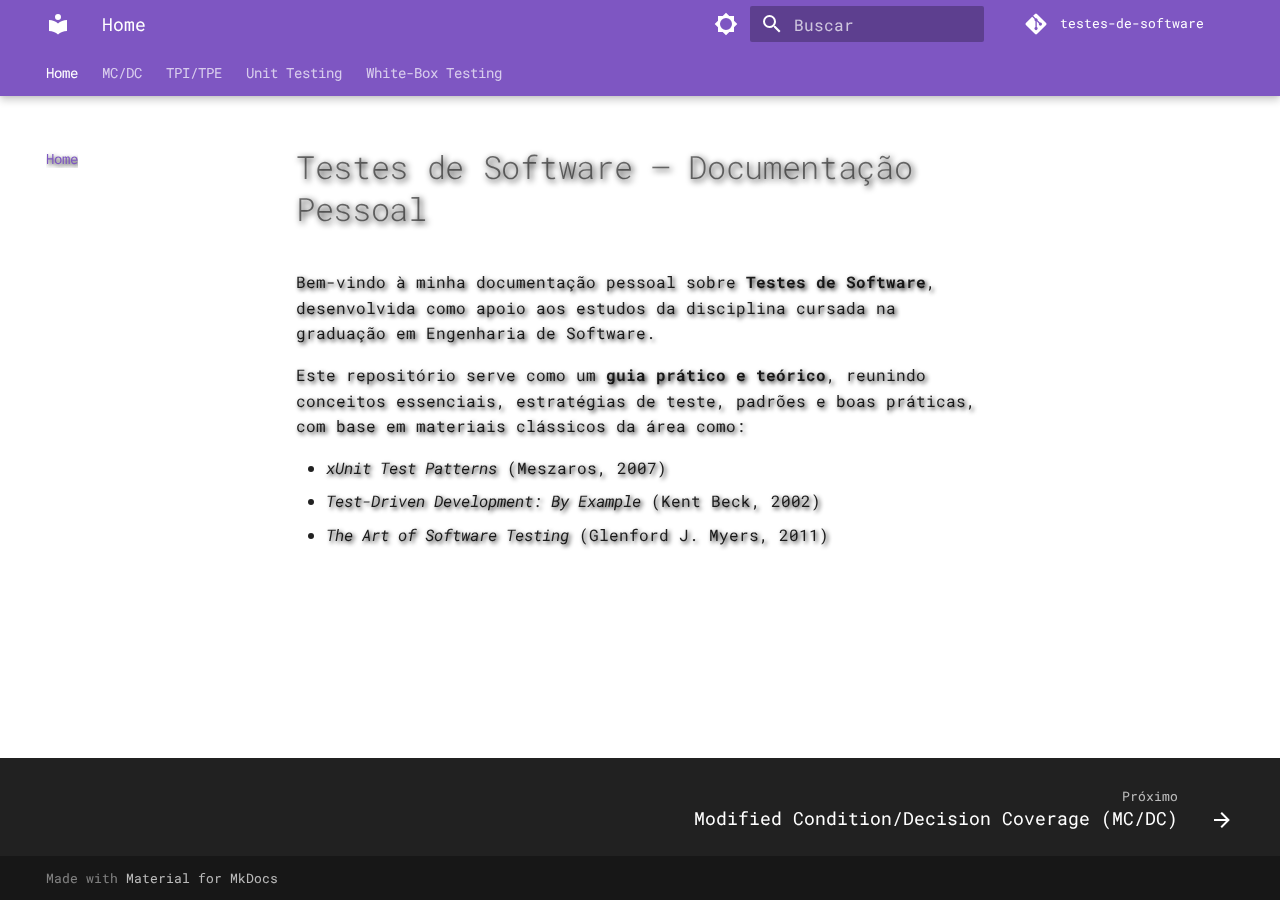
<file: index.html>
<!doctype html>
<html lang="pt" class="no-js">
  <head>
    
      <meta charset="utf-8">
      <meta name="viewport" content="width=device-width,initial-scale=1">
      
      
      
      
      
        <link rel="next" href="aae3/mc_dc/">
      
      
      <link rel="icon" href="assets/images/favicon.png">
      <meta name="generator" content="mkdocs-1.6.1, mkdocs-material-9.6.14">
    
    
      
        <title>Testes de Software</title>
      
    
    
      <link rel="stylesheet" href="assets/stylesheets/main.342714a4.min.css">
      
        
        <link rel="stylesheet" href="assets/stylesheets/palette.06af60db.min.css">
      
      


    
    
      
    
    
      
        
        
        <link rel="preconnect" href="https://fonts.gstatic.com" crossorigin>
        <link rel="stylesheet" href="https://fonts.googleapis.com/css?family=Roboto+Mono:300,300i,400,400i,700,700i%7CRoboto+Mono:400,400i,700,700i&display=fallback">
        <style>:root{--md-text-font:"Roboto Mono";--md-code-font:"Roboto Mono"}</style>
      
    
    
      <link rel="stylesheet" href="css/custom.css">
    
    <script>__md_scope=new URL(".",location),__md_hash=e=>[...e].reduce(((e,_)=>(e<<5)-e+_.charCodeAt(0)),0),__md_get=(e,_=localStorage,t=__md_scope)=>JSON.parse(_.getItem(t.pathname+"."+e)),__md_set=(e,_,t=localStorage,a=__md_scope)=>{try{t.setItem(a.pathname+"."+e,JSON.stringify(_))}catch(e){}}</script>
    
      

    
    
    
  </head>
  
  
    
    
      
    
    
    
    
    <body dir="ltr" data-md-color-scheme="default" data-md-color-primary="deep-purple" data-md-color-accent="deep-orange">
  
    
    <input class="md-toggle" data-md-toggle="drawer" type="checkbox" id="__drawer" autocomplete="off">
    <input class="md-toggle" data-md-toggle="search" type="checkbox" id="__search" autocomplete="off">
    <label class="md-overlay" for="__drawer"></label>
    <div data-md-component="skip">
      
        
        <a href="#testes-de-software-documentacao-pessoal" class="md-skip">
          Pular para conteúdo
        </a>
      
    </div>
    <div data-md-component="announce">
      
    </div>
    
    
      

  

<header class="md-header md-header--shadow md-header--lifted" data-md-component="header">
  <nav class="md-header__inner md-grid" aria-label="Cabeçalho">
    <a href="." title="Testes de Software" class="md-header__button md-logo" aria-label="Testes de Software" data-md-component="logo">
      
  
  <svg xmlns="http://www.w3.org/2000/svg" viewBox="0 0 24 24"><path d="M12 8a3 3 0 0 0 3-3 3 3 0 0 0-3-3 3 3 0 0 0-3 3 3 3 0 0 0 3 3m0 3.54C9.64 9.35 6.5 8 3 8v11c3.5 0 6.64 1.35 9 3.54 2.36-2.19 5.5-3.54 9-3.54V8c-3.5 0-6.64 1.35-9 3.54"/></svg>

    </a>
    <label class="md-header__button md-icon" for="__drawer">
      
      <svg xmlns="http://www.w3.org/2000/svg" viewBox="0 0 24 24"><path d="M3 6h18v2H3zm0 5h18v2H3zm0 5h18v2H3z"/></svg>
    </label>
    <div class="md-header__title" data-md-component="header-title">
      <div class="md-header__ellipsis">
        <div class="md-header__topic">
          <span class="md-ellipsis">
            Testes de Software
          </span>
        </div>
        <div class="md-header__topic" data-md-component="header-topic">
          <span class="md-ellipsis">
            
              Home
            
          </span>
        </div>
      </div>
    </div>
    
      
        <form class="md-header__option" data-md-component="palette">
  
    
    
    
    <input class="md-option" data-md-color-media="" data-md-color-scheme="default" data-md-color-primary="deep-purple" data-md-color-accent="deep-orange"  aria-label="Switch to dark mode"  type="radio" name="__palette" id="__palette_0">
    
      <label class="md-header__button md-icon" title="Switch to dark mode" for="__palette_1" hidden>
        <svg xmlns="http://www.w3.org/2000/svg" viewBox="0 0 24 24"><path d="M12 18a6 6 0 0 1-6-6 6 6 0 0 1 6-6 6 6 0 0 1 6 6 6 6 0 0 1-6 6m8-2.69L23.31 12 20 8.69V4h-4.69L12 .69 8.69 4H4v4.69L.69 12 4 15.31V20h4.69L12 23.31 15.31 20H20z"/></svg>
      </label>
    
  
    
    
    
    <input class="md-option" data-md-color-media="" data-md-color-scheme="slate" data-md-color-primary="deep-purple" data-md-color-accent="deep-orange"  aria-label="Switch to light mode"  type="radio" name="__palette" id="__palette_1">
    
      <label class="md-header__button md-icon" title="Switch to light mode" for="__palette_0" hidden>
        <svg xmlns="http://www.w3.org/2000/svg" viewBox="0 0 24 24"><path d="M10 2c-1.82 0-3.53.5-5 1.35C8 5.08 10 8.3 10 12s-2 6.92-5 8.65C6.47 21.5 8.18 22 10 22a10 10 0 0 0 10-10A10 10 0 0 0 10 2"/></svg>
      </label>
    
  
</form>
      
    
    
      <script>var palette=__md_get("__palette");if(palette&&palette.color){if("(prefers-color-scheme)"===palette.color.media){var media=matchMedia("(prefers-color-scheme: light)"),input=document.querySelector(media.matches?"[data-md-color-media='(prefers-color-scheme: light)']":"[data-md-color-media='(prefers-color-scheme: dark)']");palette.color.media=input.getAttribute("data-md-color-media"),palette.color.scheme=input.getAttribute("data-md-color-scheme"),palette.color.primary=input.getAttribute("data-md-color-primary"),palette.color.accent=input.getAttribute("data-md-color-accent")}for(var[key,value]of Object.entries(palette.color))document.body.setAttribute("data-md-color-"+key,value)}</script>
    
    
    
      
      
        <label class="md-header__button md-icon" for="__search">
          
          <svg xmlns="http://www.w3.org/2000/svg" viewBox="0 0 24 24"><path d="M9.5 3A6.5 6.5 0 0 1 16 9.5c0 1.61-.59 3.09-1.56 4.23l.27.27h.79l5 5-1.5 1.5-5-5v-.79l-.27-.27A6.52 6.52 0 0 1 9.5 16 6.5 6.5 0 0 1 3 9.5 6.5 6.5 0 0 1 9.5 3m0 2C7 5 5 7 5 9.5S7 14 9.5 14 14 12 14 9.5 12 5 9.5 5"/></svg>
        </label>
        <div class="md-search" data-md-component="search" role="dialog">
  <label class="md-search__overlay" for="__search"></label>
  <div class="md-search__inner" role="search">
    <form class="md-search__form" name="search">
      <input type="text" class="md-search__input" name="query" aria-label="Buscar" placeholder="Buscar" autocapitalize="off" autocorrect="off" autocomplete="off" spellcheck="false" data-md-component="search-query" required>
      <label class="md-search__icon md-icon" for="__search">
        
        <svg xmlns="http://www.w3.org/2000/svg" viewBox="0 0 24 24"><path d="M9.5 3A6.5 6.5 0 0 1 16 9.5c0 1.61-.59 3.09-1.56 4.23l.27.27h.79l5 5-1.5 1.5-5-5v-.79l-.27-.27A6.52 6.52 0 0 1 9.5 16 6.5 6.5 0 0 1 3 9.5 6.5 6.5 0 0 1 9.5 3m0 2C7 5 5 7 5 9.5S7 14 9.5 14 14 12 14 9.5 12 5 9.5 5"/></svg>
        
        <svg xmlns="http://www.w3.org/2000/svg" viewBox="0 0 24 24"><path d="M20 11v2H8l5.5 5.5-1.42 1.42L4.16 12l7.92-7.92L13.5 5.5 8 11z"/></svg>
      </label>
      <nav class="md-search__options" aria-label="Pesquisar">
        
        <button type="reset" class="md-search__icon md-icon" title="Limpar" aria-label="Limpar" tabindex="-1">
          
          <svg xmlns="http://www.w3.org/2000/svg" viewBox="0 0 24 24"><path d="M19 6.41 17.59 5 12 10.59 6.41 5 5 6.41 10.59 12 5 17.59 6.41 19 12 13.41 17.59 19 19 17.59 13.41 12z"/></svg>
        </button>
      </nav>
      
        <div class="md-search__suggest" data-md-component="search-suggest"></div>
      
    </form>
    <div class="md-search__output">
      <div class="md-search__scrollwrap" tabindex="0" data-md-scrollfix>
        <div class="md-search-result" data-md-component="search-result">
          <div class="md-search-result__meta">
            Inicializando busca
          </div>
          <ol class="md-search-result__list" role="presentation"></ol>
        </div>
      </div>
    </div>
  </div>
</div>
      
    
    
      <div class="md-header__source">
        <a href="https://github.com/arthurrochamoreira/Testes-de-Software" title="Ir para repositório" class="md-source" data-md-component="source">
  <div class="md-source__icon md-icon">
    
    <svg xmlns="http://www.w3.org/2000/svg" viewBox="0 0 448 512"><!--! Font Awesome Free 6.7.2 by @fontawesome - https://fontawesome.com License - https://fontawesome.com/license/free (Icons: CC BY 4.0, Fonts: SIL OFL 1.1, Code: MIT License) Copyright 2024 Fonticons, Inc.--><path d="M439.55 236.05 244 40.45a28.87 28.87 0 0 0-40.81 0l-40.66 40.63 51.52 51.52c27.06-9.14 52.68 16.77 43.39 43.68l49.66 49.66c34.23-11.8 61.18 31 35.47 56.69-26.49 26.49-70.21-2.87-56-37.34L240.22 199v121.85c25.3 12.54 22.26 41.85 9.08 55a34.34 34.34 0 0 1-48.55 0c-17.57-17.6-11.07-46.91 11.25-56v-123c-20.8-8.51-24.6-30.74-18.64-45L142.57 101 8.45 235.14a28.86 28.86 0 0 0 0 40.81l195.61 195.6a28.86 28.86 0 0 0 40.8 0l194.69-194.69a28.86 28.86 0 0 0 0-40.81"/></svg>
  </div>
  <div class="md-source__repository">
    testes-de-software
  </div>
</a>
      </div>
    
  </nav>
  
    
      
<nav class="md-tabs" aria-label="Abas" data-md-component="tabs">
  <div class="md-grid">
    <ul class="md-tabs__list">
      
        
  
  
  
    
  
  
    <li class="md-tabs__item md-tabs__item--active">
      <a href="." class="md-tabs__link">
        
  
  
    
  
  Home

      </a>
    </li>
  

      
        
  
  
  
  
    
    
      <li class="md-tabs__item">
        <a href="aae3/mc_dc/" class="md-tabs__link">
          
  
  
  MC/DC

        </a>
      </li>
    
  

      
        
  
  
  
  
    
    
      <li class="md-tabs__item">
        <a href="tpi_tpe/tpi3_tpe3/" class="md-tabs__link">
          
  
  
  TPI/TPE

        </a>
      </li>
    
  

      
        
  
  
  
  
    
    
      <li class="md-tabs__item">
        <a href="aae3/unit_test/" class="md-tabs__link">
          
  
  
  Unit Testing

        </a>
      </li>
    
  

      
        
  
  
  
  
    
    
      <li class="md-tabs__item">
        <a href="aae3/white_box_test/" class="md-tabs__link">
          
  
  
  White-Box Testing

        </a>
      </li>
    
  

      
    </ul>
  </div>
</nav>
    
  
</header>
    
    <div class="md-container" data-md-component="container">
      
      
        
      
      <main class="md-main" data-md-component="main">
        <div class="md-main__inner md-grid">
          
            
              
              <div class="md-sidebar md-sidebar--primary" data-md-component="sidebar" data-md-type="navigation" >
                <div class="md-sidebar__scrollwrap">
                  <div class="md-sidebar__inner">
                    


  


<nav class="md-nav md-nav--primary md-nav--lifted" aria-label="Navegação" data-md-level="0">
  <label class="md-nav__title" for="__drawer">
    <a href="." title="Testes de Software" class="md-nav__button md-logo" aria-label="Testes de Software" data-md-component="logo">
      
  
  <svg xmlns="http://www.w3.org/2000/svg" viewBox="0 0 24 24"><path d="M12 8a3 3 0 0 0 3-3 3 3 0 0 0-3-3 3 3 0 0 0-3 3 3 3 0 0 0 3 3m0 3.54C9.64 9.35 6.5 8 3 8v11c3.5 0 6.64 1.35 9 3.54 2.36-2.19 5.5-3.54 9-3.54V8c-3.5 0-6.64 1.35-9 3.54"/></svg>

    </a>
    Testes de Software
  </label>
  
    <div class="md-nav__source">
      <a href="https://github.com/arthurrochamoreira/Testes-de-Software" title="Ir para repositório" class="md-source" data-md-component="source">
  <div class="md-source__icon md-icon">
    
    <svg xmlns="http://www.w3.org/2000/svg" viewBox="0 0 448 512"><!--! Font Awesome Free 6.7.2 by @fontawesome - https://fontawesome.com License - https://fontawesome.com/license/free (Icons: CC BY 4.0, Fonts: SIL OFL 1.1, Code: MIT License) Copyright 2024 Fonticons, Inc.--><path d="M439.55 236.05 244 40.45a28.87 28.87 0 0 0-40.81 0l-40.66 40.63 51.52 51.52c27.06-9.14 52.68 16.77 43.39 43.68l49.66 49.66c34.23-11.8 61.18 31 35.47 56.69-26.49 26.49-70.21-2.87-56-37.34L240.22 199v121.85c25.3 12.54 22.26 41.85 9.08 55a34.34 34.34 0 0 1-48.55 0c-17.57-17.6-11.07-46.91 11.25-56v-123c-20.8-8.51-24.6-30.74-18.64-45L142.57 101 8.45 235.14a28.86 28.86 0 0 0 0 40.81l195.61 195.6a28.86 28.86 0 0 0 40.8 0l194.69-194.69a28.86 28.86 0 0 0 0-40.81"/></svg>
  </div>
  <div class="md-source__repository">
    testes-de-software
  </div>
</a>
    </div>
  
  <ul class="md-nav__list" data-md-scrollfix>
    
      
      
  
  
    
  
  
  
    <li class="md-nav__item md-nav__item--active">
      
      <input class="md-nav__toggle md-toggle" type="checkbox" id="__toc">
      
      
        
      
      
      <a href="." class="md-nav__link md-nav__link--active">
        
  
  
  <span class="md-ellipsis">
    Home
    
  </span>
  

      </a>
      
    </li>
  

    
      
      
  
  
  
  
    
    
    
    
      
      
        
      
    
    
    <li class="md-nav__item md-nav__item--nested">
      
        
        
        <input class="md-nav__toggle md-toggle " type="checkbox" id="__nav_2" >
        
          
          <label class="md-nav__link" for="__nav_2" id="__nav_2_label" tabindex="0">
            
  
  
  <span class="md-ellipsis">
    MC/DC
    
  </span>
  

            <span class="md-nav__icon md-icon"></span>
          </label>
        
        <nav class="md-nav" data-md-level="1" aria-labelledby="__nav_2_label" aria-expanded="false">
          <label class="md-nav__title" for="__nav_2">
            <span class="md-nav__icon md-icon"></span>
            MC/DC
          </label>
          <ul class="md-nav__list" data-md-scrollfix>
            
              
                
  
  
  
  
    <li class="md-nav__item">
      <a href="aae3/mc_dc/" class="md-nav__link">
        
  
  
  <span class="md-ellipsis">
    Modified Condition/Decision Coverage (MC/DC)
    
  </span>
  

      </a>
    </li>
  

              
            
          </ul>
        </nav>
      
    </li>
  

    
      
      
  
  
  
  
    
    
    
    
      
      
        
      
    
    
    <li class="md-nav__item md-nav__item--nested">
      
        
        
        <input class="md-nav__toggle md-toggle " type="checkbox" id="__nav_3" >
        
          
          <label class="md-nav__link" for="__nav_3" id="__nav_3_label" tabindex="0">
            
  
  
  <span class="md-ellipsis">
    TPI/TPE
    
  </span>
  

            <span class="md-nav__icon md-icon"></span>
          </label>
        
        <nav class="md-nav" data-md-level="1" aria-labelledby="__nav_3_label" aria-expanded="false">
          <label class="md-nav__title" for="__nav_3">
            <span class="md-nav__icon md-icon"></span>
            TPI/TPE
          </label>
          <ul class="md-nav__list" data-md-scrollfix>
            
              
                
  
  
  
  
    <li class="md-nav__item">
      <a href="tpi_tpe/tpi3_tpe3/" class="md-nav__link">
        
  
  
  <span class="md-ellipsis">
    TPI/TPE(3)
    
  </span>
  

      </a>
    </li>
  

              
            
              
                
  
  
  
  
    <li class="md-nav__item">
      <a href="tpi_tpe/tpi4_tpe4/" class="md-nav__link">
        
  
  
  <span class="md-ellipsis">
    TPI/TPE(4)
    
  </span>
  

      </a>
    </li>
  

              
            
          </ul>
        </nav>
      
    </li>
  

    
      
      
  
  
  
  
    
    
    
    
      
      
        
      
    
    
    <li class="md-nav__item md-nav__item--nested">
      
        
        
        <input class="md-nav__toggle md-toggle " type="checkbox" id="__nav_4" >
        
          
          <label class="md-nav__link" for="__nav_4" id="__nav_4_label" tabindex="0">
            
  
  
  <span class="md-ellipsis">
    Unit Testing
    
  </span>
  

            <span class="md-nav__icon md-icon"></span>
          </label>
        
        <nav class="md-nav" data-md-level="1" aria-labelledby="__nav_4_label" aria-expanded="false">
          <label class="md-nav__title" for="__nav_4">
            <span class="md-nav__icon md-icon"></span>
            Unit Testing
          </label>
          <ul class="md-nav__list" data-md-scrollfix>
            
              
                
  
  
  
  
    <li class="md-nav__item">
      <a href="aae3/unit_test/" class="md-nav__link">
        
  
  
  <span class="md-ellipsis">
    Teste de Unidade
    
  </span>
  

      </a>
    </li>
  

              
            
          </ul>
        </nav>
      
    </li>
  

    
      
      
  
  
  
  
    
    
    
    
      
      
        
      
    
    
    <li class="md-nav__item md-nav__item--nested">
      
        
        
        <input class="md-nav__toggle md-toggle " type="checkbox" id="__nav_5" >
        
          
          <label class="md-nav__link" for="__nav_5" id="__nav_5_label" tabindex="0">
            
  
  
  <span class="md-ellipsis">
    White-Box Testing
    
  </span>
  

            <span class="md-nav__icon md-icon"></span>
          </label>
        
        <nav class="md-nav" data-md-level="1" aria-labelledby="__nav_5_label" aria-expanded="false">
          <label class="md-nav__title" for="__nav_5">
            <span class="md-nav__icon md-icon"></span>
            White-Box Testing
          </label>
          <ul class="md-nav__list" data-md-scrollfix>
            
              
                
  
  
  
  
    <li class="md-nav__item">
      <a href="aae3/white_box_test/" class="md-nav__link">
        
  
  
  <span class="md-ellipsis">
    Teste Caixa Branca
    
  </span>
  

      </a>
    </li>
  

              
            
          </ul>
        </nav>
      
    </li>
  

    
  </ul>
</nav>
                  </div>
                </div>
              </div>
            
            
              
              <div class="md-sidebar md-sidebar--secondary" data-md-component="sidebar" data-md-type="toc" >
                <div class="md-sidebar__scrollwrap">
                  <div class="md-sidebar__inner">
                    

<nav class="md-nav md-nav--secondary" aria-label="Índice">
  
  
  
    
  
  
</nav>
                  </div>
                </div>
              </div>
            
          
          
            <div class="md-content" data-md-component="content">
              <article class="md-content__inner md-typeset">
                
                  


  
  


<h1 id="testes-de-software-documentacao-pessoal">Testes de Software — Documentação Pessoal</h1>
<div class="gradient-bg">
  <svg xmlns="http://www.w3.org/2000/svg" version="1.1">
    <defs>
      <filter id="goo">
        <feGaussianBlur in="SourceGraphic" stdDeviation="10" result="blur" />
        <feColorMatrix in="blur" mode="matrix"
          values="1 0 0 0 0  0 1 0 0 0  0 0 1 0 0  0 0 0 18 -7" result="goo" />
        <feBlend in="SourceGraphic" in2="goo" />
      </filter>
    </defs>
  </svg>
  <div class="gradients-container">
    <div class="g1"></div>
    <div class="g2"></div>
    <div class="g3"></div>
    <div class="g4"></div>
    <div class="g5"></div>
    <div class="interactive"></div>
  </div>
</div>

<p>Bem-vindo à minha documentação pessoal sobre <strong>Testes de Software</strong>, desenvolvida como apoio aos estudos da disciplina cursada na graduação em Engenharia de Software.</p>
<p>Este repositório serve como um <strong>guia prático e teórico</strong>, reunindo conceitos essenciais, estratégias de teste, padrões e boas práticas, com base em materiais clássicos da área como:</p>
<ul>
<li><em>xUnit Test Patterns</em> (Meszaros, 2007)</li>
<li><em>Test-Driven Development: By Example</em> (Kent Beck, 2002)</li>
<li><em>The Art of Software Testing</em> (Glenford J. Myers, 2011)</li>
</ul>












                
              </article>
            </div>
          
          
<script>var target=document.getElementById(location.hash.slice(1));target&&target.name&&(target.checked=target.name.startsWith("__tabbed_"))</script>
        </div>
        
          <button type="button" class="md-top md-icon" data-md-component="top" hidden>
  
  <svg xmlns="http://www.w3.org/2000/svg" viewBox="0 0 24 24"><path d="M13 20h-2V8l-5.5 5.5-1.42-1.42L12 4.16l7.92 7.92-1.42 1.42L13 8z"/></svg>
  Voltar para o topo
</button>
        
      </main>
      
        <footer class="md-footer">
  
    
      
      <nav class="md-footer__inner md-grid" aria-label="Rodapé" >
        
        
          
          <a href="aae3/mc_dc/" class="md-footer__link md-footer__link--next" aria-label="Próximo: Modified Condition/Decision Coverage (MC/DC)">
            <div class="md-footer__title">
              <span class="md-footer__direction">
                Próximo
              </span>
              <div class="md-ellipsis">
                Modified Condition/Decision Coverage (MC/DC)
              </div>
            </div>
            <div class="md-footer__button md-icon">
              
              <svg xmlns="http://www.w3.org/2000/svg" viewBox="0 0 24 24"><path d="M4 11v2h12l-5.5 5.5 1.42 1.42L19.84 12l-7.92-7.92L10.5 5.5 16 11z"/></svg>
            </div>
          </a>
        
      </nav>
    
  
  <div class="md-footer-meta md-typeset">
    <div class="md-footer-meta__inner md-grid">
      <div class="md-copyright">
  
  
    Made with
    <a href="https://squidfunk.github.io/mkdocs-material/" target="_blank" rel="noopener">
      Material for MkDocs
    </a>
  
</div>
      
    </div>
  </div>
</footer>
      
    </div>
    <div class="md-dialog" data-md-component="dialog">
      <div class="md-dialog__inner md-typeset"></div>
    </div>
    
    
    
      
      <script id="__config" type="application/json">{"base": ".", "features": ["navigation.instant", "navigation.tracking", "navigation.tabs", "navigation.tabs.sticky", "navigation.top", "navigation.footer", "navigation.sections", "navigation.index", "search.suggest", "search.highlight", "content.code.annotate", "content.code.copy", "header.autohide", "announce.dismiss"], "search": "assets/javascripts/workers/search.d50fe291.min.js", "tags": null, "translations": {"clipboard.copied": "Copiado para \u00e1rea de transfer\u00eancia", "clipboard.copy": "Copiar para \u00e1rea de transfer\u00eancia", "search.result.more.one": "mais 1 nesta p\u00e1gina", "search.result.more.other": "# mais nesta p\u00e1gina", "search.result.none": "Nenhum documento encontrado", "search.result.one": "1 documento encontrado", "search.result.other": "# documentos encontrados", "search.result.placeholder": "Digite para iniciar a busca", "search.result.term.missing": "Ausente", "select.version": "Selecione a vers\u00e3o"}, "version": null}</script>
    
    
      <script src="assets/javascripts/bundle.13a4f30d.min.js"></script>
      
    
  </body>
</html>
</file>
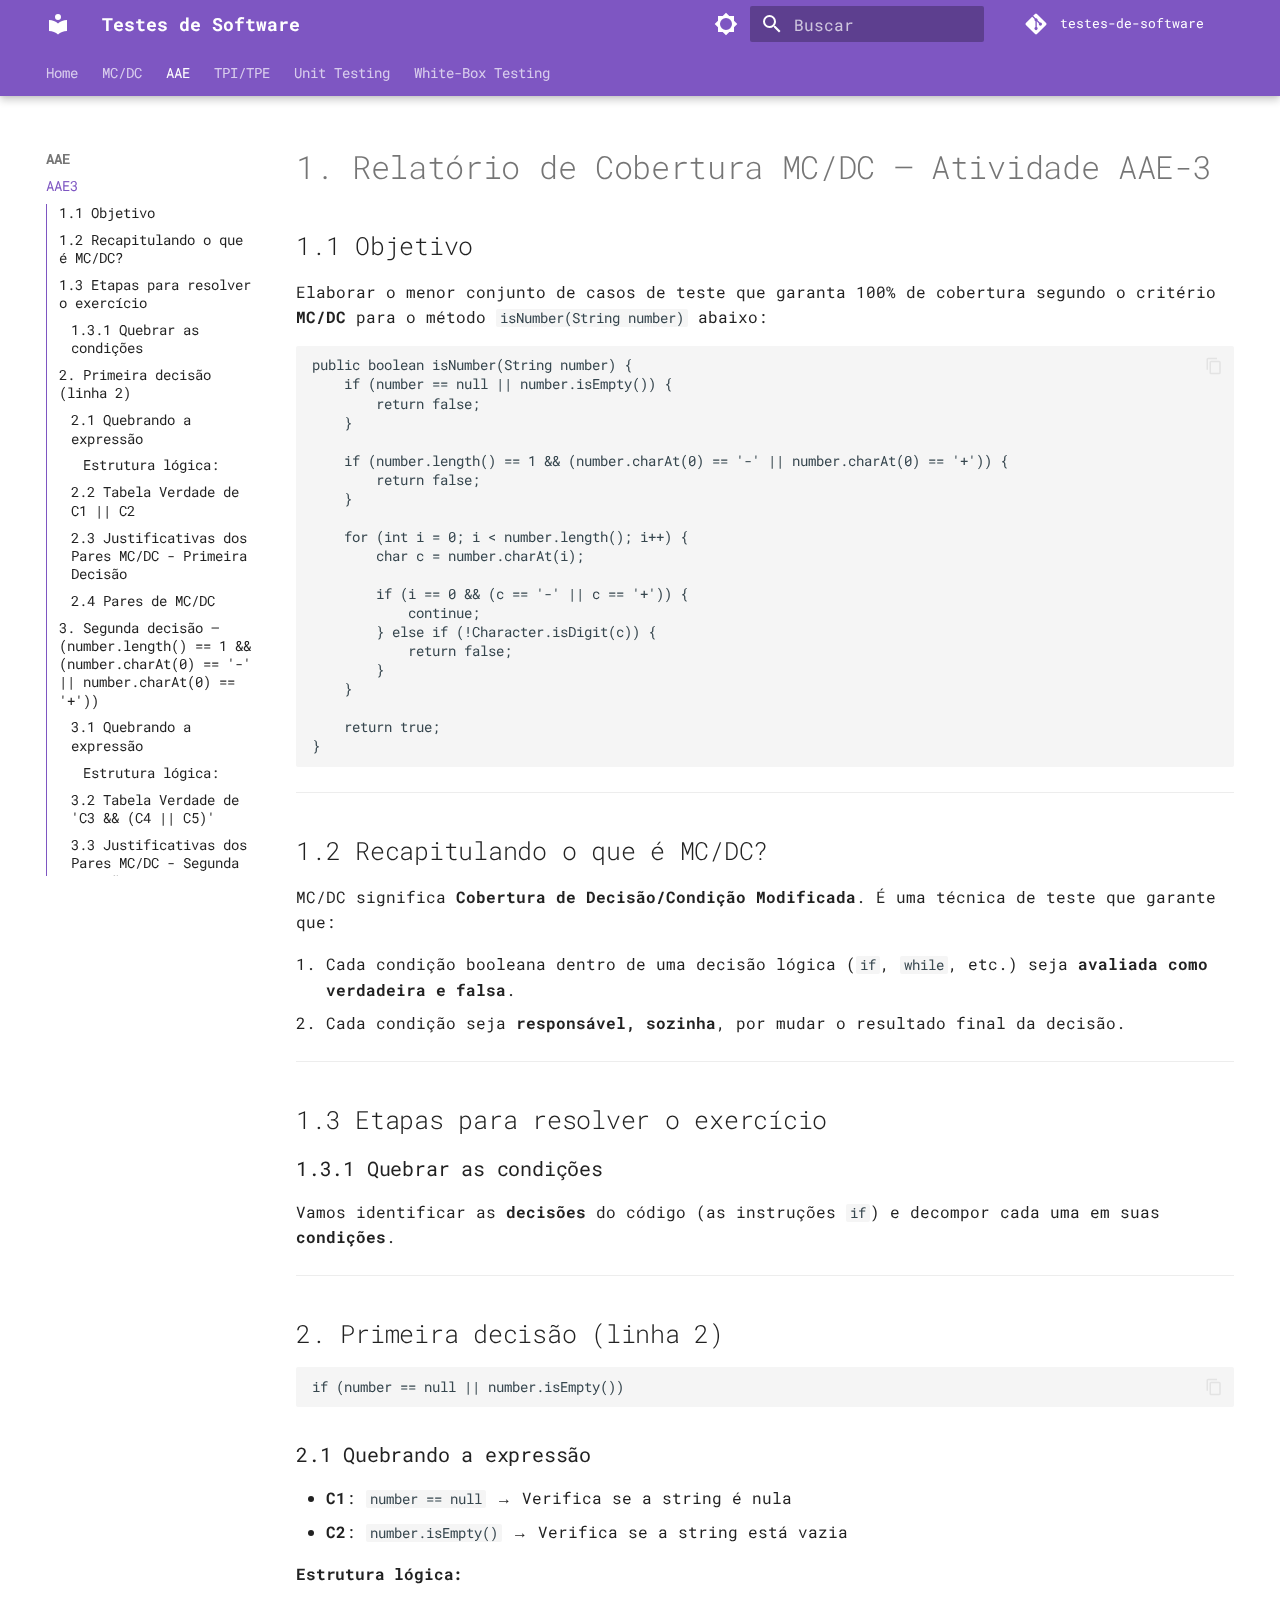
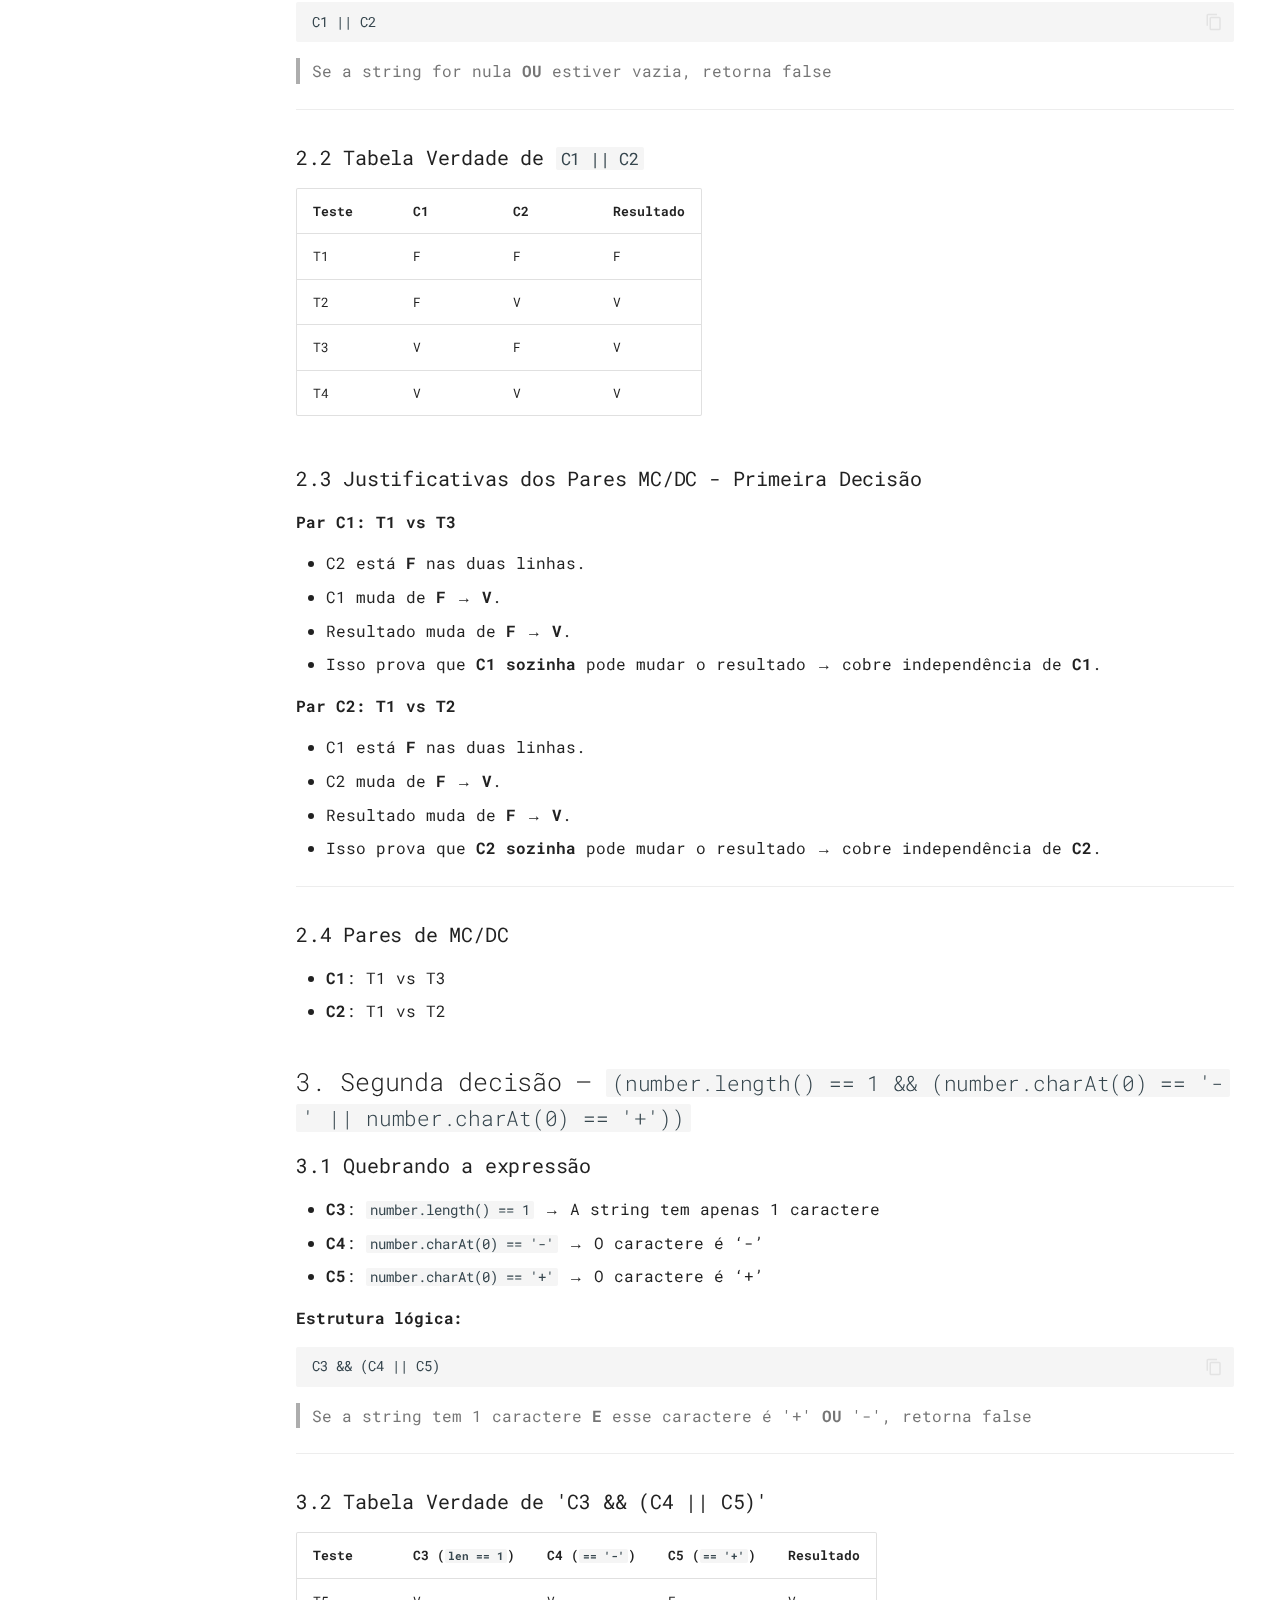
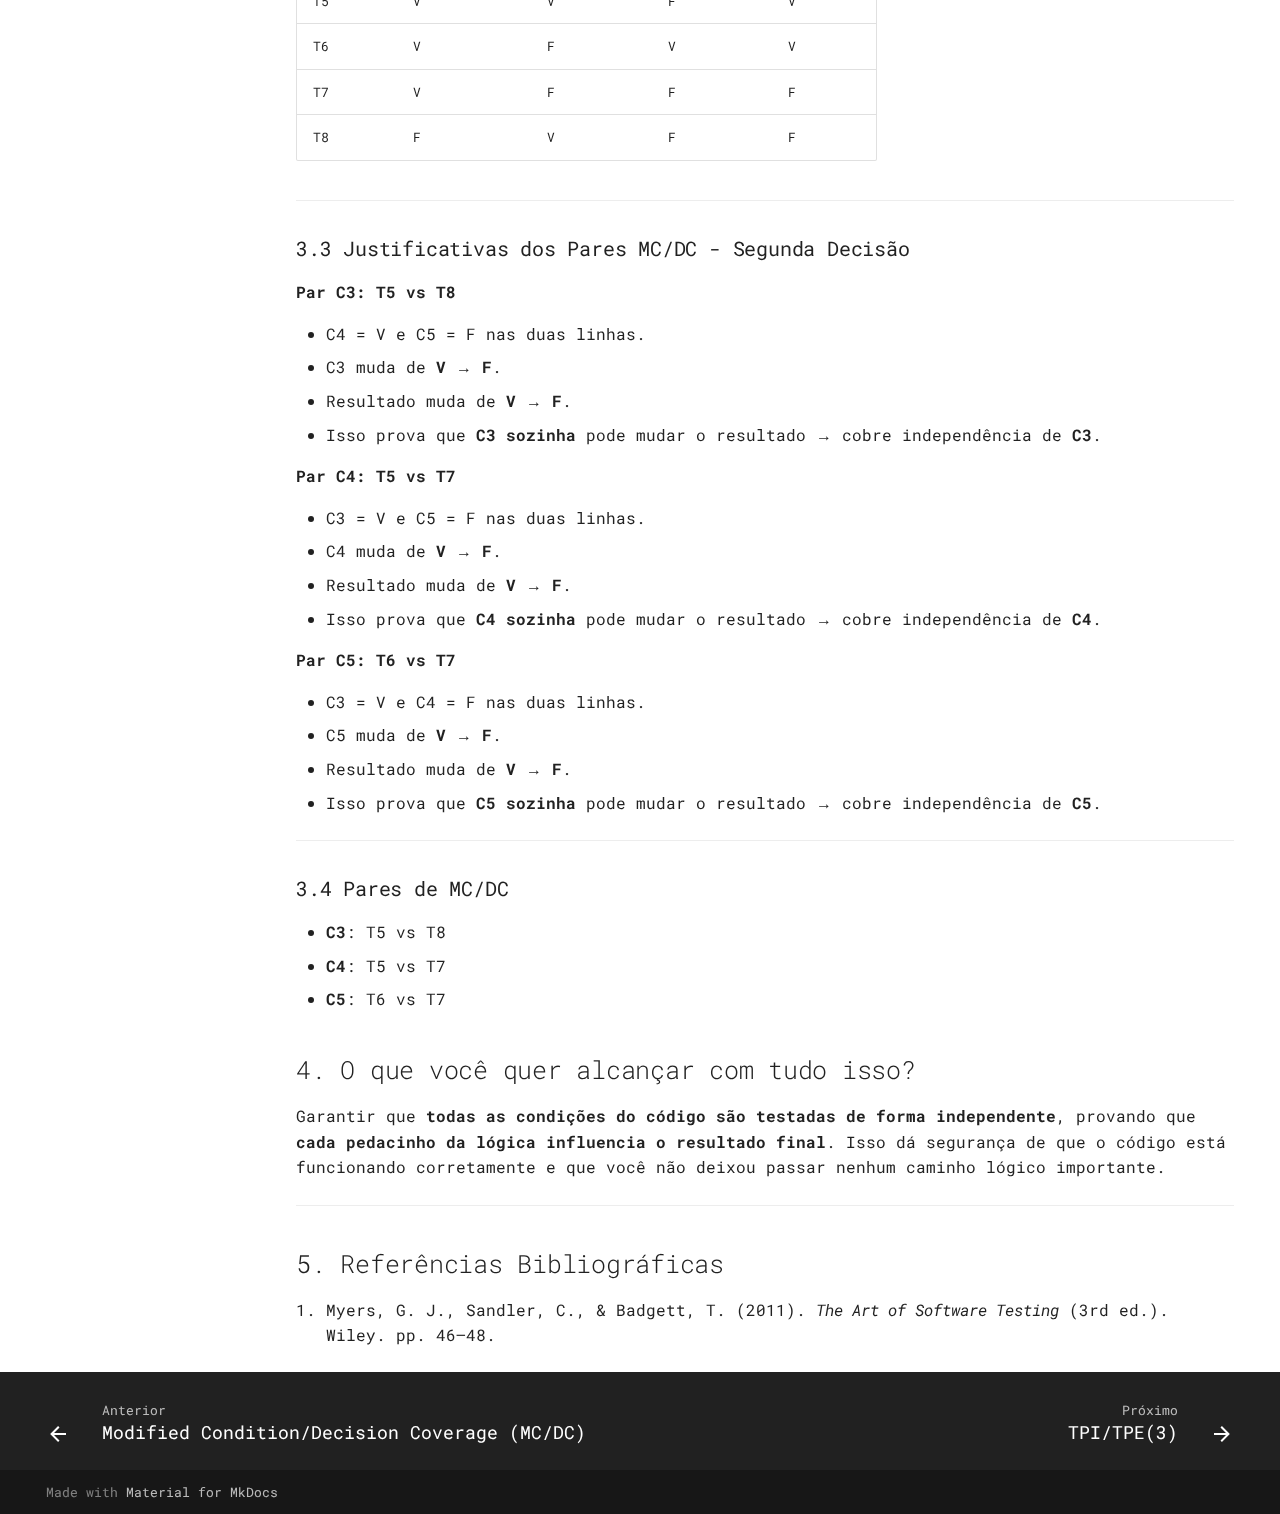
<file: aae3/aae3/index.html>
<!doctype html>
<html lang="pt" class="no-js">
  <head>
    
      <meta charset="utf-8">
      <meta name="viewport" content="width=device-width,initial-scale=1">
      
      
      
      
        <link rel="prev" href="../mc_dc/">
      
      
        <link rel="next" href="../../tpi_tpe/tpi3_tpe3/">
      
      
      <link rel="icon" href="../../assets/images/favicon.png">
      <meta name="generator" content="mkdocs-1.6.1, mkdocs-material-9.6.14">
    
    
      
        <title>AAE3 - Testes de Software</title>
      
    
    
      <link rel="stylesheet" href="../../assets/stylesheets/main.342714a4.min.css">
      
        
        <link rel="stylesheet" href="../../assets/stylesheets/palette.06af60db.min.css">
      
      


    
    
      
    
    
      
        
        
        <link rel="preconnect" href="https://fonts.gstatic.com" crossorigin>
        <link rel="stylesheet" href="https://fonts.googleapis.com/css?family=Roboto+Mono:300,300i,400,400i,700,700i%7CRoboto+Mono:400,400i,700,700i&display=fallback">
        <style>:root{--md-text-font:"Roboto Mono";--md-code-font:"Roboto Mono"}</style>
      
    
    
    <script>__md_scope=new URL("../..",location),__md_hash=e=>[...e].reduce(((e,_)=>(e<<5)-e+_.charCodeAt(0)),0),__md_get=(e,_=localStorage,t=__md_scope)=>JSON.parse(_.getItem(t.pathname+"."+e)),__md_set=(e,_,t=localStorage,a=__md_scope)=>{try{t.setItem(a.pathname+"."+e,JSON.stringify(_))}catch(e){}}</script>
    
      

    
    
    
  </head>
  
  
    
    
      
    
    
    
    
    <body dir="ltr" data-md-color-scheme="default" data-md-color-primary="deep-purple" data-md-color-accent="deep-orange">
  
    
    <input class="md-toggle" data-md-toggle="drawer" type="checkbox" id="__drawer" autocomplete="off">
    <input class="md-toggle" data-md-toggle="search" type="checkbox" id="__search" autocomplete="off">
    <label class="md-overlay" for="__drawer"></label>
    <div data-md-component="skip">
      
        
        <a href="#1-relatorio-de-cobertura-mcdc-atividade-aae-3" class="md-skip">
          Pular para conteúdo
        </a>
      
    </div>
    <div data-md-component="announce">
      
    </div>
    
    
      

  

<header class="md-header md-header--shadow md-header--lifted" data-md-component="header">
  <nav class="md-header__inner md-grid" aria-label="Cabeçalho">
    <a href="../.." title="Testes de Software" class="md-header__button md-logo" aria-label="Testes de Software" data-md-component="logo">
      
  
  <svg xmlns="http://www.w3.org/2000/svg" viewBox="0 0 24 24"><path d="M12 8a3 3 0 0 0 3-3 3 3 0 0 0-3-3 3 3 0 0 0-3 3 3 3 0 0 0 3 3m0 3.54C9.64 9.35 6.5 8 3 8v11c3.5 0 6.64 1.35 9 3.54 2.36-2.19 5.5-3.54 9-3.54V8c-3.5 0-6.64 1.35-9 3.54"/></svg>

    </a>
    <label class="md-header__button md-icon" for="__drawer">
      
      <svg xmlns="http://www.w3.org/2000/svg" viewBox="0 0 24 24"><path d="M3 6h18v2H3zm0 5h18v2H3zm0 5h18v2H3z"/></svg>
    </label>
    <div class="md-header__title" data-md-component="header-title">
      <div class="md-header__ellipsis">
        <div class="md-header__topic">
          <span class="md-ellipsis">
            Testes de Software
          </span>
        </div>
        <div class="md-header__topic" data-md-component="header-topic">
          <span class="md-ellipsis">
            
              AAE3
            
          </span>
        </div>
      </div>
    </div>
    
      
        <form class="md-header__option" data-md-component="palette">
  
    
    
    
    <input class="md-option" data-md-color-media="" data-md-color-scheme="default" data-md-color-primary="deep-purple" data-md-color-accent="deep-orange"  aria-label="Switch to dark mode"  type="radio" name="__palette" id="__palette_0">
    
      <label class="md-header__button md-icon" title="Switch to dark mode" for="__palette_1" hidden>
        <svg xmlns="http://www.w3.org/2000/svg" viewBox="0 0 24 24"><path d="M12 18a6 6 0 0 1-6-6 6 6 0 0 1 6-6 6 6 0 0 1 6 6 6 6 0 0 1-6 6m8-2.69L23.31 12 20 8.69V4h-4.69L12 .69 8.69 4H4v4.69L.69 12 4 15.31V20h4.69L12 23.31 15.31 20H20z"/></svg>
      </label>
    
  
    
    
    
    <input class="md-option" data-md-color-media="" data-md-color-scheme="slate" data-md-color-primary="deep-purple" data-md-color-accent="deep-orange"  aria-label="Switch to light mode"  type="radio" name="__palette" id="__palette_1">
    
      <label class="md-header__button md-icon" title="Switch to light mode" for="__palette_0" hidden>
        <svg xmlns="http://www.w3.org/2000/svg" viewBox="0 0 24 24"><path d="M10 2c-1.82 0-3.53.5-5 1.35C8 5.08 10 8.3 10 12s-2 6.92-5 8.65C6.47 21.5 8.18 22 10 22a10 10 0 0 0 10-10A10 10 0 0 0 10 2"/></svg>
      </label>
    
  
</form>
      
    
    
      <script>var palette=__md_get("__palette");if(palette&&palette.color){if("(prefers-color-scheme)"===palette.color.media){var media=matchMedia("(prefers-color-scheme: light)"),input=document.querySelector(media.matches?"[data-md-color-media='(prefers-color-scheme: light)']":"[data-md-color-media='(prefers-color-scheme: dark)']");palette.color.media=input.getAttribute("data-md-color-media"),palette.color.scheme=input.getAttribute("data-md-color-scheme"),palette.color.primary=input.getAttribute("data-md-color-primary"),palette.color.accent=input.getAttribute("data-md-color-accent")}for(var[key,value]of Object.entries(palette.color))document.body.setAttribute("data-md-color-"+key,value)}</script>
    
    
    
      
      
        <label class="md-header__button md-icon" for="__search">
          
          <svg xmlns="http://www.w3.org/2000/svg" viewBox="0 0 24 24"><path d="M9.5 3A6.5 6.5 0 0 1 16 9.5c0 1.61-.59 3.09-1.56 4.23l.27.27h.79l5 5-1.5 1.5-5-5v-.79l-.27-.27A6.52 6.52 0 0 1 9.5 16 6.5 6.5 0 0 1 3 9.5 6.5 6.5 0 0 1 9.5 3m0 2C7 5 5 7 5 9.5S7 14 9.5 14 14 12 14 9.5 12 5 9.5 5"/></svg>
        </label>
        <div class="md-search" data-md-component="search" role="dialog">
  <label class="md-search__overlay" for="__search"></label>
  <div class="md-search__inner" role="search">
    <form class="md-search__form" name="search">
      <input type="text" class="md-search__input" name="query" aria-label="Buscar" placeholder="Buscar" autocapitalize="off" autocorrect="off" autocomplete="off" spellcheck="false" data-md-component="search-query" required>
      <label class="md-search__icon md-icon" for="__search">
        
        <svg xmlns="http://www.w3.org/2000/svg" viewBox="0 0 24 24"><path d="M9.5 3A6.5 6.5 0 0 1 16 9.5c0 1.61-.59 3.09-1.56 4.23l.27.27h.79l5 5-1.5 1.5-5-5v-.79l-.27-.27A6.52 6.52 0 0 1 9.5 16 6.5 6.5 0 0 1 3 9.5 6.5 6.5 0 0 1 9.5 3m0 2C7 5 5 7 5 9.5S7 14 9.5 14 14 12 14 9.5 12 5 9.5 5"/></svg>
        
        <svg xmlns="http://www.w3.org/2000/svg" viewBox="0 0 24 24"><path d="M20 11v2H8l5.5 5.5-1.42 1.42L4.16 12l7.92-7.92L13.5 5.5 8 11z"/></svg>
      </label>
      <nav class="md-search__options" aria-label="Pesquisar">
        
        <button type="reset" class="md-search__icon md-icon" title="Limpar" aria-label="Limpar" tabindex="-1">
          
          <svg xmlns="http://www.w3.org/2000/svg" viewBox="0 0 24 24"><path d="M19 6.41 17.59 5 12 10.59 6.41 5 5 6.41 10.59 12 5 17.59 6.41 19 12 13.41 17.59 19 19 17.59 13.41 12z"/></svg>
        </button>
      </nav>
      
        <div class="md-search__suggest" data-md-component="search-suggest"></div>
      
    </form>
    <div class="md-search__output">
      <div class="md-search__scrollwrap" tabindex="0" data-md-scrollfix>
        <div class="md-search-result" data-md-component="search-result">
          <div class="md-search-result__meta">
            Inicializando busca
          </div>
          <ol class="md-search-result__list" role="presentation"></ol>
        </div>
      </div>
    </div>
  </div>
</div>
      
    
    
      <div class="md-header__source">
        <a href="https://github.com/arthurrochamoreira/Testes-de-Software" title="Ir para repositório" class="md-source" data-md-component="source">
  <div class="md-source__icon md-icon">
    
    <svg xmlns="http://www.w3.org/2000/svg" viewBox="0 0 448 512"><!--! Font Awesome Free 6.7.2 by @fontawesome - https://fontawesome.com License - https://fontawesome.com/license/free (Icons: CC BY 4.0, Fonts: SIL OFL 1.1, Code: MIT License) Copyright 2024 Fonticons, Inc.--><path d="M439.55 236.05 244 40.45a28.87 28.87 0 0 0-40.81 0l-40.66 40.63 51.52 51.52c27.06-9.14 52.68 16.77 43.39 43.68l49.66 49.66c34.23-11.8 61.18 31 35.47 56.69-26.49 26.49-70.21-2.87-56-37.34L240.22 199v121.85c25.3 12.54 22.26 41.85 9.08 55a34.34 34.34 0 0 1-48.55 0c-17.57-17.6-11.07-46.91 11.25-56v-123c-20.8-8.51-24.6-30.74-18.64-45L142.57 101 8.45 235.14a28.86 28.86 0 0 0 0 40.81l195.61 195.6a28.86 28.86 0 0 0 40.8 0l194.69-194.69a28.86 28.86 0 0 0 0-40.81"/></svg>
  </div>
  <div class="md-source__repository">
    testes-de-software
  </div>
</a>
      </div>
    
  </nav>
  
    
      
<nav class="md-tabs" aria-label="Abas" data-md-component="tabs">
  <div class="md-grid">
    <ul class="md-tabs__list">
      
        
  
  
  
  
    <li class="md-tabs__item">
      <a href="../.." class="md-tabs__link">
        
  
  
    
  
  Home

      </a>
    </li>
  

      
        
  
  
  
  
    
    
      <li class="md-tabs__item">
        <a href="../mc_dc/" class="md-tabs__link">
          
  
  
  MC/DC

        </a>
      </li>
    
  

      
        
  
  
  
    
  
  
    
    
      <li class="md-tabs__item md-tabs__item--active">
        <a href="./" class="md-tabs__link">
          
  
  
  AAE

        </a>
      </li>
    
  

      
        
  
  
  
  
    
    
      <li class="md-tabs__item">
        <a href="../../tpi_tpe/tpi3_tpe3/" class="md-tabs__link">
          
  
  
  TPI/TPE

        </a>
      </li>
    
  

      
        
  
  
  
  
    
    
      <li class="md-tabs__item">
        <a href="../unit_test/" class="md-tabs__link">
          
  
  
  Unit Testing

        </a>
      </li>
    
  

      
        
  
  
  
  
    
    
      <li class="md-tabs__item">
        <a href="../white_box_test/" class="md-tabs__link">
          
  
  
  White-Box Testing

        </a>
      </li>
    
  

      
    </ul>
  </div>
</nav>
    
  
</header>
    
    <div class="md-container" data-md-component="container">
      
      
        
      
      <main class="md-main" data-md-component="main">
        <div class="md-main__inner md-grid">
          
            
              
              <div class="md-sidebar md-sidebar--primary" data-md-component="sidebar" data-md-type="navigation" >
                <div class="md-sidebar__scrollwrap">
                  <div class="md-sidebar__inner">
                    


  


  

<nav class="md-nav md-nav--primary md-nav--lifted md-nav--integrated" aria-label="Navegação" data-md-level="0">
  <label class="md-nav__title" for="__drawer">
    <a href="../.." title="Testes de Software" class="md-nav__button md-logo" aria-label="Testes de Software" data-md-component="logo">
      
  
  <svg xmlns="http://www.w3.org/2000/svg" viewBox="0 0 24 24"><path d="M12 8a3 3 0 0 0 3-3 3 3 0 0 0-3-3 3 3 0 0 0-3 3 3 3 0 0 0 3 3m0 3.54C9.64 9.35 6.5 8 3 8v11c3.5 0 6.64 1.35 9 3.54 2.36-2.19 5.5-3.54 9-3.54V8c-3.5 0-6.64 1.35-9 3.54"/></svg>

    </a>
    Testes de Software
  </label>
  
    <div class="md-nav__source">
      <a href="https://github.com/arthurrochamoreira/Testes-de-Software" title="Ir para repositório" class="md-source" data-md-component="source">
  <div class="md-source__icon md-icon">
    
    <svg xmlns="http://www.w3.org/2000/svg" viewBox="0 0 448 512"><!--! Font Awesome Free 6.7.2 by @fontawesome - https://fontawesome.com License - https://fontawesome.com/license/free (Icons: CC BY 4.0, Fonts: SIL OFL 1.1, Code: MIT License) Copyright 2024 Fonticons, Inc.--><path d="M439.55 236.05 244 40.45a28.87 28.87 0 0 0-40.81 0l-40.66 40.63 51.52 51.52c27.06-9.14 52.68 16.77 43.39 43.68l49.66 49.66c34.23-11.8 61.18 31 35.47 56.69-26.49 26.49-70.21-2.87-56-37.34L240.22 199v121.85c25.3 12.54 22.26 41.85 9.08 55a34.34 34.34 0 0 1-48.55 0c-17.57-17.6-11.07-46.91 11.25-56v-123c-20.8-8.51-24.6-30.74-18.64-45L142.57 101 8.45 235.14a28.86 28.86 0 0 0 0 40.81l195.61 195.6a28.86 28.86 0 0 0 40.8 0l194.69-194.69a28.86 28.86 0 0 0 0-40.81"/></svg>
  </div>
  <div class="md-source__repository">
    testes-de-software
  </div>
</a>
    </div>
  
  <ul class="md-nav__list" data-md-scrollfix>
    
      
      
  
  
  
  
    <li class="md-nav__item">
      <a href="../.." class="md-nav__link">
        
  
  
  <span class="md-ellipsis">
    Home
    
  </span>
  

      </a>
    </li>
  

    
      
      
  
  
  
  
    
    
    
    
      
      
        
      
    
    
    <li class="md-nav__item md-nav__item--nested">
      
        
        
          
        
        <input class="md-nav__toggle md-toggle md-toggle--indeterminate" type="checkbox" id="__nav_2" >
        
          
          <label class="md-nav__link" for="__nav_2" id="__nav_2_label" tabindex="0">
            
  
  
  <span class="md-ellipsis">
    MC/DC
    
  </span>
  

            <span class="md-nav__icon md-icon"></span>
          </label>
        
        <nav class="md-nav" data-md-level="1" aria-labelledby="__nav_2_label" aria-expanded="false">
          <label class="md-nav__title" for="__nav_2">
            <span class="md-nav__icon md-icon"></span>
            MC/DC
          </label>
          <ul class="md-nav__list" data-md-scrollfix>
            
              
                
  
  
  
  
    <li class="md-nav__item">
      <a href="../mc_dc/" class="md-nav__link">
        
  
  
  <span class="md-ellipsis">
    Modified Condition/Decision Coverage (MC/DC)
    
  </span>
  

      </a>
    </li>
  

              
            
          </ul>
        </nav>
      
    </li>
  

    
      
      
  
  
    
  
  
  
    
    
    
    
      
        
        
      
      
        
      
    
    
    <li class="md-nav__item md-nav__item--active md-nav__item--section md-nav__item--nested">
      
        
        
        <input class="md-nav__toggle md-toggle " type="checkbox" id="__nav_3" checked>
        
          
          <label class="md-nav__link" for="__nav_3" id="__nav_3_label" tabindex="">
            
  
  
  <span class="md-ellipsis">
    AAE
    
  </span>
  

            <span class="md-nav__icon md-icon"></span>
          </label>
        
        <nav class="md-nav" data-md-level="1" aria-labelledby="__nav_3_label" aria-expanded="true">
          <label class="md-nav__title" for="__nav_3">
            <span class="md-nav__icon md-icon"></span>
            AAE
          </label>
          <ul class="md-nav__list" data-md-scrollfix>
            
              
                
  
  
    
  
  
  
    <li class="md-nav__item md-nav__item--active">
      
      <input class="md-nav__toggle md-toggle" type="checkbox" id="__toc">
      
      
        
      
      
        <label class="md-nav__link md-nav__link--active" for="__toc">
          
  
  
  <span class="md-ellipsis">
    AAE3
    
  </span>
  

          <span class="md-nav__icon md-icon"></span>
        </label>
      
      <a href="./" class="md-nav__link md-nav__link--active">
        
  
  
  <span class="md-ellipsis">
    AAE3
    
  </span>
  

      </a>
      
        

<nav class="md-nav md-nav--secondary" aria-label="Índice">
  
  
  
    
  
  
    <label class="md-nav__title" for="__toc">
      <span class="md-nav__icon md-icon"></span>
      Índice
    </label>
    <ul class="md-nav__list" data-md-component="toc" data-md-scrollfix>
      
        <li class="md-nav__item">
  <a href="#11-objetivo" class="md-nav__link">
    <span class="md-ellipsis">
      1.1 Objetivo
    </span>
  </a>
  
</li>
      
        <li class="md-nav__item">
  <a href="#12-recapitulando-o-que-e-mcdc" class="md-nav__link">
    <span class="md-ellipsis">
      1.2 Recapitulando o que é MC/DC?
    </span>
  </a>
  
</li>
      
        <li class="md-nav__item">
  <a href="#13-etapas-para-resolver-o-exercicio" class="md-nav__link">
    <span class="md-ellipsis">
      1.3 Etapas para resolver o exercício
    </span>
  </a>
  
    <nav class="md-nav" aria-label="1.3 Etapas para resolver o exercício">
      <ul class="md-nav__list">
        
          <li class="md-nav__item">
  <a href="#131-quebrar-as-condicoes" class="md-nav__link">
    <span class="md-ellipsis">
      1.3.1 Quebrar as condições
    </span>
  </a>
  
</li>
        
      </ul>
    </nav>
  
</li>
      
        <li class="md-nav__item">
  <a href="#2-primeira-decisao-linha-2" class="md-nav__link">
    <span class="md-ellipsis">
      2. Primeira decisão (linha 2)
    </span>
  </a>
  
    <nav class="md-nav" aria-label="2. Primeira decisão (linha 2)">
      <ul class="md-nav__list">
        
          <li class="md-nav__item">
  <a href="#21-quebrando-a-expressao" class="md-nav__link">
    <span class="md-ellipsis">
      2.1 Quebrando a expressão
    </span>
  </a>
  
    <nav class="md-nav" aria-label="2.1 Quebrando a expressão">
      <ul class="md-nav__list">
        
          <li class="md-nav__item">
  <a href="#estrutura-logica" class="md-nav__link">
    <span class="md-ellipsis">
      Estrutura lógica:
    </span>
  </a>
  
</li>
        
      </ul>
    </nav>
  
</li>
        
          <li class="md-nav__item">
  <a href="#22-tabela-verdade-de-c1-c2" class="md-nav__link">
    <span class="md-ellipsis">
      2.2 Tabela Verdade de C1 || C2
    </span>
  </a>
  
</li>
        
          <li class="md-nav__item">
  <a href="#23-justificativas-dos-pares-mcdc-primeira-decisao" class="md-nav__link">
    <span class="md-ellipsis">
      2.3 Justificativas dos Pares MC/DC - Primeira Decisão
    </span>
  </a>
  
</li>
        
          <li class="md-nav__item">
  <a href="#24-pares-de-mcdc" class="md-nav__link">
    <span class="md-ellipsis">
      2.4 Pares de MC/DC
    </span>
  </a>
  
</li>
        
      </ul>
    </nav>
  
</li>
      
        <li class="md-nav__item">
  <a href="#3-segunda-decisao-numberlength-1-numbercharat0-numbercharat0" class="md-nav__link">
    <span class="md-ellipsis">
      3. Segunda decisão — (number.length() == 1 &amp;&amp; (number.charAt(0) == '-' || number.charAt(0) == '+'))
    </span>
  </a>
  
    <nav class="md-nav" aria-label="3. Segunda decisão — (number.length() == 1 &amp;&amp; (number.charAt(0) == &#39;-&#39; || number.charAt(0) == &#39;+&#39;))">
      <ul class="md-nav__list">
        
          <li class="md-nav__item">
  <a href="#31-quebrando-a-expressao" class="md-nav__link">
    <span class="md-ellipsis">
      3.1 Quebrando a expressão
    </span>
  </a>
  
    <nav class="md-nav" aria-label="3.1 Quebrando a expressão">
      <ul class="md-nav__list">
        
          <li class="md-nav__item">
  <a href="#estrutura-logica_1" class="md-nav__link">
    <span class="md-ellipsis">
      Estrutura lógica:
    </span>
  </a>
  
</li>
        
      </ul>
    </nav>
  
</li>
        
          <li class="md-nav__item">
  <a href="#32-tabela-verdade-de-c3-c4-c5" class="md-nav__link">
    <span class="md-ellipsis">
      3.2 Tabela Verdade de 'C3 &amp;&amp; (C4 || C5)'
    </span>
  </a>
  
</li>
        
          <li class="md-nav__item">
  <a href="#33-justificativas-dos-pares-mcdc-segunda-decisao" class="md-nav__link">
    <span class="md-ellipsis">
      3.3 Justificativas dos Pares MC/DC - Segunda Decisão
    </span>
  </a>
  
</li>
        
          <li class="md-nav__item">
  <a href="#34-pares-de-mcdc" class="md-nav__link">
    <span class="md-ellipsis">
      3.4 Pares de MC/DC
    </span>
  </a>
  
</li>
        
      </ul>
    </nav>
  
</li>
      
        <li class="md-nav__item">
  <a href="#4-o-que-voce-quer-alcancar-com-tudo-isso" class="md-nav__link">
    <span class="md-ellipsis">
      4. O que você quer alcançar com tudo isso?
    </span>
  </a>
  
</li>
      
        <li class="md-nav__item">
  <a href="#5-referencias-bibliograficas" class="md-nav__link">
    <span class="md-ellipsis">
      5. Referências Bibliográficas
    </span>
  </a>
  
</li>
      
    </ul>
  
</nav>
      
    </li>
  

              
            
          </ul>
        </nav>
      
    </li>
  

    
      
      
  
  
  
  
    
    
    
    
      
      
        
      
    
    
    <li class="md-nav__item md-nav__item--nested">
      
        
        
          
        
        <input class="md-nav__toggle md-toggle md-toggle--indeterminate" type="checkbox" id="__nav_4" >
        
          
          <label class="md-nav__link" for="__nav_4" id="__nav_4_label" tabindex="0">
            
  
  
  <span class="md-ellipsis">
    TPI/TPE
    
  </span>
  

            <span class="md-nav__icon md-icon"></span>
          </label>
        
        <nav class="md-nav" data-md-level="1" aria-labelledby="__nav_4_label" aria-expanded="false">
          <label class="md-nav__title" for="__nav_4">
            <span class="md-nav__icon md-icon"></span>
            TPI/TPE
          </label>
          <ul class="md-nav__list" data-md-scrollfix>
            
              
                
  
  
  
  
    <li class="md-nav__item">
      <a href="../../tpi_tpe/tpi3_tpe3/" class="md-nav__link">
        
  
  
  <span class="md-ellipsis">
    TPI/TPE(3)
    
  </span>
  

      </a>
    </li>
  

              
            
              
                
  
  
  
  
    <li class="md-nav__item">
      <a href="../../tpi_tpe/tpi4_tpe4/" class="md-nav__link">
        
  
  
  <span class="md-ellipsis">
    TPI/TPE(4)
    
  </span>
  

      </a>
    </li>
  

              
            
          </ul>
        </nav>
      
    </li>
  

    
      
      
  
  
  
  
    
    
    
    
      
      
        
      
    
    
    <li class="md-nav__item md-nav__item--nested">
      
        
        
          
        
        <input class="md-nav__toggle md-toggle md-toggle--indeterminate" type="checkbox" id="__nav_5" >
        
          
          <label class="md-nav__link" for="__nav_5" id="__nav_5_label" tabindex="0">
            
  
  
  <span class="md-ellipsis">
    Unit Testing
    
  </span>
  

            <span class="md-nav__icon md-icon"></span>
          </label>
        
        <nav class="md-nav" data-md-level="1" aria-labelledby="__nav_5_label" aria-expanded="false">
          <label class="md-nav__title" for="__nav_5">
            <span class="md-nav__icon md-icon"></span>
            Unit Testing
          </label>
          <ul class="md-nav__list" data-md-scrollfix>
            
              
                
  
  
  
  
    <li class="md-nav__item">
      <a href="../unit_test/" class="md-nav__link">
        
  
  
  <span class="md-ellipsis">
    Teste de Unidade
    
  </span>
  

      </a>
    </li>
  

              
            
          </ul>
        </nav>
      
    </li>
  

    
      
      
  
  
  
  
    
    
    
    
      
      
        
      
    
    
    <li class="md-nav__item md-nav__item--nested">
      
        
        
          
        
        <input class="md-nav__toggle md-toggle md-toggle--indeterminate" type="checkbox" id="__nav_6" >
        
          
          <label class="md-nav__link" for="__nav_6" id="__nav_6_label" tabindex="0">
            
  
  
  <span class="md-ellipsis">
    White-Box Testing
    
  </span>
  

            <span class="md-nav__icon md-icon"></span>
          </label>
        
        <nav class="md-nav" data-md-level="1" aria-labelledby="__nav_6_label" aria-expanded="false">
          <label class="md-nav__title" for="__nav_6">
            <span class="md-nav__icon md-icon"></span>
            White-Box Testing
          </label>
          <ul class="md-nav__list" data-md-scrollfix>
            
              
                
  
  
  
  
    <li class="md-nav__item">
      <a href="../white_box_test/" class="md-nav__link">
        
  
  
  <span class="md-ellipsis">
    Teste Caixa Branca
    
  </span>
  

      </a>
    </li>
  

              
            
          </ul>
        </nav>
      
    </li>
  

    
  </ul>
</nav>
                  </div>
                </div>
              </div>
            
            
          
          
            <div class="md-content" data-md-component="content">
              <article class="md-content__inner md-typeset">
                
                  


  
  


<h1 id="1-relatorio-de-cobertura-mcdc-atividade-aae-3">1. Relatório de Cobertura MC/DC — Atividade AAE-3</h1>
<h2 id="11-objetivo">1.1 Objetivo</h2>
<p>Elaborar o menor conjunto de casos de teste que garanta 100% de cobertura segundo o critério <strong>MC/DC</strong> para o método <code>isNumber(String number)</code> abaixo:</p>
<pre><code class="language-java">public boolean isNumber(String number) {
    if (number == null || number.isEmpty()) {
        return false;
    }

    if (number.length() == 1 &amp;&amp; (number.charAt(0) == '-' || number.charAt(0) == '+')) {
        return false;
    }

    for (int i = 0; i &lt; number.length(); i++) {
        char c = number.charAt(i);

        if (i == 0 &amp;&amp; (c == '-' || c == '+')) {
            continue;
        } else if (!Character.isDigit(c)) {
            return false;
        }
    }

    return true;
}
</code></pre>
<hr />
<h2 id="12-recapitulando-o-que-e-mcdc">1.2 Recapitulando o que é MC/DC?</h2>
<p>MC/DC significa <strong>Cobertura de Decisão/Condição Modificada</strong>. É uma técnica de teste que garante que:</p>
<ol>
<li>Cada condição booleana dentro de uma decisão lógica (<code>if</code>, <code>while</code>, etc.) seja <strong>avaliada como verdadeira e falsa</strong>.</li>
<li>Cada condição seja <strong>responsável, sozinha</strong>, por mudar o resultado final da decisão.</li>
</ol>
<hr />
<h2 id="13-etapas-para-resolver-o-exercicio">1.3 Etapas para resolver o exercício</h2>
<h3 id="131-quebrar-as-condicoes">1.3.1 Quebrar as condições</h3>
<p>Vamos identificar as <strong>decisões</strong> do código (as instruções <code>if</code>) e decompor cada uma em suas <strong>condições</strong>.</p>
<hr />
<h2 id="2-primeira-decisao-linha-2">2. Primeira decisão (linha 2)</h2>
<pre><code class="language-java">if (number == null || number.isEmpty())
</code></pre>
<h3 id="21-quebrando-a-expressao">2.1 Quebrando a expressão</h3>
<ul>
<li><strong>C1</strong>: <code>number == null</code> → Verifica se a string é nula</li>
<li><strong>C2</strong>: <code>number.isEmpty()</code> → Verifica se a string está vazia</li>
</ul>
<h4 id="estrutura-logica">Estrutura lógica:</h4>
<pre><code class="language-java">C1 || C2
</code></pre>
<blockquote>
<p>Se a string for nula <strong>OU</strong> estiver vazia, retorna false</p>
</blockquote>
<hr />
<h3 id="22-tabela-verdade-de-c1-c2">2.2 Tabela Verdade de <code>C1 || C2</code></h3>
<table>
<thead>
<tr>
<th>Teste</th>
<th>C1</th>
<th>C2</th>
<th>Resultado</th>
</tr>
</thead>
<tbody>
<tr>
<td>T1</td>
<td>F</td>
<td>F</td>
<td>F</td>
</tr>
<tr>
<td>T2</td>
<td>F</td>
<td>V</td>
<td>V</td>
</tr>
<tr>
<td>T3</td>
<td>V</td>
<td>F</td>
<td>V</td>
</tr>
<tr>
<td>T4</td>
<td>V</td>
<td>V</td>
<td>V</td>
</tr>
</tbody>
</table>
<h3 id="23-justificativas-dos-pares-mcdc-primeira-decisao">2.3 Justificativas dos Pares MC/DC - Primeira Decisão</h3>
<p><strong>Par C1: T1 vs T3</strong></p>
<ul>
<li>C2 está <strong>F</strong> nas duas linhas.  </li>
<li>C1 muda de <strong>F → V</strong>.  </li>
<li>Resultado muda de <strong>F → V</strong>.  </li>
<li>Isso prova que <strong>C1 sozinha</strong> pode mudar o resultado → cobre independência de <strong>C1</strong>.</li>
</ul>
<p><strong>Par C2: T1 vs T2</strong></p>
<ul>
<li>C1 está <strong>F</strong> nas duas linhas.  </li>
<li>C2 muda de <strong>F → V</strong>.  </li>
<li>Resultado muda de <strong>F → V</strong>.  </li>
<li>Isso prova que <strong>C2 sozinha</strong> pode mudar o resultado → cobre independência de <strong>C2</strong>.</li>
</ul>
<hr />
<h3 id="24-pares-de-mcdc">2.4 Pares de MC/DC</h3>
<ul>
<li><strong>C1</strong>: T1 vs T3  </li>
<li><strong>C2</strong>: T1 vs T2</li>
</ul>
<h2 id="3-segunda-decisao-numberlength-1-numbercharat0-numbercharat0">3. Segunda decisão — <code>(number.length() == 1 &amp;&amp; (number.charAt(0) == '-' || number.charAt(0) == '+'))</code></h2>
<h3 id="31-quebrando-a-expressao">3.1 Quebrando a expressão</h3>
<ul>
<li><strong>C3</strong>: <code>number.length() == 1</code> → A string tem apenas 1 caractere</li>
<li><strong>C4</strong>: <code>number.charAt(0) == '-'</code> → O caractere é ‘-’ </li>
<li><strong>C5</strong>: <code>number.charAt(0) == '+'</code> → O caractere é ‘+’</li>
</ul>
<h4 id="estrutura-logica_1">Estrutura lógica:</h4>
<pre><code class="language-java">C3 &amp;&amp; (C4 || C5)
</code></pre>
<blockquote>
<p>Se a string tem 1 caractere <strong>E</strong> esse caractere é '+' <strong>OU</strong> '-', retorna false</p>
</blockquote>
<hr />
<h3 id="32-tabela-verdade-de-c3-c4-c5">3.2 Tabela Verdade de 'C3 &amp;&amp; (C4 || C5)'</h3>
<table>
<thead>
<tr>
<th>Teste</th>
<th>C3 (<code>len == 1</code>)</th>
<th>C4 (<code>== '-'</code>)</th>
<th>C5 (<code>== '+'</code>)</th>
<th>Resultado</th>
</tr>
</thead>
<tbody>
<tr>
<td>T5</td>
<td>V</td>
<td>V</td>
<td>F</td>
<td>V</td>
</tr>
<tr>
<td>T6</td>
<td>V</td>
<td>F</td>
<td>V</td>
<td>V</td>
</tr>
<tr>
<td>T7</td>
<td>V</td>
<td>F</td>
<td>F</td>
<td>F</td>
</tr>
<tr>
<td>T8</td>
<td>F</td>
<td>V</td>
<td>F</td>
<td>F</td>
</tr>
</tbody>
</table>
<hr />
<h3 id="33-justificativas-dos-pares-mcdc-segunda-decisao">3.3 Justificativas dos Pares MC/DC - Segunda Decisão</h3>
<p><strong>Par C3: T5 vs T8</strong></p>
<ul>
<li>C4 = V e C5 = F nas duas linhas.</li>
<li>C3 muda de <strong>V → F</strong>.</li>
<li>Resultado muda de <strong>V → F</strong>.</li>
<li>Isso prova que <strong>C3 sozinha</strong> pode mudar o resultado → cobre independência de <strong>C3</strong>.</li>
</ul>
<p><strong>Par C4: T5 vs T7</strong></p>
<ul>
<li>C3 = V e C5 = F nas duas linhas.</li>
<li>C4 muda de <strong>V → F</strong>.</li>
<li>Resultado muda de <strong>V → F</strong>.</li>
<li>Isso prova que <strong>C4 sozinha</strong> pode mudar o resultado → cobre independência de <strong>C4</strong>.</li>
</ul>
<p><strong>Par C5: T6 vs T7</strong></p>
<ul>
<li>C3 = V e C4 = F nas duas linhas.</li>
<li>C5 muda de <strong>V → F</strong>.</li>
<li>Resultado muda de <strong>V → F</strong>.</li>
<li>Isso prova que <strong>C5 sozinha</strong> pode mudar o resultado → cobre independência de <strong>C5</strong>.</li>
</ul>
<hr />
<h3 id="34-pares-de-mcdc">3.4 Pares de MC/DC</h3>
<ul>
<li><strong>C3</strong>: T5 vs T8</li>
<li><strong>C4</strong>: T5 vs T7</li>
<li><strong>C5</strong>: T6 vs T7</li>
</ul>
<h2 id="4-o-que-voce-quer-alcancar-com-tudo-isso">4. O que você quer alcançar com tudo isso?</h2>
<p>Garantir que <strong>todas as condições do código são testadas de forma independente</strong>, provando que <strong>cada pedacinho da lógica influencia o resultado final</strong>. Isso dá segurança de que o código está funcionando corretamente e que você não deixou passar nenhum caminho lógico importante.</p>
<hr />
<h2 id="5-referencias-bibliograficas">5. Referências Bibliográficas</h2>
<ol>
<li>Myers, G. J., Sandler, C., &amp; Badgett, T. (2011). <em>The Art of Software Testing</em> (3rd ed.). Wiley. pp. 46–48.</li>
</ol>












                
              </article>
            </div>
          
          
<script>var target=document.getElementById(location.hash.slice(1));target&&target.name&&(target.checked=target.name.startsWith("__tabbed_"))</script>
        </div>
        
          <button type="button" class="md-top md-icon" data-md-component="top" hidden>
  
  <svg xmlns="http://www.w3.org/2000/svg" viewBox="0 0 24 24"><path d="M13 20h-2V8l-5.5 5.5-1.42-1.42L12 4.16l7.92 7.92-1.42 1.42L13 8z"/></svg>
  Voltar para o topo
</button>
        
      </main>
      
        <footer class="md-footer">
  
    
      
      <nav class="md-footer__inner md-grid" aria-label="Rodapé" >
        
          
          <a href="../mc_dc/" class="md-footer__link md-footer__link--prev" aria-label="Anterior: Modified Condition/Decision Coverage (MC/DC)">
            <div class="md-footer__button md-icon">
              
              <svg xmlns="http://www.w3.org/2000/svg" viewBox="0 0 24 24"><path d="M20 11v2H8l5.5 5.5-1.42 1.42L4.16 12l7.92-7.92L13.5 5.5 8 11z"/></svg>
            </div>
            <div class="md-footer__title">
              <span class="md-footer__direction">
                Anterior
              </span>
              <div class="md-ellipsis">
                Modified Condition/Decision Coverage (MC/DC)
              </div>
            </div>
          </a>
        
        
          
          <a href="../../tpi_tpe/tpi3_tpe3/" class="md-footer__link md-footer__link--next" aria-label="Próximo: TPI/TPE(3)">
            <div class="md-footer__title">
              <span class="md-footer__direction">
                Próximo
              </span>
              <div class="md-ellipsis">
                TPI/TPE(3)
              </div>
            </div>
            <div class="md-footer__button md-icon">
              
              <svg xmlns="http://www.w3.org/2000/svg" viewBox="0 0 24 24"><path d="M4 11v2h12l-5.5 5.5 1.42 1.42L19.84 12l-7.92-7.92L10.5 5.5 16 11z"/></svg>
            </div>
          </a>
        
      </nav>
    
  
  <div class="md-footer-meta md-typeset">
    <div class="md-footer-meta__inner md-grid">
      <div class="md-copyright">
  
  
    Made with
    <a href="https://squidfunk.github.io/mkdocs-material/" target="_blank" rel="noopener">
      Material for MkDocs
    </a>
  
</div>
      
    </div>
  </div>
</footer>
      
    </div>
    <div class="md-dialog" data-md-component="dialog">
      <div class="md-dialog__inner md-typeset"></div>
    </div>
    
    
    
      
      <script id="__config" type="application/json">{"base": "../..", "features": ["navigation.instant", "navigation.tracking", "navigation.tabs", "navigation.tabs.sticky", "navigation.top", "navigation.footer", "navigation.sections", "navigation.expand", "toc.integrate", "search.suggest", "search.highlight", "content.code.annotate", "content.code.copy", "header.autohide", "announce.dismiss"], "search": "../../assets/javascripts/workers/search.d50fe291.min.js", "tags": null, "translations": {"clipboard.copied": "Copiado para \u00e1rea de transfer\u00eancia", "clipboard.copy": "Copiar para \u00e1rea de transfer\u00eancia", "search.result.more.one": "mais 1 nesta p\u00e1gina", "search.result.more.other": "# mais nesta p\u00e1gina", "search.result.none": "Nenhum documento encontrado", "search.result.one": "1 documento encontrado", "search.result.other": "# documentos encontrados", "search.result.placeholder": "Digite para iniciar a busca", "search.result.term.missing": "Ausente", "select.version": "Selecione a vers\u00e3o"}, "version": null}</script>
    
    
      <script src="../../assets/javascripts/bundle.13a4f30d.min.js"></script>
      
    
  </body>
</html>
</file>
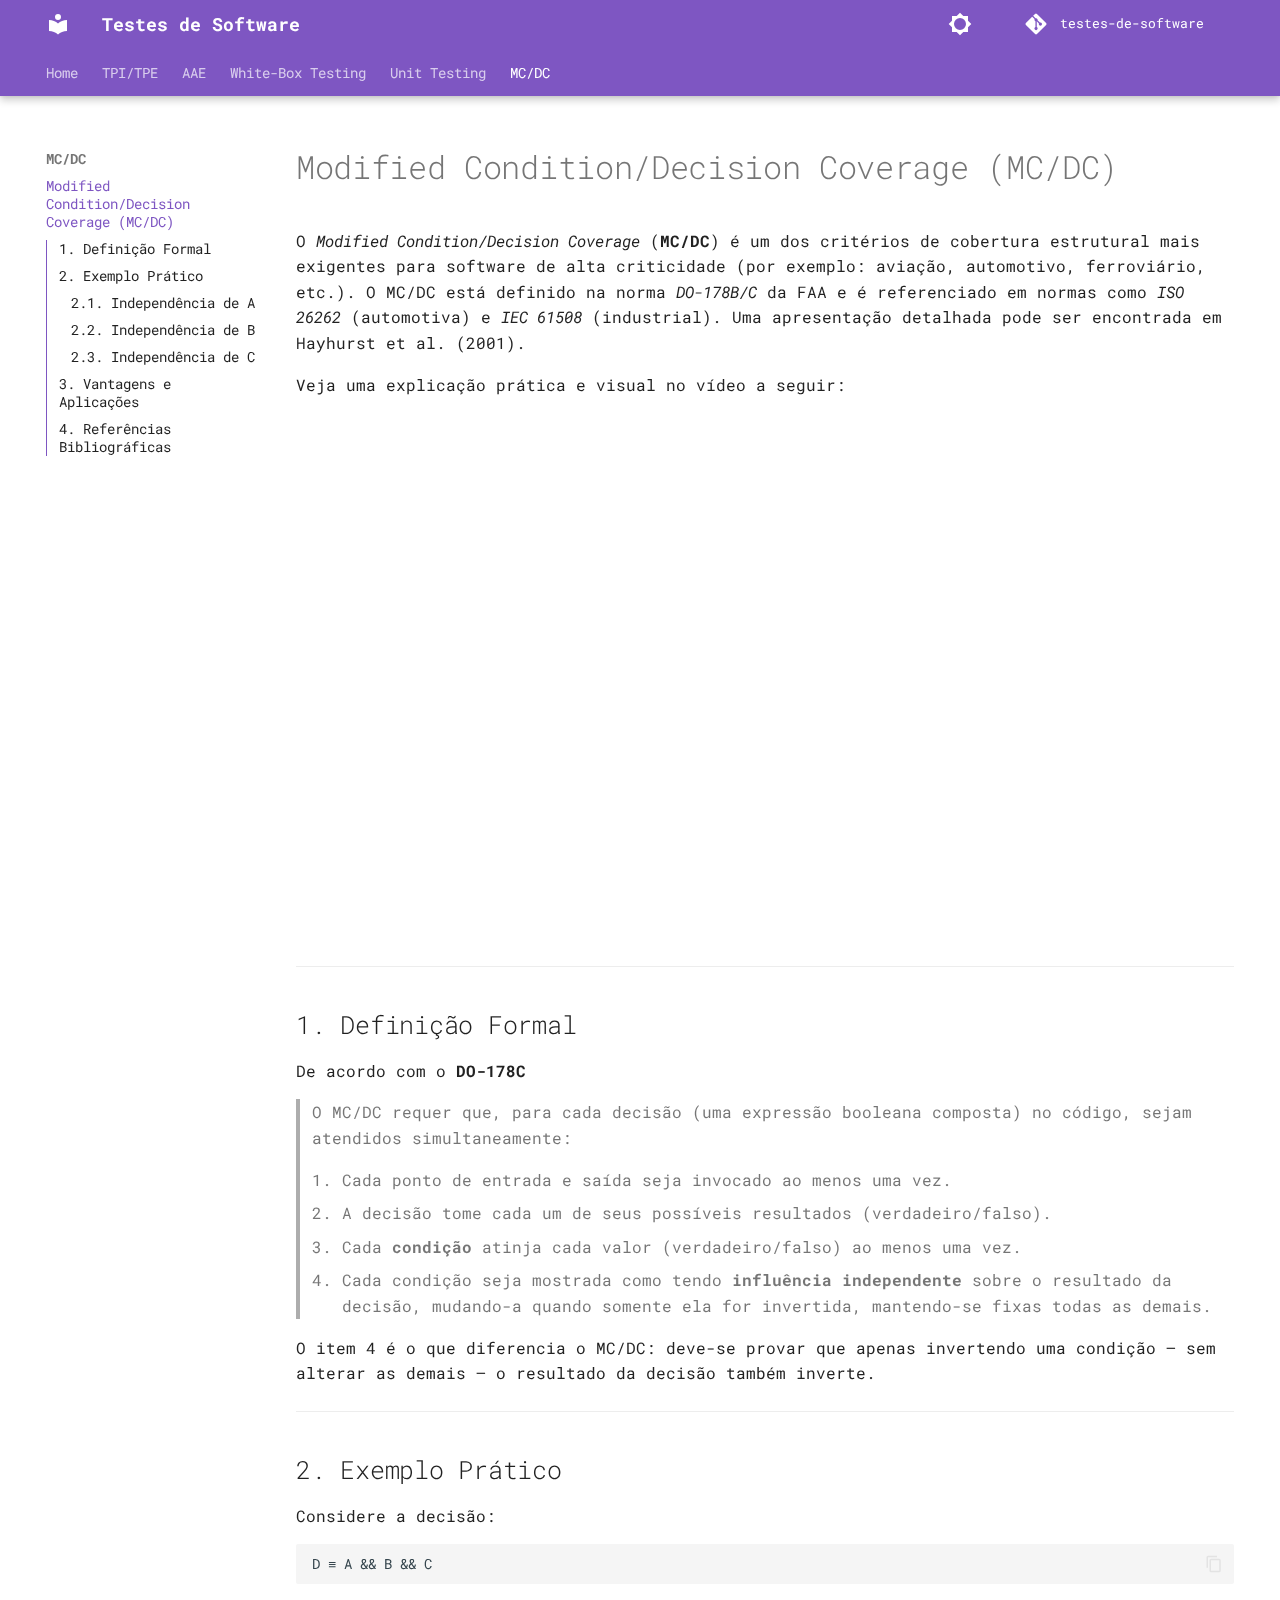
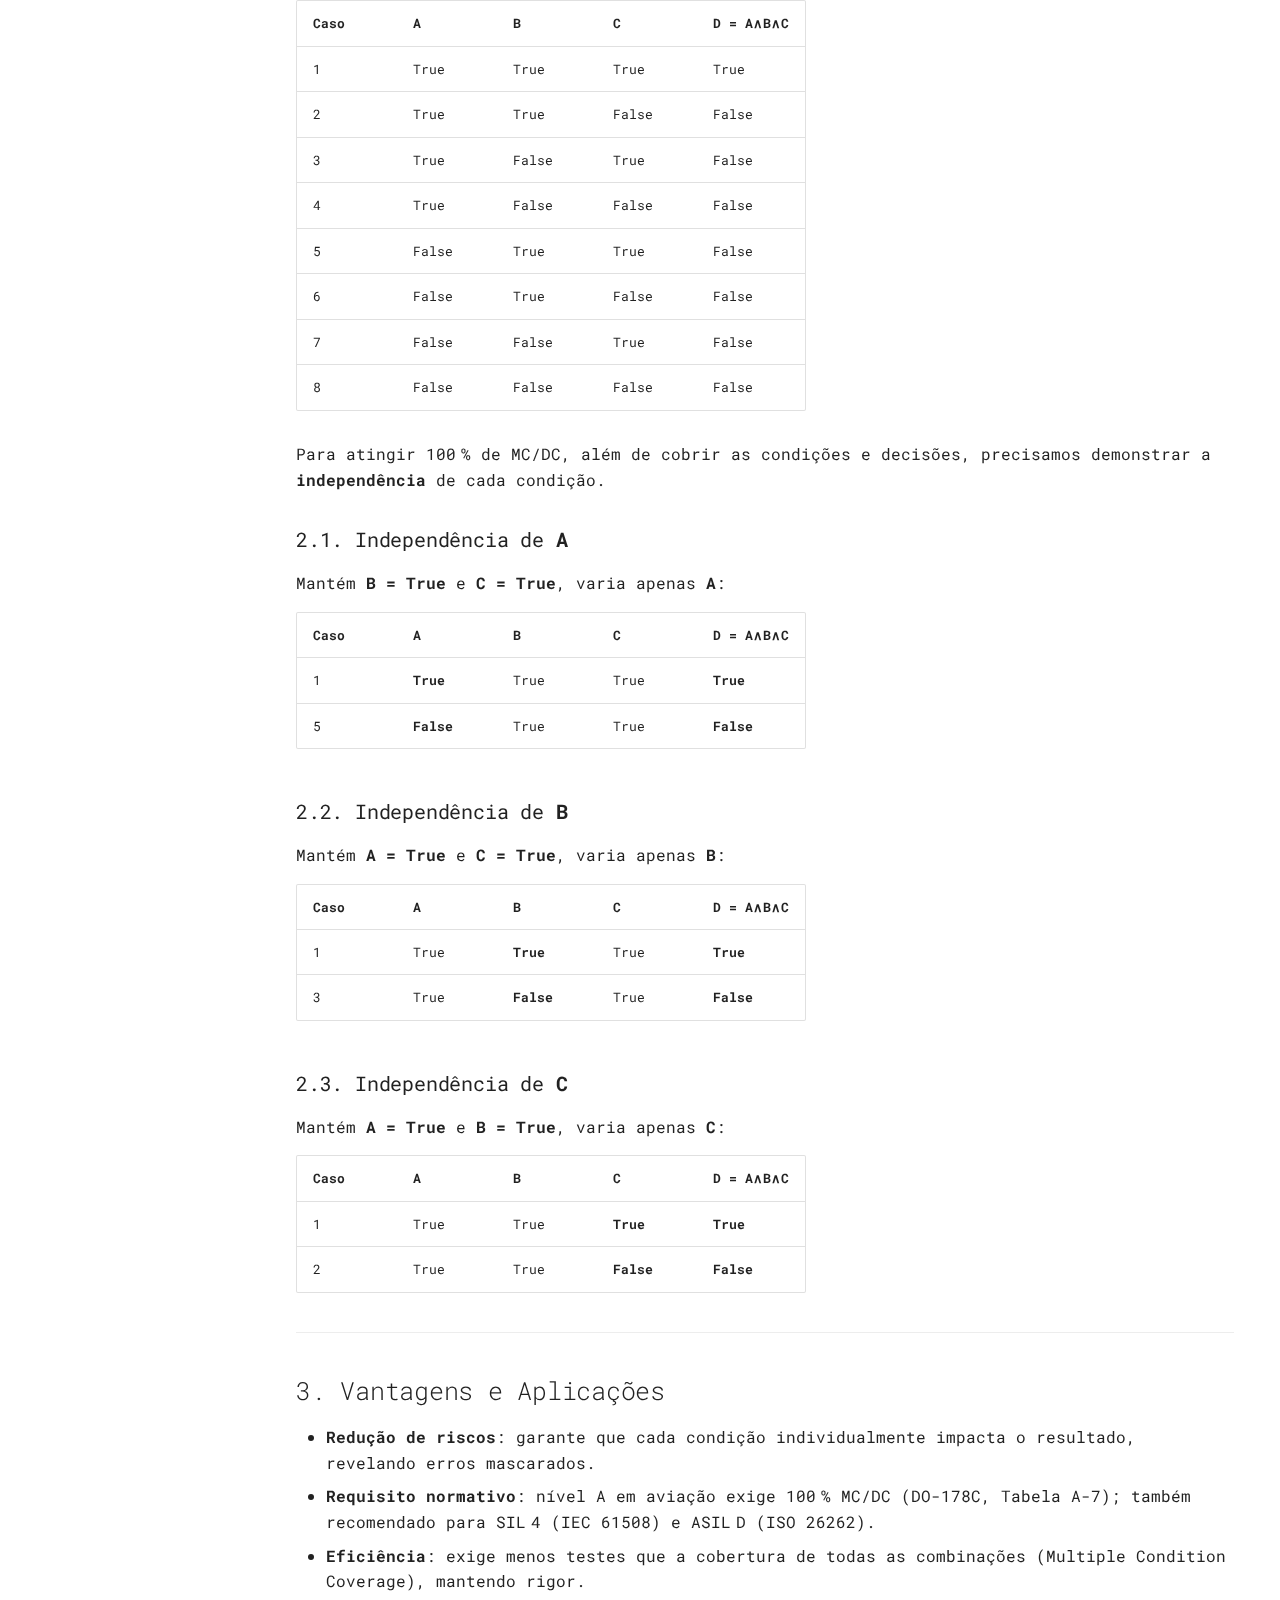
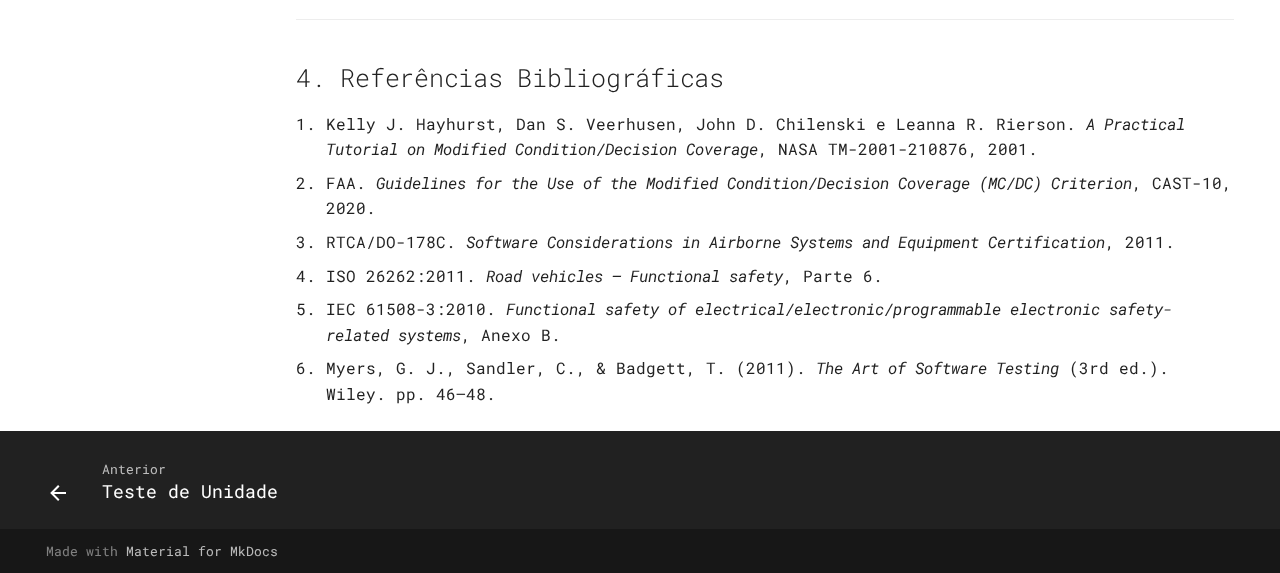
<file: aae3/mc_dc/index.html>
<!doctype html>
<html lang="pt" class="no-js">
  <head>
    
      <meta charset="utf-8">
      <meta name="viewport" content="width=device-width,initial-scale=1">
      
      
      
      
        <link rel="prev" href="../unit_test/">
      
      
      
      <link rel="icon" href="../../assets/images/favicon.png">
      <meta name="generator" content="mkdocs-1.6.1, mkdocs-material-9.6.14">
    
    
      
        <title>Modified Condition/Decision Coverage (MC/DC) - Testes de Software</title>
      
    
    
      <link rel="stylesheet" href="../../assets/stylesheets/main.342714a4.min.css">
      
        
        <link rel="stylesheet" href="../../assets/stylesheets/palette.06af60db.min.css">
      
      


    
    
      
    
    
      
        
        
        <link rel="preconnect" href="https://fonts.gstatic.com" crossorigin>
        <link rel="stylesheet" href="https://fonts.googleapis.com/css?family=Roboto+Mono:300,300i,400,400i,700,700i%7CRoboto+Mono:400,400i,700,700i&display=fallback">
        <style>:root{--md-text-font:"Roboto Mono";--md-code-font:"Roboto Mono"}</style>
      
    
    
    <script>__md_scope=new URL("../..",location),__md_hash=e=>[...e].reduce(((e,_)=>(e<<5)-e+_.charCodeAt(0)),0),__md_get=(e,_=localStorage,t=__md_scope)=>JSON.parse(_.getItem(t.pathname+"."+e)),__md_set=(e,_,t=localStorage,a=__md_scope)=>{try{t.setItem(a.pathname+"."+e,JSON.stringify(_))}catch(e){}}</script>
    
      

    
    
    
  </head>
  
  
    
    
      
    
    
    
    
    <body dir="ltr" data-md-color-scheme="default" data-md-color-primary="deep-purple" data-md-color-accent="deep-orange">
  
    
    <input class="md-toggle" data-md-toggle="drawer" type="checkbox" id="__drawer" autocomplete="off">
    <input class="md-toggle" data-md-toggle="search" type="checkbox" id="__search" autocomplete="off">
    <label class="md-overlay" for="__drawer"></label>
    <div data-md-component="skip">
      
        
        <a href="#modified-conditiondecision-coverage-mcdc" class="md-skip">
          Pular para conteúdo
        </a>
      
    </div>
    <div data-md-component="announce">
      
    </div>
    
    
      

  

<header class="md-header md-header--shadow md-header--lifted" data-md-component="header">
  <nav class="md-header__inner md-grid" aria-label="Cabeçalho">
    <a href="../.." title="Testes de Software" class="md-header__button md-logo" aria-label="Testes de Software" data-md-component="logo">
      
  
  <svg xmlns="http://www.w3.org/2000/svg" viewBox="0 0 24 24"><path d="M12 8a3 3 0 0 0 3-3 3 3 0 0 0-3-3 3 3 0 0 0-3 3 3 3 0 0 0 3 3m0 3.54C9.64 9.35 6.5 8 3 8v11c3.5 0 6.64 1.35 9 3.54 2.36-2.19 5.5-3.54 9-3.54V8c-3.5 0-6.64 1.35-9 3.54"/></svg>

    </a>
    <label class="md-header__button md-icon" for="__drawer">
      
      <svg xmlns="http://www.w3.org/2000/svg" viewBox="0 0 24 24"><path d="M3 6h18v2H3zm0 5h18v2H3zm0 5h18v2H3z"/></svg>
    </label>
    <div class="md-header__title" data-md-component="header-title">
      <div class="md-header__ellipsis">
        <div class="md-header__topic">
          <span class="md-ellipsis">
            Testes de Software
          </span>
        </div>
        <div class="md-header__topic" data-md-component="header-topic">
          <span class="md-ellipsis">
            
              Modified Condition/Decision Coverage (MC/DC)
            
          </span>
        </div>
      </div>
    </div>
    
      
        <form class="md-header__option" data-md-component="palette">
  
    
    
    
    <input class="md-option" data-md-color-media="" data-md-color-scheme="default" data-md-color-primary="deep-purple" data-md-color-accent="deep-orange"  aria-label="Switch to dark mode"  type="radio" name="__palette" id="__palette_0">
    
      <label class="md-header__button md-icon" title="Switch to dark mode" for="__palette_1" hidden>
        <svg xmlns="http://www.w3.org/2000/svg" viewBox="0 0 24 24"><path d="M12 18a6 6 0 0 1-6-6 6 6 0 0 1 6-6 6 6 0 0 1 6 6 6 6 0 0 1-6 6m8-2.69L23.31 12 20 8.69V4h-4.69L12 .69 8.69 4H4v4.69L.69 12 4 15.31V20h4.69L12 23.31 15.31 20H20z"/></svg>
      </label>
    
  
    
    
    
    <input class="md-option" data-md-color-media="" data-md-color-scheme="slate" data-md-color-primary="deep-purple" data-md-color-accent="deep-orange"  aria-label="Switch to light mode"  type="radio" name="__palette" id="__palette_1">
    
      <label class="md-header__button md-icon" title="Switch to light mode" for="__palette_0" hidden>
        <svg xmlns="http://www.w3.org/2000/svg" viewBox="0 0 24 24"><path d="M10 2c-1.82 0-3.53.5-5 1.35C8 5.08 10 8.3 10 12s-2 6.92-5 8.65C6.47 21.5 8.18 22 10 22a10 10 0 0 0 10-10A10 10 0 0 0 10 2"/></svg>
      </label>
    
  
</form>
      
    
    
      <script>var palette=__md_get("__palette");if(palette&&palette.color){if("(prefers-color-scheme)"===palette.color.media){var media=matchMedia("(prefers-color-scheme: light)"),input=document.querySelector(media.matches?"[data-md-color-media='(prefers-color-scheme: light)']":"[data-md-color-media='(prefers-color-scheme: dark)']");palette.color.media=input.getAttribute("data-md-color-media"),palette.color.scheme=input.getAttribute("data-md-color-scheme"),palette.color.primary=input.getAttribute("data-md-color-primary"),palette.color.accent=input.getAttribute("data-md-color-accent")}for(var[key,value]of Object.entries(palette.color))document.body.setAttribute("data-md-color-"+key,value)}</script>
    
    
    
    
      <div class="md-header__source">
        <a href="https://github.com/arthurrochamoreira/Testes-de-Software" title="Ir para repositório" class="md-source" data-md-component="source">
  <div class="md-source__icon md-icon">
    
    <svg xmlns="http://www.w3.org/2000/svg" viewBox="0 0 448 512"><!--! Font Awesome Free 6.7.2 by @fontawesome - https://fontawesome.com License - https://fontawesome.com/license/free (Icons: CC BY 4.0, Fonts: SIL OFL 1.1, Code: MIT License) Copyright 2024 Fonticons, Inc.--><path d="M439.55 236.05 244 40.45a28.87 28.87 0 0 0-40.81 0l-40.66 40.63 51.52 51.52c27.06-9.14 52.68 16.77 43.39 43.68l49.66 49.66c34.23-11.8 61.18 31 35.47 56.69-26.49 26.49-70.21-2.87-56-37.34L240.22 199v121.85c25.3 12.54 22.26 41.85 9.08 55a34.34 34.34 0 0 1-48.55 0c-17.57-17.6-11.07-46.91 11.25-56v-123c-20.8-8.51-24.6-30.74-18.64-45L142.57 101 8.45 235.14a28.86 28.86 0 0 0 0 40.81l195.61 195.6a28.86 28.86 0 0 0 40.8 0l194.69-194.69a28.86 28.86 0 0 0 0-40.81"/></svg>
  </div>
  <div class="md-source__repository">
    testes-de-software
  </div>
</a>
      </div>
    
  </nav>
  
    
      
<nav class="md-tabs" aria-label="Abas" data-md-component="tabs">
  <div class="md-grid">
    <ul class="md-tabs__list">
      
        
  
  
  
  
    <li class="md-tabs__item">
      <a href="../.." class="md-tabs__link">
        
  
  
    
  
  Home

      </a>
    </li>
  

      
        
  
  
  
  
    
    
      <li class="md-tabs__item">
        <a href="../../tpi_tpe/tpi3_tpe3/" class="md-tabs__link">
          
  
  
  TPI/TPE

        </a>
      </li>
    
  

      
        
  
  
  
  
    
    
      <li class="md-tabs__item">
        <a href="../aae3/" class="md-tabs__link">
          
  
  
  AAE

        </a>
      </li>
    
  

      
        
  
  
  
  
    
    
      <li class="md-tabs__item">
        <a href="../white_box_test/" class="md-tabs__link">
          
  
  
  White-Box Testing

        </a>
      </li>
    
  

      
        
  
  
  
  
    
    
      <li class="md-tabs__item">
        <a href="../unit_test/" class="md-tabs__link">
          
  
  
  Unit Testing

        </a>
      </li>
    
  

      
        
  
  
  
    
  
  
    
    
      <li class="md-tabs__item md-tabs__item--active">
        <a href="./" class="md-tabs__link">
          
  
  
  MC/DC

        </a>
      </li>
    
  

      
    </ul>
  </div>
</nav>
    
  
</header>
    
    <div class="md-container" data-md-component="container">
      
      
        
      
      <main class="md-main" data-md-component="main">
        <div class="md-main__inner md-grid">
          
            
              
              <div class="md-sidebar md-sidebar--primary" data-md-component="sidebar" data-md-type="navigation" >
                <div class="md-sidebar__scrollwrap">
                  <div class="md-sidebar__inner">
                    


  


  

<nav class="md-nav md-nav--primary md-nav--lifted md-nav--integrated" aria-label="Navegação" data-md-level="0">
  <label class="md-nav__title" for="__drawer">
    <a href="../.." title="Testes de Software" class="md-nav__button md-logo" aria-label="Testes de Software" data-md-component="logo">
      
  
  <svg xmlns="http://www.w3.org/2000/svg" viewBox="0 0 24 24"><path d="M12 8a3 3 0 0 0 3-3 3 3 0 0 0-3-3 3 3 0 0 0-3 3 3 3 0 0 0 3 3m0 3.54C9.64 9.35 6.5 8 3 8v11c3.5 0 6.64 1.35 9 3.54 2.36-2.19 5.5-3.54 9-3.54V8c-3.5 0-6.64 1.35-9 3.54"/></svg>

    </a>
    Testes de Software
  </label>
  
    <div class="md-nav__source">
      <a href="https://github.com/arthurrochamoreira/Testes-de-Software" title="Ir para repositório" class="md-source" data-md-component="source">
  <div class="md-source__icon md-icon">
    
    <svg xmlns="http://www.w3.org/2000/svg" viewBox="0 0 448 512"><!--! Font Awesome Free 6.7.2 by @fontawesome - https://fontawesome.com License - https://fontawesome.com/license/free (Icons: CC BY 4.0, Fonts: SIL OFL 1.1, Code: MIT License) Copyright 2024 Fonticons, Inc.--><path d="M439.55 236.05 244 40.45a28.87 28.87 0 0 0-40.81 0l-40.66 40.63 51.52 51.52c27.06-9.14 52.68 16.77 43.39 43.68l49.66 49.66c34.23-11.8 61.18 31 35.47 56.69-26.49 26.49-70.21-2.87-56-37.34L240.22 199v121.85c25.3 12.54 22.26 41.85 9.08 55a34.34 34.34 0 0 1-48.55 0c-17.57-17.6-11.07-46.91 11.25-56v-123c-20.8-8.51-24.6-30.74-18.64-45L142.57 101 8.45 235.14a28.86 28.86 0 0 0 0 40.81l195.61 195.6a28.86 28.86 0 0 0 40.8 0l194.69-194.69a28.86 28.86 0 0 0 0-40.81"/></svg>
  </div>
  <div class="md-source__repository">
    testes-de-software
  </div>
</a>
    </div>
  
  <ul class="md-nav__list" data-md-scrollfix>
    
      
      
  
  
  
  
    <li class="md-nav__item">
      <a href="../.." class="md-nav__link">
        
  
  
  <span class="md-ellipsis">
    Home
    
  </span>
  

      </a>
    </li>
  

    
      
      
  
  
  
  
    
    
    
    
      
      
        
      
    
    
    <li class="md-nav__item md-nav__item--nested">
      
        
        
          
        
        <input class="md-nav__toggle md-toggle md-toggle--indeterminate" type="checkbox" id="__nav_2" >
        
          
          <label class="md-nav__link" for="__nav_2" id="__nav_2_label" tabindex="0">
            
  
  
  <span class="md-ellipsis">
    TPI/TPE
    
  </span>
  

            <span class="md-nav__icon md-icon"></span>
          </label>
        
        <nav class="md-nav" data-md-level="1" aria-labelledby="__nav_2_label" aria-expanded="false">
          <label class="md-nav__title" for="__nav_2">
            <span class="md-nav__icon md-icon"></span>
            TPI/TPE
          </label>
          <ul class="md-nav__list" data-md-scrollfix>
            
              
                
  
  
  
  
    <li class="md-nav__item">
      <a href="../../tpi_tpe/tpi3_tpe3/" class="md-nav__link">
        
  
  
  <span class="md-ellipsis">
    TPI/TPE(3)
    
  </span>
  

      </a>
    </li>
  

              
            
              
                
  
  
  
  
    <li class="md-nav__item">
      <a href="../../tpi_tpe/tpi4_tpe4/" class="md-nav__link">
        
  
  
  <span class="md-ellipsis">
    TPI/TPE(4)
    
  </span>
  

      </a>
    </li>
  

              
            
          </ul>
        </nav>
      
    </li>
  

    
      
      
  
  
  
  
    
    
    
    
      
      
        
      
    
    
    <li class="md-nav__item md-nav__item--nested">
      
        
        
          
        
        <input class="md-nav__toggle md-toggle md-toggle--indeterminate" type="checkbox" id="__nav_3" >
        
          
          <label class="md-nav__link" for="__nav_3" id="__nav_3_label" tabindex="0">
            
  
  
  <span class="md-ellipsis">
    AAE
    
  </span>
  

            <span class="md-nav__icon md-icon"></span>
          </label>
        
        <nav class="md-nav" data-md-level="1" aria-labelledby="__nav_3_label" aria-expanded="false">
          <label class="md-nav__title" for="__nav_3">
            <span class="md-nav__icon md-icon"></span>
            AAE
          </label>
          <ul class="md-nav__list" data-md-scrollfix>
            
              
                
  
  
  
  
    <li class="md-nav__item">
      <a href="../aae3/" class="md-nav__link">
        
  
  
  <span class="md-ellipsis">
    AAE3
    
  </span>
  

      </a>
    </li>
  

              
            
          </ul>
        </nav>
      
    </li>
  

    
      
      
  
  
  
  
    
    
    
    
      
      
        
      
    
    
    <li class="md-nav__item md-nav__item--nested">
      
        
        
          
        
        <input class="md-nav__toggle md-toggle md-toggle--indeterminate" type="checkbox" id="__nav_4" >
        
          
          <label class="md-nav__link" for="__nav_4" id="__nav_4_label" tabindex="0">
            
  
  
  <span class="md-ellipsis">
    White-Box Testing
    
  </span>
  

            <span class="md-nav__icon md-icon"></span>
          </label>
        
        <nav class="md-nav" data-md-level="1" aria-labelledby="__nav_4_label" aria-expanded="false">
          <label class="md-nav__title" for="__nav_4">
            <span class="md-nav__icon md-icon"></span>
            White-Box Testing
          </label>
          <ul class="md-nav__list" data-md-scrollfix>
            
              
                
  
  
  
  
    <li class="md-nav__item">
      <a href="../white_box_test/" class="md-nav__link">
        
  
  
  <span class="md-ellipsis">
    Teste Caixa Branca
    
  </span>
  

      </a>
    </li>
  

              
            
          </ul>
        </nav>
      
    </li>
  

    
      
      
  
  
  
  
    
    
    
    
      
      
        
      
    
    
    <li class="md-nav__item md-nav__item--nested">
      
        
        
          
        
        <input class="md-nav__toggle md-toggle md-toggle--indeterminate" type="checkbox" id="__nav_5" >
        
          
          <label class="md-nav__link" for="__nav_5" id="__nav_5_label" tabindex="0">
            
  
  
  <span class="md-ellipsis">
    Unit Testing
    
  </span>
  

            <span class="md-nav__icon md-icon"></span>
          </label>
        
        <nav class="md-nav" data-md-level="1" aria-labelledby="__nav_5_label" aria-expanded="false">
          <label class="md-nav__title" for="__nav_5">
            <span class="md-nav__icon md-icon"></span>
            Unit Testing
          </label>
          <ul class="md-nav__list" data-md-scrollfix>
            
              
                
  
  
  
  
    <li class="md-nav__item">
      <a href="../unit_test/" class="md-nav__link">
        
  
  
  <span class="md-ellipsis">
    Teste de Unidade
    
  </span>
  

      </a>
    </li>
  

              
            
          </ul>
        </nav>
      
    </li>
  

    
      
      
  
  
    
  
  
  
    
    
    
    
      
        
        
      
      
        
      
    
    
    <li class="md-nav__item md-nav__item--active md-nav__item--section md-nav__item--nested">
      
        
        
        <input class="md-nav__toggle md-toggle " type="checkbox" id="__nav_6" checked>
        
          
          <label class="md-nav__link" for="__nav_6" id="__nav_6_label" tabindex="">
            
  
  
  <span class="md-ellipsis">
    MC/DC
    
  </span>
  

            <span class="md-nav__icon md-icon"></span>
          </label>
        
        <nav class="md-nav" data-md-level="1" aria-labelledby="__nav_6_label" aria-expanded="true">
          <label class="md-nav__title" for="__nav_6">
            <span class="md-nav__icon md-icon"></span>
            MC/DC
          </label>
          <ul class="md-nav__list" data-md-scrollfix>
            
              
                
  
  
    
  
  
  
    <li class="md-nav__item md-nav__item--active">
      
      <input class="md-nav__toggle md-toggle" type="checkbox" id="__toc">
      
      
        
      
      
        <label class="md-nav__link md-nav__link--active" for="__toc">
          
  
  
  <span class="md-ellipsis">
    Modified Condition/Decision Coverage (MC/DC)
    
  </span>
  

          <span class="md-nav__icon md-icon"></span>
        </label>
      
      <a href="./" class="md-nav__link md-nav__link--active">
        
  
  
  <span class="md-ellipsis">
    Modified Condition/Decision Coverage (MC/DC)
    
  </span>
  

      </a>
      
        

<nav class="md-nav md-nav--secondary" aria-label="Índice">
  
  
  
    
  
  
    <label class="md-nav__title" for="__toc">
      <span class="md-nav__icon md-icon"></span>
      Índice
    </label>
    <ul class="md-nav__list" data-md-component="toc" data-md-scrollfix>
      
        <li class="md-nav__item">
  <a href="#1-definicao-formal" class="md-nav__link">
    <span class="md-ellipsis">
      1. Definição Formal
    </span>
  </a>
  
</li>
      
        <li class="md-nav__item">
  <a href="#2-exemplo-pratico" class="md-nav__link">
    <span class="md-ellipsis">
      2. Exemplo Prático
    </span>
  </a>
  
    <nav class="md-nav" aria-label="2. Exemplo Prático">
      <ul class="md-nav__list">
        
          <li class="md-nav__item">
  <a href="#21-independencia-de-a" class="md-nav__link">
    <span class="md-ellipsis">
      2.1. Independência de A
    </span>
  </a>
  
</li>
        
          <li class="md-nav__item">
  <a href="#22-independencia-de-b" class="md-nav__link">
    <span class="md-ellipsis">
      2.2. Independência de B
    </span>
  </a>
  
</li>
        
          <li class="md-nav__item">
  <a href="#23-independencia-de-c" class="md-nav__link">
    <span class="md-ellipsis">
      2.3. Independência de C
    </span>
  </a>
  
</li>
        
      </ul>
    </nav>
  
</li>
      
        <li class="md-nav__item">
  <a href="#3-vantagens-e-aplicacoes" class="md-nav__link">
    <span class="md-ellipsis">
      3. Vantagens e Aplicações
    </span>
  </a>
  
</li>
      
        <li class="md-nav__item">
  <a href="#4-referencias-bibliograficas" class="md-nav__link">
    <span class="md-ellipsis">
      4. Referências Bibliográficas
    </span>
  </a>
  
</li>
      
    </ul>
  
</nav>
      
    </li>
  

              
            
          </ul>
        </nav>
      
    </li>
  

    
  </ul>
</nav>
                  </div>
                </div>
              </div>
            
            
          
          
            <div class="md-content" data-md-component="content">
              <article class="md-content__inner md-typeset">
                
                  


  
  


<h1 id="modified-conditiondecision-coverage-mcdc">Modified Condition/Decision Coverage (MC/DC)</h1>
<p>O <em>Modified Condition/Decision Coverage</em> (<strong>MC/DC</strong>) é um dos critérios de cobertura estrutural mais exigentes para software de alta criticidade (por exemplo: aviação, automotivo, ferroviário, etc.). O MC/DC está definido na norma <em>DO-178B/C</em> da FAA e é referenciado em normas como <em>ISO 26262</em> (automotiva) e <em>IEC 61508</em> (industrial). Uma apresentação detalhada pode ser encontrada em Hayhurst et al. (2001).</p>
<p>Veja uma explicação prática e visual no vídeo a seguir:</p>
<div style="position: relative; padding-bottom: 56.25%; overflow: hidden; max-width: 100%; height: auto;">
  <iframe 
    src="https://www.youtube.com/embed/DivaWCNohdw?si=N3JvUW0Z22TVPfQz" 
    title="YouTube video player"
    frameborder="0" 
    allow="accelerometer; autoplay; clipboard-write; encrypted-media; gyroscope; picture-in-picture; web-share" 
    allowfullscreen 
    style="position: absolute; top: 0; left: 0; width: 100%; height: 100%;" 
    referrerpolicy="strict-origin-when-cross-origin">
  </iframe>
</div>

<hr />
<h2 id="1-definicao-formal">1. Definição Formal</h2>
<p>De acordo com o <strong>DO-178C</strong> </p>
<blockquote>
<p>O MC/DC requer que, para cada decisão (uma expressão booleana composta) no código, sejam atendidos simultaneamente:</p>
<ol>
<li>Cada ponto de entrada e saída seja invocado ao menos uma vez.</li>
<li>A decisão tome cada um de seus possíveis resultados (verdadeiro/falso).</li>
<li>Cada <strong>condição</strong> atinja cada valor (verdadeiro/falso) ao menos uma vez.</li>
<li>Cada condição seja mostrada como tendo <strong>influência independente</strong> sobre o resultado da decisão, mudando-a quando somente ela for invertida, mantendo-se fixas todas as demais.</li>
</ol>
</blockquote>
<p>O item 4 é o que diferencia o MC/DC: deve-se provar que apenas invertendo uma condição — sem alterar as demais — o resultado da decisão também inverte.</p>
<hr />
<h2 id="2-exemplo-pratico">2. Exemplo Prático</h2>
<p>Considere a decisão:</p>
<pre><code class="language-plaintext">D ≡ A &amp;&amp; B &amp;&amp; C
</code></pre>
<table>
<thead>
<tr>
<th>Caso</th>
<th>A</th>
<th>B</th>
<th>C</th>
<th>D = A∧B∧C</th>
</tr>
</thead>
<tbody>
<tr>
<td>1</td>
<td>True</td>
<td>True</td>
<td>True</td>
<td>True</td>
</tr>
<tr>
<td>2</td>
<td>True</td>
<td>True</td>
<td>False</td>
<td>False</td>
</tr>
<tr>
<td>3</td>
<td>True</td>
<td>False</td>
<td>True</td>
<td>False</td>
</tr>
<tr>
<td>4</td>
<td>True</td>
<td>False</td>
<td>False</td>
<td>False</td>
</tr>
<tr>
<td>5</td>
<td>False</td>
<td>True</td>
<td>True</td>
<td>False</td>
</tr>
<tr>
<td>6</td>
<td>False</td>
<td>True</td>
<td>False</td>
<td>False</td>
</tr>
<tr>
<td>7</td>
<td>False</td>
<td>False</td>
<td>True</td>
<td>False</td>
</tr>
<tr>
<td>8</td>
<td>False</td>
<td>False</td>
<td>False</td>
<td>False</td>
</tr>
</tbody>
</table>
<p>Para atingir 100 % de MC/DC, além de cobrir as condições e decisões, precisamos demonstrar a <strong>independência</strong> de cada condição.</p>
<h3 id="21-independencia-de-a">2.1. Independência de <strong>A</strong></h3>
<p>Mantém <strong>B = True</strong> e <strong>C = True</strong>, varia apenas <strong>A</strong>:</p>
<table>
<thead>
<tr>
<th>Caso</th>
<th>A</th>
<th>B</th>
<th>C</th>
<th>D = A∧B∧C</th>
</tr>
</thead>
<tbody>
<tr>
<td>1</td>
<td><strong>True</strong></td>
<td>True</td>
<td>True</td>
<td><strong>True</strong></td>
</tr>
<tr>
<td>5</td>
<td><strong>False</strong></td>
<td>True</td>
<td>True</td>
<td><strong>False</strong></td>
</tr>
</tbody>
</table>
<h3 id="22-independencia-de-b">2.2. Independência de <strong>B</strong></h3>
<p>Mantém <strong>A = True</strong> e <strong>C = True</strong>, varia apenas <strong>B</strong>:</p>
<table>
<thead>
<tr>
<th>Caso</th>
<th>A</th>
<th>B</th>
<th>C</th>
<th>D = A∧B∧C</th>
</tr>
</thead>
<tbody>
<tr>
<td>1</td>
<td>True</td>
<td><strong>True</strong></td>
<td>True</td>
<td><strong>True</strong></td>
</tr>
<tr>
<td>3</td>
<td>True</td>
<td><strong>False</strong></td>
<td>True</td>
<td><strong>False</strong></td>
</tr>
</tbody>
</table>
<h3 id="23-independencia-de-c">2.3. Independência de <strong>C</strong></h3>
<p>Mantém <strong>A = True</strong> e <strong>B = True</strong>, varia apenas <strong>C</strong>:</p>
<table>
<thead>
<tr>
<th>Caso</th>
<th>A</th>
<th>B</th>
<th>C</th>
<th>D = A∧B∧C</th>
</tr>
</thead>
<tbody>
<tr>
<td>1</td>
<td>True</td>
<td>True</td>
<td><strong>True</strong></td>
<td><strong>True</strong></td>
</tr>
<tr>
<td>2</td>
<td>True</td>
<td>True</td>
<td><strong>False</strong></td>
<td><strong>False</strong></td>
</tr>
</tbody>
</table>
<hr />
<h2 id="3-vantagens-e-aplicacoes">3. Vantagens e Aplicações</h2>
<ul>
<li><strong>Redução de riscos</strong>: garante que cada condição individualmente impacta o resultado, revelando erros mascarados.</li>
<li><strong>Requisito normativo</strong>: nível A em aviação exige 100 % MC/DC (DO-178C, Tabela A-7); também recomendado para SIL 4 (IEC 61508) e ASIL D (ISO 26262).</li>
<li><strong>Eficiência</strong>: exige menos testes que a cobertura de todas as combinações (Multiple Condition Coverage), mantendo rigor.</li>
</ul>
<hr />
<h2 id="4-referencias-bibliograficas">4. Referências Bibliográficas</h2>
<ol>
<li>Kelly J. Hayhurst, Dan S. Veerhusen, John D. Chilenski e Leanna R. Rierson. <em>A Practical Tutorial on Modified Condition/Decision Coverage</em>, NASA TM-2001-210876, 2001.</li>
<li>FAA. <em>Guidelines for the Use of the Modified Condition/Decision Coverage (MC/DC) Criterion</em>, CAST-10, 2020.</li>
<li>RTCA/DO-178C. <em>Software Considerations in Airborne Systems and Equipment Certification</em>, 2011.</li>
<li>ISO 26262:2011. <em>Road vehicles – Functional safety</em>, Parte 6.</li>
<li>IEC 61508-3:2010. <em>Functional safety of electrical/electronic/programmable electronic safety-related systems</em>, Anexo B.</li>
<li>Myers, G. J., Sandler, C., &amp; Badgett, T. (2011). <em>The Art of Software Testing</em> (3rd ed.). Wiley. pp. 46–48.</li>
</ol>












                
              </article>
            </div>
          
          
<script>var target=document.getElementById(location.hash.slice(1));target&&target.name&&(target.checked=target.name.startsWith("__tabbed_"))</script>
        </div>
        
          <button type="button" class="md-top md-icon" data-md-component="top" hidden>
  
  <svg xmlns="http://www.w3.org/2000/svg" viewBox="0 0 24 24"><path d="M13 20h-2V8l-5.5 5.5-1.42-1.42L12 4.16l7.92 7.92-1.42 1.42L13 8z"/></svg>
  Voltar para o topo
</button>
        
      </main>
      
        <footer class="md-footer">
  
    
      
      <nav class="md-footer__inner md-grid" aria-label="Rodapé" >
        
          
          <a href="../unit_test/" class="md-footer__link md-footer__link--prev" aria-label="Anterior: Teste de Unidade">
            <div class="md-footer__button md-icon">
              
              <svg xmlns="http://www.w3.org/2000/svg" viewBox="0 0 24 24"><path d="M20 11v2H8l5.5 5.5-1.42 1.42L4.16 12l7.92-7.92L13.5 5.5 8 11z"/></svg>
            </div>
            <div class="md-footer__title">
              <span class="md-footer__direction">
                Anterior
              </span>
              <div class="md-ellipsis">
                Teste de Unidade
              </div>
            </div>
          </a>
        
        
      </nav>
    
  
  <div class="md-footer-meta md-typeset">
    <div class="md-footer-meta__inner md-grid">
      <div class="md-copyright">
  
  
    Made with
    <a href="https://squidfunk.github.io/mkdocs-material/" target="_blank" rel="noopener">
      Material for MkDocs
    </a>
  
</div>
      
    </div>
  </div>
</footer>
      
    </div>
    <div class="md-dialog" data-md-component="dialog">
      <div class="md-dialog__inner md-typeset"></div>
    </div>
    
    
    
      
      <script id="__config" type="application/json">{"base": "../..", "features": ["navigation.instant", "navigation.tracking", "navigation.tabs", "navigation.tabs.sticky", "navigation.top", "navigation.footer", "navigation.sections", "navigation.expand", "toc.integrate", "search.suggest", "search.highlight", "content.code.annotate", "content.code.copy", "header.autohide", "announce.dismiss"], "search": "../../assets/javascripts/workers/search.d50fe291.min.js", "tags": null, "translations": {"clipboard.copied": "Copiado para \u00e1rea de transfer\u00eancia", "clipboard.copy": "Copiar para \u00e1rea de transfer\u00eancia", "search.result.more.one": "mais 1 nesta p\u00e1gina", "search.result.more.other": "# mais nesta p\u00e1gina", "search.result.none": "Nenhum documento encontrado", "search.result.one": "1 documento encontrado", "search.result.other": "# documentos encontrados", "search.result.placeholder": "Digite para iniciar a busca", "search.result.term.missing": "Ausente", "select.version": "Selecione a vers\u00e3o"}, "version": null}</script>
    
    
      <script src="../../assets/javascripts/bundle.13a4f30d.min.js"></script>
      
    
  </body>
</html>
</file>
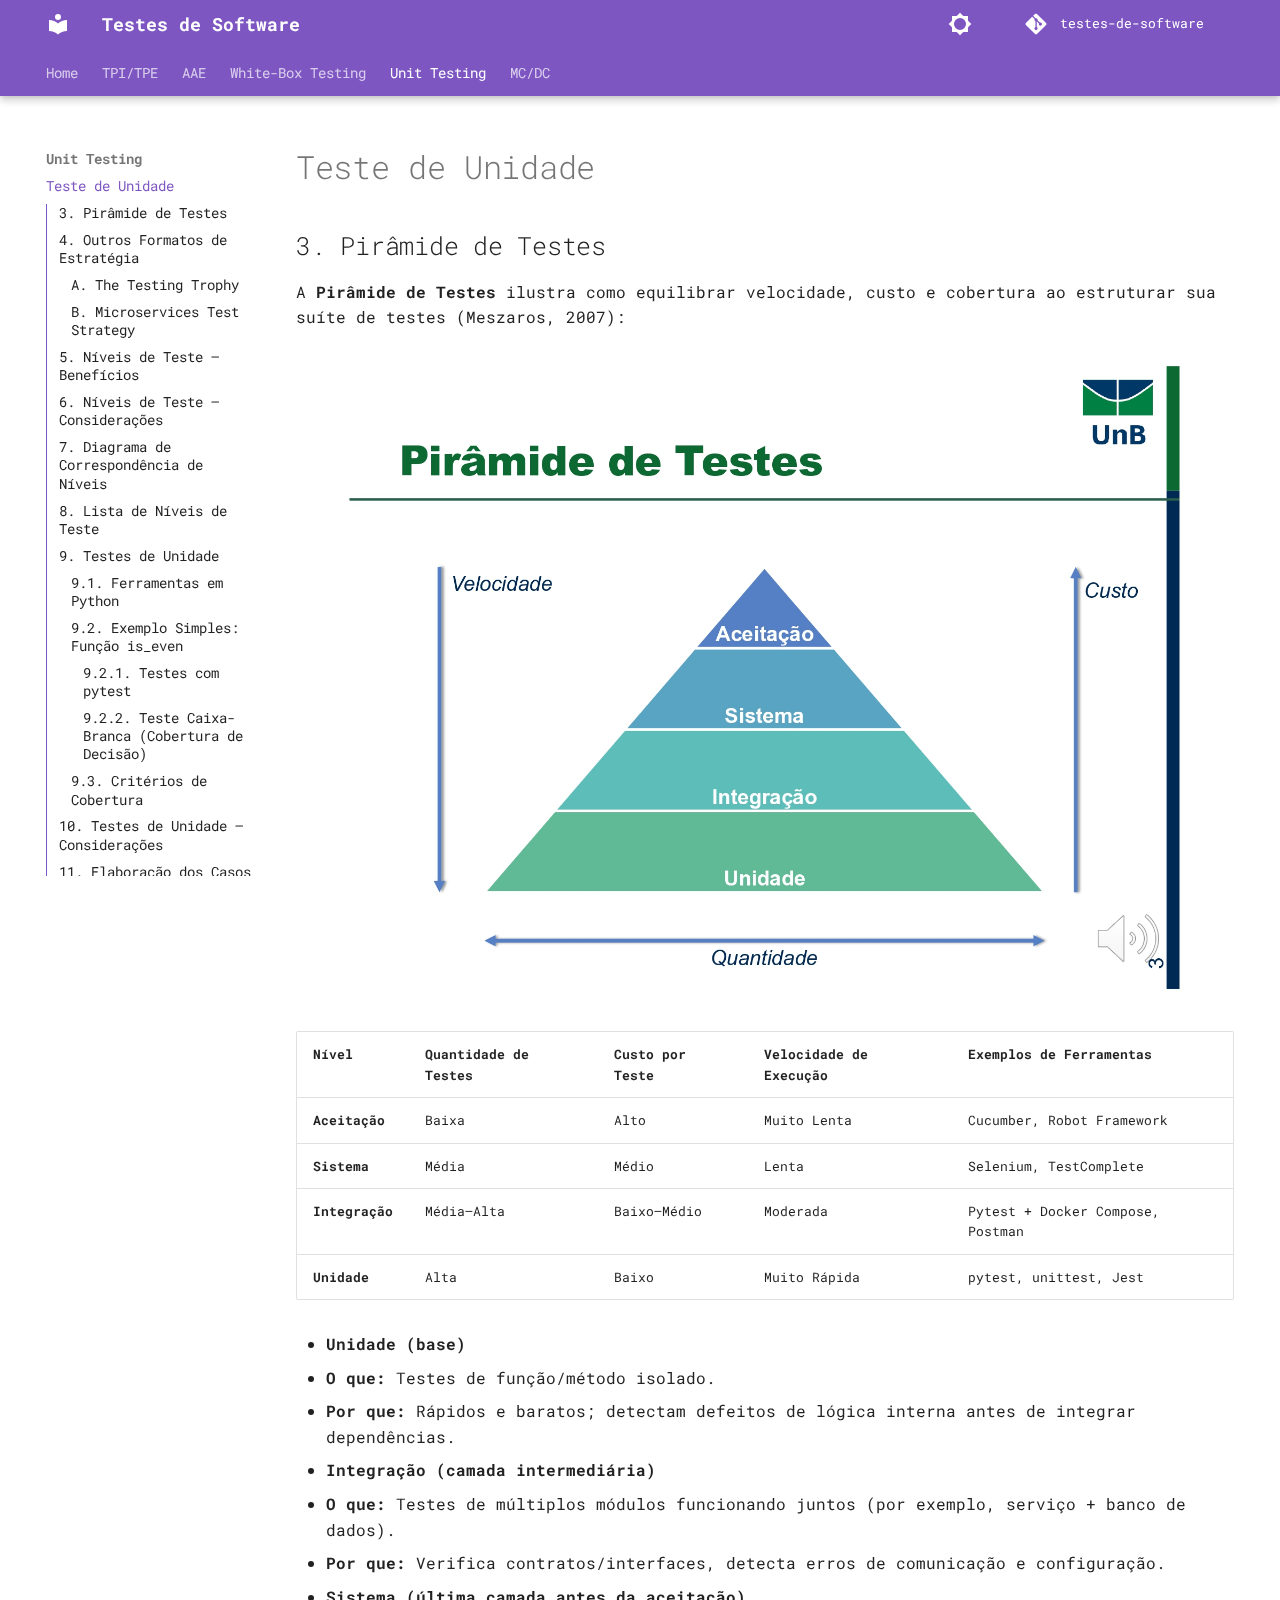
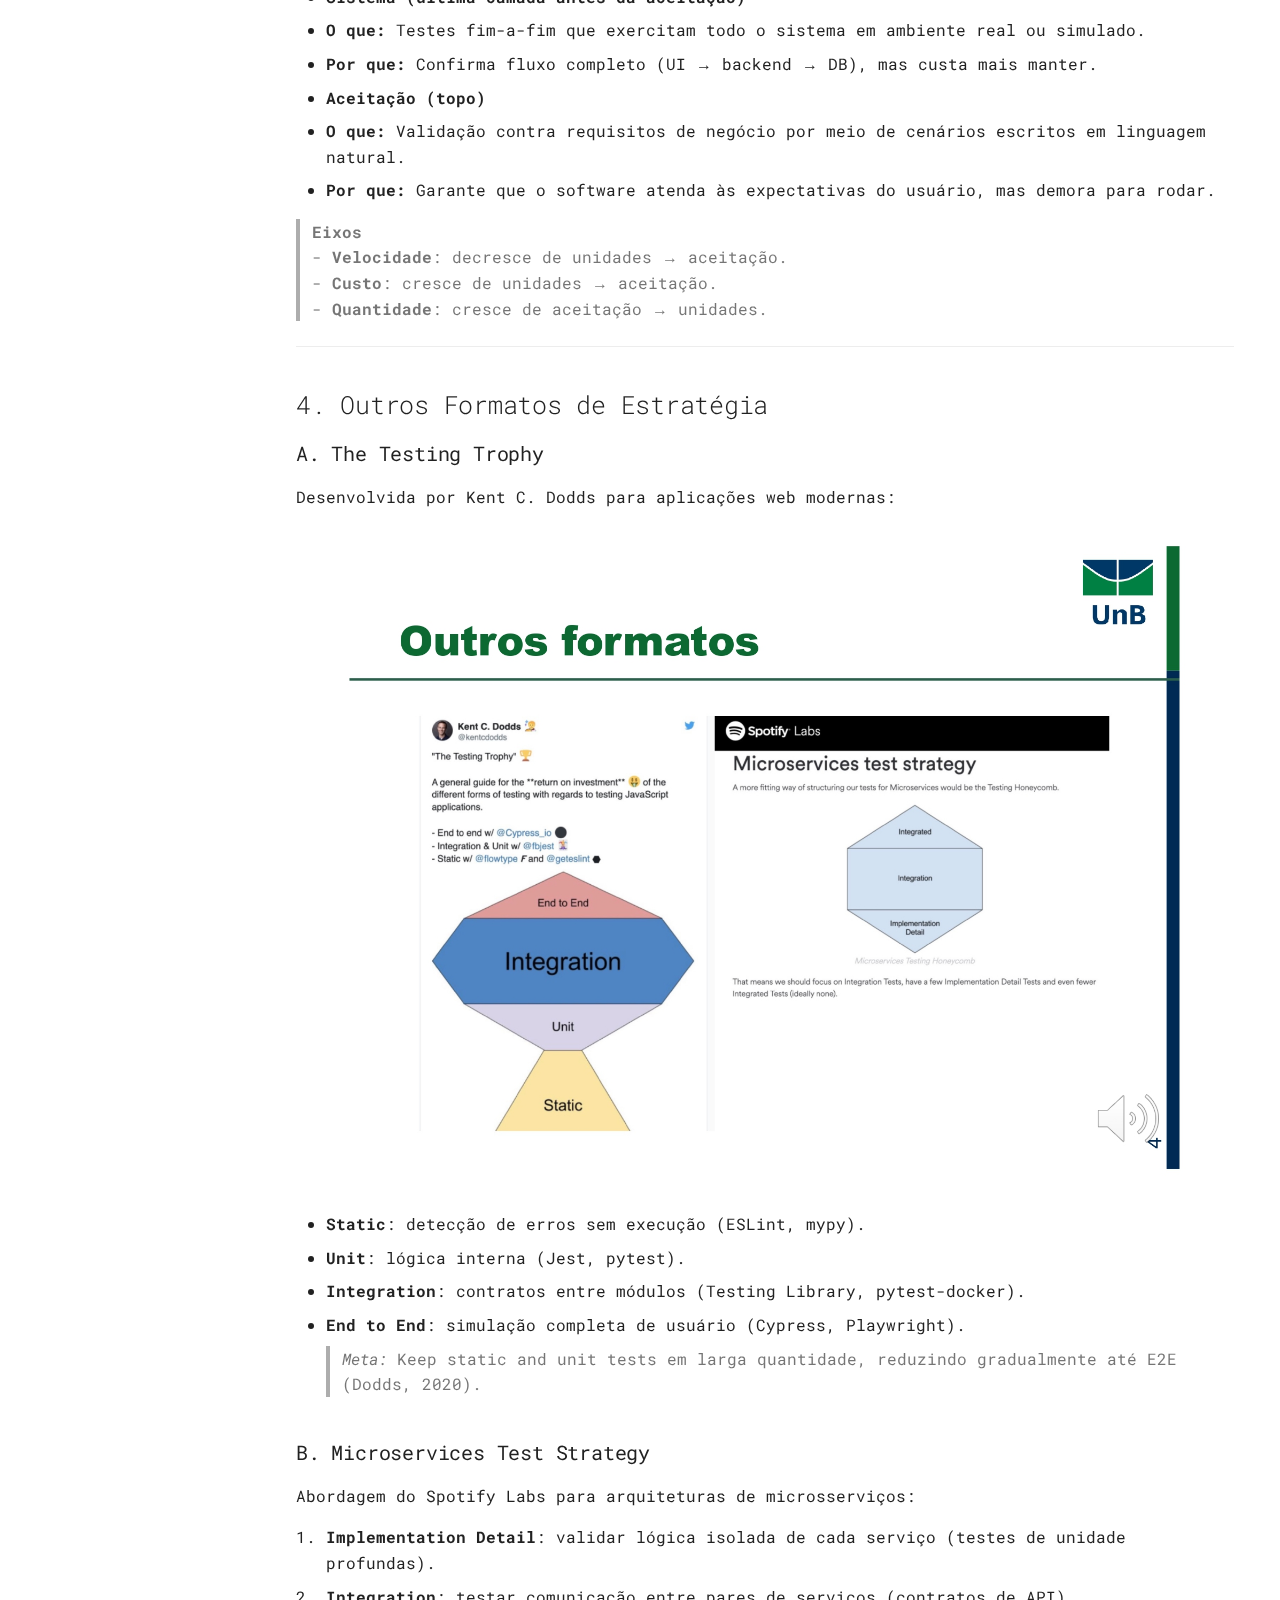
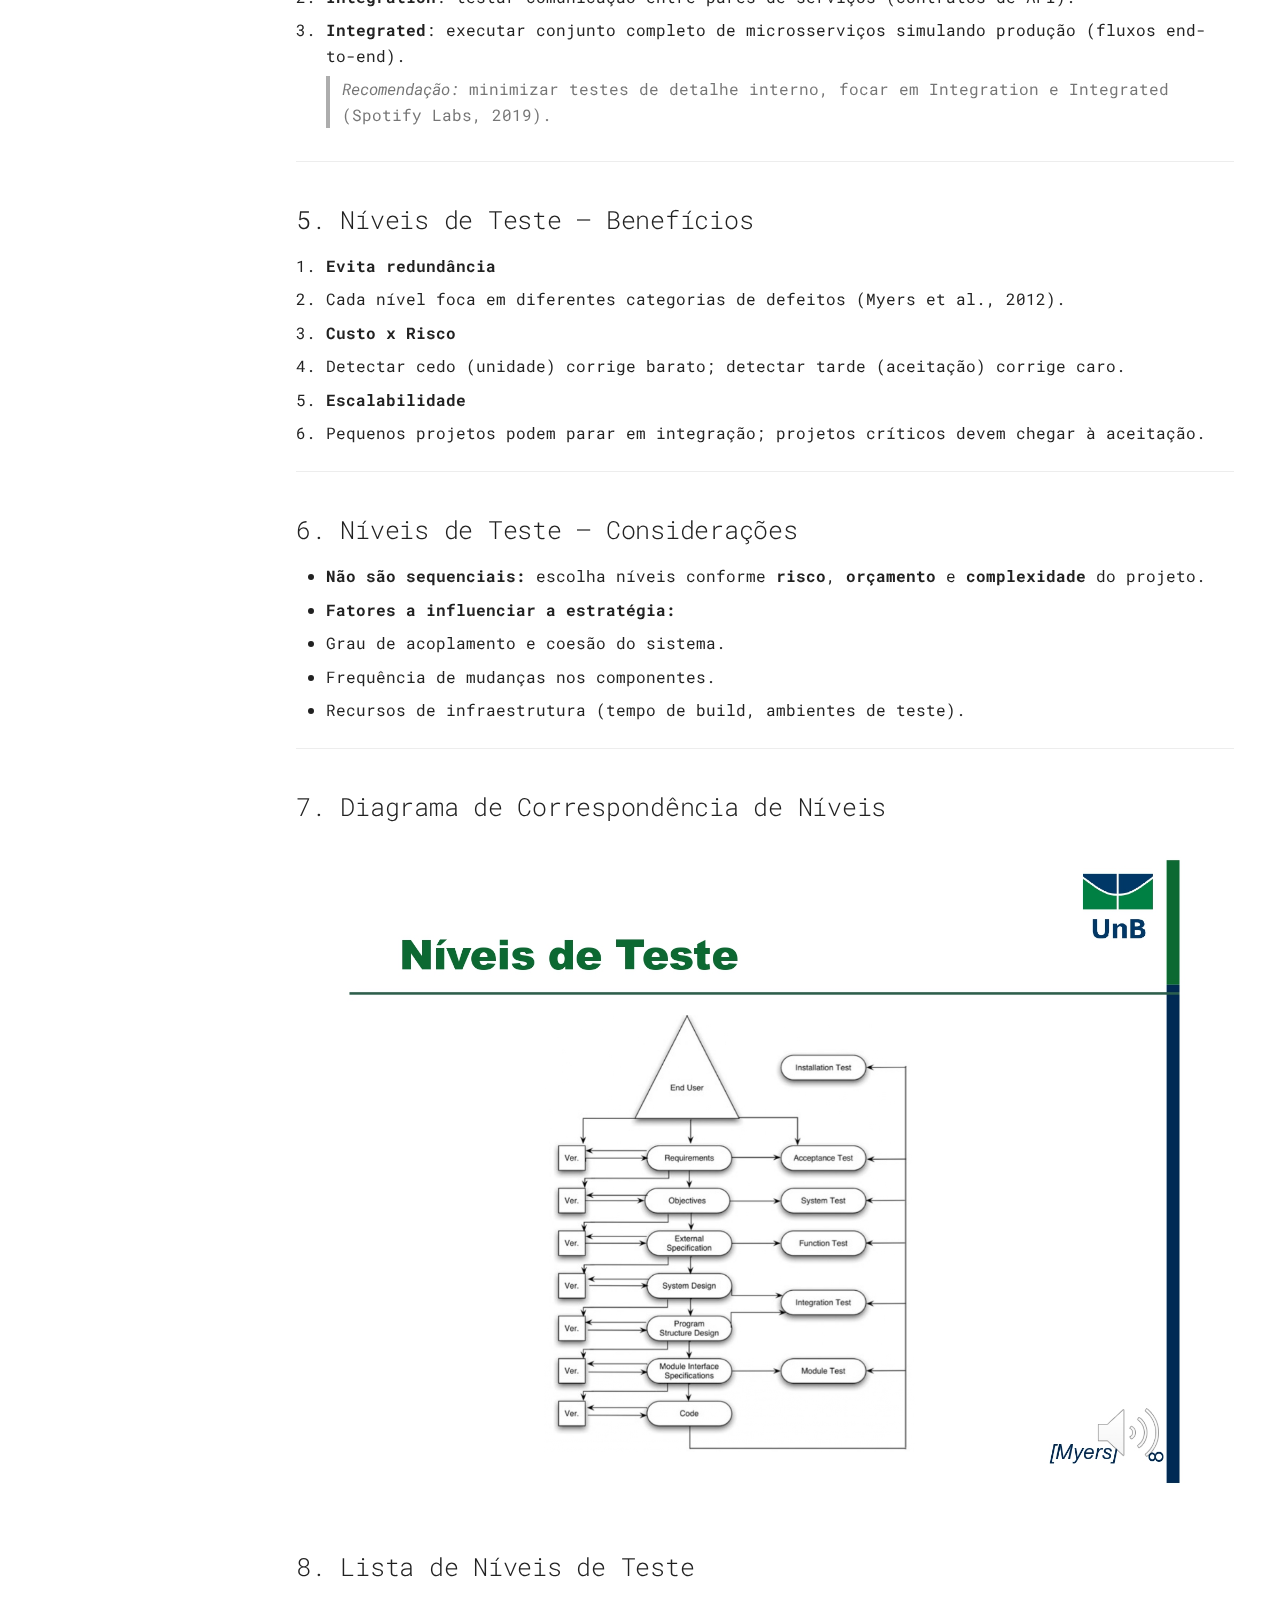
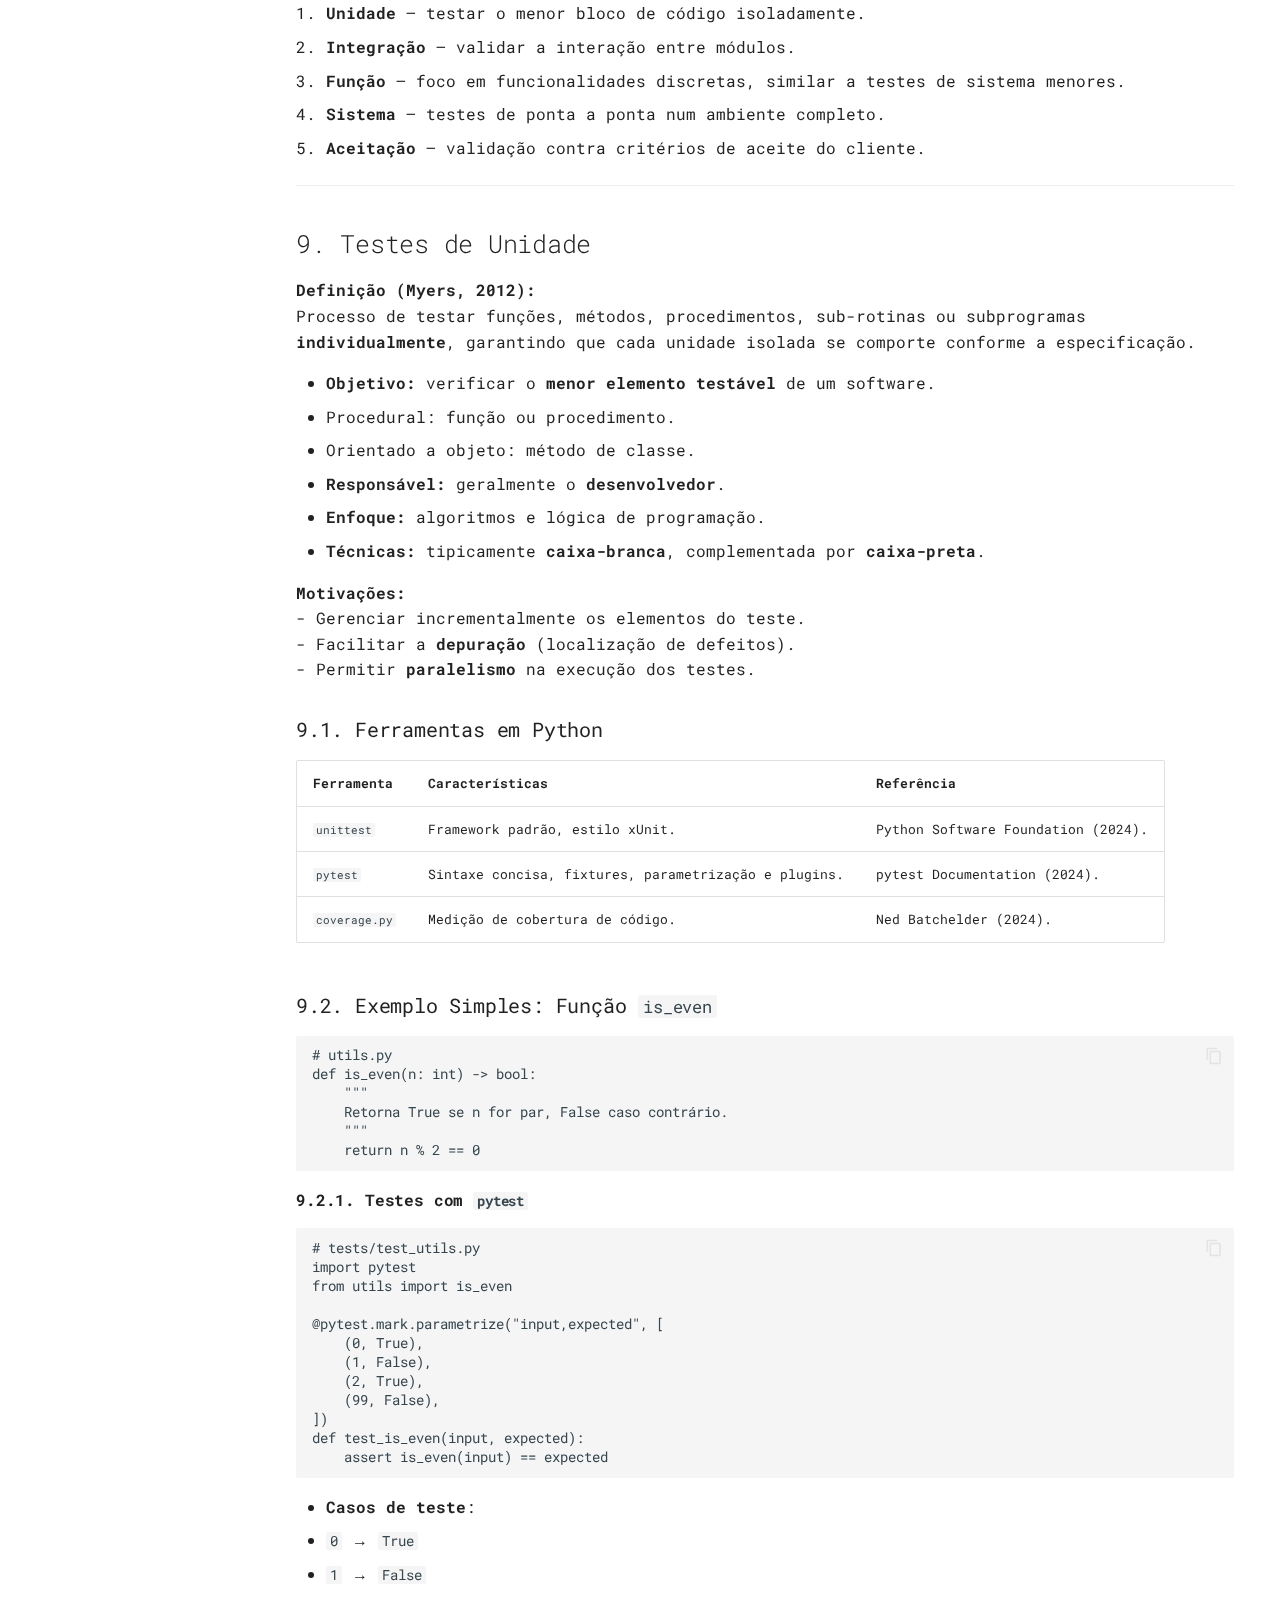
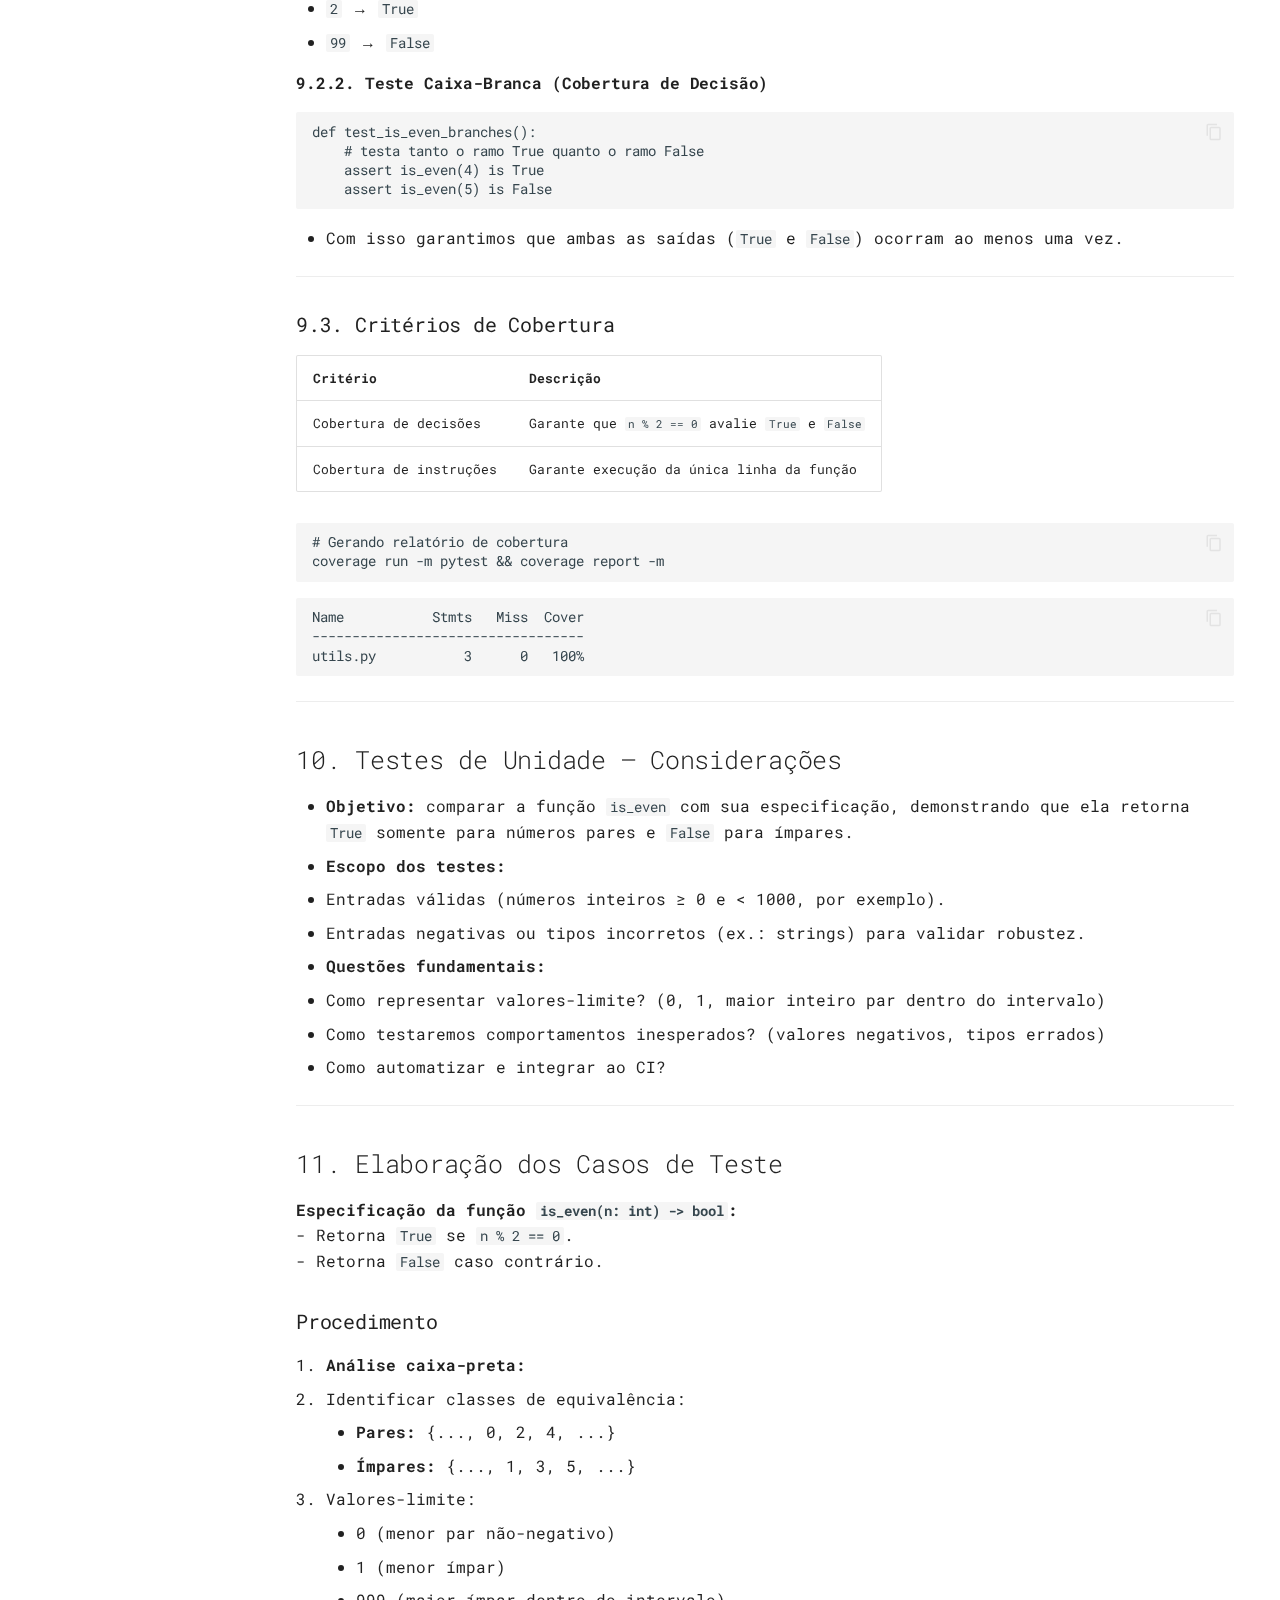
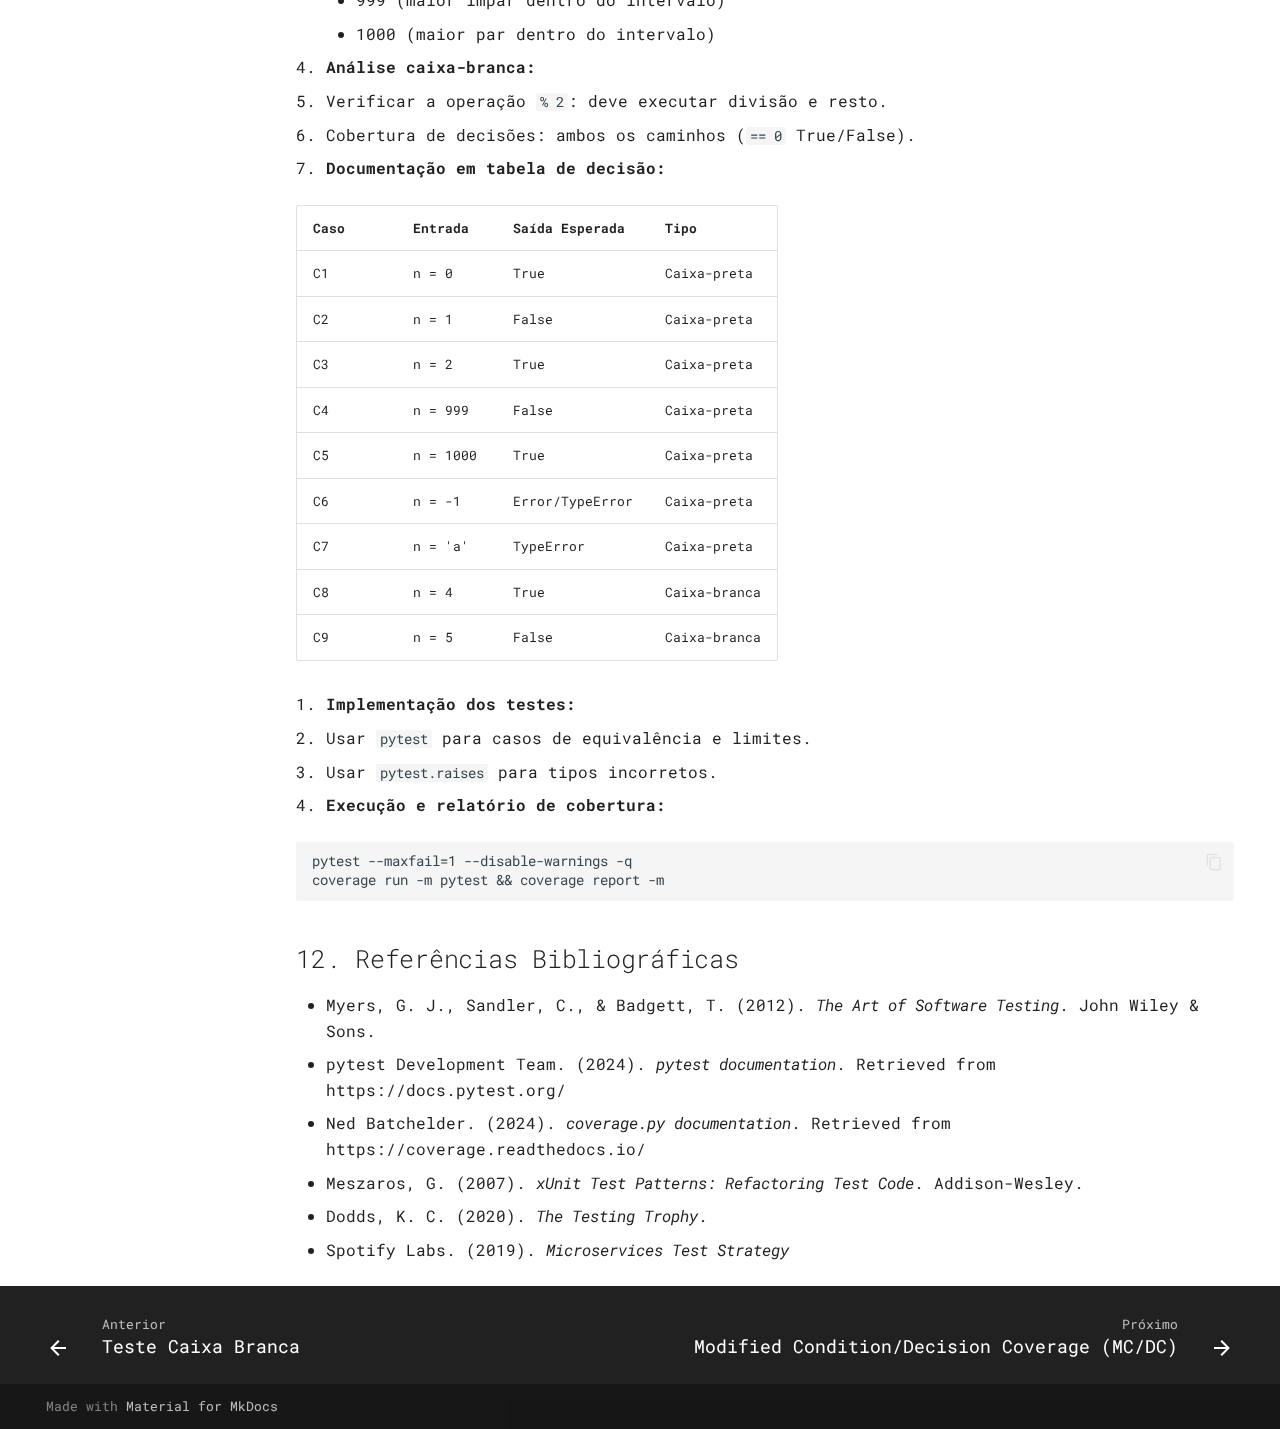
<file: aae3/unit_test/index.html>
<!doctype html>
<html lang="pt" class="no-js">
  <head>
    
      <meta charset="utf-8">
      <meta name="viewport" content="width=device-width,initial-scale=1">
      
      
      
      
        <link rel="prev" href="../white_box_test/">
      
      
        <link rel="next" href="../mc_dc/">
      
      
      <link rel="icon" href="../../assets/images/favicon.png">
      <meta name="generator" content="mkdocs-1.6.1, mkdocs-material-9.6.14">
    
    
      
        <title>Teste de Unidade - Testes de Software</title>
      
    
    
      <link rel="stylesheet" href="../../assets/stylesheets/main.342714a4.min.css">
      
        
        <link rel="stylesheet" href="../../assets/stylesheets/palette.06af60db.min.css">
      
      


    
    
      
    
    
      
        
        
        <link rel="preconnect" href="https://fonts.gstatic.com" crossorigin>
        <link rel="stylesheet" href="https://fonts.googleapis.com/css?family=Roboto+Mono:300,300i,400,400i,700,700i%7CRoboto+Mono:400,400i,700,700i&display=fallback">
        <style>:root{--md-text-font:"Roboto Mono";--md-code-font:"Roboto Mono"}</style>
      
    
    
    <script>__md_scope=new URL("../..",location),__md_hash=e=>[...e].reduce(((e,_)=>(e<<5)-e+_.charCodeAt(0)),0),__md_get=(e,_=localStorage,t=__md_scope)=>JSON.parse(_.getItem(t.pathname+"."+e)),__md_set=(e,_,t=localStorage,a=__md_scope)=>{try{t.setItem(a.pathname+"."+e,JSON.stringify(_))}catch(e){}}</script>
    
      

    
    
    
  </head>
  
  
    
    
      
    
    
    
    
    <body dir="ltr" data-md-color-scheme="default" data-md-color-primary="deep-purple" data-md-color-accent="deep-orange">
  
    
    <input class="md-toggle" data-md-toggle="drawer" type="checkbox" id="__drawer" autocomplete="off">
    <input class="md-toggle" data-md-toggle="search" type="checkbox" id="__search" autocomplete="off">
    <label class="md-overlay" for="__drawer"></label>
    <div data-md-component="skip">
      
        
        <a href="#3-piramide-de-testes" class="md-skip">
          Pular para conteúdo
        </a>
      
    </div>
    <div data-md-component="announce">
      
    </div>
    
    
      

  

<header class="md-header md-header--shadow md-header--lifted" data-md-component="header">
  <nav class="md-header__inner md-grid" aria-label="Cabeçalho">
    <a href="../.." title="Testes de Software" class="md-header__button md-logo" aria-label="Testes de Software" data-md-component="logo">
      
  
  <svg xmlns="http://www.w3.org/2000/svg" viewBox="0 0 24 24"><path d="M12 8a3 3 0 0 0 3-3 3 3 0 0 0-3-3 3 3 0 0 0-3 3 3 3 0 0 0 3 3m0 3.54C9.64 9.35 6.5 8 3 8v11c3.5 0 6.64 1.35 9 3.54 2.36-2.19 5.5-3.54 9-3.54V8c-3.5 0-6.64 1.35-9 3.54"/></svg>

    </a>
    <label class="md-header__button md-icon" for="__drawer">
      
      <svg xmlns="http://www.w3.org/2000/svg" viewBox="0 0 24 24"><path d="M3 6h18v2H3zm0 5h18v2H3zm0 5h18v2H3z"/></svg>
    </label>
    <div class="md-header__title" data-md-component="header-title">
      <div class="md-header__ellipsis">
        <div class="md-header__topic">
          <span class="md-ellipsis">
            Testes de Software
          </span>
        </div>
        <div class="md-header__topic" data-md-component="header-topic">
          <span class="md-ellipsis">
            
              Teste de Unidade
            
          </span>
        </div>
      </div>
    </div>
    
      
        <form class="md-header__option" data-md-component="palette">
  
    
    
    
    <input class="md-option" data-md-color-media="" data-md-color-scheme="default" data-md-color-primary="deep-purple" data-md-color-accent="deep-orange"  aria-label="Switch to dark mode"  type="radio" name="__palette" id="__palette_0">
    
      <label class="md-header__button md-icon" title="Switch to dark mode" for="__palette_1" hidden>
        <svg xmlns="http://www.w3.org/2000/svg" viewBox="0 0 24 24"><path d="M12 18a6 6 0 0 1-6-6 6 6 0 0 1 6-6 6 6 0 0 1 6 6 6 6 0 0 1-6 6m8-2.69L23.31 12 20 8.69V4h-4.69L12 .69 8.69 4H4v4.69L.69 12 4 15.31V20h4.69L12 23.31 15.31 20H20z"/></svg>
      </label>
    
  
    
    
    
    <input class="md-option" data-md-color-media="" data-md-color-scheme="slate" data-md-color-primary="deep-purple" data-md-color-accent="deep-orange"  aria-label="Switch to light mode"  type="radio" name="__palette" id="__palette_1">
    
      <label class="md-header__button md-icon" title="Switch to light mode" for="__palette_0" hidden>
        <svg xmlns="http://www.w3.org/2000/svg" viewBox="0 0 24 24"><path d="M10 2c-1.82 0-3.53.5-5 1.35C8 5.08 10 8.3 10 12s-2 6.92-5 8.65C6.47 21.5 8.18 22 10 22a10 10 0 0 0 10-10A10 10 0 0 0 10 2"/></svg>
      </label>
    
  
</form>
      
    
    
      <script>var palette=__md_get("__palette");if(palette&&palette.color){if("(prefers-color-scheme)"===palette.color.media){var media=matchMedia("(prefers-color-scheme: light)"),input=document.querySelector(media.matches?"[data-md-color-media='(prefers-color-scheme: light)']":"[data-md-color-media='(prefers-color-scheme: dark)']");palette.color.media=input.getAttribute("data-md-color-media"),palette.color.scheme=input.getAttribute("data-md-color-scheme"),palette.color.primary=input.getAttribute("data-md-color-primary"),palette.color.accent=input.getAttribute("data-md-color-accent")}for(var[key,value]of Object.entries(palette.color))document.body.setAttribute("data-md-color-"+key,value)}</script>
    
    
    
    
      <div class="md-header__source">
        <a href="https://github.com/arthurrochamoreira/Testes-de-Software" title="Ir para repositório" class="md-source" data-md-component="source">
  <div class="md-source__icon md-icon">
    
    <svg xmlns="http://www.w3.org/2000/svg" viewBox="0 0 448 512"><!--! Font Awesome Free 6.7.2 by @fontawesome - https://fontawesome.com License - https://fontawesome.com/license/free (Icons: CC BY 4.0, Fonts: SIL OFL 1.1, Code: MIT License) Copyright 2024 Fonticons, Inc.--><path d="M439.55 236.05 244 40.45a28.87 28.87 0 0 0-40.81 0l-40.66 40.63 51.52 51.52c27.06-9.14 52.68 16.77 43.39 43.68l49.66 49.66c34.23-11.8 61.18 31 35.47 56.69-26.49 26.49-70.21-2.87-56-37.34L240.22 199v121.85c25.3 12.54 22.26 41.85 9.08 55a34.34 34.34 0 0 1-48.55 0c-17.57-17.6-11.07-46.91 11.25-56v-123c-20.8-8.51-24.6-30.74-18.64-45L142.57 101 8.45 235.14a28.86 28.86 0 0 0 0 40.81l195.61 195.6a28.86 28.86 0 0 0 40.8 0l194.69-194.69a28.86 28.86 0 0 0 0-40.81"/></svg>
  </div>
  <div class="md-source__repository">
    testes-de-software
  </div>
</a>
      </div>
    
  </nav>
  
    
      
<nav class="md-tabs" aria-label="Abas" data-md-component="tabs">
  <div class="md-grid">
    <ul class="md-tabs__list">
      
        
  
  
  
  
    <li class="md-tabs__item">
      <a href="../.." class="md-tabs__link">
        
  
  
    
  
  Home

      </a>
    </li>
  

      
        
  
  
  
  
    
    
      <li class="md-tabs__item">
        <a href="../../tpi_tpe/tpi3_tpe3/" class="md-tabs__link">
          
  
  
  TPI/TPE

        </a>
      </li>
    
  

      
        
  
  
  
  
    
    
      <li class="md-tabs__item">
        <a href="../aae3/" class="md-tabs__link">
          
  
  
  AAE

        </a>
      </li>
    
  

      
        
  
  
  
  
    
    
      <li class="md-tabs__item">
        <a href="../white_box_test/" class="md-tabs__link">
          
  
  
  White-Box Testing

        </a>
      </li>
    
  

      
        
  
  
  
    
  
  
    
    
      <li class="md-tabs__item md-tabs__item--active">
        <a href="./" class="md-tabs__link">
          
  
  
  Unit Testing

        </a>
      </li>
    
  

      
        
  
  
  
  
    
    
      <li class="md-tabs__item">
        <a href="../mc_dc/" class="md-tabs__link">
          
  
  
  MC/DC

        </a>
      </li>
    
  

      
    </ul>
  </div>
</nav>
    
  
</header>
    
    <div class="md-container" data-md-component="container">
      
      
        
      
      <main class="md-main" data-md-component="main">
        <div class="md-main__inner md-grid">
          
            
              
              <div class="md-sidebar md-sidebar--primary" data-md-component="sidebar" data-md-type="navigation" >
                <div class="md-sidebar__scrollwrap">
                  <div class="md-sidebar__inner">
                    


  


  

<nav class="md-nav md-nav--primary md-nav--lifted md-nav--integrated" aria-label="Navegação" data-md-level="0">
  <label class="md-nav__title" for="__drawer">
    <a href="../.." title="Testes de Software" class="md-nav__button md-logo" aria-label="Testes de Software" data-md-component="logo">
      
  
  <svg xmlns="http://www.w3.org/2000/svg" viewBox="0 0 24 24"><path d="M12 8a3 3 0 0 0 3-3 3 3 0 0 0-3-3 3 3 0 0 0-3 3 3 3 0 0 0 3 3m0 3.54C9.64 9.35 6.5 8 3 8v11c3.5 0 6.64 1.35 9 3.54 2.36-2.19 5.5-3.54 9-3.54V8c-3.5 0-6.64 1.35-9 3.54"/></svg>

    </a>
    Testes de Software
  </label>
  
    <div class="md-nav__source">
      <a href="https://github.com/arthurrochamoreira/Testes-de-Software" title="Ir para repositório" class="md-source" data-md-component="source">
  <div class="md-source__icon md-icon">
    
    <svg xmlns="http://www.w3.org/2000/svg" viewBox="0 0 448 512"><!--! Font Awesome Free 6.7.2 by @fontawesome - https://fontawesome.com License - https://fontawesome.com/license/free (Icons: CC BY 4.0, Fonts: SIL OFL 1.1, Code: MIT License) Copyright 2024 Fonticons, Inc.--><path d="M439.55 236.05 244 40.45a28.87 28.87 0 0 0-40.81 0l-40.66 40.63 51.52 51.52c27.06-9.14 52.68 16.77 43.39 43.68l49.66 49.66c34.23-11.8 61.18 31 35.47 56.69-26.49 26.49-70.21-2.87-56-37.34L240.22 199v121.85c25.3 12.54 22.26 41.85 9.08 55a34.34 34.34 0 0 1-48.55 0c-17.57-17.6-11.07-46.91 11.25-56v-123c-20.8-8.51-24.6-30.74-18.64-45L142.57 101 8.45 235.14a28.86 28.86 0 0 0 0 40.81l195.61 195.6a28.86 28.86 0 0 0 40.8 0l194.69-194.69a28.86 28.86 0 0 0 0-40.81"/></svg>
  </div>
  <div class="md-source__repository">
    testes-de-software
  </div>
</a>
    </div>
  
  <ul class="md-nav__list" data-md-scrollfix>
    
      
      
  
  
  
  
    <li class="md-nav__item">
      <a href="../.." class="md-nav__link">
        
  
  
  <span class="md-ellipsis">
    Home
    
  </span>
  

      </a>
    </li>
  

    
      
      
  
  
  
  
    
    
    
    
      
      
        
      
    
    
    <li class="md-nav__item md-nav__item--nested">
      
        
        
          
        
        <input class="md-nav__toggle md-toggle md-toggle--indeterminate" type="checkbox" id="__nav_2" >
        
          
          <label class="md-nav__link" for="__nav_2" id="__nav_2_label" tabindex="0">
            
  
  
  <span class="md-ellipsis">
    TPI/TPE
    
  </span>
  

            <span class="md-nav__icon md-icon"></span>
          </label>
        
        <nav class="md-nav" data-md-level="1" aria-labelledby="__nav_2_label" aria-expanded="false">
          <label class="md-nav__title" for="__nav_2">
            <span class="md-nav__icon md-icon"></span>
            TPI/TPE
          </label>
          <ul class="md-nav__list" data-md-scrollfix>
            
              
                
  
  
  
  
    <li class="md-nav__item">
      <a href="../../tpi_tpe/tpi3_tpe3/" class="md-nav__link">
        
  
  
  <span class="md-ellipsis">
    TPI/TPE(3)
    
  </span>
  

      </a>
    </li>
  

              
            
              
                
  
  
  
  
    <li class="md-nav__item">
      <a href="../../tpi_tpe/tpi4_tpe4/" class="md-nav__link">
        
  
  
  <span class="md-ellipsis">
    TPI/TPE(4)
    
  </span>
  

      </a>
    </li>
  

              
            
          </ul>
        </nav>
      
    </li>
  

    
      
      
  
  
  
  
    
    
    
    
      
      
        
      
    
    
    <li class="md-nav__item md-nav__item--nested">
      
        
        
          
        
        <input class="md-nav__toggle md-toggle md-toggle--indeterminate" type="checkbox" id="__nav_3" >
        
          
          <label class="md-nav__link" for="__nav_3" id="__nav_3_label" tabindex="0">
            
  
  
  <span class="md-ellipsis">
    AAE
    
  </span>
  

            <span class="md-nav__icon md-icon"></span>
          </label>
        
        <nav class="md-nav" data-md-level="1" aria-labelledby="__nav_3_label" aria-expanded="false">
          <label class="md-nav__title" for="__nav_3">
            <span class="md-nav__icon md-icon"></span>
            AAE
          </label>
          <ul class="md-nav__list" data-md-scrollfix>
            
              
                
  
  
  
  
    <li class="md-nav__item">
      <a href="../aae3/" class="md-nav__link">
        
  
  
  <span class="md-ellipsis">
    AAE3
    
  </span>
  

      </a>
    </li>
  

              
            
          </ul>
        </nav>
      
    </li>
  

    
      
      
  
  
  
  
    
    
    
    
      
      
        
      
    
    
    <li class="md-nav__item md-nav__item--nested">
      
        
        
          
        
        <input class="md-nav__toggle md-toggle md-toggle--indeterminate" type="checkbox" id="__nav_4" >
        
          
          <label class="md-nav__link" for="__nav_4" id="__nav_4_label" tabindex="0">
            
  
  
  <span class="md-ellipsis">
    White-Box Testing
    
  </span>
  

            <span class="md-nav__icon md-icon"></span>
          </label>
        
        <nav class="md-nav" data-md-level="1" aria-labelledby="__nav_4_label" aria-expanded="false">
          <label class="md-nav__title" for="__nav_4">
            <span class="md-nav__icon md-icon"></span>
            White-Box Testing
          </label>
          <ul class="md-nav__list" data-md-scrollfix>
            
              
                
  
  
  
  
    <li class="md-nav__item">
      <a href="../white_box_test/" class="md-nav__link">
        
  
  
  <span class="md-ellipsis">
    Teste Caixa Branca
    
  </span>
  

      </a>
    </li>
  

              
            
          </ul>
        </nav>
      
    </li>
  

    
      
      
  
  
    
  
  
  
    
    
    
    
      
        
        
      
      
        
      
    
    
    <li class="md-nav__item md-nav__item--active md-nav__item--section md-nav__item--nested">
      
        
        
        <input class="md-nav__toggle md-toggle " type="checkbox" id="__nav_5" checked>
        
          
          <label class="md-nav__link" for="__nav_5" id="__nav_5_label" tabindex="">
            
  
  
  <span class="md-ellipsis">
    Unit Testing
    
  </span>
  

            <span class="md-nav__icon md-icon"></span>
          </label>
        
        <nav class="md-nav" data-md-level="1" aria-labelledby="__nav_5_label" aria-expanded="true">
          <label class="md-nav__title" for="__nav_5">
            <span class="md-nav__icon md-icon"></span>
            Unit Testing
          </label>
          <ul class="md-nav__list" data-md-scrollfix>
            
              
                
  
  
    
  
  
  
    <li class="md-nav__item md-nav__item--active">
      
      <input class="md-nav__toggle md-toggle" type="checkbox" id="__toc">
      
      
      
        <label class="md-nav__link md-nav__link--active" for="__toc">
          
  
  
  <span class="md-ellipsis">
    Teste de Unidade
    
  </span>
  

          <span class="md-nav__icon md-icon"></span>
        </label>
      
      <a href="./" class="md-nav__link md-nav__link--active">
        
  
  
  <span class="md-ellipsis">
    Teste de Unidade
    
  </span>
  

      </a>
      
        

<nav class="md-nav md-nav--secondary" aria-label="Índice">
  
  
  
  
    <label class="md-nav__title" for="__toc">
      <span class="md-nav__icon md-icon"></span>
      Índice
    </label>
    <ul class="md-nav__list" data-md-component="toc" data-md-scrollfix>
      
        <li class="md-nav__item">
  <a href="#3-piramide-de-testes" class="md-nav__link">
    <span class="md-ellipsis">
      3. Pirâmide de Testes
    </span>
  </a>
  
</li>
      
        <li class="md-nav__item">
  <a href="#4-outros-formatos-de-estrategia" class="md-nav__link">
    <span class="md-ellipsis">
      4. Outros Formatos de Estratégia
    </span>
  </a>
  
    <nav class="md-nav" aria-label="4. Outros Formatos de Estratégia">
      <ul class="md-nav__list">
        
          <li class="md-nav__item">
  <a href="#a-the-testing-trophy" class="md-nav__link">
    <span class="md-ellipsis">
      A. The Testing Trophy
    </span>
  </a>
  
</li>
        
          <li class="md-nav__item">
  <a href="#b-microservices-test-strategy" class="md-nav__link">
    <span class="md-ellipsis">
      B. Microservices Test Strategy
    </span>
  </a>
  
</li>
        
      </ul>
    </nav>
  
</li>
      
        <li class="md-nav__item">
  <a href="#5-niveis-de-teste-beneficios" class="md-nav__link">
    <span class="md-ellipsis">
      5. Níveis de Teste – Benefícios
    </span>
  </a>
  
</li>
      
        <li class="md-nav__item">
  <a href="#6-niveis-de-teste-consideracoes" class="md-nav__link">
    <span class="md-ellipsis">
      6. Níveis de Teste – Considerações
    </span>
  </a>
  
</li>
      
        <li class="md-nav__item">
  <a href="#7-diagrama-de-correspondencia-de-niveis" class="md-nav__link">
    <span class="md-ellipsis">
      7. Diagrama de Correspondência de Níveis
    </span>
  </a>
  
</li>
      
        <li class="md-nav__item">
  <a href="#8-lista-de-niveis-de-teste" class="md-nav__link">
    <span class="md-ellipsis">
      8. Lista de Níveis de Teste
    </span>
  </a>
  
</li>
      
        <li class="md-nav__item">
  <a href="#9-testes-de-unidade" class="md-nav__link">
    <span class="md-ellipsis">
      9. Testes de Unidade
    </span>
  </a>
  
    <nav class="md-nav" aria-label="9. Testes de Unidade">
      <ul class="md-nav__list">
        
          <li class="md-nav__item">
  <a href="#91-ferramentas-em-python" class="md-nav__link">
    <span class="md-ellipsis">
      9.1. Ferramentas em Python
    </span>
  </a>
  
</li>
        
          <li class="md-nav__item">
  <a href="#92-exemplo-simples-funcao-is_even" class="md-nav__link">
    <span class="md-ellipsis">
      9.2. Exemplo Simples: Função is_even
    </span>
  </a>
  
    <nav class="md-nav" aria-label="9.2. Exemplo Simples: Função is_even">
      <ul class="md-nav__list">
        
          <li class="md-nav__item">
  <a href="#921-testes-com-pytest" class="md-nav__link">
    <span class="md-ellipsis">
      9.2.1. Testes com pytest
    </span>
  </a>
  
</li>
        
          <li class="md-nav__item">
  <a href="#922-teste-caixa-branca-cobertura-de-decisao" class="md-nav__link">
    <span class="md-ellipsis">
      9.2.2. Teste Caixa-Branca (Cobertura de Decisão)
    </span>
  </a>
  
</li>
        
      </ul>
    </nav>
  
</li>
        
          <li class="md-nav__item">
  <a href="#93-criterios-de-cobertura" class="md-nav__link">
    <span class="md-ellipsis">
      9.3. Critérios de Cobertura
    </span>
  </a>
  
</li>
        
      </ul>
    </nav>
  
</li>
      
        <li class="md-nav__item">
  <a href="#10-testes-de-unidade-consideracoes" class="md-nav__link">
    <span class="md-ellipsis">
      10. Testes de Unidade – Considerações
    </span>
  </a>
  
</li>
      
        <li class="md-nav__item">
  <a href="#11-elaboracao-dos-casos-de-teste" class="md-nav__link">
    <span class="md-ellipsis">
      11. Elaboração dos Casos de Teste
    </span>
  </a>
  
    <nav class="md-nav" aria-label="11. Elaboração dos Casos de Teste">
      <ul class="md-nav__list">
        
          <li class="md-nav__item">
  <a href="#procedimento" class="md-nav__link">
    <span class="md-ellipsis">
      Procedimento
    </span>
  </a>
  
</li>
        
      </ul>
    </nav>
  
</li>
      
        <li class="md-nav__item">
  <a href="#12-referencias-bibliograficas" class="md-nav__link">
    <span class="md-ellipsis">
      12. Referências Bibliográficas
    </span>
  </a>
  
</li>
      
    </ul>
  
</nav>
      
    </li>
  

              
            
          </ul>
        </nav>
      
    </li>
  

    
      
      
  
  
  
  
    
    
    
    
      
      
        
      
    
    
    <li class="md-nav__item md-nav__item--nested">
      
        
        
          
        
        <input class="md-nav__toggle md-toggle md-toggle--indeterminate" type="checkbox" id="__nav_6" >
        
          
          <label class="md-nav__link" for="__nav_6" id="__nav_6_label" tabindex="0">
            
  
  
  <span class="md-ellipsis">
    MC/DC
    
  </span>
  

            <span class="md-nav__icon md-icon"></span>
          </label>
        
        <nav class="md-nav" data-md-level="1" aria-labelledby="__nav_6_label" aria-expanded="false">
          <label class="md-nav__title" for="__nav_6">
            <span class="md-nav__icon md-icon"></span>
            MC/DC
          </label>
          <ul class="md-nav__list" data-md-scrollfix>
            
              
                
  
  
  
  
    <li class="md-nav__item">
      <a href="../mc_dc/" class="md-nav__link">
        
  
  
  <span class="md-ellipsis">
    Modified Condition/Decision Coverage (MC/DC)
    
  </span>
  

      </a>
    </li>
  

              
            
          </ul>
        </nav>
      
    </li>
  

    
  </ul>
</nav>
                  </div>
                </div>
              </div>
            
            
          
          
            <div class="md-content" data-md-component="content">
              <article class="md-content__inner md-typeset">
                
                  


  
  


  <h1>Teste de Unidade</h1>

<h2 id="3-piramide-de-testes">3. Pirâmide de Testes</h2>
<p>A <strong>Pirâmide de Testes</strong> ilustra como equilibrar velocidade, custo e cobertura ao estruturar sua suíte de testes (Meszaros, 2007):</p>
<p><img alt="Pirâmide de Testes" src="../../assets/unit_test/piramide_de_testes.jpg" /></p>
<table>
<thead>
<tr>
<th>Nível</th>
<th>Quantidade de Testes</th>
<th>Custo por Teste</th>
<th>Velocidade de Execução</th>
<th>Exemplos de Ferramentas</th>
</tr>
</thead>
<tbody>
<tr>
<td><strong>Aceitação</strong></td>
<td>Baixa</td>
<td>Alto</td>
<td>Muito Lenta</td>
<td>Cucumber, Robot Framework</td>
</tr>
<tr>
<td><strong>Sistema</strong></td>
<td>Média</td>
<td>Médio</td>
<td>Lenta</td>
<td>Selenium, TestComplete</td>
</tr>
<tr>
<td><strong>Integração</strong></td>
<td>Média–Alta</td>
<td>Baixo–Médio</td>
<td>Moderada</td>
<td>Pytest + Docker Compose, Postman</td>
</tr>
<tr>
<td><strong>Unidade</strong></td>
<td>Alta</td>
<td>Baixo</td>
<td>Muito Rápida</td>
<td>pytest, unittest, Jest</td>
</tr>
</tbody>
</table>
<ul>
<li><strong>Unidade (base)</strong>  </li>
<li><strong>O que:</strong> Testes de função/método isolado.  </li>
<li><strong>Por que:</strong> Rápidos e baratos; detectam defeitos de lógica interna antes de integrar dependências.  </li>
<li><strong>Integração (camada intermediária)</strong>  </li>
<li><strong>O que:</strong> Testes de múltiplos módulos funcionando juntos (por exemplo, serviço + banco de dados).  </li>
<li><strong>Por que:</strong> Verifica contratos/interfaces, detecta erros de comunicação e configuração.  </li>
<li><strong>Sistema (última camada antes da aceitação)</strong>  </li>
<li><strong>O que:</strong> Testes fim-a-fim que exercitam todo o sistema em ambiente real ou simulado.  </li>
<li><strong>Por que:</strong> Confirma fluxo completo (UI → backend → DB), mas custa mais manter.  </li>
<li><strong>Aceitação (topo)</strong>  </li>
<li><strong>O que:</strong> Validação contra requisitos de negócio por meio de cenários escritos em linguagem natural.  </li>
<li><strong>Por que:</strong> Garante que o software atenda às expectativas do usuário, mas demora para rodar.</li>
</ul>
<blockquote>
<p><strong>Eixos</strong><br />
- <strong>Velocidade</strong>: decresce de unidades → aceitação.<br />
- <strong>Custo</strong>: cresce de unidades → aceitação.<br />
- <strong>Quantidade</strong>: cresce de aceitação → unidades.</p>
</blockquote>
<hr />
<h2 id="4-outros-formatos-de-estrategia">4. Outros Formatos de Estratégia</h2>
<h3 id="a-the-testing-trophy">A. The Testing Trophy</h3>
<p>Desenvolvida por Kent C. Dodds para aplicações web modernas:</p>
<p><img alt="The Testing Trophy " src="../../assets/unit_test/the_testing_trophy.jpg" /></p>
<ul>
<li><strong>Static</strong>: detecção de erros sem execução (ESLint, mypy).  </li>
<li><strong>Unit</strong>: lógica interna (Jest, pytest).  </li>
<li><strong>Integration</strong>: contratos entre módulos (Testing Library, pytest-docker).  </li>
<li><strong>End to End</strong>: simulação completa de usuário (Cypress, Playwright).  <blockquote>
<p><em>Meta:</em> Keep static and unit tests em larga quantidade, reduzindo gradualmente até E2E (Dodds, 2020).</p>
</blockquote>
</li>
</ul>
<h3 id="b-microservices-test-strategy">B. Microservices Test Strategy</h3>
<p>Abordagem do Spotify Labs para arquiteturas de microsserviços:</p>
<ol>
<li><strong>Implementation Detail</strong>: validar lógica isolada de cada serviço (testes de unidade profundas).  </li>
<li><strong>Integration</strong>: testar comunicação entre pares de serviços (contratos de API).  </li>
<li><strong>Integrated</strong>: executar conjunto completo de microsserviços simulando produção (fluxos end-to-end).  <blockquote>
<p><em>Recomendação:</em> minimizar testes de detalhe interno, focar em Integration e Integrated (Spotify Labs, 2019).</p>
</blockquote>
</li>
</ol>
<hr />
<h2 id="5-niveis-de-teste-beneficios">5. Níveis de Teste – Benefícios</h2>
<ol>
<li><strong>Evita redundância</strong>  </li>
<li>Cada nível foca em diferentes categorias de defeitos (Myers et al., 2012).  </li>
<li><strong>Custo x Risco</strong>  </li>
<li>Detectar cedo (unidade) corrige barato; detectar tarde (aceitação) corrige caro.  </li>
<li><strong>Escalabilidade</strong>  </li>
<li>Pequenos projetos podem parar em integração; projetos críticos devem chegar à aceitação.  </li>
</ol>
<hr />
<h2 id="6-niveis-de-teste-consideracoes">6. Níveis de Teste – Considerações</h2>
<ul>
<li><strong>Não são sequenciais:</strong> escolha níveis conforme <strong>risco</strong>, <strong>orçamento</strong> e <strong>complexidade</strong> do projeto.  </li>
<li><strong>Fatores a influenciar a estratégia:</strong>  </li>
<li>Grau de acoplamento e coesão do sistema.  </li>
<li>Frequência de mudanças nos componentes.  </li>
<li>Recursos de infraestrutura (tempo de build, ambientes de teste).  </li>
</ul>
<hr />
<h2 id="7-diagrama-de-correspondencia-de-niveis">7. Diagrama de Correspondência de Níveis</h2>
<p><img alt="Diagrama de Correspondência de Níveis" src="../../assets/unit_test/diagrama_de_correspond%C3%AAncia_de_n%C3%ADveis.jpg" /></p>
<h2 id="8-lista-de-niveis-de-teste">8. Lista de Níveis de Teste</h2>
<ol>
<li><strong>Unidade</strong> – testar o menor bloco de código isoladamente.  </li>
<li><strong>Integração</strong> – validar a interação entre módulos.  </li>
<li><strong>Função</strong> – foco em funcionalidades discretas, similar a testes de sistema menores.  </li>
<li><strong>Sistema</strong> – testes de ponta a ponta num ambiente completo.  </li>
<li><strong>Aceitação</strong> – validação contra critérios de aceite do cliente.</li>
</ol>
<hr />
<h2 id="9-testes-de-unidade">9. Testes de Unidade</h2>
<p><strong>Definição (Myers, 2012):</strong><br />
Processo de testar funções, métodos, procedimentos, sub-rotinas ou subprogramas <strong>individualmente</strong>, garantindo que cada unidade isolada se comporte conforme a especificação.</p>
<ul>
<li><strong>Objetivo:</strong> verificar o <strong>menor elemento testável</strong> de um software.  </li>
<li>Procedural: função ou procedimento.  </li>
<li>Orientado a objeto: método de classe.  </li>
<li><strong>Responsável:</strong> geralmente o <strong>desenvolvedor</strong>.  </li>
<li><strong>Enfoque:</strong> algoritmos e lógica de programação.  </li>
<li><strong>Técnicas:</strong> tipicamente <strong>caixa-branca</strong>, complementada por <strong>caixa-preta</strong>.</li>
</ul>
<p><strong>Motivações:</strong><br />
- Gerenciar incrementalmente os elementos do teste.<br />
- Facilitar a <strong>depuração</strong> (localização de defeitos).<br />
- Permitir <strong>paralelismo</strong> na execução dos testes.</p>
<h3 id="91-ferramentas-em-python">9.1. Ferramentas em Python</h3>
<table>
<thead>
<tr>
<th>Ferramenta</th>
<th>Características</th>
<th>Referência</th>
</tr>
</thead>
<tbody>
<tr>
<td><code>unittest</code></td>
<td>Framework padrão, estilo xUnit.</td>
<td>Python Software Foundation (2024).</td>
</tr>
<tr>
<td><code>pytest</code></td>
<td>Sintaxe concisa, fixtures, parametrização e plugins.</td>
<td>pytest Documentation (2024).</td>
</tr>
<tr>
<td><code>coverage.py</code></td>
<td>Medição de cobertura de código.</td>
<td>Ned Batchelder (2024).</td>
</tr>
</tbody>
</table>
<h3 id="92-exemplo-simples-funcao-is_even">9.2. Exemplo Simples: Função <code>is_even</code></h3>
<pre><code class="language-python"># utils.py
def is_even(n: int) -&gt; bool:
    &quot;&quot;&quot;
    Retorna True se n for par, False caso contrário.
    &quot;&quot;&quot;
    return n % 2 == 0
</code></pre>
<h4 id="921-testes-com-pytest">9.2.1. Testes com <code>pytest</code></h4>
<pre><code class="language-python"># tests/test_utils.py
import pytest
from utils import is_even

@pytest.mark.parametrize(&quot;input,expected&quot;, [
    (0, True),
    (1, False),
    (2, True),
    (99, False),
])
def test_is_even(input, expected):
    assert is_even(input) == expected
</code></pre>
<ul>
<li><strong>Casos de teste</strong>:</li>
<li><code>0</code> → <code>True</code></li>
<li><code>1</code> → <code>False</code></li>
<li><code>2</code> → <code>True</code></li>
<li><code>99</code> → <code>False</code></li>
</ul>
<h4 id="922-teste-caixa-branca-cobertura-de-decisao">9.2.2. Teste Caixa-Branca (Cobertura de Decisão)</h4>
<pre><code class="language-python">def test_is_even_branches():
    # testa tanto o ramo True quanto o ramo False
    assert is_even(4) is True
    assert is_even(5) is False
</code></pre>
<ul>
<li>Com isso garantimos que ambas as saídas (<code>True</code> e <code>False</code>) ocorram ao menos uma vez.</li>
</ul>
<hr />
<h3 id="93-criterios-de-cobertura">9.3. Critérios de Cobertura</h3>
<table>
<thead>
<tr>
<th>Critério</th>
<th>Descrição</th>
</tr>
</thead>
<tbody>
<tr>
<td>Cobertura de decisões</td>
<td>Garante que <code>n % 2 == 0</code> avalie <code>True</code> e <code>False</code></td>
</tr>
<tr>
<td>Cobertura de instruções</td>
<td>Garante execução da única linha da função</td>
</tr>
</tbody>
</table>
<pre><code class="language-bash"># Gerando relatório de cobertura
coverage run -m pytest &amp;&amp; coverage report -m
</code></pre>
<pre><code class="language-text">Name           Stmts   Miss  Cover
----------------------------------
utils.py           3      0   100%
</code></pre>
<hr />
<h2 id="10-testes-de-unidade-consideracoes">10. Testes de Unidade – Considerações</h2>
<ul>
<li><strong>Objetivo:</strong> comparar a função <code>is_even</code> com sua especificação, demonstrando que ela retorna <code>True</code> somente para números pares e <code>False</code> para ímpares.  </li>
<li><strong>Escopo dos testes:</strong>  </li>
<li>Entradas válidas (números inteiros ≥ 0 e &lt; 1000, por exemplo).  </li>
<li>Entradas negativas ou tipos incorretos (ex.: strings) para validar robustez.  </li>
<li><strong>Questões fundamentais:</strong>  </li>
<li>Como representar valores-limite? (0, 1, maior inteiro par dentro do intervalo)  </li>
<li>Como testaremos comportamentos inesperados? (valores negativos, tipos errados)  </li>
<li>Como automatizar e integrar ao CI?</li>
</ul>
<hr />
<h2 id="11-elaboracao-dos-casos-de-teste">11. Elaboração dos Casos de Teste</h2>
<p><strong>Especificação da função <code>is_even(n: int) -&gt; bool</code>:</strong><br />
- Retorna <code>True</code> se <code>n % 2 == 0</code>.<br />
- Retorna <code>False</code> caso contrário.  </p>
<h3 id="procedimento">Procedimento</h3>
<ol>
<li><strong>Análise caixa-preta:</strong>  </li>
<li>Identificar classes de equivalência:  <ul>
<li><strong>Pares:</strong> {..., 0, 2, 4, ...}  </li>
<li><strong>Ímpares:</strong> {..., 1, 3, 5, ...}  </li>
</ul>
</li>
<li>
<p>Valores-limite:  </p>
<ul>
<li>0 (menor par não-negativo)  </li>
<li>1 (menor ímpar)  </li>
<li>999 (maior ímpar dentro do intervalo)  </li>
<li>1000 (maior par dentro do intervalo)  </li>
</ul>
</li>
<li>
<p><strong>Análise caixa-branca:</strong>  </p>
</li>
<li>Verificar a operação <code>% 2</code>: deve executar divisão e resto.  </li>
<li>
<p>Cobertura de decisões: ambos os caminhos (<code>== 0</code> True/False).</p>
</li>
<li>
<p><strong>Documentação em tabela de decisão:</strong></p>
</li>
</ol>
<table>
<thead>
<tr>
<th>Caso</th>
<th>Entrada</th>
<th>Saída Esperada</th>
<th>Tipo</th>
</tr>
</thead>
<tbody>
<tr>
<td>C1</td>
<td>n = 0</td>
<td>True</td>
<td>Caixa-preta</td>
</tr>
<tr>
<td>C2</td>
<td>n = 1</td>
<td>False</td>
<td>Caixa-preta</td>
</tr>
<tr>
<td>C3</td>
<td>n = 2</td>
<td>True</td>
<td>Caixa-preta</td>
</tr>
<tr>
<td>C4</td>
<td>n = 999</td>
<td>False</td>
<td>Caixa-preta</td>
</tr>
<tr>
<td>C5</td>
<td>n = 1000</td>
<td>True</td>
<td>Caixa-preta</td>
</tr>
<tr>
<td>C6</td>
<td>n = -1</td>
<td>Error/TypeError</td>
<td>Caixa-preta</td>
</tr>
<tr>
<td>C7</td>
<td>n = 'a'</td>
<td>TypeError</td>
<td>Caixa-preta</td>
</tr>
<tr>
<td>C8</td>
<td>n = 4</td>
<td>True</td>
<td>Caixa-branca</td>
</tr>
<tr>
<td>C9</td>
<td>n = 5</td>
<td>False</td>
<td>Caixa-branca</td>
</tr>
</tbody>
</table>
<ol>
<li><strong>Implementação dos testes:</strong>  </li>
<li>Usar <code>pytest</code> para casos de equivalência e limites.  </li>
<li>
<p>Usar <code>pytest.raises</code> para tipos incorretos.  </p>
</li>
<li>
<p><strong>Execução e relatório de cobertura:</strong>  </p>
</li>
</ol>
<pre><code class="language-bash">pytest --maxfail=1 --disable-warnings -q
coverage run -m pytest &amp;&amp; coverage report -m
</code></pre>
<h2 id="12-referencias-bibliograficas">12. Referências Bibliográficas</h2>
<ul>
<li>Myers, G. J., Sandler, C., &amp; Badgett, T. (2012). <em>The Art of Software Testing</em>. John Wiley &amp; Sons.  </li>
<li>pytest Development Team. (2024). <em>pytest documentation</em>. Retrieved from https://docs.pytest.org/  </li>
<li>Ned Batchelder. (2024). <em>coverage.py documentation</em>. Retrieved from https://coverage.readthedocs.io/  </li>
<li>Meszaros, G. (2007). <em>xUnit Test Patterns: Refactoring Test Code</em>. Addison-Wesley.  </li>
<li>Dodds, K. C. (2020). <em>The Testing Trophy</em>.  </li>
<li>Spotify Labs. (2019). <em>Microservices Test Strategy</em></li>
</ul>












                
              </article>
            </div>
          
          
<script>var target=document.getElementById(location.hash.slice(1));target&&target.name&&(target.checked=target.name.startsWith("__tabbed_"))</script>
        </div>
        
          <button type="button" class="md-top md-icon" data-md-component="top" hidden>
  
  <svg xmlns="http://www.w3.org/2000/svg" viewBox="0 0 24 24"><path d="M13 20h-2V8l-5.5 5.5-1.42-1.42L12 4.16l7.92 7.92-1.42 1.42L13 8z"/></svg>
  Voltar para o topo
</button>
        
      </main>
      
        <footer class="md-footer">
  
    
      
      <nav class="md-footer__inner md-grid" aria-label="Rodapé" >
        
          
          <a href="../white_box_test/" class="md-footer__link md-footer__link--prev" aria-label="Anterior: Teste Caixa Branca">
            <div class="md-footer__button md-icon">
              
              <svg xmlns="http://www.w3.org/2000/svg" viewBox="0 0 24 24"><path d="M20 11v2H8l5.5 5.5-1.42 1.42L4.16 12l7.92-7.92L13.5 5.5 8 11z"/></svg>
            </div>
            <div class="md-footer__title">
              <span class="md-footer__direction">
                Anterior
              </span>
              <div class="md-ellipsis">
                Teste Caixa Branca
              </div>
            </div>
          </a>
        
        
          
          <a href="../mc_dc/" class="md-footer__link md-footer__link--next" aria-label="Próximo: Modified Condition/Decision Coverage (MC/DC)">
            <div class="md-footer__title">
              <span class="md-footer__direction">
                Próximo
              </span>
              <div class="md-ellipsis">
                Modified Condition/Decision Coverage (MC/DC)
              </div>
            </div>
            <div class="md-footer__button md-icon">
              
              <svg xmlns="http://www.w3.org/2000/svg" viewBox="0 0 24 24"><path d="M4 11v2h12l-5.5 5.5 1.42 1.42L19.84 12l-7.92-7.92L10.5 5.5 16 11z"/></svg>
            </div>
          </a>
        
      </nav>
    
  
  <div class="md-footer-meta md-typeset">
    <div class="md-footer-meta__inner md-grid">
      <div class="md-copyright">
  
  
    Made with
    <a href="https://squidfunk.github.io/mkdocs-material/" target="_blank" rel="noopener">
      Material for MkDocs
    </a>
  
</div>
      
    </div>
  </div>
</footer>
      
    </div>
    <div class="md-dialog" data-md-component="dialog">
      <div class="md-dialog__inner md-typeset"></div>
    </div>
    
    
    
      
      <script id="__config" type="application/json">{"base": "../..", "features": ["navigation.instant", "navigation.tracking", "navigation.tabs", "navigation.tabs.sticky", "navigation.top", "navigation.footer", "navigation.sections", "navigation.expand", "toc.integrate", "search.suggest", "search.highlight", "content.code.annotate", "content.code.copy", "header.autohide", "announce.dismiss"], "search": "../../assets/javascripts/workers/search.d50fe291.min.js", "tags": null, "translations": {"clipboard.copied": "Copiado para \u00e1rea de transfer\u00eancia", "clipboard.copy": "Copiar para \u00e1rea de transfer\u00eancia", "search.result.more.one": "mais 1 nesta p\u00e1gina", "search.result.more.other": "# mais nesta p\u00e1gina", "search.result.none": "Nenhum documento encontrado", "search.result.one": "1 documento encontrado", "search.result.other": "# documentos encontrados", "search.result.placeholder": "Digite para iniciar a busca", "search.result.term.missing": "Ausente", "select.version": "Selecione a vers\u00e3o"}, "version": null}</script>
    
    
      <script src="../../assets/javascripts/bundle.13a4f30d.min.js"></script>
      
    
  </body>
</html>
</file>
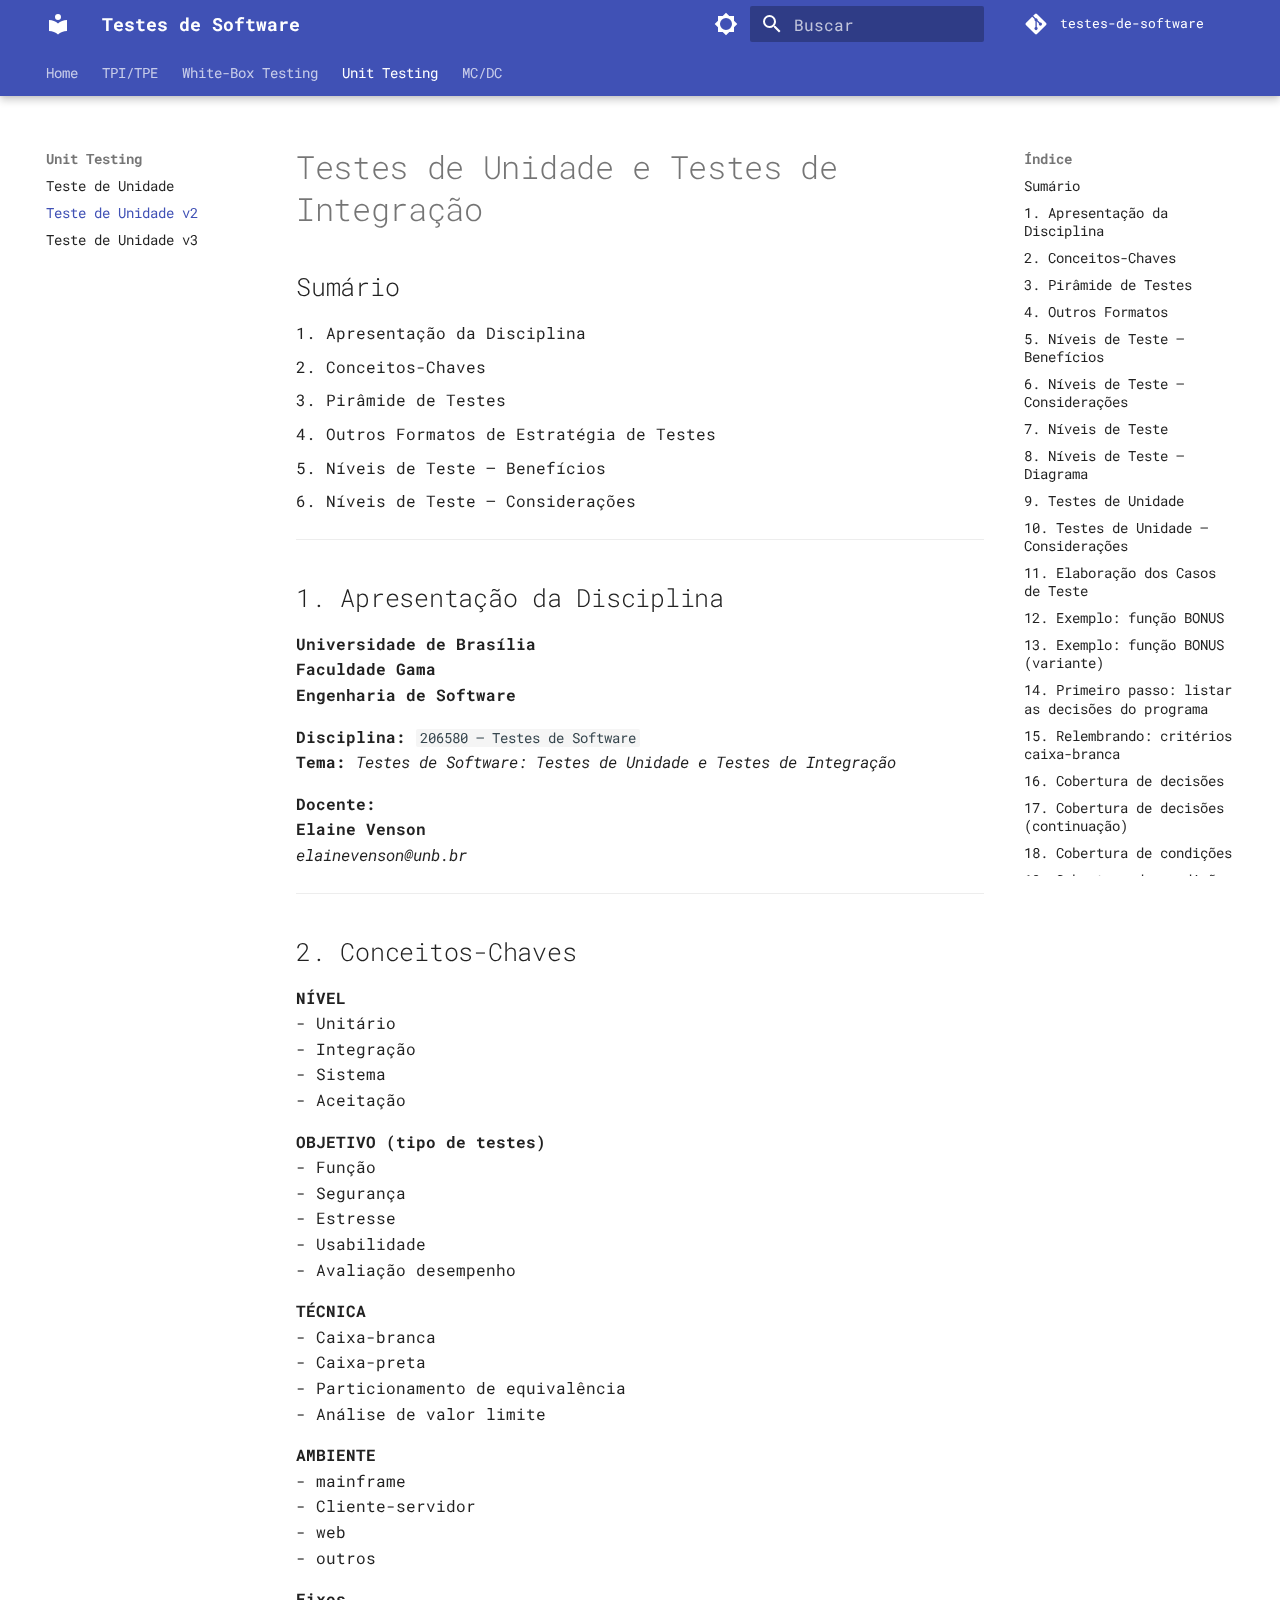
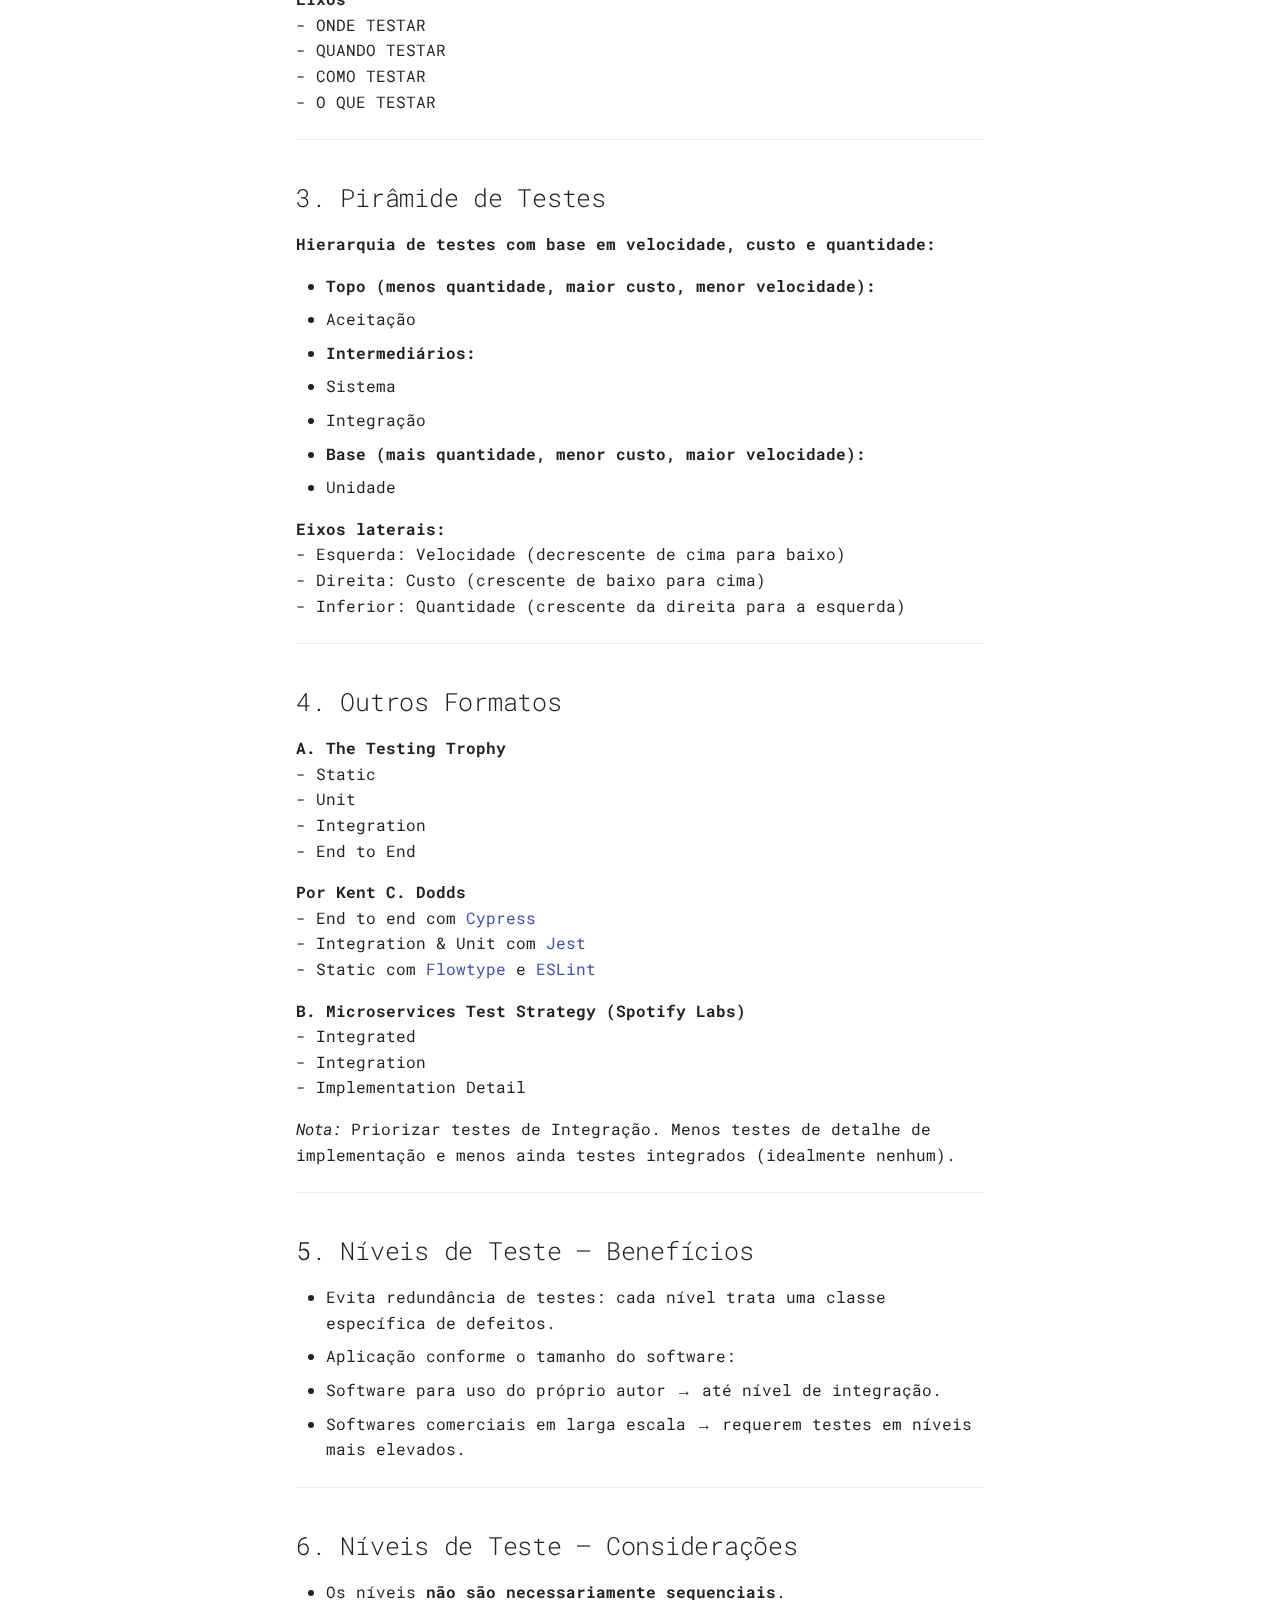
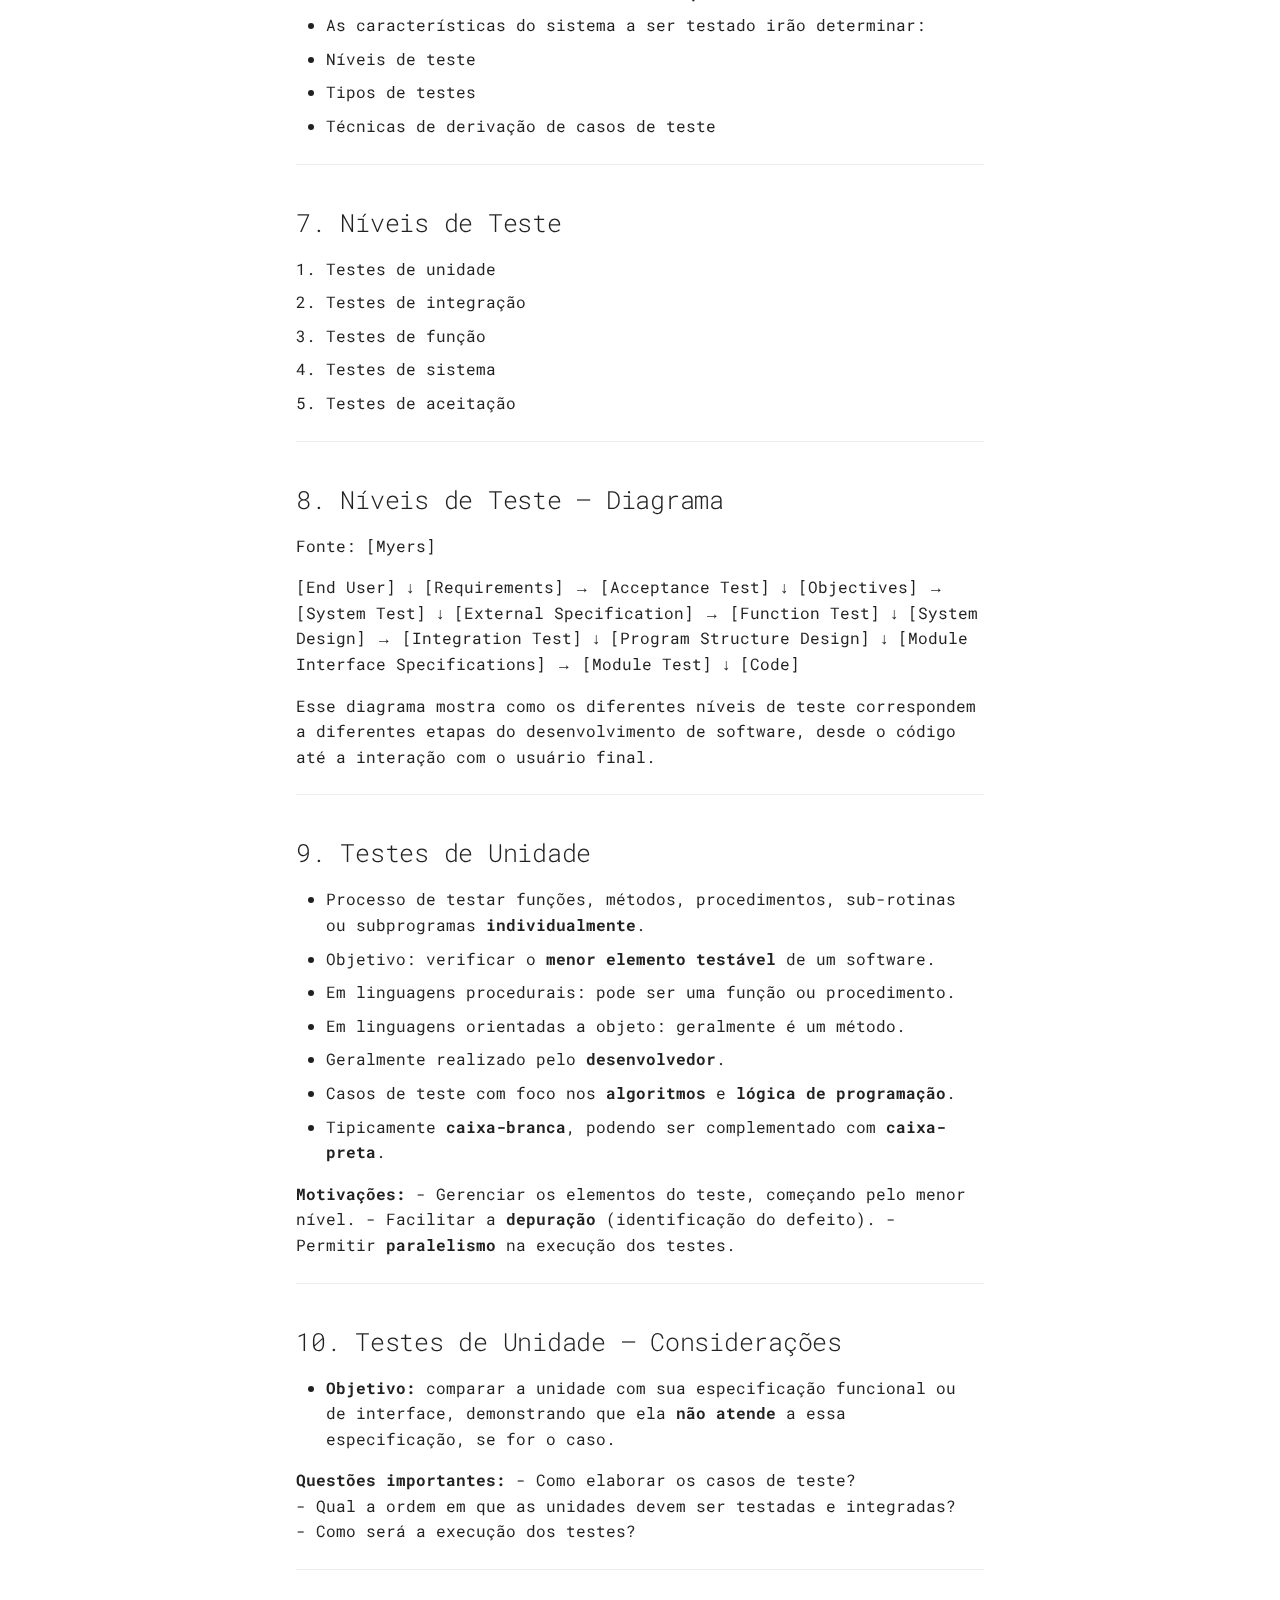
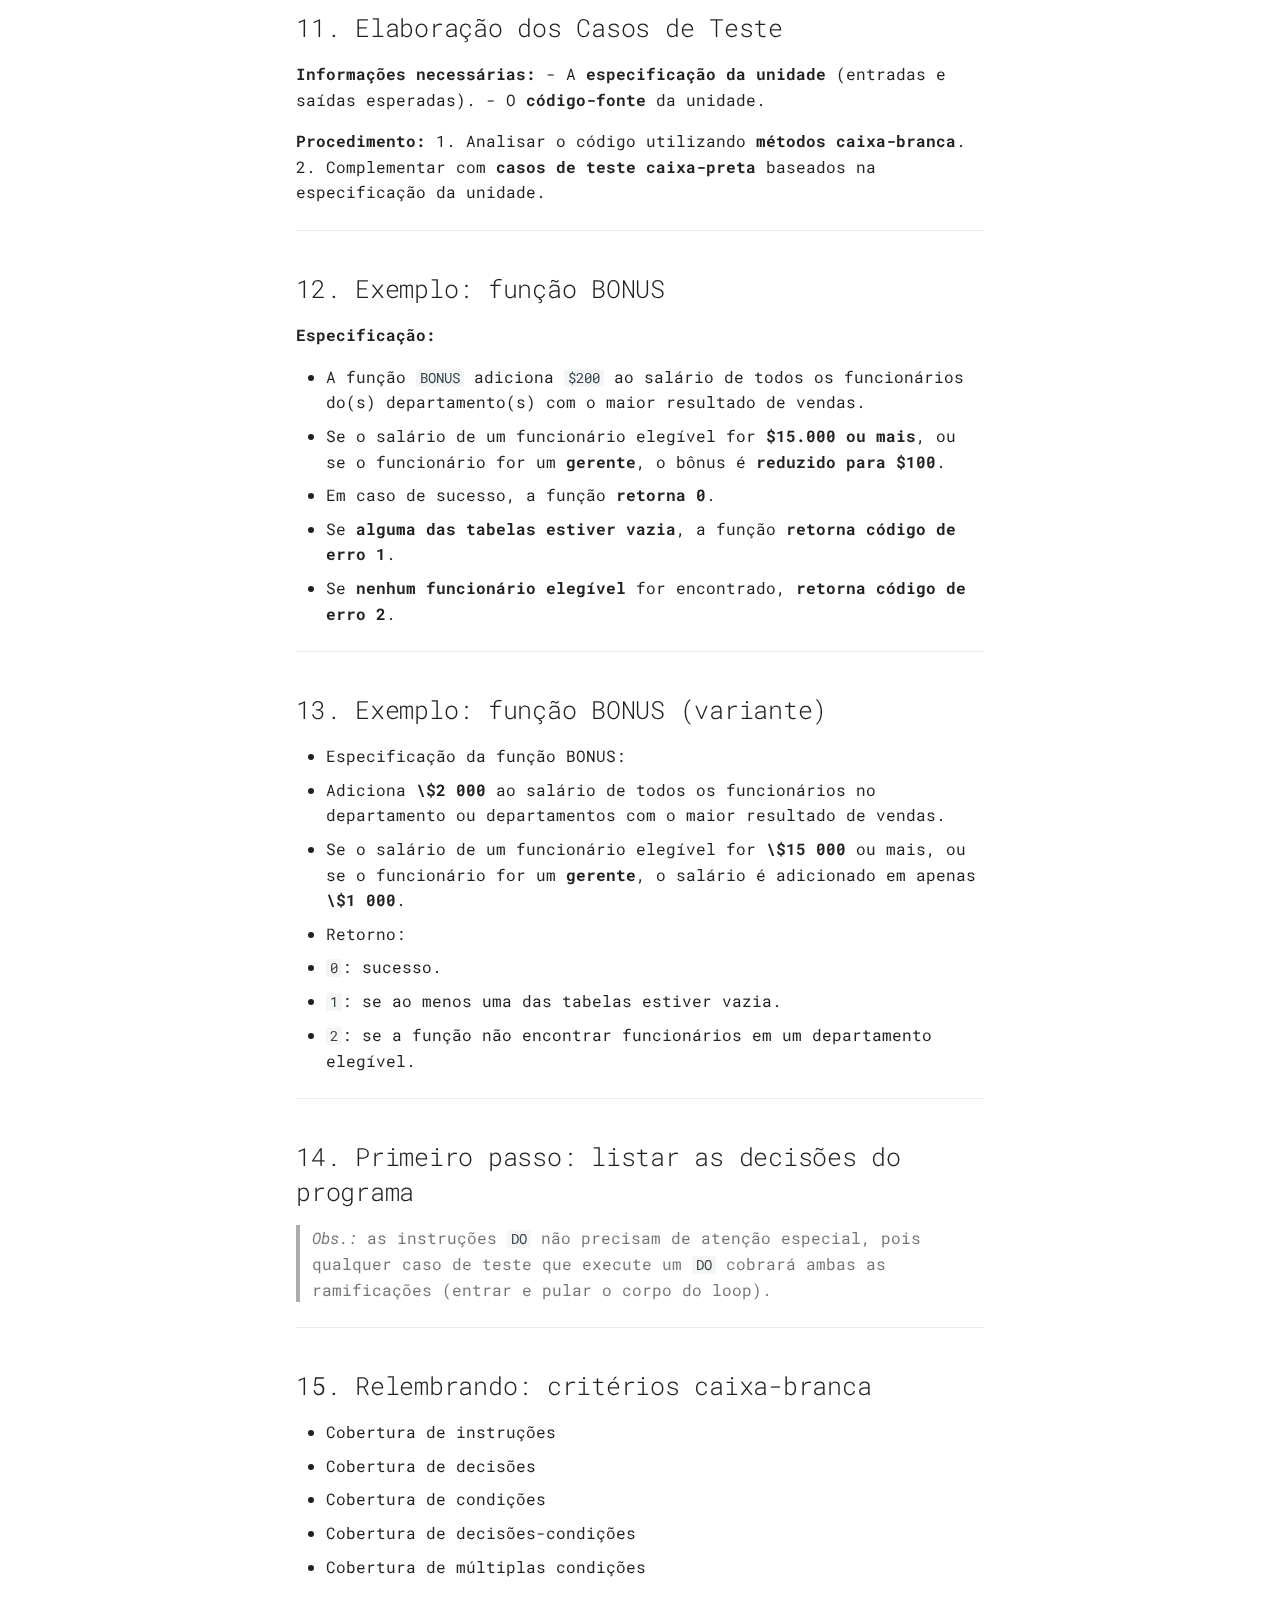
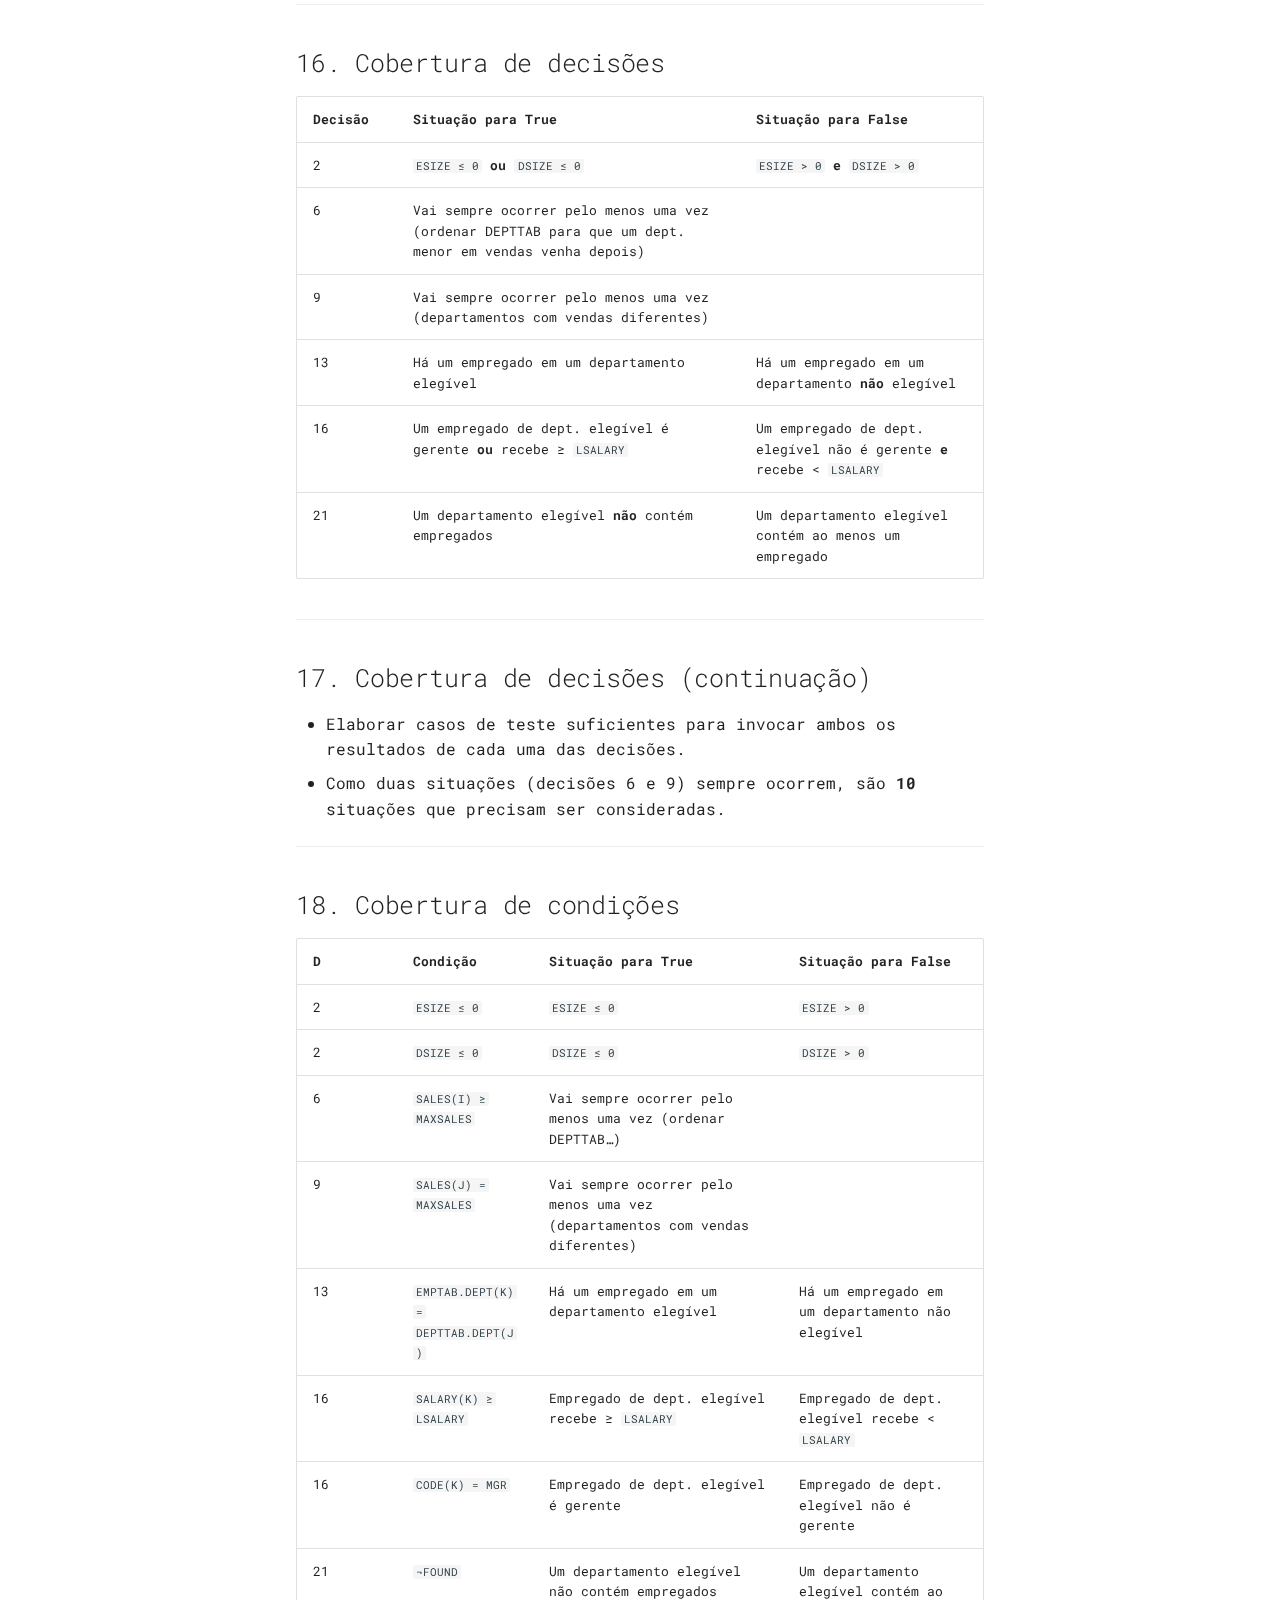
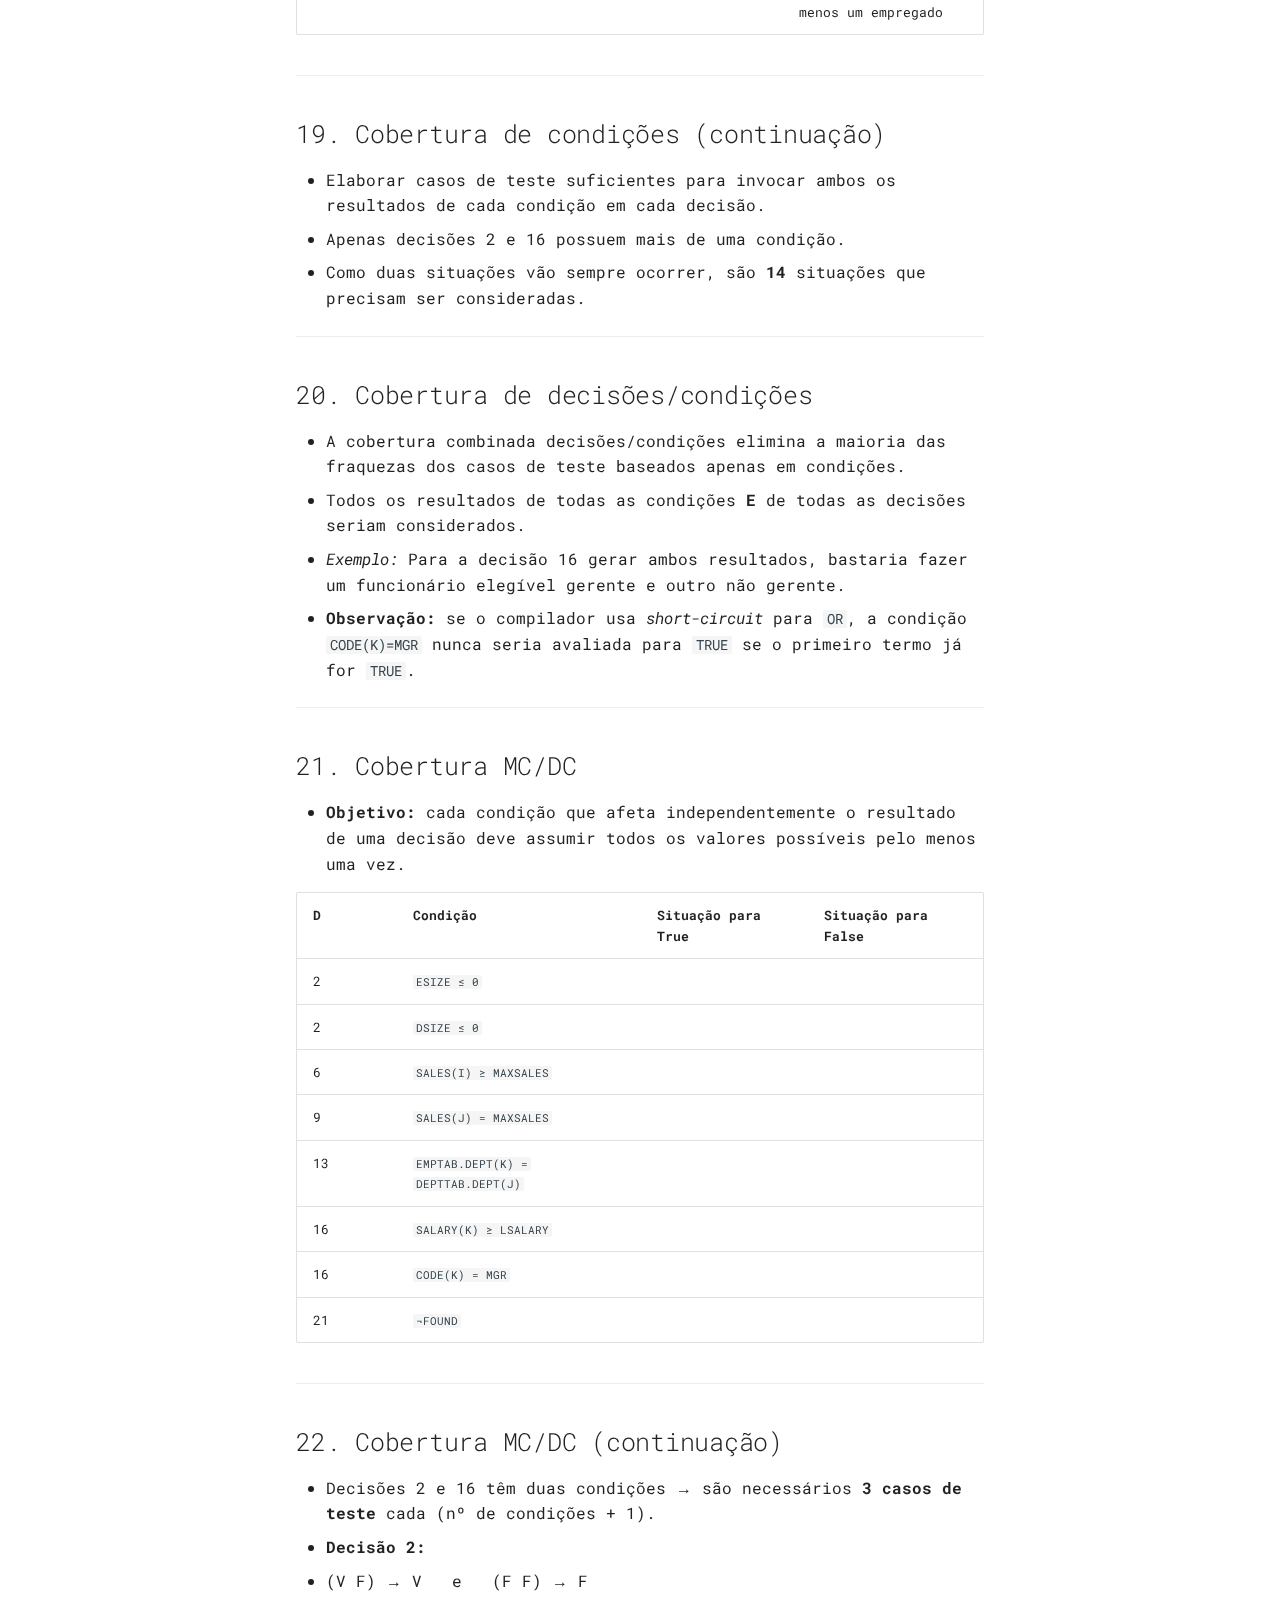
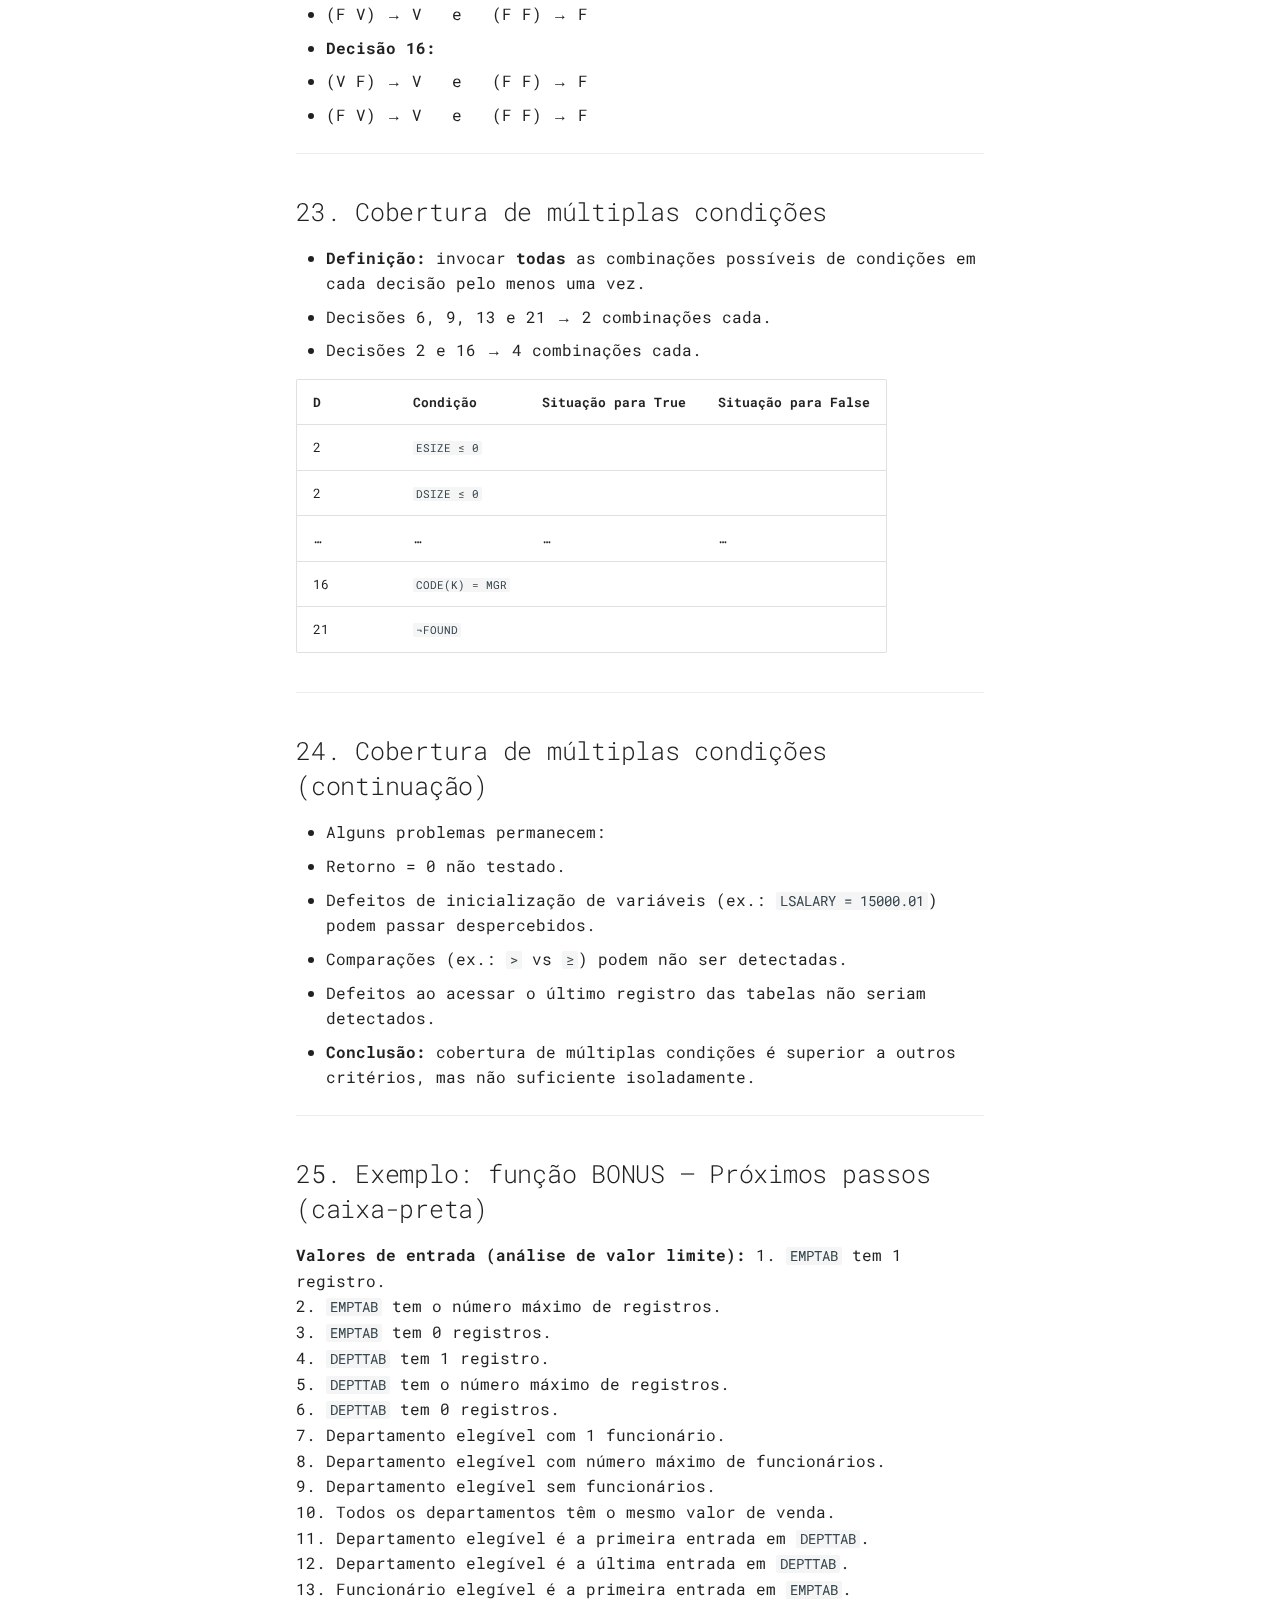
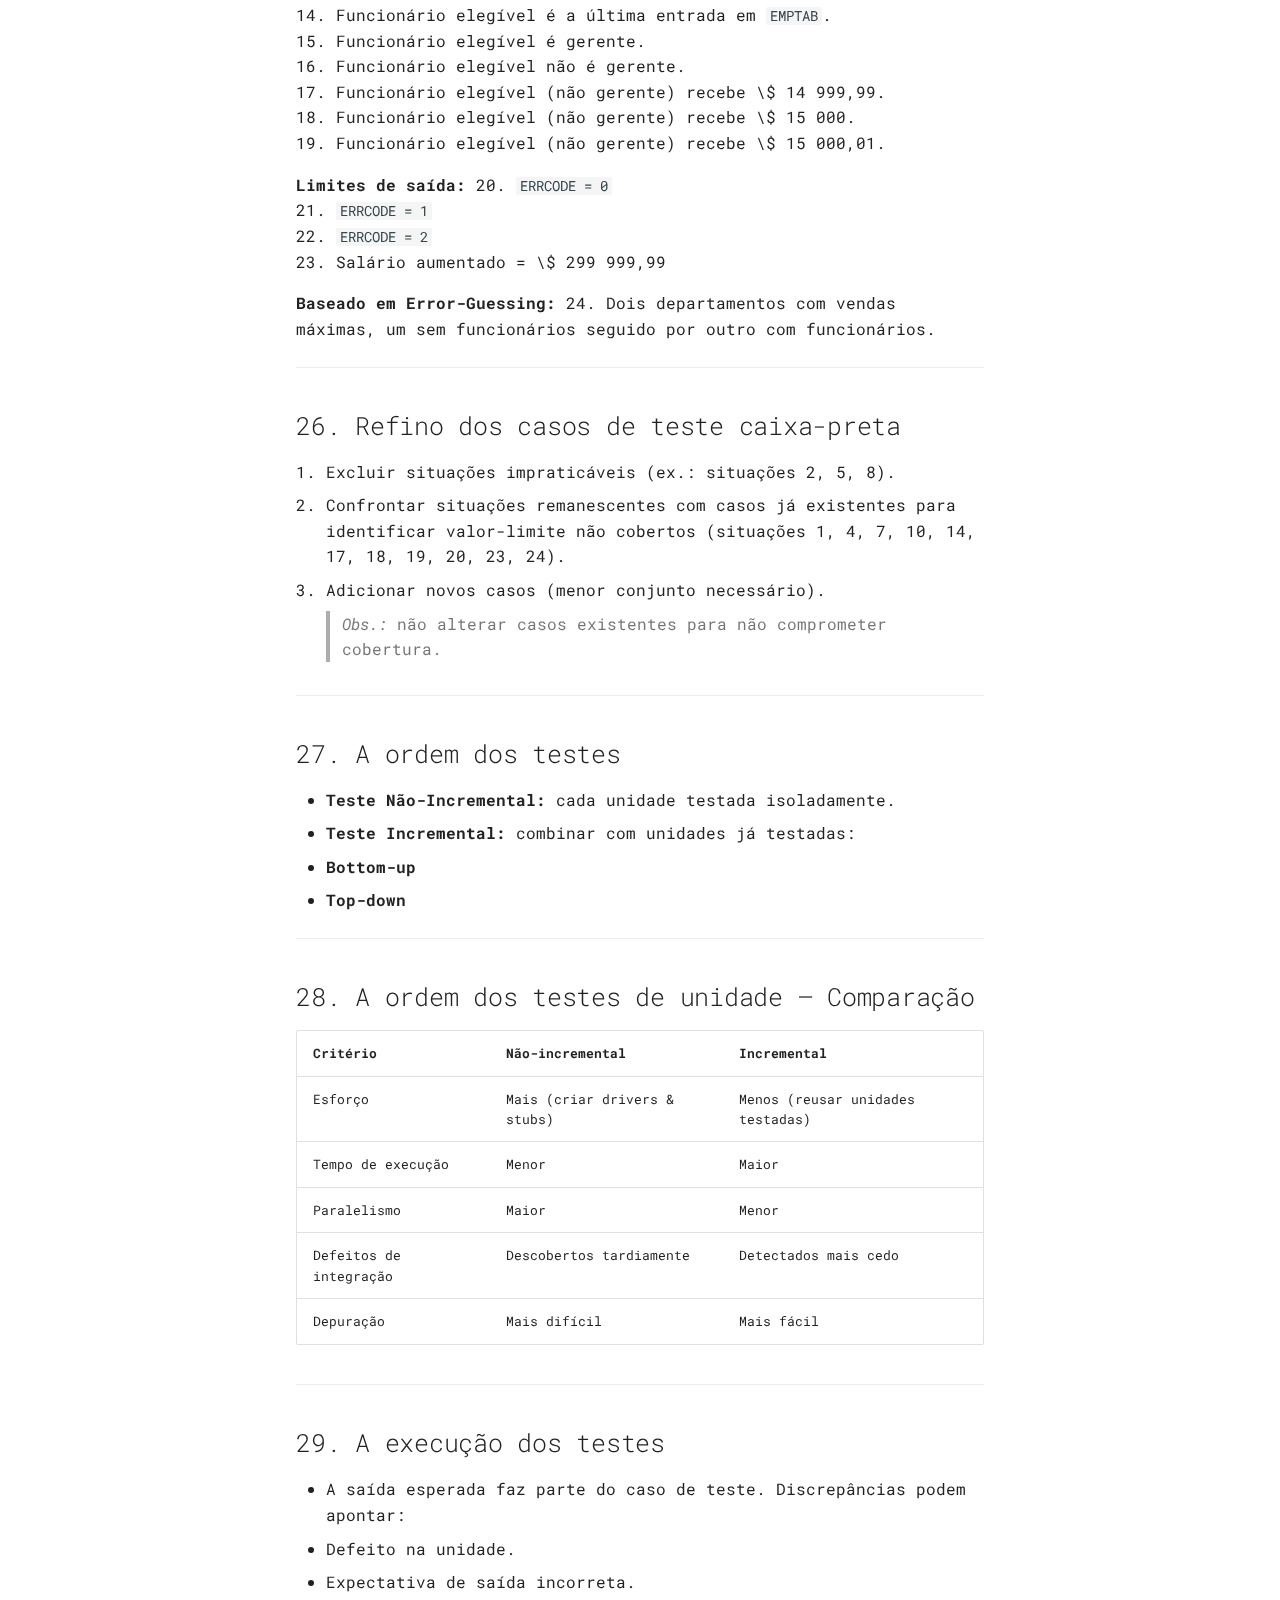
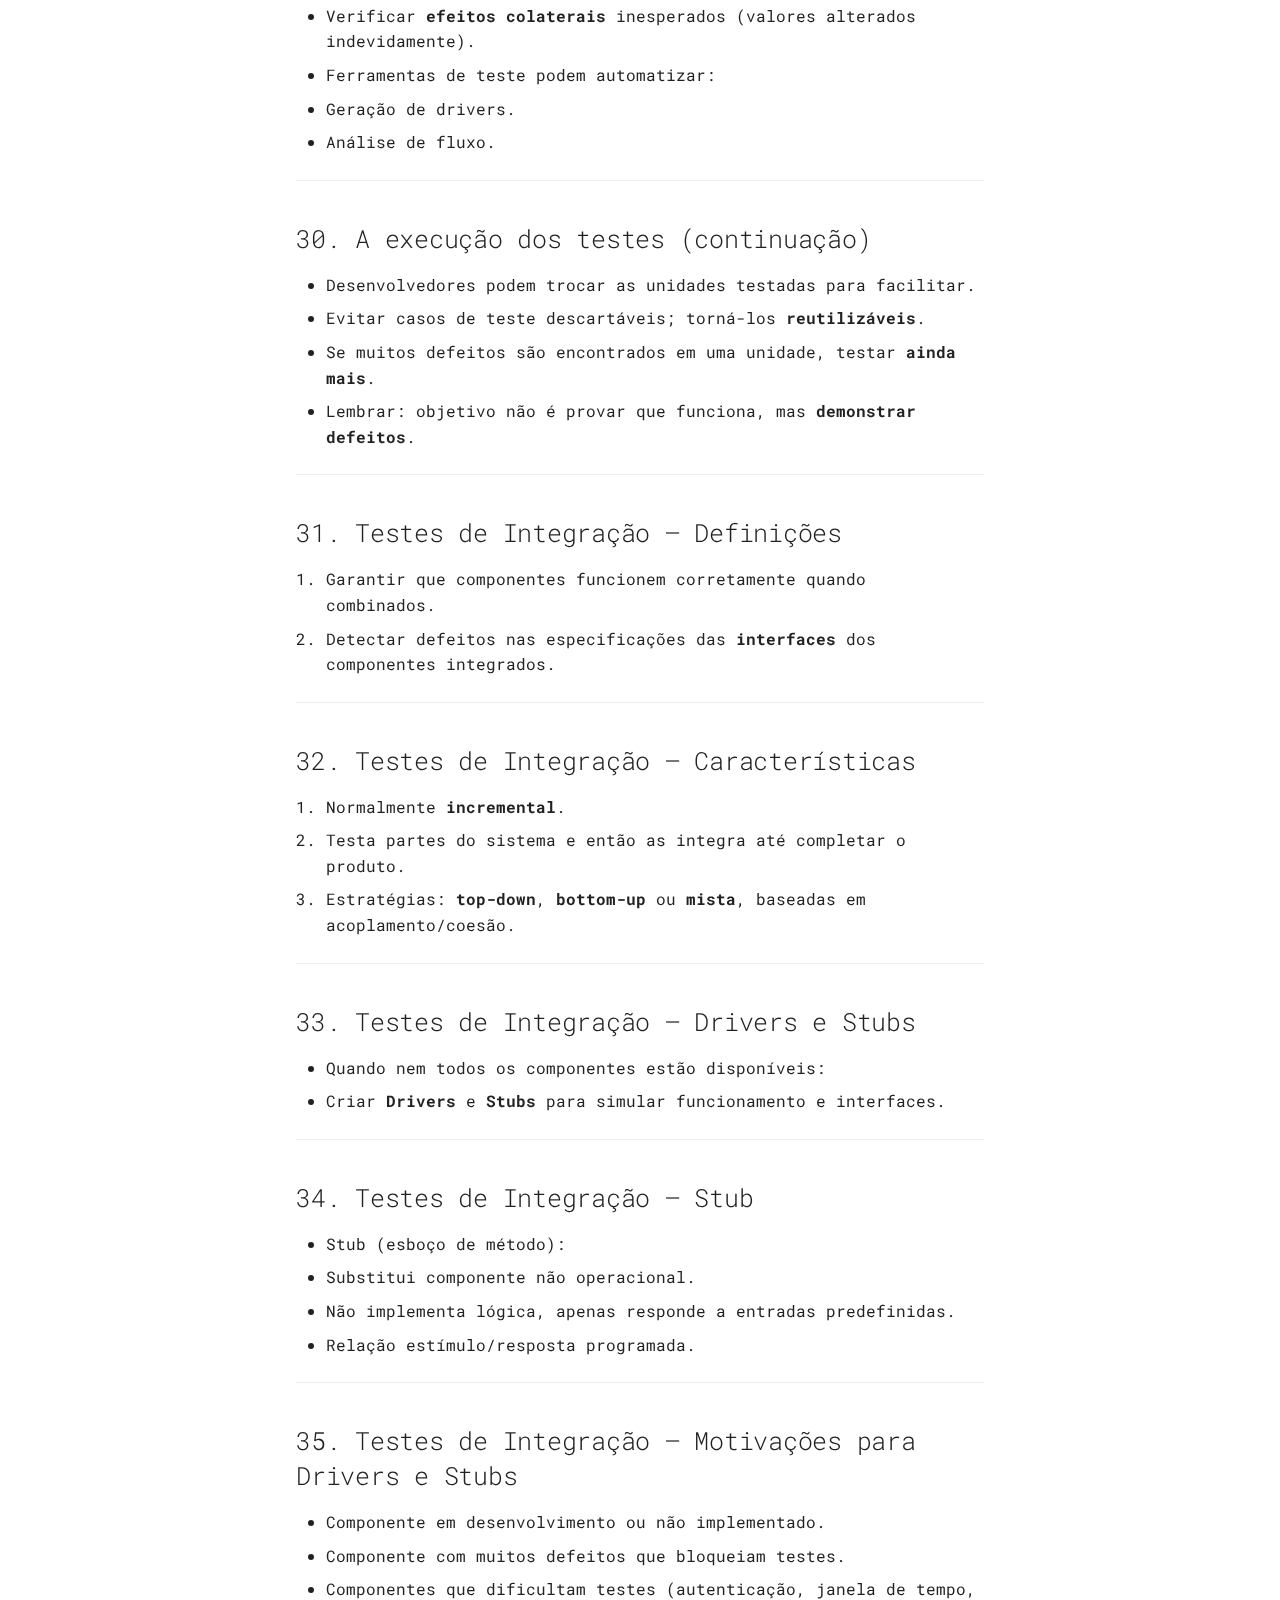
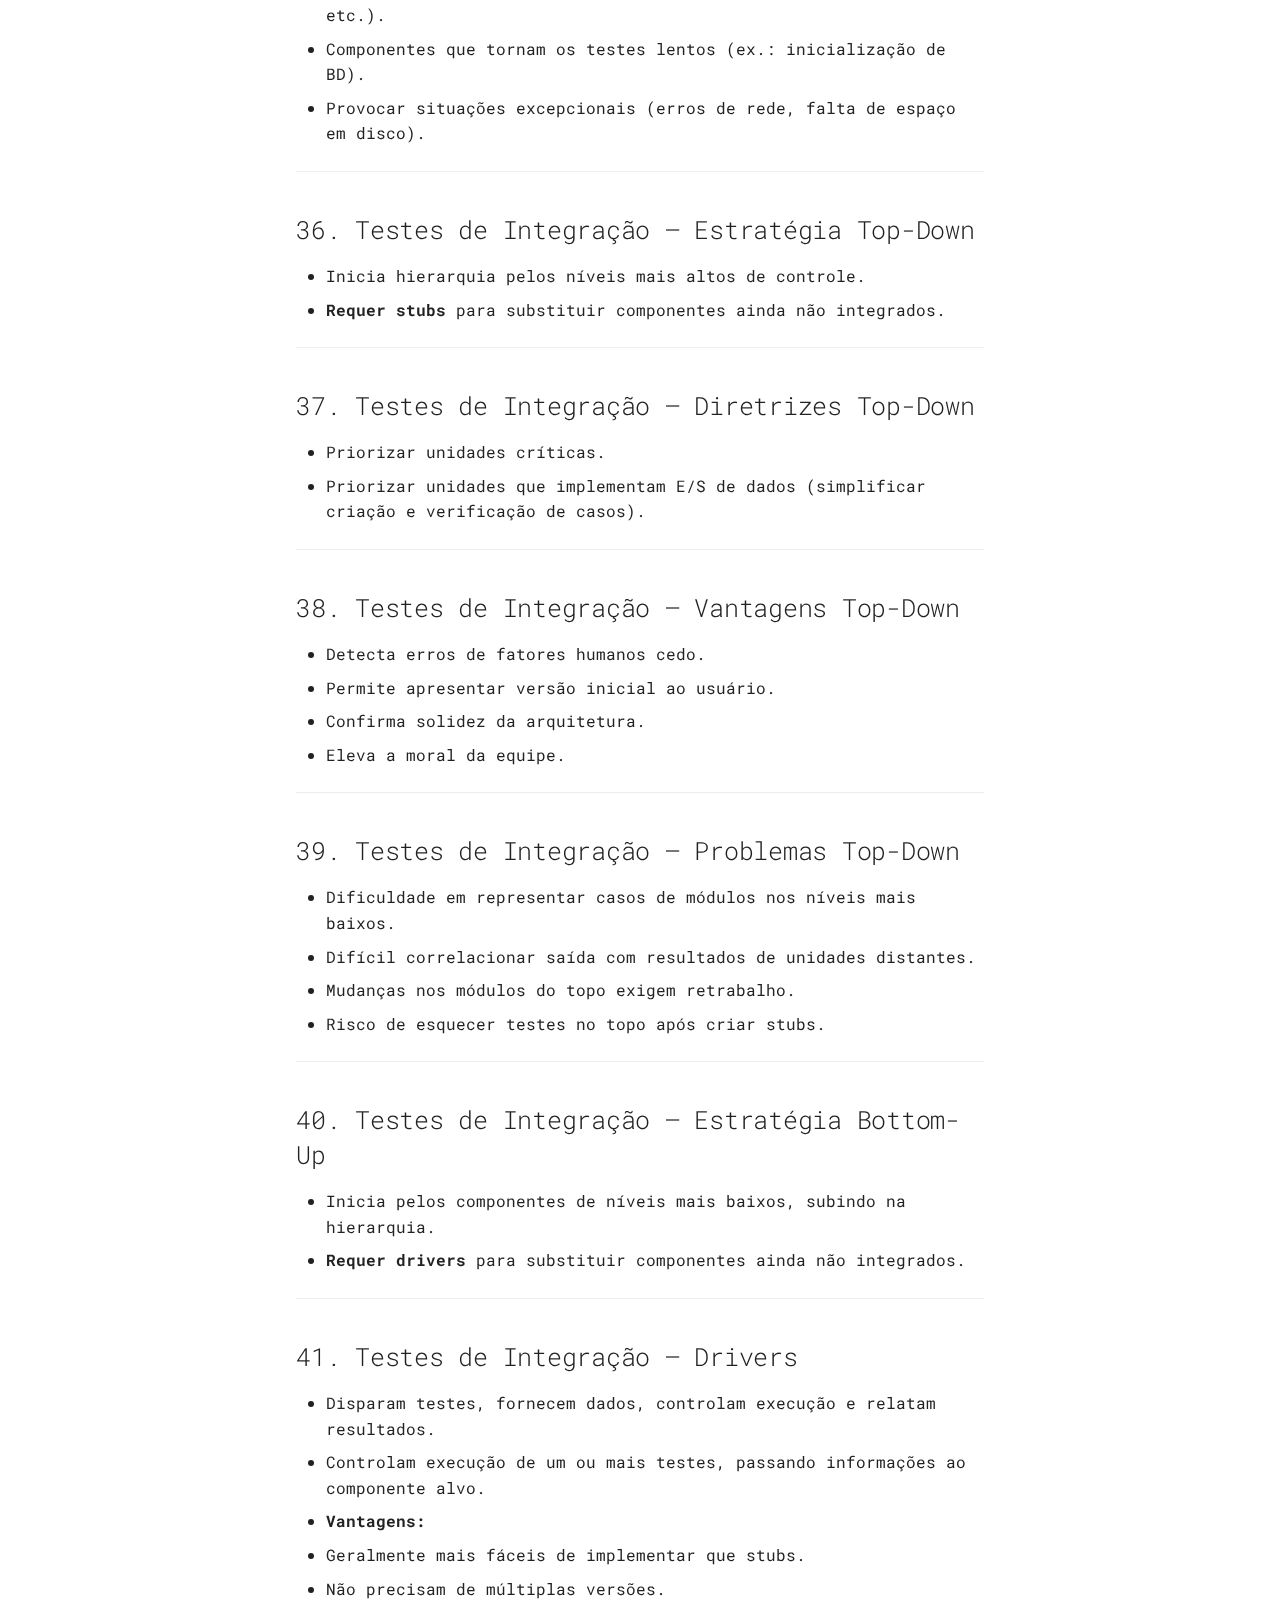
<file: aae3/unitv2/index.html>
<!doctype html>
<html lang="pt" class="no-js">
  <head>
    
      <meta charset="utf-8">
      <meta name="viewport" content="width=device-width,initial-scale=1">
      
      
      
      
        <link rel="prev" href="../unit_test/">
      
      
        <link rel="next" href="../unitv3/">
      
      
      <link rel="icon" href="../../assets/images/favicon.png">
      <meta name="generator" content="mkdocs-1.6.1, mkdocs-material-9.6.14">
    
    
      
        <title>Teste de Unidade v2 - Testes de Software</title>
      
    
    
      <link rel="stylesheet" href="../../assets/stylesheets/main.342714a4.min.css">
      
        
        <link rel="stylesheet" href="../../assets/stylesheets/palette.06af60db.min.css">
      
      


    
    
      
    
    
      
        
        
        <link rel="preconnect" href="https://fonts.gstatic.com" crossorigin>
        <link rel="stylesheet" href="https://fonts.googleapis.com/css?family=Roboto+Mono:300,300i,400,400i,700,700i%7CRoboto+Mono:400,400i,700,700i&display=fallback">
        <style>:root{--md-text-font:"Roboto Mono";--md-code-font:"Roboto Mono"}</style>
      
    
    
    <script>__md_scope=new URL("../..",location),__md_hash=e=>[...e].reduce(((e,_)=>(e<<5)-e+_.charCodeAt(0)),0),__md_get=(e,_=localStorage,t=__md_scope)=>JSON.parse(_.getItem(t.pathname+"."+e)),__md_set=(e,_,t=localStorage,a=__md_scope)=>{try{t.setItem(a.pathname+"."+e,JSON.stringify(_))}catch(e){}}</script>
    
      

    
    
    
  </head>
  
  
    
    
      
    
    
    
    
    <body dir="ltr" data-md-color-scheme="default" data-md-color-primary="indigo" data-md-color-accent="indigo">
  
    
    <input class="md-toggle" data-md-toggle="drawer" type="checkbox" id="__drawer" autocomplete="off">
    <input class="md-toggle" data-md-toggle="search" type="checkbox" id="__search" autocomplete="off">
    <label class="md-overlay" for="__drawer"></label>
    <div data-md-component="skip">
      
        
        <a href="#testes-de-unidade-e-testes-de-integracao" class="md-skip">
          Pular para conteúdo
        </a>
      
    </div>
    <div data-md-component="announce">
      
    </div>
    
    
      

  

<header class="md-header md-header--shadow md-header--lifted" data-md-component="header">
  <nav class="md-header__inner md-grid" aria-label="Cabeçalho">
    <a href="../.." title="Testes de Software" class="md-header__button md-logo" aria-label="Testes de Software" data-md-component="logo">
      
  
  <svg xmlns="http://www.w3.org/2000/svg" viewBox="0 0 24 24"><path d="M12 8a3 3 0 0 0 3-3 3 3 0 0 0-3-3 3 3 0 0 0-3 3 3 3 0 0 0 3 3m0 3.54C9.64 9.35 6.5 8 3 8v11c3.5 0 6.64 1.35 9 3.54 2.36-2.19 5.5-3.54 9-3.54V8c-3.5 0-6.64 1.35-9 3.54"/></svg>

    </a>
    <label class="md-header__button md-icon" for="__drawer">
      
      <svg xmlns="http://www.w3.org/2000/svg" viewBox="0 0 24 24"><path d="M3 6h18v2H3zm0 5h18v2H3zm0 5h18v2H3z"/></svg>
    </label>
    <div class="md-header__title" data-md-component="header-title">
      <div class="md-header__ellipsis">
        <div class="md-header__topic">
          <span class="md-ellipsis">
            Testes de Software
          </span>
        </div>
        <div class="md-header__topic" data-md-component="header-topic">
          <span class="md-ellipsis">
            
              Teste de Unidade v2
            
          </span>
        </div>
      </div>
    </div>
    
      
        <form class="md-header__option" data-md-component="palette">
  
    
    
    
    <input class="md-option" data-md-color-media="" data-md-color-scheme="default" data-md-color-primary="indigo" data-md-color-accent="indigo"  aria-label="Switch to dark mode"  type="radio" name="__palette" id="__palette_0">
    
      <label class="md-header__button md-icon" title="Switch to dark mode" for="__palette_1" hidden>
        <svg xmlns="http://www.w3.org/2000/svg" viewBox="0 0 24 24"><path d="M12 18a6 6 0 0 1-6-6 6 6 0 0 1 6-6 6 6 0 0 1 6 6 6 6 0 0 1-6 6m8-2.69L23.31 12 20 8.69V4h-4.69L12 .69 8.69 4H4v4.69L.69 12 4 15.31V20h4.69L12 23.31 15.31 20H20z"/></svg>
      </label>
    
  
    
    
    
    <input class="md-option" data-md-color-media="" data-md-color-scheme="slate" data-md-color-primary="indigo" data-md-color-accent="indigo"  aria-label="Switch to light mode"  type="radio" name="__palette" id="__palette_1">
    
      <label class="md-header__button md-icon" title="Switch to light mode" for="__palette_0" hidden>
        <svg xmlns="http://www.w3.org/2000/svg" viewBox="0 0 24 24"><path d="M10 2c-1.82 0-3.53.5-5 1.35C8 5.08 10 8.3 10 12s-2 6.92-5 8.65C6.47 21.5 8.18 22 10 22a10 10 0 0 0 10-10A10 10 0 0 0 10 2"/></svg>
      </label>
    
  
</form>
      
    
    
      <script>var palette=__md_get("__palette");if(palette&&palette.color){if("(prefers-color-scheme)"===palette.color.media){var media=matchMedia("(prefers-color-scheme: light)"),input=document.querySelector(media.matches?"[data-md-color-media='(prefers-color-scheme: light)']":"[data-md-color-media='(prefers-color-scheme: dark)']");palette.color.media=input.getAttribute("data-md-color-media"),palette.color.scheme=input.getAttribute("data-md-color-scheme"),palette.color.primary=input.getAttribute("data-md-color-primary"),palette.color.accent=input.getAttribute("data-md-color-accent")}for(var[key,value]of Object.entries(palette.color))document.body.setAttribute("data-md-color-"+key,value)}</script>
    
    
    
      
      
        <label class="md-header__button md-icon" for="__search">
          
          <svg xmlns="http://www.w3.org/2000/svg" viewBox="0 0 24 24"><path d="M9.5 3A6.5 6.5 0 0 1 16 9.5c0 1.61-.59 3.09-1.56 4.23l.27.27h.79l5 5-1.5 1.5-5-5v-.79l-.27-.27A6.52 6.52 0 0 1 9.5 16 6.5 6.5 0 0 1 3 9.5 6.5 6.5 0 0 1 9.5 3m0 2C7 5 5 7 5 9.5S7 14 9.5 14 14 12 14 9.5 12 5 9.5 5"/></svg>
        </label>
        <div class="md-search" data-md-component="search" role="dialog">
  <label class="md-search__overlay" for="__search"></label>
  <div class="md-search__inner" role="search">
    <form class="md-search__form" name="search">
      <input type="text" class="md-search__input" name="query" aria-label="Buscar" placeholder="Buscar" autocapitalize="off" autocorrect="off" autocomplete="off" spellcheck="false" data-md-component="search-query" required>
      <label class="md-search__icon md-icon" for="__search">
        
        <svg xmlns="http://www.w3.org/2000/svg" viewBox="0 0 24 24"><path d="M9.5 3A6.5 6.5 0 0 1 16 9.5c0 1.61-.59 3.09-1.56 4.23l.27.27h.79l5 5-1.5 1.5-5-5v-.79l-.27-.27A6.52 6.52 0 0 1 9.5 16 6.5 6.5 0 0 1 3 9.5 6.5 6.5 0 0 1 9.5 3m0 2C7 5 5 7 5 9.5S7 14 9.5 14 14 12 14 9.5 12 5 9.5 5"/></svg>
        
        <svg xmlns="http://www.w3.org/2000/svg" viewBox="0 0 24 24"><path d="M20 11v2H8l5.5 5.5-1.42 1.42L4.16 12l7.92-7.92L13.5 5.5 8 11z"/></svg>
      </label>
      <nav class="md-search__options" aria-label="Pesquisar">
        
        <button type="reset" class="md-search__icon md-icon" title="Limpar" aria-label="Limpar" tabindex="-1">
          
          <svg xmlns="http://www.w3.org/2000/svg" viewBox="0 0 24 24"><path d="M19 6.41 17.59 5 12 10.59 6.41 5 5 6.41 10.59 12 5 17.59 6.41 19 12 13.41 17.59 19 19 17.59 13.41 12z"/></svg>
        </button>
      </nav>
      
    </form>
    <div class="md-search__output">
      <div class="md-search__scrollwrap" tabindex="0" data-md-scrollfix>
        <div class="md-search-result" data-md-component="search-result">
          <div class="md-search-result__meta">
            Inicializando busca
          </div>
          <ol class="md-search-result__list" role="presentation"></ol>
        </div>
      </div>
    </div>
  </div>
</div>
      
    
    
      <div class="md-header__source">
        <a href="https://github.com/arthurrochamoreira/Testes-de-Software" title="Ir para repositório" class="md-source" data-md-component="source">
  <div class="md-source__icon md-icon">
    
    <svg xmlns="http://www.w3.org/2000/svg" viewBox="0 0 448 512"><!--! Font Awesome Free 6.7.2 by @fontawesome - https://fontawesome.com License - https://fontawesome.com/license/free (Icons: CC BY 4.0, Fonts: SIL OFL 1.1, Code: MIT License) Copyright 2024 Fonticons, Inc.--><path d="M439.55 236.05 244 40.45a28.87 28.87 0 0 0-40.81 0l-40.66 40.63 51.52 51.52c27.06-9.14 52.68 16.77 43.39 43.68l49.66 49.66c34.23-11.8 61.18 31 35.47 56.69-26.49 26.49-70.21-2.87-56-37.34L240.22 199v121.85c25.3 12.54 22.26 41.85 9.08 55a34.34 34.34 0 0 1-48.55 0c-17.57-17.6-11.07-46.91 11.25-56v-123c-20.8-8.51-24.6-30.74-18.64-45L142.57 101 8.45 235.14a28.86 28.86 0 0 0 0 40.81l195.61 195.6a28.86 28.86 0 0 0 40.8 0l194.69-194.69a28.86 28.86 0 0 0 0-40.81"/></svg>
  </div>
  <div class="md-source__repository">
    testes-de-software
  </div>
</a>
      </div>
    
  </nav>
  
    
      
<nav class="md-tabs" aria-label="Abas" data-md-component="tabs">
  <div class="md-grid">
    <ul class="md-tabs__list">
      
        
  
  
  
  
    <li class="md-tabs__item">
      <a href="../.." class="md-tabs__link">
        
  
  
    
  
  Home

      </a>
    </li>
  

      
        
  
  
  
  
    
    
      <li class="md-tabs__item">
        <a href="../../tpi_tpe/tpi3_tpe3/" class="md-tabs__link">
          
  
  
  TPI/TPE

        </a>
      </li>
    
  

      
        
  
  
  
  
    
    
      <li class="md-tabs__item">
        <a href="../white_box_test/" class="md-tabs__link">
          
  
  
  White-Box Testing

        </a>
      </li>
    
  

      
        
  
  
  
    
  
  
    
    
      <li class="md-tabs__item md-tabs__item--active">
        <a href="../unit_test/" class="md-tabs__link">
          
  
  
  Unit Testing

        </a>
      </li>
    
  

      
        
  
  
  
  
    
    
      <li class="md-tabs__item">
        <a href="../mc_dc/" class="md-tabs__link">
          
  
  
  MC/DC

        </a>
      </li>
    
  

      
    </ul>
  </div>
</nav>
    
  
</header>
    
    <div class="md-container" data-md-component="container">
      
      
        
      
      <main class="md-main" data-md-component="main">
        <div class="md-main__inner md-grid">
          
            
              
              <div class="md-sidebar md-sidebar--primary" data-md-component="sidebar" data-md-type="navigation" >
                <div class="md-sidebar__scrollwrap">
                  <div class="md-sidebar__inner">
                    


  


<nav class="md-nav md-nav--primary md-nav--lifted" aria-label="Navegação" data-md-level="0">
  <label class="md-nav__title" for="__drawer">
    <a href="../.." title="Testes de Software" class="md-nav__button md-logo" aria-label="Testes de Software" data-md-component="logo">
      
  
  <svg xmlns="http://www.w3.org/2000/svg" viewBox="0 0 24 24"><path d="M12 8a3 3 0 0 0 3-3 3 3 0 0 0-3-3 3 3 0 0 0-3 3 3 3 0 0 0 3 3m0 3.54C9.64 9.35 6.5 8 3 8v11c3.5 0 6.64 1.35 9 3.54 2.36-2.19 5.5-3.54 9-3.54V8c-3.5 0-6.64 1.35-9 3.54"/></svg>

    </a>
    Testes de Software
  </label>
  
    <div class="md-nav__source">
      <a href="https://github.com/arthurrochamoreira/Testes-de-Software" title="Ir para repositório" class="md-source" data-md-component="source">
  <div class="md-source__icon md-icon">
    
    <svg xmlns="http://www.w3.org/2000/svg" viewBox="0 0 448 512"><!--! Font Awesome Free 6.7.2 by @fontawesome - https://fontawesome.com License - https://fontawesome.com/license/free (Icons: CC BY 4.0, Fonts: SIL OFL 1.1, Code: MIT License) Copyright 2024 Fonticons, Inc.--><path d="M439.55 236.05 244 40.45a28.87 28.87 0 0 0-40.81 0l-40.66 40.63 51.52 51.52c27.06-9.14 52.68 16.77 43.39 43.68l49.66 49.66c34.23-11.8 61.18 31 35.47 56.69-26.49 26.49-70.21-2.87-56-37.34L240.22 199v121.85c25.3 12.54 22.26 41.85 9.08 55a34.34 34.34 0 0 1-48.55 0c-17.57-17.6-11.07-46.91 11.25-56v-123c-20.8-8.51-24.6-30.74-18.64-45L142.57 101 8.45 235.14a28.86 28.86 0 0 0 0 40.81l195.61 195.6a28.86 28.86 0 0 0 40.8 0l194.69-194.69a28.86 28.86 0 0 0 0-40.81"/></svg>
  </div>
  <div class="md-source__repository">
    testes-de-software
  </div>
</a>
    </div>
  
  <ul class="md-nav__list" data-md-scrollfix>
    
      
      
  
  
  
  
    <li class="md-nav__item">
      <a href="../.." class="md-nav__link">
        
  
  
  <span class="md-ellipsis">
    Home
    
  </span>
  

      </a>
    </li>
  

    
      
      
  
  
  
  
    
    
    
    
      
      
        
      
    
    
    <li class="md-nav__item md-nav__item--nested">
      
        
        
          
        
        <input class="md-nav__toggle md-toggle md-toggle--indeterminate" type="checkbox" id="__nav_2" >
        
          
          <label class="md-nav__link" for="__nav_2" id="__nav_2_label" tabindex="0">
            
  
  
  <span class="md-ellipsis">
    TPI/TPE
    
  </span>
  

            <span class="md-nav__icon md-icon"></span>
          </label>
        
        <nav class="md-nav" data-md-level="1" aria-labelledby="__nav_2_label" aria-expanded="false">
          <label class="md-nav__title" for="__nav_2">
            <span class="md-nav__icon md-icon"></span>
            TPI/TPE
          </label>
          <ul class="md-nav__list" data-md-scrollfix>
            
              
                
  
  
  
  
    <li class="md-nav__item">
      <a href="../../tpi_tpe/tpi3_tpe3/" class="md-nav__link">
        
  
  
  <span class="md-ellipsis">
    TPI/TPE(3)
    
  </span>
  

      </a>
    </li>
  

              
            
              
                
  
  
  
  
    <li class="md-nav__item">
      <a href="../../tpi_tpe/tpi4_tpe4/" class="md-nav__link">
        
  
  
  <span class="md-ellipsis">
    TPI/TPE(4)
    
  </span>
  

      </a>
    </li>
  

              
            
          </ul>
        </nav>
      
    </li>
  

    
      
      
  
  
  
  
    
    
    
    
      
      
        
      
    
    
    <li class="md-nav__item md-nav__item--nested">
      
        
        
          
        
        <input class="md-nav__toggle md-toggle md-toggle--indeterminate" type="checkbox" id="__nav_3" >
        
          
          <label class="md-nav__link" for="__nav_3" id="__nav_3_label" tabindex="0">
            
  
  
  <span class="md-ellipsis">
    White-Box Testing
    
  </span>
  

            <span class="md-nav__icon md-icon"></span>
          </label>
        
        <nav class="md-nav" data-md-level="1" aria-labelledby="__nav_3_label" aria-expanded="false">
          <label class="md-nav__title" for="__nav_3">
            <span class="md-nav__icon md-icon"></span>
            White-Box Testing
          </label>
          <ul class="md-nav__list" data-md-scrollfix>
            
              
                
  
  
  
  
    <li class="md-nav__item">
      <a href="../white_box_test/" class="md-nav__link">
        
  
  
  <span class="md-ellipsis">
    Teste Caixa Branca
    
  </span>
  

      </a>
    </li>
  

              
            
          </ul>
        </nav>
      
    </li>
  

    
      
      
  
  
    
  
  
  
    
    
    
    
      
        
        
      
      
        
      
    
    
    <li class="md-nav__item md-nav__item--active md-nav__item--section md-nav__item--nested">
      
        
        
        <input class="md-nav__toggle md-toggle " type="checkbox" id="__nav_4" checked>
        
          
          <label class="md-nav__link" for="__nav_4" id="__nav_4_label" tabindex="">
            
  
  
  <span class="md-ellipsis">
    Unit Testing
    
  </span>
  

            <span class="md-nav__icon md-icon"></span>
          </label>
        
        <nav class="md-nav" data-md-level="1" aria-labelledby="__nav_4_label" aria-expanded="true">
          <label class="md-nav__title" for="__nav_4">
            <span class="md-nav__icon md-icon"></span>
            Unit Testing
          </label>
          <ul class="md-nav__list" data-md-scrollfix>
            
              
                
  
  
  
  
    <li class="md-nav__item">
      <a href="../unit_test/" class="md-nav__link">
        
  
  
  <span class="md-ellipsis">
    Teste de Unidade
    
  </span>
  

      </a>
    </li>
  

              
            
              
                
  
  
    
  
  
  
    <li class="md-nav__item md-nav__item--active">
      
      <input class="md-nav__toggle md-toggle" type="checkbox" id="__toc">
      
      
        
      
      
        <label class="md-nav__link md-nav__link--active" for="__toc">
          
  
  
  <span class="md-ellipsis">
    Teste de Unidade v2
    
  </span>
  

          <span class="md-nav__icon md-icon"></span>
        </label>
      
      <a href="./" class="md-nav__link md-nav__link--active">
        
  
  
  <span class="md-ellipsis">
    Teste de Unidade v2
    
  </span>
  

      </a>
      
        

<nav class="md-nav md-nav--secondary" aria-label="Índice">
  
  
  
    
  
  
    <label class="md-nav__title" for="__toc">
      <span class="md-nav__icon md-icon"></span>
      Índice
    </label>
    <ul class="md-nav__list" data-md-component="toc" data-md-scrollfix>
      
        <li class="md-nav__item">
  <a href="#sumario" class="md-nav__link">
    <span class="md-ellipsis">
      Sumário
    </span>
  </a>
  
</li>
      
        <li class="md-nav__item">
  <a href="#1-apresentacao-da-disciplina" class="md-nav__link">
    <span class="md-ellipsis">
      1. Apresentação da Disciplina
    </span>
  </a>
  
</li>
      
        <li class="md-nav__item">
  <a href="#2-conceitos-chaves" class="md-nav__link">
    <span class="md-ellipsis">
      2. Conceitos-Chaves
    </span>
  </a>
  
</li>
      
        <li class="md-nav__item">
  <a href="#3-piramide-de-testes" class="md-nav__link">
    <span class="md-ellipsis">
      3. Pirâmide de Testes
    </span>
  </a>
  
</li>
      
        <li class="md-nav__item">
  <a href="#4-outros-formatos" class="md-nav__link">
    <span class="md-ellipsis">
      4. Outros Formatos
    </span>
  </a>
  
</li>
      
        <li class="md-nav__item">
  <a href="#5-niveis-de-teste-beneficios" class="md-nav__link">
    <span class="md-ellipsis">
      5. Níveis de Teste – Benefícios
    </span>
  </a>
  
</li>
      
        <li class="md-nav__item">
  <a href="#6-niveis-de-teste-consideracoes" class="md-nav__link">
    <span class="md-ellipsis">
      6. Níveis de Teste – Considerações
    </span>
  </a>
  
</li>
      
        <li class="md-nav__item">
  <a href="#7-niveis-de-teste" class="md-nav__link">
    <span class="md-ellipsis">
      7. Níveis de Teste
    </span>
  </a>
  
</li>
      
        <li class="md-nav__item">
  <a href="#8-niveis-de-teste-diagrama" class="md-nav__link">
    <span class="md-ellipsis">
      8. Níveis de Teste – Diagrama
    </span>
  </a>
  
</li>
      
        <li class="md-nav__item">
  <a href="#9-testes-de-unidade" class="md-nav__link">
    <span class="md-ellipsis">
      9. Testes de Unidade
    </span>
  </a>
  
</li>
      
        <li class="md-nav__item">
  <a href="#10-testes-de-unidade-consideracoes" class="md-nav__link">
    <span class="md-ellipsis">
      10. Testes de Unidade – Considerações
    </span>
  </a>
  
</li>
      
        <li class="md-nav__item">
  <a href="#11-elaboracao-dos-casos-de-teste" class="md-nav__link">
    <span class="md-ellipsis">
      11. Elaboração dos Casos de Teste
    </span>
  </a>
  
</li>
      
        <li class="md-nav__item">
  <a href="#12-exemplo-funcao-bonus" class="md-nav__link">
    <span class="md-ellipsis">
      12. Exemplo: função BONUS
    </span>
  </a>
  
</li>
      
        <li class="md-nav__item">
  <a href="#13-exemplo-funcao-bonus-variante" class="md-nav__link">
    <span class="md-ellipsis">
      13. Exemplo: função BONUS (variante)
    </span>
  </a>
  
</li>
      
        <li class="md-nav__item">
  <a href="#14-primeiro-passo-listar-as-decisoes-do-programa" class="md-nav__link">
    <span class="md-ellipsis">
      14. Primeiro passo: listar as decisões do programa
    </span>
  </a>
  
</li>
      
        <li class="md-nav__item">
  <a href="#15-relembrando-criterios-caixa-branca" class="md-nav__link">
    <span class="md-ellipsis">
      15. Relembrando: critérios caixa-branca
    </span>
  </a>
  
</li>
      
        <li class="md-nav__item">
  <a href="#16-cobertura-de-decisoes" class="md-nav__link">
    <span class="md-ellipsis">
      16. Cobertura de decisões
    </span>
  </a>
  
</li>
      
        <li class="md-nav__item">
  <a href="#17-cobertura-de-decisoes-continuacao" class="md-nav__link">
    <span class="md-ellipsis">
      17. Cobertura de decisões (continuação)
    </span>
  </a>
  
</li>
      
        <li class="md-nav__item">
  <a href="#18-cobertura-de-condicoes" class="md-nav__link">
    <span class="md-ellipsis">
      18. Cobertura de condições
    </span>
  </a>
  
</li>
      
        <li class="md-nav__item">
  <a href="#19-cobertura-de-condicoes-continuacao" class="md-nav__link">
    <span class="md-ellipsis">
      19. Cobertura de condições (continuação)
    </span>
  </a>
  
</li>
      
        <li class="md-nav__item">
  <a href="#20-cobertura-de-decisoescondicoes" class="md-nav__link">
    <span class="md-ellipsis">
      20. Cobertura de decisões/condições
    </span>
  </a>
  
</li>
      
        <li class="md-nav__item">
  <a href="#21-cobertura-mcdc" class="md-nav__link">
    <span class="md-ellipsis">
      21. Cobertura MC/DC
    </span>
  </a>
  
</li>
      
        <li class="md-nav__item">
  <a href="#22-cobertura-mcdc-continuacao" class="md-nav__link">
    <span class="md-ellipsis">
      22. Cobertura MC/DC (continuação)
    </span>
  </a>
  
</li>
      
        <li class="md-nav__item">
  <a href="#23-cobertura-de-multiplas-condicoes" class="md-nav__link">
    <span class="md-ellipsis">
      23. Cobertura de múltiplas condições
    </span>
  </a>
  
</li>
      
        <li class="md-nav__item">
  <a href="#24-cobertura-de-multiplas-condicoes-continuacao" class="md-nav__link">
    <span class="md-ellipsis">
      24. Cobertura de múltiplas condições (continuação)
    </span>
  </a>
  
</li>
      
        <li class="md-nav__item">
  <a href="#25-exemplo-funcao-bonus-proximos-passos-caixa-preta" class="md-nav__link">
    <span class="md-ellipsis">
      25. Exemplo: função BONUS – Próximos passos (caixa-preta)
    </span>
  </a>
  
</li>
      
        <li class="md-nav__item">
  <a href="#26-refino-dos-casos-de-teste-caixa-preta" class="md-nav__link">
    <span class="md-ellipsis">
      26. Refino dos casos de teste caixa-preta
    </span>
  </a>
  
</li>
      
        <li class="md-nav__item">
  <a href="#27-a-ordem-dos-testes" class="md-nav__link">
    <span class="md-ellipsis">
      27. A ordem dos testes
    </span>
  </a>
  
</li>
      
        <li class="md-nav__item">
  <a href="#28-a-ordem-dos-testes-de-unidade-comparacao" class="md-nav__link">
    <span class="md-ellipsis">
      28. A ordem dos testes de unidade – Comparação
    </span>
  </a>
  
</li>
      
        <li class="md-nav__item">
  <a href="#29-a-execucao-dos-testes" class="md-nav__link">
    <span class="md-ellipsis">
      29. A execução dos testes
    </span>
  </a>
  
</li>
      
        <li class="md-nav__item">
  <a href="#30-a-execucao-dos-testes-continuacao" class="md-nav__link">
    <span class="md-ellipsis">
      30. A execução dos testes (continuação)
    </span>
  </a>
  
</li>
      
        <li class="md-nav__item">
  <a href="#31-testes-de-integracao-definicoes" class="md-nav__link">
    <span class="md-ellipsis">
      31. Testes de Integração – Definições
    </span>
  </a>
  
</li>
      
        <li class="md-nav__item">
  <a href="#32-testes-de-integracao-caracteristicas" class="md-nav__link">
    <span class="md-ellipsis">
      32. Testes de Integração – Características
    </span>
  </a>
  
</li>
      
        <li class="md-nav__item">
  <a href="#33-testes-de-integracao-drivers-e-stubs" class="md-nav__link">
    <span class="md-ellipsis">
      33. Testes de Integração – Drivers e Stubs
    </span>
  </a>
  
</li>
      
        <li class="md-nav__item">
  <a href="#34-testes-de-integracao-stub" class="md-nav__link">
    <span class="md-ellipsis">
      34. Testes de Integração – Stub
    </span>
  </a>
  
</li>
      
        <li class="md-nav__item">
  <a href="#35-testes-de-integracao-motivacoes-para-drivers-e-stubs" class="md-nav__link">
    <span class="md-ellipsis">
      35. Testes de Integração – Motivações para Drivers e Stubs
    </span>
  </a>
  
</li>
      
        <li class="md-nav__item">
  <a href="#36-testes-de-integracao-estrategia-top-down" class="md-nav__link">
    <span class="md-ellipsis">
      36. Testes de Integração – Estratégia Top-Down
    </span>
  </a>
  
</li>
      
        <li class="md-nav__item">
  <a href="#37-testes-de-integracao-diretrizes-top-down" class="md-nav__link">
    <span class="md-ellipsis">
      37. Testes de Integração – Diretrizes Top-Down
    </span>
  </a>
  
</li>
      
        <li class="md-nav__item">
  <a href="#38-testes-de-integracao-vantagens-top-down" class="md-nav__link">
    <span class="md-ellipsis">
      38. Testes de Integração – Vantagens Top-Down
    </span>
  </a>
  
</li>
      
        <li class="md-nav__item">
  <a href="#39-testes-de-integracao-problemas-top-down" class="md-nav__link">
    <span class="md-ellipsis">
      39. Testes de Integração – Problemas Top-Down
    </span>
  </a>
  
</li>
      
        <li class="md-nav__item">
  <a href="#40-testes-de-integracao-estrategia-bottom-up" class="md-nav__link">
    <span class="md-ellipsis">
      40. Testes de Integração – Estratégia Bottom-Up
    </span>
  </a>
  
</li>
      
        <li class="md-nav__item">
  <a href="#41-testes-de-integracao-drivers" class="md-nav__link">
    <span class="md-ellipsis">
      41. Testes de Integração – Drivers
    </span>
  </a>
  
</li>
      
        <li class="md-nav__item">
  <a href="#42-referencias" class="md-nav__link">
    <span class="md-ellipsis">
      42. Referências
    </span>
  </a>
  
</li>
      
    </ul>
  
</nav>
      
    </li>
  

              
            
              
                
  
  
  
  
    <li class="md-nav__item">
      <a href="../unitv3/" class="md-nav__link">
        
  
  
  <span class="md-ellipsis">
    Teste de Unidade v3
    
  </span>
  

      </a>
    </li>
  

              
            
          </ul>
        </nav>
      
    </li>
  

    
      
      
  
  
  
  
    
    
    
    
      
      
        
      
    
    
    <li class="md-nav__item md-nav__item--nested">
      
        
        
          
        
        <input class="md-nav__toggle md-toggle md-toggle--indeterminate" type="checkbox" id="__nav_5" >
        
          
          <label class="md-nav__link" for="__nav_5" id="__nav_5_label" tabindex="0">
            
  
  
  <span class="md-ellipsis">
    MC/DC
    
  </span>
  

            <span class="md-nav__icon md-icon"></span>
          </label>
        
        <nav class="md-nav" data-md-level="1" aria-labelledby="__nav_5_label" aria-expanded="false">
          <label class="md-nav__title" for="__nav_5">
            <span class="md-nav__icon md-icon"></span>
            MC/DC
          </label>
          <ul class="md-nav__list" data-md-scrollfix>
            
              
                
  
  
  
  
    <li class="md-nav__item">
      <a href="../mc_dc/" class="md-nav__link">
        
  
  
  <span class="md-ellipsis">
    Modified Condition/Decision Coverage (MC/DC)
    
  </span>
  

      </a>
    </li>
  

              
            
          </ul>
        </nav>
      
    </li>
  

    
  </ul>
</nav>
                  </div>
                </div>
              </div>
            
            
              
              <div class="md-sidebar md-sidebar--secondary" data-md-component="sidebar" data-md-type="toc" >
                <div class="md-sidebar__scrollwrap">
                  <div class="md-sidebar__inner">
                    

<nav class="md-nav md-nav--secondary" aria-label="Índice">
  
  
  
    
  
  
    <label class="md-nav__title" for="__toc">
      <span class="md-nav__icon md-icon"></span>
      Índice
    </label>
    <ul class="md-nav__list" data-md-component="toc" data-md-scrollfix>
      
        <li class="md-nav__item">
  <a href="#sumario" class="md-nav__link">
    <span class="md-ellipsis">
      Sumário
    </span>
  </a>
  
</li>
      
        <li class="md-nav__item">
  <a href="#1-apresentacao-da-disciplina" class="md-nav__link">
    <span class="md-ellipsis">
      1. Apresentação da Disciplina
    </span>
  </a>
  
</li>
      
        <li class="md-nav__item">
  <a href="#2-conceitos-chaves" class="md-nav__link">
    <span class="md-ellipsis">
      2. Conceitos-Chaves
    </span>
  </a>
  
</li>
      
        <li class="md-nav__item">
  <a href="#3-piramide-de-testes" class="md-nav__link">
    <span class="md-ellipsis">
      3. Pirâmide de Testes
    </span>
  </a>
  
</li>
      
        <li class="md-nav__item">
  <a href="#4-outros-formatos" class="md-nav__link">
    <span class="md-ellipsis">
      4. Outros Formatos
    </span>
  </a>
  
</li>
      
        <li class="md-nav__item">
  <a href="#5-niveis-de-teste-beneficios" class="md-nav__link">
    <span class="md-ellipsis">
      5. Níveis de Teste – Benefícios
    </span>
  </a>
  
</li>
      
        <li class="md-nav__item">
  <a href="#6-niveis-de-teste-consideracoes" class="md-nav__link">
    <span class="md-ellipsis">
      6. Níveis de Teste – Considerações
    </span>
  </a>
  
</li>
      
        <li class="md-nav__item">
  <a href="#7-niveis-de-teste" class="md-nav__link">
    <span class="md-ellipsis">
      7. Níveis de Teste
    </span>
  </a>
  
</li>
      
        <li class="md-nav__item">
  <a href="#8-niveis-de-teste-diagrama" class="md-nav__link">
    <span class="md-ellipsis">
      8. Níveis de Teste – Diagrama
    </span>
  </a>
  
</li>
      
        <li class="md-nav__item">
  <a href="#9-testes-de-unidade" class="md-nav__link">
    <span class="md-ellipsis">
      9. Testes de Unidade
    </span>
  </a>
  
</li>
      
        <li class="md-nav__item">
  <a href="#10-testes-de-unidade-consideracoes" class="md-nav__link">
    <span class="md-ellipsis">
      10. Testes de Unidade – Considerações
    </span>
  </a>
  
</li>
      
        <li class="md-nav__item">
  <a href="#11-elaboracao-dos-casos-de-teste" class="md-nav__link">
    <span class="md-ellipsis">
      11. Elaboração dos Casos de Teste
    </span>
  </a>
  
</li>
      
        <li class="md-nav__item">
  <a href="#12-exemplo-funcao-bonus" class="md-nav__link">
    <span class="md-ellipsis">
      12. Exemplo: função BONUS
    </span>
  </a>
  
</li>
      
        <li class="md-nav__item">
  <a href="#13-exemplo-funcao-bonus-variante" class="md-nav__link">
    <span class="md-ellipsis">
      13. Exemplo: função BONUS (variante)
    </span>
  </a>
  
</li>
      
        <li class="md-nav__item">
  <a href="#14-primeiro-passo-listar-as-decisoes-do-programa" class="md-nav__link">
    <span class="md-ellipsis">
      14. Primeiro passo: listar as decisões do programa
    </span>
  </a>
  
</li>
      
        <li class="md-nav__item">
  <a href="#15-relembrando-criterios-caixa-branca" class="md-nav__link">
    <span class="md-ellipsis">
      15. Relembrando: critérios caixa-branca
    </span>
  </a>
  
</li>
      
        <li class="md-nav__item">
  <a href="#16-cobertura-de-decisoes" class="md-nav__link">
    <span class="md-ellipsis">
      16. Cobertura de decisões
    </span>
  </a>
  
</li>
      
        <li class="md-nav__item">
  <a href="#17-cobertura-de-decisoes-continuacao" class="md-nav__link">
    <span class="md-ellipsis">
      17. Cobertura de decisões (continuação)
    </span>
  </a>
  
</li>
      
        <li class="md-nav__item">
  <a href="#18-cobertura-de-condicoes" class="md-nav__link">
    <span class="md-ellipsis">
      18. Cobertura de condições
    </span>
  </a>
  
</li>
      
        <li class="md-nav__item">
  <a href="#19-cobertura-de-condicoes-continuacao" class="md-nav__link">
    <span class="md-ellipsis">
      19. Cobertura de condições (continuação)
    </span>
  </a>
  
</li>
      
        <li class="md-nav__item">
  <a href="#20-cobertura-de-decisoescondicoes" class="md-nav__link">
    <span class="md-ellipsis">
      20. Cobertura de decisões/condições
    </span>
  </a>
  
</li>
      
        <li class="md-nav__item">
  <a href="#21-cobertura-mcdc" class="md-nav__link">
    <span class="md-ellipsis">
      21. Cobertura MC/DC
    </span>
  </a>
  
</li>
      
        <li class="md-nav__item">
  <a href="#22-cobertura-mcdc-continuacao" class="md-nav__link">
    <span class="md-ellipsis">
      22. Cobertura MC/DC (continuação)
    </span>
  </a>
  
</li>
      
        <li class="md-nav__item">
  <a href="#23-cobertura-de-multiplas-condicoes" class="md-nav__link">
    <span class="md-ellipsis">
      23. Cobertura de múltiplas condições
    </span>
  </a>
  
</li>
      
        <li class="md-nav__item">
  <a href="#24-cobertura-de-multiplas-condicoes-continuacao" class="md-nav__link">
    <span class="md-ellipsis">
      24. Cobertura de múltiplas condições (continuação)
    </span>
  </a>
  
</li>
      
        <li class="md-nav__item">
  <a href="#25-exemplo-funcao-bonus-proximos-passos-caixa-preta" class="md-nav__link">
    <span class="md-ellipsis">
      25. Exemplo: função BONUS – Próximos passos (caixa-preta)
    </span>
  </a>
  
</li>
      
        <li class="md-nav__item">
  <a href="#26-refino-dos-casos-de-teste-caixa-preta" class="md-nav__link">
    <span class="md-ellipsis">
      26. Refino dos casos de teste caixa-preta
    </span>
  </a>
  
</li>
      
        <li class="md-nav__item">
  <a href="#27-a-ordem-dos-testes" class="md-nav__link">
    <span class="md-ellipsis">
      27. A ordem dos testes
    </span>
  </a>
  
</li>
      
        <li class="md-nav__item">
  <a href="#28-a-ordem-dos-testes-de-unidade-comparacao" class="md-nav__link">
    <span class="md-ellipsis">
      28. A ordem dos testes de unidade – Comparação
    </span>
  </a>
  
</li>
      
        <li class="md-nav__item">
  <a href="#29-a-execucao-dos-testes" class="md-nav__link">
    <span class="md-ellipsis">
      29. A execução dos testes
    </span>
  </a>
  
</li>
      
        <li class="md-nav__item">
  <a href="#30-a-execucao-dos-testes-continuacao" class="md-nav__link">
    <span class="md-ellipsis">
      30. A execução dos testes (continuação)
    </span>
  </a>
  
</li>
      
        <li class="md-nav__item">
  <a href="#31-testes-de-integracao-definicoes" class="md-nav__link">
    <span class="md-ellipsis">
      31. Testes de Integração – Definições
    </span>
  </a>
  
</li>
      
        <li class="md-nav__item">
  <a href="#32-testes-de-integracao-caracteristicas" class="md-nav__link">
    <span class="md-ellipsis">
      32. Testes de Integração – Características
    </span>
  </a>
  
</li>
      
        <li class="md-nav__item">
  <a href="#33-testes-de-integracao-drivers-e-stubs" class="md-nav__link">
    <span class="md-ellipsis">
      33. Testes de Integração – Drivers e Stubs
    </span>
  </a>
  
</li>
      
        <li class="md-nav__item">
  <a href="#34-testes-de-integracao-stub" class="md-nav__link">
    <span class="md-ellipsis">
      34. Testes de Integração – Stub
    </span>
  </a>
  
</li>
      
        <li class="md-nav__item">
  <a href="#35-testes-de-integracao-motivacoes-para-drivers-e-stubs" class="md-nav__link">
    <span class="md-ellipsis">
      35. Testes de Integração – Motivações para Drivers e Stubs
    </span>
  </a>
  
</li>
      
        <li class="md-nav__item">
  <a href="#36-testes-de-integracao-estrategia-top-down" class="md-nav__link">
    <span class="md-ellipsis">
      36. Testes de Integração – Estratégia Top-Down
    </span>
  </a>
  
</li>
      
        <li class="md-nav__item">
  <a href="#37-testes-de-integracao-diretrizes-top-down" class="md-nav__link">
    <span class="md-ellipsis">
      37. Testes de Integração – Diretrizes Top-Down
    </span>
  </a>
  
</li>
      
        <li class="md-nav__item">
  <a href="#38-testes-de-integracao-vantagens-top-down" class="md-nav__link">
    <span class="md-ellipsis">
      38. Testes de Integração – Vantagens Top-Down
    </span>
  </a>
  
</li>
      
        <li class="md-nav__item">
  <a href="#39-testes-de-integracao-problemas-top-down" class="md-nav__link">
    <span class="md-ellipsis">
      39. Testes de Integração – Problemas Top-Down
    </span>
  </a>
  
</li>
      
        <li class="md-nav__item">
  <a href="#40-testes-de-integracao-estrategia-bottom-up" class="md-nav__link">
    <span class="md-ellipsis">
      40. Testes de Integração – Estratégia Bottom-Up
    </span>
  </a>
  
</li>
      
        <li class="md-nav__item">
  <a href="#41-testes-de-integracao-drivers" class="md-nav__link">
    <span class="md-ellipsis">
      41. Testes de Integração – Drivers
    </span>
  </a>
  
</li>
      
        <li class="md-nav__item">
  <a href="#42-referencias" class="md-nav__link">
    <span class="md-ellipsis">
      42. Referências
    </span>
  </a>
  
</li>
      
    </ul>
  
</nav>
                  </div>
                </div>
              </div>
            
          
          
            <div class="md-content" data-md-component="content">
              <article class="md-content__inner md-typeset">
                
                  


  
  


<h1 id="testes-de-unidade-e-testes-de-integracao">Testes de Unidade e Testes de Integração</h1>
<h2 id="sumario">Sumário</h2>
<ol>
<li>Apresentação da Disciplina  </li>
<li>Conceitos-Chaves  </li>
<li>Pirâmide de Testes  </li>
<li>Outros Formatos de Estratégia de Testes  </li>
<li>Níveis de Teste – Benefícios  </li>
<li>Níveis de Teste – Considerações  </li>
</ol>
<hr />
<h2 id="1-apresentacao-da-disciplina">1. Apresentação da Disciplina</h2>
<p><strong>Universidade de Brasília</strong><br />
<strong>Faculdade Gama</strong><br />
<strong>Engenharia de Software</strong></p>
<p><strong>Disciplina:</strong> <code>206580 – Testes de Software</code><br />
<strong>Tema:</strong> <em>Testes de Software: Testes de Unidade e Testes de Integração</em></p>
<p><strong>Docente:</strong><br />
<strong>Elaine Venson</strong><br />
<em>elainevenson@unb.br</em></p>
<hr />
<h2 id="2-conceitos-chaves">2. Conceitos-Chaves</h2>
<p><strong>NÍVEL</strong><br />
- Unitário<br />
- Integração<br />
- Sistema<br />
- Aceitação</p>
<p><strong>OBJETIVO (tipo de testes)</strong><br />
- Função<br />
- Segurança<br />
- Estresse<br />
- Usabilidade<br />
- Avaliação desempenho</p>
<p><strong>TÉCNICA</strong><br />
- Caixa-branca<br />
- Caixa-preta<br />
- Particionamento de equivalência<br />
- Análise de valor limite</p>
<p><strong>AMBIENTE</strong><br />
- mainframe<br />
- Cliente-servidor<br />
- web<br />
- outros</p>
<p><strong>Eixos</strong><br />
- ONDE TESTAR<br />
- QUANDO TESTAR<br />
- COMO TESTAR<br />
- O QUE TESTAR  </p>
<hr />
<h2 id="3-piramide-de-testes">3. Pirâmide de Testes</h2>
<p><strong>Hierarquia de testes com base em velocidade, custo e quantidade:</strong></p>
<ul>
<li><strong>Topo (menos quantidade, maior custo, menor velocidade):</strong>  </li>
<li>
<p>Aceitação</p>
</li>
<li>
<p><strong>Intermediários:</strong>  </p>
</li>
<li>Sistema  </li>
<li>
<p>Integração  </p>
</li>
<li>
<p><strong>Base (mais quantidade, menor custo, maior velocidade):</strong>  </p>
</li>
<li>Unidade</li>
</ul>
<p><strong>Eixos laterais:</strong><br />
- Esquerda: Velocidade (decrescente de cima para baixo)<br />
- Direita: Custo (crescente de baixo para cima)<br />
- Inferior: Quantidade (crescente da direita para a esquerda)</p>
<hr />
<h2 id="4-outros-formatos">4. Outros Formatos</h2>
<p><strong>A. The Testing Trophy</strong><br />
- Static<br />
- Unit<br />
- Integration<br />
- End to End  </p>
<p><strong>Por Kent C. Dodds</strong><br />
- End to end com <a href="https://www.cypress.io">Cypress</a><br />
- Integration &amp; Unit com <a href="https://jestjs.io">Jest</a><br />
- Static com <a href="https://flow.org">Flowtype</a> e <a href="https://eslint.org">ESLint</a></p>
<p><strong>B. Microservices Test Strategy (Spotify Labs)</strong><br />
- Integrated<br />
- Integration<br />
- Implementation Detail</p>
<p><em>Nota:</em> Priorizar testes de Integração. Menos testes de detalhe de implementação e menos ainda testes integrados (idealmente nenhum).</p>
<hr />
<h2 id="5-niveis-de-teste-beneficios">5. Níveis de Teste – Benefícios</h2>
<ul>
<li>Evita redundância de testes: cada nível trata uma classe específica de defeitos.</li>
<li>Aplicação conforme o tamanho do software:</li>
<li>Software para uso do próprio autor → até nível de integração.</li>
<li>Softwares comerciais em larga escala → requerem testes em níveis mais elevados.</li>
</ul>
<hr />
<h2 id="6-niveis-de-teste-consideracoes">6. Níveis de Teste – Considerações</h2>
<ul>
<li>Os níveis <strong>não são necessariamente sequenciais</strong>.</li>
<li>As características do sistema a ser testado irão determinar:</li>
<li>Níveis de teste  </li>
<li>Tipos de testes  </li>
<li>Técnicas de derivação de casos de teste</li>
</ul>
<hr />
<h2 id="7-niveis-de-teste">7. Níveis de Teste</h2>
<ol>
<li>Testes de unidade  </li>
<li>Testes de integração  </li>
<li>Testes de função  </li>
<li>Testes de sistema  </li>
<li>Testes de aceitação</li>
</ol>
<hr />
<h2 id="8-niveis-de-teste-diagrama">8. Níveis de Teste – Diagrama</h2>
<p>Fonte: [Myers]</p>
<p>[End User]
↓
[Requirements] → [Acceptance Test]
↓
[Objectives] → [System Test]
↓
[External Specification] → [Function Test]
↓
[System Design] → [Integration Test]
↓
[Program Structure Design]
↓
[Module Interface Specifications] → [Module Test]
↓
[Code]</p>
<p>Esse diagrama mostra como os diferentes níveis de teste correspondem a diferentes etapas do desenvolvimento de software, desde o código até a interação com o usuário final.</p>
<hr />
<h2 id="9-testes-de-unidade">9. Testes de Unidade</h2>
<ul>
<li>Processo de testar funções, métodos, procedimentos, sub-rotinas ou subprogramas <strong>individualmente</strong>.</li>
<li>Objetivo: verificar o <strong>menor elemento testável</strong> de um software.</li>
<li>Em linguagens procedurais: pode ser uma função ou procedimento.</li>
<li>Em linguagens orientadas a objeto: geralmente é um método.</li>
<li>Geralmente realizado pelo <strong>desenvolvedor</strong>.</li>
<li>Casos de teste com foco nos <strong>algoritmos</strong> e <strong>lógica de programação</strong>.</li>
<li>Tipicamente <strong>caixa-branca</strong>, podendo ser complementado com <strong>caixa-preta</strong>.</li>
</ul>
<p><strong>Motivações:</strong>
- Gerenciar os elementos do teste, começando pelo menor nível.
- Facilitar a <strong>depuração</strong> (identificação do defeito).
- Permitir <strong>paralelismo</strong> na execução dos testes.</p>
<hr />
<h2 id="10-testes-de-unidade-consideracoes">10. Testes de Unidade – Considerações</h2>
<ul>
<li><strong>Objetivo:</strong> comparar a unidade com sua especificação funcional ou de interface, demonstrando que ela <strong>não atende</strong> a essa especificação, se for o caso.</li>
</ul>
<p><strong>Questões importantes:</strong>
- Como elaborar os casos de teste?<br />
- Qual a ordem em que as unidades devem ser testadas e integradas?<br />
- Como será a execução dos testes?</p>
<hr />
<h2 id="11-elaboracao-dos-casos-de-teste">11. Elaboração dos Casos de Teste</h2>
<p><strong>Informações necessárias:</strong>
- A <strong>especificação da unidade</strong> (entradas e saídas esperadas).
- O <strong>código-fonte</strong> da unidade.</p>
<p><strong>Procedimento:</strong>
1. Analisar o código utilizando <strong>métodos caixa-branca</strong>.
2. Complementar com <strong>casos de teste caixa-preta</strong> baseados na especificação da unidade.</p>
<hr />
<h2 id="12-exemplo-funcao-bonus">12. Exemplo: função BONUS</h2>
<p><strong>Especificação:</strong></p>
<ul>
<li>A função <code>BONUS</code> adiciona <code>$200</code> ao salário de todos os funcionários do(s) departamento(s) com o maior resultado de vendas.</li>
<li>Se o salário de um funcionário elegível for <strong>$15.000 ou mais</strong>, ou se o funcionário for um <strong>gerente</strong>, o bônus é <strong>reduzido para $100</strong>.</li>
<li>Em caso de sucesso, a função <strong>retorna 0</strong>.</li>
<li>Se <strong>alguma das tabelas estiver vazia</strong>, a função <strong>retorna código de erro 1</strong>.</li>
<li>Se <strong>nenhum funcionário elegível</strong> for encontrado, <strong>retorna código de erro 2</strong>.</li>
</ul>
<hr />
<h2 id="13-exemplo-funcao-bonus-variante">13. Exemplo: função BONUS (variante)</h2>
<ul>
<li>Especificação da função BONUS:</li>
<li>Adiciona <strong>\$2 000</strong> ao salário de todos os funcionários no departamento ou departamentos com o maior resultado de vendas.</li>
<li>Se o salário de um funcionário elegível for <strong>\$15 000</strong> ou mais, ou se o funcionário for um <strong>gerente</strong>, o salário é adicionado em apenas <strong>\$1 000</strong>.</li>
<li>Retorno:</li>
<li><code>0</code>: sucesso.</li>
<li><code>1</code>: se ao menos uma das tabelas estiver vazia.</li>
<li><code>2</code>: se a função não encontrar funcionários em um departamento elegível.</li>
</ul>
<hr />
<h2 id="14-primeiro-passo-listar-as-decisoes-do-programa">14. Primeiro passo: listar as decisões do programa</h2>
<blockquote>
<p><em>Obs.:</em> as instruções <code>DO</code> não precisam de atenção especial, pois qualquer caso de teste que execute um <code>DO</code> cobrará ambas as ramificações (entrar e pular o corpo do loop).</p>
</blockquote>
<hr />
<h2 id="15-relembrando-criterios-caixa-branca">15. Relembrando: critérios caixa-branca</h2>
<ul>
<li>Cobertura de instruções  </li>
<li>Cobertura de decisões  </li>
<li>Cobertura de condições  </li>
<li>Cobertura de decisões-condições  </li>
<li>Cobertura de múltiplas condições  </li>
</ul>
<hr />
<h2 id="16-cobertura-de-decisoes">16. Cobertura de decisões</h2>
<table>
<thead>
<tr>
<th>Decisão</th>
<th>Situação para True</th>
<th>Situação para False</th>
</tr>
</thead>
<tbody>
<tr>
<td>2</td>
<td><code>ESIZE ≤ 0</code> <strong>ou</strong> <code>DSIZE ≤ 0</code></td>
<td><code>ESIZE &gt; 0</code> <strong>e</strong> <code>DSIZE &gt; 0</code></td>
</tr>
<tr>
<td>6</td>
<td>Vai sempre ocorrer pelo menos uma vez (ordenar DEPTTAB para que um dept. menor em vendas venha depois)</td>
<td></td>
</tr>
<tr>
<td>9</td>
<td>Vai sempre ocorrer pelo menos uma vez (departamentos com vendas diferentes)</td>
<td></td>
</tr>
<tr>
<td>13</td>
<td>Há um empregado em um departamento elegível</td>
<td>Há um empregado em um departamento <strong>não</strong> elegível</td>
</tr>
<tr>
<td>16</td>
<td>Um empregado de dept. elegível é gerente <strong>ou</strong> recebe ≥ <code>LSALARY</code></td>
<td>Um empregado de dept. elegível não é gerente <strong>e</strong> recebe &lt; <code>LSALARY</code></td>
</tr>
<tr>
<td>21</td>
<td>Um departamento elegível <strong>não</strong> contém empregados</td>
<td>Um departamento elegível contém ao menos um empregado</td>
</tr>
</tbody>
</table>
<hr />
<h2 id="17-cobertura-de-decisoes-continuacao">17. Cobertura de decisões (continuação)</h2>
<ul>
<li>Elaborar casos de teste suficientes para invocar ambos os resultados de cada uma das decisões.  </li>
<li>Como duas situações (decisões 6 e 9) sempre ocorrem, são <strong>10</strong> situações que precisam ser consideradas.</li>
</ul>
<hr />
<h2 id="18-cobertura-de-condicoes">18. Cobertura de condições</h2>
<table>
<thead>
<tr>
<th>D</th>
<th>Condição</th>
<th>Situação para True</th>
<th>Situação para False</th>
</tr>
</thead>
<tbody>
<tr>
<td>2</td>
<td><code>ESIZE ≤ 0</code></td>
<td><code>ESIZE ≤ 0</code></td>
<td><code>ESIZE &gt; 0</code></td>
</tr>
<tr>
<td>2</td>
<td><code>DSIZE ≤ 0</code></td>
<td><code>DSIZE ≤ 0</code></td>
<td><code>DSIZE &gt; 0</code></td>
</tr>
<tr>
<td>6</td>
<td><code>SALES(I) ≥ MAXSALES</code></td>
<td>Vai sempre ocorrer pelo menos uma vez (ordenar DEPTTAB…)</td>
<td></td>
</tr>
<tr>
<td>9</td>
<td><code>SALES(J) = MAXSALES</code></td>
<td>Vai sempre ocorrer pelo menos uma vez (departamentos com vendas diferentes)</td>
<td></td>
</tr>
<tr>
<td>13</td>
<td><code>EMPTAB.DEPT(K) = DEPTTAB.DEPT(J)</code></td>
<td>Há um empregado em um departamento elegível</td>
<td>Há um empregado em um departamento não elegível</td>
</tr>
<tr>
<td>16</td>
<td><code>SALARY(K) ≥ LSALARY</code></td>
<td>Empregado de dept. elegível recebe ≥ <code>LSALARY</code></td>
<td>Empregado de dept. elegível recebe &lt; <code>LSALARY</code></td>
</tr>
<tr>
<td>16</td>
<td><code>CODE(K) = MGR</code></td>
<td>Empregado de dept. elegível é gerente</td>
<td>Empregado de dept. elegível não é gerente</td>
</tr>
<tr>
<td>21</td>
<td><code>¬FOUND</code></td>
<td>Um departamento elegível não contém empregados</td>
<td>Um departamento elegível contém ao menos um empregado</td>
</tr>
</tbody>
</table>
<hr />
<h2 id="19-cobertura-de-condicoes-continuacao">19. Cobertura de condições (continuação)</h2>
<ul>
<li>Elaborar casos de teste suficientes para invocar ambos os resultados de cada condição em cada decisão.  </li>
<li>Apenas decisões 2 e 16 possuem mais de uma condição.  </li>
<li>Como duas situações vão sempre ocorrer, são <strong>14</strong> situações que precisam ser consideradas.</li>
</ul>
<hr />
<h2 id="20-cobertura-de-decisoescondicoes">20. Cobertura de decisões/condições</h2>
<ul>
<li>A cobertura combinada decisões/condições elimina a maioria das fraquezas dos casos de teste baseados apenas em condições.  </li>
<li>Todos os resultados de todas as condições <strong>E</strong> de todas as decisões seriam considerados.  </li>
<li><em>Exemplo:</em> Para a decisão 16 gerar ambos resultados, bastaria fazer um funcionário elegível gerente e outro não gerente.  </li>
<li><strong>Observação:</strong> se o compilador usa <em>short-circuit</em> para <code>OR</code>, a condição <code>CODE(K)=MGR</code> nunca seria avaliada para <code>TRUE</code> se o primeiro termo já for <code>TRUE</code>.</li>
</ul>
<hr />
<h2 id="21-cobertura-mcdc">21. Cobertura MC/DC</h2>
<ul>
<li><strong>Objetivo:</strong> cada condição que afeta independentemente o resultado de uma decisão deve assumir todos os valores possíveis pelo menos uma vez.</li>
</ul>
<table>
<thead>
<tr>
<th>D</th>
<th>Condição</th>
<th>Situação para True</th>
<th>Situação para False</th>
</tr>
</thead>
<tbody>
<tr>
<td>2</td>
<td><code>ESIZE ≤ 0</code></td>
<td></td>
<td></td>
</tr>
<tr>
<td>2</td>
<td><code>DSIZE ≤ 0</code></td>
<td></td>
<td></td>
</tr>
<tr>
<td>6</td>
<td><code>SALES(I) ≥ MAXSALES</code></td>
<td></td>
<td></td>
</tr>
<tr>
<td>9</td>
<td><code>SALES(J) = MAXSALES</code></td>
<td></td>
<td></td>
</tr>
<tr>
<td>13</td>
<td><code>EMPTAB.DEPT(K) = DEPTTAB.DEPT(J)</code></td>
<td></td>
<td></td>
</tr>
<tr>
<td>16</td>
<td><code>SALARY(K) ≥ LSALARY</code></td>
<td></td>
<td></td>
</tr>
<tr>
<td>16</td>
<td><code>CODE(K) = MGR</code></td>
<td></td>
<td></td>
</tr>
<tr>
<td>21</td>
<td><code>¬FOUND</code></td>
<td></td>
<td></td>
</tr>
</tbody>
</table>
<hr />
<h2 id="22-cobertura-mcdc-continuacao">22. Cobertura MC/DC (continuação)</h2>
<ul>
<li>Decisões 2 e 16 têm duas condições → são necessários <strong>3 casos de teste</strong> cada (nº de condições + 1).  </li>
<li><strong>Decisão 2:</strong></li>
<li>(V F) → V  &nbsp; e &nbsp; (F F) → F  </li>
<li>(F V) → V  &nbsp; e &nbsp; (F F) → F  </li>
<li><strong>Decisão 16:</strong></li>
<li>(V F) → V  &nbsp; e &nbsp; (F F) → F  </li>
<li>(F V) → V  &nbsp; e &nbsp; (F F) → F  </li>
</ul>
<hr />
<h2 id="23-cobertura-de-multiplas-condicoes">23. Cobertura de múltiplas condições</h2>
<ul>
<li><strong>Definição:</strong> invocar <strong>todas</strong> as combinações possíveis de condições em cada decisão pelo menos uma vez.  </li>
<li>Decisões 6, 9, 13 e 21 → 2 combinações cada.  </li>
<li>Decisões 2 e 16 → 4 combinações cada.  </li>
</ul>
<table>
<thead>
<tr>
<th>D</th>
<th>Condição</th>
<th>Situação para True</th>
<th>Situação para False</th>
</tr>
</thead>
<tbody>
<tr>
<td>2</td>
<td><code>ESIZE ≤ 0</code></td>
<td></td>
<td></td>
</tr>
<tr>
<td>2</td>
<td><code>DSIZE ≤ 0</code></td>
<td></td>
<td></td>
</tr>
<tr>
<td>…</td>
<td>…</td>
<td>…</td>
<td>…</td>
</tr>
<tr>
<td>16</td>
<td><code>CODE(K) = MGR</code></td>
<td></td>
<td></td>
</tr>
<tr>
<td>21</td>
<td><code>¬FOUND</code></td>
<td></td>
<td></td>
</tr>
</tbody>
</table>
<hr />
<h2 id="24-cobertura-de-multiplas-condicoes-continuacao">24. Cobertura de múltiplas condições (continuação)</h2>
<ul>
<li>Alguns problemas permanecem:</li>
<li>Retorno = 0 não testado.  </li>
<li>Defeitos de inicialização de variáveis (ex.: <code>LSALARY = 15000.01</code>) podem passar despercebidos.  </li>
<li>Comparações (ex.: <code>&gt;</code> vs <code>≥</code>) podem não ser detectadas.  </li>
<li>Defeitos ao acessar o último registro das tabelas não seriam detectados.  </li>
<li><strong>Conclusão:</strong> cobertura de múltiplas condições é superior a outros critérios, mas não suficiente isoladamente.</li>
</ul>
<hr />
<h2 id="25-exemplo-funcao-bonus-proximos-passos-caixa-preta">25. Exemplo: função BONUS – Próximos passos (caixa-preta)</h2>
<p><strong>Valores de entrada (análise de valor limite):</strong>
1. <code>EMPTAB</code> tem 1 registro.<br />
2. <code>EMPTAB</code> tem o número máximo de registros.<br />
3. <code>EMPTAB</code> tem 0 registros.<br />
4. <code>DEPTTAB</code> tem 1 registro.<br />
5. <code>DEPTTAB</code> tem o número máximo de registros.<br />
6. <code>DEPTTAB</code> tem 0 registros.<br />
7. Departamento elegível com 1 funcionário.<br />
8. Departamento elegível com número máximo de funcionários.<br />
9. Departamento elegível sem funcionários.<br />
10. Todos os departamentos têm o mesmo valor de venda.<br />
11. Departamento elegível é a primeira entrada em <code>DEPTTAB</code>.<br />
12. Departamento elegível é a última entrada em <code>DEPTTAB</code>.<br />
13. Funcionário elegível é a primeira entrada em <code>EMPTAB</code>.<br />
14. Funcionário elegível é a última entrada em <code>EMPTAB</code>.<br />
15. Funcionário elegível é gerente.<br />
16. Funcionário elegível não é gerente.<br />
17. Funcionário elegível (não gerente) recebe \$ 14 999,99.<br />
18. Funcionário elegível (não gerente) recebe \$ 15 000.<br />
19. Funcionário elegível (não gerente) recebe \$ 15 000,01.  </p>
<p><strong>Limites de saída:</strong>
20. <code>ERRCODE = 0</code><br />
21. <code>ERRCODE = 1</code><br />
22. <code>ERRCODE = 2</code><br />
23. Salário aumentado = \$ 299 999,99  </p>
<p><strong>Baseado em Error-Guessing:</strong>
24. Dois departamentos com vendas máximas, um sem funcionários seguido por outro com funcionários.</p>
<hr />
<h2 id="26-refino-dos-casos-de-teste-caixa-preta">26. Refino dos casos de teste caixa-preta</h2>
<ol>
<li>Excluir situações impraticáveis (ex.: situações 2, 5, 8).  </li>
<li>Confrontar situações remanescentes com casos já existentes para identificar valor-limite não cobertos (situações 1, 4, 7, 10, 14, 17, 18, 19, 20, 23, 24).  </li>
<li>Adicionar novos casos (menor conjunto necessário).  <blockquote>
<p><em>Obs.:</em> não alterar casos existentes para não comprometer cobertura.</p>
</blockquote>
</li>
</ol>
<hr />
<h2 id="27-a-ordem-dos-testes">27. A ordem dos testes</h2>
<ul>
<li><strong>Teste Não-Incremental:</strong> cada unidade testada isoladamente.  </li>
<li><strong>Teste Incremental:</strong> combinar com unidades já testadas:</li>
<li><strong>Bottom-up</strong>  </li>
<li><strong>Top-down</strong></li>
</ul>
<hr />
<h2 id="28-a-ordem-dos-testes-de-unidade-comparacao">28. A ordem dos testes de unidade – Comparação</h2>
<table>
<thead>
<tr>
<th>Critério</th>
<th>Não-incremental</th>
<th>Incremental</th>
</tr>
</thead>
<tbody>
<tr>
<td>Esforço</td>
<td>Mais (criar drivers &amp; stubs)</td>
<td>Menos (reusar unidades testadas)</td>
</tr>
<tr>
<td>Tempo de execução</td>
<td>Menor</td>
<td>Maior</td>
</tr>
<tr>
<td>Paralelismo</td>
<td>Maior</td>
<td>Menor</td>
</tr>
<tr>
<td>Defeitos de integração</td>
<td>Descobertos tardiamente</td>
<td>Detectados mais cedo</td>
</tr>
<tr>
<td>Depuração</td>
<td>Mais difícil</td>
<td>Mais fácil</td>
</tr>
</tbody>
</table>
<hr />
<h2 id="29-a-execucao-dos-testes">29. A execução dos testes</h2>
<ul>
<li>A saída esperada faz parte do caso de teste. Discrepâncias podem apontar:</li>
<li>Defeito na unidade.  </li>
<li>Expectativa de saída incorreta.  </li>
<li>Verificar <strong>efeitos colaterais</strong> inesperados (valores alterados indevidamente).  </li>
<li>Ferramentas de teste podem automatizar:</li>
<li>Geração de drivers.  </li>
<li>Análise de fluxo.  </li>
</ul>
<hr />
<h2 id="30-a-execucao-dos-testes-continuacao">30. A execução dos testes (continuação)</h2>
<ul>
<li>Desenvolvedores podem trocar as unidades testadas para facilitar.  </li>
<li>Evitar casos de teste descartáveis; torná-los <strong>reutilizáveis</strong>.  </li>
<li>Se muitos defeitos são encontrados em uma unidade, testar <strong>ainda mais</strong>.  </li>
<li>Lembrar: objetivo não é provar que funciona, mas <strong>demonstrar defeitos</strong>.</li>
</ul>
<hr />
<h2 id="31-testes-de-integracao-definicoes">31. Testes de Integração – Definições</h2>
<ol>
<li>Garantir que componentes funcionem corretamente quando combinados.  </li>
<li>Detectar defeitos nas especificações das <strong>interfaces</strong> dos componentes integrados.</li>
</ol>
<hr />
<h2 id="32-testes-de-integracao-caracteristicas">32. Testes de Integração – Características</h2>
<ol>
<li>Normalmente <strong>incremental</strong>.  </li>
<li>Testa partes do sistema e então as integra até completar o produto.  </li>
<li>Estratégias: <strong>top-down</strong>, <strong>bottom-up</strong> ou <strong>mista</strong>, baseadas em acoplamento/coesão.</li>
</ol>
<hr />
<h2 id="33-testes-de-integracao-drivers-e-stubs">33. Testes de Integração – Drivers e Stubs</h2>
<ul>
<li>Quando nem todos os componentes estão disponíveis:</li>
<li>Criar <strong>Drivers</strong> e <strong>Stubs</strong> para simular funcionamento e interfaces.</li>
</ul>
<hr />
<h2 id="34-testes-de-integracao-stub">34. Testes de Integração – Stub</h2>
<ul>
<li>Stub (esboço de método):  </li>
<li>Substitui componente não operacional.  </li>
<li>Não implementa lógica, apenas responde a entradas predefinidas.  </li>
<li>Relação estímulo/resposta programada.</li>
</ul>
<hr />
<h2 id="35-testes-de-integracao-motivacoes-para-drivers-e-stubs">35. Testes de Integração – Motivações para Drivers e Stubs</h2>
<ul>
<li>Componente em desenvolvimento ou não implementado.  </li>
<li>Componente com muitos defeitos que bloqueiam testes.  </li>
<li>Componentes que dificultam testes (autenticação, janela de tempo, etc.).  </li>
<li>Componentes que tornam os testes lentos (ex.: inicialização de BD).  </li>
<li>Provocar situações excepcionais (erros de rede, falta de espaço em disco).</li>
</ul>
<hr />
<h2 id="36-testes-de-integracao-estrategia-top-down">36. Testes de Integração – Estratégia Top-Down</h2>
<ul>
<li>Inicia hierarquia pelos níveis mais altos de controle.  </li>
<li><strong>Requer stubs</strong> para substituir componentes ainda não integrados.</li>
</ul>
<hr />
<h2 id="37-testes-de-integracao-diretrizes-top-down">37. Testes de Integração – Diretrizes Top-Down</h2>
<ul>
<li>Priorizar unidades críticas.  </li>
<li>Priorizar unidades que implementam E/S de dados (simplificar criação e verificação de casos).</li>
</ul>
<hr />
<h2 id="38-testes-de-integracao-vantagens-top-down">38. Testes de Integração – Vantagens Top-Down</h2>
<ul>
<li>Detecta erros de fatores humanos cedo.  </li>
<li>Permite apresentar versão inicial ao usuário.  </li>
<li>Confirma solidez da arquitetura.  </li>
<li>Eleva a moral da equipe.</li>
</ul>
<hr />
<h2 id="39-testes-de-integracao-problemas-top-down">39. Testes de Integração – Problemas Top-Down</h2>
<ul>
<li>Dificuldade em representar casos de módulos nos níveis mais baixos.  </li>
<li>Difícil correlacionar saída com resultados de unidades distantes.  </li>
<li>Mudanças nos módulos do topo exigem retrabalho.  </li>
<li>Risco de esquecer testes no topo após criar stubs.</li>
</ul>
<hr />
<h2 id="40-testes-de-integracao-estrategia-bottom-up">40. Testes de Integração – Estratégia Bottom-Up</h2>
<ul>
<li>Inicia pelos componentes de níveis mais baixos, subindo na hierarquia.  </li>
<li><strong>Requer drivers</strong> para substituir componentes ainda não integrados.</li>
</ul>
<hr />
<h2 id="41-testes-de-integracao-drivers">41. Testes de Integração – Drivers</h2>
<ul>
<li>Disparam testes, fornecem dados, controlam execução e relatam resultados.  </li>
<li>Controlam execução de um ou mais testes, passando informações ao componente alvo.  </li>
<li><strong>Vantagens:</strong>  </li>
<li>Geralmente mais fáceis de implementar que stubs.  </li>
<li>Não precisam de múltiplas versões.</li>
</ul>
<hr />
<h2 id="42-referencias">42. Referências</h2>
<ul>
<li><strong>Myers, G. J. et al.</strong> <em>The Art of Software Testing</em>. John Wiley &amp; Sons, 2012. (Cap. 5)</li>
</ul>












                
              </article>
            </div>
          
          
<script>var target=document.getElementById(location.hash.slice(1));target&&target.name&&(target.checked=target.name.startsWith("__tabbed_"))</script>
        </div>
        
          <button type="button" class="md-top md-icon" data-md-component="top" hidden>
  
  <svg xmlns="http://www.w3.org/2000/svg" viewBox="0 0 24 24"><path d="M13 20h-2V8l-5.5 5.5-1.42-1.42L12 4.16l7.92 7.92-1.42 1.42L13 8z"/></svg>
  Voltar para o topo
</button>
        
      </main>
      
        <footer class="md-footer">
  
    
      
      <nav class="md-footer__inner md-grid" aria-label="Rodapé" >
        
          
          <a href="../unit_test/" class="md-footer__link md-footer__link--prev" aria-label="Anterior: Teste de Unidade">
            <div class="md-footer__button md-icon">
              
              <svg xmlns="http://www.w3.org/2000/svg" viewBox="0 0 24 24"><path d="M20 11v2H8l5.5 5.5-1.42 1.42L4.16 12l7.92-7.92L13.5 5.5 8 11z"/></svg>
            </div>
            <div class="md-footer__title">
              <span class="md-footer__direction">
                Anterior
              </span>
              <div class="md-ellipsis">
                Teste de Unidade
              </div>
            </div>
          </a>
        
        
          
          <a href="../unitv3/" class="md-footer__link md-footer__link--next" aria-label="Próximo: Teste de Unidade v3">
            <div class="md-footer__title">
              <span class="md-footer__direction">
                Próximo
              </span>
              <div class="md-ellipsis">
                Teste de Unidade v3
              </div>
            </div>
            <div class="md-footer__button md-icon">
              
              <svg xmlns="http://www.w3.org/2000/svg" viewBox="0 0 24 24"><path d="M4 11v2h12l-5.5 5.5 1.42 1.42L19.84 12l-7.92-7.92L10.5 5.5 16 11z"/></svg>
            </div>
          </a>
        
      </nav>
    
  
  <div class="md-footer-meta md-typeset">
    <div class="md-footer-meta__inner md-grid">
      <div class="md-copyright">
  
  
    Made with
    <a href="https://squidfunk.github.io/mkdocs-material/" target="_blank" rel="noopener">
      Material for MkDocs
    </a>
  
</div>
      
    </div>
  </div>
</footer>
      
    </div>
    <div class="md-dialog" data-md-component="dialog">
      <div class="md-dialog__inner md-typeset"></div>
    </div>
    
    
    
      
      <script id="__config" type="application/json">{"base": "../..", "features": ["navigation.instant", "navigation.tracking", "navigation.tabs", "navigation.tabs.sticky", "navigation.top", "navigation.footer", "navigation.sections", "navigation.expand"], "search": "../../assets/javascripts/workers/search.d50fe291.min.js", "tags": null, "translations": {"clipboard.copied": "Copiado para \u00e1rea de transfer\u00eancia", "clipboard.copy": "Copiar para \u00e1rea de transfer\u00eancia", "search.result.more.one": "mais 1 nesta p\u00e1gina", "search.result.more.other": "# mais nesta p\u00e1gina", "search.result.none": "Nenhum documento encontrado", "search.result.one": "1 documento encontrado", "search.result.other": "# documentos encontrados", "search.result.placeholder": "Digite para iniciar a busca", "search.result.term.missing": "Ausente", "select.version": "Selecione a vers\u00e3o"}, "version": null}</script>
    
    
      <script src="../../assets/javascripts/bundle.13a4f30d.min.js"></script>
      
    
  </body>
</html>
</file>
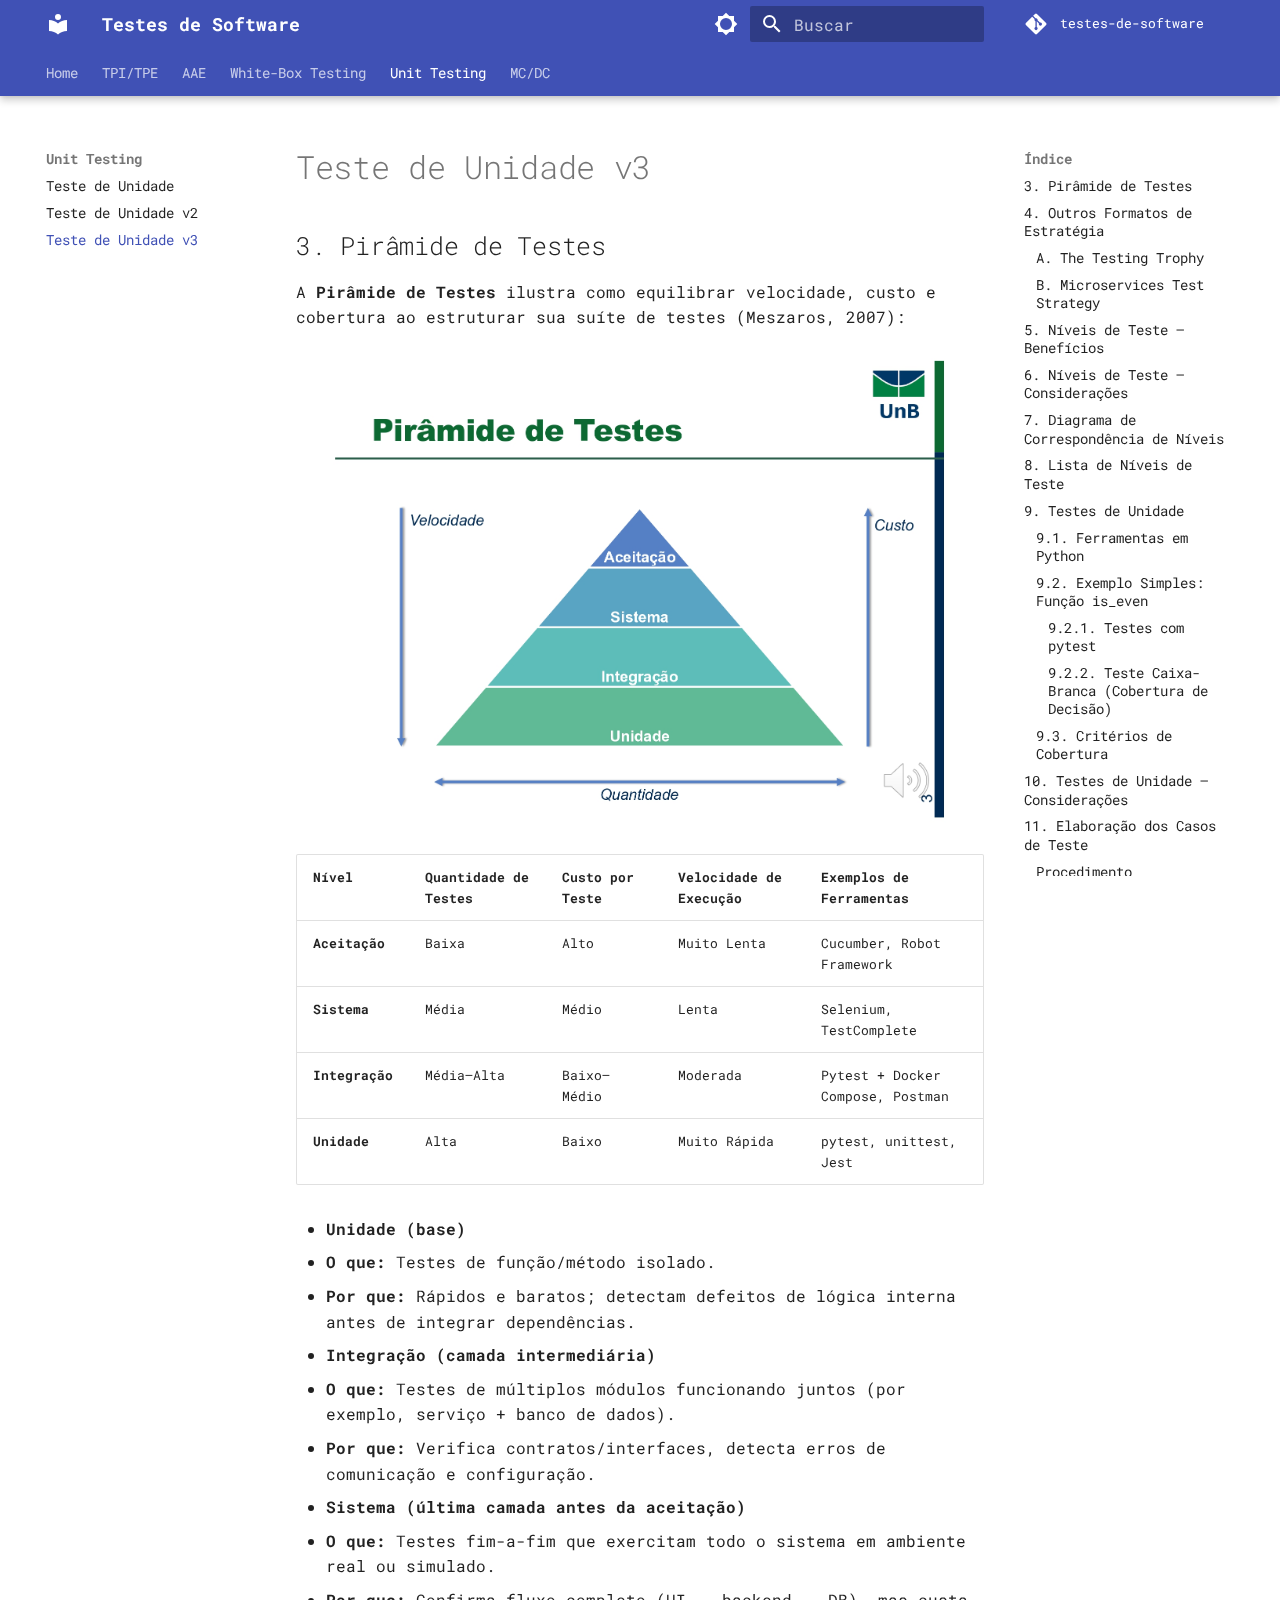
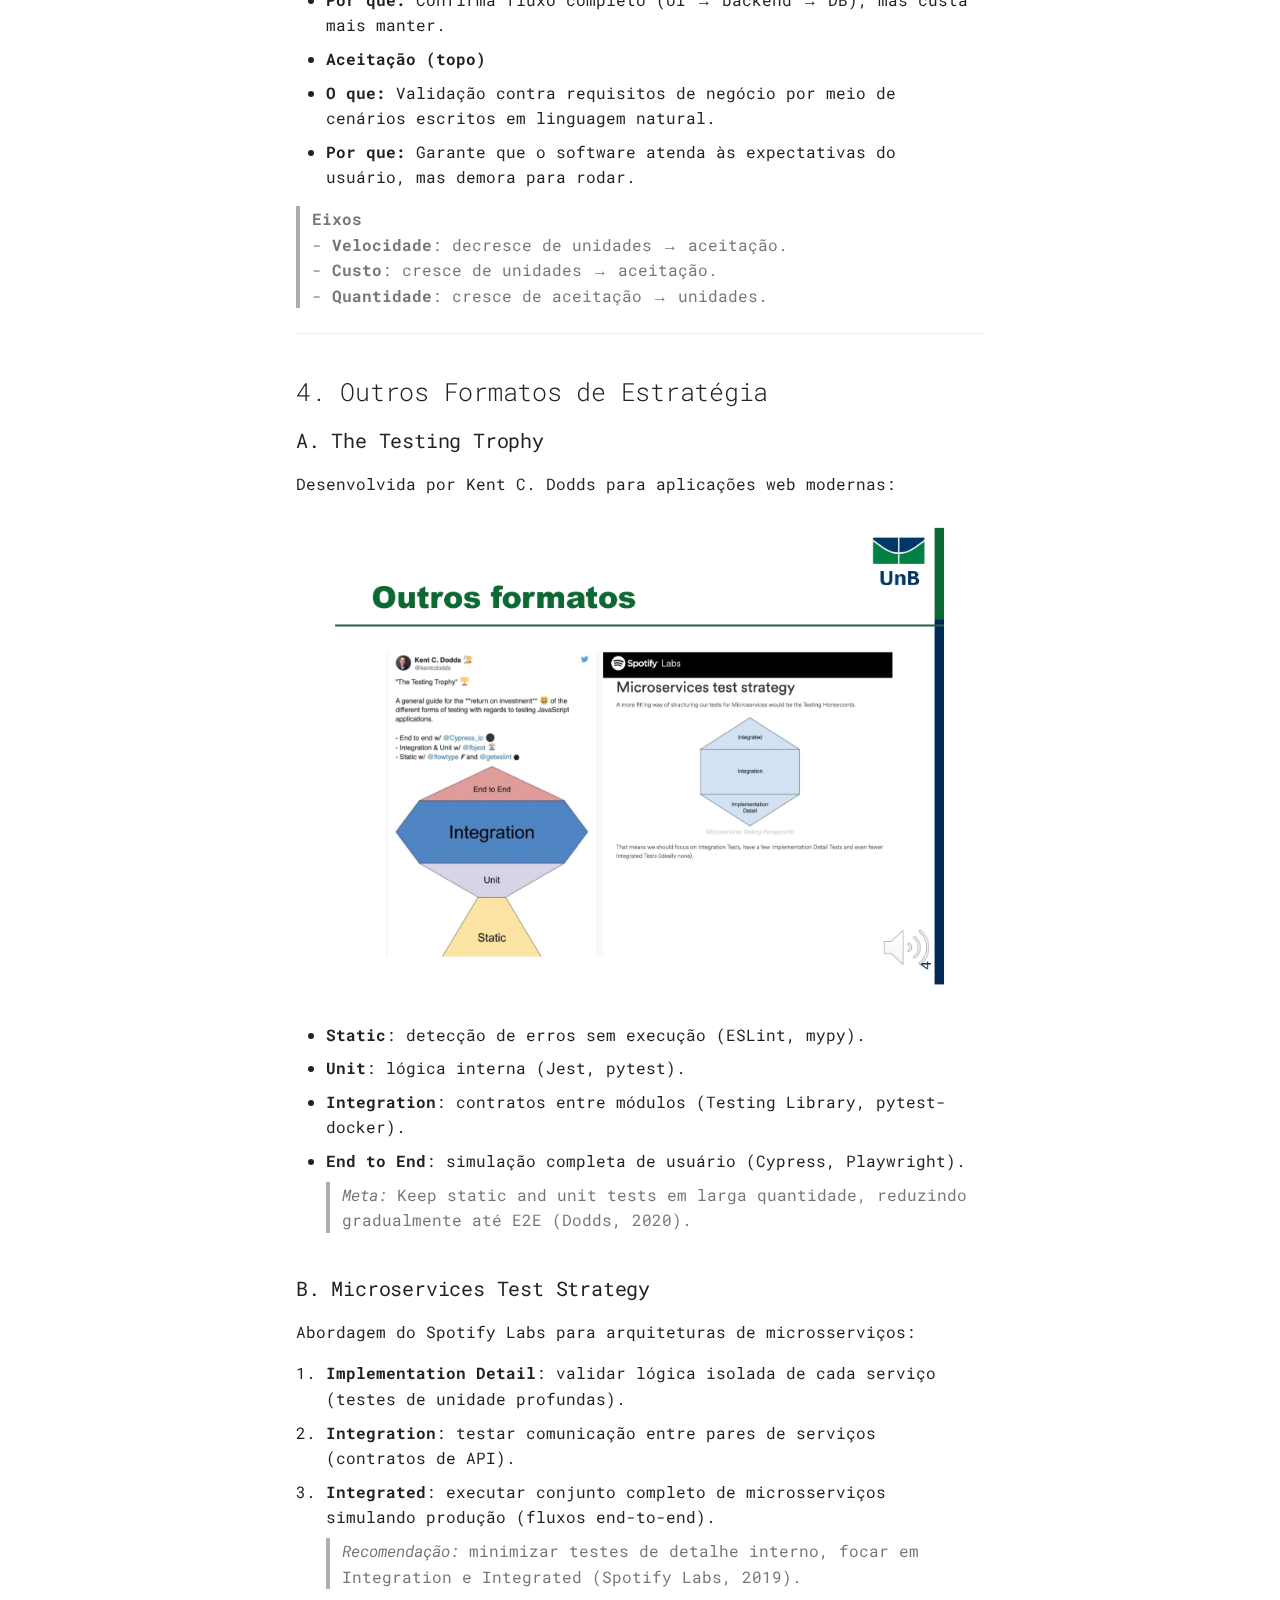
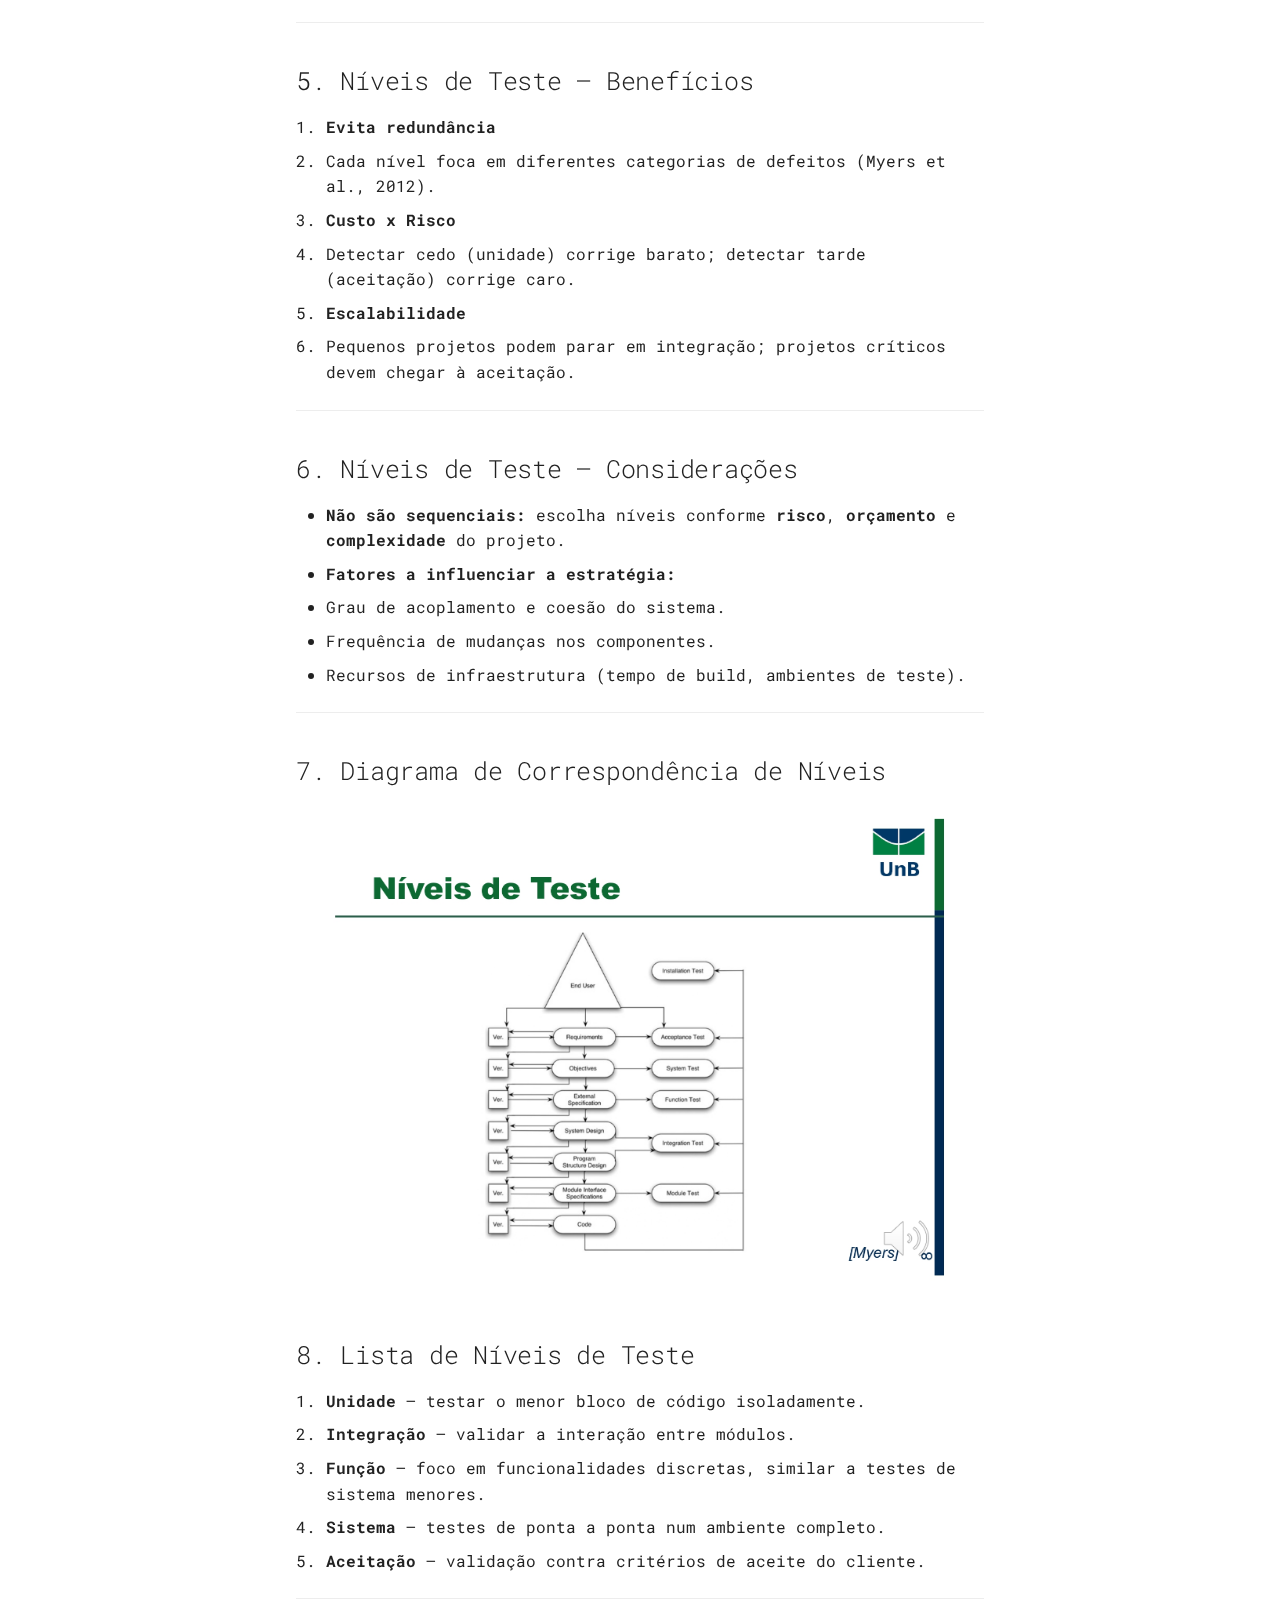
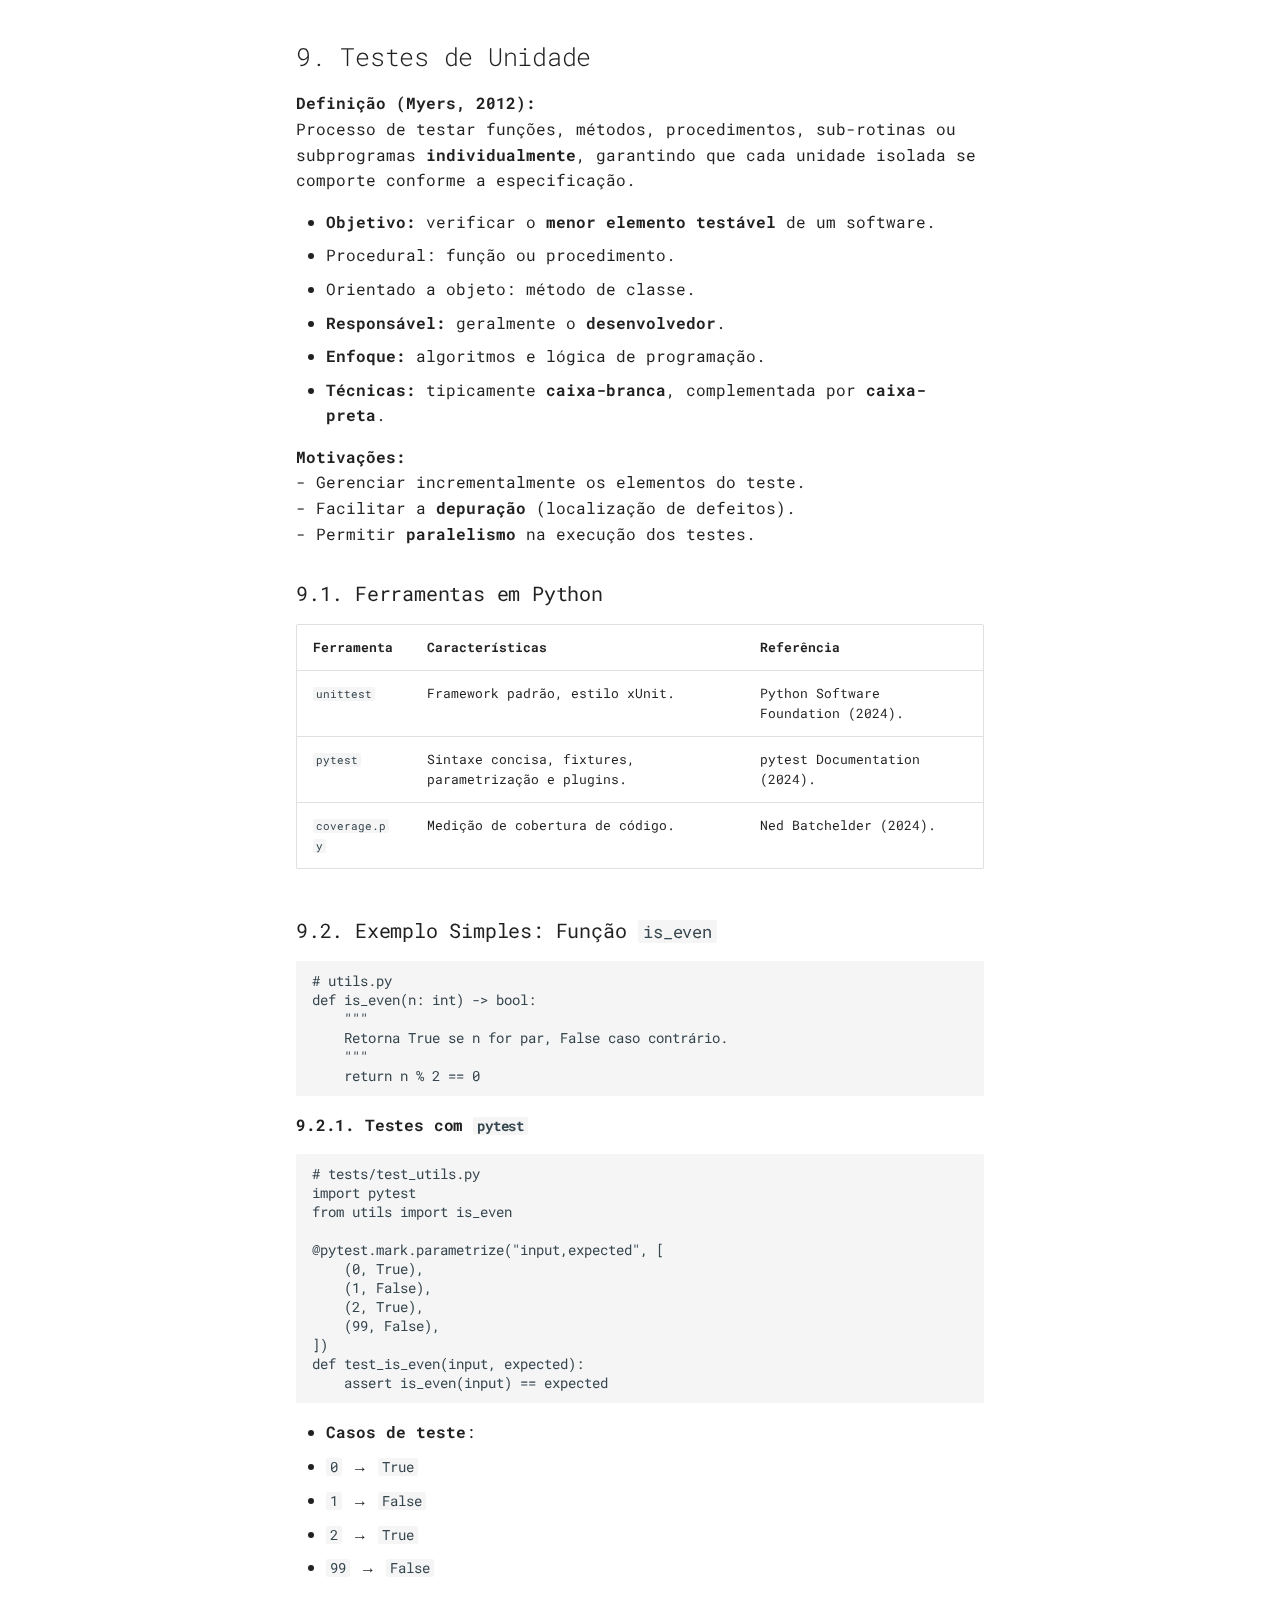
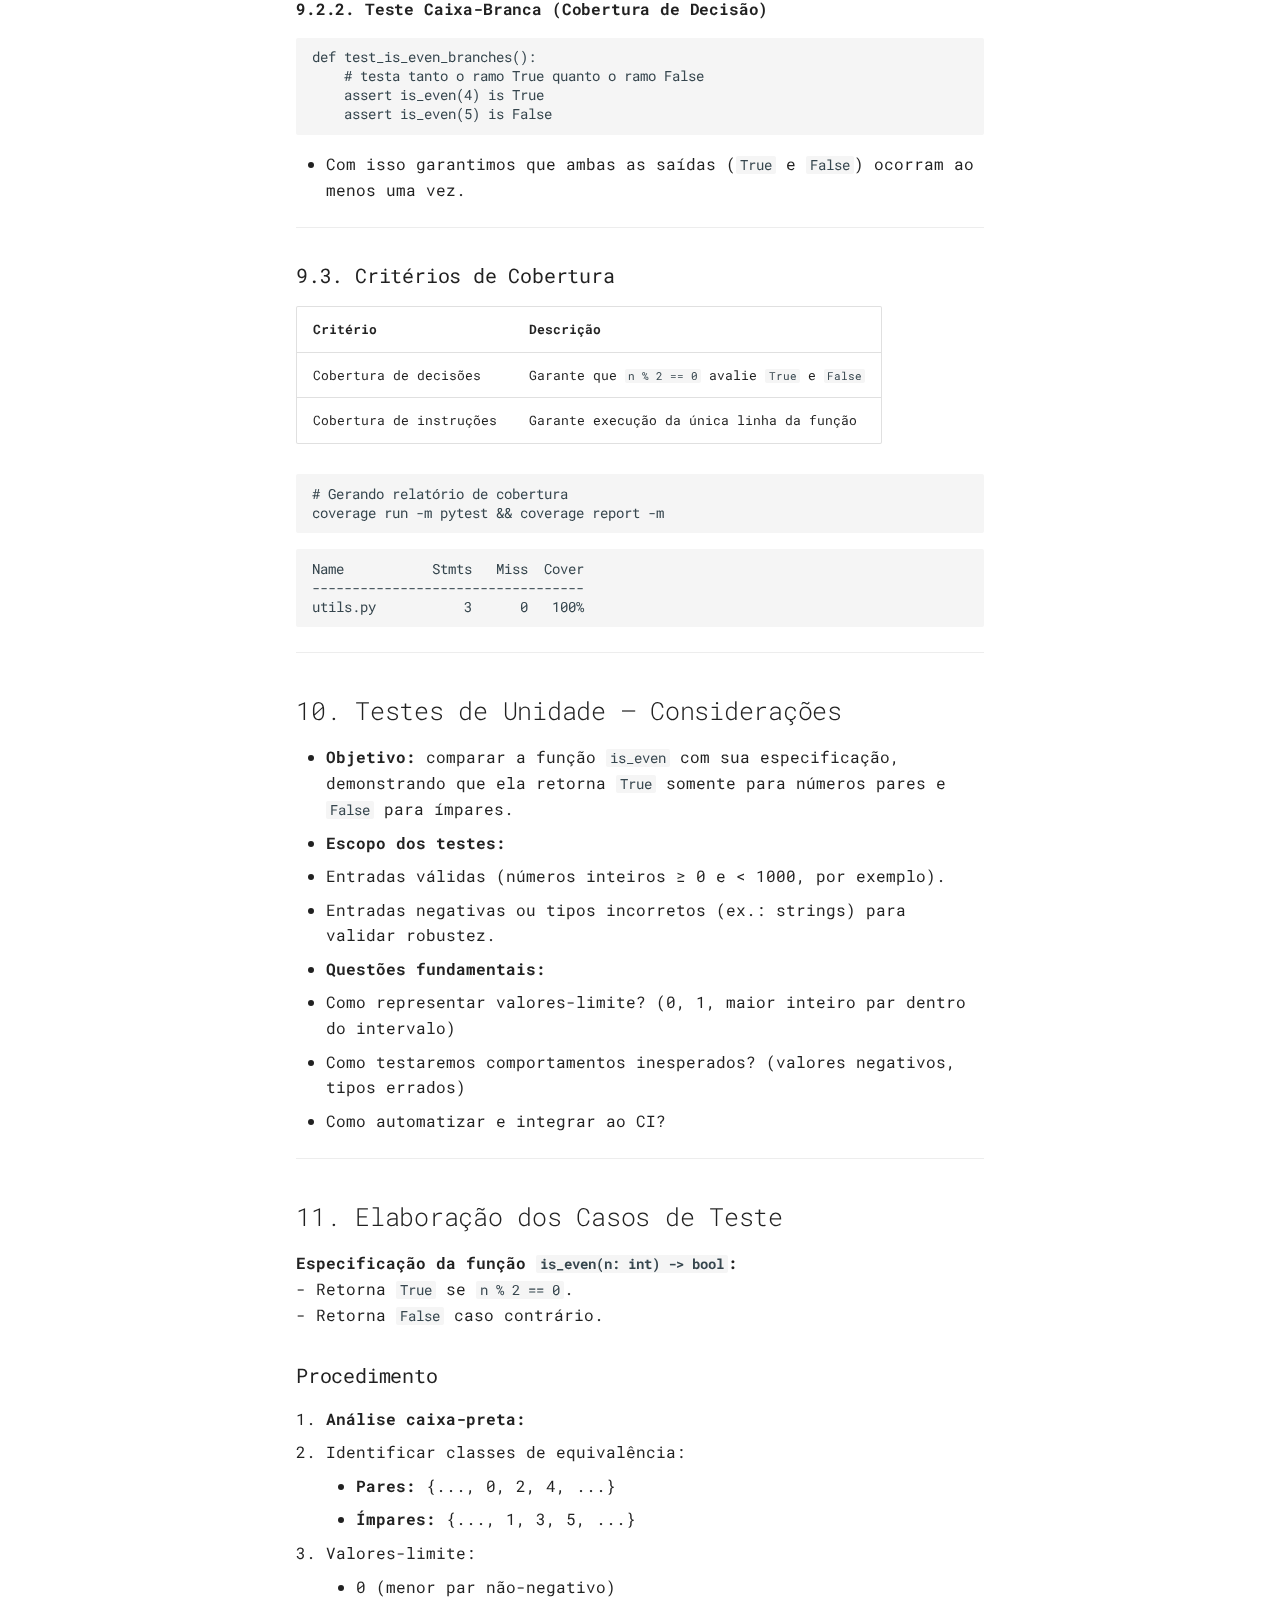
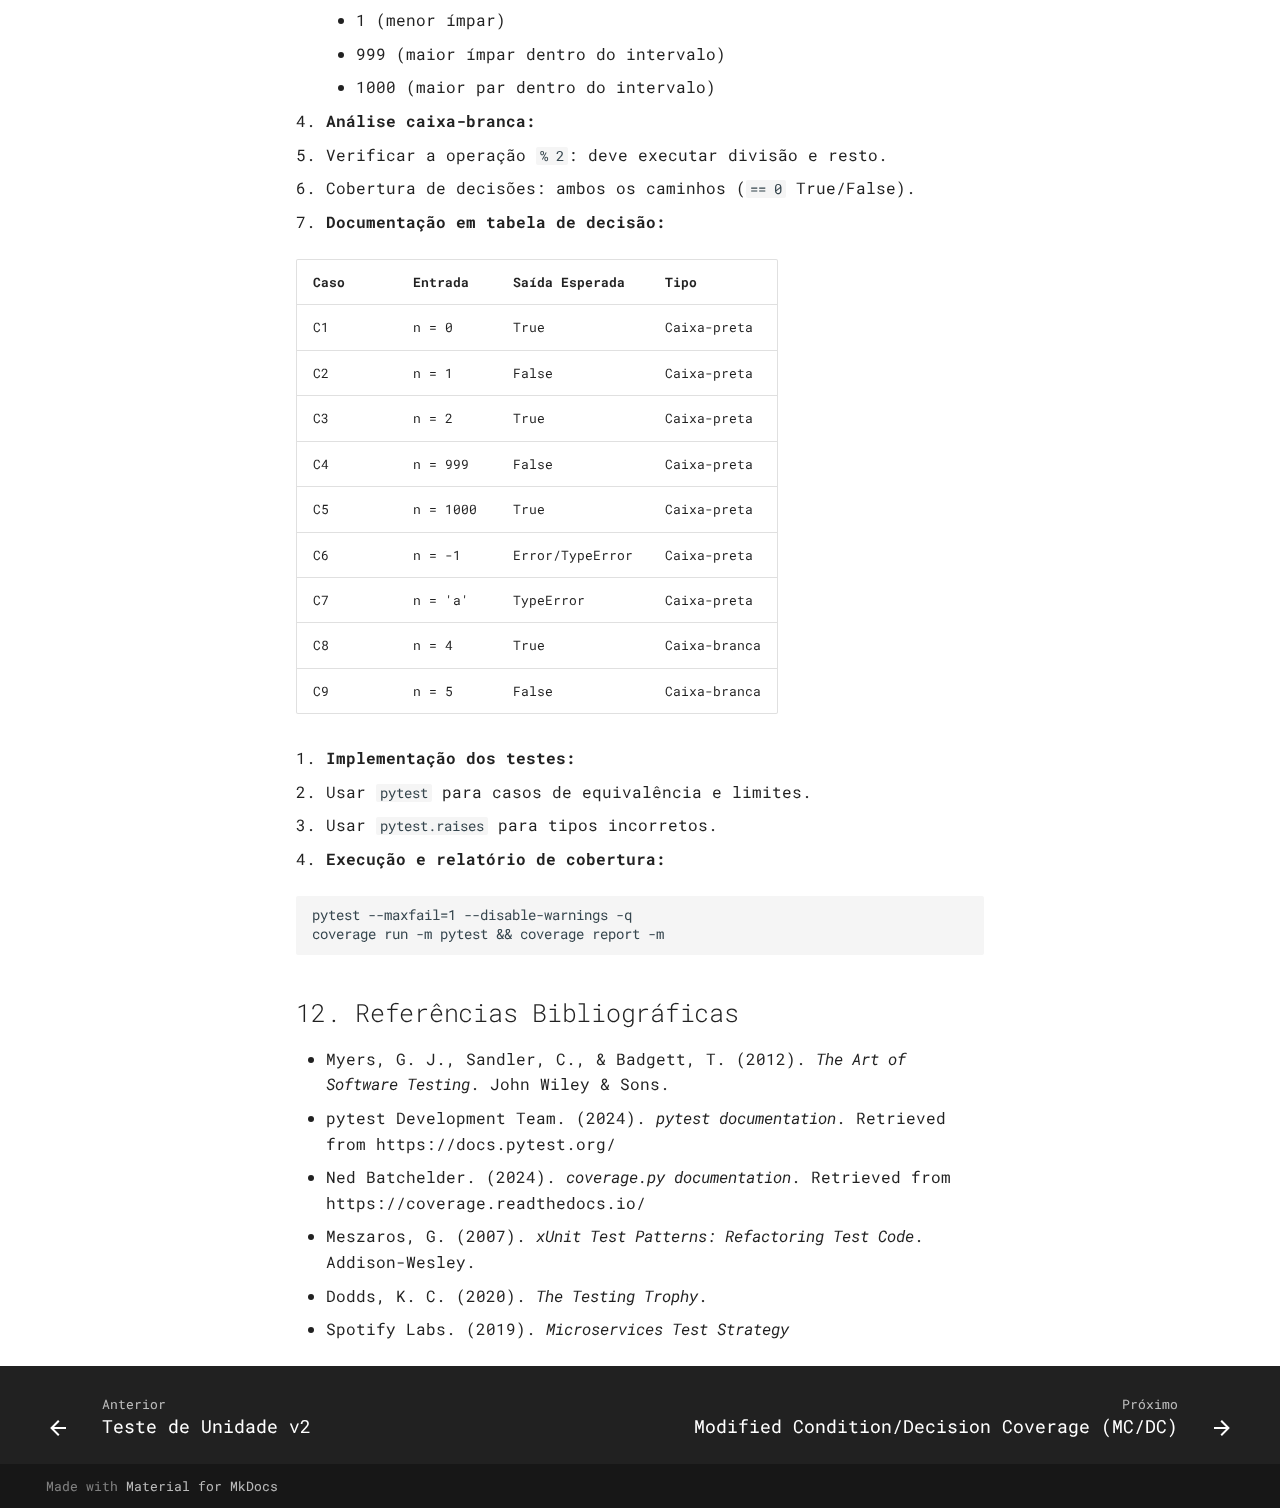
<file: aae3/unitv3/index.html>
<!doctype html>
<html lang="pt" class="no-js">
  <head>
    
      <meta charset="utf-8">
      <meta name="viewport" content="width=device-width,initial-scale=1">
      
      
      
      
        <link rel="prev" href="../unitv2/">
      
      
        <link rel="next" href="../mc_dc/">
      
      
      <link rel="icon" href="../../assets/images/favicon.png">
      <meta name="generator" content="mkdocs-1.6.1, mkdocs-material-9.6.14">
    
    
      
        <title>Teste de Unidade v3 - Testes de Software</title>
      
    
    
      <link rel="stylesheet" href="../../assets/stylesheets/main.342714a4.min.css">
      
        
        <link rel="stylesheet" href="../../assets/stylesheets/palette.06af60db.min.css">
      
      


    
    
      
    
    
      
        
        
        <link rel="preconnect" href="https://fonts.gstatic.com" crossorigin>
        <link rel="stylesheet" href="https://fonts.googleapis.com/css?family=Roboto+Mono:300,300i,400,400i,700,700i%7CRoboto+Mono:400,400i,700,700i&display=fallback">
        <style>:root{--md-text-font:"Roboto Mono";--md-code-font:"Roboto Mono"}</style>
      
    
    
    <script>__md_scope=new URL("../..",location),__md_hash=e=>[...e].reduce(((e,_)=>(e<<5)-e+_.charCodeAt(0)),0),__md_get=(e,_=localStorage,t=__md_scope)=>JSON.parse(_.getItem(t.pathname+"."+e)),__md_set=(e,_,t=localStorage,a=__md_scope)=>{try{t.setItem(a.pathname+"."+e,JSON.stringify(_))}catch(e){}}</script>
    
      

    
    
    
  </head>
  
  
    
    
      
    
    
    
    
    <body dir="ltr" data-md-color-scheme="default" data-md-color-primary="indigo" data-md-color-accent="indigo">
  
    
    <input class="md-toggle" data-md-toggle="drawer" type="checkbox" id="__drawer" autocomplete="off">
    <input class="md-toggle" data-md-toggle="search" type="checkbox" id="__search" autocomplete="off">
    <label class="md-overlay" for="__drawer"></label>
    <div data-md-component="skip">
      
        
        <a href="#3-piramide-de-testes" class="md-skip">
          Pular para conteúdo
        </a>
      
    </div>
    <div data-md-component="announce">
      
    </div>
    
    
      

  

<header class="md-header md-header--shadow md-header--lifted" data-md-component="header">
  <nav class="md-header__inner md-grid" aria-label="Cabeçalho">
    <a href="../.." title="Testes de Software" class="md-header__button md-logo" aria-label="Testes de Software" data-md-component="logo">
      
  
  <svg xmlns="http://www.w3.org/2000/svg" viewBox="0 0 24 24"><path d="M12 8a3 3 0 0 0 3-3 3 3 0 0 0-3-3 3 3 0 0 0-3 3 3 3 0 0 0 3 3m0 3.54C9.64 9.35 6.5 8 3 8v11c3.5 0 6.64 1.35 9 3.54 2.36-2.19 5.5-3.54 9-3.54V8c-3.5 0-6.64 1.35-9 3.54"/></svg>

    </a>
    <label class="md-header__button md-icon" for="__drawer">
      
      <svg xmlns="http://www.w3.org/2000/svg" viewBox="0 0 24 24"><path d="M3 6h18v2H3zm0 5h18v2H3zm0 5h18v2H3z"/></svg>
    </label>
    <div class="md-header__title" data-md-component="header-title">
      <div class="md-header__ellipsis">
        <div class="md-header__topic">
          <span class="md-ellipsis">
            Testes de Software
          </span>
        </div>
        <div class="md-header__topic" data-md-component="header-topic">
          <span class="md-ellipsis">
            
              Teste de Unidade v3
            
          </span>
        </div>
      </div>
    </div>
    
      
        <form class="md-header__option" data-md-component="palette">
  
    
    
    
    <input class="md-option" data-md-color-media="" data-md-color-scheme="default" data-md-color-primary="indigo" data-md-color-accent="indigo"  aria-label="Switch to dark mode"  type="radio" name="__palette" id="__palette_0">
    
      <label class="md-header__button md-icon" title="Switch to dark mode" for="__palette_1" hidden>
        <svg xmlns="http://www.w3.org/2000/svg" viewBox="0 0 24 24"><path d="M12 18a6 6 0 0 1-6-6 6 6 0 0 1 6-6 6 6 0 0 1 6 6 6 6 0 0 1-6 6m8-2.69L23.31 12 20 8.69V4h-4.69L12 .69 8.69 4H4v4.69L.69 12 4 15.31V20h4.69L12 23.31 15.31 20H20z"/></svg>
      </label>
    
  
    
    
    
    <input class="md-option" data-md-color-media="" data-md-color-scheme="slate" data-md-color-primary="indigo" data-md-color-accent="indigo"  aria-label="Switch to light mode"  type="radio" name="__palette" id="__palette_1">
    
      <label class="md-header__button md-icon" title="Switch to light mode" for="__palette_0" hidden>
        <svg xmlns="http://www.w3.org/2000/svg" viewBox="0 0 24 24"><path d="M10 2c-1.82 0-3.53.5-5 1.35C8 5.08 10 8.3 10 12s-2 6.92-5 8.65C6.47 21.5 8.18 22 10 22a10 10 0 0 0 10-10A10 10 0 0 0 10 2"/></svg>
      </label>
    
  
</form>
      
    
    
      <script>var palette=__md_get("__palette");if(palette&&palette.color){if("(prefers-color-scheme)"===palette.color.media){var media=matchMedia("(prefers-color-scheme: light)"),input=document.querySelector(media.matches?"[data-md-color-media='(prefers-color-scheme: light)']":"[data-md-color-media='(prefers-color-scheme: dark)']");palette.color.media=input.getAttribute("data-md-color-media"),palette.color.scheme=input.getAttribute("data-md-color-scheme"),palette.color.primary=input.getAttribute("data-md-color-primary"),palette.color.accent=input.getAttribute("data-md-color-accent")}for(var[key,value]of Object.entries(palette.color))document.body.setAttribute("data-md-color-"+key,value)}</script>
    
    
    
      
      
        <label class="md-header__button md-icon" for="__search">
          
          <svg xmlns="http://www.w3.org/2000/svg" viewBox="0 0 24 24"><path d="M9.5 3A6.5 6.5 0 0 1 16 9.5c0 1.61-.59 3.09-1.56 4.23l.27.27h.79l5 5-1.5 1.5-5-5v-.79l-.27-.27A6.52 6.52 0 0 1 9.5 16 6.5 6.5 0 0 1 3 9.5 6.5 6.5 0 0 1 9.5 3m0 2C7 5 5 7 5 9.5S7 14 9.5 14 14 12 14 9.5 12 5 9.5 5"/></svg>
        </label>
        <div class="md-search" data-md-component="search" role="dialog">
  <label class="md-search__overlay" for="__search"></label>
  <div class="md-search__inner" role="search">
    <form class="md-search__form" name="search">
      <input type="text" class="md-search__input" name="query" aria-label="Buscar" placeholder="Buscar" autocapitalize="off" autocorrect="off" autocomplete="off" spellcheck="false" data-md-component="search-query" required>
      <label class="md-search__icon md-icon" for="__search">
        
        <svg xmlns="http://www.w3.org/2000/svg" viewBox="0 0 24 24"><path d="M9.5 3A6.5 6.5 0 0 1 16 9.5c0 1.61-.59 3.09-1.56 4.23l.27.27h.79l5 5-1.5 1.5-5-5v-.79l-.27-.27A6.52 6.52 0 0 1 9.5 16 6.5 6.5 0 0 1 3 9.5 6.5 6.5 0 0 1 9.5 3m0 2C7 5 5 7 5 9.5S7 14 9.5 14 14 12 14 9.5 12 5 9.5 5"/></svg>
        
        <svg xmlns="http://www.w3.org/2000/svg" viewBox="0 0 24 24"><path d="M20 11v2H8l5.5 5.5-1.42 1.42L4.16 12l7.92-7.92L13.5 5.5 8 11z"/></svg>
      </label>
      <nav class="md-search__options" aria-label="Pesquisar">
        
        <button type="reset" class="md-search__icon md-icon" title="Limpar" aria-label="Limpar" tabindex="-1">
          
          <svg xmlns="http://www.w3.org/2000/svg" viewBox="0 0 24 24"><path d="M19 6.41 17.59 5 12 10.59 6.41 5 5 6.41 10.59 12 5 17.59 6.41 19 12 13.41 17.59 19 19 17.59 13.41 12z"/></svg>
        </button>
      </nav>
      
    </form>
    <div class="md-search__output">
      <div class="md-search__scrollwrap" tabindex="0" data-md-scrollfix>
        <div class="md-search-result" data-md-component="search-result">
          <div class="md-search-result__meta">
            Inicializando busca
          </div>
          <ol class="md-search-result__list" role="presentation"></ol>
        </div>
      </div>
    </div>
  </div>
</div>
      
    
    
      <div class="md-header__source">
        <a href="https://github.com/arthurrochamoreira/Testes-de-Software" title="Ir para repositório" class="md-source" data-md-component="source">
  <div class="md-source__icon md-icon">
    
    <svg xmlns="http://www.w3.org/2000/svg" viewBox="0 0 448 512"><!--! Font Awesome Free 6.7.2 by @fontawesome - https://fontawesome.com License - https://fontawesome.com/license/free (Icons: CC BY 4.0, Fonts: SIL OFL 1.1, Code: MIT License) Copyright 2024 Fonticons, Inc.--><path d="M439.55 236.05 244 40.45a28.87 28.87 0 0 0-40.81 0l-40.66 40.63 51.52 51.52c27.06-9.14 52.68 16.77 43.39 43.68l49.66 49.66c34.23-11.8 61.18 31 35.47 56.69-26.49 26.49-70.21-2.87-56-37.34L240.22 199v121.85c25.3 12.54 22.26 41.85 9.08 55a34.34 34.34 0 0 1-48.55 0c-17.57-17.6-11.07-46.91 11.25-56v-123c-20.8-8.51-24.6-30.74-18.64-45L142.57 101 8.45 235.14a28.86 28.86 0 0 0 0 40.81l195.61 195.6a28.86 28.86 0 0 0 40.8 0l194.69-194.69a28.86 28.86 0 0 0 0-40.81"/></svg>
  </div>
  <div class="md-source__repository">
    testes-de-software
  </div>
</a>
      </div>
    
  </nav>
  
    
      
<nav class="md-tabs" aria-label="Abas" data-md-component="tabs">
  <div class="md-grid">
    <ul class="md-tabs__list">
      
        
  
  
  
  
    <li class="md-tabs__item">
      <a href="../.." class="md-tabs__link">
        
  
  
    
  
  Home

      </a>
    </li>
  

      
        
  
  
  
  
    
    
      <li class="md-tabs__item">
        <a href="../../tpi_tpe/tpi3_tpe3/" class="md-tabs__link">
          
  
  
  TPI/TPE

        </a>
      </li>
    
  

      
        
  
  
  
  
    
    
      <li class="md-tabs__item">
        <a href="../aae3/" class="md-tabs__link">
          
  
  
  AAE

        </a>
      </li>
    
  

      
        
  
  
  
  
    
    
      <li class="md-tabs__item">
        <a href="../white_box_test/" class="md-tabs__link">
          
  
  
  White-Box Testing

        </a>
      </li>
    
  

      
        
  
  
  
    
  
  
    
    
      <li class="md-tabs__item md-tabs__item--active">
        <a href="../unit_test/" class="md-tabs__link">
          
  
  
  Unit Testing

        </a>
      </li>
    
  

      
        
  
  
  
  
    
    
      <li class="md-tabs__item">
        <a href="../mc_dc/" class="md-tabs__link">
          
  
  
  MC/DC

        </a>
      </li>
    
  

      
    </ul>
  </div>
</nav>
    
  
</header>
    
    <div class="md-container" data-md-component="container">
      
      
        
      
      <main class="md-main" data-md-component="main">
        <div class="md-main__inner md-grid">
          
            
              
              <div class="md-sidebar md-sidebar--primary" data-md-component="sidebar" data-md-type="navigation" >
                <div class="md-sidebar__scrollwrap">
                  <div class="md-sidebar__inner">
                    


  


<nav class="md-nav md-nav--primary md-nav--lifted" aria-label="Navegação" data-md-level="0">
  <label class="md-nav__title" for="__drawer">
    <a href="../.." title="Testes de Software" class="md-nav__button md-logo" aria-label="Testes de Software" data-md-component="logo">
      
  
  <svg xmlns="http://www.w3.org/2000/svg" viewBox="0 0 24 24"><path d="M12 8a3 3 0 0 0 3-3 3 3 0 0 0-3-3 3 3 0 0 0-3 3 3 3 0 0 0 3 3m0 3.54C9.64 9.35 6.5 8 3 8v11c3.5 0 6.64 1.35 9 3.54 2.36-2.19 5.5-3.54 9-3.54V8c-3.5 0-6.64 1.35-9 3.54"/></svg>

    </a>
    Testes de Software
  </label>
  
    <div class="md-nav__source">
      <a href="https://github.com/arthurrochamoreira/Testes-de-Software" title="Ir para repositório" class="md-source" data-md-component="source">
  <div class="md-source__icon md-icon">
    
    <svg xmlns="http://www.w3.org/2000/svg" viewBox="0 0 448 512"><!--! Font Awesome Free 6.7.2 by @fontawesome - https://fontawesome.com License - https://fontawesome.com/license/free (Icons: CC BY 4.0, Fonts: SIL OFL 1.1, Code: MIT License) Copyright 2024 Fonticons, Inc.--><path d="M439.55 236.05 244 40.45a28.87 28.87 0 0 0-40.81 0l-40.66 40.63 51.52 51.52c27.06-9.14 52.68 16.77 43.39 43.68l49.66 49.66c34.23-11.8 61.18 31 35.47 56.69-26.49 26.49-70.21-2.87-56-37.34L240.22 199v121.85c25.3 12.54 22.26 41.85 9.08 55a34.34 34.34 0 0 1-48.55 0c-17.57-17.6-11.07-46.91 11.25-56v-123c-20.8-8.51-24.6-30.74-18.64-45L142.57 101 8.45 235.14a28.86 28.86 0 0 0 0 40.81l195.61 195.6a28.86 28.86 0 0 0 40.8 0l194.69-194.69a28.86 28.86 0 0 0 0-40.81"/></svg>
  </div>
  <div class="md-source__repository">
    testes-de-software
  </div>
</a>
    </div>
  
  <ul class="md-nav__list" data-md-scrollfix>
    
      
      
  
  
  
  
    <li class="md-nav__item">
      <a href="../.." class="md-nav__link">
        
  
  
  <span class="md-ellipsis">
    Home
    
  </span>
  

      </a>
    </li>
  

    
      
      
  
  
  
  
    
    
    
    
      
      
        
      
    
    
    <li class="md-nav__item md-nav__item--nested">
      
        
        
          
        
        <input class="md-nav__toggle md-toggle md-toggle--indeterminate" type="checkbox" id="__nav_2" >
        
          
          <label class="md-nav__link" for="__nav_2" id="__nav_2_label" tabindex="0">
            
  
  
  <span class="md-ellipsis">
    TPI/TPE
    
  </span>
  

            <span class="md-nav__icon md-icon"></span>
          </label>
        
        <nav class="md-nav" data-md-level="1" aria-labelledby="__nav_2_label" aria-expanded="false">
          <label class="md-nav__title" for="__nav_2">
            <span class="md-nav__icon md-icon"></span>
            TPI/TPE
          </label>
          <ul class="md-nav__list" data-md-scrollfix>
            
              
                
  
  
  
  
    <li class="md-nav__item">
      <a href="../../tpi_tpe/tpi3_tpe3/" class="md-nav__link">
        
  
  
  <span class="md-ellipsis">
    TPI/TPE(3)
    
  </span>
  

      </a>
    </li>
  

              
            
              
                
  
  
  
  
    <li class="md-nav__item">
      <a href="../../tpi_tpe/tpi4_tpe4/" class="md-nav__link">
        
  
  
  <span class="md-ellipsis">
    TPI/TPE(4)
    
  </span>
  

      </a>
    </li>
  

              
            
          </ul>
        </nav>
      
    </li>
  

    
      
      
  
  
  
  
    
    
    
    
      
      
        
      
    
    
    <li class="md-nav__item md-nav__item--nested">
      
        
        
          
        
        <input class="md-nav__toggle md-toggle md-toggle--indeterminate" type="checkbox" id="__nav_3" >
        
          
          <label class="md-nav__link" for="__nav_3" id="__nav_3_label" tabindex="0">
            
  
  
  <span class="md-ellipsis">
    AAE
    
  </span>
  

            <span class="md-nav__icon md-icon"></span>
          </label>
        
        <nav class="md-nav" data-md-level="1" aria-labelledby="__nav_3_label" aria-expanded="false">
          <label class="md-nav__title" for="__nav_3">
            <span class="md-nav__icon md-icon"></span>
            AAE
          </label>
          <ul class="md-nav__list" data-md-scrollfix>
            
              
                
  
  
  
  
    <li class="md-nav__item">
      <a href="../aae3/" class="md-nav__link">
        
  
  
  <span class="md-ellipsis">
    AAE3
    
  </span>
  

      </a>
    </li>
  

              
            
          </ul>
        </nav>
      
    </li>
  

    
      
      
  
  
  
  
    
    
    
    
      
      
        
      
    
    
    <li class="md-nav__item md-nav__item--nested">
      
        
        
          
        
        <input class="md-nav__toggle md-toggle md-toggle--indeterminate" type="checkbox" id="__nav_4" >
        
          
          <label class="md-nav__link" for="__nav_4" id="__nav_4_label" tabindex="0">
            
  
  
  <span class="md-ellipsis">
    White-Box Testing
    
  </span>
  

            <span class="md-nav__icon md-icon"></span>
          </label>
        
        <nav class="md-nav" data-md-level="1" aria-labelledby="__nav_4_label" aria-expanded="false">
          <label class="md-nav__title" for="__nav_4">
            <span class="md-nav__icon md-icon"></span>
            White-Box Testing
          </label>
          <ul class="md-nav__list" data-md-scrollfix>
            
              
                
  
  
  
  
    <li class="md-nav__item">
      <a href="../white_box_test/" class="md-nav__link">
        
  
  
  <span class="md-ellipsis">
    Teste Caixa Branca
    
  </span>
  

      </a>
    </li>
  

              
            
          </ul>
        </nav>
      
    </li>
  

    
      
      
  
  
    
  
  
  
    
    
    
    
      
        
        
      
      
        
      
    
    
    <li class="md-nav__item md-nav__item--active md-nav__item--section md-nav__item--nested">
      
        
        
        <input class="md-nav__toggle md-toggle " type="checkbox" id="__nav_5" checked>
        
          
          <label class="md-nav__link" for="__nav_5" id="__nav_5_label" tabindex="">
            
  
  
  <span class="md-ellipsis">
    Unit Testing
    
  </span>
  

            <span class="md-nav__icon md-icon"></span>
          </label>
        
        <nav class="md-nav" data-md-level="1" aria-labelledby="__nav_5_label" aria-expanded="true">
          <label class="md-nav__title" for="__nav_5">
            <span class="md-nav__icon md-icon"></span>
            Unit Testing
          </label>
          <ul class="md-nav__list" data-md-scrollfix>
            
              
                
  
  
  
  
    <li class="md-nav__item">
      <a href="../unit_test/" class="md-nav__link">
        
  
  
  <span class="md-ellipsis">
    Teste de Unidade
    
  </span>
  

      </a>
    </li>
  

              
            
              
                
  
  
  
  
    <li class="md-nav__item">
      <a href="../unitv2/" class="md-nav__link">
        
  
  
  <span class="md-ellipsis">
    Teste de Unidade v2
    
  </span>
  

      </a>
    </li>
  

              
            
              
                
  
  
    
  
  
  
    <li class="md-nav__item md-nav__item--active">
      
      <input class="md-nav__toggle md-toggle" type="checkbox" id="__toc">
      
      
      
        <label class="md-nav__link md-nav__link--active" for="__toc">
          
  
  
  <span class="md-ellipsis">
    Teste de Unidade v3
    
  </span>
  

          <span class="md-nav__icon md-icon"></span>
        </label>
      
      <a href="./" class="md-nav__link md-nav__link--active">
        
  
  
  <span class="md-ellipsis">
    Teste de Unidade v3
    
  </span>
  

      </a>
      
        

<nav class="md-nav md-nav--secondary" aria-label="Índice">
  
  
  
  
    <label class="md-nav__title" for="__toc">
      <span class="md-nav__icon md-icon"></span>
      Índice
    </label>
    <ul class="md-nav__list" data-md-component="toc" data-md-scrollfix>
      
        <li class="md-nav__item">
  <a href="#3-piramide-de-testes" class="md-nav__link">
    <span class="md-ellipsis">
      3. Pirâmide de Testes
    </span>
  </a>
  
</li>
      
        <li class="md-nav__item">
  <a href="#4-outros-formatos-de-estrategia" class="md-nav__link">
    <span class="md-ellipsis">
      4. Outros Formatos de Estratégia
    </span>
  </a>
  
    <nav class="md-nav" aria-label="4. Outros Formatos de Estratégia">
      <ul class="md-nav__list">
        
          <li class="md-nav__item">
  <a href="#a-the-testing-trophy" class="md-nav__link">
    <span class="md-ellipsis">
      A. The Testing Trophy
    </span>
  </a>
  
</li>
        
          <li class="md-nav__item">
  <a href="#b-microservices-test-strategy" class="md-nav__link">
    <span class="md-ellipsis">
      B. Microservices Test Strategy
    </span>
  </a>
  
</li>
        
      </ul>
    </nav>
  
</li>
      
        <li class="md-nav__item">
  <a href="#5-niveis-de-teste-beneficios" class="md-nav__link">
    <span class="md-ellipsis">
      5. Níveis de Teste – Benefícios
    </span>
  </a>
  
</li>
      
        <li class="md-nav__item">
  <a href="#6-niveis-de-teste-consideracoes" class="md-nav__link">
    <span class="md-ellipsis">
      6. Níveis de Teste – Considerações
    </span>
  </a>
  
</li>
      
        <li class="md-nav__item">
  <a href="#7-diagrama-de-correspondencia-de-niveis" class="md-nav__link">
    <span class="md-ellipsis">
      7. Diagrama de Correspondência de Níveis
    </span>
  </a>
  
</li>
      
        <li class="md-nav__item">
  <a href="#8-lista-de-niveis-de-teste" class="md-nav__link">
    <span class="md-ellipsis">
      8. Lista de Níveis de Teste
    </span>
  </a>
  
</li>
      
        <li class="md-nav__item">
  <a href="#9-testes-de-unidade" class="md-nav__link">
    <span class="md-ellipsis">
      9. Testes de Unidade
    </span>
  </a>
  
    <nav class="md-nav" aria-label="9. Testes de Unidade">
      <ul class="md-nav__list">
        
          <li class="md-nav__item">
  <a href="#91-ferramentas-em-python" class="md-nav__link">
    <span class="md-ellipsis">
      9.1. Ferramentas em Python
    </span>
  </a>
  
</li>
        
          <li class="md-nav__item">
  <a href="#92-exemplo-simples-funcao-is_even" class="md-nav__link">
    <span class="md-ellipsis">
      9.2. Exemplo Simples: Função is_even
    </span>
  </a>
  
    <nav class="md-nav" aria-label="9.2. Exemplo Simples: Função is_even">
      <ul class="md-nav__list">
        
          <li class="md-nav__item">
  <a href="#921-testes-com-pytest" class="md-nav__link">
    <span class="md-ellipsis">
      9.2.1. Testes com pytest
    </span>
  </a>
  
</li>
        
          <li class="md-nav__item">
  <a href="#922-teste-caixa-branca-cobertura-de-decisao" class="md-nav__link">
    <span class="md-ellipsis">
      9.2.2. Teste Caixa-Branca (Cobertura de Decisão)
    </span>
  </a>
  
</li>
        
      </ul>
    </nav>
  
</li>
        
          <li class="md-nav__item">
  <a href="#93-criterios-de-cobertura" class="md-nav__link">
    <span class="md-ellipsis">
      9.3. Critérios de Cobertura
    </span>
  </a>
  
</li>
        
      </ul>
    </nav>
  
</li>
      
        <li class="md-nav__item">
  <a href="#10-testes-de-unidade-consideracoes" class="md-nav__link">
    <span class="md-ellipsis">
      10. Testes de Unidade – Considerações
    </span>
  </a>
  
</li>
      
        <li class="md-nav__item">
  <a href="#11-elaboracao-dos-casos-de-teste" class="md-nav__link">
    <span class="md-ellipsis">
      11. Elaboração dos Casos de Teste
    </span>
  </a>
  
    <nav class="md-nav" aria-label="11. Elaboração dos Casos de Teste">
      <ul class="md-nav__list">
        
          <li class="md-nav__item">
  <a href="#procedimento" class="md-nav__link">
    <span class="md-ellipsis">
      Procedimento
    </span>
  </a>
  
</li>
        
      </ul>
    </nav>
  
</li>
      
        <li class="md-nav__item">
  <a href="#12-referencias-bibliograficas" class="md-nav__link">
    <span class="md-ellipsis">
      12. Referências Bibliográficas
    </span>
  </a>
  
</li>
      
    </ul>
  
</nav>
      
    </li>
  

              
            
          </ul>
        </nav>
      
    </li>
  

    
      
      
  
  
  
  
    
    
    
    
      
      
        
      
    
    
    <li class="md-nav__item md-nav__item--nested">
      
        
        
          
        
        <input class="md-nav__toggle md-toggle md-toggle--indeterminate" type="checkbox" id="__nav_6" >
        
          
          <label class="md-nav__link" for="__nav_6" id="__nav_6_label" tabindex="0">
            
  
  
  <span class="md-ellipsis">
    MC/DC
    
  </span>
  

            <span class="md-nav__icon md-icon"></span>
          </label>
        
        <nav class="md-nav" data-md-level="1" aria-labelledby="__nav_6_label" aria-expanded="false">
          <label class="md-nav__title" for="__nav_6">
            <span class="md-nav__icon md-icon"></span>
            MC/DC
          </label>
          <ul class="md-nav__list" data-md-scrollfix>
            
              
                
  
  
  
  
    <li class="md-nav__item">
      <a href="../mc_dc/" class="md-nav__link">
        
  
  
  <span class="md-ellipsis">
    Modified Condition/Decision Coverage (MC/DC)
    
  </span>
  

      </a>
    </li>
  

              
            
          </ul>
        </nav>
      
    </li>
  

    
  </ul>
</nav>
                  </div>
                </div>
              </div>
            
            
              
              <div class="md-sidebar md-sidebar--secondary" data-md-component="sidebar" data-md-type="toc" >
                <div class="md-sidebar__scrollwrap">
                  <div class="md-sidebar__inner">
                    

<nav class="md-nav md-nav--secondary" aria-label="Índice">
  
  
  
  
    <label class="md-nav__title" for="__toc">
      <span class="md-nav__icon md-icon"></span>
      Índice
    </label>
    <ul class="md-nav__list" data-md-component="toc" data-md-scrollfix>
      
        <li class="md-nav__item">
  <a href="#3-piramide-de-testes" class="md-nav__link">
    <span class="md-ellipsis">
      3. Pirâmide de Testes
    </span>
  </a>
  
</li>
      
        <li class="md-nav__item">
  <a href="#4-outros-formatos-de-estrategia" class="md-nav__link">
    <span class="md-ellipsis">
      4. Outros Formatos de Estratégia
    </span>
  </a>
  
    <nav class="md-nav" aria-label="4. Outros Formatos de Estratégia">
      <ul class="md-nav__list">
        
          <li class="md-nav__item">
  <a href="#a-the-testing-trophy" class="md-nav__link">
    <span class="md-ellipsis">
      A. The Testing Trophy
    </span>
  </a>
  
</li>
        
          <li class="md-nav__item">
  <a href="#b-microservices-test-strategy" class="md-nav__link">
    <span class="md-ellipsis">
      B. Microservices Test Strategy
    </span>
  </a>
  
</li>
        
      </ul>
    </nav>
  
</li>
      
        <li class="md-nav__item">
  <a href="#5-niveis-de-teste-beneficios" class="md-nav__link">
    <span class="md-ellipsis">
      5. Níveis de Teste – Benefícios
    </span>
  </a>
  
</li>
      
        <li class="md-nav__item">
  <a href="#6-niveis-de-teste-consideracoes" class="md-nav__link">
    <span class="md-ellipsis">
      6. Níveis de Teste – Considerações
    </span>
  </a>
  
</li>
      
        <li class="md-nav__item">
  <a href="#7-diagrama-de-correspondencia-de-niveis" class="md-nav__link">
    <span class="md-ellipsis">
      7. Diagrama de Correspondência de Níveis
    </span>
  </a>
  
</li>
      
        <li class="md-nav__item">
  <a href="#8-lista-de-niveis-de-teste" class="md-nav__link">
    <span class="md-ellipsis">
      8. Lista de Níveis de Teste
    </span>
  </a>
  
</li>
      
        <li class="md-nav__item">
  <a href="#9-testes-de-unidade" class="md-nav__link">
    <span class="md-ellipsis">
      9. Testes de Unidade
    </span>
  </a>
  
    <nav class="md-nav" aria-label="9. Testes de Unidade">
      <ul class="md-nav__list">
        
          <li class="md-nav__item">
  <a href="#91-ferramentas-em-python" class="md-nav__link">
    <span class="md-ellipsis">
      9.1. Ferramentas em Python
    </span>
  </a>
  
</li>
        
          <li class="md-nav__item">
  <a href="#92-exemplo-simples-funcao-is_even" class="md-nav__link">
    <span class="md-ellipsis">
      9.2. Exemplo Simples: Função is_even
    </span>
  </a>
  
    <nav class="md-nav" aria-label="9.2. Exemplo Simples: Função is_even">
      <ul class="md-nav__list">
        
          <li class="md-nav__item">
  <a href="#921-testes-com-pytest" class="md-nav__link">
    <span class="md-ellipsis">
      9.2.1. Testes com pytest
    </span>
  </a>
  
</li>
        
          <li class="md-nav__item">
  <a href="#922-teste-caixa-branca-cobertura-de-decisao" class="md-nav__link">
    <span class="md-ellipsis">
      9.2.2. Teste Caixa-Branca (Cobertura de Decisão)
    </span>
  </a>
  
</li>
        
      </ul>
    </nav>
  
</li>
        
          <li class="md-nav__item">
  <a href="#93-criterios-de-cobertura" class="md-nav__link">
    <span class="md-ellipsis">
      9.3. Critérios de Cobertura
    </span>
  </a>
  
</li>
        
      </ul>
    </nav>
  
</li>
      
        <li class="md-nav__item">
  <a href="#10-testes-de-unidade-consideracoes" class="md-nav__link">
    <span class="md-ellipsis">
      10. Testes de Unidade – Considerações
    </span>
  </a>
  
</li>
      
        <li class="md-nav__item">
  <a href="#11-elaboracao-dos-casos-de-teste" class="md-nav__link">
    <span class="md-ellipsis">
      11. Elaboração dos Casos de Teste
    </span>
  </a>
  
    <nav class="md-nav" aria-label="11. Elaboração dos Casos de Teste">
      <ul class="md-nav__list">
        
          <li class="md-nav__item">
  <a href="#procedimento" class="md-nav__link">
    <span class="md-ellipsis">
      Procedimento
    </span>
  </a>
  
</li>
        
      </ul>
    </nav>
  
</li>
      
        <li class="md-nav__item">
  <a href="#12-referencias-bibliograficas" class="md-nav__link">
    <span class="md-ellipsis">
      12. Referências Bibliográficas
    </span>
  </a>
  
</li>
      
    </ul>
  
</nav>
                  </div>
                </div>
              </div>
            
          
          
            <div class="md-content" data-md-component="content">
              <article class="md-content__inner md-typeset">
                
                  


  
  


  <h1>Teste de Unidade v3</h1>

<h2 id="3-piramide-de-testes">3. Pirâmide de Testes</h2>
<p>A <strong>Pirâmide de Testes</strong> ilustra como equilibrar velocidade, custo e cobertura ao estruturar sua suíte de testes (Meszaros, 2007):</p>
<p><img alt="Pirâmide de Testes" src="/aae3/assets/piramide_de_testes.jpg" /></p>
<table>
<thead>
<tr>
<th>Nível</th>
<th>Quantidade de Testes</th>
<th>Custo por Teste</th>
<th>Velocidade de Execução</th>
<th>Exemplos de Ferramentas</th>
</tr>
</thead>
<tbody>
<tr>
<td><strong>Aceitação</strong></td>
<td>Baixa</td>
<td>Alto</td>
<td>Muito Lenta</td>
<td>Cucumber, Robot Framework</td>
</tr>
<tr>
<td><strong>Sistema</strong></td>
<td>Média</td>
<td>Médio</td>
<td>Lenta</td>
<td>Selenium, TestComplete</td>
</tr>
<tr>
<td><strong>Integração</strong></td>
<td>Média–Alta</td>
<td>Baixo–Médio</td>
<td>Moderada</td>
<td>Pytest + Docker Compose, Postman</td>
</tr>
<tr>
<td><strong>Unidade</strong></td>
<td>Alta</td>
<td>Baixo</td>
<td>Muito Rápida</td>
<td>pytest, unittest, Jest</td>
</tr>
</tbody>
</table>
<ul>
<li><strong>Unidade (base)</strong>  </li>
<li><strong>O que:</strong> Testes de função/método isolado.  </li>
<li><strong>Por que:</strong> Rápidos e baratos; detectam defeitos de lógica interna antes de integrar dependências.  </li>
<li><strong>Integração (camada intermediária)</strong>  </li>
<li><strong>O que:</strong> Testes de múltiplos módulos funcionando juntos (por exemplo, serviço + banco de dados).  </li>
<li><strong>Por que:</strong> Verifica contratos/interfaces, detecta erros de comunicação e configuração.  </li>
<li><strong>Sistema (última camada antes da aceitação)</strong>  </li>
<li><strong>O que:</strong> Testes fim-a-fim que exercitam todo o sistema em ambiente real ou simulado.  </li>
<li><strong>Por que:</strong> Confirma fluxo completo (UI → backend → DB), mas custa mais manter.  </li>
<li><strong>Aceitação (topo)</strong>  </li>
<li><strong>O que:</strong> Validação contra requisitos de negócio por meio de cenários escritos em linguagem natural.  </li>
<li><strong>Por que:</strong> Garante que o software atenda às expectativas do usuário, mas demora para rodar.</li>
</ul>
<blockquote>
<p><strong>Eixos</strong><br />
- <strong>Velocidade</strong>: decresce de unidades → aceitação.<br />
- <strong>Custo</strong>: cresce de unidades → aceitação.<br />
- <strong>Quantidade</strong>: cresce de aceitação → unidades.</p>
</blockquote>
<hr />
<h2 id="4-outros-formatos-de-estrategia">4. Outros Formatos de Estratégia</h2>
<h3 id="a-the-testing-trophy">A. The Testing Trophy</h3>
<p>Desenvolvida por Kent C. Dodds para aplicações web modernas:</p>
<p><img alt="The Testing Trophy " src="/aae3/assets/the_testing_trophy.jpg" /></p>
<ul>
<li><strong>Static</strong>: detecção de erros sem execução (ESLint, mypy).  </li>
<li><strong>Unit</strong>: lógica interna (Jest, pytest).  </li>
<li><strong>Integration</strong>: contratos entre módulos (Testing Library, pytest-docker).  </li>
<li><strong>End to End</strong>: simulação completa de usuário (Cypress, Playwright).  <blockquote>
<p><em>Meta:</em> Keep static and unit tests em larga quantidade, reduzindo gradualmente até E2E (Dodds, 2020).</p>
</blockquote>
</li>
</ul>
<h3 id="b-microservices-test-strategy">B. Microservices Test Strategy</h3>
<p>Abordagem do Spotify Labs para arquiteturas de microsserviços:</p>
<ol>
<li><strong>Implementation Detail</strong>: validar lógica isolada de cada serviço (testes de unidade profundas).  </li>
<li><strong>Integration</strong>: testar comunicação entre pares de serviços (contratos de API).  </li>
<li><strong>Integrated</strong>: executar conjunto completo de microsserviços simulando produção (fluxos end-to-end).  <blockquote>
<p><em>Recomendação:</em> minimizar testes de detalhe interno, focar em Integration e Integrated (Spotify Labs, 2019).</p>
</blockquote>
</li>
</ol>
<hr />
<h2 id="5-niveis-de-teste-beneficios">5. Níveis de Teste – Benefícios</h2>
<ol>
<li><strong>Evita redundância</strong>  </li>
<li>Cada nível foca em diferentes categorias de defeitos (Myers et al., 2012).  </li>
<li><strong>Custo x Risco</strong>  </li>
<li>Detectar cedo (unidade) corrige barato; detectar tarde (aceitação) corrige caro.  </li>
<li><strong>Escalabilidade</strong>  </li>
<li>Pequenos projetos podem parar em integração; projetos críticos devem chegar à aceitação.  </li>
</ol>
<hr />
<h2 id="6-niveis-de-teste-consideracoes">6. Níveis de Teste – Considerações</h2>
<ul>
<li><strong>Não são sequenciais:</strong> escolha níveis conforme <strong>risco</strong>, <strong>orçamento</strong> e <strong>complexidade</strong> do projeto.  </li>
<li><strong>Fatores a influenciar a estratégia:</strong>  </li>
<li>Grau de acoplamento e coesão do sistema.  </li>
<li>Frequência de mudanças nos componentes.  </li>
<li>Recursos de infraestrutura (tempo de build, ambientes de teste).  </li>
</ul>
<hr />
<h2 id="7-diagrama-de-correspondencia-de-niveis">7. Diagrama de Correspondência de Níveis</h2>
<p><img alt="Diagrama de Correspondência de Níveis" src="/aae3/assets/diagrama_de_correspondência_de_níveis.jpg" /></p>
<h2 id="8-lista-de-niveis-de-teste">8. Lista de Níveis de Teste</h2>
<ol>
<li><strong>Unidade</strong> – testar o menor bloco de código isoladamente.  </li>
<li><strong>Integração</strong> – validar a interação entre módulos.  </li>
<li><strong>Função</strong> – foco em funcionalidades discretas, similar a testes de sistema menores.  </li>
<li><strong>Sistema</strong> – testes de ponta a ponta num ambiente completo.  </li>
<li><strong>Aceitação</strong> – validação contra critérios de aceite do cliente.</li>
</ol>
<hr />
<h2 id="9-testes-de-unidade">9. Testes de Unidade</h2>
<p><strong>Definição (Myers, 2012):</strong><br />
Processo de testar funções, métodos, procedimentos, sub-rotinas ou subprogramas <strong>individualmente</strong>, garantindo que cada unidade isolada se comporte conforme a especificação.</p>
<ul>
<li><strong>Objetivo:</strong> verificar o <strong>menor elemento testável</strong> de um software.  </li>
<li>Procedural: função ou procedimento.  </li>
<li>Orientado a objeto: método de classe.  </li>
<li><strong>Responsável:</strong> geralmente o <strong>desenvolvedor</strong>.  </li>
<li><strong>Enfoque:</strong> algoritmos e lógica de programação.  </li>
<li><strong>Técnicas:</strong> tipicamente <strong>caixa-branca</strong>, complementada por <strong>caixa-preta</strong>.</li>
</ul>
<p><strong>Motivações:</strong><br />
- Gerenciar incrementalmente os elementos do teste.<br />
- Facilitar a <strong>depuração</strong> (localização de defeitos).<br />
- Permitir <strong>paralelismo</strong> na execução dos testes.</p>
<h3 id="91-ferramentas-em-python">9.1. Ferramentas em Python</h3>
<table>
<thead>
<tr>
<th>Ferramenta</th>
<th>Características</th>
<th>Referência</th>
</tr>
</thead>
<tbody>
<tr>
<td><code>unittest</code></td>
<td>Framework padrão, estilo xUnit.</td>
<td>Python Software Foundation (2024).</td>
</tr>
<tr>
<td><code>pytest</code></td>
<td>Sintaxe concisa, fixtures, parametrização e plugins.</td>
<td>pytest Documentation (2024).</td>
</tr>
<tr>
<td><code>coverage.py</code></td>
<td>Medição de cobertura de código.</td>
<td>Ned Batchelder (2024).</td>
</tr>
</tbody>
</table>
<h3 id="92-exemplo-simples-funcao-is_even">9.2. Exemplo Simples: Função <code>is_even</code></h3>
<pre><code class="language-python"># utils.py
def is_even(n: int) -&gt; bool:
    &quot;&quot;&quot;
    Retorna True se n for par, False caso contrário.
    &quot;&quot;&quot;
    return n % 2 == 0
</code></pre>
<h4 id="921-testes-com-pytest">9.2.1. Testes com <code>pytest</code></h4>
<pre><code class="language-python"># tests/test_utils.py
import pytest
from utils import is_even

@pytest.mark.parametrize(&quot;input,expected&quot;, [
    (0, True),
    (1, False),
    (2, True),
    (99, False),
])
def test_is_even(input, expected):
    assert is_even(input) == expected
</code></pre>
<ul>
<li><strong>Casos de teste</strong>:</li>
<li><code>0</code> → <code>True</code></li>
<li><code>1</code> → <code>False</code></li>
<li><code>2</code> → <code>True</code></li>
<li><code>99</code> → <code>False</code></li>
</ul>
<h4 id="922-teste-caixa-branca-cobertura-de-decisao">9.2.2. Teste Caixa-Branca (Cobertura de Decisão)</h4>
<pre><code class="language-python">def test_is_even_branches():
    # testa tanto o ramo True quanto o ramo False
    assert is_even(4) is True
    assert is_even(5) is False
</code></pre>
<ul>
<li>Com isso garantimos que ambas as saídas (<code>True</code> e <code>False</code>) ocorram ao menos uma vez.</li>
</ul>
<hr />
<h3 id="93-criterios-de-cobertura">9.3. Critérios de Cobertura</h3>
<table>
<thead>
<tr>
<th>Critério</th>
<th>Descrição</th>
</tr>
</thead>
<tbody>
<tr>
<td>Cobertura de decisões</td>
<td>Garante que <code>n % 2 == 0</code> avalie <code>True</code> e <code>False</code></td>
</tr>
<tr>
<td>Cobertura de instruções</td>
<td>Garante execução da única linha da função</td>
</tr>
</tbody>
</table>
<pre><code class="language-bash"># Gerando relatório de cobertura
coverage run -m pytest &amp;&amp; coverage report -m
</code></pre>
<pre><code class="language-text">Name           Stmts   Miss  Cover
----------------------------------
utils.py           3      0   100%
</code></pre>
<hr />
<h2 id="10-testes-de-unidade-consideracoes">10. Testes de Unidade – Considerações</h2>
<ul>
<li><strong>Objetivo:</strong> comparar a função <code>is_even</code> com sua especificação, demonstrando que ela retorna <code>True</code> somente para números pares e <code>False</code> para ímpares.  </li>
<li><strong>Escopo dos testes:</strong>  </li>
<li>Entradas válidas (números inteiros ≥ 0 e &lt; 1000, por exemplo).  </li>
<li>Entradas negativas ou tipos incorretos (ex.: strings) para validar robustez.  </li>
<li><strong>Questões fundamentais:</strong>  </li>
<li>Como representar valores-limite? (0, 1, maior inteiro par dentro do intervalo)  </li>
<li>Como testaremos comportamentos inesperados? (valores negativos, tipos errados)  </li>
<li>Como automatizar e integrar ao CI?</li>
</ul>
<hr />
<h2 id="11-elaboracao-dos-casos-de-teste">11. Elaboração dos Casos de Teste</h2>
<p><strong>Especificação da função <code>is_even(n: int) -&gt; bool</code>:</strong><br />
- Retorna <code>True</code> se <code>n % 2 == 0</code>.<br />
- Retorna <code>False</code> caso contrário.  </p>
<h3 id="procedimento">Procedimento</h3>
<ol>
<li><strong>Análise caixa-preta:</strong>  </li>
<li>Identificar classes de equivalência:  <ul>
<li><strong>Pares:</strong> {..., 0, 2, 4, ...}  </li>
<li><strong>Ímpares:</strong> {..., 1, 3, 5, ...}  </li>
</ul>
</li>
<li>
<p>Valores-limite:  </p>
<ul>
<li>0 (menor par não-negativo)  </li>
<li>1 (menor ímpar)  </li>
<li>999 (maior ímpar dentro do intervalo)  </li>
<li>1000 (maior par dentro do intervalo)  </li>
</ul>
</li>
<li>
<p><strong>Análise caixa-branca:</strong>  </p>
</li>
<li>Verificar a operação <code>% 2</code>: deve executar divisão e resto.  </li>
<li>
<p>Cobertura de decisões: ambos os caminhos (<code>== 0</code> True/False).</p>
</li>
<li>
<p><strong>Documentação em tabela de decisão:</strong></p>
</li>
</ol>
<table>
<thead>
<tr>
<th>Caso</th>
<th>Entrada</th>
<th>Saída Esperada</th>
<th>Tipo</th>
</tr>
</thead>
<tbody>
<tr>
<td>C1</td>
<td>n = 0</td>
<td>True</td>
<td>Caixa-preta</td>
</tr>
<tr>
<td>C2</td>
<td>n = 1</td>
<td>False</td>
<td>Caixa-preta</td>
</tr>
<tr>
<td>C3</td>
<td>n = 2</td>
<td>True</td>
<td>Caixa-preta</td>
</tr>
<tr>
<td>C4</td>
<td>n = 999</td>
<td>False</td>
<td>Caixa-preta</td>
</tr>
<tr>
<td>C5</td>
<td>n = 1000</td>
<td>True</td>
<td>Caixa-preta</td>
</tr>
<tr>
<td>C6</td>
<td>n = -1</td>
<td>Error/TypeError</td>
<td>Caixa-preta</td>
</tr>
<tr>
<td>C7</td>
<td>n = 'a'</td>
<td>TypeError</td>
<td>Caixa-preta</td>
</tr>
<tr>
<td>C8</td>
<td>n = 4</td>
<td>True</td>
<td>Caixa-branca</td>
</tr>
<tr>
<td>C9</td>
<td>n = 5</td>
<td>False</td>
<td>Caixa-branca</td>
</tr>
</tbody>
</table>
<ol>
<li><strong>Implementação dos testes:</strong>  </li>
<li>Usar <code>pytest</code> para casos de equivalência e limites.  </li>
<li>
<p>Usar <code>pytest.raises</code> para tipos incorretos.  </p>
</li>
<li>
<p><strong>Execução e relatório de cobertura:</strong>  </p>
</li>
</ol>
<pre><code class="language-bash">pytest --maxfail=1 --disable-warnings -q
coverage run -m pytest &amp;&amp; coverage report -m
</code></pre>
<h2 id="12-referencias-bibliograficas">12. Referências Bibliográficas</h2>
<ul>
<li>Myers, G. J., Sandler, C., &amp; Badgett, T. (2012). <em>The Art of Software Testing</em>. John Wiley &amp; Sons.  </li>
<li>pytest Development Team. (2024). <em>pytest documentation</em>. Retrieved from https://docs.pytest.org/  </li>
<li>Ned Batchelder. (2024). <em>coverage.py documentation</em>. Retrieved from https://coverage.readthedocs.io/  </li>
<li>Meszaros, G. (2007). <em>xUnit Test Patterns: Refactoring Test Code</em>. Addison-Wesley.  </li>
<li>Dodds, K. C. (2020). <em>The Testing Trophy</em>.  </li>
<li>Spotify Labs. (2019). <em>Microservices Test Strategy</em></li>
</ul>












                
              </article>
            </div>
          
          
<script>var target=document.getElementById(location.hash.slice(1));target&&target.name&&(target.checked=target.name.startsWith("__tabbed_"))</script>
        </div>
        
          <button type="button" class="md-top md-icon" data-md-component="top" hidden>
  
  <svg xmlns="http://www.w3.org/2000/svg" viewBox="0 0 24 24"><path d="M13 20h-2V8l-5.5 5.5-1.42-1.42L12 4.16l7.92 7.92-1.42 1.42L13 8z"/></svg>
  Voltar para o topo
</button>
        
      </main>
      
        <footer class="md-footer">
  
    
      
      <nav class="md-footer__inner md-grid" aria-label="Rodapé" >
        
          
          <a href="../unitv2/" class="md-footer__link md-footer__link--prev" aria-label="Anterior: Teste de Unidade v2">
            <div class="md-footer__button md-icon">
              
              <svg xmlns="http://www.w3.org/2000/svg" viewBox="0 0 24 24"><path d="M20 11v2H8l5.5 5.5-1.42 1.42L4.16 12l7.92-7.92L13.5 5.5 8 11z"/></svg>
            </div>
            <div class="md-footer__title">
              <span class="md-footer__direction">
                Anterior
              </span>
              <div class="md-ellipsis">
                Teste de Unidade v2
              </div>
            </div>
          </a>
        
        
          
          <a href="../mc_dc/" class="md-footer__link md-footer__link--next" aria-label="Próximo: Modified Condition/Decision Coverage (MC/DC)">
            <div class="md-footer__title">
              <span class="md-footer__direction">
                Próximo
              </span>
              <div class="md-ellipsis">
                Modified Condition/Decision Coverage (MC/DC)
              </div>
            </div>
            <div class="md-footer__button md-icon">
              
              <svg xmlns="http://www.w3.org/2000/svg" viewBox="0 0 24 24"><path d="M4 11v2h12l-5.5 5.5 1.42 1.42L19.84 12l-7.92-7.92L10.5 5.5 16 11z"/></svg>
            </div>
          </a>
        
      </nav>
    
  
  <div class="md-footer-meta md-typeset">
    <div class="md-footer-meta__inner md-grid">
      <div class="md-copyright">
  
  
    Made with
    <a href="https://squidfunk.github.io/mkdocs-material/" target="_blank" rel="noopener">
      Material for MkDocs
    </a>
  
</div>
      
    </div>
  </div>
</footer>
      
    </div>
    <div class="md-dialog" data-md-component="dialog">
      <div class="md-dialog__inner md-typeset"></div>
    </div>
    
    
    
      
      <script id="__config" type="application/json">{"base": "../..", "features": ["navigation.instant", "navigation.tracking", "navigation.tabs", "navigation.tabs.sticky", "navigation.top", "navigation.footer", "navigation.sections", "navigation.expand"], "search": "../../assets/javascripts/workers/search.d50fe291.min.js", "tags": null, "translations": {"clipboard.copied": "Copiado para \u00e1rea de transfer\u00eancia", "clipboard.copy": "Copiar para \u00e1rea de transfer\u00eancia", "search.result.more.one": "mais 1 nesta p\u00e1gina", "search.result.more.other": "# mais nesta p\u00e1gina", "search.result.none": "Nenhum documento encontrado", "search.result.one": "1 documento encontrado", "search.result.other": "# documentos encontrados", "search.result.placeholder": "Digite para iniciar a busca", "search.result.term.missing": "Ausente", "select.version": "Selecione a vers\u00e3o"}, "version": null}</script>
    
    
      <script src="../../assets/javascripts/bundle.13a4f30d.min.js"></script>
      
    
  </body>
</html>
</file>
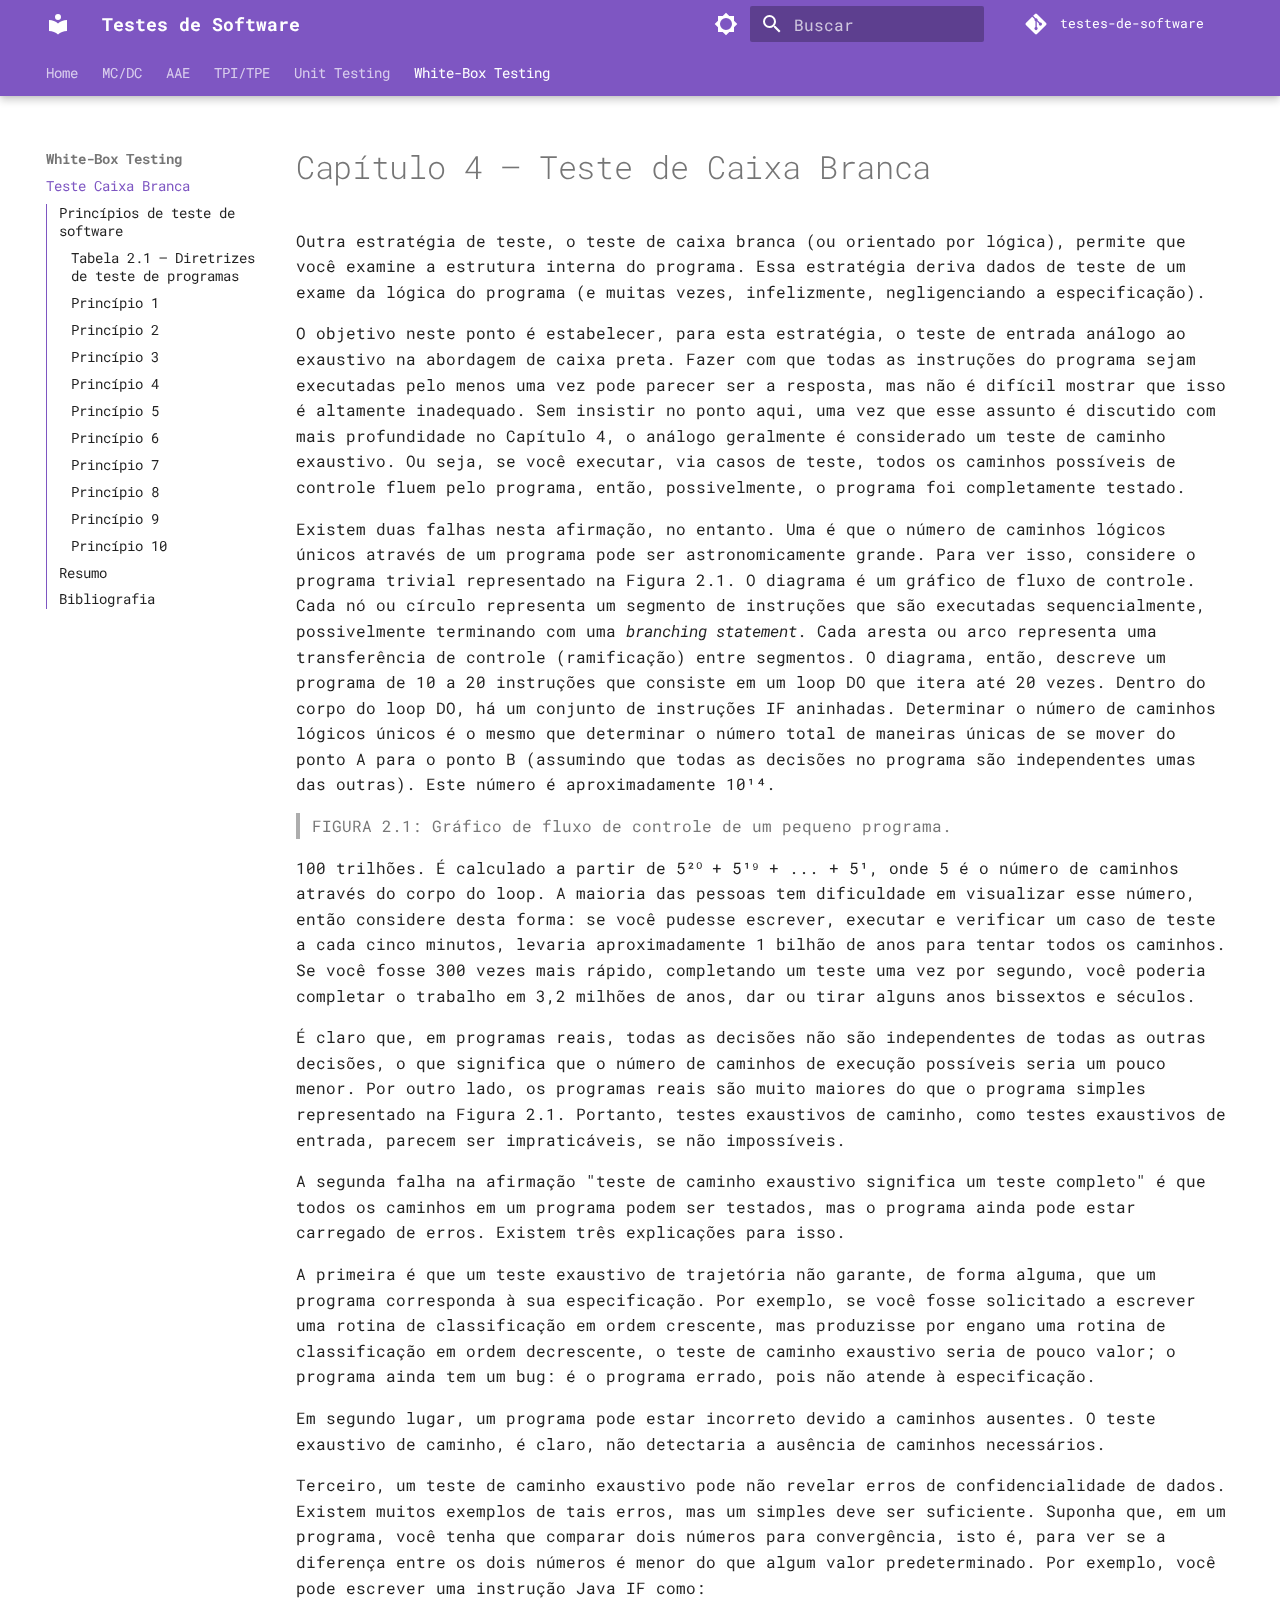
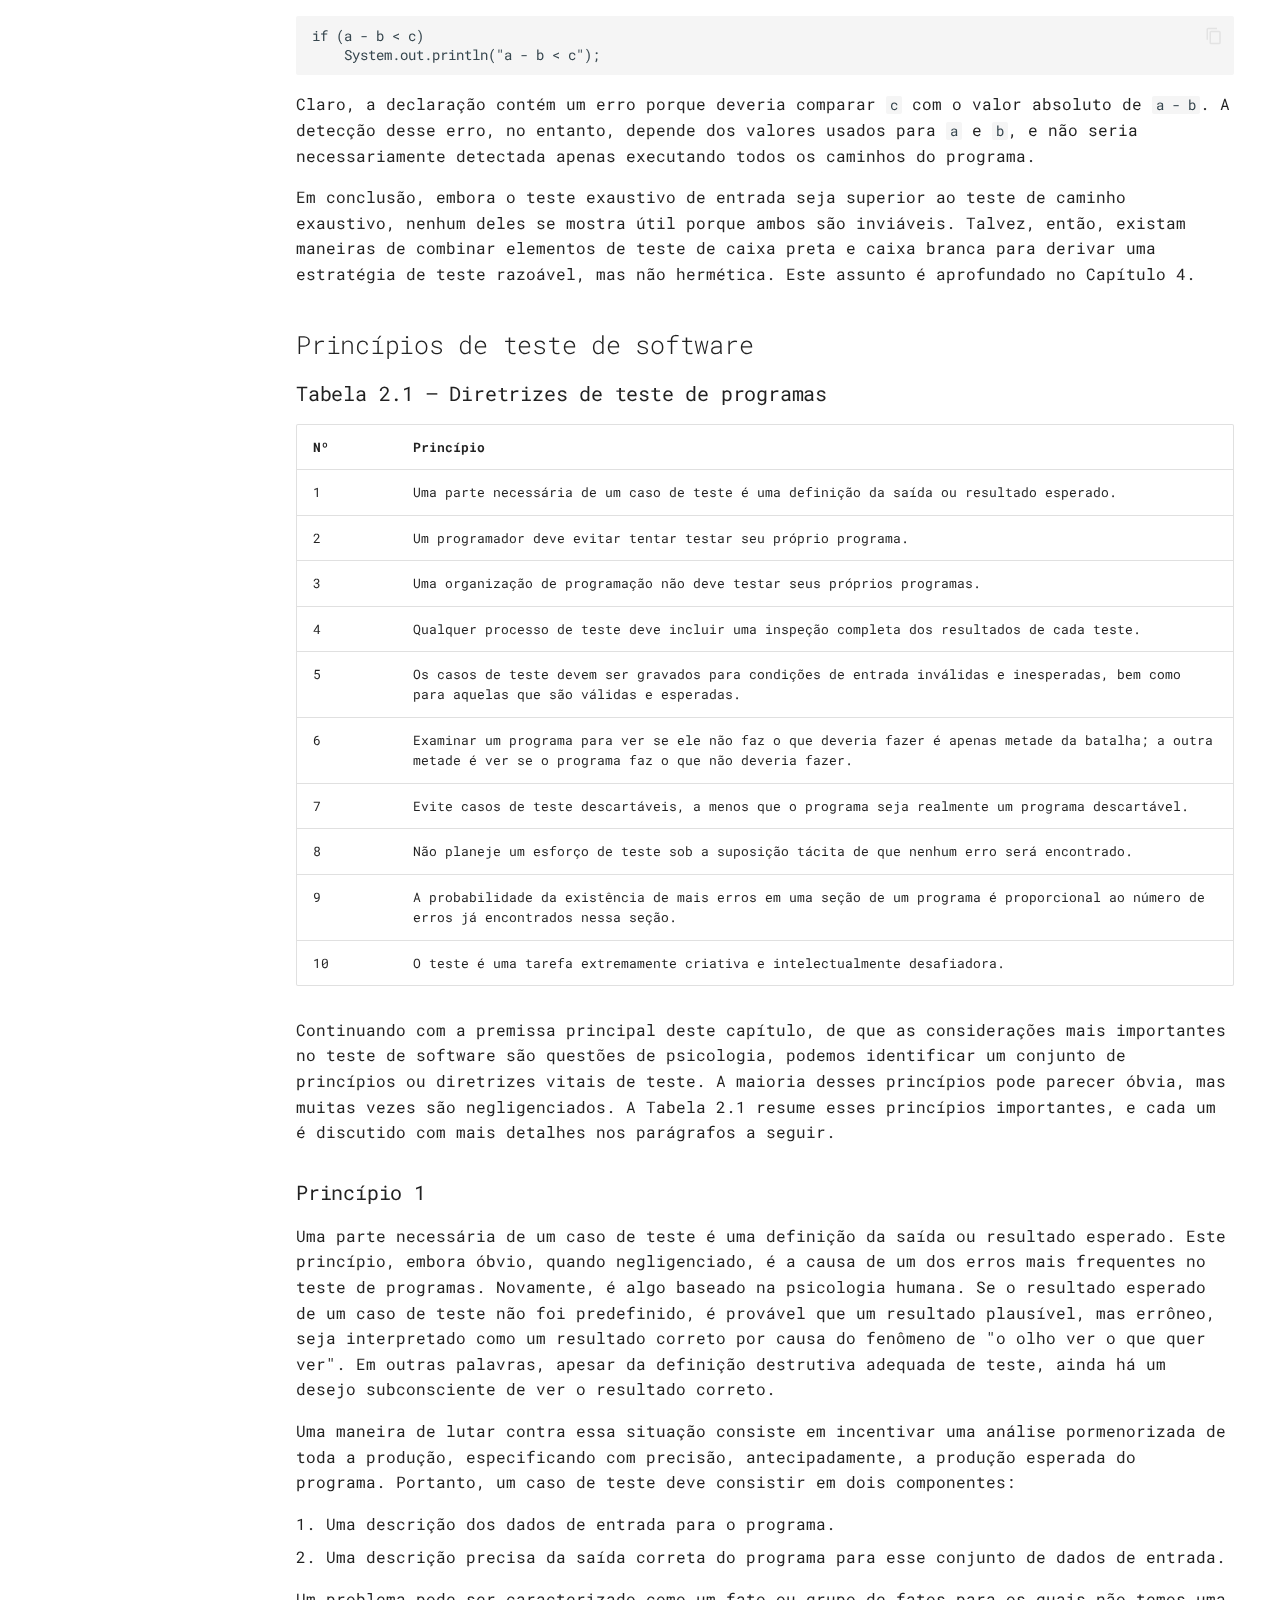
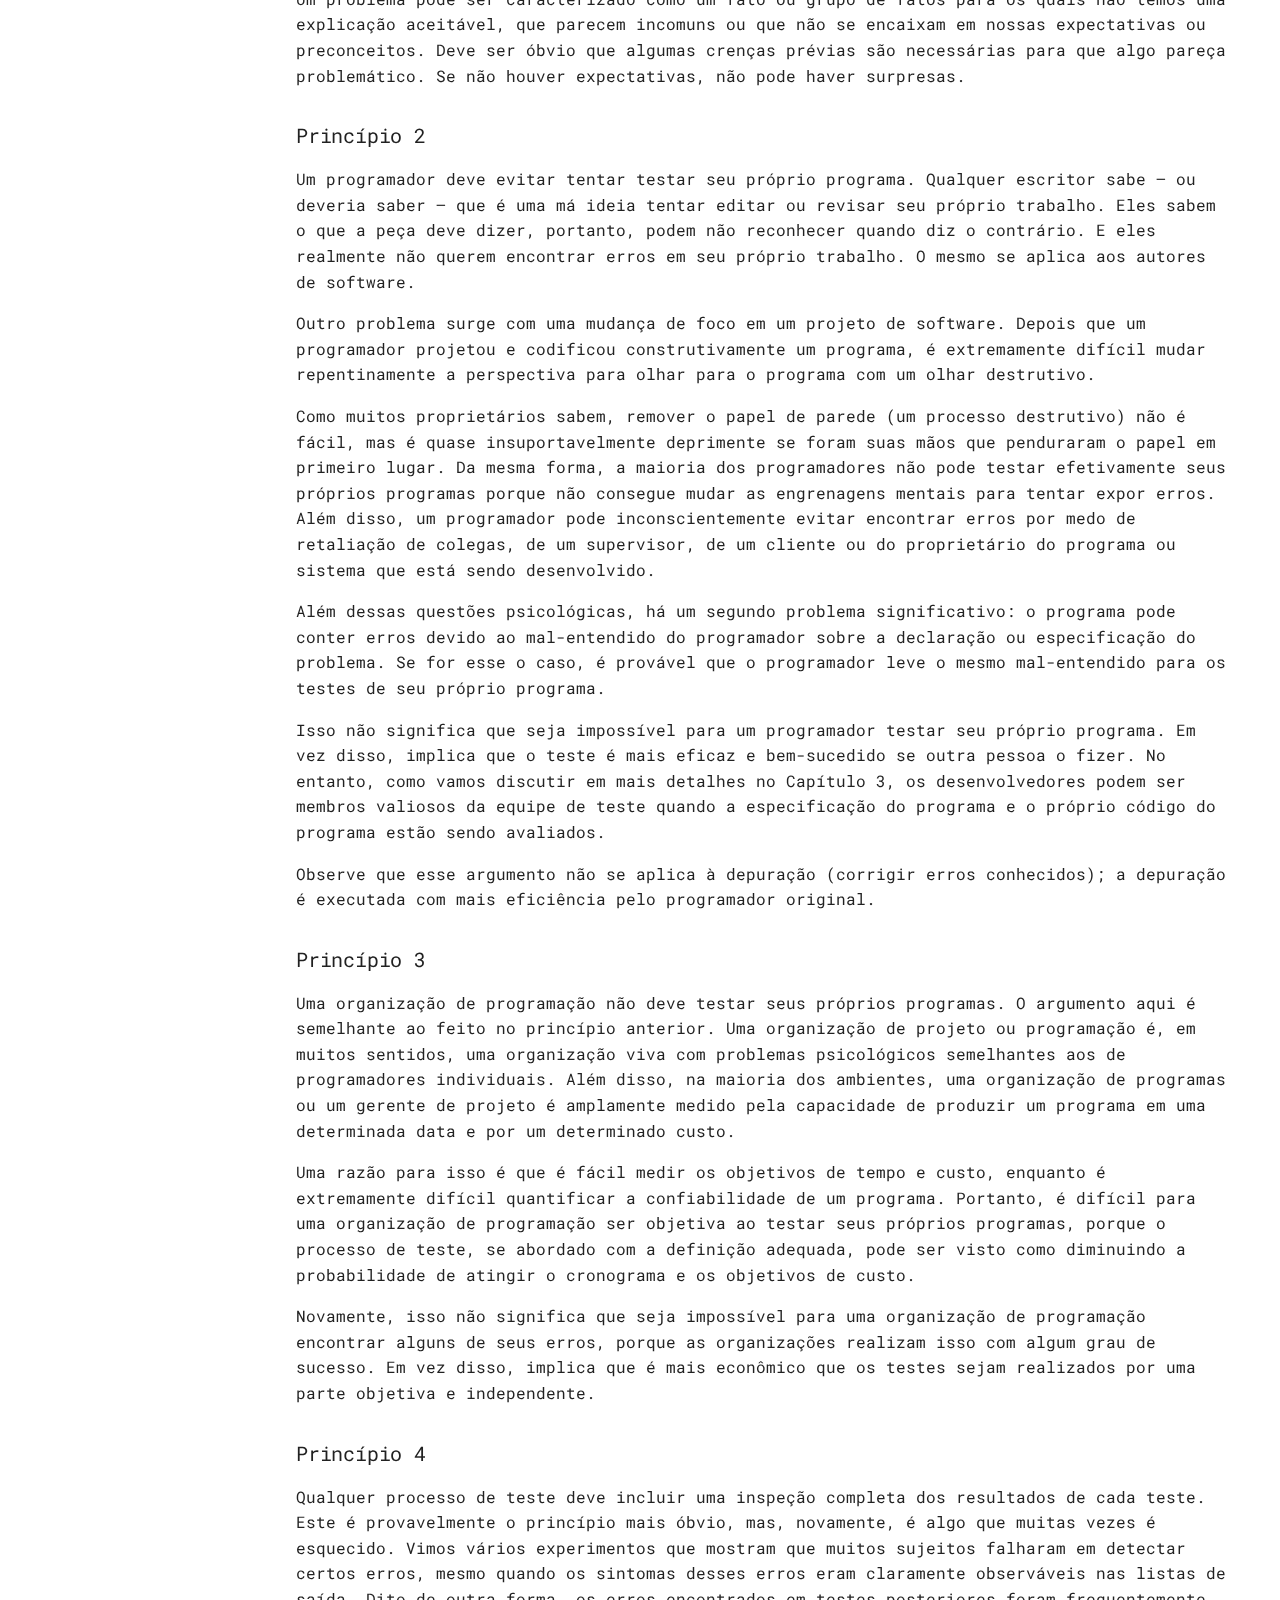
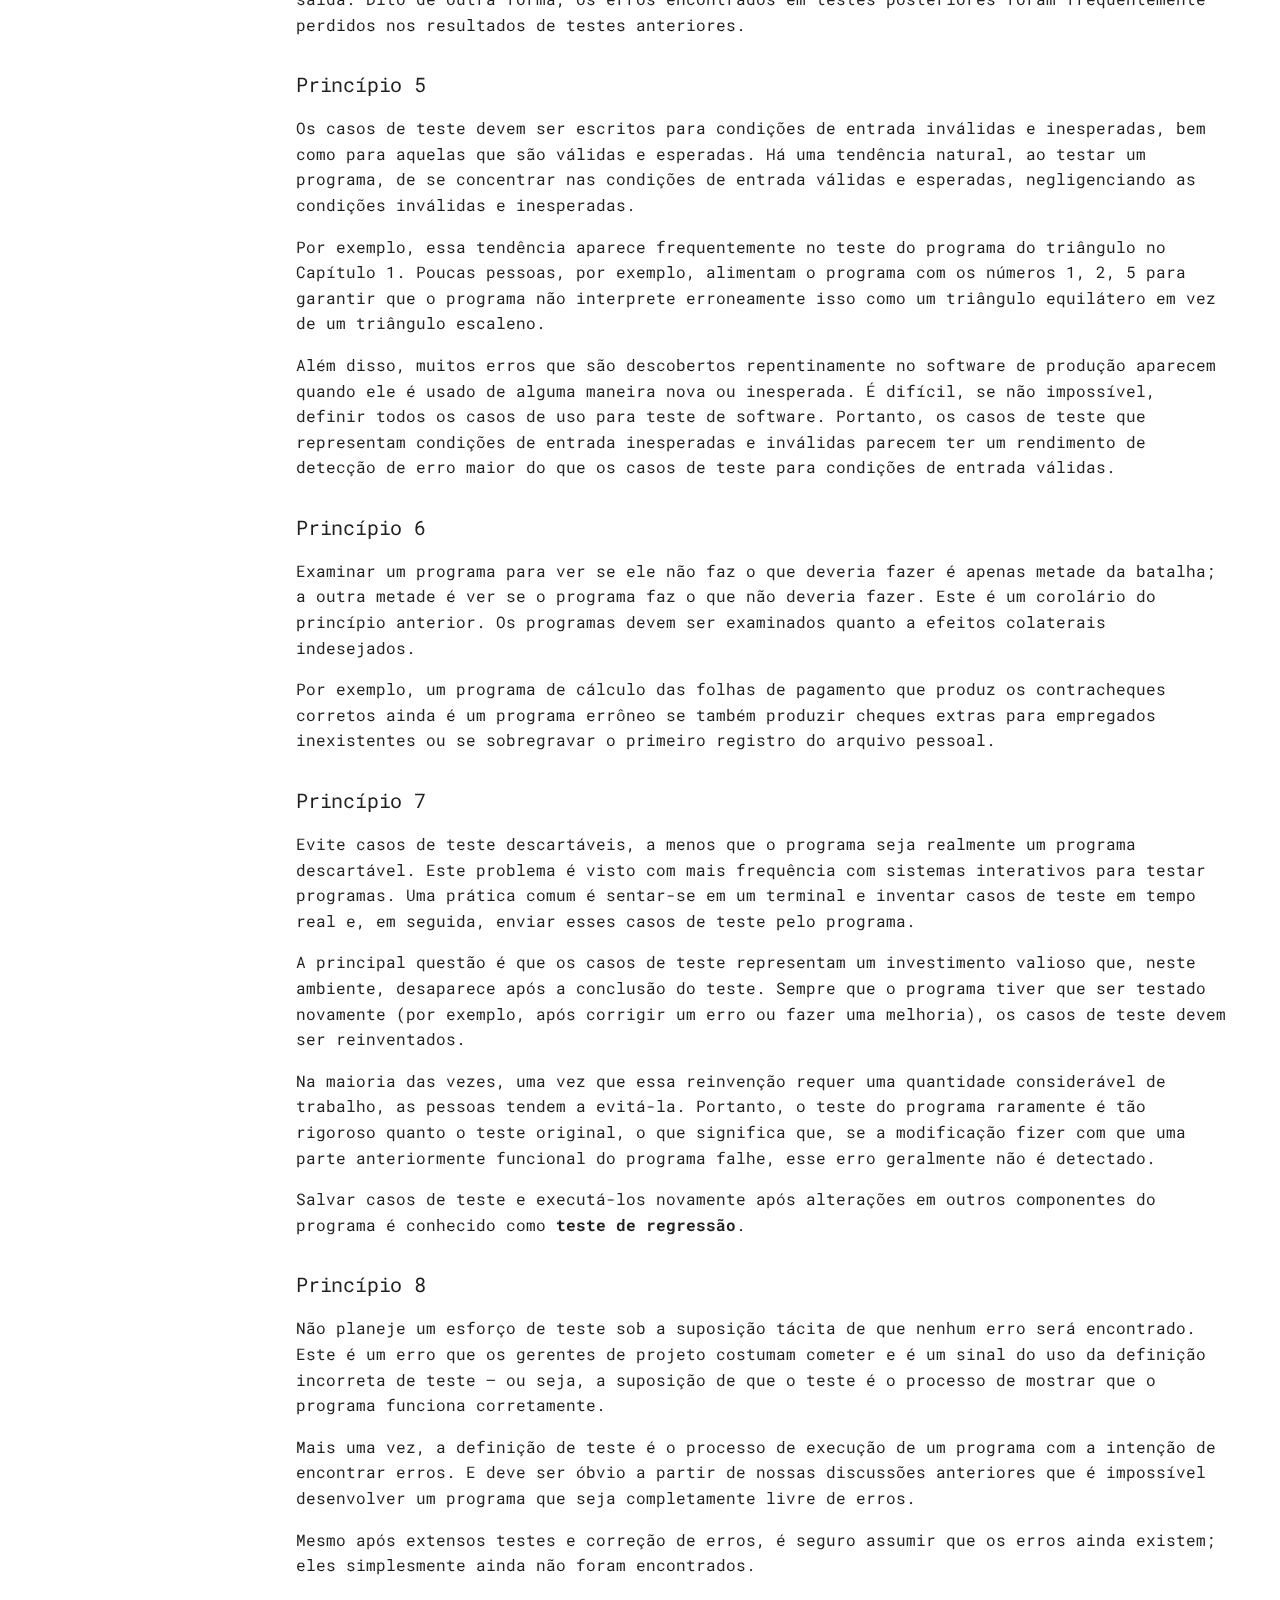
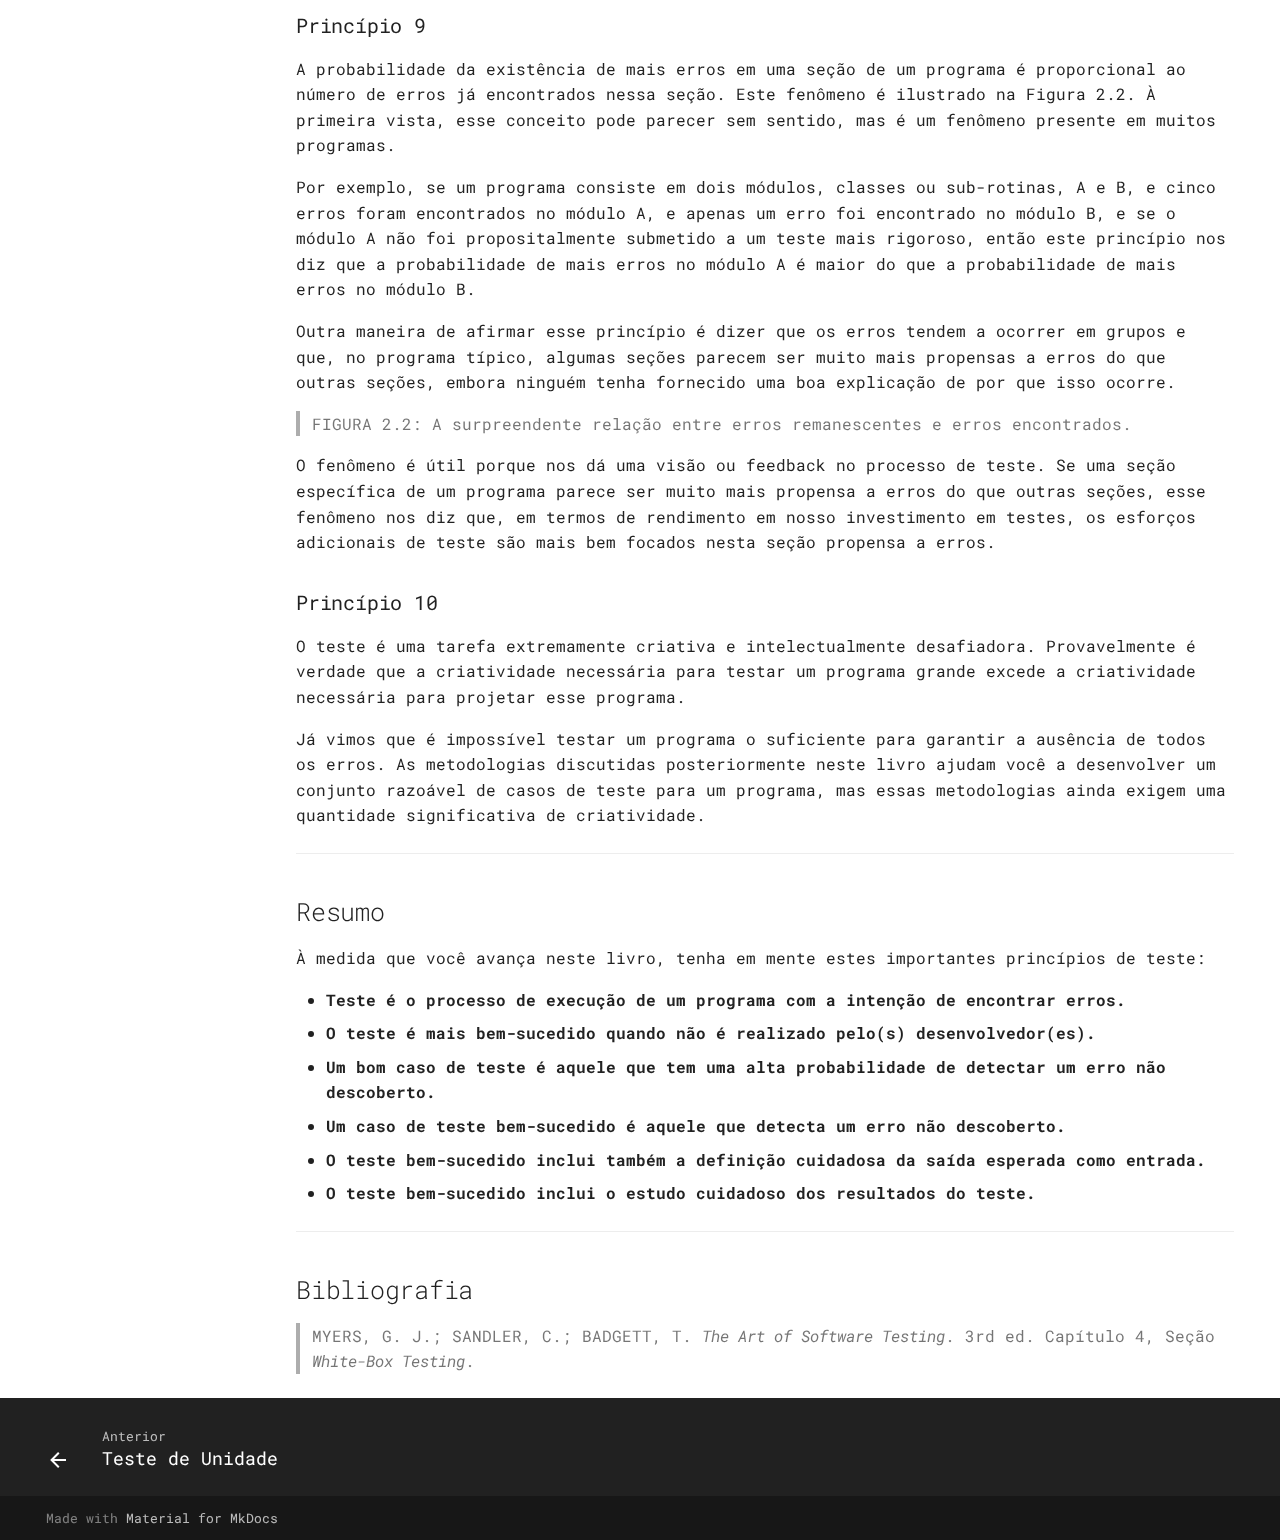
<file: aae3/white_box_test/index.html>
<!doctype html>
<html lang="pt" class="no-js">
  <head>
    
      <meta charset="utf-8">
      <meta name="viewport" content="width=device-width,initial-scale=1">
      
      
      
      
        <link rel="prev" href="../unit_test/">
      
      
      
      <link rel="icon" href="../../assets/images/favicon.png">
      <meta name="generator" content="mkdocs-1.6.1, mkdocs-material-9.6.14">
    
    
      
        <title>Teste Caixa Branca - Testes de Software</title>
      
    
    
      <link rel="stylesheet" href="../../assets/stylesheets/main.342714a4.min.css">
      
        
        <link rel="stylesheet" href="../../assets/stylesheets/palette.06af60db.min.css">
      
      


    
    
      
    
    
      
        
        
        <link rel="preconnect" href="https://fonts.gstatic.com" crossorigin>
        <link rel="stylesheet" href="https://fonts.googleapis.com/css?family=Roboto+Mono:300,300i,400,400i,700,700i%7CRoboto+Mono:400,400i,700,700i&display=fallback">
        <style>:root{--md-text-font:"Roboto Mono";--md-code-font:"Roboto Mono"}</style>
      
    
    
    <script>__md_scope=new URL("../..",location),__md_hash=e=>[...e].reduce(((e,_)=>(e<<5)-e+_.charCodeAt(0)),0),__md_get=(e,_=localStorage,t=__md_scope)=>JSON.parse(_.getItem(t.pathname+"."+e)),__md_set=(e,_,t=localStorage,a=__md_scope)=>{try{t.setItem(a.pathname+"."+e,JSON.stringify(_))}catch(e){}}</script>
    
      

    
    
    
  </head>
  
  
    
    
      
    
    
    
    
    <body dir="ltr" data-md-color-scheme="default" data-md-color-primary="deep-purple" data-md-color-accent="deep-orange">
  
    
    <input class="md-toggle" data-md-toggle="drawer" type="checkbox" id="__drawer" autocomplete="off">
    <input class="md-toggle" data-md-toggle="search" type="checkbox" id="__search" autocomplete="off">
    <label class="md-overlay" for="__drawer"></label>
    <div data-md-component="skip">
      
        
        <a href="#capitulo-4-teste-de-caixa-branca" class="md-skip">
          Pular para conteúdo
        </a>
      
    </div>
    <div data-md-component="announce">
      
    </div>
    
    
      

  

<header class="md-header md-header--shadow md-header--lifted" data-md-component="header">
  <nav class="md-header__inner md-grid" aria-label="Cabeçalho">
    <a href="../.." title="Testes de Software" class="md-header__button md-logo" aria-label="Testes de Software" data-md-component="logo">
      
  
  <svg xmlns="http://www.w3.org/2000/svg" viewBox="0 0 24 24"><path d="M12 8a3 3 0 0 0 3-3 3 3 0 0 0-3-3 3 3 0 0 0-3 3 3 3 0 0 0 3 3m0 3.54C9.64 9.35 6.5 8 3 8v11c3.5 0 6.64 1.35 9 3.54 2.36-2.19 5.5-3.54 9-3.54V8c-3.5 0-6.64 1.35-9 3.54"/></svg>

    </a>
    <label class="md-header__button md-icon" for="__drawer">
      
      <svg xmlns="http://www.w3.org/2000/svg" viewBox="0 0 24 24"><path d="M3 6h18v2H3zm0 5h18v2H3zm0 5h18v2H3z"/></svg>
    </label>
    <div class="md-header__title" data-md-component="header-title">
      <div class="md-header__ellipsis">
        <div class="md-header__topic">
          <span class="md-ellipsis">
            Testes de Software
          </span>
        </div>
        <div class="md-header__topic" data-md-component="header-topic">
          <span class="md-ellipsis">
            
              Teste Caixa Branca
            
          </span>
        </div>
      </div>
    </div>
    
      
        <form class="md-header__option" data-md-component="palette">
  
    
    
    
    <input class="md-option" data-md-color-media="" data-md-color-scheme="default" data-md-color-primary="deep-purple" data-md-color-accent="deep-orange"  aria-label="Switch to dark mode"  type="radio" name="__palette" id="__palette_0">
    
      <label class="md-header__button md-icon" title="Switch to dark mode" for="__palette_1" hidden>
        <svg xmlns="http://www.w3.org/2000/svg" viewBox="0 0 24 24"><path d="M12 18a6 6 0 0 1-6-6 6 6 0 0 1 6-6 6 6 0 0 1 6 6 6 6 0 0 1-6 6m8-2.69L23.31 12 20 8.69V4h-4.69L12 .69 8.69 4H4v4.69L.69 12 4 15.31V20h4.69L12 23.31 15.31 20H20z"/></svg>
      </label>
    
  
    
    
    
    <input class="md-option" data-md-color-media="" data-md-color-scheme="slate" data-md-color-primary="deep-purple" data-md-color-accent="deep-orange"  aria-label="Switch to light mode"  type="radio" name="__palette" id="__palette_1">
    
      <label class="md-header__button md-icon" title="Switch to light mode" for="__palette_0" hidden>
        <svg xmlns="http://www.w3.org/2000/svg" viewBox="0 0 24 24"><path d="M10 2c-1.82 0-3.53.5-5 1.35C8 5.08 10 8.3 10 12s-2 6.92-5 8.65C6.47 21.5 8.18 22 10 22a10 10 0 0 0 10-10A10 10 0 0 0 10 2"/></svg>
      </label>
    
  
</form>
      
    
    
      <script>var palette=__md_get("__palette");if(palette&&palette.color){if("(prefers-color-scheme)"===palette.color.media){var media=matchMedia("(prefers-color-scheme: light)"),input=document.querySelector(media.matches?"[data-md-color-media='(prefers-color-scheme: light)']":"[data-md-color-media='(prefers-color-scheme: dark)']");palette.color.media=input.getAttribute("data-md-color-media"),palette.color.scheme=input.getAttribute("data-md-color-scheme"),palette.color.primary=input.getAttribute("data-md-color-primary"),palette.color.accent=input.getAttribute("data-md-color-accent")}for(var[key,value]of Object.entries(palette.color))document.body.setAttribute("data-md-color-"+key,value)}</script>
    
    
    
      
      
        <label class="md-header__button md-icon" for="__search">
          
          <svg xmlns="http://www.w3.org/2000/svg" viewBox="0 0 24 24"><path d="M9.5 3A6.5 6.5 0 0 1 16 9.5c0 1.61-.59 3.09-1.56 4.23l.27.27h.79l5 5-1.5 1.5-5-5v-.79l-.27-.27A6.52 6.52 0 0 1 9.5 16 6.5 6.5 0 0 1 3 9.5 6.5 6.5 0 0 1 9.5 3m0 2C7 5 5 7 5 9.5S7 14 9.5 14 14 12 14 9.5 12 5 9.5 5"/></svg>
        </label>
        <div class="md-search" data-md-component="search" role="dialog">
  <label class="md-search__overlay" for="__search"></label>
  <div class="md-search__inner" role="search">
    <form class="md-search__form" name="search">
      <input type="text" class="md-search__input" name="query" aria-label="Buscar" placeholder="Buscar" autocapitalize="off" autocorrect="off" autocomplete="off" spellcheck="false" data-md-component="search-query" required>
      <label class="md-search__icon md-icon" for="__search">
        
        <svg xmlns="http://www.w3.org/2000/svg" viewBox="0 0 24 24"><path d="M9.5 3A6.5 6.5 0 0 1 16 9.5c0 1.61-.59 3.09-1.56 4.23l.27.27h.79l5 5-1.5 1.5-5-5v-.79l-.27-.27A6.52 6.52 0 0 1 9.5 16 6.5 6.5 0 0 1 3 9.5 6.5 6.5 0 0 1 9.5 3m0 2C7 5 5 7 5 9.5S7 14 9.5 14 14 12 14 9.5 12 5 9.5 5"/></svg>
        
        <svg xmlns="http://www.w3.org/2000/svg" viewBox="0 0 24 24"><path d="M20 11v2H8l5.5 5.5-1.42 1.42L4.16 12l7.92-7.92L13.5 5.5 8 11z"/></svg>
      </label>
      <nav class="md-search__options" aria-label="Pesquisar">
        
        <button type="reset" class="md-search__icon md-icon" title="Limpar" aria-label="Limpar" tabindex="-1">
          
          <svg xmlns="http://www.w3.org/2000/svg" viewBox="0 0 24 24"><path d="M19 6.41 17.59 5 12 10.59 6.41 5 5 6.41 10.59 12 5 17.59 6.41 19 12 13.41 17.59 19 19 17.59 13.41 12z"/></svg>
        </button>
      </nav>
      
        <div class="md-search__suggest" data-md-component="search-suggest"></div>
      
    </form>
    <div class="md-search__output">
      <div class="md-search__scrollwrap" tabindex="0" data-md-scrollfix>
        <div class="md-search-result" data-md-component="search-result">
          <div class="md-search-result__meta">
            Inicializando busca
          </div>
          <ol class="md-search-result__list" role="presentation"></ol>
        </div>
      </div>
    </div>
  </div>
</div>
      
    
    
      <div class="md-header__source">
        <a href="https://github.com/arthurrochamoreira/Testes-de-Software" title="Ir para repositório" class="md-source" data-md-component="source">
  <div class="md-source__icon md-icon">
    
    <svg xmlns="http://www.w3.org/2000/svg" viewBox="0 0 448 512"><!--! Font Awesome Free 6.7.2 by @fontawesome - https://fontawesome.com License - https://fontawesome.com/license/free (Icons: CC BY 4.0, Fonts: SIL OFL 1.1, Code: MIT License) Copyright 2024 Fonticons, Inc.--><path d="M439.55 236.05 244 40.45a28.87 28.87 0 0 0-40.81 0l-40.66 40.63 51.52 51.52c27.06-9.14 52.68 16.77 43.39 43.68l49.66 49.66c34.23-11.8 61.18 31 35.47 56.69-26.49 26.49-70.21-2.87-56-37.34L240.22 199v121.85c25.3 12.54 22.26 41.85 9.08 55a34.34 34.34 0 0 1-48.55 0c-17.57-17.6-11.07-46.91 11.25-56v-123c-20.8-8.51-24.6-30.74-18.64-45L142.57 101 8.45 235.14a28.86 28.86 0 0 0 0 40.81l195.61 195.6a28.86 28.86 0 0 0 40.8 0l194.69-194.69a28.86 28.86 0 0 0 0-40.81"/></svg>
  </div>
  <div class="md-source__repository">
    testes-de-software
  </div>
</a>
      </div>
    
  </nav>
  
    
      
<nav class="md-tabs" aria-label="Abas" data-md-component="tabs">
  <div class="md-grid">
    <ul class="md-tabs__list">
      
        
  
  
  
  
    <li class="md-tabs__item">
      <a href="../.." class="md-tabs__link">
        
  
  
    
  
  Home

      </a>
    </li>
  

      
        
  
  
  
  
    
    
      <li class="md-tabs__item">
        <a href="../mc_dc/" class="md-tabs__link">
          
  
  
  MC/DC

        </a>
      </li>
    
  

      
        
  
  
  
  
    
    
      <li class="md-tabs__item">
        <a href="../aae3/" class="md-tabs__link">
          
  
  
  AAE

        </a>
      </li>
    
  

      
        
  
  
  
  
    
    
      <li class="md-tabs__item">
        <a href="../../tpi_tpe/tpi3_tpe3/" class="md-tabs__link">
          
  
  
  TPI/TPE

        </a>
      </li>
    
  

      
        
  
  
  
  
    
    
      <li class="md-tabs__item">
        <a href="../unit_test/" class="md-tabs__link">
          
  
  
  Unit Testing

        </a>
      </li>
    
  

      
        
  
  
  
    
  
  
    
    
      <li class="md-tabs__item md-tabs__item--active">
        <a href="./" class="md-tabs__link">
          
  
  
  White-Box Testing

        </a>
      </li>
    
  

      
    </ul>
  </div>
</nav>
    
  
</header>
    
    <div class="md-container" data-md-component="container">
      
      
        
      
      <main class="md-main" data-md-component="main">
        <div class="md-main__inner md-grid">
          
            
              
              <div class="md-sidebar md-sidebar--primary" data-md-component="sidebar" data-md-type="navigation" >
                <div class="md-sidebar__scrollwrap">
                  <div class="md-sidebar__inner">
                    


  


  

<nav class="md-nav md-nav--primary md-nav--lifted md-nav--integrated" aria-label="Navegação" data-md-level="0">
  <label class="md-nav__title" for="__drawer">
    <a href="../.." title="Testes de Software" class="md-nav__button md-logo" aria-label="Testes de Software" data-md-component="logo">
      
  
  <svg xmlns="http://www.w3.org/2000/svg" viewBox="0 0 24 24"><path d="M12 8a3 3 0 0 0 3-3 3 3 0 0 0-3-3 3 3 0 0 0-3 3 3 3 0 0 0 3 3m0 3.54C9.64 9.35 6.5 8 3 8v11c3.5 0 6.64 1.35 9 3.54 2.36-2.19 5.5-3.54 9-3.54V8c-3.5 0-6.64 1.35-9 3.54"/></svg>

    </a>
    Testes de Software
  </label>
  
    <div class="md-nav__source">
      <a href="https://github.com/arthurrochamoreira/Testes-de-Software" title="Ir para repositório" class="md-source" data-md-component="source">
  <div class="md-source__icon md-icon">
    
    <svg xmlns="http://www.w3.org/2000/svg" viewBox="0 0 448 512"><!--! Font Awesome Free 6.7.2 by @fontawesome - https://fontawesome.com License - https://fontawesome.com/license/free (Icons: CC BY 4.0, Fonts: SIL OFL 1.1, Code: MIT License) Copyright 2024 Fonticons, Inc.--><path d="M439.55 236.05 244 40.45a28.87 28.87 0 0 0-40.81 0l-40.66 40.63 51.52 51.52c27.06-9.14 52.68 16.77 43.39 43.68l49.66 49.66c34.23-11.8 61.18 31 35.47 56.69-26.49 26.49-70.21-2.87-56-37.34L240.22 199v121.85c25.3 12.54 22.26 41.85 9.08 55a34.34 34.34 0 0 1-48.55 0c-17.57-17.6-11.07-46.91 11.25-56v-123c-20.8-8.51-24.6-30.74-18.64-45L142.57 101 8.45 235.14a28.86 28.86 0 0 0 0 40.81l195.61 195.6a28.86 28.86 0 0 0 40.8 0l194.69-194.69a28.86 28.86 0 0 0 0-40.81"/></svg>
  </div>
  <div class="md-source__repository">
    testes-de-software
  </div>
</a>
    </div>
  
  <ul class="md-nav__list" data-md-scrollfix>
    
      
      
  
  
  
  
    <li class="md-nav__item">
      <a href="../.." class="md-nav__link">
        
  
  
  <span class="md-ellipsis">
    Home
    
  </span>
  

      </a>
    </li>
  

    
      
      
  
  
  
  
    
    
    
    
      
      
        
      
    
    
    <li class="md-nav__item md-nav__item--nested">
      
        
        
          
        
        <input class="md-nav__toggle md-toggle md-toggle--indeterminate" type="checkbox" id="__nav_2" >
        
          
          <label class="md-nav__link" for="__nav_2" id="__nav_2_label" tabindex="0">
            
  
  
  <span class="md-ellipsis">
    MC/DC
    
  </span>
  

            <span class="md-nav__icon md-icon"></span>
          </label>
        
        <nav class="md-nav" data-md-level="1" aria-labelledby="__nav_2_label" aria-expanded="false">
          <label class="md-nav__title" for="__nav_2">
            <span class="md-nav__icon md-icon"></span>
            MC/DC
          </label>
          <ul class="md-nav__list" data-md-scrollfix>
            
              
                
  
  
  
  
    <li class="md-nav__item">
      <a href="../mc_dc/" class="md-nav__link">
        
  
  
  <span class="md-ellipsis">
    Modified Condition/Decision Coverage (MC/DC)
    
  </span>
  

      </a>
    </li>
  

              
            
          </ul>
        </nav>
      
    </li>
  

    
      
      
  
  
  
  
    
    
    
    
      
      
        
      
    
    
    <li class="md-nav__item md-nav__item--nested">
      
        
        
          
        
        <input class="md-nav__toggle md-toggle md-toggle--indeterminate" type="checkbox" id="__nav_3" >
        
          
          <label class="md-nav__link" for="__nav_3" id="__nav_3_label" tabindex="0">
            
  
  
  <span class="md-ellipsis">
    AAE
    
  </span>
  

            <span class="md-nav__icon md-icon"></span>
          </label>
        
        <nav class="md-nav" data-md-level="1" aria-labelledby="__nav_3_label" aria-expanded="false">
          <label class="md-nav__title" for="__nav_3">
            <span class="md-nav__icon md-icon"></span>
            AAE
          </label>
          <ul class="md-nav__list" data-md-scrollfix>
            
              
                
  
  
  
  
    <li class="md-nav__item">
      <a href="../aae3/" class="md-nav__link">
        
  
  
  <span class="md-ellipsis">
    AAE3
    
  </span>
  

      </a>
    </li>
  

              
            
          </ul>
        </nav>
      
    </li>
  

    
      
      
  
  
  
  
    
    
    
    
      
      
        
      
    
    
    <li class="md-nav__item md-nav__item--nested">
      
        
        
          
        
        <input class="md-nav__toggle md-toggle md-toggle--indeterminate" type="checkbox" id="__nav_4" >
        
          
          <label class="md-nav__link" for="__nav_4" id="__nav_4_label" tabindex="0">
            
  
  
  <span class="md-ellipsis">
    TPI/TPE
    
  </span>
  

            <span class="md-nav__icon md-icon"></span>
          </label>
        
        <nav class="md-nav" data-md-level="1" aria-labelledby="__nav_4_label" aria-expanded="false">
          <label class="md-nav__title" for="__nav_4">
            <span class="md-nav__icon md-icon"></span>
            TPI/TPE
          </label>
          <ul class="md-nav__list" data-md-scrollfix>
            
              
                
  
  
  
  
    <li class="md-nav__item">
      <a href="../../tpi_tpe/tpi3_tpe3/" class="md-nav__link">
        
  
  
  <span class="md-ellipsis">
    TPI/TPE(3)
    
  </span>
  

      </a>
    </li>
  

              
            
              
                
  
  
  
  
    <li class="md-nav__item">
      <a href="../../tpi_tpe/tpi4_tpe4/" class="md-nav__link">
        
  
  
  <span class="md-ellipsis">
    TPI/TPE(4)
    
  </span>
  

      </a>
    </li>
  

              
            
          </ul>
        </nav>
      
    </li>
  

    
      
      
  
  
  
  
    
    
    
    
      
      
        
      
    
    
    <li class="md-nav__item md-nav__item--nested">
      
        
        
          
        
        <input class="md-nav__toggle md-toggle md-toggle--indeterminate" type="checkbox" id="__nav_5" >
        
          
          <label class="md-nav__link" for="__nav_5" id="__nav_5_label" tabindex="0">
            
  
  
  <span class="md-ellipsis">
    Unit Testing
    
  </span>
  

            <span class="md-nav__icon md-icon"></span>
          </label>
        
        <nav class="md-nav" data-md-level="1" aria-labelledby="__nav_5_label" aria-expanded="false">
          <label class="md-nav__title" for="__nav_5">
            <span class="md-nav__icon md-icon"></span>
            Unit Testing
          </label>
          <ul class="md-nav__list" data-md-scrollfix>
            
              
                
  
  
  
  
    <li class="md-nav__item">
      <a href="../unit_test/" class="md-nav__link">
        
  
  
  <span class="md-ellipsis">
    Teste de Unidade
    
  </span>
  

      </a>
    </li>
  

              
            
          </ul>
        </nav>
      
    </li>
  

    
      
      
  
  
    
  
  
  
    
    
    
    
      
        
        
      
      
        
      
    
    
    <li class="md-nav__item md-nav__item--active md-nav__item--section md-nav__item--nested">
      
        
        
        <input class="md-nav__toggle md-toggle " type="checkbox" id="__nav_6" checked>
        
          
          <label class="md-nav__link" for="__nav_6" id="__nav_6_label" tabindex="">
            
  
  
  <span class="md-ellipsis">
    White-Box Testing
    
  </span>
  

            <span class="md-nav__icon md-icon"></span>
          </label>
        
        <nav class="md-nav" data-md-level="1" aria-labelledby="__nav_6_label" aria-expanded="true">
          <label class="md-nav__title" for="__nav_6">
            <span class="md-nav__icon md-icon"></span>
            White-Box Testing
          </label>
          <ul class="md-nav__list" data-md-scrollfix>
            
              
                
  
  
    
  
  
  
    <li class="md-nav__item md-nav__item--active">
      
      <input class="md-nav__toggle md-toggle" type="checkbox" id="__toc">
      
      
        
      
      
        <label class="md-nav__link md-nav__link--active" for="__toc">
          
  
  
  <span class="md-ellipsis">
    Teste Caixa Branca
    
  </span>
  

          <span class="md-nav__icon md-icon"></span>
        </label>
      
      <a href="./" class="md-nav__link md-nav__link--active">
        
  
  
  <span class="md-ellipsis">
    Teste Caixa Branca
    
  </span>
  

      </a>
      
        

<nav class="md-nav md-nav--secondary" aria-label="Índice">
  
  
  
    
  
  
    <label class="md-nav__title" for="__toc">
      <span class="md-nav__icon md-icon"></span>
      Índice
    </label>
    <ul class="md-nav__list" data-md-component="toc" data-md-scrollfix>
      
        <li class="md-nav__item">
  <a href="#principios-de-teste-de-software" class="md-nav__link">
    <span class="md-ellipsis">
      Princípios de teste de software
    </span>
  </a>
  
    <nav class="md-nav" aria-label="Princípios de teste de software">
      <ul class="md-nav__list">
        
          <li class="md-nav__item">
  <a href="#tabela-21-diretrizes-de-teste-de-programas" class="md-nav__link">
    <span class="md-ellipsis">
      Tabela 2.1 – Diretrizes de teste de programas
    </span>
  </a>
  
</li>
        
          <li class="md-nav__item">
  <a href="#principio-1" class="md-nav__link">
    <span class="md-ellipsis">
      Princípio 1
    </span>
  </a>
  
</li>
        
          <li class="md-nav__item">
  <a href="#principio-2" class="md-nav__link">
    <span class="md-ellipsis">
      Princípio 2
    </span>
  </a>
  
</li>
        
          <li class="md-nav__item">
  <a href="#principio-3" class="md-nav__link">
    <span class="md-ellipsis">
      Princípio 3
    </span>
  </a>
  
</li>
        
          <li class="md-nav__item">
  <a href="#principio-4" class="md-nav__link">
    <span class="md-ellipsis">
      Princípio 4
    </span>
  </a>
  
</li>
        
          <li class="md-nav__item">
  <a href="#principio-5" class="md-nav__link">
    <span class="md-ellipsis">
      Princípio 5
    </span>
  </a>
  
</li>
        
          <li class="md-nav__item">
  <a href="#principio-6" class="md-nav__link">
    <span class="md-ellipsis">
      Princípio 6
    </span>
  </a>
  
</li>
        
          <li class="md-nav__item">
  <a href="#principio-7" class="md-nav__link">
    <span class="md-ellipsis">
      Princípio 7
    </span>
  </a>
  
</li>
        
          <li class="md-nav__item">
  <a href="#principio-8" class="md-nav__link">
    <span class="md-ellipsis">
      Princípio 8
    </span>
  </a>
  
</li>
        
          <li class="md-nav__item">
  <a href="#principio-9" class="md-nav__link">
    <span class="md-ellipsis">
      Princípio 9
    </span>
  </a>
  
</li>
        
          <li class="md-nav__item">
  <a href="#principio-10" class="md-nav__link">
    <span class="md-ellipsis">
      Princípio 10
    </span>
  </a>
  
</li>
        
      </ul>
    </nav>
  
</li>
      
        <li class="md-nav__item">
  <a href="#resumo" class="md-nav__link">
    <span class="md-ellipsis">
      Resumo
    </span>
  </a>
  
</li>
      
        <li class="md-nav__item">
  <a href="#bibliografia" class="md-nav__link">
    <span class="md-ellipsis">
      Bibliografia
    </span>
  </a>
  
</li>
      
    </ul>
  
</nav>
      
    </li>
  

              
            
          </ul>
        </nav>
      
    </li>
  

    
  </ul>
</nav>
                  </div>
                </div>
              </div>
            
            
          
          
            <div class="md-content" data-md-component="content">
              <article class="md-content__inner md-typeset">
                
                  


  
  


<h1 id="capitulo-4-teste-de-caixa-branca">Capítulo 4 –  Teste de Caixa Branca</h1>
<p>Outra estratégia de teste, o teste de caixa branca (ou orientado por lógica), permite que você examine a estrutura interna do programa. Essa estratégia deriva dados de teste de um exame da lógica do programa (e muitas vezes, infelizmente, negligenciando a especificação).</p>
<p>O objetivo neste ponto é estabelecer, para esta estratégia, o teste de entrada análogo ao exaustivo na abordagem de caixa preta. Fazer com que todas as instruções do programa sejam executadas pelo menos uma vez pode parecer ser a resposta, mas não é difícil mostrar que isso é altamente inadequado. Sem insistir no ponto aqui, uma vez que esse assunto é discutido com mais profundidade no Capítulo 4, o análogo geralmente é considerado um teste de caminho exaustivo. Ou seja, se você executar, via casos de teste, todos os caminhos possíveis de controle fluem pelo programa, então, possivelmente, o programa foi completamente testado.</p>
<p>Existem duas falhas nesta afirmação, no entanto. Uma é que o número de caminhos lógicos únicos através de um programa pode ser astronomicamente grande. Para ver isso, considere o programa trivial representado na Figura 2.1. O diagrama é um gráfico de fluxo de controle. Cada nó ou círculo representa um segmento de instruções que são executadas sequencialmente, possivelmente terminando com uma <em>branching statement</em>. Cada aresta ou arco representa uma transferência de controle (ramificação) entre segmentos. O diagrama, então, descreve um programa de 10 a 20 instruções que consiste em um loop DO que itera até 20 vezes. Dentro do corpo do loop DO, há um conjunto de instruções IF aninhadas. Determinar o número de caminhos lógicos únicos é o mesmo que determinar o número total de maneiras únicas de se mover do ponto A para o ponto B (assumindo que todas as decisões no programa são independentes umas das outras). Este número é aproximadamente 10¹⁴.</p>
<blockquote>
<p>FIGURA 2.1: Gráfico de fluxo de controle de um pequeno programa.</p>
</blockquote>
<p>100 trilhões. É calculado a partir de 5²⁰ + 5¹⁹ + ... + 5¹, onde 5 é o número de caminhos através do corpo do loop. A maioria das pessoas tem dificuldade em visualizar esse número, então considere desta forma: se você pudesse escrever, executar e verificar um caso de teste a cada cinco minutos, levaria aproximadamente 1 bilhão de anos para tentar todos os caminhos. Se você fosse 300 vezes mais rápido, completando um teste uma vez por segundo, você poderia completar o trabalho em 3,2 milhões de anos, dar ou tirar alguns anos bissextos e séculos.</p>
<p>É claro que, em programas reais, todas as decisões não são independentes de todas as outras decisões, o que significa que o número de caminhos de execução possíveis seria um pouco menor. Por outro lado, os programas reais são muito maiores do que o programa simples representado na Figura 2.1. Portanto, testes exaustivos de caminho, como testes exaustivos de entrada, parecem ser impraticáveis, se não impossíveis.</p>
<p>A segunda falha na afirmação "teste de caminho exaustivo significa um teste completo" é que todos os caminhos em um programa podem ser testados, mas o programa ainda pode estar carregado de erros. Existem três explicações para isso.</p>
<p>A primeira é que um teste exaustivo de trajetória não garante, de forma alguma, que um programa corresponda à sua especificação. Por exemplo, se você fosse solicitado a escrever uma rotina de classificação em ordem crescente, mas produzisse por engano uma rotina de classificação em ordem decrescente, o teste de caminho exaustivo seria de pouco valor; o programa ainda tem um bug: é o programa errado, pois não atende à especificação.</p>
<p>Em segundo lugar, um programa pode estar incorreto devido a caminhos ausentes. O teste exaustivo de caminho, é claro, não detectaria a ausência de caminhos necessários.</p>
<p>Terceiro, um teste de caminho exaustivo pode não revelar erros de confidencialidade de dados. Existem muitos exemplos de tais erros, mas um simples deve ser suficiente. Suponha que, em um programa, você tenha que comparar dois números para convergência, isto é, para ver se a diferença entre os dois números é menor do que algum valor predeterminado. Por exemplo, você pode escrever uma instrução Java IF como:</p>
<pre><code class="language-java">if (a - b &lt; c)
    System.out.println(&quot;a - b &lt; c&quot;);
</code></pre>
<p>Claro, a declaração contém um erro porque deveria comparar <code>c</code> com o valor absoluto de <code>a - b</code>. A detecção desse erro, no entanto, depende dos valores usados para <code>a</code> e <code>b</code>, e não seria necessariamente detectada apenas executando todos os caminhos do programa.</p>
<p>Em conclusão, embora o teste exaustivo de entrada seja superior ao teste de caminho exaustivo, nenhum deles se mostra útil porque ambos são inviáveis. Talvez, então, existam maneiras de combinar elementos de teste de caixa preta e caixa branca para derivar uma estratégia de teste razoável, mas não hermética. Este assunto é aprofundado no Capítulo 4.</p>
<h2 id="principios-de-teste-de-software">Princípios de teste de software</h2>
<h3 id="tabela-21-diretrizes-de-teste-de-programas">Tabela 2.1 – Diretrizes de teste de programas</h3>
<table>
<thead>
<tr>
<th>Nº</th>
<th>Princípio</th>
</tr>
</thead>
<tbody>
<tr>
<td>1</td>
<td>Uma parte necessária de um caso de teste é uma definição da saída ou resultado esperado.</td>
</tr>
<tr>
<td>2</td>
<td>Um programador deve evitar tentar testar seu próprio programa.</td>
</tr>
<tr>
<td>3</td>
<td>Uma organização de programação não deve testar seus próprios programas.</td>
</tr>
<tr>
<td>4</td>
<td>Qualquer processo de teste deve incluir uma inspeção completa dos resultados de cada teste.</td>
</tr>
<tr>
<td>5</td>
<td>Os casos de teste devem ser gravados para condições de entrada inválidas e inesperadas, bem como para aquelas que são válidas e esperadas.</td>
</tr>
<tr>
<td>6</td>
<td>Examinar um programa para ver se ele não faz o que deveria fazer é apenas metade da batalha; a outra metade é ver se o programa faz o que não deveria fazer.</td>
</tr>
<tr>
<td>7</td>
<td>Evite casos de teste descartáveis, a menos que o programa seja realmente um programa descartável.</td>
</tr>
<tr>
<td>8</td>
<td>Não planeje um esforço de teste sob a suposição tácita de que nenhum erro será encontrado.</td>
</tr>
<tr>
<td>9</td>
<td>A probabilidade da existência de mais erros em uma seção de um programa é proporcional ao número de erros já encontrados nessa seção.</td>
</tr>
<tr>
<td>10</td>
<td>O teste é uma tarefa extremamente criativa e intelectualmente desafiadora.</td>
</tr>
</tbody>
</table>
<p>Continuando com a premissa principal deste capítulo, de que as considerações mais importantes no teste de software são questões de psicologia, podemos identificar um conjunto de princípios ou diretrizes vitais de teste. A maioria desses princípios pode parecer óbvia, mas muitas vezes são negligenciados. A Tabela 2.1 resume esses princípios importantes, e cada um é discutido com mais detalhes nos parágrafos a seguir.</p>
<h3 id="principio-1">Princípio 1</h3>
<p>Uma parte necessária de um caso de teste é uma definição da saída ou resultado esperado. Este princípio, embora óbvio, quando negligenciado, é a causa de um dos erros mais frequentes no teste de programas. Novamente, é algo baseado na psicologia humana. Se o resultado esperado de um caso de teste não foi predefinido, é provável que um resultado plausível, mas errôneo, seja interpretado como um resultado correto por causa do fenômeno de "o olho ver o que quer ver". Em outras palavras, apesar da definição destrutiva adequada de teste, ainda há um desejo subconsciente de ver o resultado correto.</p>
<p>Uma maneira de lutar contra essa situação consiste em incentivar uma análise pormenorizada de toda a produção, especificando com precisão, antecipadamente, a produção esperada do programa. Portanto, um caso de teste deve consistir em dois componentes:</p>
<ol>
<li>Uma descrição dos dados de entrada para o programa.</li>
<li>Uma descrição precisa da saída correta do programa para esse conjunto de dados de entrada.</li>
</ol>
<p>Um problema pode ser caracterizado como um fato ou grupo de fatos para os quais não temos uma explicação aceitável, que parecem incomuns ou que não se encaixam em nossas expectativas ou preconceitos. Deve ser óbvio que algumas crenças prévias são necessárias para que algo pareça problemático. Se não houver expectativas, não pode haver surpresas.</p>
<h3 id="principio-2">Princípio 2</h3>
<p>Um programador deve evitar tentar testar seu próprio programa. Qualquer escritor sabe — ou deveria saber — que é uma má ideia tentar editar ou revisar seu próprio trabalho. Eles sabem o que a peça deve dizer, portanto, podem não reconhecer quando diz o contrário. E eles realmente não querem encontrar erros em seu próprio trabalho. O mesmo se aplica aos autores de software.</p>
<p>Outro problema surge com uma mudança de foco em um projeto de software. Depois que um programador projetou e codificou construtivamente um programa, é extremamente difícil mudar repentinamente a perspectiva para olhar para o programa com um olhar destrutivo.</p>
<p>Como muitos proprietários sabem, remover o papel de parede (um processo destrutivo) não é fácil, mas é quase insuportavelmente deprimente se foram suas mãos que penduraram o papel em primeiro lugar. Da mesma forma, a maioria dos programadores não pode testar efetivamente seus próprios programas porque não consegue mudar as engrenagens mentais para tentar expor erros. Além disso, um programador pode inconscientemente evitar encontrar erros por medo de retaliação de colegas, de um supervisor, de um cliente ou do proprietário do programa ou sistema que está sendo desenvolvido.</p>
<p>Além dessas questões psicológicas, há um segundo problema significativo: o programa pode conter erros devido ao mal-entendido do programador sobre a declaração ou especificação do problema. Se for esse o caso, é provável que o programador leve o mesmo mal-entendido para os testes de seu próprio programa.</p>
<p>Isso não significa que seja impossível para um programador testar seu próprio programa. Em vez disso, implica que o teste é mais eficaz e bem-sucedido se outra pessoa o fizer. No entanto, como vamos discutir em mais detalhes no Capítulo 3, os desenvolvedores podem ser membros valiosos da equipe de teste quando a especificação do programa e o próprio código do programa estão sendo avaliados.</p>
<p>Observe que esse argumento não se aplica à depuração (corrigir erros conhecidos); a depuração é executada com mais eficiência pelo programador original.</p>
<h3 id="principio-3">Princípio 3</h3>
<p>Uma organização de programação não deve testar seus próprios programas. O argumento aqui é semelhante ao feito no princípio anterior. Uma organização de projeto ou programação é, em muitos sentidos, uma organização viva com problemas psicológicos semelhantes aos de programadores individuais. Além disso, na maioria dos ambientes, uma organização de programas ou um gerente de projeto é amplamente medido pela capacidade de produzir um programa em uma determinada data e por um determinado custo.</p>
<p>Uma razão para isso é que é fácil medir os objetivos de tempo e custo, enquanto é extremamente difícil quantificar a confiabilidade de um programa. Portanto, é difícil para uma organização de programação ser objetiva ao testar seus próprios programas, porque o processo de teste, se abordado com a definição adequada, pode ser visto como diminuindo a probabilidade de atingir o cronograma e os objetivos de custo.</p>
<p>Novamente, isso não significa que seja impossível para uma organização de programação encontrar alguns de seus erros, porque as organizações realizam isso com algum grau de sucesso. Em vez disso, implica que é mais econômico que os testes sejam realizados por uma parte objetiva e independente.</p>
<h3 id="principio-4">Princípio 4</h3>
<p>Qualquer processo de teste deve incluir uma inspeção completa dos resultados de cada teste. Este é provavelmente o princípio mais óbvio, mas, novamente, é algo que muitas vezes é esquecido. Vimos vários experimentos que mostram que muitos sujeitos falharam em detectar certos erros, mesmo quando os sintomas desses erros eram claramente observáveis nas listas de saída. Dito de outra forma, os erros encontrados em testes posteriores foram frequentemente perdidos nos resultados de testes anteriores.</p>
<h3 id="principio-5">Princípio 5</h3>
<p>Os casos de teste devem ser escritos para condições de entrada inválidas e inesperadas, bem como para aquelas que são válidas e esperadas. Há uma tendência natural, ao testar um programa, de se concentrar nas condições de entrada válidas e esperadas, negligenciando as condições inválidas e inesperadas.</p>
<p>Por exemplo, essa tendência aparece frequentemente no teste do programa do triângulo no Capítulo 1. Poucas pessoas, por exemplo, alimentam o programa com os números 1, 2, 5 para garantir que o programa não interprete erroneamente isso como um triângulo equilátero em vez de um triângulo escaleno.</p>
<p>Além disso, muitos erros que são descobertos repentinamente no software de produção aparecem quando ele é usado de alguma maneira nova ou inesperada. É difícil, se não impossível, definir todos os casos de uso para teste de software. Portanto, os casos de teste que representam condições de entrada inesperadas e inválidas parecem ter um rendimento de detecção de erro maior do que os casos de teste para condições de entrada válidas.</p>
<h3 id="principio-6">Princípio 6</h3>
<p>Examinar um programa para ver se ele não faz o que deveria fazer é apenas metade da batalha; a outra metade é ver se o programa faz o que não deveria fazer. Este é um corolário do princípio anterior. Os programas devem ser examinados quanto a efeitos colaterais indesejados.</p>
<p>Por exemplo, um programa de cálculo das folhas de pagamento que produz os contracheques corretos ainda é um programa errôneo se também produzir cheques extras para empregados inexistentes ou se sobregravar o primeiro registro do arquivo pessoal.</p>
<h3 id="principio-7">Princípio 7</h3>
<p>Evite casos de teste descartáveis, a menos que o programa seja realmente um programa descartável. Este problema é visto com mais frequência com sistemas interativos para testar programas. Uma prática comum é sentar-se em um terminal e inventar casos de teste em tempo real e, em seguida, enviar esses casos de teste pelo programa.</p>
<p>A principal questão é que os casos de teste representam um investimento valioso que, neste ambiente, desaparece após a conclusão do teste. Sempre que o programa tiver que ser testado novamente (por exemplo, após corrigir um erro ou fazer uma melhoria), os casos de teste devem ser reinventados.</p>
<p>Na maioria das vezes, uma vez que essa reinvenção requer uma quantidade considerável de trabalho, as pessoas tendem a evitá-la. Portanto, o teste do programa raramente é tão rigoroso quanto o teste original, o que significa que, se a modificação fizer com que uma parte anteriormente funcional do programa falhe, esse erro geralmente não é detectado.</p>
<p>Salvar casos de teste e executá-los novamente após alterações em outros componentes do programa é conhecido como <strong>teste de regressão</strong>.</p>
<h3 id="principio-8">Princípio 8</h3>
<p>Não planeje um esforço de teste sob a suposição tácita de que nenhum erro será encontrado. Este é um erro que os gerentes de projeto costumam cometer e é um sinal do uso da definição incorreta de teste — ou seja, a suposição de que o teste é o processo de mostrar que o programa funciona corretamente.</p>
<p>Mais uma vez, a definição de teste é o processo de execução de um programa com a intenção de encontrar erros. E deve ser óbvio a partir de nossas discussões anteriores que é impossível desenvolver um programa que seja completamente livre de erros.</p>
<p>Mesmo após extensos testes e correção de erros, é seguro assumir que os erros ainda existem; eles simplesmente ainda não foram encontrados.</p>
<h3 id="principio-9">Princípio 9</h3>
<p>A probabilidade da existência de mais erros em uma seção de um programa é proporcional ao número de erros já encontrados nessa seção. Este fenômeno é ilustrado na Figura 2.2. À primeira vista, esse conceito pode parecer sem sentido, mas é um fenômeno presente em muitos programas.</p>
<p>Por exemplo, se um programa consiste em dois módulos, classes ou sub-rotinas, A e B, e cinco erros foram encontrados no módulo A, e apenas um erro foi encontrado no módulo B, e se o módulo A não foi propositalmente submetido a um teste mais rigoroso, então este princípio nos diz que a probabilidade de mais erros no módulo A é maior do que a probabilidade de mais erros no módulo B.</p>
<p>Outra maneira de afirmar esse princípio é dizer que os erros tendem a ocorrer em grupos e que, no programa típico, algumas seções parecem ser muito mais propensas a erros do que outras seções, embora ninguém tenha fornecido uma boa explicação de por que isso ocorre.</p>
<blockquote>
<p>FIGURA 2.2: A surpreendente relação entre erros remanescentes e erros encontrados.</p>
</blockquote>
<p>O fenômeno é útil porque nos dá uma visão ou feedback no processo de teste. Se uma seção específica de um programa parece ser muito mais propensa a erros do que outras seções, esse fenômeno nos diz que, em termos de rendimento em nosso investimento em testes, os esforços adicionais de teste são mais bem focados nesta seção propensa a erros.</p>
<h3 id="principio-10">Princípio 10</h3>
<p>O teste é uma tarefa extremamente criativa e intelectualmente desafiadora. Provavelmente é verdade que a criatividade necessária para testar um programa grande excede a criatividade necessária para projetar esse programa.</p>
<p>Já vimos que é impossível testar um programa o suficiente para garantir a ausência de todos os erros. As metodologias discutidas posteriormente neste livro ajudam você a desenvolver um conjunto razoável de casos de teste para um programa, mas essas metodologias ainda exigem uma quantidade significativa de criatividade.</p>
<hr />
<h2 id="resumo">Resumo</h2>
<p>À medida que você avança neste livro, tenha em mente estes importantes princípios de teste:</p>
<ul>
<li><strong>Teste é o processo de execução de um programa com a intenção de encontrar erros.</strong></li>
<li><strong>O teste é mais bem-sucedido quando não é realizado pelo(s) desenvolvedor(es).</strong></li>
<li><strong>Um bom caso de teste é aquele que tem uma alta probabilidade de detectar um erro não descoberto.</strong></li>
<li><strong>Um caso de teste bem-sucedido é aquele que detecta um erro não descoberto.</strong></li>
<li><strong>O teste bem-sucedido inclui também a definição cuidadosa da saída esperada como entrada.</strong></li>
<li><strong>O teste bem-sucedido inclui o estudo cuidadoso dos resultados do teste.</strong></li>
</ul>
<hr />
<h2 id="bibliografia">Bibliografia</h2>
<blockquote>
<p>MYERS, G. J.; SANDLER, C.; BADGETT, T. <em>The Art of Software Testing</em>. 3rd ed. Capítulo 4, Seção <em>White-Box Testing</em>.</p>
</blockquote>












                
              </article>
            </div>
          
          
<script>var target=document.getElementById(location.hash.slice(1));target&&target.name&&(target.checked=target.name.startsWith("__tabbed_"))</script>
        </div>
        
          <button type="button" class="md-top md-icon" data-md-component="top" hidden>
  
  <svg xmlns="http://www.w3.org/2000/svg" viewBox="0 0 24 24"><path d="M13 20h-2V8l-5.5 5.5-1.42-1.42L12 4.16l7.92 7.92-1.42 1.42L13 8z"/></svg>
  Voltar para o topo
</button>
        
      </main>
      
        <footer class="md-footer">
  
    
      
      <nav class="md-footer__inner md-grid" aria-label="Rodapé" >
        
          
          <a href="../unit_test/" class="md-footer__link md-footer__link--prev" aria-label="Anterior: Teste de Unidade">
            <div class="md-footer__button md-icon">
              
              <svg xmlns="http://www.w3.org/2000/svg" viewBox="0 0 24 24"><path d="M20 11v2H8l5.5 5.5-1.42 1.42L4.16 12l7.92-7.92L13.5 5.5 8 11z"/></svg>
            </div>
            <div class="md-footer__title">
              <span class="md-footer__direction">
                Anterior
              </span>
              <div class="md-ellipsis">
                Teste de Unidade
              </div>
            </div>
          </a>
        
        
      </nav>
    
  
  <div class="md-footer-meta md-typeset">
    <div class="md-footer-meta__inner md-grid">
      <div class="md-copyright">
  
  
    Made with
    <a href="https://squidfunk.github.io/mkdocs-material/" target="_blank" rel="noopener">
      Material for MkDocs
    </a>
  
</div>
      
    </div>
  </div>
</footer>
      
    </div>
    <div class="md-dialog" data-md-component="dialog">
      <div class="md-dialog__inner md-typeset"></div>
    </div>
    
    
    
      
      <script id="__config" type="application/json">{"base": "../..", "features": ["navigation.instant", "navigation.tracking", "navigation.tabs", "navigation.tabs.sticky", "navigation.top", "navigation.footer", "navigation.sections", "navigation.expand", "toc.integrate", "search.suggest", "search.highlight", "content.code.annotate", "content.code.copy", "header.autohide", "announce.dismiss"], "search": "../../assets/javascripts/workers/search.d50fe291.min.js", "tags": null, "translations": {"clipboard.copied": "Copiado para \u00e1rea de transfer\u00eancia", "clipboard.copy": "Copiar para \u00e1rea de transfer\u00eancia", "search.result.more.one": "mais 1 nesta p\u00e1gina", "search.result.more.other": "# mais nesta p\u00e1gina", "search.result.none": "Nenhum documento encontrado", "search.result.one": "1 documento encontrado", "search.result.other": "# documentos encontrados", "search.result.placeholder": "Digite para iniciar a busca", "search.result.term.missing": "Ausente", "select.version": "Selecione a vers\u00e3o"}, "version": null}</script>
    
    
      <script src="../../assets/javascripts/bundle.13a4f30d.min.js"></script>
      
    
  </body>
</html>
</file>
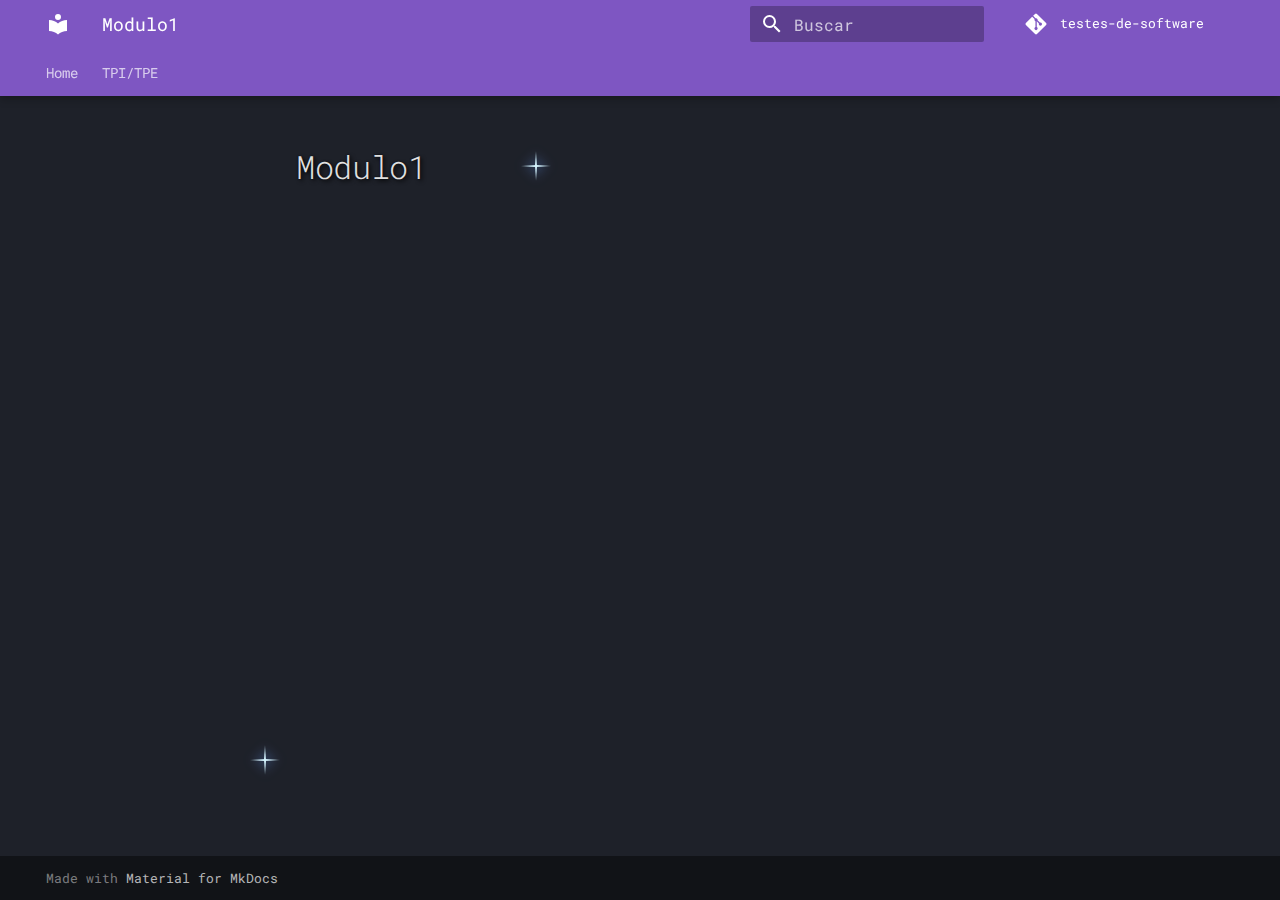
<file: tpi_tpe/modulo1/index.html>
<!doctype html>
<html lang="pt" class="no-js">
  <head>
    
      <meta charset="utf-8">
      <meta name="viewport" content="width=device-width,initial-scale=1">
      
      
      
      
      
      
      <link rel="icon" href="../../assets/images/favicon.png">
      <meta name="generator" content="mkdocs-1.6.1, mkdocs-material-9.6.15">
    
    
      
        <title>Modulo1 - Testes de Software</title>
      
    
    
      <link rel="stylesheet" href="../../assets/stylesheets/main.342714a4.min.css">
      
        
        <link rel="stylesheet" href="../../assets/stylesheets/palette.06af60db.min.css">
      
      


    
    
      
    
    
      
        
        
        <link rel="preconnect" href="https://fonts.gstatic.com" crossorigin>
        <link rel="stylesheet" href="https://fonts.googleapis.com/css?family=Roboto+Mono:300,300i,400,400i,700,700i%7CRoboto+Mono:400,400i,700,700i&display=fallback">
        <style>:root{--md-text-font:"Roboto Mono";--md-code-font:"Roboto Mono"}</style>
      
    
    
      <link rel="stylesheet" href="../../css/custom-general.css">
    
      <link rel="stylesheet" href="../../css/night-sky.css">
    
      <link rel="stylesheet" href="../../css/shooting-stars.css">
    
    <script>__md_scope=new URL("../..",location),__md_hash=e=>[...e].reduce(((e,_)=>(e<<5)-e+_.charCodeAt(0)),0),__md_get=(e,_=localStorage,t=__md_scope)=>JSON.parse(_.getItem(t.pathname+"."+e)),__md_set=(e,_,t=localStorage,a=__md_scope)=>{try{t.setItem(a.pathname+"."+e,JSON.stringify(_))}catch(e){}}</script>
    
      

    
    
    
  </head>
  
  
    
    
      
    
    
    
    
    <body dir="ltr" data-md-color-scheme="slate" data-md-color-primary="deep-purple" data-md-color-accent="deep-orange">
  
    
    <input class="md-toggle" data-md-toggle="drawer" type="checkbox" id="__drawer" autocomplete="off">
    <input class="md-toggle" data-md-toggle="search" type="checkbox" id="__search" autocomplete="off">
    <label class="md-overlay" for="__drawer"></label>
    <div data-md-component="skip">
      
    </div>
    <div data-md-component="announce">
      
    </div>
    
    
      

  

<header class="md-header md-header--shadow md-header--lifted" data-md-component="header">
  <nav class="md-header__inner md-grid" aria-label="Cabeçalho">
    <a href="../.." title="Testes de Software" class="md-header__button md-logo" aria-label="Testes de Software" data-md-component="logo">
      
  
  <svg xmlns="http://www.w3.org/2000/svg" viewBox="0 0 24 24"><path d="M12 8a3 3 0 0 0 3-3 3 3 0 0 0-3-3 3 3 0 0 0-3 3 3 3 0 0 0 3 3m0 3.54C9.64 9.35 6.5 8 3 8v11c3.5 0 6.64 1.35 9 3.54 2.36-2.19 5.5-3.54 9-3.54V8c-3.5 0-6.64 1.35-9 3.54"/></svg>

    </a>
    <label class="md-header__button md-icon" for="__drawer">
      
      <svg xmlns="http://www.w3.org/2000/svg" viewBox="0 0 24 24"><path d="M3 6h18v2H3zm0 5h18v2H3zm0 5h18v2H3z"/></svg>
    </label>
    <div class="md-header__title" data-md-component="header-title">
      <div class="md-header__ellipsis">
        <div class="md-header__topic">
          <span class="md-ellipsis">
            Testes de Software
          </span>
        </div>
        <div class="md-header__topic" data-md-component="header-topic">
          <span class="md-ellipsis">
            
              Modulo1
            
          </span>
        </div>
      </div>
    </div>
    
      
        <form class="md-header__option" data-md-component="palette">
  
    
    
    
    <input class="md-option" data-md-color-media="" data-md-color-scheme="slate" data-md-color-primary="deep-purple" data-md-color-accent="deep-orange"  aria-hidden="true"  type="radio" name="__palette" id="__palette_0">
    
  
</form>
      
    
    
      <script>var palette=__md_get("__palette");if(palette&&palette.color){if("(prefers-color-scheme)"===palette.color.media){var media=matchMedia("(prefers-color-scheme: light)"),input=document.querySelector(media.matches?"[data-md-color-media='(prefers-color-scheme: light)']":"[data-md-color-media='(prefers-color-scheme: dark)']");palette.color.media=input.getAttribute("data-md-color-media"),palette.color.scheme=input.getAttribute("data-md-color-scheme"),palette.color.primary=input.getAttribute("data-md-color-primary"),palette.color.accent=input.getAttribute("data-md-color-accent")}for(var[key,value]of Object.entries(palette.color))document.body.setAttribute("data-md-color-"+key,value)}</script>
    
    
    
      
      
        <label class="md-header__button md-icon" for="__search">
          
          <svg xmlns="http://www.w3.org/2000/svg" viewBox="0 0 24 24"><path d="M9.5 3A6.5 6.5 0 0 1 16 9.5c0 1.61-.59 3.09-1.56 4.23l.27.27h.79l5 5-1.5 1.5-5-5v-.79l-.27-.27A6.52 6.52 0 0 1 9.5 16 6.5 6.5 0 0 1 3 9.5 6.5 6.5 0 0 1 9.5 3m0 2C7 5 5 7 5 9.5S7 14 9.5 14 14 12 14 9.5 12 5 9.5 5"/></svg>
        </label>
        <div class="md-search" data-md-component="search" role="dialog">
  <label class="md-search__overlay" for="__search"></label>
  <div class="md-search__inner" role="search">
    <form class="md-search__form" name="search">
      <input type="text" class="md-search__input" name="query" aria-label="Buscar" placeholder="Buscar" autocapitalize="off" autocorrect="off" autocomplete="off" spellcheck="false" data-md-component="search-query" required>
      <label class="md-search__icon md-icon" for="__search">
        
        <svg xmlns="http://www.w3.org/2000/svg" viewBox="0 0 24 24"><path d="M9.5 3A6.5 6.5 0 0 1 16 9.5c0 1.61-.59 3.09-1.56 4.23l.27.27h.79l5 5-1.5 1.5-5-5v-.79l-.27-.27A6.52 6.52 0 0 1 9.5 16 6.5 6.5 0 0 1 3 9.5 6.5 6.5 0 0 1 9.5 3m0 2C7 5 5 7 5 9.5S7 14 9.5 14 14 12 14 9.5 12 5 9.5 5"/></svg>
        
        <svg xmlns="http://www.w3.org/2000/svg" viewBox="0 0 24 24"><path d="M20 11v2H8l5.5 5.5-1.42 1.42L4.16 12l7.92-7.92L13.5 5.5 8 11z"/></svg>
      </label>
      <nav class="md-search__options" aria-label="Pesquisar">
        
        <button type="reset" class="md-search__icon md-icon" title="Limpar" aria-label="Limpar" tabindex="-1">
          
          <svg xmlns="http://www.w3.org/2000/svg" viewBox="0 0 24 24"><path d="M19 6.41 17.59 5 12 10.59 6.41 5 5 6.41 10.59 12 5 17.59 6.41 19 12 13.41 17.59 19 19 17.59 13.41 12z"/></svg>
        </button>
      </nav>
      
        <div class="md-search__suggest" data-md-component="search-suggest"></div>
      
    </form>
    <div class="md-search__output">
      <div class="md-search__scrollwrap" tabindex="0" data-md-scrollfix>
        <div class="md-search-result" data-md-component="search-result">
          <div class="md-search-result__meta">
            Inicializando busca
          </div>
          <ol class="md-search-result__list" role="presentation"></ol>
        </div>
      </div>
    </div>
  </div>
</div>
      
    
    
      <div class="md-header__source">
        <a href="https://github.com/arthurrochamoreira/Testes-de-Software" title="Ir para repositório" class="md-source" data-md-component="source">
  <div class="md-source__icon md-icon">
    
    <svg xmlns="http://www.w3.org/2000/svg" viewBox="0 0 448 512"><!--! Font Awesome Free 6.7.2 by @fontawesome - https://fontawesome.com License - https://fontawesome.com/license/free (Icons: CC BY 4.0, Fonts: SIL OFL 1.1, Code: MIT License) Copyright 2024 Fonticons, Inc.--><path d="M439.55 236.05 244 40.45a28.87 28.87 0 0 0-40.81 0l-40.66 40.63 51.52 51.52c27.06-9.14 52.68 16.77 43.39 43.68l49.66 49.66c34.23-11.8 61.18 31 35.47 56.69-26.49 26.49-70.21-2.87-56-37.34L240.22 199v121.85c25.3 12.54 22.26 41.85 9.08 55a34.34 34.34 0 0 1-48.55 0c-17.57-17.6-11.07-46.91 11.25-56v-123c-20.8-8.51-24.6-30.74-18.64-45L142.57 101 8.45 235.14a28.86 28.86 0 0 0 0 40.81l195.61 195.6a28.86 28.86 0 0 0 40.8 0l194.69-194.69a28.86 28.86 0 0 0 0-40.81"/></svg>
  </div>
  <div class="md-source__repository">
    testes-de-software
  </div>
</a>
      </div>
    
  </nav>
  
    
      
<nav class="md-tabs" aria-label="Abas" data-md-component="tabs">
  <div class="md-grid">
    <ul class="md-tabs__list">
      
        
  
  
  
  
    <li class="md-tabs__item">
      <a href="../.." class="md-tabs__link">
        
  
  
    
  
  Home

      </a>
    </li>
  

      
        
  
  
  
  
    
    
      <li class="md-tabs__item">
        <a href="../tpi1_tpe1/" class="md-tabs__link">
          
  
  
  TPI/TPE

        </a>
      </li>
    
  

      
    </ul>
  </div>
</nav>
    
  
</header>
    
    <div class="md-container" data-md-component="container">
      
      
        
      
      <main class="md-main" data-md-component="main">
        <div class="md-main__inner md-grid">
          
            
              
              <div class="md-sidebar md-sidebar--primary" data-md-component="sidebar" data-md-type="navigation" >
                <div class="md-sidebar__scrollwrap">
                  <div class="md-sidebar__inner">
                    


  


<nav class="md-nav md-nav--primary md-nav--lifted" aria-label="Navegação" data-md-level="0">
  <label class="md-nav__title" for="__drawer">
    <a href="../.." title="Testes de Software" class="md-nav__button md-logo" aria-label="Testes de Software" data-md-component="logo">
      
  
  <svg xmlns="http://www.w3.org/2000/svg" viewBox="0 0 24 24"><path d="M12 8a3 3 0 0 0 3-3 3 3 0 0 0-3-3 3 3 0 0 0-3 3 3 3 0 0 0 3 3m0 3.54C9.64 9.35 6.5 8 3 8v11c3.5 0 6.64 1.35 9 3.54 2.36-2.19 5.5-3.54 9-3.54V8c-3.5 0-6.64 1.35-9 3.54"/></svg>

    </a>
    Testes de Software
  </label>
  
    <div class="md-nav__source">
      <a href="https://github.com/arthurrochamoreira/Testes-de-Software" title="Ir para repositório" class="md-source" data-md-component="source">
  <div class="md-source__icon md-icon">
    
    <svg xmlns="http://www.w3.org/2000/svg" viewBox="0 0 448 512"><!--! Font Awesome Free 6.7.2 by @fontawesome - https://fontawesome.com License - https://fontawesome.com/license/free (Icons: CC BY 4.0, Fonts: SIL OFL 1.1, Code: MIT License) Copyright 2024 Fonticons, Inc.--><path d="M439.55 236.05 244 40.45a28.87 28.87 0 0 0-40.81 0l-40.66 40.63 51.52 51.52c27.06-9.14 52.68 16.77 43.39 43.68l49.66 49.66c34.23-11.8 61.18 31 35.47 56.69-26.49 26.49-70.21-2.87-56-37.34L240.22 199v121.85c25.3 12.54 22.26 41.85 9.08 55a34.34 34.34 0 0 1-48.55 0c-17.57-17.6-11.07-46.91 11.25-56v-123c-20.8-8.51-24.6-30.74-18.64-45L142.57 101 8.45 235.14a28.86 28.86 0 0 0 0 40.81l195.61 195.6a28.86 28.86 0 0 0 40.8 0l194.69-194.69a28.86 28.86 0 0 0 0-40.81"/></svg>
  </div>
  <div class="md-source__repository">
    testes-de-software
  </div>
</a>
    </div>
  
  <ul class="md-nav__list" data-md-scrollfix>
    
      
      
  
  
  
  
    <li class="md-nav__item">
      <a href="../.." class="md-nav__link">
        
  
  
  <span class="md-ellipsis">
    Home
    
  </span>
  

      </a>
    </li>
  

    
      
      
  
  
  
  
    
    
    
    
      
      
        
      
    
    
    <li class="md-nav__item md-nav__item--nested">
      
        
        
        <input class="md-nav__toggle md-toggle " type="checkbox" id="__nav_2" >
        
          
          <label class="md-nav__link" for="__nav_2" id="__nav_2_label" tabindex="0">
            
  
  
  <span class="md-ellipsis">
    TPI/TPE
    
  </span>
  

            <span class="md-nav__icon md-icon"></span>
          </label>
        
        <nav class="md-nav" data-md-level="1" aria-labelledby="__nav_2_label" aria-expanded="false">
          <label class="md-nav__title" for="__nav_2">
            <span class="md-nav__icon md-icon"></span>
            TPI/TPE
          </label>
          <ul class="md-nav__list" data-md-scrollfix>
            
              
                
  
  
  
  
    <li class="md-nav__item">
      <a href="../tpi1_tpe1/" class="md-nav__link">
        
  
  
  <span class="md-ellipsis">
    TPI/TPE(1)
    
  </span>
  

      </a>
    </li>
  

              
            
              
                
  
  
  
  
    <li class="md-nav__item">
      <a href="../tpi2_tpe2/" class="md-nav__link">
        
  
  
  <span class="md-ellipsis">
    TPI/TPE(2)
    
  </span>
  

      </a>
    </li>
  

              
            
              
                
  
  
  
  
    <li class="md-nav__item">
      <a href="../tpi3_tpe3/" class="md-nav__link">
        
  
  
  <span class="md-ellipsis">
    TPI/TPE(3)
    
  </span>
  

      </a>
    </li>
  

              
            
              
                
  
  
  
  
    <li class="md-nav__item">
      <a href="../tpi4_tpe4/" class="md-nav__link">
        
  
  
  <span class="md-ellipsis">
    TPI/TPE(4)
    
  </span>
  

      </a>
    </li>
  

              
            
              
                
  
  
  
  
    <li class="md-nav__item">
      <a href="../tpi5_tpe5/" class="md-nav__link">
        
  
  
  <span class="md-ellipsis">
    TPI/TPE(5)
    
  </span>
  

      </a>
    </li>
  

              
            
          </ul>
        </nav>
      
    </li>
  

    
  </ul>
</nav>
                  </div>
                </div>
              </div>
            
            
              
              <div class="md-sidebar md-sidebar--secondary" data-md-component="sidebar" data-md-type="toc" >
                <div class="md-sidebar__scrollwrap">
                  <div class="md-sidebar__inner">
                    

<nav class="md-nav md-nav--secondary" aria-label="Índice">
  
  
  
  
</nav>
                  </div>
                </div>
              </div>
            
          
          
            <div class="md-content" data-md-component="content">
              <article class="md-content__inner md-typeset">
                
                  


  
  


  <h1>Modulo1</h1>














                
              </article>
            </div>
          
          
<script>var target=document.getElementById(location.hash.slice(1));target&&target.name&&(target.checked=target.name.startsWith("__tabbed_"))</script>
        </div>
        
          <button type="button" class="md-top md-icon" data-md-component="top" hidden>
  
  <svg xmlns="http://www.w3.org/2000/svg" viewBox="0 0 24 24"><path d="M13 20h-2V8l-5.5 5.5-1.42-1.42L12 4.16l7.92 7.92-1.42 1.42L13 8z"/></svg>
  Voltar para o topo
</button>
        
      </main>
      
        <footer class="md-footer">
  
    
  
  <div class="md-footer-meta md-typeset">
    <div class="md-footer-meta__inner md-grid">
      <div class="md-copyright">
  
  
    Made with
    <a href="https://squidfunk.github.io/mkdocs-material/" target="_blank" rel="noopener">
      Material for MkDocs
    </a>
  
</div>
      
    </div>
  </div>
</footer>
      
    </div>
    <div class="md-dialog" data-md-component="dialog">
      <div class="md-dialog__inner md-typeset"></div>
    </div>
    
    
    
      
      <script id="__config" type="application/json">{"base": "../..", "features": ["navigation.instant", "navigation.tracking", "navigation.tabs", "navigation.tabs.sticky", "navigation.top", "navigation.footer", "navigation.sections", "navigation.index", "search.suggest", "search.highlight", "content.code.annotate", "content.code.copy", "header.autohide", "announce.dismiss"], "search": "../../assets/javascripts/workers/search.d50fe291.min.js", "tags": null, "translations": {"clipboard.copied": "Copiado para \u00e1rea de transfer\u00eancia", "clipboard.copy": "Copiar para \u00e1rea de transfer\u00eancia", "search.result.more.one": "mais 1 nesta p\u00e1gina", "search.result.more.other": "# mais nesta p\u00e1gina", "search.result.none": "Nenhum documento encontrado", "search.result.one": "1 documento encontrado", "search.result.other": "# documentos encontrados", "search.result.placeholder": "Digite para iniciar a busca", "search.result.term.missing": "Ausente", "select.version": "Selecione a vers\u00e3o"}, "version": null}</script>
    
    
      <script src="../../assets/javascripts/bundle.56ea9cef.min.js"></script>
      
        <script src="https://code.jquery.com/jquery-3.6.0.min.js"></script>
      
        <script src="../../js/interactive.js"></script>
      
        <script src="../../js/shooting-stars.js"></script>
      
        <script src="../../js/starfield.js"></script>
      
        <script src="../../js/night-sky.js"></script>
      
    
  </body>
</html>
</file>
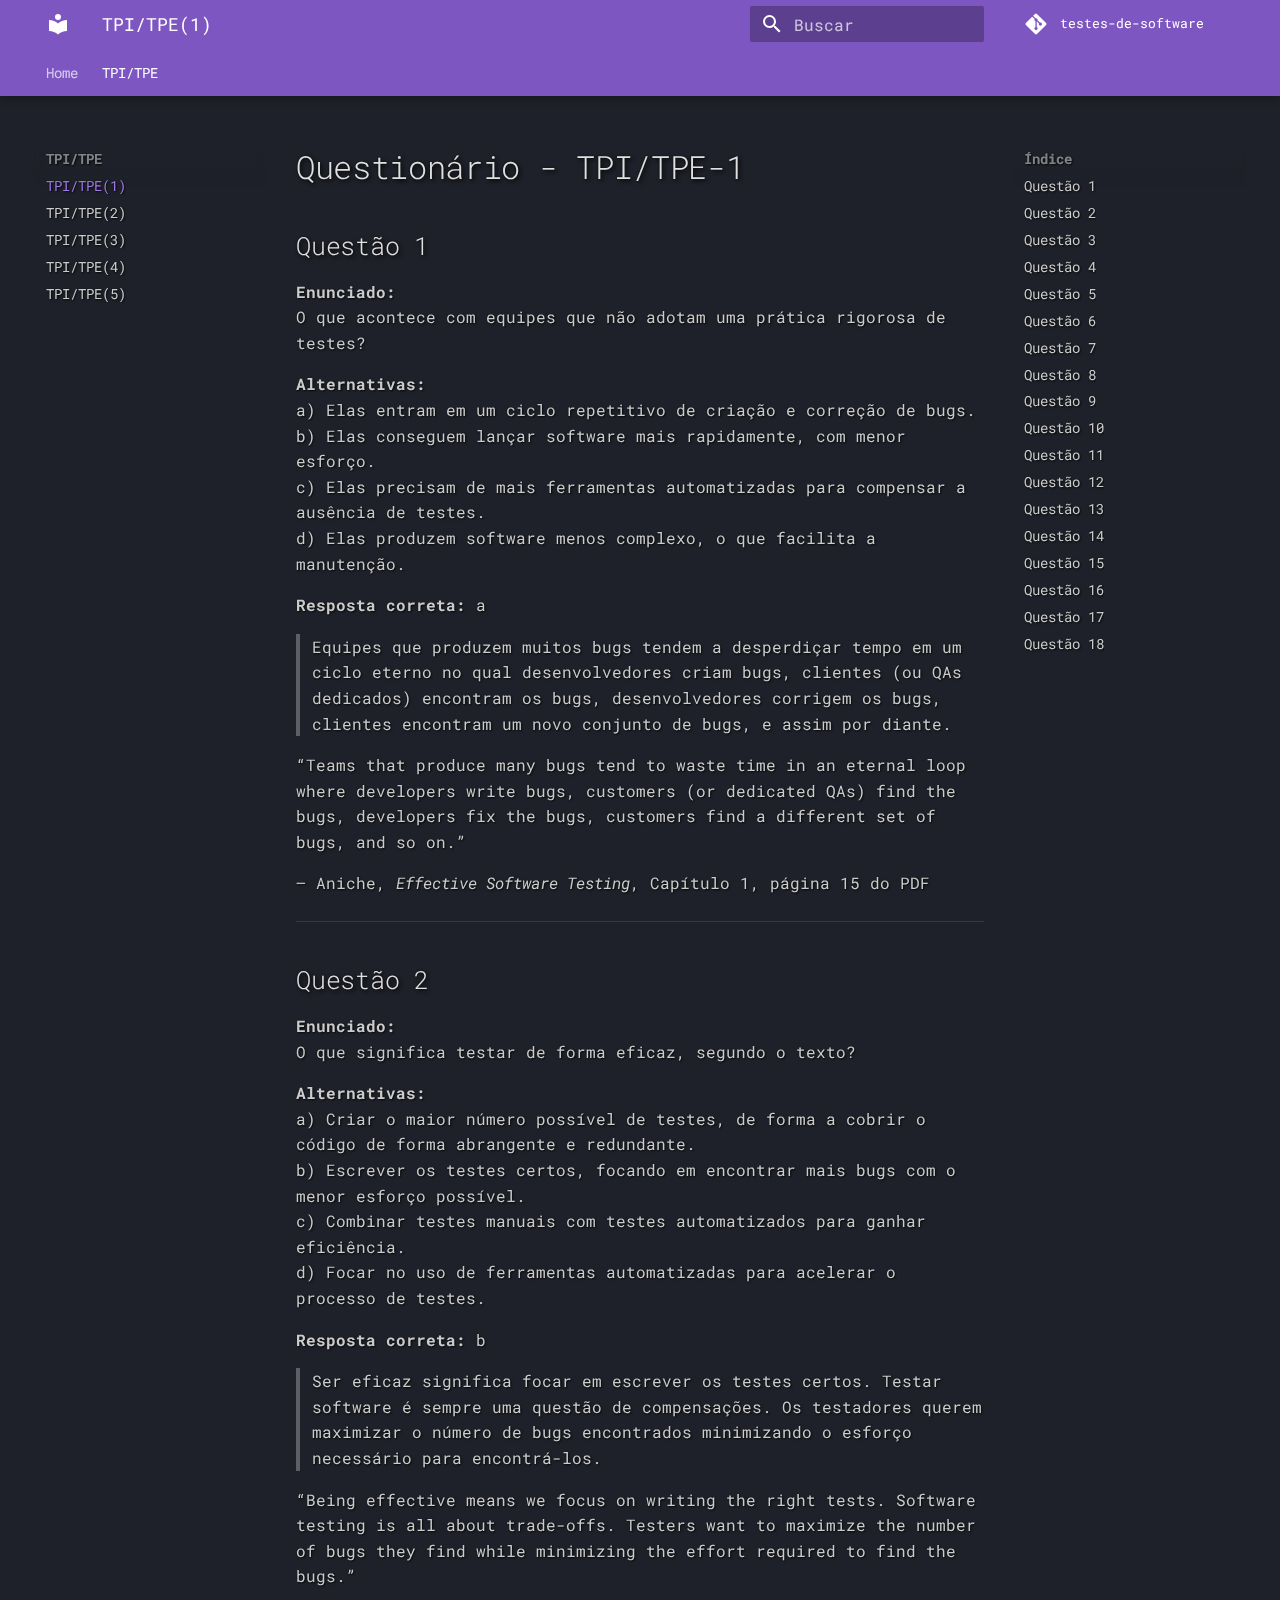
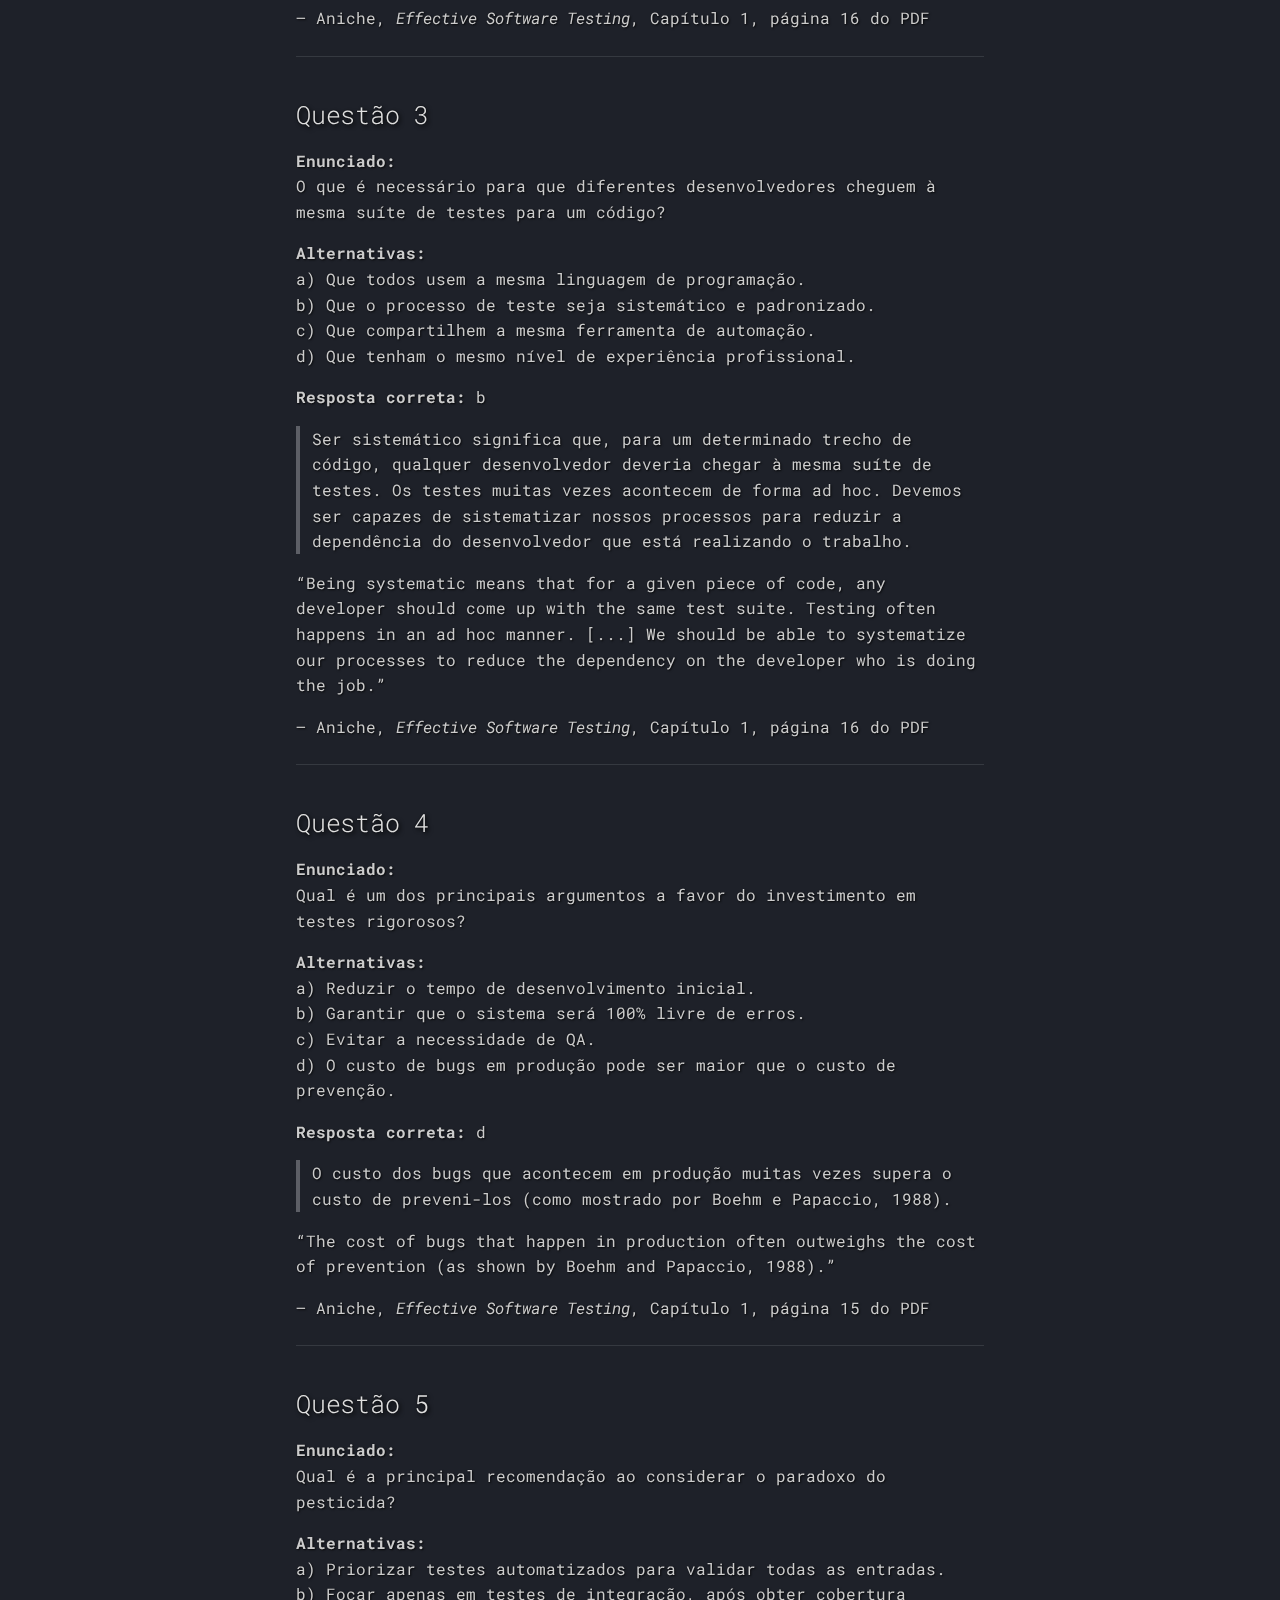
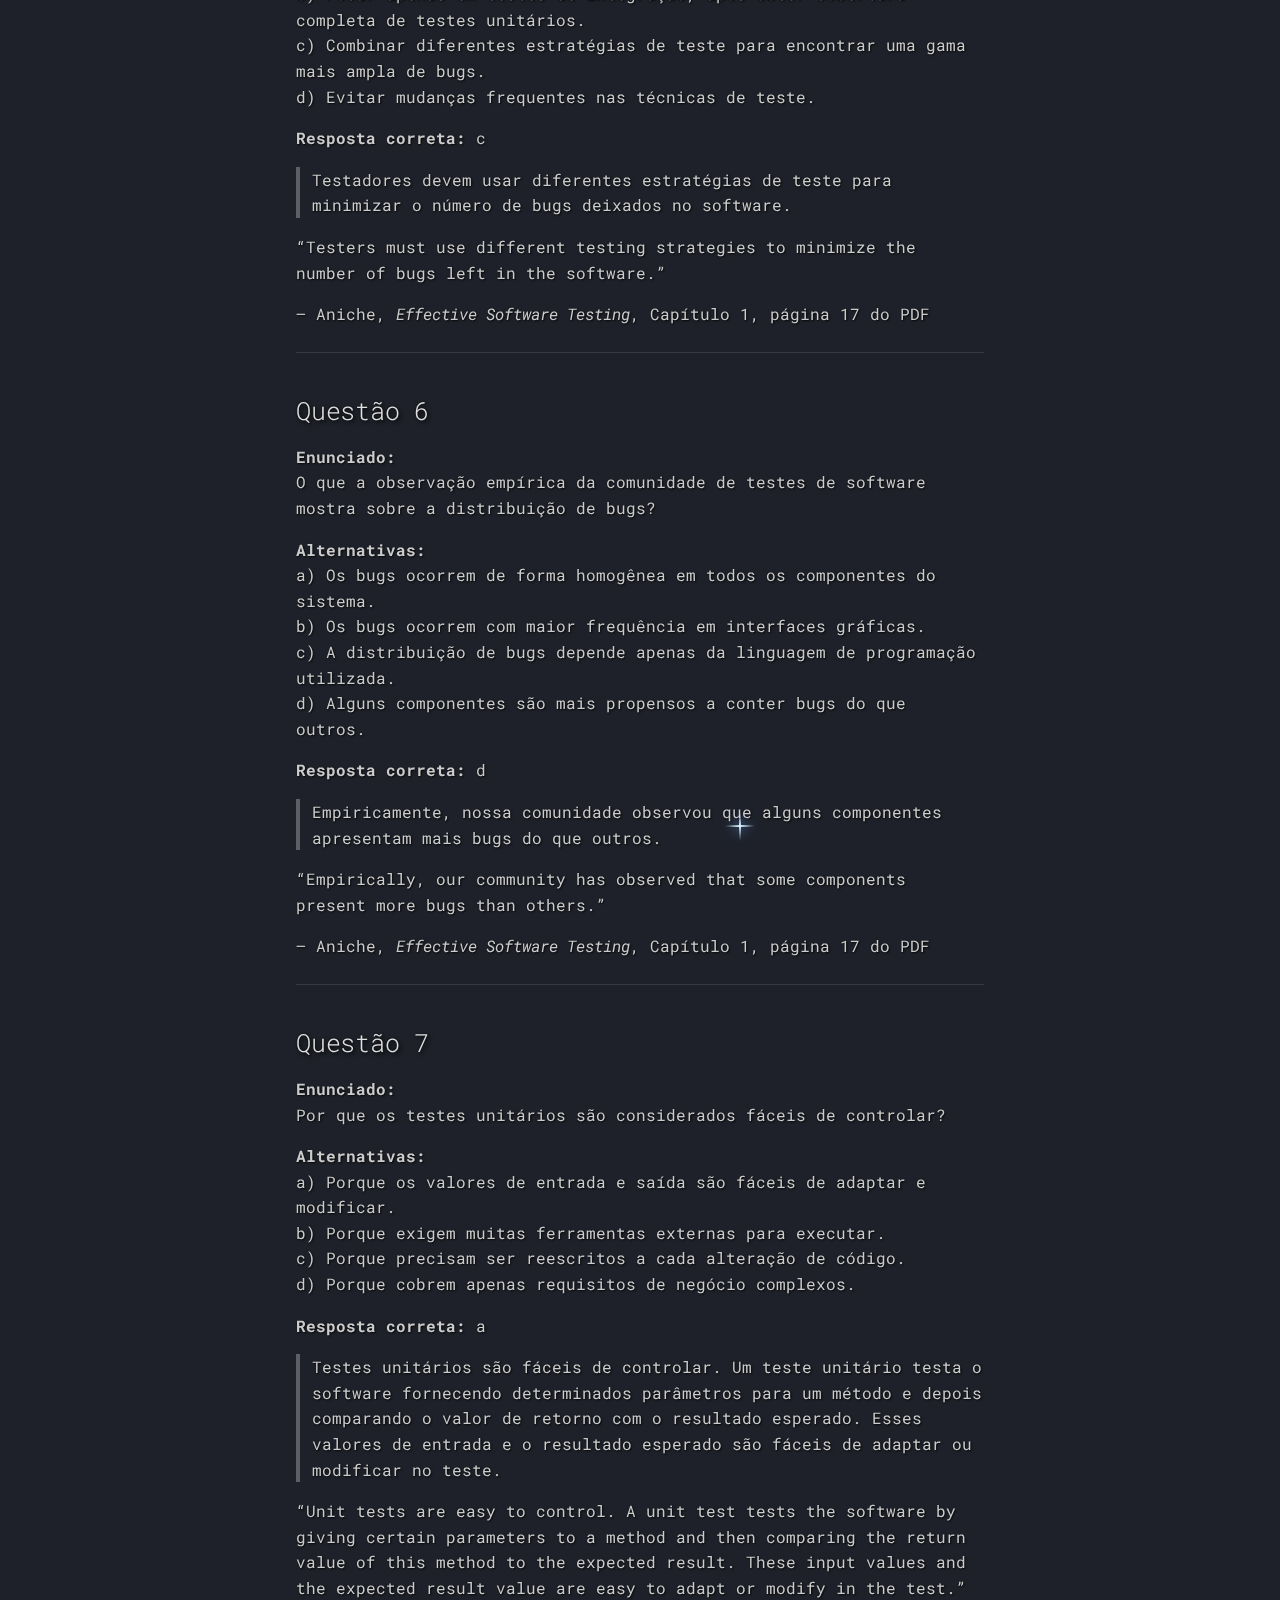
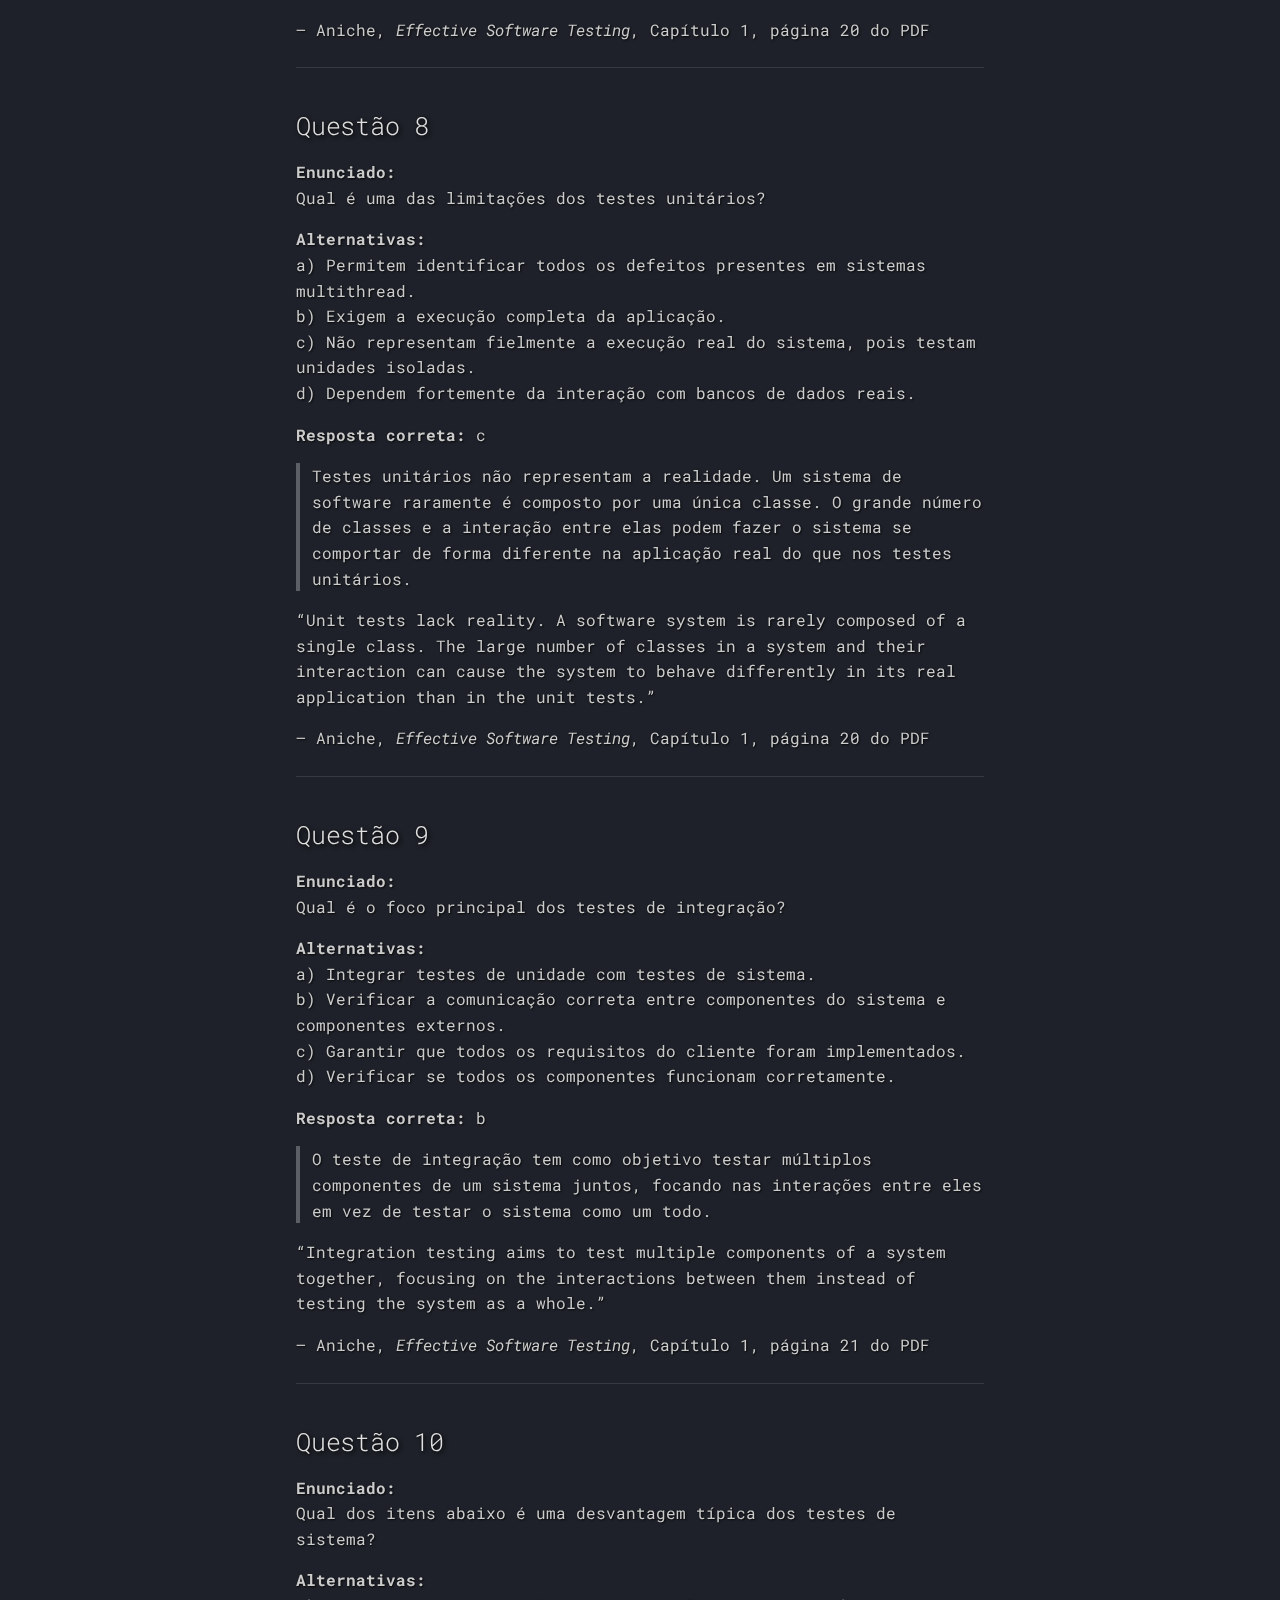
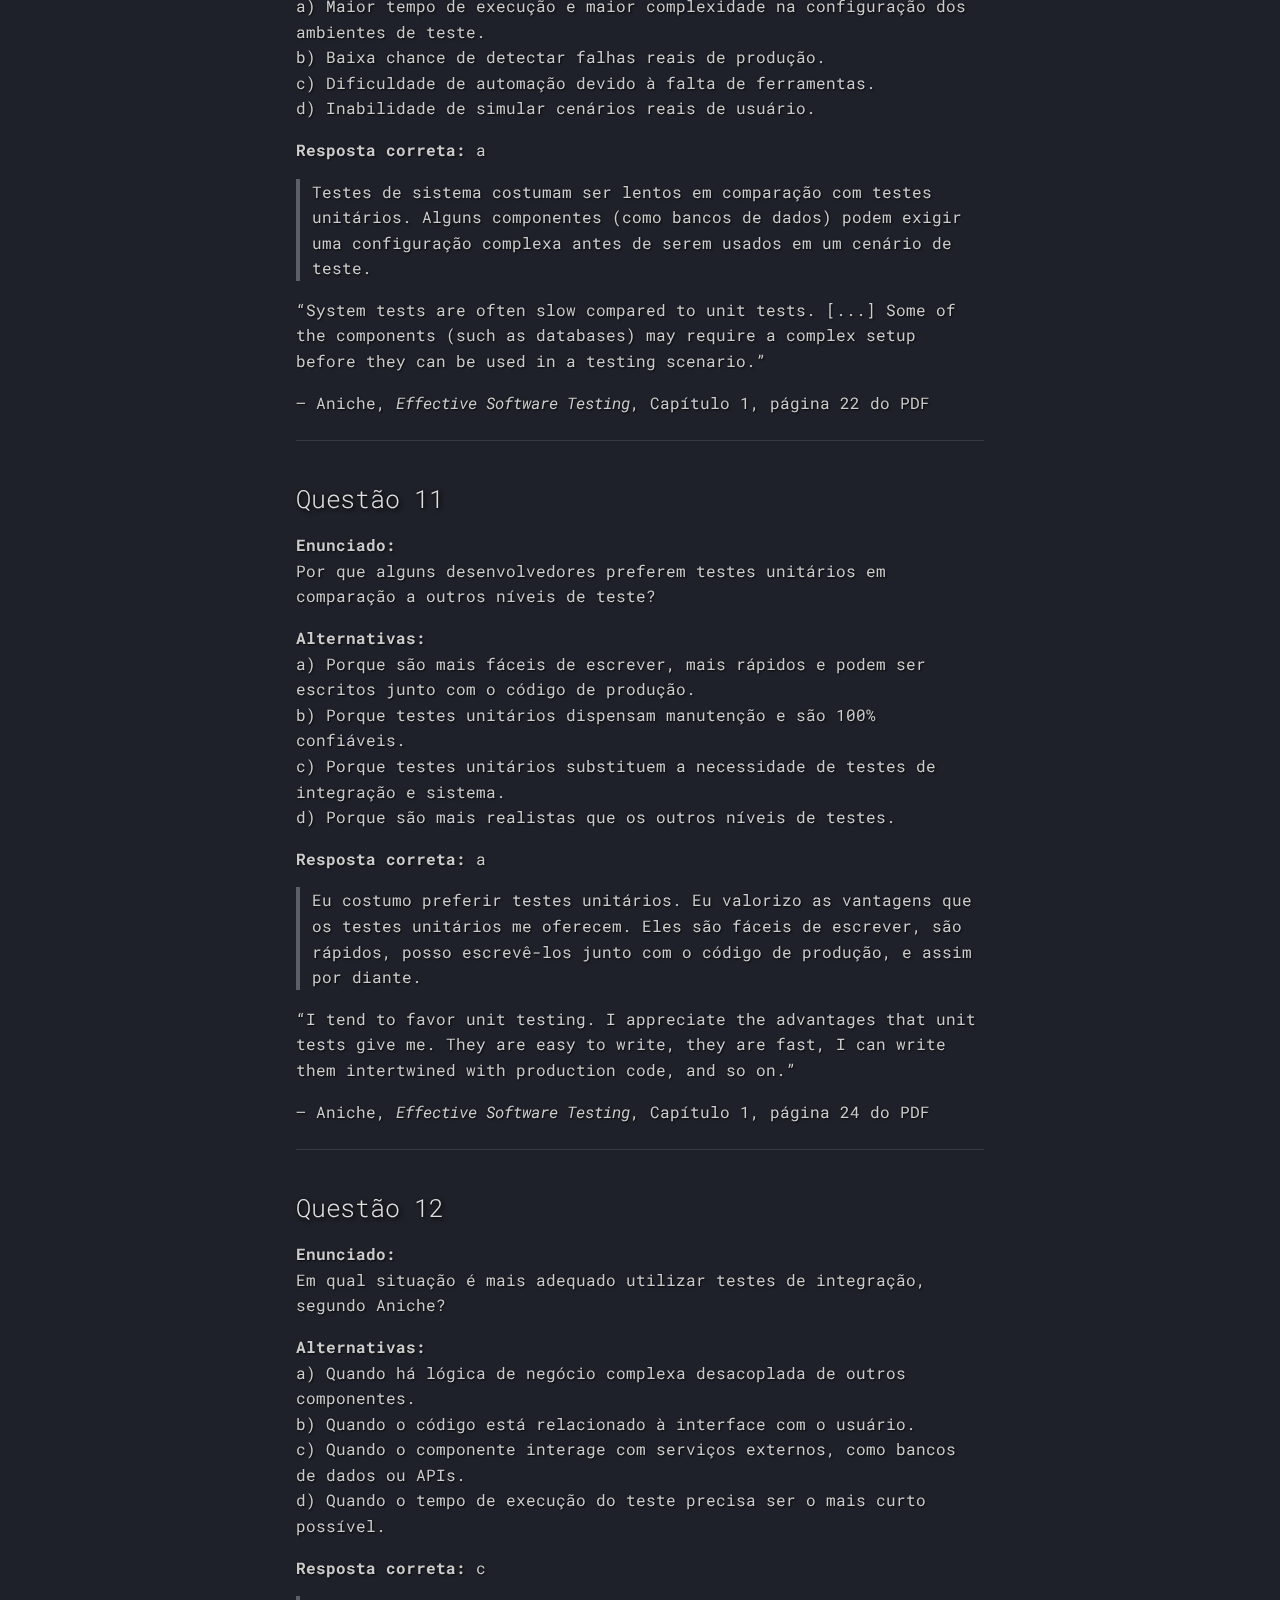
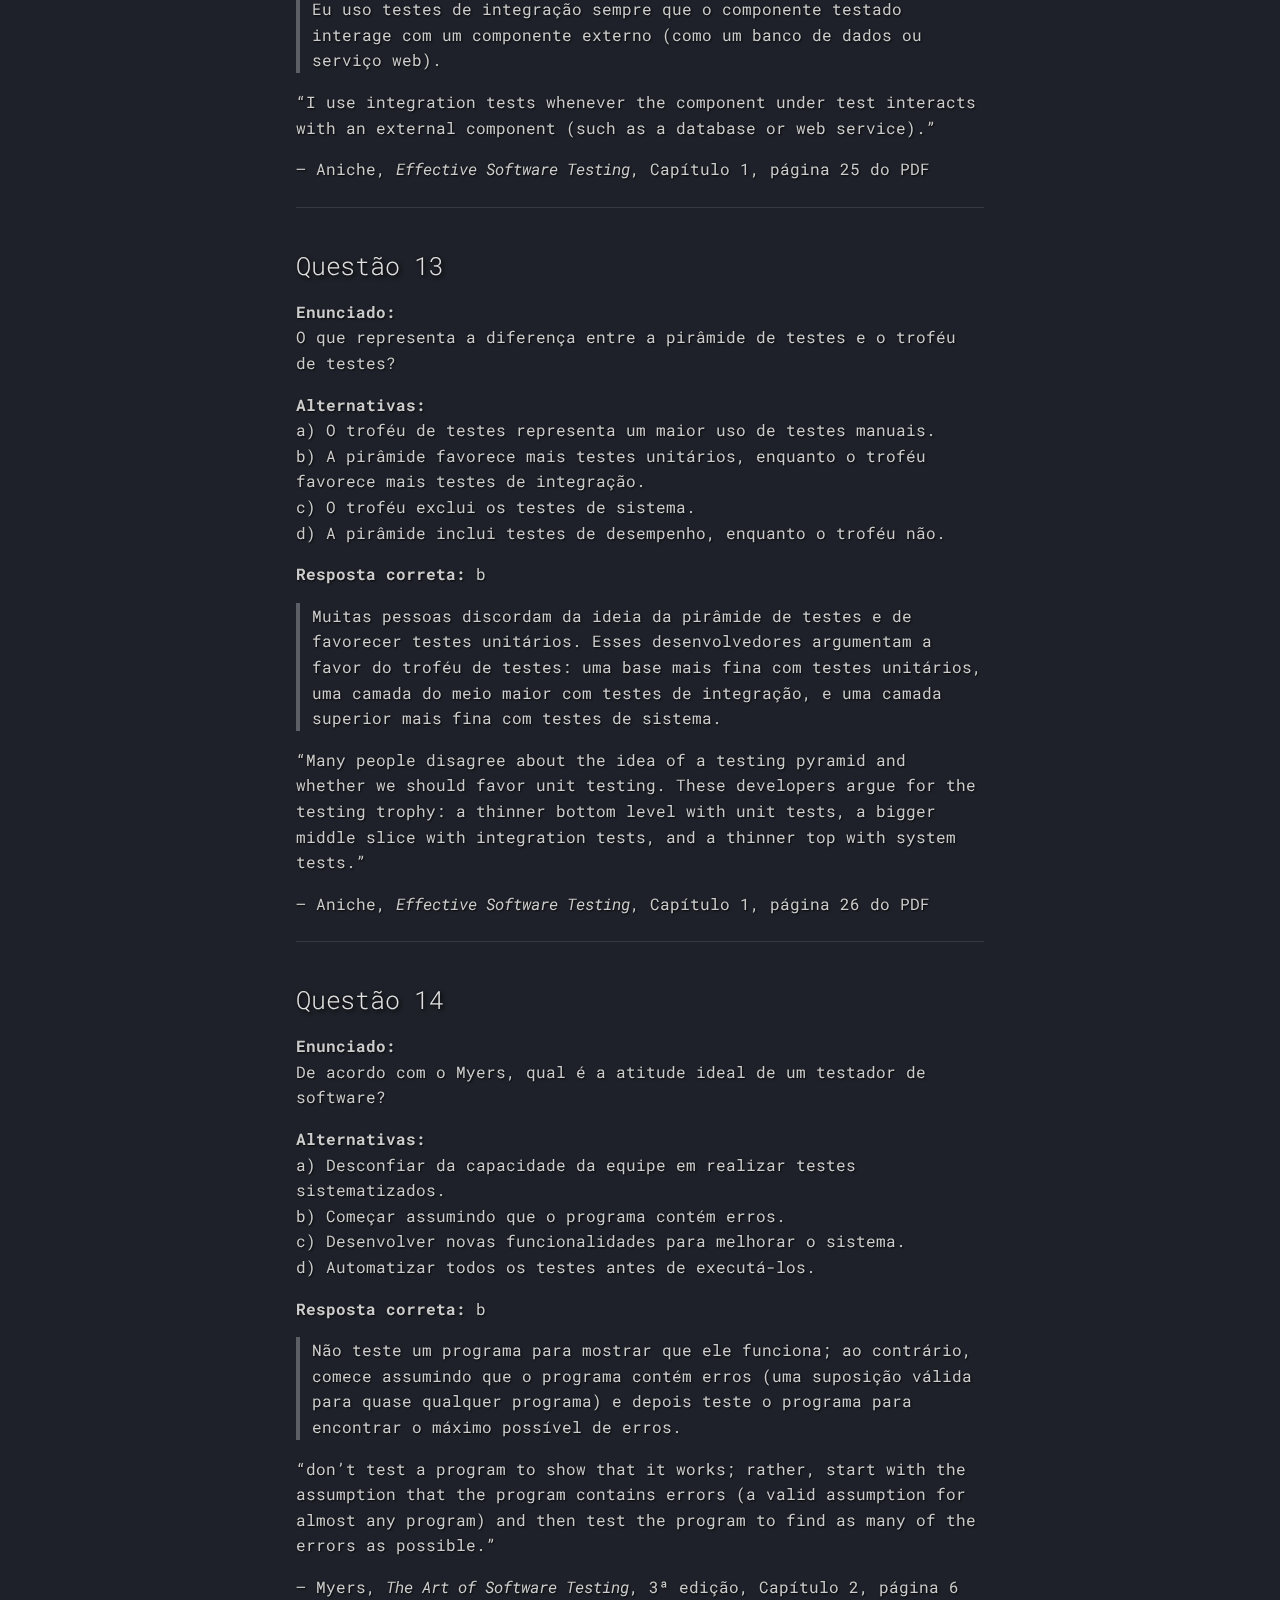
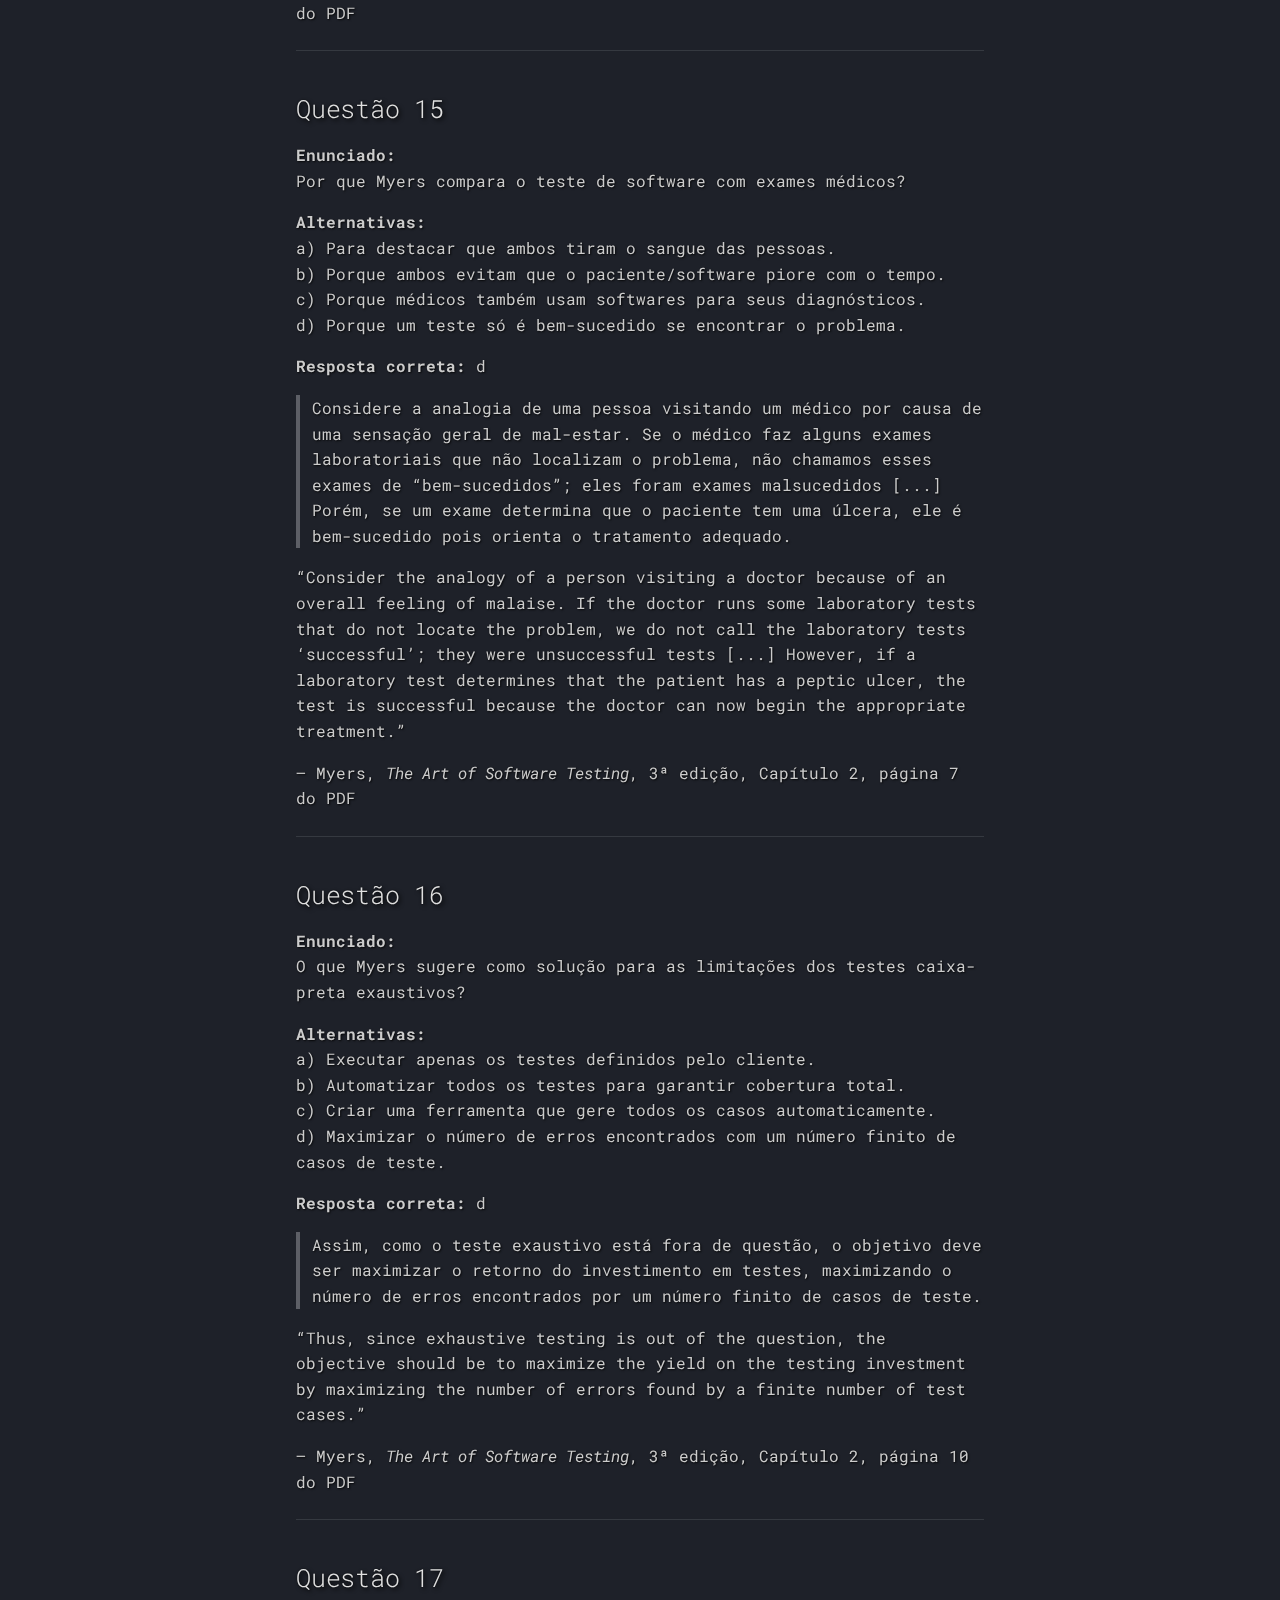
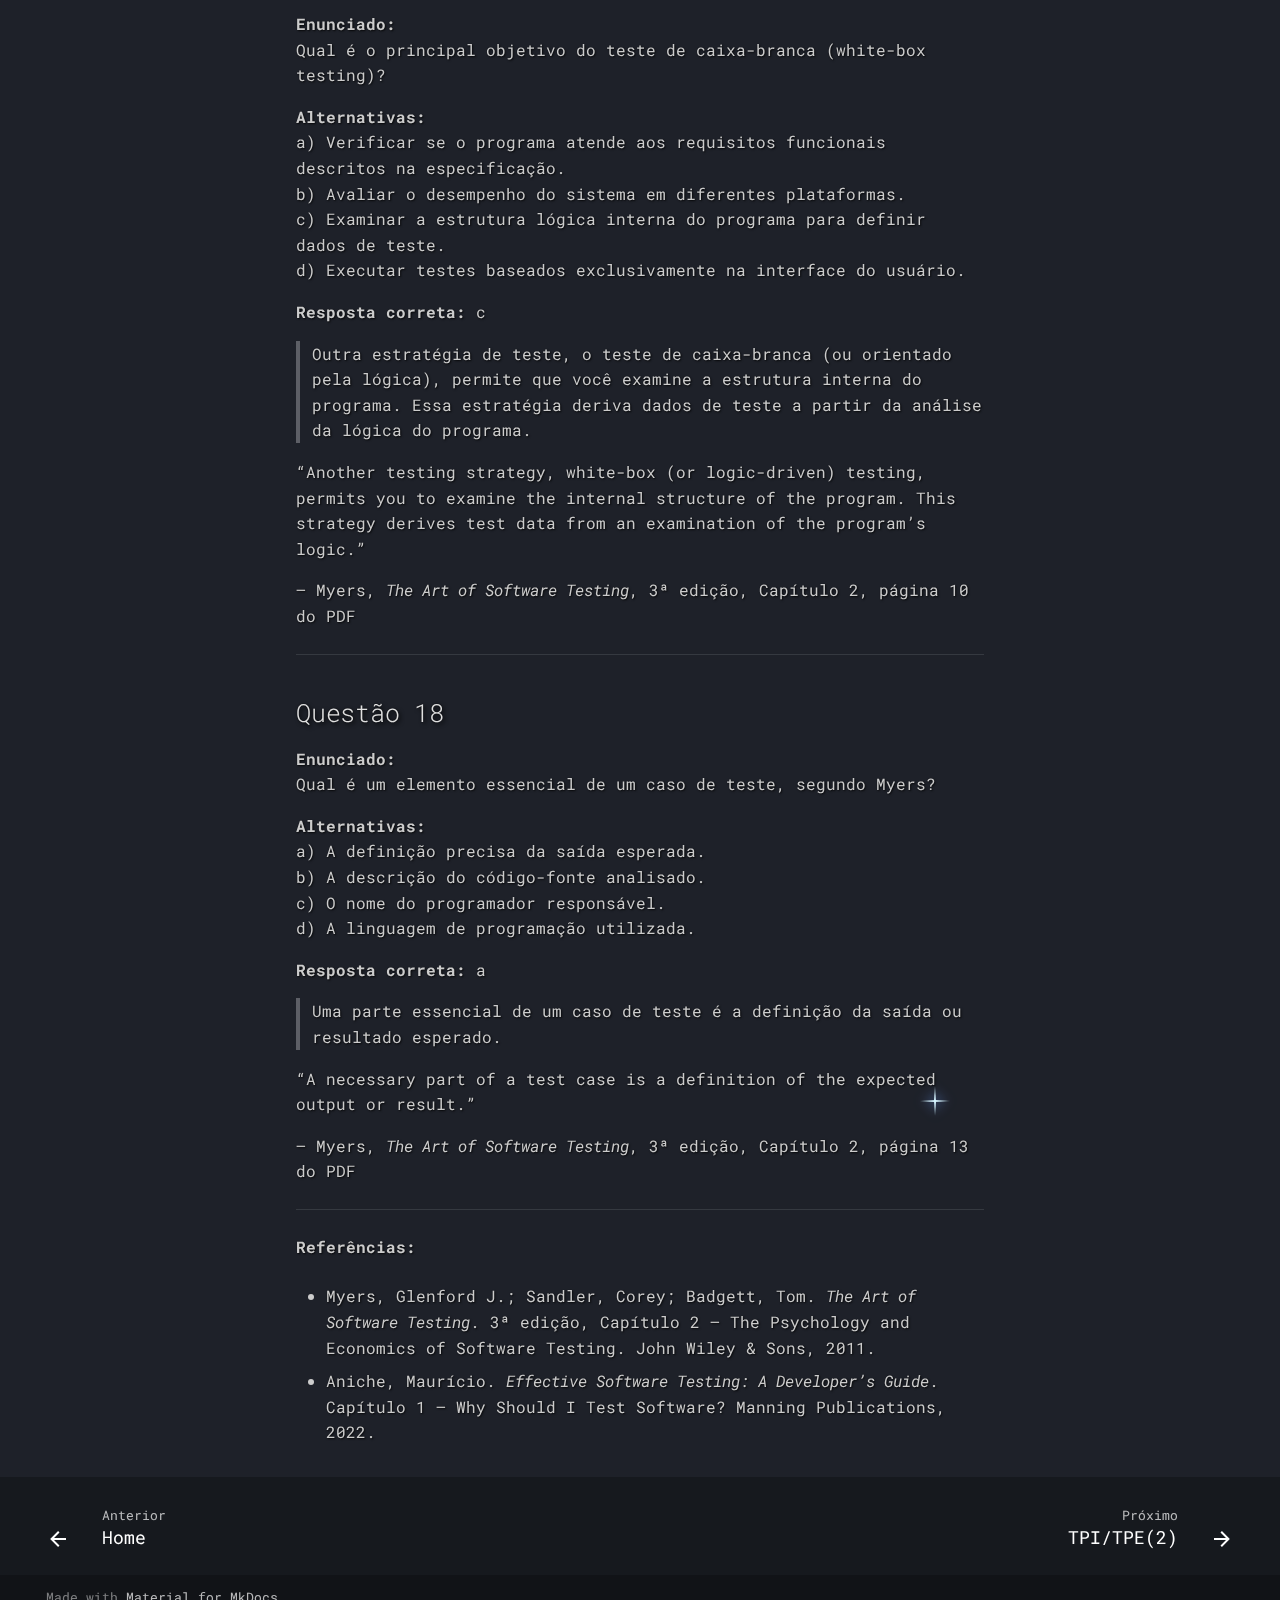
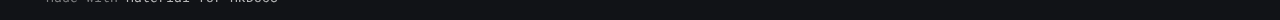
<file: tpi_tpe/tpi1_tpe1/index.html>
<!doctype html>
<html lang="pt" class="no-js">
  <head>
    
      <meta charset="utf-8">
      <meta name="viewport" content="width=device-width,initial-scale=1">
      
      
      
      
        <link rel="prev" href="../..">
      
      
        <link rel="next" href="../tpi2_tpe2/">
      
      
      <link rel="icon" href="../../assets/images/favicon.png">
      <meta name="generator" content="mkdocs-1.6.1, mkdocs-material-9.6.15">
    
    
      
        <title>TPI/TPE(1) - Testes de Software</title>
      
    
    
      <link rel="stylesheet" href="../../assets/stylesheets/main.342714a4.min.css">
      
        
        <link rel="stylesheet" href="../../assets/stylesheets/palette.06af60db.min.css">
      
      


    
    
      
    
    
      
        
        
        <link rel="preconnect" href="https://fonts.gstatic.com" crossorigin>
        <link rel="stylesheet" href="https://fonts.googleapis.com/css?family=Roboto+Mono:300,300i,400,400i,700,700i%7CRoboto+Mono:400,400i,700,700i&display=fallback">
        <style>:root{--md-text-font:"Roboto Mono";--md-code-font:"Roboto Mono"}</style>
      
    
    
      <link rel="stylesheet" href="../../css/custom-general.css">
    
      <link rel="stylesheet" href="../../css/night-sky.css">
    
      <link rel="stylesheet" href="../../css/shooting-stars.css">
    
    <script>__md_scope=new URL("../..",location),__md_hash=e=>[...e].reduce(((e,_)=>(e<<5)-e+_.charCodeAt(0)),0),__md_get=(e,_=localStorage,t=__md_scope)=>JSON.parse(_.getItem(t.pathname+"."+e)),__md_set=(e,_,t=localStorage,a=__md_scope)=>{try{t.setItem(a.pathname+"."+e,JSON.stringify(_))}catch(e){}}</script>
    
      

    
    
    
  </head>
  
  
    
    
      
    
    
    
    
    <body dir="ltr" data-md-color-scheme="slate" data-md-color-primary="deep-purple" data-md-color-accent="deep-orange">
  
    
    <input class="md-toggle" data-md-toggle="drawer" type="checkbox" id="__drawer" autocomplete="off">
    <input class="md-toggle" data-md-toggle="search" type="checkbox" id="__search" autocomplete="off">
    <label class="md-overlay" for="__drawer"></label>
    <div data-md-component="skip">
      
        
        <a href="#questionario-tpitpe-1" class="md-skip">
          Pular para conteúdo
        </a>
      
    </div>
    <div data-md-component="announce">
      
    </div>
    
    
      

  

<header class="md-header md-header--shadow md-header--lifted" data-md-component="header">
  <nav class="md-header__inner md-grid" aria-label="Cabeçalho">
    <a href="../.." title="Testes de Software" class="md-header__button md-logo" aria-label="Testes de Software" data-md-component="logo">
      
  
  <svg xmlns="http://www.w3.org/2000/svg" viewBox="0 0 24 24"><path d="M12 8a3 3 0 0 0 3-3 3 3 0 0 0-3-3 3 3 0 0 0-3 3 3 3 0 0 0 3 3m0 3.54C9.64 9.35 6.5 8 3 8v11c3.5 0 6.64 1.35 9 3.54 2.36-2.19 5.5-3.54 9-3.54V8c-3.5 0-6.64 1.35-9 3.54"/></svg>

    </a>
    <label class="md-header__button md-icon" for="__drawer">
      
      <svg xmlns="http://www.w3.org/2000/svg" viewBox="0 0 24 24"><path d="M3 6h18v2H3zm0 5h18v2H3zm0 5h18v2H3z"/></svg>
    </label>
    <div class="md-header__title" data-md-component="header-title">
      <div class="md-header__ellipsis">
        <div class="md-header__topic">
          <span class="md-ellipsis">
            Testes de Software
          </span>
        </div>
        <div class="md-header__topic" data-md-component="header-topic">
          <span class="md-ellipsis">
            
              TPI/TPE(1)
            
          </span>
        </div>
      </div>
    </div>
    
      
        <form class="md-header__option" data-md-component="palette">
  
    
    
    
    <input class="md-option" data-md-color-media="" data-md-color-scheme="slate" data-md-color-primary="deep-purple" data-md-color-accent="deep-orange"  aria-hidden="true"  type="radio" name="__palette" id="__palette_0">
    
  
</form>
      
    
    
      <script>var palette=__md_get("__palette");if(palette&&palette.color){if("(prefers-color-scheme)"===palette.color.media){var media=matchMedia("(prefers-color-scheme: light)"),input=document.querySelector(media.matches?"[data-md-color-media='(prefers-color-scheme: light)']":"[data-md-color-media='(prefers-color-scheme: dark)']");palette.color.media=input.getAttribute("data-md-color-media"),palette.color.scheme=input.getAttribute("data-md-color-scheme"),palette.color.primary=input.getAttribute("data-md-color-primary"),palette.color.accent=input.getAttribute("data-md-color-accent")}for(var[key,value]of Object.entries(palette.color))document.body.setAttribute("data-md-color-"+key,value)}</script>
    
    
    
      
      
        <label class="md-header__button md-icon" for="__search">
          
          <svg xmlns="http://www.w3.org/2000/svg" viewBox="0 0 24 24"><path d="M9.5 3A6.5 6.5 0 0 1 16 9.5c0 1.61-.59 3.09-1.56 4.23l.27.27h.79l5 5-1.5 1.5-5-5v-.79l-.27-.27A6.52 6.52 0 0 1 9.5 16 6.5 6.5 0 0 1 3 9.5 6.5 6.5 0 0 1 9.5 3m0 2C7 5 5 7 5 9.5S7 14 9.5 14 14 12 14 9.5 12 5 9.5 5"/></svg>
        </label>
        <div class="md-search" data-md-component="search" role="dialog">
  <label class="md-search__overlay" for="__search"></label>
  <div class="md-search__inner" role="search">
    <form class="md-search__form" name="search">
      <input type="text" class="md-search__input" name="query" aria-label="Buscar" placeholder="Buscar" autocapitalize="off" autocorrect="off" autocomplete="off" spellcheck="false" data-md-component="search-query" required>
      <label class="md-search__icon md-icon" for="__search">
        
        <svg xmlns="http://www.w3.org/2000/svg" viewBox="0 0 24 24"><path d="M9.5 3A6.5 6.5 0 0 1 16 9.5c0 1.61-.59 3.09-1.56 4.23l.27.27h.79l5 5-1.5 1.5-5-5v-.79l-.27-.27A6.52 6.52 0 0 1 9.5 16 6.5 6.5 0 0 1 3 9.5 6.5 6.5 0 0 1 9.5 3m0 2C7 5 5 7 5 9.5S7 14 9.5 14 14 12 14 9.5 12 5 9.5 5"/></svg>
        
        <svg xmlns="http://www.w3.org/2000/svg" viewBox="0 0 24 24"><path d="M20 11v2H8l5.5 5.5-1.42 1.42L4.16 12l7.92-7.92L13.5 5.5 8 11z"/></svg>
      </label>
      <nav class="md-search__options" aria-label="Pesquisar">
        
        <button type="reset" class="md-search__icon md-icon" title="Limpar" aria-label="Limpar" tabindex="-1">
          
          <svg xmlns="http://www.w3.org/2000/svg" viewBox="0 0 24 24"><path d="M19 6.41 17.59 5 12 10.59 6.41 5 5 6.41 10.59 12 5 17.59 6.41 19 12 13.41 17.59 19 19 17.59 13.41 12z"/></svg>
        </button>
      </nav>
      
        <div class="md-search__suggest" data-md-component="search-suggest"></div>
      
    </form>
    <div class="md-search__output">
      <div class="md-search__scrollwrap" tabindex="0" data-md-scrollfix>
        <div class="md-search-result" data-md-component="search-result">
          <div class="md-search-result__meta">
            Inicializando busca
          </div>
          <ol class="md-search-result__list" role="presentation"></ol>
        </div>
      </div>
    </div>
  </div>
</div>
      
    
    
      <div class="md-header__source">
        <a href="https://github.com/arthurrochamoreira/Testes-de-Software" title="Ir para repositório" class="md-source" data-md-component="source">
  <div class="md-source__icon md-icon">
    
    <svg xmlns="http://www.w3.org/2000/svg" viewBox="0 0 448 512"><!--! Font Awesome Free 6.7.2 by @fontawesome - https://fontawesome.com License - https://fontawesome.com/license/free (Icons: CC BY 4.0, Fonts: SIL OFL 1.1, Code: MIT License) Copyright 2024 Fonticons, Inc.--><path d="M439.55 236.05 244 40.45a28.87 28.87 0 0 0-40.81 0l-40.66 40.63 51.52 51.52c27.06-9.14 52.68 16.77 43.39 43.68l49.66 49.66c34.23-11.8 61.18 31 35.47 56.69-26.49 26.49-70.21-2.87-56-37.34L240.22 199v121.85c25.3 12.54 22.26 41.85 9.08 55a34.34 34.34 0 0 1-48.55 0c-17.57-17.6-11.07-46.91 11.25-56v-123c-20.8-8.51-24.6-30.74-18.64-45L142.57 101 8.45 235.14a28.86 28.86 0 0 0 0 40.81l195.61 195.6a28.86 28.86 0 0 0 40.8 0l194.69-194.69a28.86 28.86 0 0 0 0-40.81"/></svg>
  </div>
  <div class="md-source__repository">
    testes-de-software
  </div>
</a>
      </div>
    
  </nav>
  
    
      
<nav class="md-tabs" aria-label="Abas" data-md-component="tabs">
  <div class="md-grid">
    <ul class="md-tabs__list">
      
        
  
  
  
  
    <li class="md-tabs__item">
      <a href="../.." class="md-tabs__link">
        
  
  
    
  
  Home

      </a>
    </li>
  

      
        
  
  
  
    
  
  
    
    
      <li class="md-tabs__item md-tabs__item--active">
        <a href="./" class="md-tabs__link">
          
  
  
  TPI/TPE

        </a>
      </li>
    
  

      
    </ul>
  </div>
</nav>
    
  
</header>
    
    <div class="md-container" data-md-component="container">
      
      
        
      
      <main class="md-main" data-md-component="main">
        <div class="md-main__inner md-grid">
          
            
              
              <div class="md-sidebar md-sidebar--primary" data-md-component="sidebar" data-md-type="navigation" >
                <div class="md-sidebar__scrollwrap">
                  <div class="md-sidebar__inner">
                    


  


<nav class="md-nav md-nav--primary md-nav--lifted" aria-label="Navegação" data-md-level="0">
  <label class="md-nav__title" for="__drawer">
    <a href="../.." title="Testes de Software" class="md-nav__button md-logo" aria-label="Testes de Software" data-md-component="logo">
      
  
  <svg xmlns="http://www.w3.org/2000/svg" viewBox="0 0 24 24"><path d="M12 8a3 3 0 0 0 3-3 3 3 0 0 0-3-3 3 3 0 0 0-3 3 3 3 0 0 0 3 3m0 3.54C9.64 9.35 6.5 8 3 8v11c3.5 0 6.64 1.35 9 3.54 2.36-2.19 5.5-3.54 9-3.54V8c-3.5 0-6.64 1.35-9 3.54"/></svg>

    </a>
    Testes de Software
  </label>
  
    <div class="md-nav__source">
      <a href="https://github.com/arthurrochamoreira/Testes-de-Software" title="Ir para repositório" class="md-source" data-md-component="source">
  <div class="md-source__icon md-icon">
    
    <svg xmlns="http://www.w3.org/2000/svg" viewBox="0 0 448 512"><!--! Font Awesome Free 6.7.2 by @fontawesome - https://fontawesome.com License - https://fontawesome.com/license/free (Icons: CC BY 4.0, Fonts: SIL OFL 1.1, Code: MIT License) Copyright 2024 Fonticons, Inc.--><path d="M439.55 236.05 244 40.45a28.87 28.87 0 0 0-40.81 0l-40.66 40.63 51.52 51.52c27.06-9.14 52.68 16.77 43.39 43.68l49.66 49.66c34.23-11.8 61.18 31 35.47 56.69-26.49 26.49-70.21-2.87-56-37.34L240.22 199v121.85c25.3 12.54 22.26 41.85 9.08 55a34.34 34.34 0 0 1-48.55 0c-17.57-17.6-11.07-46.91 11.25-56v-123c-20.8-8.51-24.6-30.74-18.64-45L142.57 101 8.45 235.14a28.86 28.86 0 0 0 0 40.81l195.61 195.6a28.86 28.86 0 0 0 40.8 0l194.69-194.69a28.86 28.86 0 0 0 0-40.81"/></svg>
  </div>
  <div class="md-source__repository">
    testes-de-software
  </div>
</a>
    </div>
  
  <ul class="md-nav__list" data-md-scrollfix>
    
      
      
  
  
  
  
    <li class="md-nav__item">
      <a href="../.." class="md-nav__link">
        
  
  
  <span class="md-ellipsis">
    Home
    
  </span>
  

      </a>
    </li>
  

    
      
      
  
  
    
  
  
  
    
    
    
    
      
        
        
      
      
        
      
    
    
    <li class="md-nav__item md-nav__item--active md-nav__item--section md-nav__item--nested">
      
        
        
        <input class="md-nav__toggle md-toggle " type="checkbox" id="__nav_2" checked>
        
          
          <label class="md-nav__link" for="__nav_2" id="__nav_2_label" tabindex="">
            
  
  
  <span class="md-ellipsis">
    TPI/TPE
    
  </span>
  

            <span class="md-nav__icon md-icon"></span>
          </label>
        
        <nav class="md-nav" data-md-level="1" aria-labelledby="__nav_2_label" aria-expanded="true">
          <label class="md-nav__title" for="__nav_2">
            <span class="md-nav__icon md-icon"></span>
            TPI/TPE
          </label>
          <ul class="md-nav__list" data-md-scrollfix>
            
              
                
  
  
    
  
  
  
    <li class="md-nav__item md-nav__item--active">
      
      <input class="md-nav__toggle md-toggle" type="checkbox" id="__toc">
      
      
        
      
      
        <label class="md-nav__link md-nav__link--active" for="__toc">
          
  
  
  <span class="md-ellipsis">
    TPI/TPE(1)
    
  </span>
  

          <span class="md-nav__icon md-icon"></span>
        </label>
      
      <a href="./" class="md-nav__link md-nav__link--active">
        
  
  
  <span class="md-ellipsis">
    TPI/TPE(1)
    
  </span>
  

      </a>
      
        

<nav class="md-nav md-nav--secondary" aria-label="Índice">
  
  
  
    
  
  
    <label class="md-nav__title" for="__toc">
      <span class="md-nav__icon md-icon"></span>
      Índice
    </label>
    <ul class="md-nav__list" data-md-component="toc" data-md-scrollfix>
      
        <li class="md-nav__item">
  <a href="#questao-1" class="md-nav__link">
    <span class="md-ellipsis">
      Questão 1
    </span>
  </a>
  
</li>
      
        <li class="md-nav__item">
  <a href="#questao-2" class="md-nav__link">
    <span class="md-ellipsis">
      Questão 2
    </span>
  </a>
  
</li>
      
        <li class="md-nav__item">
  <a href="#questao-3" class="md-nav__link">
    <span class="md-ellipsis">
      Questão 3
    </span>
  </a>
  
</li>
      
        <li class="md-nav__item">
  <a href="#questao-4" class="md-nav__link">
    <span class="md-ellipsis">
      Questão 4
    </span>
  </a>
  
</li>
      
        <li class="md-nav__item">
  <a href="#questao-5" class="md-nav__link">
    <span class="md-ellipsis">
      Questão 5
    </span>
  </a>
  
</li>
      
        <li class="md-nav__item">
  <a href="#questao-6" class="md-nav__link">
    <span class="md-ellipsis">
      Questão 6
    </span>
  </a>
  
</li>
      
        <li class="md-nav__item">
  <a href="#questao-7" class="md-nav__link">
    <span class="md-ellipsis">
      Questão 7
    </span>
  </a>
  
</li>
      
        <li class="md-nav__item">
  <a href="#questao-8" class="md-nav__link">
    <span class="md-ellipsis">
      Questão 8
    </span>
  </a>
  
</li>
      
        <li class="md-nav__item">
  <a href="#questao-9" class="md-nav__link">
    <span class="md-ellipsis">
      Questão 9
    </span>
  </a>
  
</li>
      
        <li class="md-nav__item">
  <a href="#questao-10" class="md-nav__link">
    <span class="md-ellipsis">
      Questão 10
    </span>
  </a>
  
</li>
      
        <li class="md-nav__item">
  <a href="#questao-11" class="md-nav__link">
    <span class="md-ellipsis">
      Questão 11
    </span>
  </a>
  
</li>
      
        <li class="md-nav__item">
  <a href="#questao-12" class="md-nav__link">
    <span class="md-ellipsis">
      Questão 12
    </span>
  </a>
  
</li>
      
        <li class="md-nav__item">
  <a href="#questao-13" class="md-nav__link">
    <span class="md-ellipsis">
      Questão 13
    </span>
  </a>
  
</li>
      
        <li class="md-nav__item">
  <a href="#questao-14" class="md-nav__link">
    <span class="md-ellipsis">
      Questão 14
    </span>
  </a>
  
</li>
      
        <li class="md-nav__item">
  <a href="#questao-15" class="md-nav__link">
    <span class="md-ellipsis">
      Questão 15
    </span>
  </a>
  
</li>
      
        <li class="md-nav__item">
  <a href="#questao-16" class="md-nav__link">
    <span class="md-ellipsis">
      Questão 16
    </span>
  </a>
  
</li>
      
        <li class="md-nav__item">
  <a href="#questao-17" class="md-nav__link">
    <span class="md-ellipsis">
      Questão 17
    </span>
  </a>
  
</li>
      
        <li class="md-nav__item">
  <a href="#questao-18" class="md-nav__link">
    <span class="md-ellipsis">
      Questão 18
    </span>
  </a>
  
</li>
      
    </ul>
  
</nav>
      
    </li>
  

              
            
              
                
  
  
  
  
    <li class="md-nav__item">
      <a href="../tpi2_tpe2/" class="md-nav__link">
        
  
  
  <span class="md-ellipsis">
    TPI/TPE(2)
    
  </span>
  

      </a>
    </li>
  

              
            
              
                
  
  
  
  
    <li class="md-nav__item">
      <a href="../tpi3_tpe3/" class="md-nav__link">
        
  
  
  <span class="md-ellipsis">
    TPI/TPE(3)
    
  </span>
  

      </a>
    </li>
  

              
            
              
                
  
  
  
  
    <li class="md-nav__item">
      <a href="../tpi4_tpe4/" class="md-nav__link">
        
  
  
  <span class="md-ellipsis">
    TPI/TPE(4)
    
  </span>
  

      </a>
    </li>
  

              
            
              
                
  
  
  
  
    <li class="md-nav__item">
      <a href="../tpi5_tpe5/" class="md-nav__link">
        
  
  
  <span class="md-ellipsis">
    TPI/TPE(5)
    
  </span>
  

      </a>
    </li>
  

              
            
          </ul>
        </nav>
      
    </li>
  

    
  </ul>
</nav>
                  </div>
                </div>
              </div>
            
            
              
              <div class="md-sidebar md-sidebar--secondary" data-md-component="sidebar" data-md-type="toc" >
                <div class="md-sidebar__scrollwrap">
                  <div class="md-sidebar__inner">
                    

<nav class="md-nav md-nav--secondary" aria-label="Índice">
  
  
  
    
  
  
    <label class="md-nav__title" for="__toc">
      <span class="md-nav__icon md-icon"></span>
      Índice
    </label>
    <ul class="md-nav__list" data-md-component="toc" data-md-scrollfix>
      
        <li class="md-nav__item">
  <a href="#questao-1" class="md-nav__link">
    <span class="md-ellipsis">
      Questão 1
    </span>
  </a>
  
</li>
      
        <li class="md-nav__item">
  <a href="#questao-2" class="md-nav__link">
    <span class="md-ellipsis">
      Questão 2
    </span>
  </a>
  
</li>
      
        <li class="md-nav__item">
  <a href="#questao-3" class="md-nav__link">
    <span class="md-ellipsis">
      Questão 3
    </span>
  </a>
  
</li>
      
        <li class="md-nav__item">
  <a href="#questao-4" class="md-nav__link">
    <span class="md-ellipsis">
      Questão 4
    </span>
  </a>
  
</li>
      
        <li class="md-nav__item">
  <a href="#questao-5" class="md-nav__link">
    <span class="md-ellipsis">
      Questão 5
    </span>
  </a>
  
</li>
      
        <li class="md-nav__item">
  <a href="#questao-6" class="md-nav__link">
    <span class="md-ellipsis">
      Questão 6
    </span>
  </a>
  
</li>
      
        <li class="md-nav__item">
  <a href="#questao-7" class="md-nav__link">
    <span class="md-ellipsis">
      Questão 7
    </span>
  </a>
  
</li>
      
        <li class="md-nav__item">
  <a href="#questao-8" class="md-nav__link">
    <span class="md-ellipsis">
      Questão 8
    </span>
  </a>
  
</li>
      
        <li class="md-nav__item">
  <a href="#questao-9" class="md-nav__link">
    <span class="md-ellipsis">
      Questão 9
    </span>
  </a>
  
</li>
      
        <li class="md-nav__item">
  <a href="#questao-10" class="md-nav__link">
    <span class="md-ellipsis">
      Questão 10
    </span>
  </a>
  
</li>
      
        <li class="md-nav__item">
  <a href="#questao-11" class="md-nav__link">
    <span class="md-ellipsis">
      Questão 11
    </span>
  </a>
  
</li>
      
        <li class="md-nav__item">
  <a href="#questao-12" class="md-nav__link">
    <span class="md-ellipsis">
      Questão 12
    </span>
  </a>
  
</li>
      
        <li class="md-nav__item">
  <a href="#questao-13" class="md-nav__link">
    <span class="md-ellipsis">
      Questão 13
    </span>
  </a>
  
</li>
      
        <li class="md-nav__item">
  <a href="#questao-14" class="md-nav__link">
    <span class="md-ellipsis">
      Questão 14
    </span>
  </a>
  
</li>
      
        <li class="md-nav__item">
  <a href="#questao-15" class="md-nav__link">
    <span class="md-ellipsis">
      Questão 15
    </span>
  </a>
  
</li>
      
        <li class="md-nav__item">
  <a href="#questao-16" class="md-nav__link">
    <span class="md-ellipsis">
      Questão 16
    </span>
  </a>
  
</li>
      
        <li class="md-nav__item">
  <a href="#questao-17" class="md-nav__link">
    <span class="md-ellipsis">
      Questão 17
    </span>
  </a>
  
</li>
      
        <li class="md-nav__item">
  <a href="#questao-18" class="md-nav__link">
    <span class="md-ellipsis">
      Questão 18
    </span>
  </a>
  
</li>
      
    </ul>
  
</nav>
                  </div>
                </div>
              </div>
            
          
          
            <div class="md-content" data-md-component="content">
              <article class="md-content__inner md-typeset">
                
                  


  
  


<h1 id="questionario-tpitpe-1">Questionário - TPI/TPE-1</h1>
<h2 id="questao-1">Questão 1</h2>
<p><strong>Enunciado:</strong><br />
O que acontece com equipes que não adotam uma prática rigorosa de testes?</p>
<p><strong>Alternativas:</strong><br />
a) Elas entram em um ciclo repetitivo de criação e correção de bugs.<br />
b) Elas conseguem lançar software mais rapidamente, com menor esforço.<br />
c) Elas precisam de mais ferramentas automatizadas para compensar a ausência de testes.<br />
d) Elas produzem software menos complexo, o que facilita a manutenção.</p>
<p><strong>Resposta correta:</strong> a</p>
<blockquote>
<p>Equipes que produzem muitos bugs tendem a desperdiçar tempo em um ciclo eterno no qual desenvolvedores criam bugs, clientes (ou QAs dedicados) encontram os bugs, desenvolvedores corrigem os bugs, clientes encontram um novo conjunto de bugs, e assim por diante.</p>
</blockquote>
<p>“Teams that produce many bugs tend to waste time in an eternal loop where developers write bugs, customers (or dedicated QAs) find the bugs, developers fix the bugs, customers find a different set of bugs, and so on.”</p>
<p>— Aniche, <em>Effective Software Testing</em>, Capítulo 1, página 15 do PDF</p>
<hr />
<h2 id="questao-2">Questão 2</h2>
<p><strong>Enunciado:</strong><br />
O que significa testar de forma eficaz, segundo o texto?</p>
<p><strong>Alternativas:</strong><br />
a) Criar o maior número possível de testes, de forma a cobrir o código de forma abrangente e redundante.<br />
b) Escrever os testes certos, focando em encontrar mais bugs com o menor esforço possível.<br />
c) Combinar testes manuais com testes automatizados para ganhar eficiência.<br />
d) Focar no uso de ferramentas automatizadas para acelerar o processo de testes.</p>
<p><strong>Resposta correta:</strong> b</p>
<blockquote>
<p>Ser eficaz significa focar em escrever os testes certos. Testar software é sempre uma questão de compensações. Os testadores querem maximizar o número de bugs encontrados minimizando o esforço necessário para encontrá-los.</p>
</blockquote>
<p>“Being effective means we focus on writing the right tests. Software testing is all about trade-offs. Testers want to maximize the number of bugs they find while minimizing the effort required to find the bugs.”</p>
<p>— Aniche, <em>Effective Software Testing</em>, Capítulo 1, página 16 do PDF</p>
<hr />
<h2 id="questao-3">Questão 3</h2>
<p><strong>Enunciado:</strong><br />
O que é necessário para que diferentes desenvolvedores cheguem à mesma suíte de testes para um código?</p>
<p><strong>Alternativas:</strong><br />
a) Que todos usem a mesma linguagem de programação.<br />
b) Que o processo de teste seja sistemático e padronizado.<br />
c) Que compartilhem a mesma ferramenta de automação.<br />
d) Que tenham o mesmo nível de experiência profissional.</p>
<p><strong>Resposta correta:</strong> b</p>
<blockquote>
<p>Ser sistemático significa que, para um determinado trecho de código, qualquer desenvolvedor deveria chegar à mesma suíte de testes. Os testes muitas vezes acontecem de forma ad hoc. Devemos ser capazes de sistematizar nossos processos para reduzir a dependência do desenvolvedor que está realizando o trabalho.</p>
</blockquote>
<p>“Being systematic means that for a given piece of code, any developer should come up with the same test suite. Testing often happens in an ad hoc manner. [...] We should be able to systematize our processes to reduce the dependency on the developer who is doing the job.”</p>
<p>— Aniche, <em>Effective Software Testing</em>, Capítulo 1, página 16 do PDF</p>
<hr />
<h2 id="questao-4">Questão 4</h2>
<p><strong>Enunciado:</strong><br />
Qual é um dos principais argumentos a favor do investimento em testes rigorosos?</p>
<p><strong>Alternativas:</strong><br />
a) Reduzir o tempo de desenvolvimento inicial.<br />
b) Garantir que o sistema será 100% livre de erros.<br />
c) Evitar a necessidade de QA.<br />
d) O custo de bugs em produção pode ser maior que o custo de prevenção.</p>
<p><strong>Resposta correta:</strong> d</p>
<blockquote>
<p>O custo dos bugs que acontecem em produção muitas vezes supera o custo de preveni-los (como mostrado por Boehm e Papaccio, 1988).</p>
</blockquote>
<p>“The cost of bugs that happen in production often outweighs the cost of prevention (as shown by Boehm and Papaccio, 1988).”</p>
<p>— Aniche, <em>Effective Software Testing</em>, Capítulo 1, página 15 do PDF</p>
<hr />
<h2 id="questao-5">Questão 5</h2>
<p><strong>Enunciado:</strong><br />
Qual é a principal recomendação ao considerar o paradoxo do pesticida?</p>
<p><strong>Alternativas:</strong><br />
a) Priorizar testes automatizados para validar todas as entradas.<br />
b) Focar apenas em testes de integração, após obter cobertura completa de testes unitários.<br />
c) Combinar diferentes estratégias de teste para encontrar uma gama mais ampla de bugs.<br />
d) Evitar mudanças frequentes nas técnicas de teste.</p>
<p><strong>Resposta correta:</strong> c</p>
<blockquote>
<p>Testadores devem usar diferentes estratégias de teste para minimizar o número de bugs deixados no software.</p>
</blockquote>
<p>“Testers must use different testing strategies to minimize the number of bugs left in the software.”</p>
<p>— Aniche, <em>Effective Software Testing</em>, Capítulo 1, página 17 do PDF</p>
<hr />
<h2 id="questao-6">Questão 6</h2>
<p><strong>Enunciado:</strong><br />
O que a observação empírica da comunidade de testes de software mostra sobre a distribuição de bugs?</p>
<p><strong>Alternativas:</strong><br />
a) Os bugs ocorrem de forma homogênea em todos os componentes do sistema.<br />
b) Os bugs ocorrem com maior frequência em interfaces gráficas.<br />
c) A distribuição de bugs depende apenas da linguagem de programação utilizada.<br />
d) Alguns componentes são mais propensos a conter bugs do que outros.</p>
<p><strong>Resposta correta:</strong> d</p>
<blockquote>
<p>Empiricamente, nossa comunidade observou que alguns componentes apresentam mais bugs do que outros.</p>
</blockquote>
<p>“Empirically, our community has observed that some components present more bugs than others.”</p>
<p>— Aniche, <em>Effective Software Testing</em>, Capítulo 1, página 17 do PDF</p>
<hr />
<h2 id="questao-7">Questão 7</h2>
<p><strong>Enunciado:</strong><br />
Por que os testes unitários são considerados fáceis de controlar?</p>
<p><strong>Alternativas:</strong><br />
a) Porque os valores de entrada e saída são fáceis de adaptar e modificar.<br />
b) Porque exigem muitas ferramentas externas para executar.<br />
c) Porque precisam ser reescritos a cada alteração de código.<br />
d) Porque cobrem apenas requisitos de negócio complexos.</p>
<p><strong>Resposta correta:</strong> a</p>
<blockquote>
<p>Testes unitários são fáceis de controlar. Um teste unitário testa o software fornecendo determinados parâmetros para um método e depois comparando o valor de retorno com o resultado esperado. Esses valores de entrada e o resultado esperado são fáceis de adaptar ou modificar no teste.</p>
</blockquote>
<p>“Unit tests are easy to control. A unit test tests the software by giving certain parameters to a method and then comparing the return value of this method to the expected result. These input values and the expected result value are easy to adapt or modify in the test.”</p>
<p>— Aniche, <em>Effective Software Testing</em>, Capítulo 1, página 20 do PDF</p>
<hr />
<h2 id="questao-8">Questão 8</h2>
<p><strong>Enunciado:</strong><br />
Qual é uma das limitações dos testes unitários?</p>
<p><strong>Alternativas:</strong><br />
a) Permitem identificar todos os defeitos presentes em sistemas multithread.<br />
b) Exigem a execução completa da aplicação.<br />
c) Não representam fielmente a execução real do sistema, pois testam unidades isoladas.<br />
d) Dependem fortemente da interação com bancos de dados reais.</p>
<p><strong>Resposta correta:</strong> c</p>
<blockquote>
<p>Testes unitários não representam a realidade. Um sistema de software raramente é composto por uma única classe. O grande número de classes e a interação entre elas podem fazer o sistema se comportar de forma diferente na aplicação real do que nos testes unitários.</p>
</blockquote>
<p>“Unit tests lack reality. A software system is rarely composed of a single class. The large number of classes in a system and their interaction can cause the system to behave differently in its real application than in the unit tests.”</p>
<p>— Aniche, <em>Effective Software Testing</em>, Capítulo 1, página 20 do PDF</p>
<hr />
<h2 id="questao-9">Questão 9</h2>
<p><strong>Enunciado:</strong><br />
Qual é o foco principal dos testes de integração?</p>
<p><strong>Alternativas:</strong><br />
a) Integrar testes de unidade com testes de sistema.<br />
b) Verificar a comunicação correta entre componentes do sistema e componentes externos.<br />
c) Garantir que todos os requisitos do cliente foram implementados.<br />
d) Verificar se todos os componentes funcionam corretamente.</p>
<p><strong>Resposta correta:</strong> b</p>
<blockquote>
<p>O teste de integração tem como objetivo testar múltiplos componentes de um sistema juntos, focando nas interações entre eles em vez de testar o sistema como um todo.</p>
</blockquote>
<p>“Integration testing aims to test multiple components of a system together, focusing on the interactions between them instead of testing the system as a whole.”</p>
<p>— Aniche, <em>Effective Software Testing</em>, Capítulo 1, página 21 do PDF</p>
<hr />
<h2 id="questao-10">Questão 10</h2>
<p><strong>Enunciado:</strong><br />
Qual dos itens abaixo é uma desvantagem típica dos testes de sistema?</p>
<p><strong>Alternativas:</strong><br />
a) Maior tempo de execução e maior complexidade na configuração dos ambientes de teste.<br />
b) Baixa chance de detectar falhas reais de produção.<br />
c) Dificuldade de automação devido à falta de ferramentas.<br />
d) Inabilidade de simular cenários reais de usuário.</p>
<p><strong>Resposta correta:</strong> a</p>
<blockquote>
<p>Testes de sistema costumam ser lentos em comparação com testes unitários. Alguns componentes (como bancos de dados) podem exigir uma configuração complexa antes de serem usados em um cenário de teste.</p>
</blockquote>
<p>“System tests are often slow compared to unit tests. [...] Some of the components (such as databases) may require a complex setup before they can be used in a testing scenario.”</p>
<p>— Aniche, <em>Effective Software Testing</em>, Capítulo 1, página 22 do PDF</p>
<hr />
<h2 id="questao-11">Questão 11</h2>
<p><strong>Enunciado:</strong><br />
Por que alguns desenvolvedores preferem testes unitários em comparação a outros níveis de teste?</p>
<p><strong>Alternativas:</strong><br />
a) Porque são mais fáceis de escrever, mais rápidos e podem ser escritos junto com o código de produção.<br />
b) Porque testes unitários dispensam manutenção e são 100% confiáveis.<br />
c) Porque testes unitários substituem a necessidade de testes de integração e sistema.<br />
d) Porque são mais realistas que os outros níveis de testes.</p>
<p><strong>Resposta correta:</strong> a</p>
<blockquote>
<p>Eu costumo preferir testes unitários. Eu valorizo as vantagens que os testes unitários me oferecem. Eles são fáceis de escrever, são rápidos, posso escrevê-los junto com o código de produção, e assim por diante.</p>
</blockquote>
<p>“I tend to favor unit testing. I appreciate the advantages that unit tests give me. They are easy to write, they are fast, I can write them intertwined with production code, and so on.”</p>
<p>— Aniche, <em>Effective Software Testing</em>, Capítulo 1, página 24 do PDF</p>
<hr />
<h2 id="questao-12">Questão 12</h2>
<p><strong>Enunciado:</strong><br />
Em qual situação é mais adequado utilizar testes de integração, segundo Aniche?</p>
<p><strong>Alternativas:</strong><br />
a) Quando há lógica de negócio complexa desacoplada de outros componentes.<br />
b) Quando o código está relacionado à interface com o usuário.<br />
c) Quando o componente interage com serviços externos, como bancos de dados ou APIs.<br />
d) Quando o tempo de execução do teste precisa ser o mais curto possível.</p>
<p><strong>Resposta correta:</strong> c</p>
<blockquote>
<p>Eu uso testes de integração sempre que o componente testado interage com um componente externo (como um banco de dados ou serviço web).</p>
</blockquote>
<p>“I use integration tests whenever the component under test interacts with an external component (such as a database or web service).”</p>
<p>— Aniche, <em>Effective Software Testing</em>, Capítulo 1, página 25 do PDF</p>
<hr />
<h2 id="questao-13">Questão 13</h2>
<p><strong>Enunciado:</strong><br />
O que representa a diferença entre a pirâmide de testes e o troféu de testes?</p>
<p><strong>Alternativas:</strong><br />
a) O troféu de testes representa um maior uso de testes manuais.<br />
b) A pirâmide favorece mais testes unitários, enquanto o troféu favorece mais testes de integração.<br />
c) O troféu exclui os testes de sistema.<br />
d) A pirâmide inclui testes de desempenho, enquanto o troféu não.</p>
<p><strong>Resposta correta:</strong> b</p>
<blockquote>
<p>Muitas pessoas discordam da ideia da pirâmide de testes e de favorecer testes unitários. Esses desenvolvedores argumentam a favor do troféu de testes: uma base mais fina com testes unitários, uma camada do meio maior com testes de integração, e uma camada superior mais fina com testes de sistema.</p>
</blockquote>
<p>“Many people disagree about the idea of a testing pyramid and whether we should favor unit testing. These developers argue for the testing trophy: a thinner bottom level with unit tests, a bigger middle slice with integration tests, and a thinner top with system tests.”</p>
<p>— Aniche, <em>Effective Software Testing</em>, Capítulo 1, página 26 do PDF</p>
<hr />
<h2 id="questao-14">Questão 14</h2>
<p><strong>Enunciado:</strong><br />
De acordo com o Myers, qual é a atitude ideal de um testador de software?</p>
<p><strong>Alternativas:</strong><br />
a) Desconfiar da capacidade da equipe em realizar testes sistematizados.<br />
b) Começar assumindo que o programa contém erros.<br />
c) Desenvolver novas funcionalidades para melhorar o sistema.<br />
d) Automatizar todos os testes antes de executá-los.</p>
<p><strong>Resposta correta:</strong> b</p>
<blockquote>
<p>Não teste um programa para mostrar que ele funciona; ao contrário, comece assumindo que o programa contém erros (uma suposição válida para quase qualquer programa) e depois teste o programa para encontrar o máximo possível de erros.</p>
</blockquote>
<p>“don’t test a program to show that it works; rather, start with the assumption that the program contains errors (a valid assumption for almost any program) and then test the program to find as many of the errors as possible.”</p>
<p>— Myers, <em>The Art of Software Testing</em>, 3ª edição, Capítulo 2, página 6 do PDF</p>
<hr />
<h2 id="questao-15">Questão 15</h2>
<p><strong>Enunciado:</strong><br />
Por que Myers compara o teste de software com exames médicos?</p>
<p><strong>Alternativas:</strong><br />
a) Para destacar que ambos tiram o sangue das pessoas.<br />
b) Porque ambos evitam que o paciente/software piore com o tempo.<br />
c) Porque médicos também usam softwares para seus diagnósticos.<br />
d) Porque um teste só é bem-sucedido se encontrar o problema.</p>
<p><strong>Resposta correta:</strong> d</p>
<blockquote>
<p>Considere a analogia de uma pessoa visitando um médico por causa de uma sensação geral de mal-estar. Se o médico faz alguns exames laboratoriais que não localizam o problema, não chamamos esses exames de “bem-sucedidos”; eles foram exames malsucedidos [...] Porém, se um exame determina que o paciente tem uma úlcera, ele é bem-sucedido pois orienta o tratamento adequado.</p>
</blockquote>
<p>“Consider the analogy of a person visiting a doctor because of an overall feeling of malaise. If the doctor runs some laboratory tests that do not locate the problem, we do not call the laboratory tests ‘successful’; they were unsuccessful tests [...] However, if a laboratory test determines that the patient has a peptic ulcer, the test is successful because the doctor can now begin the appropriate treatment.”</p>
<p>— Myers, <em>The Art of Software Testing</em>, 3ª edição, Capítulo 2, página 7 do PDF</p>
<hr />
<h2 id="questao-16">Questão 16</h2>
<p><strong>Enunciado:</strong><br />
O que Myers sugere como solução para as limitações dos testes caixa-preta exaustivos?</p>
<p><strong>Alternativas:</strong><br />
a) Executar apenas os testes definidos pelo cliente.<br />
b) Automatizar todos os testes para garantir cobertura total.<br />
c) Criar uma ferramenta que gere todos os casos automaticamente.<br />
d) Maximizar o número de erros encontrados com um número finito de casos de teste.</p>
<p><strong>Resposta correta:</strong> d</p>
<blockquote>
<p>Assim, como o teste exaustivo está fora de questão, o objetivo deve ser maximizar o retorno do investimento em testes, maximizando o número de erros encontrados por um número finito de casos de teste.</p>
</blockquote>
<p>“Thus, since exhaustive testing is out of the question, the objective should be to maximize the yield on the testing investment by maximizing the number of errors found by a finite number of test cases.”</p>
<p>— Myers, <em>The Art of Software Testing</em>, 3ª edição, Capítulo 2, página 10 do PDF</p>
<hr />
<h2 id="questao-17">Questão 17</h2>
<p><strong>Enunciado:</strong><br />
Qual é o principal objetivo do teste de caixa-branca (white-box testing)?</p>
<p><strong>Alternativas:</strong><br />
a) Verificar se o programa atende aos requisitos funcionais descritos na especificação.<br />
b) Avaliar o desempenho do sistema em diferentes plataformas.<br />
c) Examinar a estrutura lógica interna do programa para definir dados de teste.<br />
d) Executar testes baseados exclusivamente na interface do usuário.</p>
<p><strong>Resposta correta:</strong> c</p>
<blockquote>
<p>Outra estratégia de teste, o teste de caixa-branca (ou orientado pela lógica), permite que você examine a estrutura interna do programa. Essa estratégia deriva dados de teste a partir da análise da lógica do programa.</p>
</blockquote>
<p>“Another testing strategy, white-box (or logic-driven) testing, permits you to examine the internal structure of the program. This strategy derives test data from an examination of the program’s logic.”</p>
<p>— Myers, <em>The Art of Software Testing</em>, 3ª edição, Capítulo 2, página 10 do PDF</p>
<hr />
<h2 id="questao-18">Questão 18</h2>
<p><strong>Enunciado:</strong><br />
Qual é um elemento essencial de um caso de teste, segundo Myers?</p>
<p><strong>Alternativas:</strong><br />
a) A definição precisa da saída esperada.<br />
b) A descrição do código-fonte analisado.<br />
c) O nome do programador responsável.<br />
d) A linguagem de programação utilizada.</p>
<p><strong>Resposta correta:</strong> a</p>
<blockquote>
<p>Uma parte essencial de um caso de teste é a definição da saída ou resultado esperado.</p>
</blockquote>
<p>“A necessary part of a test case is a definition of the expected output or result.”</p>
<p>— Myers, <em>The Art of Software Testing</em>, 3ª edição, Capítulo 2, página 13 do PDF</p>
<hr />
<p><strong>Referências:</strong></p>
<ul>
<li>
<p>Myers, Glenford J.; Sandler, Corey; Badgett, Tom. <em>The Art of Software Testing</em>. 3ª edição, Capítulo 2 — The Psychology and Economics of Software Testing. John Wiley &amp; Sons, 2011.</p>
</li>
<li>
<p>Aniche, Maurício. <em>Effective Software Testing: A Developer’s Guide</em>. Capítulo 1 — Why Should I Test Software? Manning Publications, 2022.</p>
</li>
</ul>












                
              </article>
            </div>
          
          
<script>var target=document.getElementById(location.hash.slice(1));target&&target.name&&(target.checked=target.name.startsWith("__tabbed_"))</script>
        </div>
        
          <button type="button" class="md-top md-icon" data-md-component="top" hidden>
  
  <svg xmlns="http://www.w3.org/2000/svg" viewBox="0 0 24 24"><path d="M13 20h-2V8l-5.5 5.5-1.42-1.42L12 4.16l7.92 7.92-1.42 1.42L13 8z"/></svg>
  Voltar para o topo
</button>
        
      </main>
      
        <footer class="md-footer">
  
    
      
      <nav class="md-footer__inner md-grid" aria-label="Rodapé" >
        
          
          <a href="../.." class="md-footer__link md-footer__link--prev" aria-label="Anterior: Home">
            <div class="md-footer__button md-icon">
              
              <svg xmlns="http://www.w3.org/2000/svg" viewBox="0 0 24 24"><path d="M20 11v2H8l5.5 5.5-1.42 1.42L4.16 12l7.92-7.92L13.5 5.5 8 11z"/></svg>
            </div>
            <div class="md-footer__title">
              <span class="md-footer__direction">
                Anterior
              </span>
              <div class="md-ellipsis">
                Home
              </div>
            </div>
          </a>
        
        
          
          <a href="../tpi2_tpe2/" class="md-footer__link md-footer__link--next" aria-label="Próximo: TPI/TPE(2)">
            <div class="md-footer__title">
              <span class="md-footer__direction">
                Próximo
              </span>
              <div class="md-ellipsis">
                TPI/TPE(2)
              </div>
            </div>
            <div class="md-footer__button md-icon">
              
              <svg xmlns="http://www.w3.org/2000/svg" viewBox="0 0 24 24"><path d="M4 11v2h12l-5.5 5.5 1.42 1.42L19.84 12l-7.92-7.92L10.5 5.5 16 11z"/></svg>
            </div>
          </a>
        
      </nav>
    
  
  <div class="md-footer-meta md-typeset">
    <div class="md-footer-meta__inner md-grid">
      <div class="md-copyright">
  
  
    Made with
    <a href="https://squidfunk.github.io/mkdocs-material/" target="_blank" rel="noopener">
      Material for MkDocs
    </a>
  
</div>
      
    </div>
  </div>
</footer>
      
    </div>
    <div class="md-dialog" data-md-component="dialog">
      <div class="md-dialog__inner md-typeset"></div>
    </div>
    
    
    
      
      <script id="__config" type="application/json">{"base": "../..", "features": ["navigation.instant", "navigation.tracking", "navigation.tabs", "navigation.tabs.sticky", "navigation.top", "navigation.footer", "navigation.sections", "navigation.index", "search.suggest", "search.highlight", "content.code.annotate", "content.code.copy", "header.autohide", "announce.dismiss"], "search": "../../assets/javascripts/workers/search.d50fe291.min.js", "tags": null, "translations": {"clipboard.copied": "Copiado para \u00e1rea de transfer\u00eancia", "clipboard.copy": "Copiar para \u00e1rea de transfer\u00eancia", "search.result.more.one": "mais 1 nesta p\u00e1gina", "search.result.more.other": "# mais nesta p\u00e1gina", "search.result.none": "Nenhum documento encontrado", "search.result.one": "1 documento encontrado", "search.result.other": "# documentos encontrados", "search.result.placeholder": "Digite para iniciar a busca", "search.result.term.missing": "Ausente", "select.version": "Selecione a vers\u00e3o"}, "version": null}</script>
    
    
      <script src="../../assets/javascripts/bundle.56ea9cef.min.js"></script>
      
        <script src="https://code.jquery.com/jquery-3.6.0.min.js"></script>
      
        <script src="../../js/interactive.js"></script>
      
        <script src="../../js/shooting-stars.js"></script>
      
        <script src="../../js/starfield.js"></script>
      
        <script src="../../js/night-sky.js"></script>
      
    
  </body>
</html>
</file>
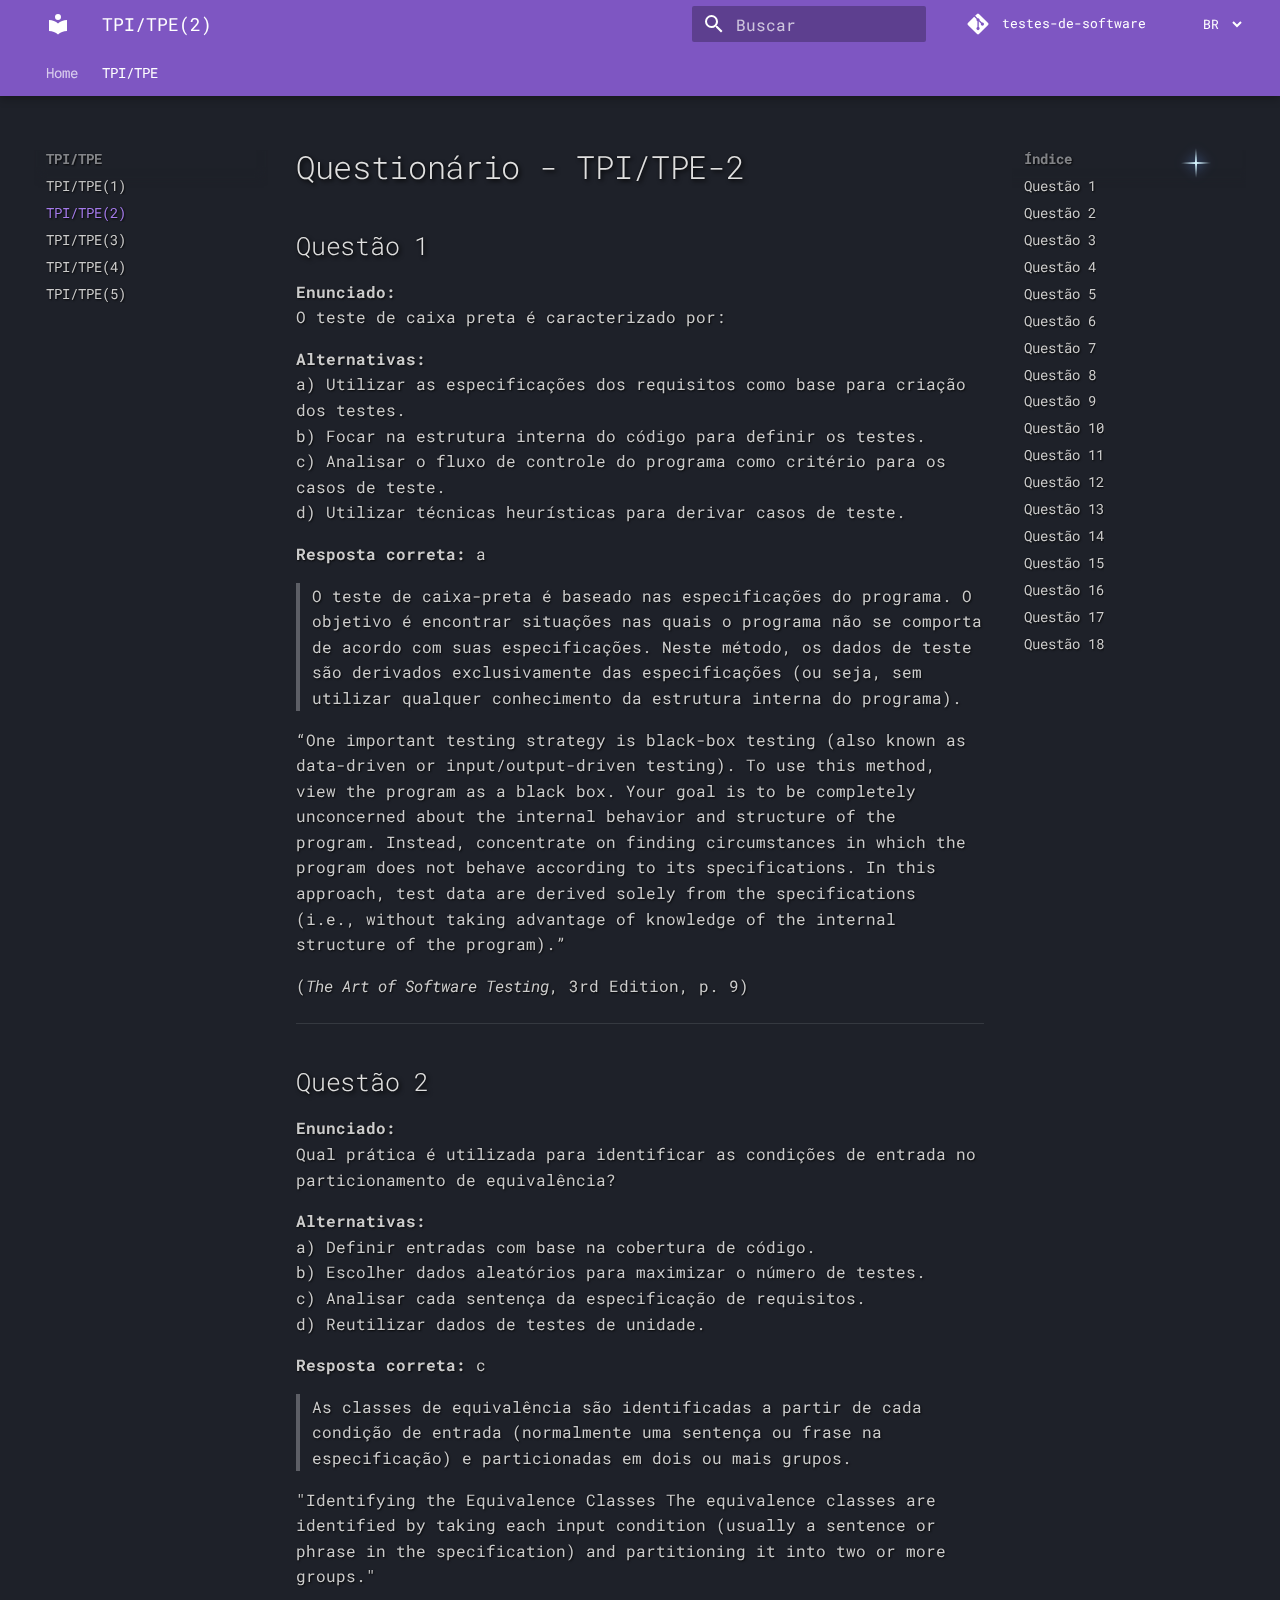
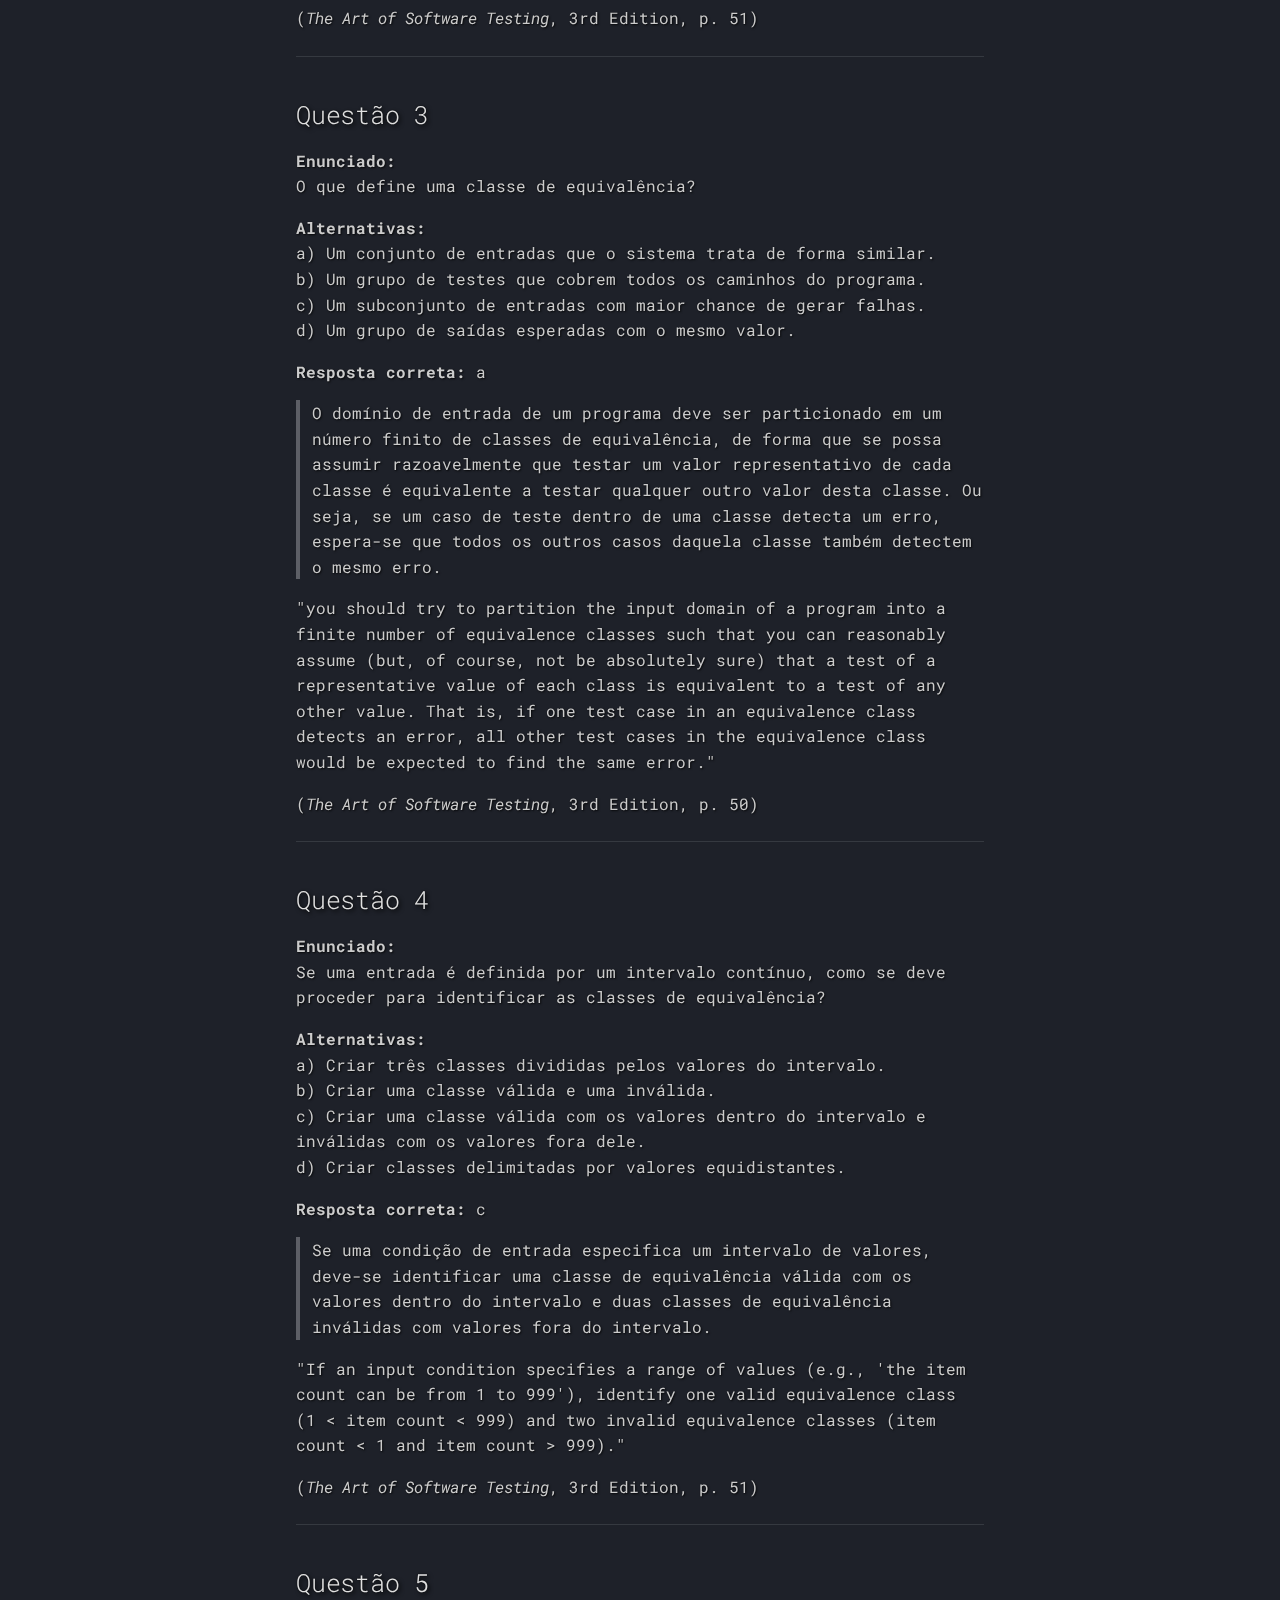
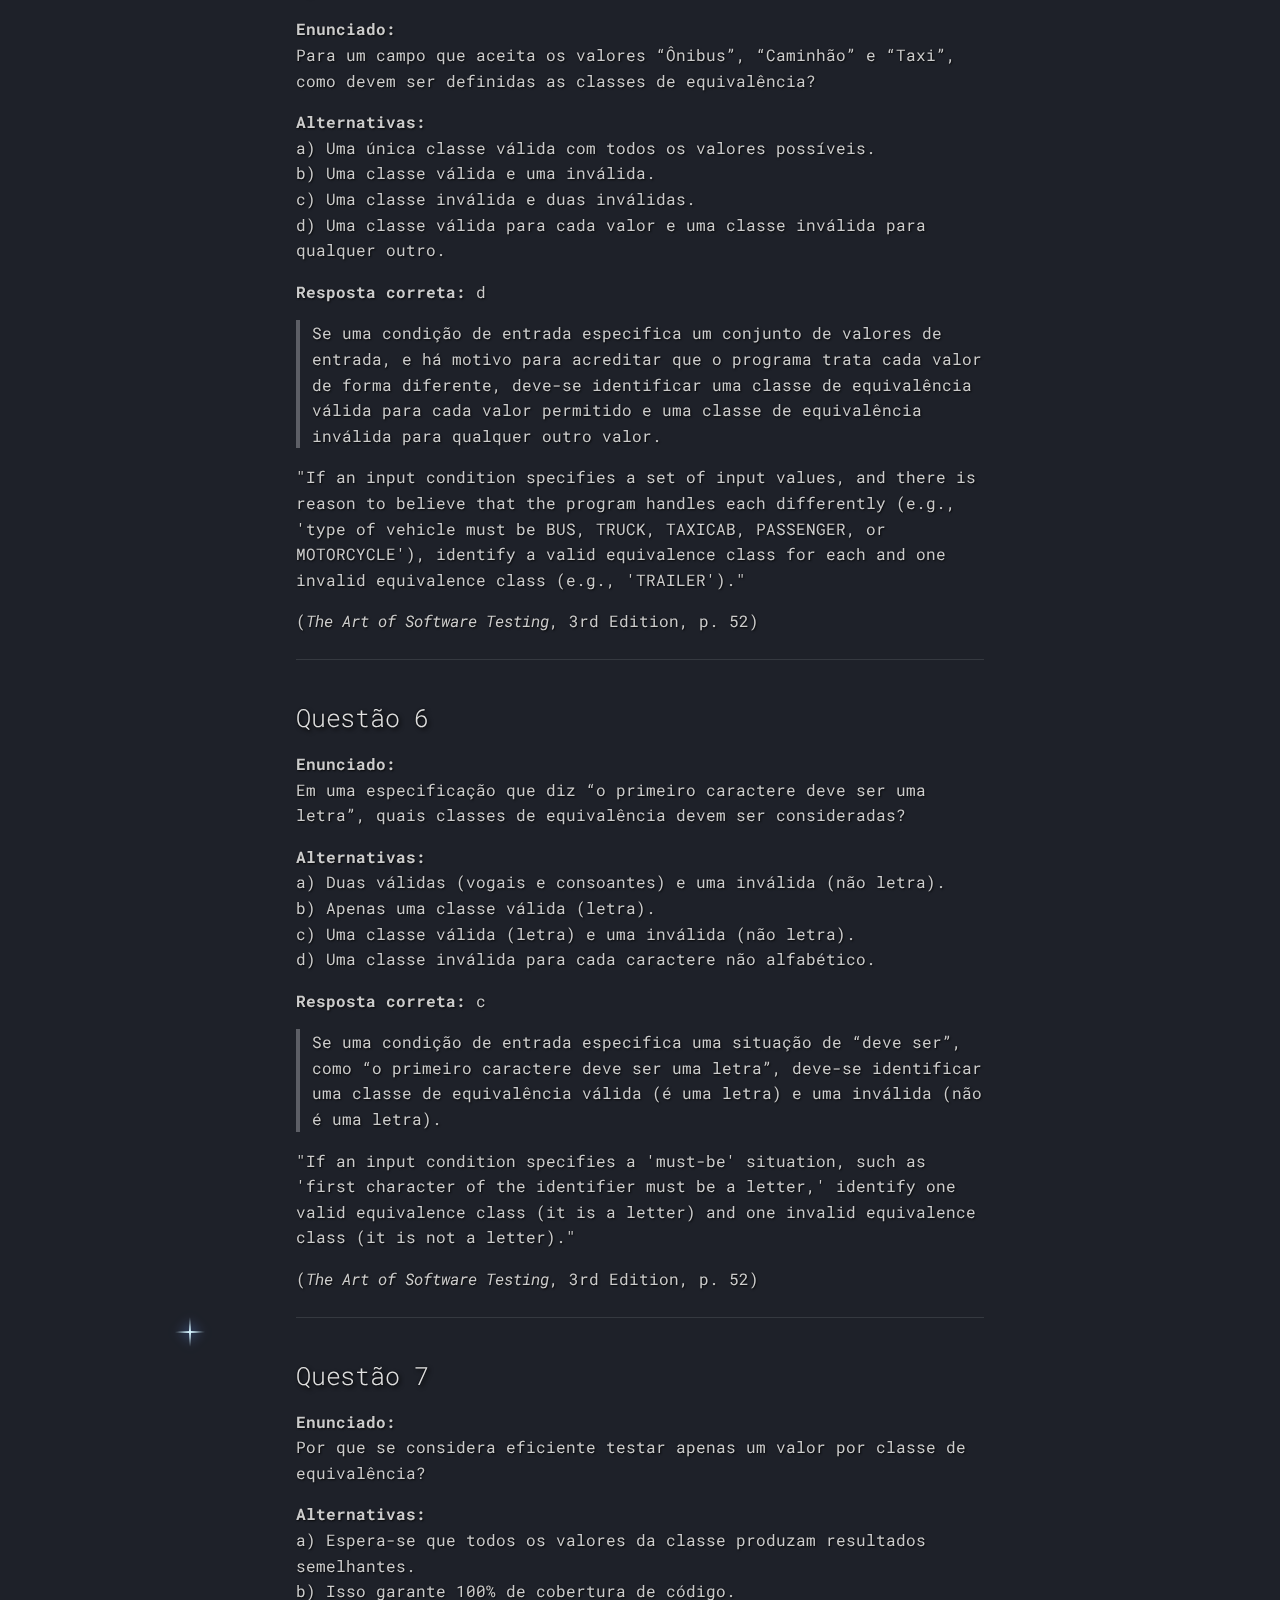
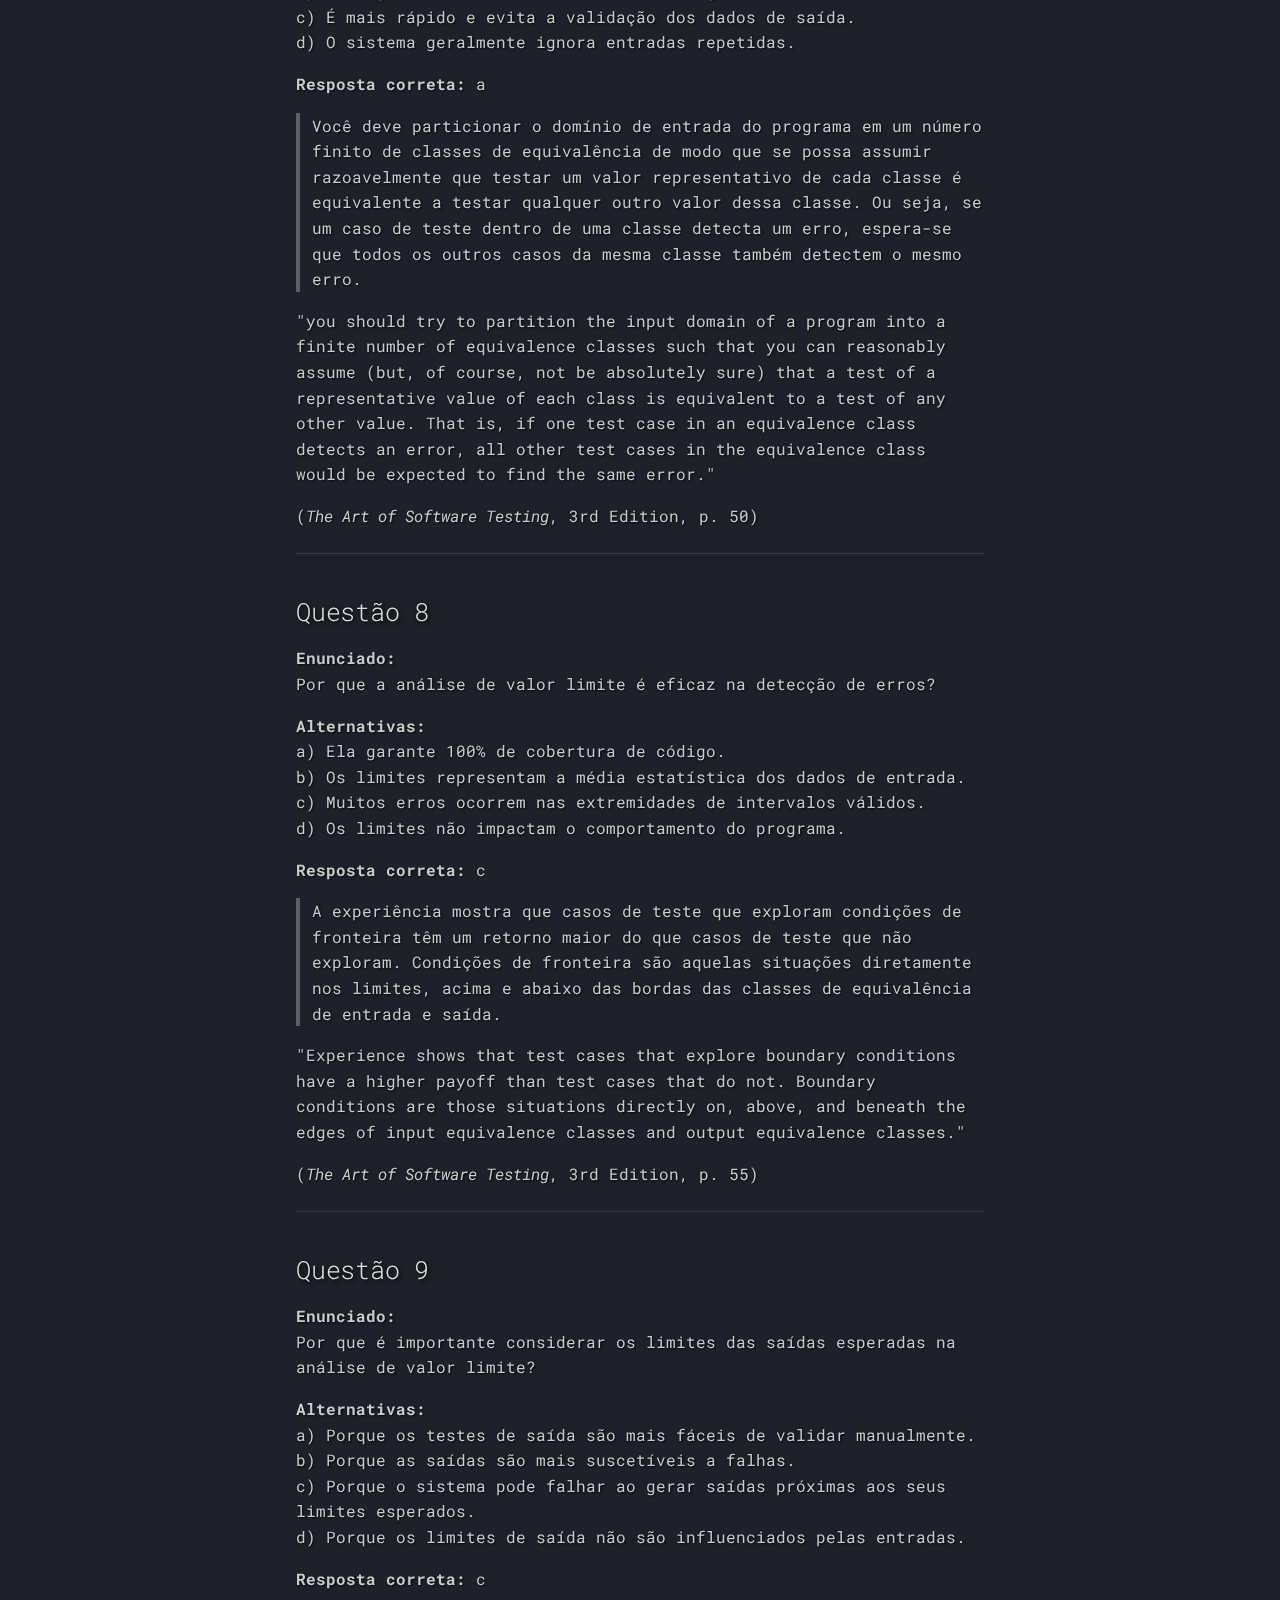
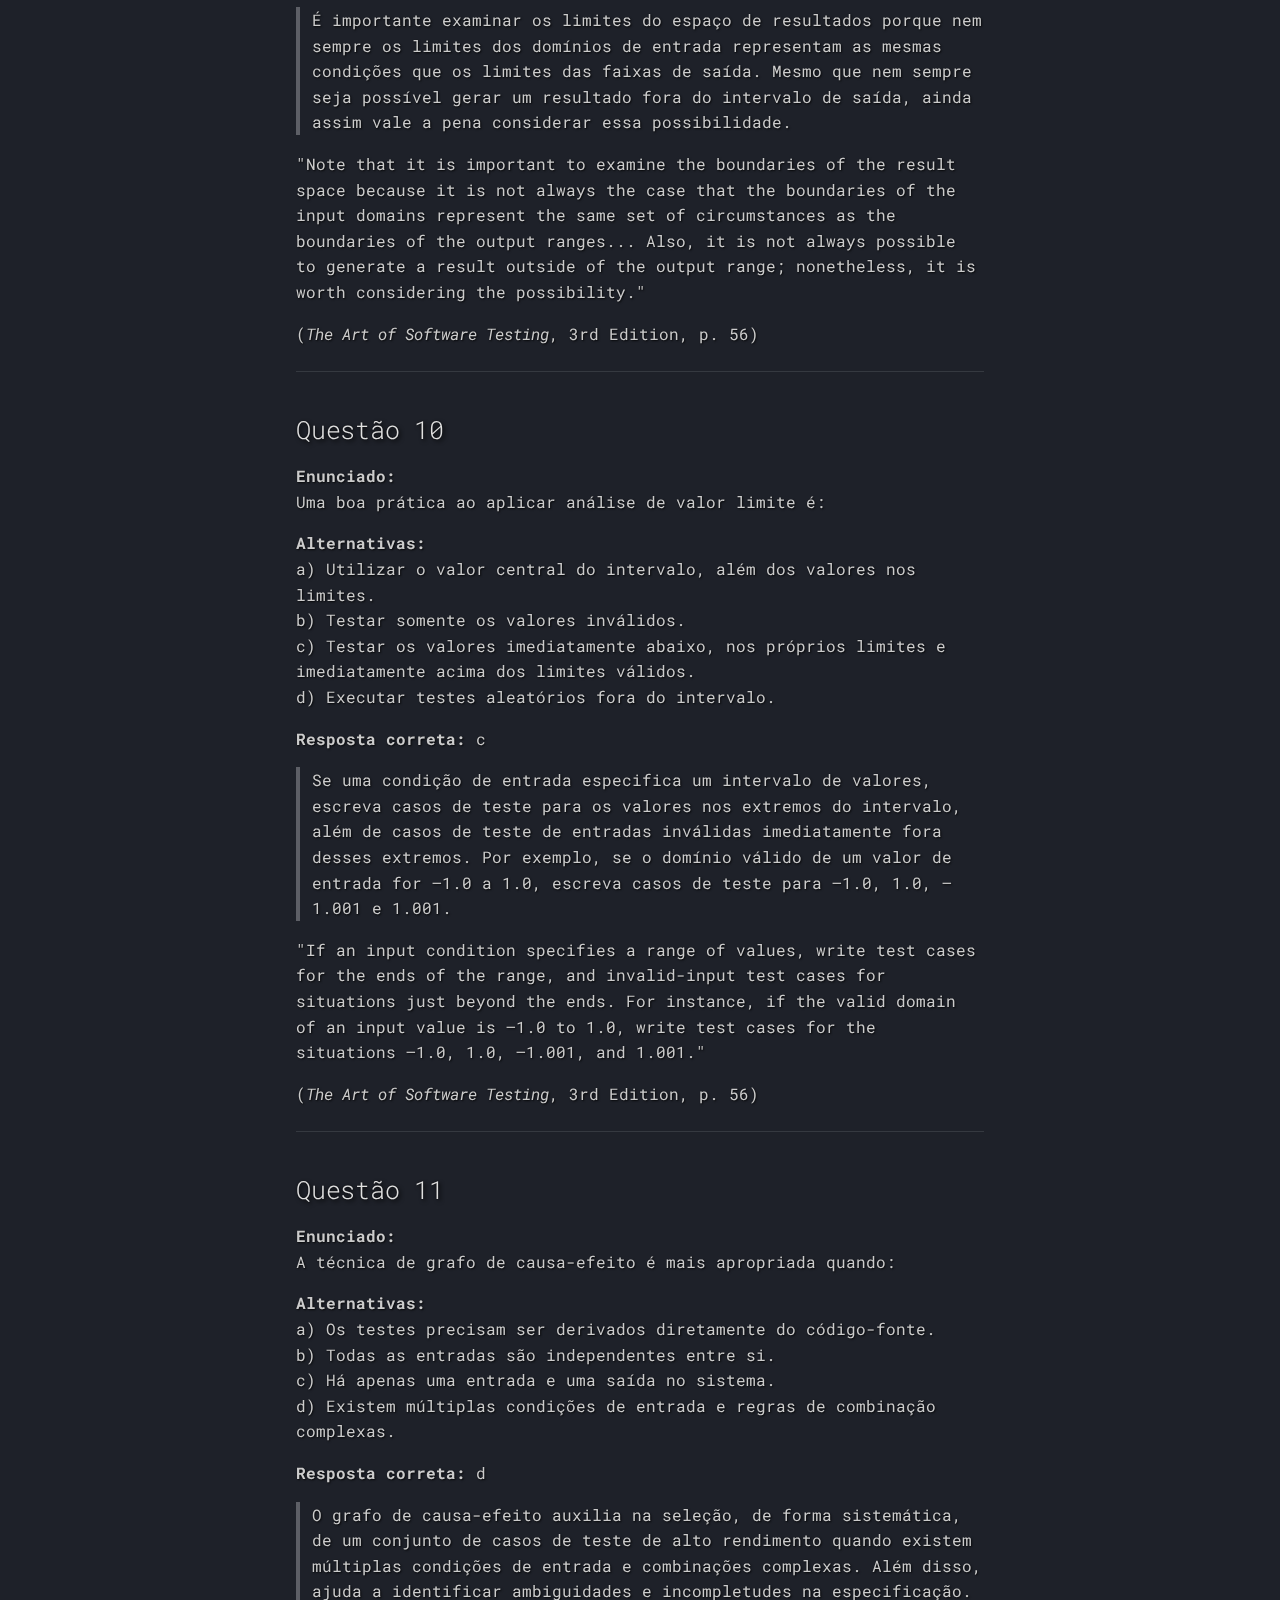
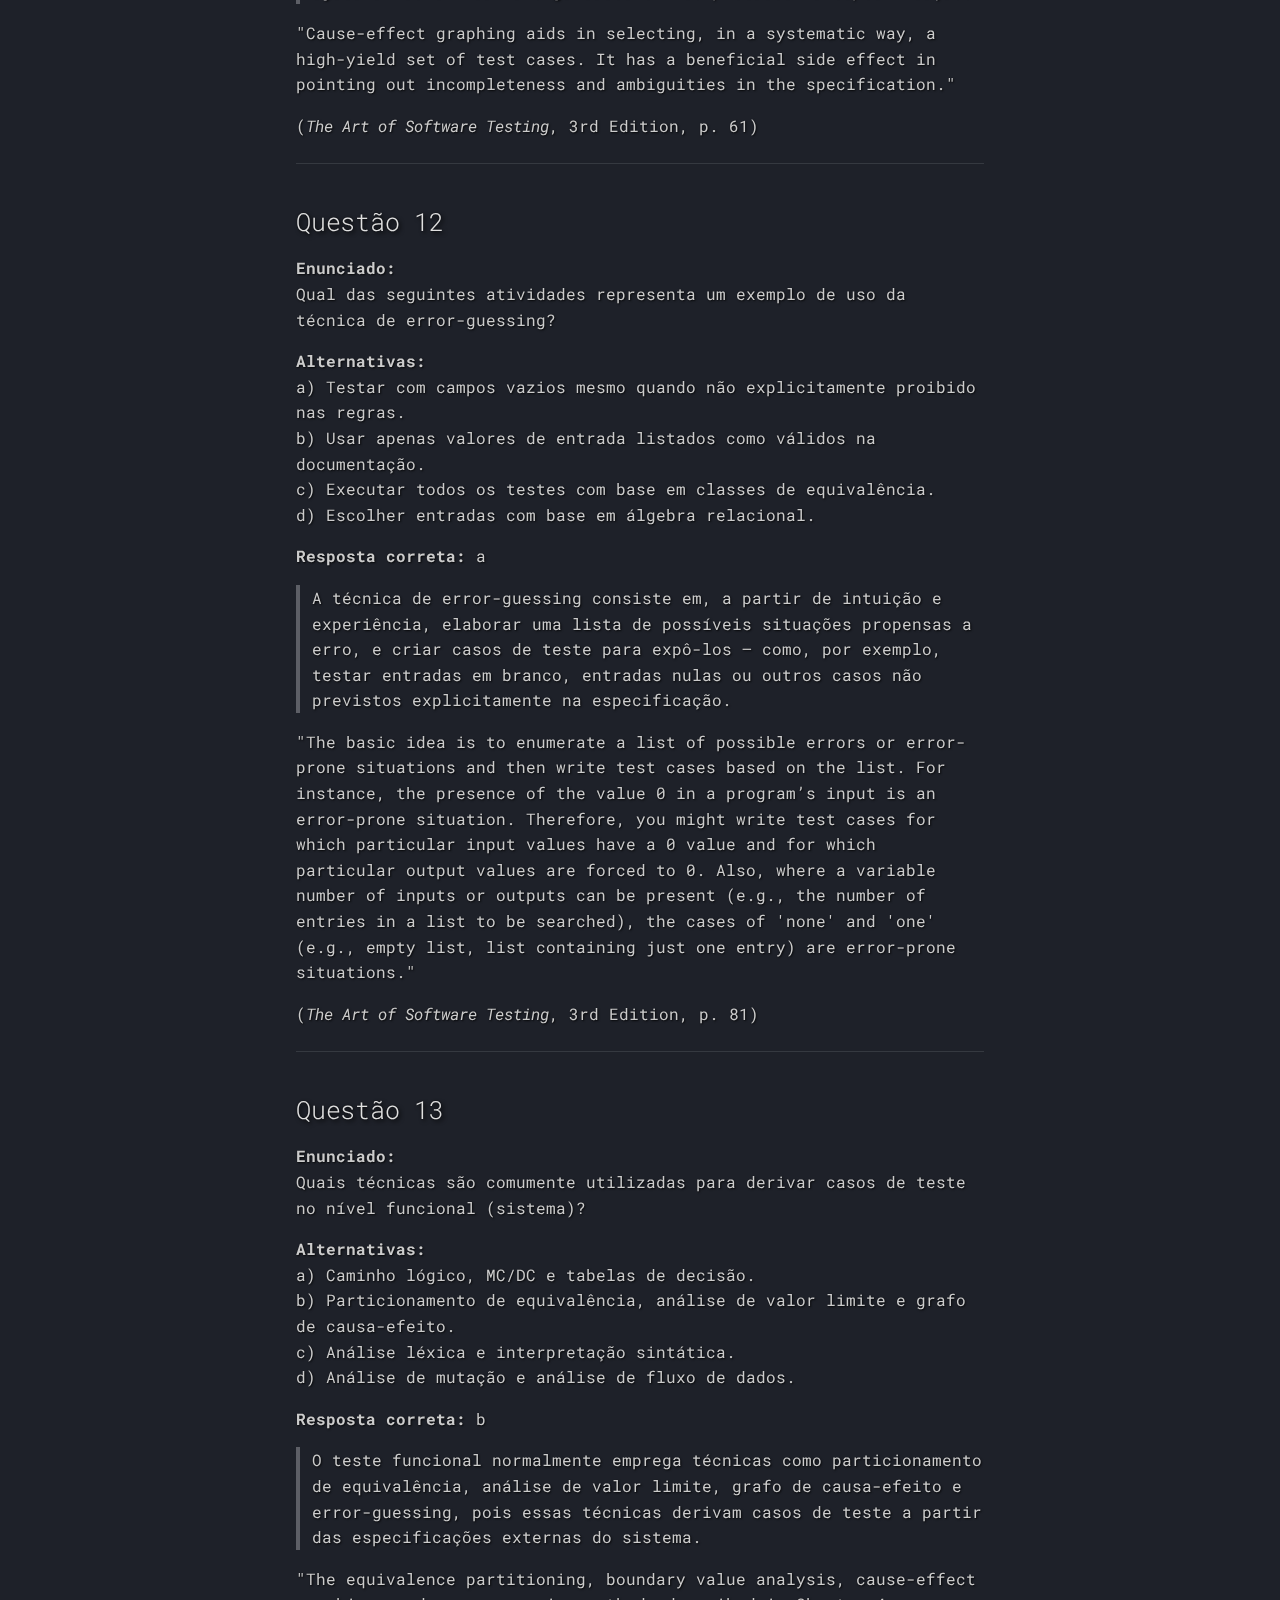
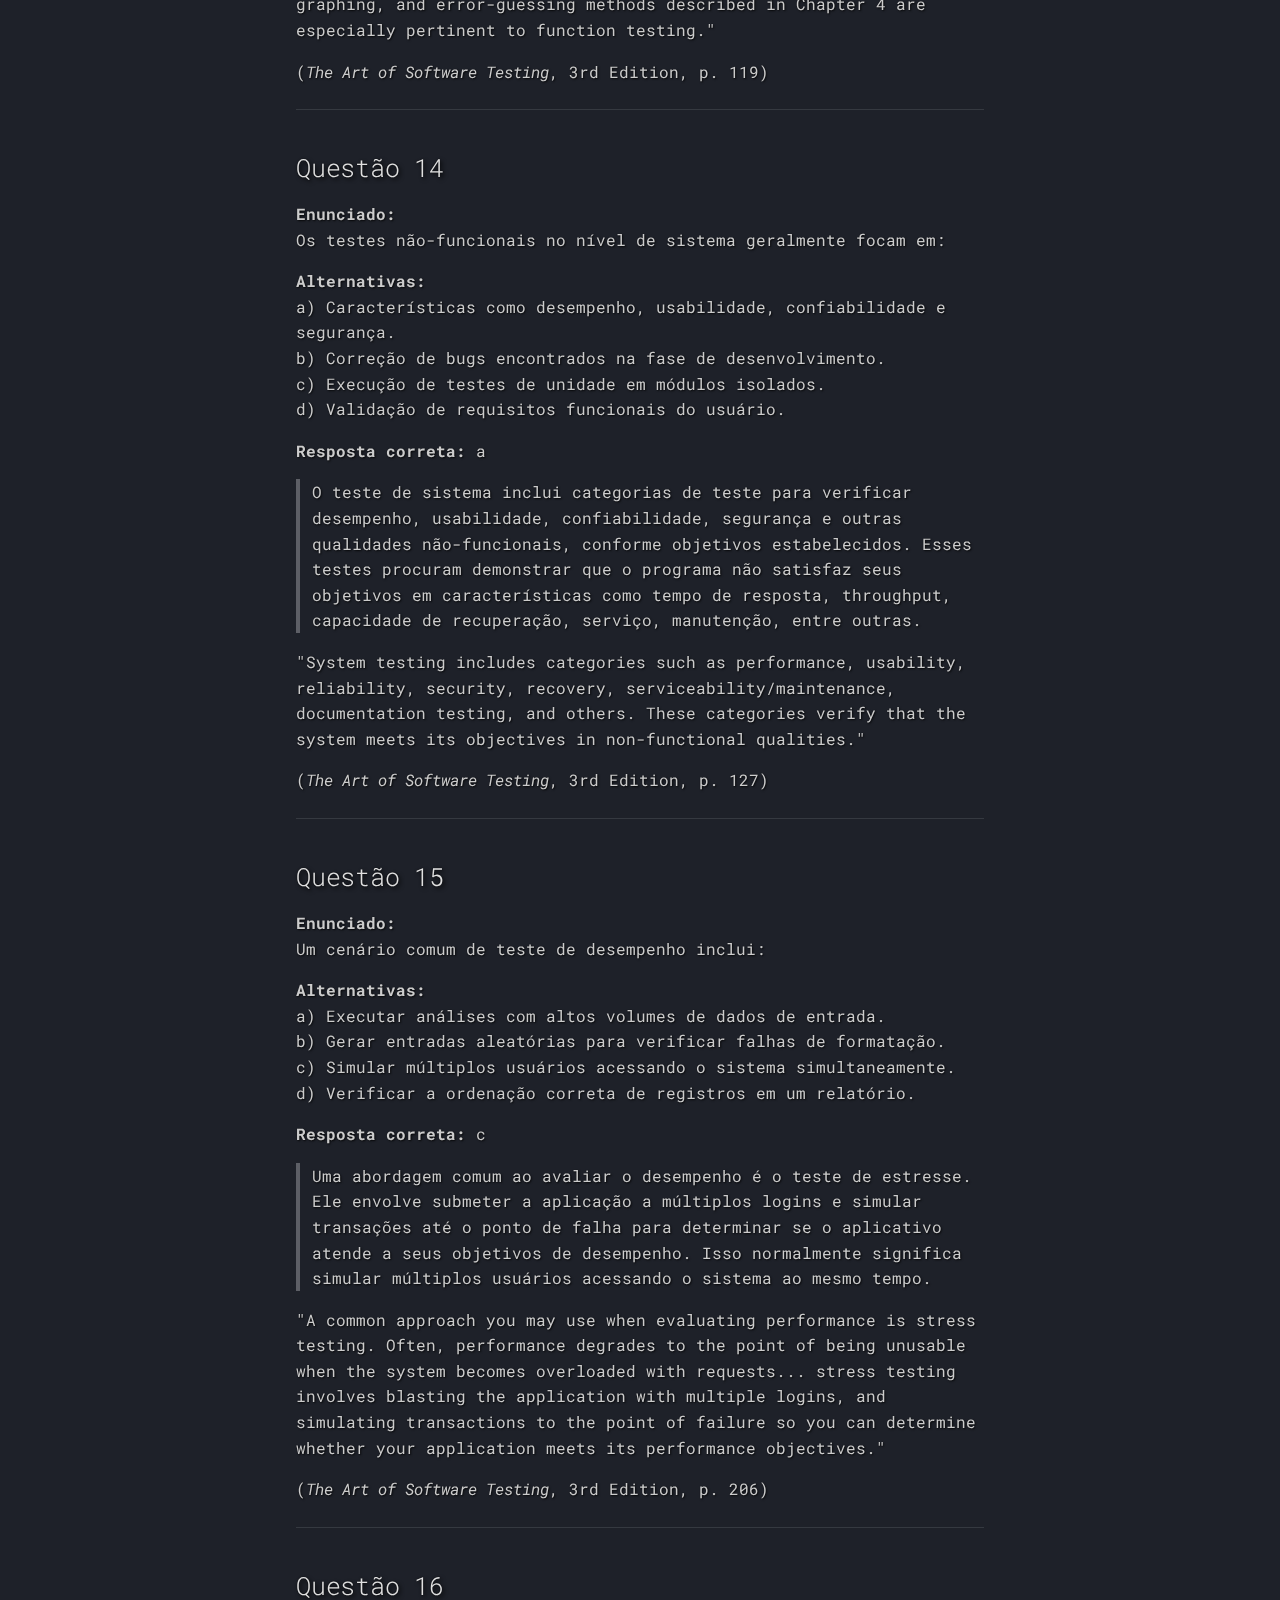
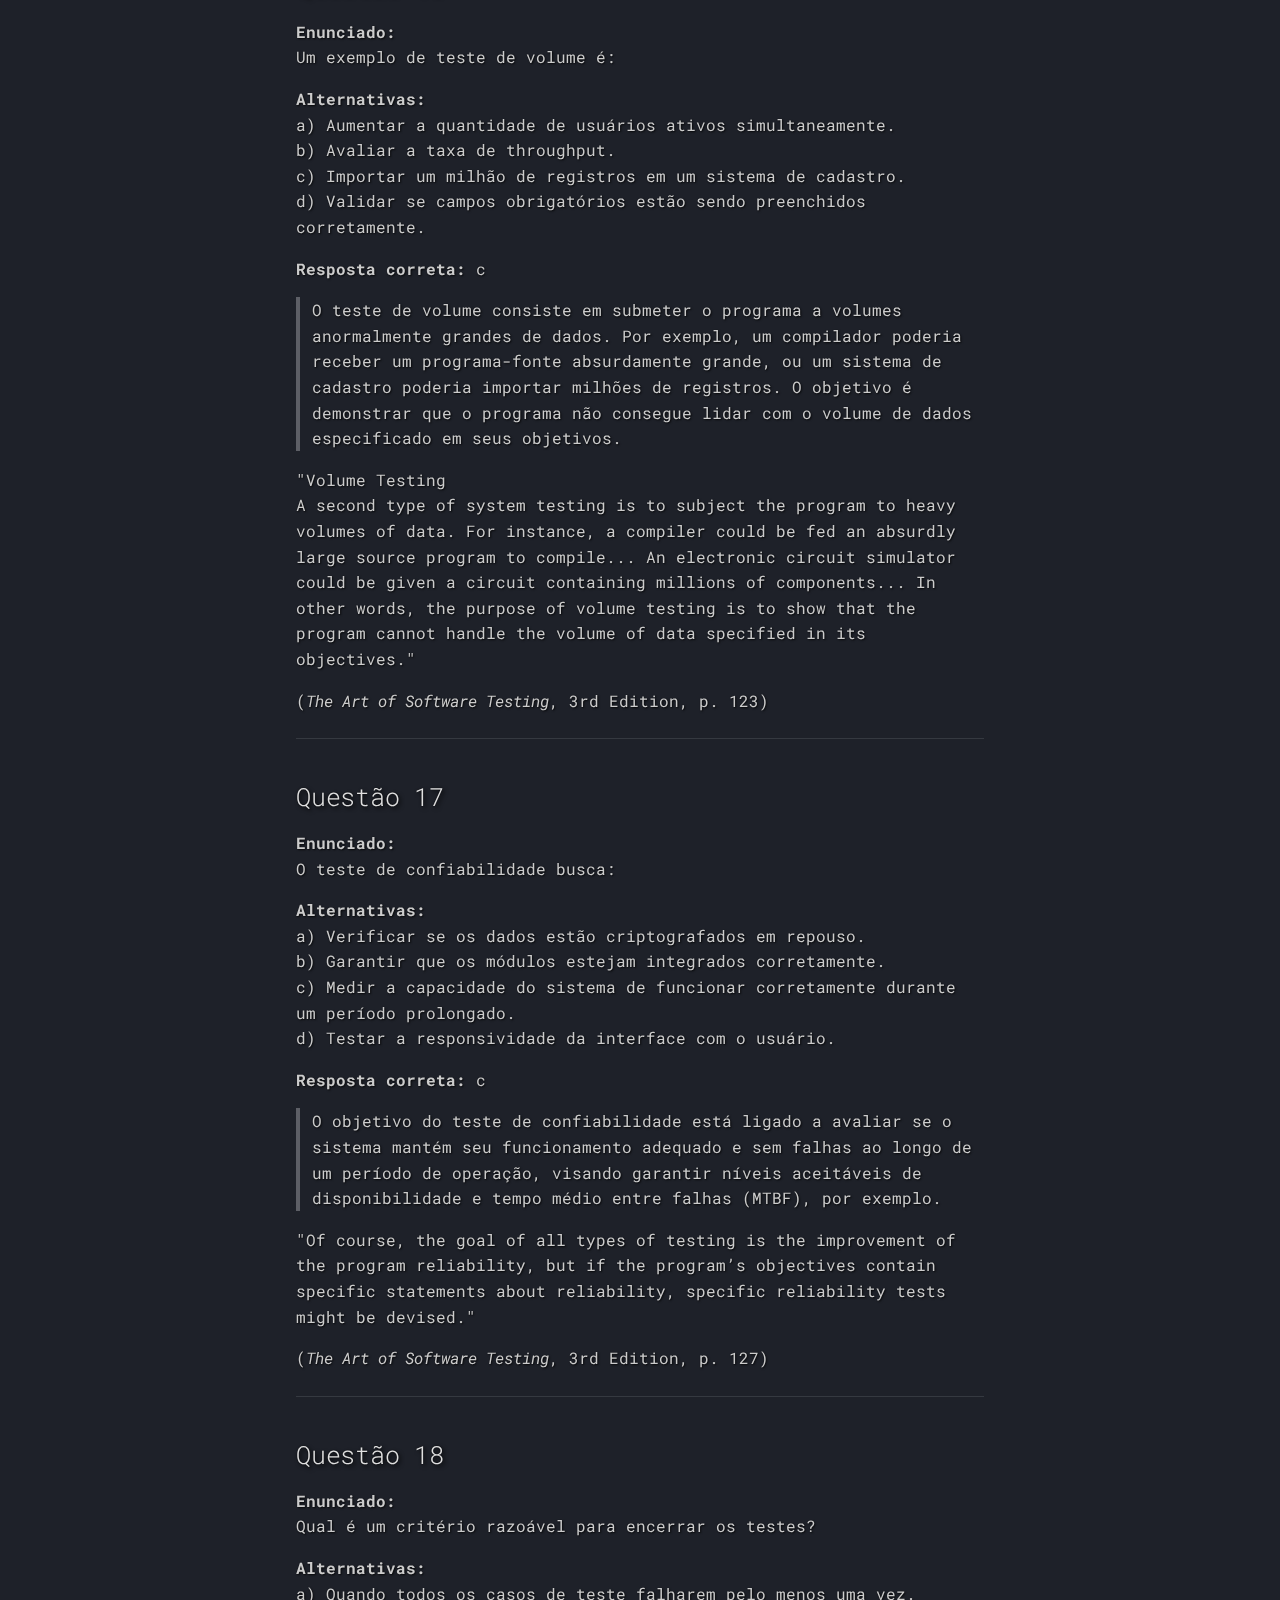
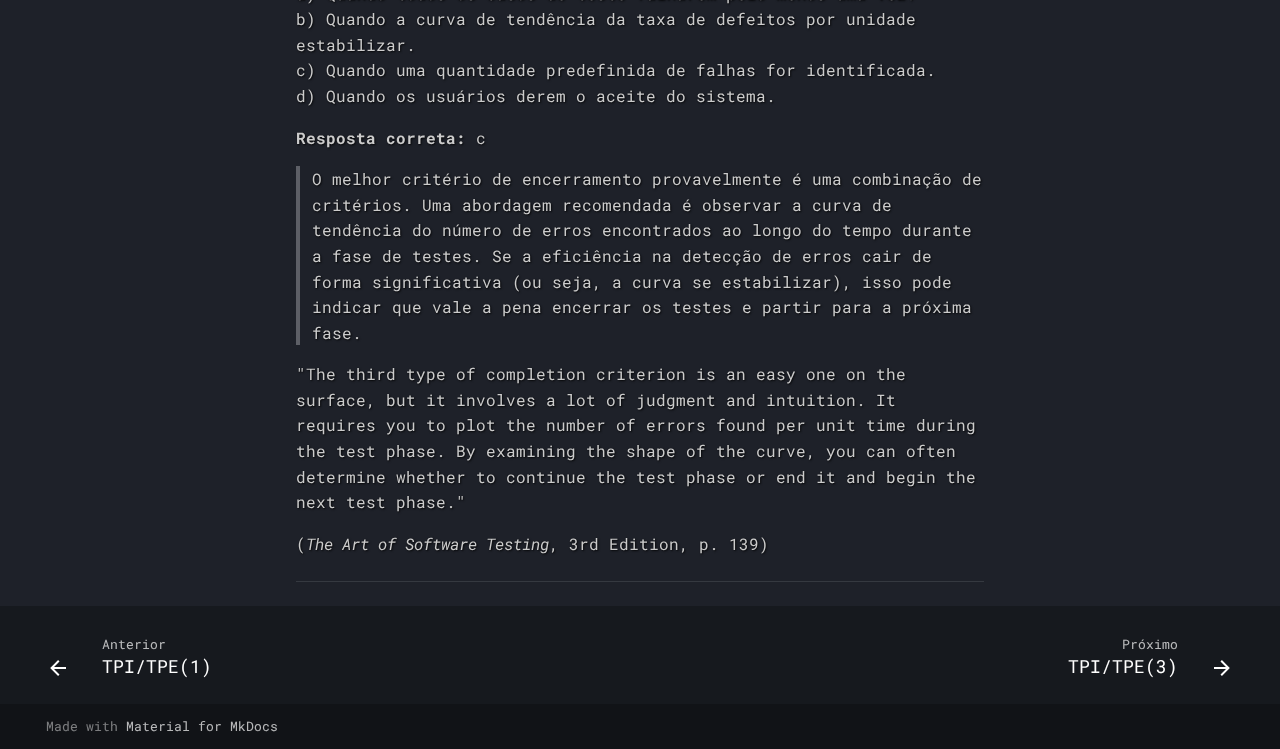
<file: tpi_tpe/tpi2_tpe2/index.html>
<!doctype html>
<html lang="pt" class="no-js">
  <head>
    
      <meta charset="utf-8">
      <meta name="viewport" content="width=device-width,initial-scale=1">
      
      
      
      
        <link rel="prev" href="../tpi1_tpe1/">
      
      
        <link rel="next" href="../tpi3_tpe3/">
      
      
      <link rel="icon" href="../../assets/images/favicon.png">
      <meta name="generator" content="mkdocs-1.6.1, mkdocs-material-9.6.15">
    
    
      
        <title>TPI/TPE(2) - Testes de Software</title>
      
    
    
      <link rel="stylesheet" href="../../assets/stylesheets/main.342714a4.min.css">
      
        
        <link rel="stylesheet" href="../../assets/stylesheets/palette.06af60db.min.css">
      
      


    
    
      
    
    
      
        
        
        <link rel="preconnect" href="https://fonts.gstatic.com" crossorigin>
        <link rel="stylesheet" href="https://fonts.googleapis.com/css?family=Roboto+Mono:300,300i,400,400i,700,700i%7CRoboto+Mono:400,400i,700,700i&display=fallback">
        <style>:root{--md-text-font:"Roboto Mono";--md-code-font:"Roboto Mono"}</style>
      
    
    
      <link rel="stylesheet" href="../../css/custom-general.css">
    
      <link rel="stylesheet" href="../../css/night-sky.css">
    
      <link rel="stylesheet" href="../../css/shooting-stars.css">
    
    <script>__md_scope=new URL("../..",location),__md_hash=e=>[...e].reduce(((e,_)=>(e<<5)-e+_.charCodeAt(0)),0),__md_get=(e,_=localStorage,t=__md_scope)=>JSON.parse(_.getItem(t.pathname+"."+e)),__md_set=(e,_,t=localStorage,a=__md_scope)=>{try{t.setItem(a.pathname+"."+e,JSON.stringify(_))}catch(e){}}</script>
    
      

    
    
    
  </head>
  
  
    
    
      
    
    
    
    
    <body dir="ltr" data-md-color-scheme="slate" data-md-color-primary="deep-purple" data-md-color-accent="deep-orange">
  
    
    <input class="md-toggle" data-md-toggle="drawer" type="checkbox" id="__drawer" autocomplete="off">
    <input class="md-toggle" data-md-toggle="search" type="checkbox" id="__search" autocomplete="off">
    <label class="md-overlay" for="__drawer"></label>
    <div data-md-component="skip">
      
        
        <a href="#questionario-tpitpe-2" class="md-skip">
          Pular para conteúdo
        </a>
      
    </div>
    <div data-md-component="announce">
      
    </div>
    
    
      

  

<header class="md-header md-header--shadow md-header--lifted" data-md-component="header">
  <nav class="md-header__inner md-grid" aria-label="Cabeçalho">
    <a href="../.." title="Testes de Software" class="md-header__button md-logo" aria-label="Testes de Software" data-md-component="logo">
      
  
  <svg xmlns="http://www.w3.org/2000/svg" viewBox="0 0 24 24"><path d="M12 8a3 3 0 0 0 3-3 3 3 0 0 0-3-3 3 3 0 0 0-3 3 3 3 0 0 0 3 3m0 3.54C9.64 9.35 6.5 8 3 8v11c3.5 0 6.64 1.35 9 3.54 2.36-2.19 5.5-3.54 9-3.54V8c-3.5 0-6.64 1.35-9 3.54"/></svg>

    </a>
    <label class="md-header__button md-icon" for="__drawer">
      
      <svg xmlns="http://www.w3.org/2000/svg" viewBox="0 0 24 24"><path d="M3 6h18v2H3zm0 5h18v2H3zm0 5h18v2H3z"/></svg>
    </label>
    <div class="md-header__title" data-md-component="header-title">
      <div class="md-header__ellipsis">
        <div class="md-header__topic">
          <span class="md-ellipsis">
            Testes de Software
          </span>
        </div>
        <div class="md-header__topic" data-md-component="header-topic">
          <span class="md-ellipsis">
            
              TPI/TPE(2)
            
          </span>
        </div>
      </div>
    </div>
    
      
        <form class="md-header__option" data-md-component="palette">
  
    
    
    
    <input class="md-option" data-md-color-media="" data-md-color-scheme="slate" data-md-color-primary="deep-purple" data-md-color-accent="deep-orange"  aria-hidden="true"  type="radio" name="__palette" id="__palette_0">
    
  
</form>
      
    
    
      <script>var palette=__md_get("__palette");if(palette&&palette.color){if("(prefers-color-scheme)"===palette.color.media){var media=matchMedia("(prefers-color-scheme: light)"),input=document.querySelector(media.matches?"[data-md-color-media='(prefers-color-scheme: light)']":"[data-md-color-media='(prefers-color-scheme: dark)']");palette.color.media=input.getAttribute("data-md-color-media"),palette.color.scheme=input.getAttribute("data-md-color-scheme"),palette.color.primary=input.getAttribute("data-md-color-primary"),palette.color.accent=input.getAttribute("data-md-color-accent")}for(var[key,value]of Object.entries(palette.color))document.body.setAttribute("data-md-color-"+key,value)}</script>
    
    
    
      
      
        <label class="md-header__button md-icon" for="__search">
          
          <svg xmlns="http://www.w3.org/2000/svg" viewBox="0 0 24 24"><path d="M9.5 3A6.5 6.5 0 0 1 16 9.5c0 1.61-.59 3.09-1.56 4.23l.27.27h.79l5 5-1.5 1.5-5-5v-.79l-.27-.27A6.52 6.52 0 0 1 9.5 16 6.5 6.5 0 0 1 3 9.5 6.5 6.5 0 0 1 9.5 3m0 2C7 5 5 7 5 9.5S7 14 9.5 14 14 12 14 9.5 12 5 9.5 5"/></svg>
        </label>
        <div class="md-search" data-md-component="search" role="dialog">
  <label class="md-search__overlay" for="__search"></label>
  <div class="md-search__inner" role="search">
    <form class="md-search__form" name="search">
      <input type="text" class="md-search__input" name="query" aria-label="Buscar" placeholder="Buscar" autocapitalize="off" autocorrect="off" autocomplete="off" spellcheck="false" data-md-component="search-query" required>
      <label class="md-search__icon md-icon" for="__search">
        
        <svg xmlns="http://www.w3.org/2000/svg" viewBox="0 0 24 24"><path d="M9.5 3A6.5 6.5 0 0 1 16 9.5c0 1.61-.59 3.09-1.56 4.23l.27.27h.79l5 5-1.5 1.5-5-5v-.79l-.27-.27A6.52 6.52 0 0 1 9.5 16 6.5 6.5 0 0 1 3 9.5 6.5 6.5 0 0 1 9.5 3m0 2C7 5 5 7 5 9.5S7 14 9.5 14 14 12 14 9.5 12 5 9.5 5"/></svg>
        
        <svg xmlns="http://www.w3.org/2000/svg" viewBox="0 0 24 24"><path d="M20 11v2H8l5.5 5.5-1.42 1.42L4.16 12l7.92-7.92L13.5 5.5 8 11z"/></svg>
      </label>
      <nav class="md-search__options" aria-label="Pesquisar">
        
        <button type="reset" class="md-search__icon md-icon" title="Limpar" aria-label="Limpar" tabindex="-1">
          
          <svg xmlns="http://www.w3.org/2000/svg" viewBox="0 0 24 24"><path d="M19 6.41 17.59 5 12 10.59 6.41 5 5 6.41 10.59 12 5 17.59 6.41 19 12 13.41 17.59 19 19 17.59 13.41 12z"/></svg>
        </button>
      </nav>
      
        <div class="md-search__suggest" data-md-component="search-suggest"></div>
      
    </form>
    <div class="md-search__output">
      <div class="md-search__scrollwrap" tabindex="0" data-md-scrollfix>
        <div class="md-search-result" data-md-component="search-result">
          <div class="md-search-result__meta">
            Inicializando busca
          </div>
          <ol class="md-search-result__list" role="presentation"></ol>
        </div>
      </div>
    </div>
  </div>
</div>
      
    
    
      <div class="md-header__source">
        <a href="https://github.com/arthurrochamoreira/Testes-de-Software" title="Ir para repositório" class="md-source" data-md-component="source">
  <div class="md-source__icon md-icon">
    
    <svg xmlns="http://www.w3.org/2000/svg" viewBox="0 0 448 512"><!--! Font Awesome Free 6.7.2 by @fontawesome - https://fontawesome.com License - https://fontawesome.com/license/free (Icons: CC BY 4.0, Fonts: SIL OFL 1.1, Code: MIT License) Copyright 2024 Fonticons, Inc.--><path d="M439.55 236.05 244 40.45a28.87 28.87 0 0 0-40.81 0l-40.66 40.63 51.52 51.52c27.06-9.14 52.68 16.77 43.39 43.68l49.66 49.66c34.23-11.8 61.18 31 35.47 56.69-26.49 26.49-70.21-2.87-56-37.34L240.22 199v121.85c25.3 12.54 22.26 41.85 9.08 55a34.34 34.34 0 0 1-48.55 0c-17.57-17.6-11.07-46.91 11.25-56v-123c-20.8-8.51-24.6-30.74-18.64-45L142.57 101 8.45 235.14a28.86 28.86 0 0 0 0 40.81l195.61 195.6a28.86 28.86 0 0 0 40.8 0l194.69-194.69a28.86 28.86 0 0 0 0-40.81"/></svg>
  </div>
  <div class="md-source__repository">
    testes-de-software
  </div>
</a>
      </div>
    
  </nav>
  
    
      
<nav class="md-tabs" aria-label="Abas" data-md-component="tabs">
  <div class="md-grid">
    <ul class="md-tabs__list">
      
        
  
  
  
  
    <li class="md-tabs__item">
      <a href="../.." class="md-tabs__link">
        
  
  
    
  
  Home

      </a>
    </li>
  

      
        
  
  
  
    
  
  
    
    
      <li class="md-tabs__item md-tabs__item--active">
        <a href="../tpi1_tpe1/" class="md-tabs__link">
          
  
  
  TPI/TPE

        </a>
      </li>
    
  

      
    </ul>
  </div>
</nav>
    
  
</header>
    
    <div class="md-container" data-md-component="container">
      
      
        
      
      <main class="md-main" data-md-component="main">
        <div class="md-main__inner md-grid">
          
            
              
              <div class="md-sidebar md-sidebar--primary" data-md-component="sidebar" data-md-type="navigation" >
                <div class="md-sidebar__scrollwrap">
                  <div class="md-sidebar__inner">
                    


  


<nav class="md-nav md-nav--primary md-nav--lifted" aria-label="Navegação" data-md-level="0">
  <label class="md-nav__title" for="__drawer">
    <a href="../.." title="Testes de Software" class="md-nav__button md-logo" aria-label="Testes de Software" data-md-component="logo">
      
  
  <svg xmlns="http://www.w3.org/2000/svg" viewBox="0 0 24 24"><path d="M12 8a3 3 0 0 0 3-3 3 3 0 0 0-3-3 3 3 0 0 0-3 3 3 3 0 0 0 3 3m0 3.54C9.64 9.35 6.5 8 3 8v11c3.5 0 6.64 1.35 9 3.54 2.36-2.19 5.5-3.54 9-3.54V8c-3.5 0-6.64 1.35-9 3.54"/></svg>

    </a>
    Testes de Software
  </label>
  
    <div class="md-nav__source">
      <a href="https://github.com/arthurrochamoreira/Testes-de-Software" title="Ir para repositório" class="md-source" data-md-component="source">
  <div class="md-source__icon md-icon">
    
    <svg xmlns="http://www.w3.org/2000/svg" viewBox="0 0 448 512"><!--! Font Awesome Free 6.7.2 by @fontawesome - https://fontawesome.com License - https://fontawesome.com/license/free (Icons: CC BY 4.0, Fonts: SIL OFL 1.1, Code: MIT License) Copyright 2024 Fonticons, Inc.--><path d="M439.55 236.05 244 40.45a28.87 28.87 0 0 0-40.81 0l-40.66 40.63 51.52 51.52c27.06-9.14 52.68 16.77 43.39 43.68l49.66 49.66c34.23-11.8 61.18 31 35.47 56.69-26.49 26.49-70.21-2.87-56-37.34L240.22 199v121.85c25.3 12.54 22.26 41.85 9.08 55a34.34 34.34 0 0 1-48.55 0c-17.57-17.6-11.07-46.91 11.25-56v-123c-20.8-8.51-24.6-30.74-18.64-45L142.57 101 8.45 235.14a28.86 28.86 0 0 0 0 40.81l195.61 195.6a28.86 28.86 0 0 0 40.8 0l194.69-194.69a28.86 28.86 0 0 0 0-40.81"/></svg>
  </div>
  <div class="md-source__repository">
    testes-de-software
  </div>
</a>
    </div>
  
  <ul class="md-nav__list" data-md-scrollfix>
    
      
      
  
  
  
  
    <li class="md-nav__item">
      <a href="../.." class="md-nav__link">
        
  
  
  <span class="md-ellipsis">
    Home
    
  </span>
  

      </a>
    </li>
  

    
      
      
  
  
    
  
  
  
    
    
    
    
      
        
        
      
      
        
      
    
    
    <li class="md-nav__item md-nav__item--active md-nav__item--section md-nav__item--nested">
      
        
        
        <input class="md-nav__toggle md-toggle " type="checkbox" id="__nav_2" checked>
        
          
          <label class="md-nav__link" for="__nav_2" id="__nav_2_label" tabindex="">
            
  
  
  <span class="md-ellipsis">
    TPI/TPE
    
  </span>
  

            <span class="md-nav__icon md-icon"></span>
          </label>
        
        <nav class="md-nav" data-md-level="1" aria-labelledby="__nav_2_label" aria-expanded="true">
          <label class="md-nav__title" for="__nav_2">
            <span class="md-nav__icon md-icon"></span>
            TPI/TPE
          </label>
          <ul class="md-nav__list" data-md-scrollfix>
            
              
                
  
  
  
  
    <li class="md-nav__item">
      <a href="../tpi1_tpe1/" class="md-nav__link">
        
  
  
  <span class="md-ellipsis">
    TPI/TPE(1)
    
  </span>
  

      </a>
    </li>
  

              
            
              
                
  
  
    
  
  
  
    <li class="md-nav__item md-nav__item--active">
      
      <input class="md-nav__toggle md-toggle" type="checkbox" id="__toc">
      
      
        
      
      
        <label class="md-nav__link md-nav__link--active" for="__toc">
          
  
  
  <span class="md-ellipsis">
    TPI/TPE(2)
    
  </span>
  

          <span class="md-nav__icon md-icon"></span>
        </label>
      
      <a href="./" class="md-nav__link md-nav__link--active">
        
  
  
  <span class="md-ellipsis">
    TPI/TPE(2)
    
  </span>
  

      </a>
      
        

<nav class="md-nav md-nav--secondary" aria-label="Índice">
  
  
  
    
  
  
    <label class="md-nav__title" for="__toc">
      <span class="md-nav__icon md-icon"></span>
      Índice
    </label>
    <ul class="md-nav__list" data-md-component="toc" data-md-scrollfix>
      
        <li class="md-nav__item">
  <a href="#questao-1" class="md-nav__link">
    <span class="md-ellipsis">
      Questão 1
    </span>
  </a>
  
</li>
      
        <li class="md-nav__item">
  <a href="#questao-2" class="md-nav__link">
    <span class="md-ellipsis">
      Questão 2
    </span>
  </a>
  
</li>
      
        <li class="md-nav__item">
  <a href="#questao-3" class="md-nav__link">
    <span class="md-ellipsis">
      Questão 3
    </span>
  </a>
  
</li>
      
        <li class="md-nav__item">
  <a href="#questao-4" class="md-nav__link">
    <span class="md-ellipsis">
      Questão 4
    </span>
  </a>
  
</li>
      
        <li class="md-nav__item">
  <a href="#questao-5" class="md-nav__link">
    <span class="md-ellipsis">
      Questão 5
    </span>
  </a>
  
</li>
      
        <li class="md-nav__item">
  <a href="#questao-6" class="md-nav__link">
    <span class="md-ellipsis">
      Questão 6
    </span>
  </a>
  
</li>
      
        <li class="md-nav__item">
  <a href="#questao-7" class="md-nav__link">
    <span class="md-ellipsis">
      Questão 7
    </span>
  </a>
  
</li>
      
        <li class="md-nav__item">
  <a href="#questao-8" class="md-nav__link">
    <span class="md-ellipsis">
      Questão 8
    </span>
  </a>
  
</li>
      
        <li class="md-nav__item">
  <a href="#questao-9" class="md-nav__link">
    <span class="md-ellipsis">
      Questão 9
    </span>
  </a>
  
</li>
      
        <li class="md-nav__item">
  <a href="#questao-10" class="md-nav__link">
    <span class="md-ellipsis">
      Questão 10
    </span>
  </a>
  
</li>
      
        <li class="md-nav__item">
  <a href="#questao-11" class="md-nav__link">
    <span class="md-ellipsis">
      Questão 11
    </span>
  </a>
  
</li>
      
        <li class="md-nav__item">
  <a href="#questao-12" class="md-nav__link">
    <span class="md-ellipsis">
      Questão 12
    </span>
  </a>
  
</li>
      
        <li class="md-nav__item">
  <a href="#questao-13" class="md-nav__link">
    <span class="md-ellipsis">
      Questão 13
    </span>
  </a>
  
</li>
      
        <li class="md-nav__item">
  <a href="#questao-14" class="md-nav__link">
    <span class="md-ellipsis">
      Questão 14
    </span>
  </a>
  
</li>
      
        <li class="md-nav__item">
  <a href="#questao-15" class="md-nav__link">
    <span class="md-ellipsis">
      Questão 15
    </span>
  </a>
  
</li>
      
        <li class="md-nav__item">
  <a href="#questao-16" class="md-nav__link">
    <span class="md-ellipsis">
      Questão 16
    </span>
  </a>
  
</li>
      
        <li class="md-nav__item">
  <a href="#questao-17" class="md-nav__link">
    <span class="md-ellipsis">
      Questão 17
    </span>
  </a>
  
</li>
      
        <li class="md-nav__item">
  <a href="#questao-18" class="md-nav__link">
    <span class="md-ellipsis">
      Questão 18
    </span>
  </a>
  
</li>
      
    </ul>
  
</nav>
      
    </li>
  

              
            
              
                
  
  
  
  
    <li class="md-nav__item">
      <a href="../tpi3_tpe3/" class="md-nav__link">
        
  
  
  <span class="md-ellipsis">
    TPI/TPE(3)
    
  </span>
  

      </a>
    </li>
  

              
            
              
                
  
  
  
  
    <li class="md-nav__item">
      <a href="../tpi4_tpe4/" class="md-nav__link">
        
  
  
  <span class="md-ellipsis">
    TPI/TPE(4)
    
  </span>
  

      </a>
    </li>
  

              
            
              
                
  
  
  
  
    <li class="md-nav__item">
      <a href="../tpi5_tpe5/" class="md-nav__link">
        
  
  
  <span class="md-ellipsis">
    TPI/TPE(5)
    
  </span>
  

      </a>
    </li>
  

              
            
          </ul>
        </nav>
      
    </li>
  

    
  </ul>
</nav>
                  </div>
                </div>
              </div>
            
            
              
              <div class="md-sidebar md-sidebar--secondary" data-md-component="sidebar" data-md-type="toc" >
                <div class="md-sidebar__scrollwrap">
                  <div class="md-sidebar__inner">
                    

<nav class="md-nav md-nav--secondary" aria-label="Índice">
  
  
  
    
  
  
    <label class="md-nav__title" for="__toc">
      <span class="md-nav__icon md-icon"></span>
      Índice
    </label>
    <ul class="md-nav__list" data-md-component="toc" data-md-scrollfix>
      
        <li class="md-nav__item">
  <a href="#questao-1" class="md-nav__link">
    <span class="md-ellipsis">
      Questão 1
    </span>
  </a>
  
</li>
      
        <li class="md-nav__item">
  <a href="#questao-2" class="md-nav__link">
    <span class="md-ellipsis">
      Questão 2
    </span>
  </a>
  
</li>
      
        <li class="md-nav__item">
  <a href="#questao-3" class="md-nav__link">
    <span class="md-ellipsis">
      Questão 3
    </span>
  </a>
  
</li>
      
        <li class="md-nav__item">
  <a href="#questao-4" class="md-nav__link">
    <span class="md-ellipsis">
      Questão 4
    </span>
  </a>
  
</li>
      
        <li class="md-nav__item">
  <a href="#questao-5" class="md-nav__link">
    <span class="md-ellipsis">
      Questão 5
    </span>
  </a>
  
</li>
      
        <li class="md-nav__item">
  <a href="#questao-6" class="md-nav__link">
    <span class="md-ellipsis">
      Questão 6
    </span>
  </a>
  
</li>
      
        <li class="md-nav__item">
  <a href="#questao-7" class="md-nav__link">
    <span class="md-ellipsis">
      Questão 7
    </span>
  </a>
  
</li>
      
        <li class="md-nav__item">
  <a href="#questao-8" class="md-nav__link">
    <span class="md-ellipsis">
      Questão 8
    </span>
  </a>
  
</li>
      
        <li class="md-nav__item">
  <a href="#questao-9" class="md-nav__link">
    <span class="md-ellipsis">
      Questão 9
    </span>
  </a>
  
</li>
      
        <li class="md-nav__item">
  <a href="#questao-10" class="md-nav__link">
    <span class="md-ellipsis">
      Questão 10
    </span>
  </a>
  
</li>
      
        <li class="md-nav__item">
  <a href="#questao-11" class="md-nav__link">
    <span class="md-ellipsis">
      Questão 11
    </span>
  </a>
  
</li>
      
        <li class="md-nav__item">
  <a href="#questao-12" class="md-nav__link">
    <span class="md-ellipsis">
      Questão 12
    </span>
  </a>
  
</li>
      
        <li class="md-nav__item">
  <a href="#questao-13" class="md-nav__link">
    <span class="md-ellipsis">
      Questão 13
    </span>
  </a>
  
</li>
      
        <li class="md-nav__item">
  <a href="#questao-14" class="md-nav__link">
    <span class="md-ellipsis">
      Questão 14
    </span>
  </a>
  
</li>
      
        <li class="md-nav__item">
  <a href="#questao-15" class="md-nav__link">
    <span class="md-ellipsis">
      Questão 15
    </span>
  </a>
  
</li>
      
        <li class="md-nav__item">
  <a href="#questao-16" class="md-nav__link">
    <span class="md-ellipsis">
      Questão 16
    </span>
  </a>
  
</li>
      
        <li class="md-nav__item">
  <a href="#questao-17" class="md-nav__link">
    <span class="md-ellipsis">
      Questão 17
    </span>
  </a>
  
</li>
      
        <li class="md-nav__item">
  <a href="#questao-18" class="md-nav__link">
    <span class="md-ellipsis">
      Questão 18
    </span>
  </a>
  
</li>
      
    </ul>
  
</nav>
                  </div>
                </div>
              </div>
            
          
          
            <div class="md-content" data-md-component="content">
              <article class="md-content__inner md-typeset">
                
                  


  
  


<h1 id="questionario-tpitpe-2">Questionário - TPI/TPE-2</h1>
<h2 id="questao-1">Questão 1</h2>
<p><strong>Enunciado:</strong><br />
O teste de caixa preta é caracterizado por:</p>
<p><strong>Alternativas:</strong><br />
a) Utilizar as especificações dos requisitos como base para criação dos testes.<br />
b) Focar na estrutura interna do código para definir os testes.<br />
c) Analisar o fluxo de controle do programa como critério para os casos de teste.<br />
d) Utilizar técnicas heurísticas para derivar casos de teste.</p>
<p><strong>Resposta correta:</strong> a</p>
<blockquote>
<p>O teste de caixa-preta é baseado nas especificações do programa. O objetivo é encontrar situações nas quais o programa não se comporta de acordo com suas especificações. Neste método, os dados de teste são derivados exclusivamente das especificações (ou seja, sem utilizar qualquer conhecimento da estrutura interna do programa).</p>
</blockquote>
<p>“One important testing strategy is black-box testing (also known as data-driven or input/output-driven testing). To use this method, view the program as a black box. Your goal is to be completely unconcerned about the internal behavior and structure of the program. Instead, concentrate on finding circumstances in which the program does not behave according to its specifications. In this approach, test data are derived solely from the specifications (i.e., without taking advantage of knowledge of the internal structure of the program).”</p>
<p>(<em>The Art of Software Testing</em>, 3rd Edition, p. 9)</p>
<hr />
<h2 id="questao-2">Questão 2</h2>
<p><strong>Enunciado:</strong><br />
Qual prática é utilizada para identificar as condições de entrada no particionamento de equivalência?</p>
<p><strong>Alternativas:</strong><br />
a) Definir entradas com base na cobertura de código.<br />
b) Escolher dados aleatórios para maximizar o número de testes.<br />
c) Analisar cada sentença da especificação de requisitos.<br />
d) Reutilizar dados de testes de unidade.</p>
<p><strong>Resposta correta:</strong> c</p>
<blockquote>
<p>As classes de equivalência são identificadas a partir de cada condição de entrada (normalmente uma sentença ou frase na especificação) e particionadas em dois ou mais grupos.</p>
</blockquote>
<p>"Identifying the Equivalence Classes The equivalence classes are identified by taking each input condition (usually a sentence or phrase in the specification) and partitioning it into two or more groups."</p>
<p>(<em>The Art of Software Testing</em>, 3rd Edition, p. 51)</p>
<hr />
<h2 id="questao-3">Questão 3</h2>
<p><strong>Enunciado:</strong><br />
O que define uma classe de equivalência?</p>
<p><strong>Alternativas:</strong><br />
a) Um conjunto de entradas que o sistema trata de forma similar.<br />
b) Um grupo de testes que cobrem todos os caminhos do programa.<br />
c) Um subconjunto de entradas com maior chance de gerar falhas.<br />
d) Um grupo de saídas esperadas com o mesmo valor.</p>
<p><strong>Resposta correta:</strong> a</p>
<blockquote>
<p>O domínio de entrada de um programa deve ser particionado em um número finito de classes de equivalência, de forma que se possa assumir razoavelmente que testar um valor representativo de cada classe é equivalente a testar qualquer outro valor desta classe. Ou seja, se um caso de teste dentro de uma classe detecta um erro, espera-se que todos os outros casos daquela classe também detectem o mesmo erro.</p>
</blockquote>
<p>"you should try to partition the input domain of a program into a finite number of equivalence classes such that you can reasonably assume (but, of course, not be absolutely sure) that a test of a representative value of each class is equivalent to a test of any other value. That is, if one test case in an equivalence class detects an error, all other test cases in the equivalence class would be expected to find the same error."</p>
<p>(<em>The Art of Software Testing</em>, 3rd Edition, p. 50)</p>
<hr />
<h2 id="questao-4">Questão 4</h2>
<p><strong>Enunciado:</strong><br />
Se uma entrada é definida por um intervalo contínuo, como se deve proceder para identificar as classes de equivalência?</p>
<p><strong>Alternativas:</strong><br />
a) Criar três classes divididas pelos valores do intervalo.<br />
b) Criar uma classe válida e uma inválida.<br />
c) Criar uma classe válida com os valores dentro do intervalo e inválidas com os valores fora dele.<br />
d) Criar classes delimitadas por valores equidistantes.</p>
<p><strong>Resposta correta:</strong> c</p>
<blockquote>
<p>Se uma condição de entrada especifica um intervalo de valores, deve-se identificar uma classe de equivalência válida com os valores dentro do intervalo e duas classes de equivalência inválidas com valores fora do intervalo.</p>
</blockquote>
<p>"If an input condition specifies a range of values (e.g., 'the item count can be from 1 to 999'), identify one valid equivalence class (1 &lt; item count &lt; 999) and two invalid equivalence classes (item count &lt; 1 and item count &gt; 999)."</p>
<p>(<em>The Art of Software Testing</em>, 3rd Edition, p. 51)</p>
<hr />
<h2 id="questao-5">Questão 5</h2>
<p><strong>Enunciado:</strong><br />
Para um campo que aceita os valores “Ônibus”, “Caminhão” e “Taxi”, como devem ser definidas as classes de equivalência?</p>
<p><strong>Alternativas:</strong><br />
a) Uma única classe válida com todos os valores possíveis.<br />
b) Uma classe válida e uma inválida.<br />
c) Uma classe inválida e duas inválidas.<br />
d) Uma classe válida para cada valor e uma classe inválida para qualquer outro.</p>
<p><strong>Resposta correta:</strong> d</p>
<blockquote>
<p>Se uma condição de entrada especifica um conjunto de valores de entrada, e há motivo para acreditar que o programa trata cada valor de forma diferente, deve-se identificar uma classe de equivalência válida para cada valor permitido e uma classe de equivalência inválida para qualquer outro valor.</p>
</blockquote>
<p>"If an input condition specifies a set of input values, and there is reason to believe that the program handles each differently (e.g., 'type of vehicle must be BUS, TRUCK, TAXICAB, PASSENGER, or MOTORCYCLE'), identify a valid equivalence class for each and one invalid equivalence class (e.g., 'TRAILER')."</p>
<p>(<em>The Art of Software Testing</em>, 3rd Edition, p. 52)</p>
<hr />
<h2 id="questao-6">Questão 6</h2>
<p><strong>Enunciado:</strong><br />
Em uma especificação que diz “o primeiro caractere deve ser uma letra”, quais classes de equivalência devem ser consideradas?</p>
<p><strong>Alternativas:</strong><br />
a) Duas válidas (vogais e consoantes) e uma inválida (não letra).<br />
b) Apenas uma classe válida (letra).<br />
c) Uma classe válida (letra) e uma inválida (não letra).<br />
d) Uma classe inválida para cada caractere não alfabético.</p>
<p><strong>Resposta correta:</strong> c</p>
<blockquote>
<p>Se uma condição de entrada especifica uma situação de “deve ser”, como “o primeiro caractere deve ser uma letra”, deve-se identificar uma classe de equivalência válida (é uma letra) e uma inválida (não é uma letra).</p>
</blockquote>
<p>"If an input condition specifies a 'must-be' situation, such as 'first character of the identifier must be a letter,' identify one valid equivalence class (it is a letter) and one invalid equivalence class (it is not a letter)."</p>
<p>(<em>The Art of Software Testing</em>, 3rd Edition, p. 52)</p>
<hr />
<h2 id="questao-7">Questão 7</h2>
<p><strong>Enunciado:</strong><br />
Por que se considera eficiente testar apenas um valor por classe de equivalência?</p>
<p><strong>Alternativas:</strong><br />
a) Espera-se que todos os valores da classe produzam resultados semelhantes.<br />
b) Isso garante 100% de cobertura de código.<br />
c) É mais rápido e evita a validação dos dados de saída.<br />
d) O sistema geralmente ignora entradas repetidas.</p>
<p><strong>Resposta correta:</strong> a</p>
<blockquote>
<p>Você deve particionar o domínio de entrada do programa em um número finito de classes de equivalência de modo que se possa assumir razoavelmente que testar um valor representativo de cada classe é equivalente a testar qualquer outro valor dessa classe. Ou seja, se um caso de teste dentro de uma classe detecta um erro, espera-se que todos os outros casos da mesma classe também detectem o mesmo erro.</p>
</blockquote>
<p>"you should try to partition the input domain of a program into a finite number of equivalence classes such that you can reasonably assume (but, of course, not be absolutely sure) that a test of a representative value of each class is equivalent to a test of any other value. That is, if one test case in an equivalence class detects an error, all other test cases in the equivalence class would be expected to find the same error."</p>
<p>(<em>The Art of Software Testing</em>, 3rd Edition, p. 50)</p>
<hr />
<h2 id="questao-8">Questão 8</h2>
<p><strong>Enunciado:</strong><br />
Por que a análise de valor limite é eficaz na detecção de erros?</p>
<p><strong>Alternativas:</strong><br />
a) Ela garante 100% de cobertura de código.<br />
b) Os limites representam a média estatística dos dados de entrada.<br />
c) Muitos erros ocorrem nas extremidades de intervalos válidos.<br />
d) Os limites não impactam o comportamento do programa.</p>
<p><strong>Resposta correta:</strong> c</p>
<blockquote>
<p>A experiência mostra que casos de teste que exploram condições de fronteira têm um retorno maior do que casos de teste que não exploram. Condições de fronteira são aquelas situações diretamente nos limites, acima e abaixo das bordas das classes de equivalência de entrada e saída.</p>
</blockquote>
<p>"Experience shows that test cases that explore boundary conditions have a higher payoff than test cases that do not. Boundary conditions are those situations directly on, above, and beneath the edges of input equivalence classes and output equivalence classes."</p>
<p>(<em>The Art of Software Testing</em>, 3rd Edition, p. 55)</p>
<hr />
<h2 id="questao-9">Questão 9</h2>
<p><strong>Enunciado:</strong><br />
Por que é importante considerar os limites das saídas esperadas na análise de valor limite?</p>
<p><strong>Alternativas:</strong><br />
a) Porque os testes de saída são mais fáceis de validar manualmente.<br />
b) Porque as saídas são mais suscetíveis a falhas.<br />
c) Porque o sistema pode falhar ao gerar saídas próximas aos seus limites esperados.<br />
d) Porque os limites de saída não são influenciados pelas entradas.</p>
<p><strong>Resposta correta:</strong> c</p>
<blockquote>
<p>É importante examinar os limites do espaço de resultados porque nem sempre os limites dos domínios de entrada representam as mesmas condições que os limites das faixas de saída. Mesmo que nem sempre seja possível gerar um resultado fora do intervalo de saída, ainda assim vale a pena considerar essa possibilidade.</p>
</blockquote>
<p>"Note that it is important to examine the boundaries of the result space because it is not always the case that the boundaries of the input domains represent the same set of circumstances as the boundaries of the output ranges... Also, it is not always possible to generate a result outside of the output range; nonetheless, it is worth considering the possibility."</p>
<p>(<em>The Art of Software Testing</em>, 3rd Edition, p. 56)</p>
<hr />
<h2 id="questao-10">Questão 10</h2>
<p><strong>Enunciado:</strong><br />
Uma boa prática ao aplicar análise de valor limite é:</p>
<p><strong>Alternativas:</strong><br />
a) Utilizar o valor central do intervalo, além dos valores nos limites.<br />
b) Testar somente os valores inválidos.<br />
c) Testar os valores imediatamente abaixo, nos próprios limites e imediatamente acima dos limites válidos.<br />
d) Executar testes aleatórios fora do intervalo.</p>
<p><strong>Resposta correta:</strong> c</p>
<blockquote>
<p>Se uma condição de entrada especifica um intervalo de valores, escreva casos de teste para os valores nos extremos do intervalo, além de casos de teste de entradas inválidas imediatamente fora desses extremos. Por exemplo, se o domínio válido de um valor de entrada for –1.0 a 1.0, escreva casos de teste para –1.0, 1.0, –1.001 e 1.001.</p>
</blockquote>
<p>"If an input condition specifies a range of values, write test cases for the ends of the range, and invalid-input test cases for situations just beyond the ends. For instance, if the valid domain of an input value is –1.0 to 1.0, write test cases for the situations –1.0, 1.0, –1.001, and 1.001."</p>
<p>(<em>The Art of Software Testing</em>, 3rd Edition, p. 56)</p>
<hr />
<h2 id="questao-11">Questão 11</h2>
<p><strong>Enunciado:</strong><br />
A técnica de grafo de causa-efeito é mais apropriada quando:</p>
<p><strong>Alternativas:</strong><br />
a) Os testes precisam ser derivados diretamente do código-fonte.<br />
b) Todas as entradas são independentes entre si.<br />
c) Há apenas uma entrada e uma saída no sistema.<br />
d) Existem múltiplas condições de entrada e regras de combinação complexas.</p>
<p><strong>Resposta correta:</strong> d</p>
<blockquote>
<p>O grafo de causa-efeito auxilia na seleção, de forma sistemática, de um conjunto de casos de teste de alto rendimento quando existem múltiplas condições de entrada e combinações complexas. Além disso, ajuda a identificar ambiguidades e incompletudes na especificação.</p>
</blockquote>
<p>"Cause-effect graphing aids in selecting, in a systematic way, a high-yield set of test cases. It has a beneficial side effect in pointing out incompleteness and ambiguities in the specification."</p>
<p>(<em>The Art of Software Testing</em>, 3rd Edition, p. 61)</p>
<hr />
<h2 id="questao-12">Questão 12</h2>
<p><strong>Enunciado:</strong><br />
Qual das seguintes atividades representa um exemplo de uso da técnica de error-guessing?</p>
<p><strong>Alternativas:</strong><br />
a) Testar com campos vazios mesmo quando não explicitamente proibido nas regras.<br />
b) Usar apenas valores de entrada listados como válidos na documentação.<br />
c) Executar todos os testes com base em classes de equivalência.<br />
d) Escolher entradas com base em álgebra relacional.</p>
<p><strong>Resposta correta:</strong> a</p>
<blockquote>
<p>A técnica de error-guessing consiste em, a partir de intuição e experiência, elaborar uma lista de possíveis situações propensas a erro, e criar casos de teste para expô-los — como, por exemplo, testar entradas em branco, entradas nulas ou outros casos não previstos explicitamente na especificação.</p>
</blockquote>
<p>"The basic idea is to enumerate a list of possible errors or error-prone situations and then write test cases based on the list. For instance, the presence of the value 0 in a program’s input is an error-prone situation. Therefore, you might write test cases for which particular input values have a 0 value and for which particular output values are forced to 0. Also, where a variable number of inputs or outputs can be present (e.g., the number of entries in a list to be searched), the cases of 'none' and 'one' (e.g., empty list, list containing just one entry) are error-prone situations."</p>
<p>(<em>The Art of Software Testing</em>, 3rd Edition, p. 81)</p>
<hr />
<h2 id="questao-13">Questão 13</h2>
<p><strong>Enunciado:</strong><br />
Quais técnicas são comumente utilizadas para derivar casos de teste no nível funcional (sistema)?</p>
<p><strong>Alternativas:</strong><br />
a) Caminho lógico, MC/DC e tabelas de decisão.<br />
b) Particionamento de equivalência, análise de valor limite e grafo de causa-efeito.<br />
c) Análise léxica e interpretação sintática.<br />
d) Análise de mutação e análise de fluxo de dados.</p>
<p><strong>Resposta correta:</strong> b</p>
<blockquote>
<p>O teste funcional normalmente emprega técnicas como particionamento de equivalência, análise de valor limite, grafo de causa-efeito e error-guessing, pois essas técnicas derivam casos de teste a partir das especificações externas do sistema.</p>
</blockquote>
<p>"The equivalence partitioning, boundary value analysis, cause-effect graphing, and error-guessing methods described in Chapter 4 are especially pertinent to function testing."</p>
<p>(<em>The Art of Software Testing</em>, 3rd Edition, p. 119)</p>
<hr />
<h2 id="questao-14">Questão 14</h2>
<p><strong>Enunciado:</strong><br />
Os testes não-funcionais no nível de sistema geralmente focam em:</p>
<p><strong>Alternativas:</strong><br />
a) Características como desempenho, usabilidade, confiabilidade e segurança.<br />
b) Correção de bugs encontrados na fase de desenvolvimento.<br />
c) Execução de testes de unidade em módulos isolados.<br />
d) Validação de requisitos funcionais do usuário.</p>
<p><strong>Resposta correta:</strong> a</p>
<blockquote>
<p>O teste de sistema inclui categorias de teste para verificar desempenho, usabilidade, confiabilidade, segurança e outras qualidades não-funcionais, conforme objetivos estabelecidos. Esses testes procuram demonstrar que o programa não satisfaz seus objetivos em características como tempo de resposta, throughput, capacidade de recuperação, serviço, manutenção, entre outras.</p>
</blockquote>
<p>"System testing includes categories such as performance, usability, reliability, security, recovery, serviceability/maintenance, documentation testing, and others. These categories verify that the system meets its objectives in non-functional qualities."</p>
<p>(<em>The Art of Software Testing</em>, 3rd Edition, p. 127)</p>
<hr />
<h2 id="questao-15">Questão 15</h2>
<p><strong>Enunciado:</strong><br />
Um cenário comum de teste de desempenho inclui:</p>
<p><strong>Alternativas:</strong><br />
a) Executar análises com altos volumes de dados de entrada.<br />
b) Gerar entradas aleatórias para verificar falhas de formatação.<br />
c) Simular múltiplos usuários acessando o sistema simultaneamente.<br />
d) Verificar a ordenação correta de registros em um relatório.</p>
<p><strong>Resposta correta:</strong> c</p>
<blockquote>
<p>Uma abordagem comum ao avaliar o desempenho é o teste de estresse. Ele envolve submeter a aplicação a múltiplos logins e simular transações até o ponto de falha para determinar se o aplicativo atende a seus objetivos de desempenho. Isso normalmente significa simular múltiplos usuários acessando o sistema ao mesmo tempo.</p>
</blockquote>
<p>"A common approach you may use when evaluating performance is stress testing. Often, performance degrades to the point of being unusable when the system becomes overloaded with requests... stress testing involves blasting the application with multiple logins, and simulating transactions to the point of failure so you can determine whether your application meets its performance objectives."</p>
<p>(<em>The Art of Software Testing</em>, 3rd Edition, p. 206)</p>
<hr />
<h2 id="questao-16">Questão 16</h2>
<p><strong>Enunciado:</strong><br />
Um exemplo de teste de volume é:</p>
<p><strong>Alternativas:</strong><br />
a) Aumentar a quantidade de usuários ativos simultaneamente.<br />
b) Avaliar a taxa de throughput.<br />
c) Importar um milhão de registros em um sistema de cadastro.<br />
d) Validar se campos obrigatórios estão sendo preenchidos corretamente.</p>
<p><strong>Resposta correta:</strong> c</p>
<blockquote>
<p>O teste de volume consiste em submeter o programa a volumes anormalmente grandes de dados. Por exemplo, um compilador poderia receber um programa-fonte absurdamente grande, ou um sistema de cadastro poderia importar milhões de registros. O objetivo é demonstrar que o programa não consegue lidar com o volume de dados especificado em seus objetivos.</p>
</blockquote>
<p>"Volume Testing<br />
A second type of system testing is to subject the program to heavy volumes of data. For instance, a compiler could be fed an absurdly large source program to compile... An electronic circuit simulator could be given a circuit containing millions of components... In other words, the purpose of volume testing is to show that the program cannot handle the volume of data specified in its objectives."</p>
<p>(<em>The Art of Software Testing</em>, 3rd Edition, p. 123)</p>
<hr />
<h2 id="questao-17">Questão 17</h2>
<p><strong>Enunciado:</strong><br />
O teste de confiabilidade busca:</p>
<p><strong>Alternativas:</strong><br />
a) Verificar se os dados estão criptografados em repouso.<br />
b) Garantir que os módulos estejam integrados corretamente.<br />
c) Medir a capacidade do sistema de funcionar corretamente durante um período prolongado.<br />
d) Testar a responsividade da interface com o usuário.</p>
<p><strong>Resposta correta:</strong> c</p>
<blockquote>
<p>O objetivo do teste de confiabilidade está ligado a avaliar se o sistema mantém seu funcionamento adequado e sem falhas ao longo de um período de operação, visando garantir níveis aceitáveis de disponibilidade e tempo médio entre falhas (MTBF), por exemplo.</p>
</blockquote>
<p>"Of course, the goal of all types of testing is the improvement of the program reliability, but if the program’s objectives contain specific statements about reliability, specific reliability tests might be devised."</p>
<p>(<em>The Art of Software Testing</em>, 3rd Edition, p. 127)</p>
<hr />
<h2 id="questao-18">Questão 18</h2>
<p><strong>Enunciado:</strong><br />
Qual é um critério razoável para encerrar os testes?</p>
<p><strong>Alternativas:</strong><br />
a) Quando todos os casos de teste falharem pelo menos uma vez.<br />
b) Quando a curva de tendência da taxa de defeitos por unidade estabilizar.<br />
c) Quando uma quantidade predefinida de falhas for identificada.<br />
d) Quando os usuários derem o aceite do sistema.</p>
<p><strong>Resposta correta:</strong> c</p>
<blockquote>
<p>O melhor critério de encerramento provavelmente é uma combinação de critérios. Uma abordagem recomendada é observar a curva de tendência do número de erros encontrados ao longo do tempo durante a fase de testes. Se a eficiência na detecção de erros cair de forma significativa (ou seja, a curva se estabilizar), isso pode indicar que vale a pena encerrar os testes e partir para a próxima fase.</p>
</blockquote>
<p>"The third type of completion criterion is an easy one on the surface, but it involves a lot of judgment and intuition. It requires you to plot the number of errors found per unit time during the test phase. By examining the shape of the curve, you can often determine whether to continue the test phase or end it and begin the next test phase."</p>
<p>(<em>The Art of Software Testing</em>, 3rd Edition, p. 139)</p>
<hr />












                
              </article>
            </div>
          
          
<script>var target=document.getElementById(location.hash.slice(1));target&&target.name&&(target.checked=target.name.startsWith("__tabbed_"))</script>
        </div>
        
          <button type="button" class="md-top md-icon" data-md-component="top" hidden>
  
  <svg xmlns="http://www.w3.org/2000/svg" viewBox="0 0 24 24"><path d="M13 20h-2V8l-5.5 5.5-1.42-1.42L12 4.16l7.92 7.92-1.42 1.42L13 8z"/></svg>
  Voltar para o topo
</button>
        
      </main>
      
        <footer class="md-footer">
  
    
      
      <nav class="md-footer__inner md-grid" aria-label="Rodapé" >
        
          
          <a href="../tpi1_tpe1/" class="md-footer__link md-footer__link--prev" aria-label="Anterior: TPI/TPE(1)">
            <div class="md-footer__button md-icon">
              
              <svg xmlns="http://www.w3.org/2000/svg" viewBox="0 0 24 24"><path d="M20 11v2H8l5.5 5.5-1.42 1.42L4.16 12l7.92-7.92L13.5 5.5 8 11z"/></svg>
            </div>
            <div class="md-footer__title">
              <span class="md-footer__direction">
                Anterior
              </span>
              <div class="md-ellipsis">
                TPI/TPE(1)
              </div>
            </div>
          </a>
        
        
          
          <a href="../tpi3_tpe3/" class="md-footer__link md-footer__link--next" aria-label="Próximo: TPI/TPE(3)">
            <div class="md-footer__title">
              <span class="md-footer__direction">
                Próximo
              </span>
              <div class="md-ellipsis">
                TPI/TPE(3)
              </div>
            </div>
            <div class="md-footer__button md-icon">
              
              <svg xmlns="http://www.w3.org/2000/svg" viewBox="0 0 24 24"><path d="M4 11v2h12l-5.5 5.5 1.42 1.42L19.84 12l-7.92-7.92L10.5 5.5 16 11z"/></svg>
            </div>
          </a>
        
      </nav>
    
  
  <div class="md-footer-meta md-typeset">
    <div class="md-footer-meta__inner md-grid">
      <div class="md-copyright">
  
  
    Made with
    <a href="https://squidfunk.github.io/mkdocs-material/" target="_blank" rel="noopener">
      Material for MkDocs
    </a>
  
</div>
      
    </div>
  </div>
</footer>
      
    </div>
    <div class="md-dialog" data-md-component="dialog">
      <div class="md-dialog__inner md-typeset"></div>
    </div>
    
    
    
      
      <script id="__config" type="application/json">{"base": "../..", "features": ["navigation.instant", "navigation.tracking", "navigation.tabs", "navigation.tabs.sticky", "navigation.top", "navigation.footer", "navigation.sections", "navigation.index", "search.suggest", "search.highlight", "content.code.annotate", "content.code.copy", "header.autohide", "announce.dismiss"], "search": "../../assets/javascripts/workers/search.d50fe291.min.js", "tags": null, "translations": {"clipboard.copied": "Copiado para \u00e1rea de transfer\u00eancia", "clipboard.copy": "Copiar para \u00e1rea de transfer\u00eancia", "search.result.more.one": "mais 1 nesta p\u00e1gina", "search.result.more.other": "# mais nesta p\u00e1gina", "search.result.none": "Nenhum documento encontrado", "search.result.one": "1 documento encontrado", "search.result.other": "# documentos encontrados", "search.result.placeholder": "Digite para iniciar a busca", "search.result.term.missing": "Ausente", "select.version": "Selecione a vers\u00e3o"}, "version": null}</script>
    
    
      <script src="../../assets/javascripts/bundle.56ea9cef.min.js"></script>
      
        <script src="https://code.jquery.com/jquery-3.6.0.min.js"></script>
      
        <script src="../../js/interactive.js"></script>
      
        <script src="../../js/shooting-stars.js"></script>
      
        <script src="../../js/starfield.js"></script>
      
        <script src="../../js/night-sky.js"></script>
      
        <script src="../../js/translate.js"></script>
      
    
  </body>
</html>
</file>
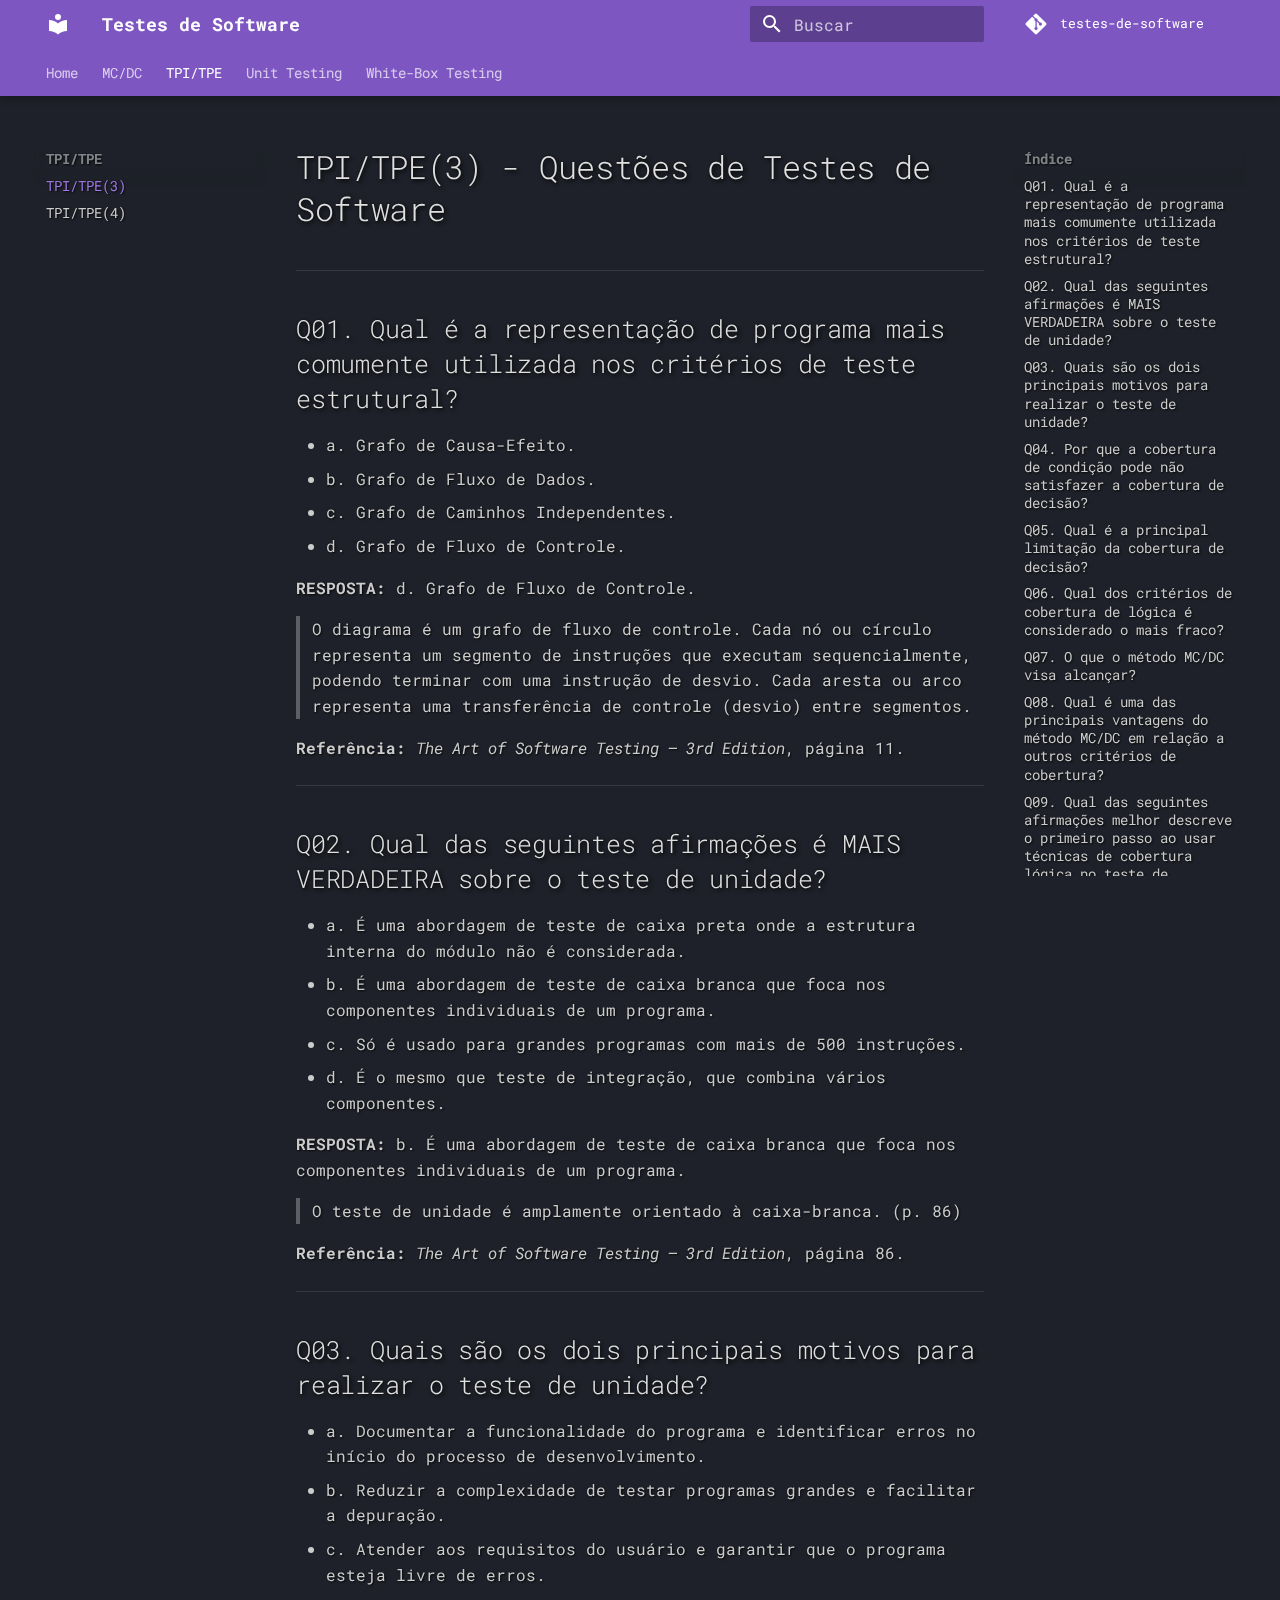
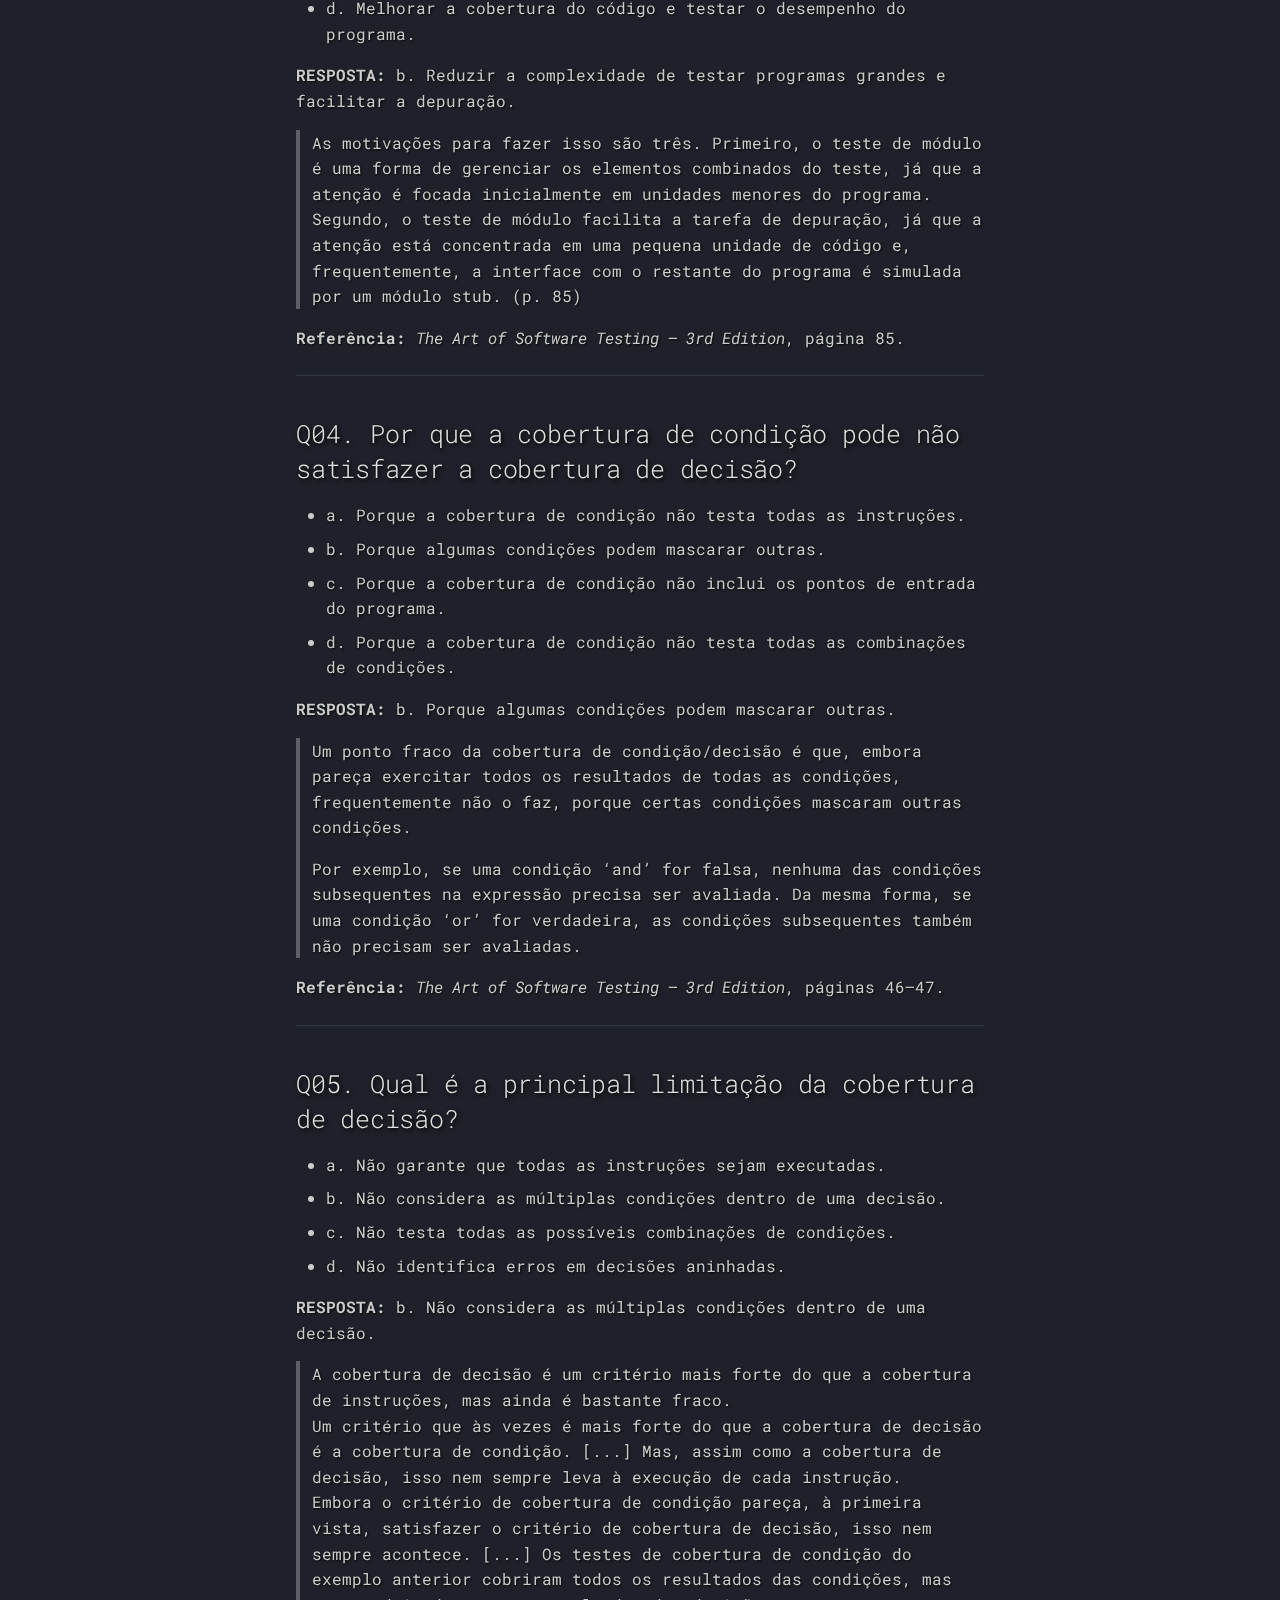
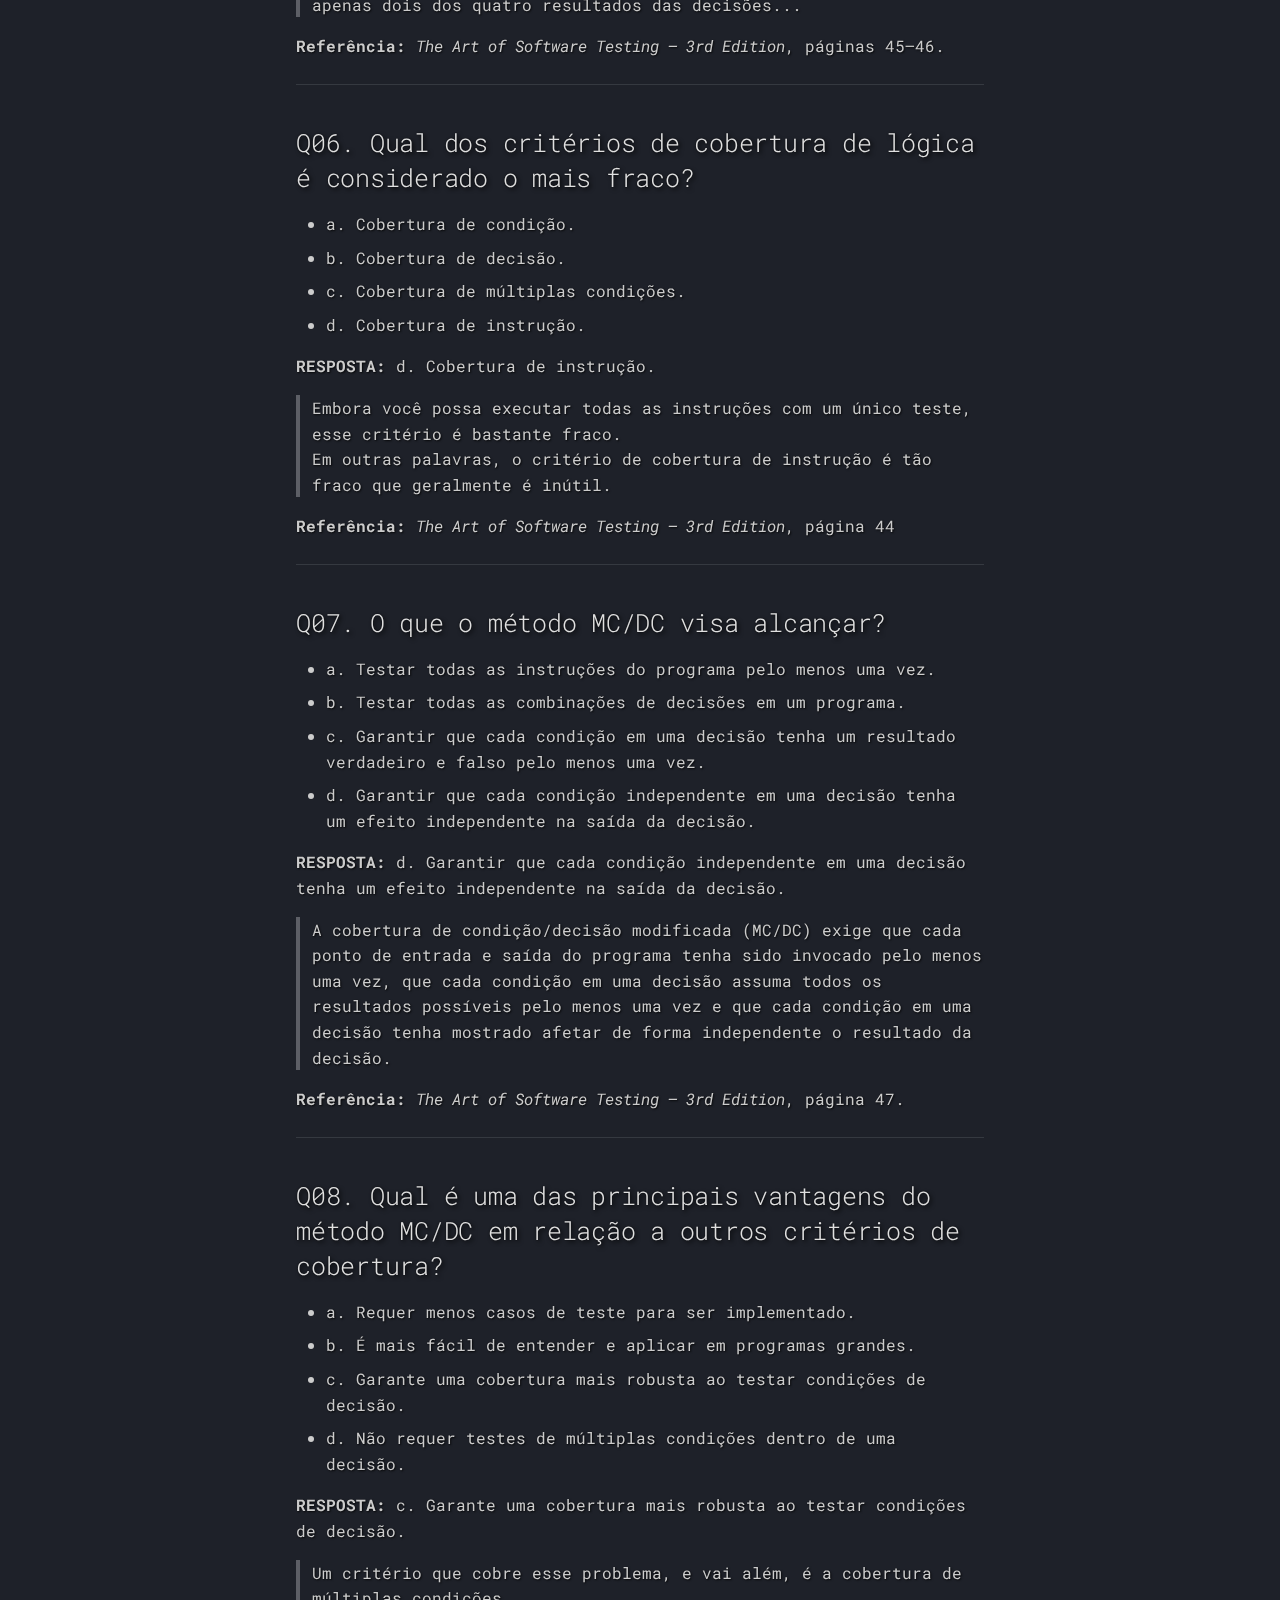
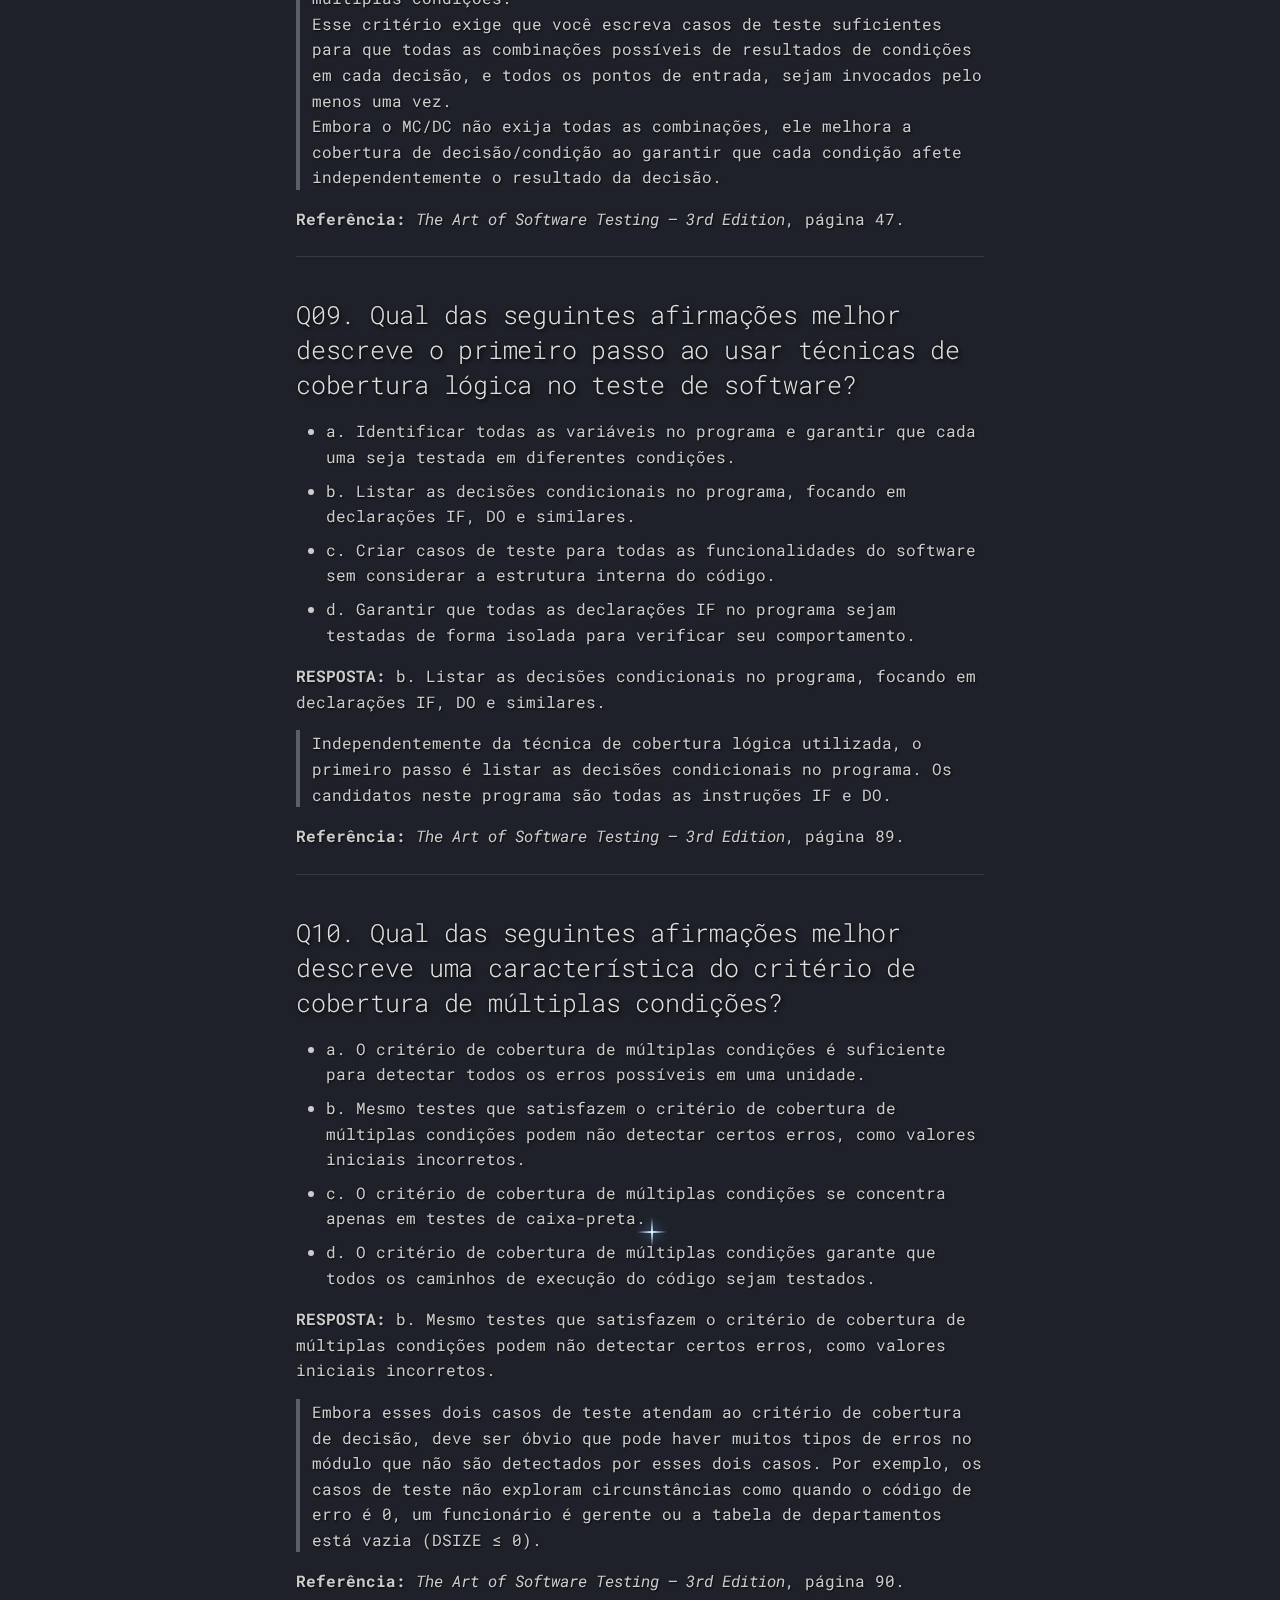
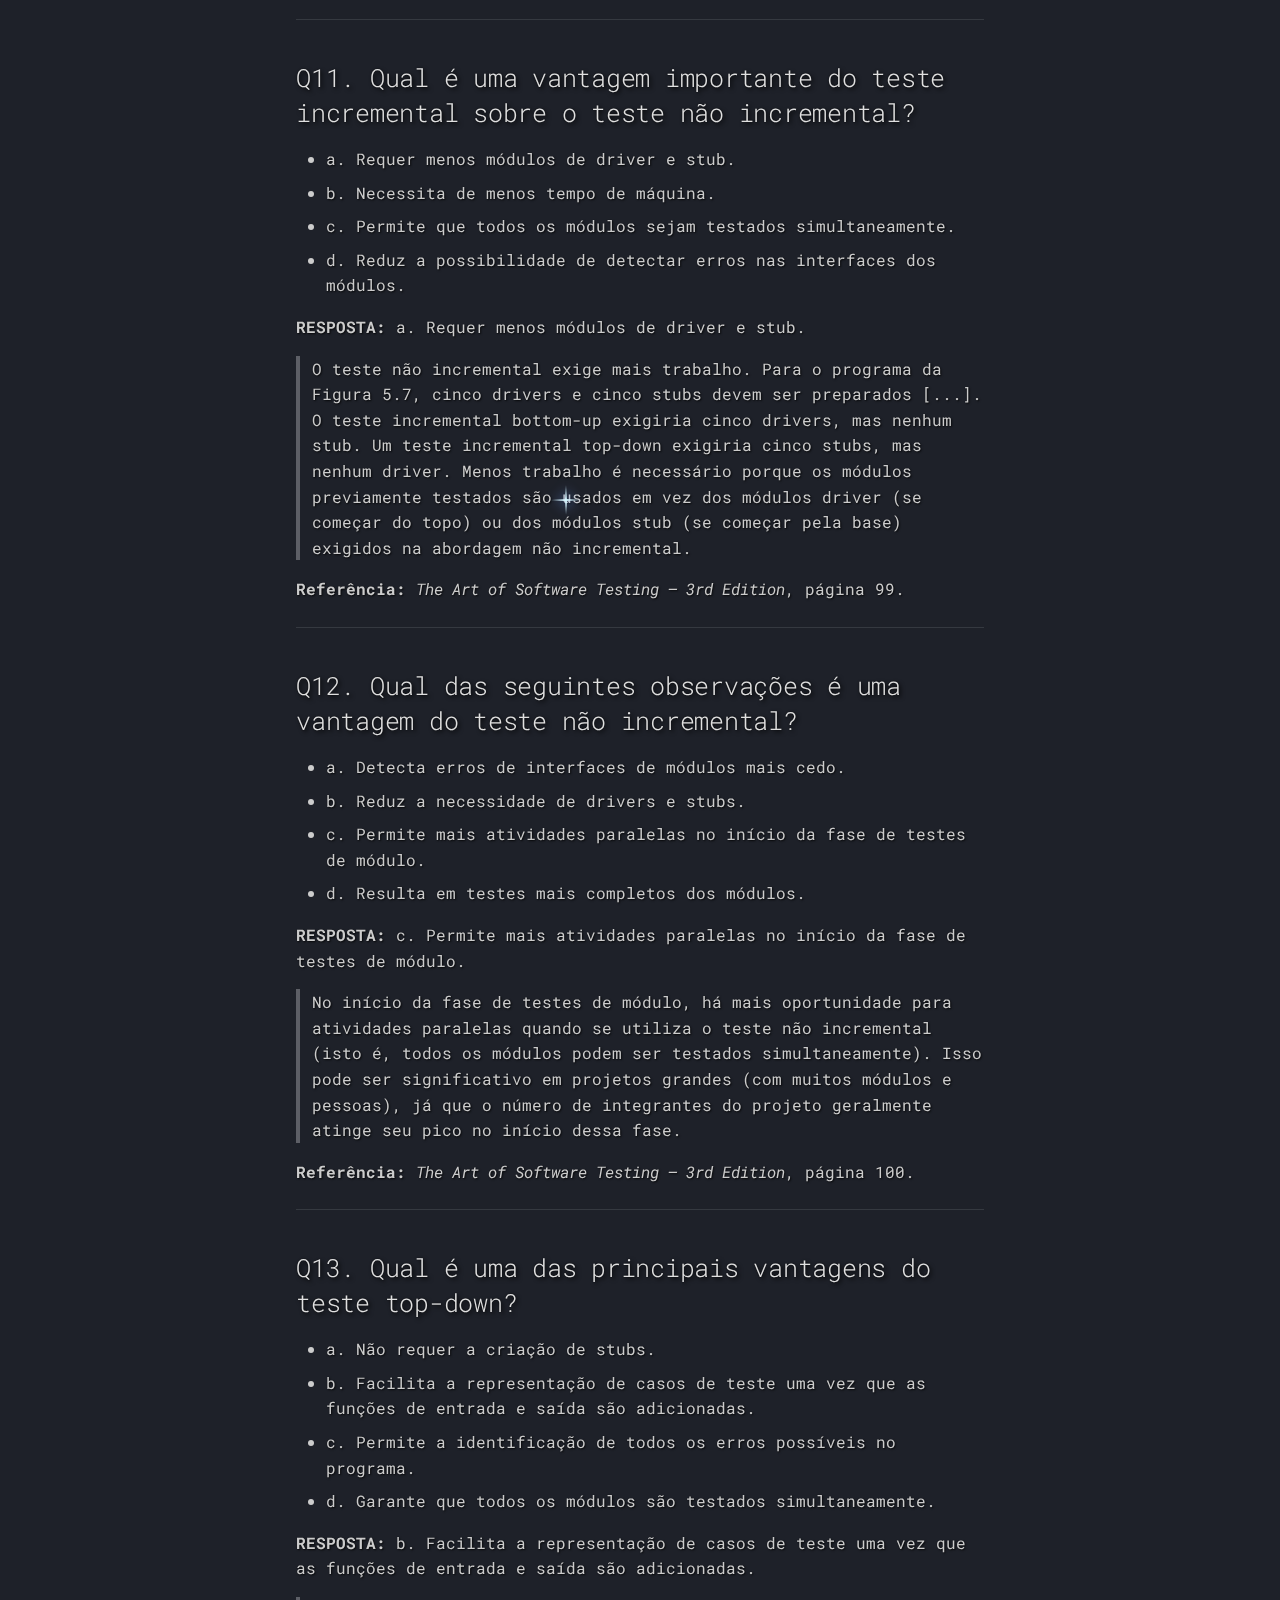
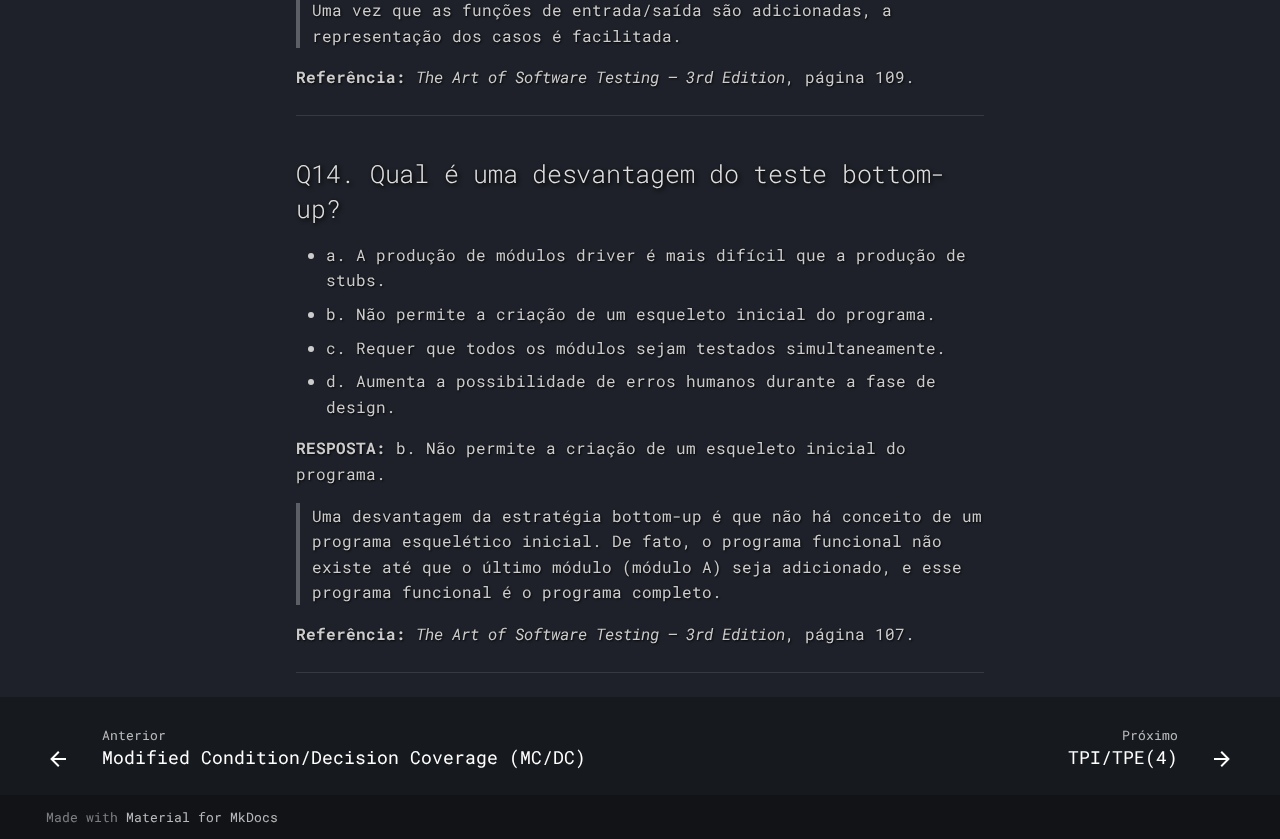
<file: tpi_tpe/tpi3_tpe3/index.html>
<!doctype html>
<html lang="pt" class="no-js">
  <head>
    
      <meta charset="utf-8">
      <meta name="viewport" content="width=device-width,initial-scale=1">
      
      
      
      
        <link rel="prev" href="../../aae3/mc_dc/">
      
      
        <link rel="next" href="../tpi4_tpe4/">
      
      
      <link rel="icon" href="../../assets/images/favicon.png">
      <meta name="generator" content="mkdocs-1.6.1, mkdocs-material-9.6.15">
    
    
      
        <title>TPI/TPE(3) - Testes de Software</title>
      
    
    
      <link rel="stylesheet" href="../../assets/stylesheets/main.342714a4.min.css">
      
        
        <link rel="stylesheet" href="../../assets/stylesheets/palette.06af60db.min.css">
      
      


    
    
      
    
    
      
        
        
        <link rel="preconnect" href="https://fonts.gstatic.com" crossorigin>
        <link rel="stylesheet" href="https://fonts.googleapis.com/css?family=Roboto+Mono:300,300i,400,400i,700,700i%7CRoboto+Mono:400,400i,700,700i&display=fallback">
        <style>:root{--md-text-font:"Roboto Mono";--md-code-font:"Roboto Mono"}</style>
      
    
    
      <link rel="stylesheet" href="../../css/custom-general.css">
    
      <link rel="stylesheet" href="../../css/night-sky.css">
    
      <link rel="stylesheet" href="../../css/shooting-stars.css">
    
    <script>__md_scope=new URL("../..",location),__md_hash=e=>[...e].reduce(((e,_)=>(e<<5)-e+_.charCodeAt(0)),0),__md_get=(e,_=localStorage,t=__md_scope)=>JSON.parse(_.getItem(t.pathname+"."+e)),__md_set=(e,_,t=localStorage,a=__md_scope)=>{try{t.setItem(a.pathname+"."+e,JSON.stringify(_))}catch(e){}}</script>
    
      

    
    
    
  </head>
  
  
    
    
      
    
    
    
    
    <body dir="ltr" data-md-color-scheme="slate" data-md-color-primary="deep-purple" data-md-color-accent="deep-orange">
  
    
    <input class="md-toggle" data-md-toggle="drawer" type="checkbox" id="__drawer" autocomplete="off">
    <input class="md-toggle" data-md-toggle="search" type="checkbox" id="__search" autocomplete="off">
    <label class="md-overlay" for="__drawer"></label>
    <div data-md-component="skip">
      
        
        <a href="#tpitpe3-questoes-de-testes-de-software" class="md-skip">
          Pular para conteúdo
        </a>
      
    </div>
    <div data-md-component="announce">
      
    </div>
    
    
      

  

<header class="md-header md-header--shadow md-header--lifted" data-md-component="header">
  <nav class="md-header__inner md-grid" aria-label="Cabeçalho">
    <a href="../.." title="Testes de Software" class="md-header__button md-logo" aria-label="Testes de Software" data-md-component="logo">
      
  
  <svg xmlns="http://www.w3.org/2000/svg" viewBox="0 0 24 24"><path d="M12 8a3 3 0 0 0 3-3 3 3 0 0 0-3-3 3 3 0 0 0-3 3 3 3 0 0 0 3 3m0 3.54C9.64 9.35 6.5 8 3 8v11c3.5 0 6.64 1.35 9 3.54 2.36-2.19 5.5-3.54 9-3.54V8c-3.5 0-6.64 1.35-9 3.54"/></svg>

    </a>
    <label class="md-header__button md-icon" for="__drawer">
      
      <svg xmlns="http://www.w3.org/2000/svg" viewBox="0 0 24 24"><path d="M3 6h18v2H3zm0 5h18v2H3zm0 5h18v2H3z"/></svg>
    </label>
    <div class="md-header__title" data-md-component="header-title">
      <div class="md-header__ellipsis">
        <div class="md-header__topic">
          <span class="md-ellipsis">
            Testes de Software
          </span>
        </div>
        <div class="md-header__topic" data-md-component="header-topic">
          <span class="md-ellipsis">
            
              TPI/TPE(3)
            
          </span>
        </div>
      </div>
    </div>
    
      
        <form class="md-header__option" data-md-component="palette">
  
    
    
    
    <input class="md-option" data-md-color-media="" data-md-color-scheme="slate" data-md-color-primary="deep-purple" data-md-color-accent="deep-orange"  aria-hidden="true"  type="radio" name="__palette" id="__palette_0">
    
  
</form>
      
    
    
      <script>var palette=__md_get("__palette");if(palette&&palette.color){if("(prefers-color-scheme)"===palette.color.media){var media=matchMedia("(prefers-color-scheme: light)"),input=document.querySelector(media.matches?"[data-md-color-media='(prefers-color-scheme: light)']":"[data-md-color-media='(prefers-color-scheme: dark)']");palette.color.media=input.getAttribute("data-md-color-media"),palette.color.scheme=input.getAttribute("data-md-color-scheme"),palette.color.primary=input.getAttribute("data-md-color-primary"),palette.color.accent=input.getAttribute("data-md-color-accent")}for(var[key,value]of Object.entries(palette.color))document.body.setAttribute("data-md-color-"+key,value)}</script>
    
    
    
      
      
        <label class="md-header__button md-icon" for="__search">
          
          <svg xmlns="http://www.w3.org/2000/svg" viewBox="0 0 24 24"><path d="M9.5 3A6.5 6.5 0 0 1 16 9.5c0 1.61-.59 3.09-1.56 4.23l.27.27h.79l5 5-1.5 1.5-5-5v-.79l-.27-.27A6.52 6.52 0 0 1 9.5 16 6.5 6.5 0 0 1 3 9.5 6.5 6.5 0 0 1 9.5 3m0 2C7 5 5 7 5 9.5S7 14 9.5 14 14 12 14 9.5 12 5 9.5 5"/></svg>
        </label>
        <div class="md-search" data-md-component="search" role="dialog">
  <label class="md-search__overlay" for="__search"></label>
  <div class="md-search__inner" role="search">
    <form class="md-search__form" name="search">
      <input type="text" class="md-search__input" name="query" aria-label="Buscar" placeholder="Buscar" autocapitalize="off" autocorrect="off" autocomplete="off" spellcheck="false" data-md-component="search-query" required>
      <label class="md-search__icon md-icon" for="__search">
        
        <svg xmlns="http://www.w3.org/2000/svg" viewBox="0 0 24 24"><path d="M9.5 3A6.5 6.5 0 0 1 16 9.5c0 1.61-.59 3.09-1.56 4.23l.27.27h.79l5 5-1.5 1.5-5-5v-.79l-.27-.27A6.52 6.52 0 0 1 9.5 16 6.5 6.5 0 0 1 3 9.5 6.5 6.5 0 0 1 9.5 3m0 2C7 5 5 7 5 9.5S7 14 9.5 14 14 12 14 9.5 12 5 9.5 5"/></svg>
        
        <svg xmlns="http://www.w3.org/2000/svg" viewBox="0 0 24 24"><path d="M20 11v2H8l5.5 5.5-1.42 1.42L4.16 12l7.92-7.92L13.5 5.5 8 11z"/></svg>
      </label>
      <nav class="md-search__options" aria-label="Pesquisar">
        
        <button type="reset" class="md-search__icon md-icon" title="Limpar" aria-label="Limpar" tabindex="-1">
          
          <svg xmlns="http://www.w3.org/2000/svg" viewBox="0 0 24 24"><path d="M19 6.41 17.59 5 12 10.59 6.41 5 5 6.41 10.59 12 5 17.59 6.41 19 12 13.41 17.59 19 19 17.59 13.41 12z"/></svg>
        </button>
      </nav>
      
        <div class="md-search__suggest" data-md-component="search-suggest"></div>
      
    </form>
    <div class="md-search__output">
      <div class="md-search__scrollwrap" tabindex="0" data-md-scrollfix>
        <div class="md-search-result" data-md-component="search-result">
          <div class="md-search-result__meta">
            Inicializando busca
          </div>
          <ol class="md-search-result__list" role="presentation"></ol>
        </div>
      </div>
    </div>
  </div>
</div>
      
    
    
      <div class="md-header__source">
        <a href="https://github.com/arthurrochamoreira/Testes-de-Software" title="Ir para repositório" class="md-source" data-md-component="source">
  <div class="md-source__icon md-icon">
    
    <svg xmlns="http://www.w3.org/2000/svg" viewBox="0 0 448 512"><!--! Font Awesome Free 6.7.2 by @fontawesome - https://fontawesome.com License - https://fontawesome.com/license/free (Icons: CC BY 4.0, Fonts: SIL OFL 1.1, Code: MIT License) Copyright 2024 Fonticons, Inc.--><path d="M439.55 236.05 244 40.45a28.87 28.87 0 0 0-40.81 0l-40.66 40.63 51.52 51.52c27.06-9.14 52.68 16.77 43.39 43.68l49.66 49.66c34.23-11.8 61.18 31 35.47 56.69-26.49 26.49-70.21-2.87-56-37.34L240.22 199v121.85c25.3 12.54 22.26 41.85 9.08 55a34.34 34.34 0 0 1-48.55 0c-17.57-17.6-11.07-46.91 11.25-56v-123c-20.8-8.51-24.6-30.74-18.64-45L142.57 101 8.45 235.14a28.86 28.86 0 0 0 0 40.81l195.61 195.6a28.86 28.86 0 0 0 40.8 0l194.69-194.69a28.86 28.86 0 0 0 0-40.81"/></svg>
  </div>
  <div class="md-source__repository">
    testes-de-software
  </div>
</a>
      </div>
    
  </nav>
  
    
      
<nav class="md-tabs" aria-label="Abas" data-md-component="tabs">
  <div class="md-grid">
    <ul class="md-tabs__list">
      
        
  
  
  
  
    <li class="md-tabs__item">
      <a href="../.." class="md-tabs__link">
        
  
  
    
  
  Home

      </a>
    </li>
  

      
        
  
  
  
  
    
    
      <li class="md-tabs__item">
        <a href="../../aae3/mc_dc/" class="md-tabs__link">
          
  
  
  MC/DC

        </a>
      </li>
    
  

      
        
  
  
  
    
  
  
    
    
      <li class="md-tabs__item md-tabs__item--active">
        <a href="./" class="md-tabs__link">
          
  
  
  TPI/TPE

        </a>
      </li>
    
  

      
        
  
  
  
  
    
    
      <li class="md-tabs__item">
        <a href="../../aae3/unit_test/" class="md-tabs__link">
          
  
  
  Unit Testing

        </a>
      </li>
    
  

      
        
  
  
  
  
    
    
      <li class="md-tabs__item">
        <a href="../../aae3/white_box_test/" class="md-tabs__link">
          
  
  
  White-Box Testing

        </a>
      </li>
    
  

      
    </ul>
  </div>
</nav>
    
  
</header>
    
    <div class="md-container" data-md-component="container">
      
      
        
      
      <main class="md-main" data-md-component="main">
        <div class="md-main__inner md-grid">
          
            
              
              <div class="md-sidebar md-sidebar--primary" data-md-component="sidebar" data-md-type="navigation" >
                <div class="md-sidebar__scrollwrap">
                  <div class="md-sidebar__inner">
                    


  


<nav class="md-nav md-nav--primary md-nav--lifted" aria-label="Navegação" data-md-level="0">
  <label class="md-nav__title" for="__drawer">
    <a href="../.." title="Testes de Software" class="md-nav__button md-logo" aria-label="Testes de Software" data-md-component="logo">
      
  
  <svg xmlns="http://www.w3.org/2000/svg" viewBox="0 0 24 24"><path d="M12 8a3 3 0 0 0 3-3 3 3 0 0 0-3-3 3 3 0 0 0-3 3 3 3 0 0 0 3 3m0 3.54C9.64 9.35 6.5 8 3 8v11c3.5 0 6.64 1.35 9 3.54 2.36-2.19 5.5-3.54 9-3.54V8c-3.5 0-6.64 1.35-9 3.54"/></svg>

    </a>
    Testes de Software
  </label>
  
    <div class="md-nav__source">
      <a href="https://github.com/arthurrochamoreira/Testes-de-Software" title="Ir para repositório" class="md-source" data-md-component="source">
  <div class="md-source__icon md-icon">
    
    <svg xmlns="http://www.w3.org/2000/svg" viewBox="0 0 448 512"><!--! Font Awesome Free 6.7.2 by @fontawesome - https://fontawesome.com License - https://fontawesome.com/license/free (Icons: CC BY 4.0, Fonts: SIL OFL 1.1, Code: MIT License) Copyright 2024 Fonticons, Inc.--><path d="M439.55 236.05 244 40.45a28.87 28.87 0 0 0-40.81 0l-40.66 40.63 51.52 51.52c27.06-9.14 52.68 16.77 43.39 43.68l49.66 49.66c34.23-11.8 61.18 31 35.47 56.69-26.49 26.49-70.21-2.87-56-37.34L240.22 199v121.85c25.3 12.54 22.26 41.85 9.08 55a34.34 34.34 0 0 1-48.55 0c-17.57-17.6-11.07-46.91 11.25-56v-123c-20.8-8.51-24.6-30.74-18.64-45L142.57 101 8.45 235.14a28.86 28.86 0 0 0 0 40.81l195.61 195.6a28.86 28.86 0 0 0 40.8 0l194.69-194.69a28.86 28.86 0 0 0 0-40.81"/></svg>
  </div>
  <div class="md-source__repository">
    testes-de-software
  </div>
</a>
    </div>
  
  <ul class="md-nav__list" data-md-scrollfix>
    
      
      
  
  
  
  
    <li class="md-nav__item">
      <a href="../.." class="md-nav__link">
        
  
  
  <span class="md-ellipsis">
    Home
    
  </span>
  

      </a>
    </li>
  

    
      
      
  
  
  
  
    
    
    
    
      
      
        
      
    
    
    <li class="md-nav__item md-nav__item--nested">
      
        
        
        <input class="md-nav__toggle md-toggle " type="checkbox" id="__nav_2" >
        
          
          <label class="md-nav__link" for="__nav_2" id="__nav_2_label" tabindex="0">
            
  
  
  <span class="md-ellipsis">
    MC/DC
    
  </span>
  

            <span class="md-nav__icon md-icon"></span>
          </label>
        
        <nav class="md-nav" data-md-level="1" aria-labelledby="__nav_2_label" aria-expanded="false">
          <label class="md-nav__title" for="__nav_2">
            <span class="md-nav__icon md-icon"></span>
            MC/DC
          </label>
          <ul class="md-nav__list" data-md-scrollfix>
            
              
                
  
  
  
  
    <li class="md-nav__item">
      <a href="../../aae3/mc_dc/" class="md-nav__link">
        
  
  
  <span class="md-ellipsis">
    Modified Condition/Decision Coverage (MC/DC)
    
  </span>
  

      </a>
    </li>
  

              
            
          </ul>
        </nav>
      
    </li>
  

    
      
      
  
  
    
  
  
  
    
    
    
    
      
        
        
      
      
        
      
    
    
    <li class="md-nav__item md-nav__item--active md-nav__item--section md-nav__item--nested">
      
        
        
        <input class="md-nav__toggle md-toggle " type="checkbox" id="__nav_3" checked>
        
          
          <label class="md-nav__link" for="__nav_3" id="__nav_3_label" tabindex="">
            
  
  
  <span class="md-ellipsis">
    TPI/TPE
    
  </span>
  

            <span class="md-nav__icon md-icon"></span>
          </label>
        
        <nav class="md-nav" data-md-level="1" aria-labelledby="__nav_3_label" aria-expanded="true">
          <label class="md-nav__title" for="__nav_3">
            <span class="md-nav__icon md-icon"></span>
            TPI/TPE
          </label>
          <ul class="md-nav__list" data-md-scrollfix>
            
              
                
  
  
    
  
  
  
    <li class="md-nav__item md-nav__item--active">
      
      <input class="md-nav__toggle md-toggle" type="checkbox" id="__toc">
      
      
        
      
      
        <label class="md-nav__link md-nav__link--active" for="__toc">
          
  
  
  <span class="md-ellipsis">
    TPI/TPE(3)
    
  </span>
  

          <span class="md-nav__icon md-icon"></span>
        </label>
      
      <a href="./" class="md-nav__link md-nav__link--active">
        
  
  
  <span class="md-ellipsis">
    TPI/TPE(3)
    
  </span>
  

      </a>
      
        

<nav class="md-nav md-nav--secondary" aria-label="Índice">
  
  
  
    
  
  
    <label class="md-nav__title" for="__toc">
      <span class="md-nav__icon md-icon"></span>
      Índice
    </label>
    <ul class="md-nav__list" data-md-component="toc" data-md-scrollfix>
      
        <li class="md-nav__item">
  <a href="#q01-qual-e-a-representacao-de-programa-mais-comumente-utilizada-nos-criterios-de-teste-estrutural" class="md-nav__link">
    <span class="md-ellipsis">
      Q01. Qual é a representação de programa mais comumente utilizada nos critérios de teste estrutural?
    </span>
  </a>
  
</li>
      
        <li class="md-nav__item">
  <a href="#q02-qual-das-seguintes-afirmacoes-e-mais-verdadeira-sobre-o-teste-de-unidade" class="md-nav__link">
    <span class="md-ellipsis">
      Q02. Qual das seguintes afirmações é MAIS VERDADEIRA sobre o teste de unidade?
    </span>
  </a>
  
</li>
      
        <li class="md-nav__item">
  <a href="#q03-quais-sao-os-dois-principais-motivos-para-realizar-o-teste-de-unidade" class="md-nav__link">
    <span class="md-ellipsis">
      Q03. Quais são os dois principais motivos para realizar o teste de unidade?
    </span>
  </a>
  
</li>
      
        <li class="md-nav__item">
  <a href="#q04-por-que-a-cobertura-de-condicao-pode-nao-satisfazer-a-cobertura-de-decisao" class="md-nav__link">
    <span class="md-ellipsis">
      Q04. Por que a cobertura de condição pode não satisfazer a cobertura de decisão?
    </span>
  </a>
  
</li>
      
        <li class="md-nav__item">
  <a href="#q05-qual-e-a-principal-limitacao-da-cobertura-de-decisao" class="md-nav__link">
    <span class="md-ellipsis">
      Q05. Qual é a principal limitação da cobertura de decisão?
    </span>
  </a>
  
</li>
      
        <li class="md-nav__item">
  <a href="#q06-qual-dos-criterios-de-cobertura-de-logica-e-considerado-o-mais-fraco" class="md-nav__link">
    <span class="md-ellipsis">
      Q06. Qual dos critérios de cobertura de lógica é considerado o mais fraco?
    </span>
  </a>
  
</li>
      
        <li class="md-nav__item">
  <a href="#q07-o-que-o-metodo-mcdc-visa-alcancar" class="md-nav__link">
    <span class="md-ellipsis">
      Q07. O que o método MC/DC visa alcançar?
    </span>
  </a>
  
</li>
      
        <li class="md-nav__item">
  <a href="#q08-qual-e-uma-das-principais-vantagens-do-metodo-mcdc-em-relacao-a-outros-criterios-de-cobertura" class="md-nav__link">
    <span class="md-ellipsis">
      Q08. Qual é uma das principais vantagens do método MC/DC em relação a outros critérios de cobertura?
    </span>
  </a>
  
</li>
      
        <li class="md-nav__item">
  <a href="#q09-qual-das-seguintes-afirmacoes-melhor-descreve-o-primeiro-passo-ao-usar-tecnicas-de-cobertura-logica-no-teste-de-software" class="md-nav__link">
    <span class="md-ellipsis">
      Q09. Qual das seguintes afirmações melhor descreve o primeiro passo ao usar técnicas de cobertura lógica no teste de software?
    </span>
  </a>
  
</li>
      
        <li class="md-nav__item">
  <a href="#q10-qual-das-seguintes-afirmacoes-melhor-descreve-uma-caracteristica-do-criterio-de-cobertura-de-multiplas-condicoes" class="md-nav__link">
    <span class="md-ellipsis">
      Q10. Qual das seguintes afirmações melhor descreve uma característica do critério de cobertura de múltiplas condições?
    </span>
  </a>
  
</li>
      
        <li class="md-nav__item">
  <a href="#q11-qual-e-uma-vantagem-importante-do-teste-incremental-sobre-o-teste-nao-incremental" class="md-nav__link">
    <span class="md-ellipsis">
      Q11. Qual é uma vantagem importante do teste incremental sobre o teste não incremental?
    </span>
  </a>
  
</li>
      
        <li class="md-nav__item">
  <a href="#q12-qual-das-seguintes-observacoes-e-uma-vantagem-do-teste-nao-incremental" class="md-nav__link">
    <span class="md-ellipsis">
      Q12. Qual das seguintes observações é uma vantagem do teste não incremental?
    </span>
  </a>
  
</li>
      
        <li class="md-nav__item">
  <a href="#q13-qual-e-uma-das-principais-vantagens-do-teste-top-down" class="md-nav__link">
    <span class="md-ellipsis">
      Q13. Qual é uma das principais vantagens do teste top-down?
    </span>
  </a>
  
</li>
      
        <li class="md-nav__item">
  <a href="#q14-qual-e-uma-desvantagem-do-teste-bottom-up" class="md-nav__link">
    <span class="md-ellipsis">
      Q14. Qual é uma desvantagem do teste bottom-up?
    </span>
  </a>
  
</li>
      
    </ul>
  
</nav>
      
    </li>
  

              
            
              
                
  
  
  
  
    <li class="md-nav__item">
      <a href="../tpi4_tpe4/" class="md-nav__link">
        
  
  
  <span class="md-ellipsis">
    TPI/TPE(4)
    
  </span>
  

      </a>
    </li>
  

              
            
          </ul>
        </nav>
      
    </li>
  

    
      
      
  
  
  
  
    
    
    
    
      
      
        
      
    
    
    <li class="md-nav__item md-nav__item--nested">
      
        
        
        <input class="md-nav__toggle md-toggle " type="checkbox" id="__nav_4" >
        
          
          <label class="md-nav__link" for="__nav_4" id="__nav_4_label" tabindex="0">
            
  
  
  <span class="md-ellipsis">
    Unit Testing
    
  </span>
  

            <span class="md-nav__icon md-icon"></span>
          </label>
        
        <nav class="md-nav" data-md-level="1" aria-labelledby="__nav_4_label" aria-expanded="false">
          <label class="md-nav__title" for="__nav_4">
            <span class="md-nav__icon md-icon"></span>
            Unit Testing
          </label>
          <ul class="md-nav__list" data-md-scrollfix>
            
              
                
  
  
  
  
    <li class="md-nav__item">
      <a href="../../aae3/unit_test/" class="md-nav__link">
        
  
  
  <span class="md-ellipsis">
    Teste de Unidade
    
  </span>
  

      </a>
    </li>
  

              
            
          </ul>
        </nav>
      
    </li>
  

    
      
      
  
  
  
  
    
    
    
    
      
      
        
      
    
    
    <li class="md-nav__item md-nav__item--nested">
      
        
        
        <input class="md-nav__toggle md-toggle " type="checkbox" id="__nav_5" >
        
          
          <label class="md-nav__link" for="__nav_5" id="__nav_5_label" tabindex="0">
            
  
  
  <span class="md-ellipsis">
    White-Box Testing
    
  </span>
  

            <span class="md-nav__icon md-icon"></span>
          </label>
        
        <nav class="md-nav" data-md-level="1" aria-labelledby="__nav_5_label" aria-expanded="false">
          <label class="md-nav__title" for="__nav_5">
            <span class="md-nav__icon md-icon"></span>
            White-Box Testing
          </label>
          <ul class="md-nav__list" data-md-scrollfix>
            
              
                
  
  
  
  
    <li class="md-nav__item">
      <a href="../../aae3/white_box_test/" class="md-nav__link">
        
  
  
  <span class="md-ellipsis">
    Teste Caixa Branca
    
  </span>
  

      </a>
    </li>
  

              
            
          </ul>
        </nav>
      
    </li>
  

    
  </ul>
</nav>
                  </div>
                </div>
              </div>
            
            
              
              <div class="md-sidebar md-sidebar--secondary" data-md-component="sidebar" data-md-type="toc" >
                <div class="md-sidebar__scrollwrap">
                  <div class="md-sidebar__inner">
                    

<nav class="md-nav md-nav--secondary" aria-label="Índice">
  
  
  
    
  
  
    <label class="md-nav__title" for="__toc">
      <span class="md-nav__icon md-icon"></span>
      Índice
    </label>
    <ul class="md-nav__list" data-md-component="toc" data-md-scrollfix>
      
        <li class="md-nav__item">
  <a href="#q01-qual-e-a-representacao-de-programa-mais-comumente-utilizada-nos-criterios-de-teste-estrutural" class="md-nav__link">
    <span class="md-ellipsis">
      Q01. Qual é a representação de programa mais comumente utilizada nos critérios de teste estrutural?
    </span>
  </a>
  
</li>
      
        <li class="md-nav__item">
  <a href="#q02-qual-das-seguintes-afirmacoes-e-mais-verdadeira-sobre-o-teste-de-unidade" class="md-nav__link">
    <span class="md-ellipsis">
      Q02. Qual das seguintes afirmações é MAIS VERDADEIRA sobre o teste de unidade?
    </span>
  </a>
  
</li>
      
        <li class="md-nav__item">
  <a href="#q03-quais-sao-os-dois-principais-motivos-para-realizar-o-teste-de-unidade" class="md-nav__link">
    <span class="md-ellipsis">
      Q03. Quais são os dois principais motivos para realizar o teste de unidade?
    </span>
  </a>
  
</li>
      
        <li class="md-nav__item">
  <a href="#q04-por-que-a-cobertura-de-condicao-pode-nao-satisfazer-a-cobertura-de-decisao" class="md-nav__link">
    <span class="md-ellipsis">
      Q04. Por que a cobertura de condição pode não satisfazer a cobertura de decisão?
    </span>
  </a>
  
</li>
      
        <li class="md-nav__item">
  <a href="#q05-qual-e-a-principal-limitacao-da-cobertura-de-decisao" class="md-nav__link">
    <span class="md-ellipsis">
      Q05. Qual é a principal limitação da cobertura de decisão?
    </span>
  </a>
  
</li>
      
        <li class="md-nav__item">
  <a href="#q06-qual-dos-criterios-de-cobertura-de-logica-e-considerado-o-mais-fraco" class="md-nav__link">
    <span class="md-ellipsis">
      Q06. Qual dos critérios de cobertura de lógica é considerado o mais fraco?
    </span>
  </a>
  
</li>
      
        <li class="md-nav__item">
  <a href="#q07-o-que-o-metodo-mcdc-visa-alcancar" class="md-nav__link">
    <span class="md-ellipsis">
      Q07. O que o método MC/DC visa alcançar?
    </span>
  </a>
  
</li>
      
        <li class="md-nav__item">
  <a href="#q08-qual-e-uma-das-principais-vantagens-do-metodo-mcdc-em-relacao-a-outros-criterios-de-cobertura" class="md-nav__link">
    <span class="md-ellipsis">
      Q08. Qual é uma das principais vantagens do método MC/DC em relação a outros critérios de cobertura?
    </span>
  </a>
  
</li>
      
        <li class="md-nav__item">
  <a href="#q09-qual-das-seguintes-afirmacoes-melhor-descreve-o-primeiro-passo-ao-usar-tecnicas-de-cobertura-logica-no-teste-de-software" class="md-nav__link">
    <span class="md-ellipsis">
      Q09. Qual das seguintes afirmações melhor descreve o primeiro passo ao usar técnicas de cobertura lógica no teste de software?
    </span>
  </a>
  
</li>
      
        <li class="md-nav__item">
  <a href="#q10-qual-das-seguintes-afirmacoes-melhor-descreve-uma-caracteristica-do-criterio-de-cobertura-de-multiplas-condicoes" class="md-nav__link">
    <span class="md-ellipsis">
      Q10. Qual das seguintes afirmações melhor descreve uma característica do critério de cobertura de múltiplas condições?
    </span>
  </a>
  
</li>
      
        <li class="md-nav__item">
  <a href="#q11-qual-e-uma-vantagem-importante-do-teste-incremental-sobre-o-teste-nao-incremental" class="md-nav__link">
    <span class="md-ellipsis">
      Q11. Qual é uma vantagem importante do teste incremental sobre o teste não incremental?
    </span>
  </a>
  
</li>
      
        <li class="md-nav__item">
  <a href="#q12-qual-das-seguintes-observacoes-e-uma-vantagem-do-teste-nao-incremental" class="md-nav__link">
    <span class="md-ellipsis">
      Q12. Qual das seguintes observações é uma vantagem do teste não incremental?
    </span>
  </a>
  
</li>
      
        <li class="md-nav__item">
  <a href="#q13-qual-e-uma-das-principais-vantagens-do-teste-top-down" class="md-nav__link">
    <span class="md-ellipsis">
      Q13. Qual é uma das principais vantagens do teste top-down?
    </span>
  </a>
  
</li>
      
        <li class="md-nav__item">
  <a href="#q14-qual-e-uma-desvantagem-do-teste-bottom-up" class="md-nav__link">
    <span class="md-ellipsis">
      Q14. Qual é uma desvantagem do teste bottom-up?
    </span>
  </a>
  
</li>
      
    </ul>
  
</nav>
                  </div>
                </div>
              </div>
            
          
          
            <div class="md-content" data-md-component="content">
              <article class="md-content__inner md-typeset">
                
                  


  
  


<h1 id="tpitpe3-questoes-de-testes-de-software">TPI/TPE(3) - Questões de Testes de Software</h1>
<hr />
<h2 id="q01-qual-e-a-representacao-de-programa-mais-comumente-utilizada-nos-criterios-de-teste-estrutural">Q01. Qual é a representação de programa mais comumente utilizada nos critérios de teste estrutural?</h2>
<ul>
<li>a. Grafo de Causa-Efeito.  </li>
<li>b. Grafo de Fluxo de Dados.  </li>
<li>c. Grafo de Caminhos Independentes.  </li>
<li>d. Grafo de Fluxo de Controle.  </li>
</ul>
<p><strong>RESPOSTA:</strong> d. Grafo de Fluxo de Controle.</p>
<blockquote>
<p>O diagrama é um grafo de fluxo de controle. Cada nó ou círculo representa um segmento de instruções que executam sequencialmente, podendo terminar com uma instrução de desvio. Cada aresta ou arco representa uma transferência de controle (desvio) entre segmentos.</p>
</blockquote>
<p><strong>Referência:</strong> <em>The Art of Software Testing – 3rd Edition</em>, página 11.</p>
<hr />
<h2 id="q02-qual-das-seguintes-afirmacoes-e-mais-verdadeira-sobre-o-teste-de-unidade">Q02. Qual das seguintes afirmações é MAIS VERDADEIRA sobre o teste de unidade?</h2>
<ul>
<li>a. É uma abordagem de teste de caixa preta onde a estrutura interna do módulo não é considerada.  </li>
<li>b. É uma abordagem de teste de caixa branca que foca nos componentes individuais de um programa.  </li>
<li>c. Só é usado para grandes programas com mais de 500 instruções.  </li>
<li>d. É o mesmo que teste de integração, que combina vários componentes.</li>
</ul>
<p><strong>RESPOSTA:</strong> b. É uma abordagem de teste de caixa branca que foca nos componentes individuais de um programa.</p>
<blockquote>
<p>O teste de unidade é amplamente orientado à caixa-branca. (p. 86)  </p>
</blockquote>
<p><strong>Referência:</strong> <em>The Art of Software Testing – 3rd Edition</em>, página 86.</p>
<hr />
<h2 id="q03-quais-sao-os-dois-principais-motivos-para-realizar-o-teste-de-unidade">Q03. Quais são os dois principais motivos para realizar o teste de unidade?</h2>
<ul>
<li>a. Documentar a funcionalidade do programa e identificar erros no início do processo de desenvolvimento.  </li>
<li>b. Reduzir a complexidade de testar programas grandes e facilitar a depuração.  </li>
<li>c. Atender aos requisitos do usuário e garantir que o programa esteja livre de erros.  </li>
<li>d. Melhorar a cobertura do código e testar o desempenho do programa.  </li>
</ul>
<p><strong>RESPOSTA:</strong> b. Reduzir a complexidade de testar programas grandes e facilitar a depuração.</p>
<blockquote>
<p>As motivações para fazer isso são três. Primeiro, o teste de módulo é uma forma de gerenciar os elementos combinados do teste, já que a atenção é focada inicialmente em unidades menores do programa. Segundo, o teste de módulo facilita a tarefa de depuração, já que a atenção está concentrada em uma pequena unidade de código e, frequentemente, a interface com o restante do programa é simulada por um módulo stub. (p. 85)</p>
</blockquote>
<p><strong>Referência:</strong> <em>The Art of Software Testing – 3rd Edition</em>, página 85.</p>
<hr />
<h2 id="q04-por-que-a-cobertura-de-condicao-pode-nao-satisfazer-a-cobertura-de-decisao">Q04. Por que a cobertura de condição pode não satisfazer a cobertura de decisão?</h2>
<ul>
<li>a. Porque a cobertura de condição não testa todas as instruções.  </li>
<li>b. Porque algumas condições podem mascarar outras.  </li>
<li>c. Porque a cobertura de condição não inclui os pontos de entrada do programa.  </li>
<li>d. Porque a cobertura de condição não testa todas as combinações de condições.  </li>
</ul>
<p><strong>RESPOSTA:</strong> b. Porque algumas condições podem mascarar outras.</p>
<blockquote>
<p>Um ponto fraco da cobertura de condição/decisão é que, embora pareça exercitar todos os resultados de todas as condições, frequentemente não o faz, porque certas condições mascaram outras condições.  </p>
<p>Por exemplo, se uma condição ‘and’ for falsa, nenhuma das condições subsequentes na expressão precisa ser avaliada. Da mesma forma, se uma condição ‘or’ for verdadeira, as condições subsequentes também não precisam ser avaliadas.  </p>
</blockquote>
<p><strong>Referência:</strong> <em>The Art of Software Testing – 3rd Edition</em>, páginas 46–47.</p>
<hr />
<h2 id="q05-qual-e-a-principal-limitacao-da-cobertura-de-decisao">Q05. Qual é a principal limitação da cobertura de decisão?</h2>
<ul>
<li>a. Não garante que todas as instruções sejam executadas.  </li>
<li>b. Não considera as múltiplas condições dentro de uma decisão.  </li>
<li>c. Não testa todas as possíveis combinações de condições.  </li>
<li>d. Não identifica erros em decisões aninhadas.  </li>
</ul>
<p><strong>RESPOSTA:</strong> b. Não considera as múltiplas condições dentro de uma decisão.</p>
<blockquote>
<p>A cobertura de decisão é um critério mais forte do que a cobertura de instruções, mas ainda é bastante fraco.<br />
Um critério que às vezes é mais forte do que a cobertura de decisão é a cobertura de condição. [...] Mas, assim como a cobertura de decisão, isso nem sempre leva à execução de cada instrução.<br />
Embora o critério de cobertura de condição pareça, à primeira vista, satisfazer o critério de cobertura de decisão, isso nem sempre acontece. [...] Os testes de cobertura de condição do exemplo anterior cobriram todos os resultados das condições, mas apenas dois dos quatro resultados das decisões...</p>
</blockquote>
<p><strong>Referência:</strong> <em>The Art of Software Testing – 3rd Edition</em>, páginas 45–46.</p>
<hr />
<h2 id="q06-qual-dos-criterios-de-cobertura-de-logica-e-considerado-o-mais-fraco">Q06. Qual dos critérios de cobertura de lógica é considerado o mais fraco?</h2>
<ul>
<li>a. Cobertura de condição.  </li>
<li>b. Cobertura de decisão.  </li>
<li>c. Cobertura de múltiplas condições.  </li>
<li>d. Cobertura de instrução.  </li>
</ul>
<p><strong>RESPOSTA:</strong> d. Cobertura de instrução.</p>
<blockquote>
<p>Embora você possa executar todas as instruções com um único teste, esse critério é bastante fraco.<br />
Em outras palavras, o critério de cobertura de instrução é tão fraco que geralmente é inútil.  </p>
</blockquote>
<p><strong>Referência:</strong> <em>The Art of Software Testing – 3rd Edition</em>, página 44</p>
<hr />
<h2 id="q07-o-que-o-metodo-mcdc-visa-alcancar">Q07. O que o método MC/DC visa alcançar?</h2>
<ul>
<li>a. Testar todas as instruções do programa pelo menos uma vez.  </li>
<li>b. Testar todas as combinações de decisões em um programa.  </li>
<li>c. Garantir que cada condição em uma decisão tenha um resultado verdadeiro e falso pelo menos uma vez.  </li>
<li>d. Garantir que cada condição independente em uma decisão tenha um efeito independente na saída da decisão.  </li>
</ul>
<p><strong>RESPOSTA:</strong> d. Garantir que cada condição independente em uma decisão tenha um efeito independente na saída da decisão.</p>
<blockquote>
<p>A cobertura de condição/decisão modificada (MC/DC) exige que cada ponto de entrada e saída do programa tenha sido invocado pelo menos uma vez, que cada condição em uma decisão assuma todos os resultados possíveis pelo menos uma vez e que cada condição em uma decisão tenha mostrado afetar de forma independente o resultado da decisão.</p>
</blockquote>
<p><strong>Referência:</strong> <em>The Art of Software Testing – 3rd Edition</em>, página 47.</p>
<hr />
<h2 id="q08-qual-e-uma-das-principais-vantagens-do-metodo-mcdc-em-relacao-a-outros-criterios-de-cobertura">Q08. Qual é uma das principais vantagens do método MC/DC em relação a outros critérios de cobertura?</h2>
<ul>
<li>a. Requer menos casos de teste para ser implementado.  </li>
<li>b. É mais fácil de entender e aplicar em programas grandes.  </li>
<li>c. Garante uma cobertura mais robusta ao testar condições de decisão.  </li>
<li>d. Não requer testes de múltiplas condições dentro de uma decisão.  </li>
</ul>
<p><strong>RESPOSTA:</strong> c. Garante uma cobertura mais robusta ao testar condições de decisão.</p>
<blockquote>
<p>Um critério que cobre esse problema, e vai além, é a cobertura de múltiplas condições.<br />
Esse critério exige que você escreva casos de teste suficientes para que todas as combinações possíveis de resultados de condições em cada decisão, e todos os pontos de entrada, sejam invocados pelo menos uma vez.<br />
Embora o MC/DC não exija todas as combinações, ele melhora a cobertura de decisão/condição ao garantir que cada condição afete independentemente o resultado da decisão.</p>
</blockquote>
<p><strong>Referência:</strong> <em>The Art of Software Testing – 3rd Edition</em>, página 47.</p>
<hr />
<h2 id="q09-qual-das-seguintes-afirmacoes-melhor-descreve-o-primeiro-passo-ao-usar-tecnicas-de-cobertura-logica-no-teste-de-software">Q09. Qual das seguintes afirmações melhor descreve o primeiro passo ao usar técnicas de cobertura lógica no teste de software?</h2>
<ul>
<li>a. Identificar todas as variáveis no programa e garantir que cada uma seja testada em diferentes condições.  </li>
<li>b. Listar as decisões condicionais no programa, focando em declarações IF, DO e similares.  </li>
<li>c. Criar casos de teste para todas as funcionalidades do software sem considerar a estrutura interna do código.  </li>
<li>d. Garantir que todas as declarações IF no programa sejam testadas de forma isolada para verificar seu comportamento.  </li>
</ul>
<p><strong>RESPOSTA:</strong> b. Listar as decisões condicionais no programa, focando em declarações IF, DO e similares.</p>
<blockquote>
<p>Independentemente da técnica de cobertura lógica utilizada, o primeiro passo é listar as decisões condicionais no programa. Os candidatos neste programa são todas as instruções IF e DO.</p>
</blockquote>
<p><strong>Referência:</strong> <em>The Art of Software Testing – 3rd Edition</em>, página 89.</p>
<hr />
<h2 id="q10-qual-das-seguintes-afirmacoes-melhor-descreve-uma-caracteristica-do-criterio-de-cobertura-de-multiplas-condicoes">Q10. Qual das seguintes afirmações melhor descreve uma característica do critério de cobertura de múltiplas condições?</h2>
<ul>
<li>a. O critério de cobertura de múltiplas condições é suficiente para detectar todos os erros possíveis em uma unidade.  </li>
<li>b. Mesmo testes que satisfazem o critério de cobertura de múltiplas condições podem não detectar certos erros, como valores iniciais incorretos.  </li>
<li>c. O critério de cobertura de múltiplas condições se concentra apenas em testes de caixa-preta.  </li>
<li>d. O critério de cobertura de múltiplas condições garante que todos os caminhos de execução do código sejam testados.  </li>
</ul>
<p><strong>RESPOSTA:</strong> b. Mesmo testes que satisfazem o critério de cobertura de múltiplas condições podem não detectar certos erros, como valores iniciais incorretos.</p>
<blockquote>
<p>Embora esses dois casos de teste atendam ao critério de cobertura de decisão, deve ser óbvio que pode haver muitos tipos de erros no módulo que não são detectados por esses dois casos. Por exemplo, os casos de teste não exploram circunstâncias como quando o código de erro é 0, um funcionário é gerente ou a tabela de departamentos está vazia (DSIZE ≤ 0).</p>
</blockquote>
<p><strong>Referência:</strong> <em>The Art of Software Testing – 3rd Edition</em>, página 90.</p>
<hr />
<h2 id="q11-qual-e-uma-vantagem-importante-do-teste-incremental-sobre-o-teste-nao-incremental">Q11. Qual é uma vantagem importante do teste incremental sobre o teste não incremental?</h2>
<ul>
<li>a. Requer menos módulos de driver e stub.  </li>
<li>b. Necessita de menos tempo de máquina.  </li>
<li>c. Permite que todos os módulos sejam testados simultaneamente.  </li>
<li>d. Reduz a possibilidade de detectar erros nas interfaces dos módulos.  </li>
</ul>
<p><strong>RESPOSTA:</strong> a. Requer menos módulos de driver e stub.</p>
<blockquote>
<p>O teste não incremental exige mais trabalho. Para o programa da Figura 5.7, cinco drivers e cinco stubs devem ser preparados [...]. O teste incremental bottom-up exigiria cinco drivers, mas nenhum stub. Um teste incremental top-down exigiria cinco stubs, mas nenhum driver. Menos trabalho é necessário porque os módulos previamente testados são usados em vez dos módulos driver (se começar do topo) ou dos módulos stub (se começar pela base) exigidos na abordagem não incremental.</p>
</blockquote>
<p><strong>Referência:</strong> <em>The Art of Software Testing – 3rd Edition</em>, página 99.</p>
<hr />
<h2 id="q12-qual-das-seguintes-observacoes-e-uma-vantagem-do-teste-nao-incremental">Q12. Qual das seguintes observações é uma vantagem do teste não incremental?</h2>
<ul>
<li>a. Detecta erros de interfaces de módulos mais cedo.  </li>
<li>b. Reduz a necessidade de drivers e stubs.  </li>
<li>c. Permite mais atividades paralelas no início da fase de testes de módulo.  </li>
<li>d. Resulta em testes mais completos dos módulos.  </li>
</ul>
<p><strong>RESPOSTA:</strong> c. Permite mais atividades paralelas no início da fase de testes de módulo.</p>
<blockquote>
<p>No início da fase de testes de módulo, há mais oportunidade para atividades paralelas quando se utiliza o teste não incremental (isto é, todos os módulos podem ser testados simultaneamente). Isso pode ser significativo em projetos grandes (com muitos módulos e pessoas), já que o número de integrantes do projeto geralmente atinge seu pico no início dessa fase.</p>
</blockquote>
<p><strong>Referência:</strong> <em>The Art of Software Testing – 3rd Edition</em>, página 100.</p>
<hr />
<h2 id="q13-qual-e-uma-das-principais-vantagens-do-teste-top-down">Q13. Qual é uma das principais vantagens do teste top-down?</h2>
<ul>
<li>a. Não requer a criação de stubs.  </li>
<li>b. Facilita a representação de casos de teste uma vez que as funções de entrada e saída são adicionadas.  </li>
<li>c. Permite a identificação de todos os erros possíveis no programa.  </li>
<li>d. Garante que todos os módulos são testados simultaneamente.  </li>
</ul>
<p><strong>RESPOSTA:</strong> b. Facilita a representação de casos de teste uma vez que as funções de entrada e saída são adicionadas.</p>
<blockquote>
<p>Uma vez que as funções de entrada/saída são adicionadas, a representação dos casos é facilitada.</p>
</blockquote>
<p><strong>Referência:</strong> <em>The Art of Software Testing – 3rd Edition</em>, página 109.</p>
<hr />
<h2 id="q14-qual-e-uma-desvantagem-do-teste-bottom-up">Q14. Qual é uma desvantagem do teste bottom-up?</h2>
<ul>
<li>a. A produção de módulos driver é mais difícil que a produção de stubs.  </li>
<li>b. Não permite a criação de um esqueleto inicial do programa.  </li>
<li>c. Requer que todos os módulos sejam testados simultaneamente.  </li>
<li>d. Aumenta a possibilidade de erros humanos durante a fase de design.  </li>
</ul>
<p><strong>RESPOSTA:</strong> b. Não permite a criação de um esqueleto inicial do programa.</p>
<blockquote>
<p>Uma desvantagem da estratégia bottom-up é que não há conceito de um programa esquelético inicial. De fato, o programa funcional não existe até que o último módulo (módulo A) seja adicionado, e esse programa funcional é o programa completo.</p>
</blockquote>
<p><strong>Referência:</strong> <em>The Art of Software Testing – 3rd Edition</em>, página 107.</p>
<hr />












                
              </article>
            </div>
          
          
<script>var target=document.getElementById(location.hash.slice(1));target&&target.name&&(target.checked=target.name.startsWith("__tabbed_"))</script>
        </div>
        
          <button type="button" class="md-top md-icon" data-md-component="top" hidden>
  
  <svg xmlns="http://www.w3.org/2000/svg" viewBox="0 0 24 24"><path d="M13 20h-2V8l-5.5 5.5-1.42-1.42L12 4.16l7.92 7.92-1.42 1.42L13 8z"/></svg>
  Voltar para o topo
</button>
        
      </main>
      
        <footer class="md-footer">
  
    
      
      <nav class="md-footer__inner md-grid" aria-label="Rodapé" >
        
          
          <a href="../../aae3/mc_dc/" class="md-footer__link md-footer__link--prev" aria-label="Anterior: Modified Condition/Decision Coverage (MC/DC)">
            <div class="md-footer__button md-icon">
              
              <svg xmlns="http://www.w3.org/2000/svg" viewBox="0 0 24 24"><path d="M20 11v2H8l5.5 5.5-1.42 1.42L4.16 12l7.92-7.92L13.5 5.5 8 11z"/></svg>
            </div>
            <div class="md-footer__title">
              <span class="md-footer__direction">
                Anterior
              </span>
              <div class="md-ellipsis">
                Modified Condition/Decision Coverage (MC/DC)
              </div>
            </div>
          </a>
        
        
          
          <a href="../tpi4_tpe4/" class="md-footer__link md-footer__link--next" aria-label="Próximo: TPI/TPE(4)">
            <div class="md-footer__title">
              <span class="md-footer__direction">
                Próximo
              </span>
              <div class="md-ellipsis">
                TPI/TPE(4)
              </div>
            </div>
            <div class="md-footer__button md-icon">
              
              <svg xmlns="http://www.w3.org/2000/svg" viewBox="0 0 24 24"><path d="M4 11v2h12l-5.5 5.5 1.42 1.42L19.84 12l-7.92-7.92L10.5 5.5 16 11z"/></svg>
            </div>
          </a>
        
      </nav>
    
  
  <div class="md-footer-meta md-typeset">
    <div class="md-footer-meta__inner md-grid">
      <div class="md-copyright">
  
  
    Made with
    <a href="https://squidfunk.github.io/mkdocs-material/" target="_blank" rel="noopener">
      Material for MkDocs
    </a>
  
</div>
      
    </div>
  </div>
</footer>
      
    </div>
    <div class="md-dialog" data-md-component="dialog">
      <div class="md-dialog__inner md-typeset"></div>
    </div>
    
    
    
      
      <script id="__config" type="application/json">{"base": "../..", "features": ["navigation.instant", "navigation.tracking", "navigation.tabs", "navigation.tabs.sticky", "navigation.top", "navigation.footer", "navigation.sections", "navigation.index", "search.suggest", "search.highlight", "content.code.annotate", "content.code.copy", "header.autohide", "announce.dismiss"], "search": "../../assets/javascripts/workers/search.d50fe291.min.js", "tags": null, "translations": {"clipboard.copied": "Copiado para \u00e1rea de transfer\u00eancia", "clipboard.copy": "Copiar para \u00e1rea de transfer\u00eancia", "search.result.more.one": "mais 1 nesta p\u00e1gina", "search.result.more.other": "# mais nesta p\u00e1gina", "search.result.none": "Nenhum documento encontrado", "search.result.one": "1 documento encontrado", "search.result.other": "# documentos encontrados", "search.result.placeholder": "Digite para iniciar a busca", "search.result.term.missing": "Ausente", "select.version": "Selecione a vers\u00e3o"}, "version": null}</script>
    
    
      <script src="../../assets/javascripts/bundle.56ea9cef.min.js"></script>
      
        <script src="https://code.jquery.com/jquery-3.6.0.min.js"></script>
      
        <script src="../../js/interactive.js"></script>
      
        <script src="../../js/shooting-stars.js"></script>
      
        <script src="../../js/starfield.js"></script>
      
        <script src="../../js/night-sky.js"></script>
      
    
  </body>
</html>
</file>
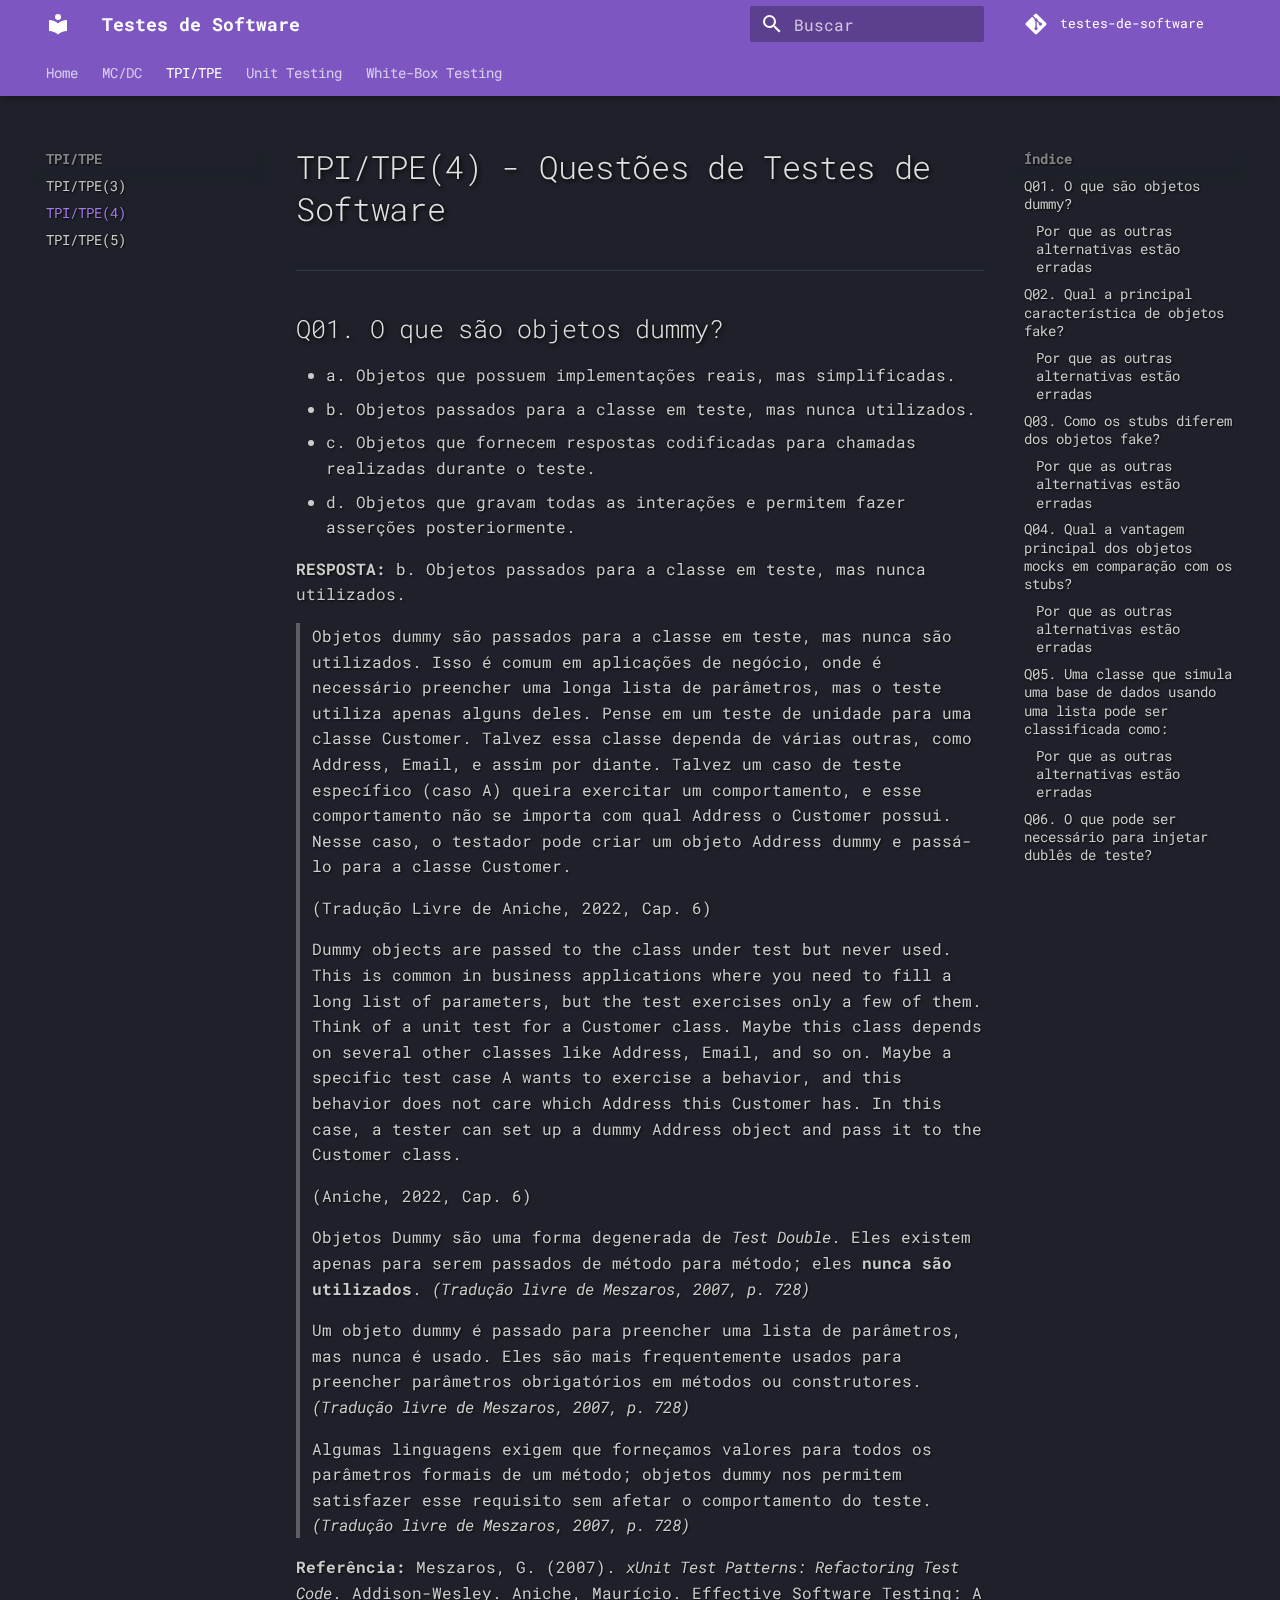
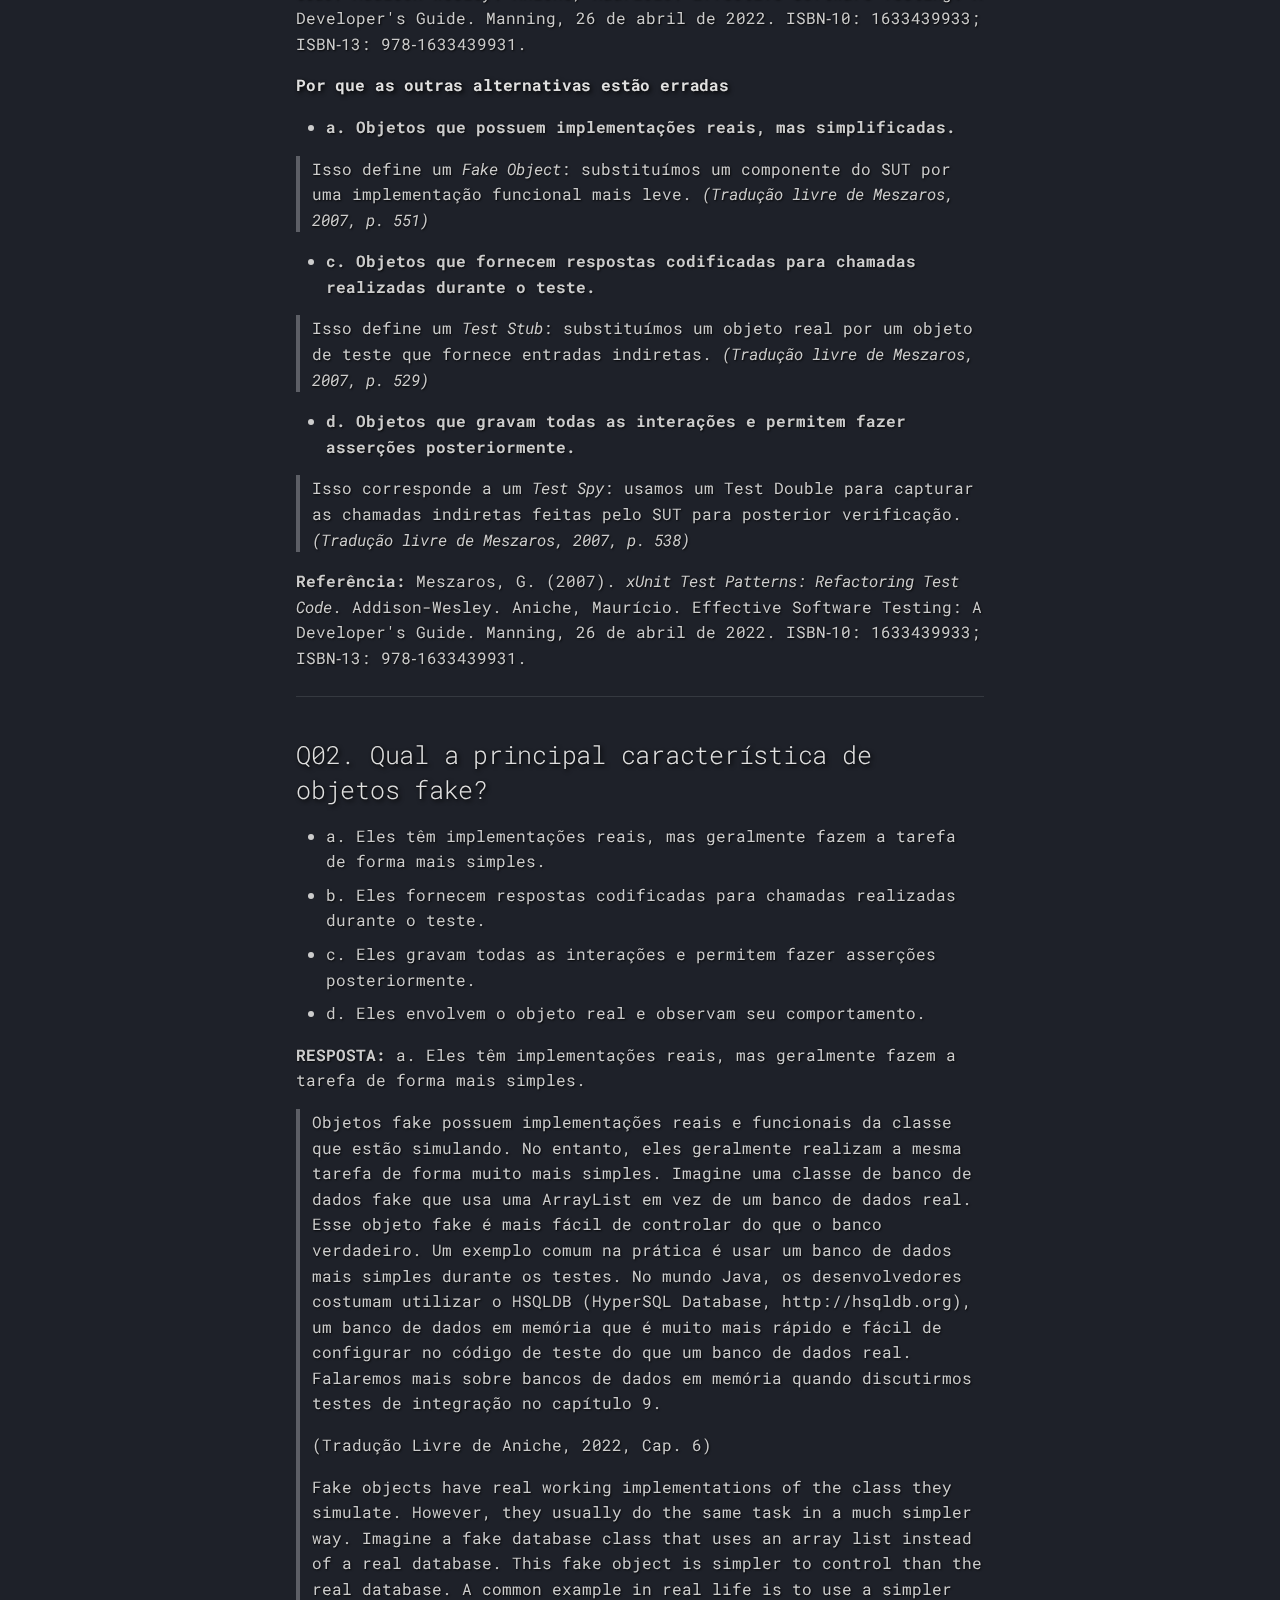
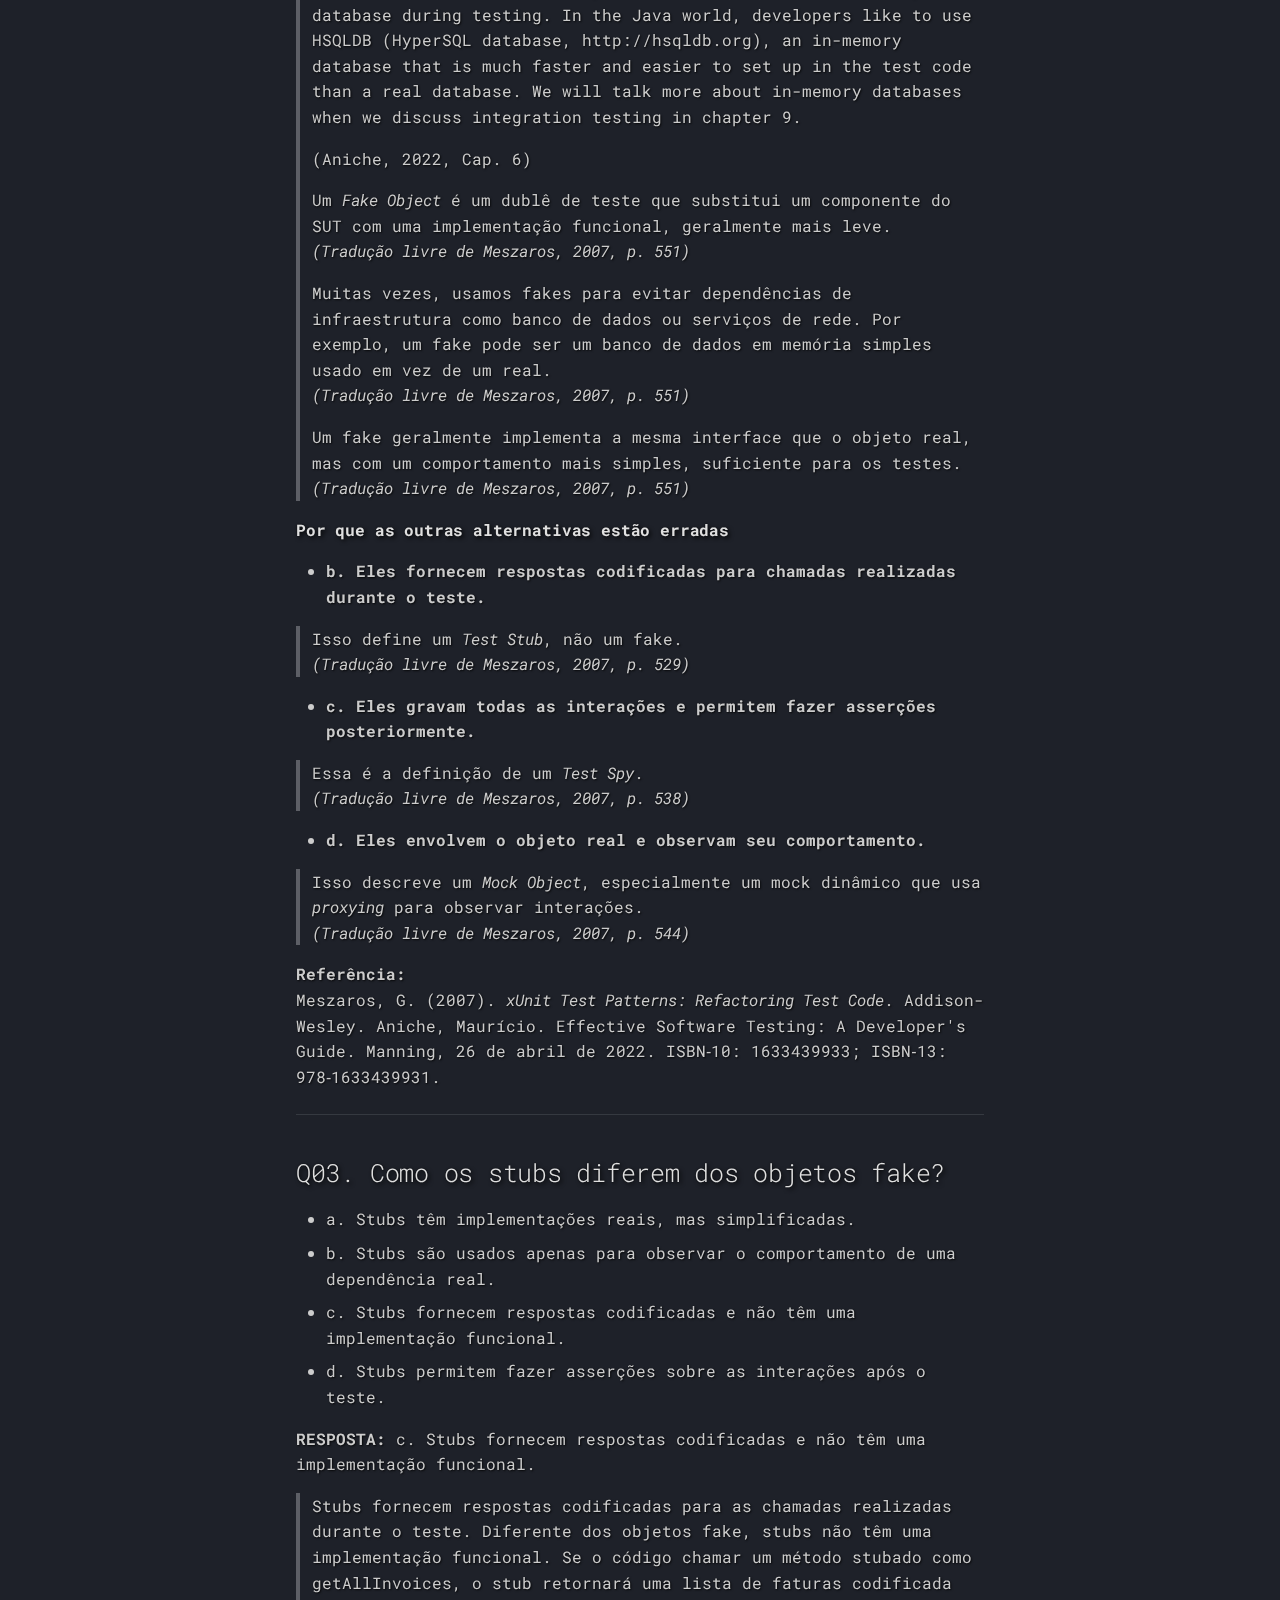
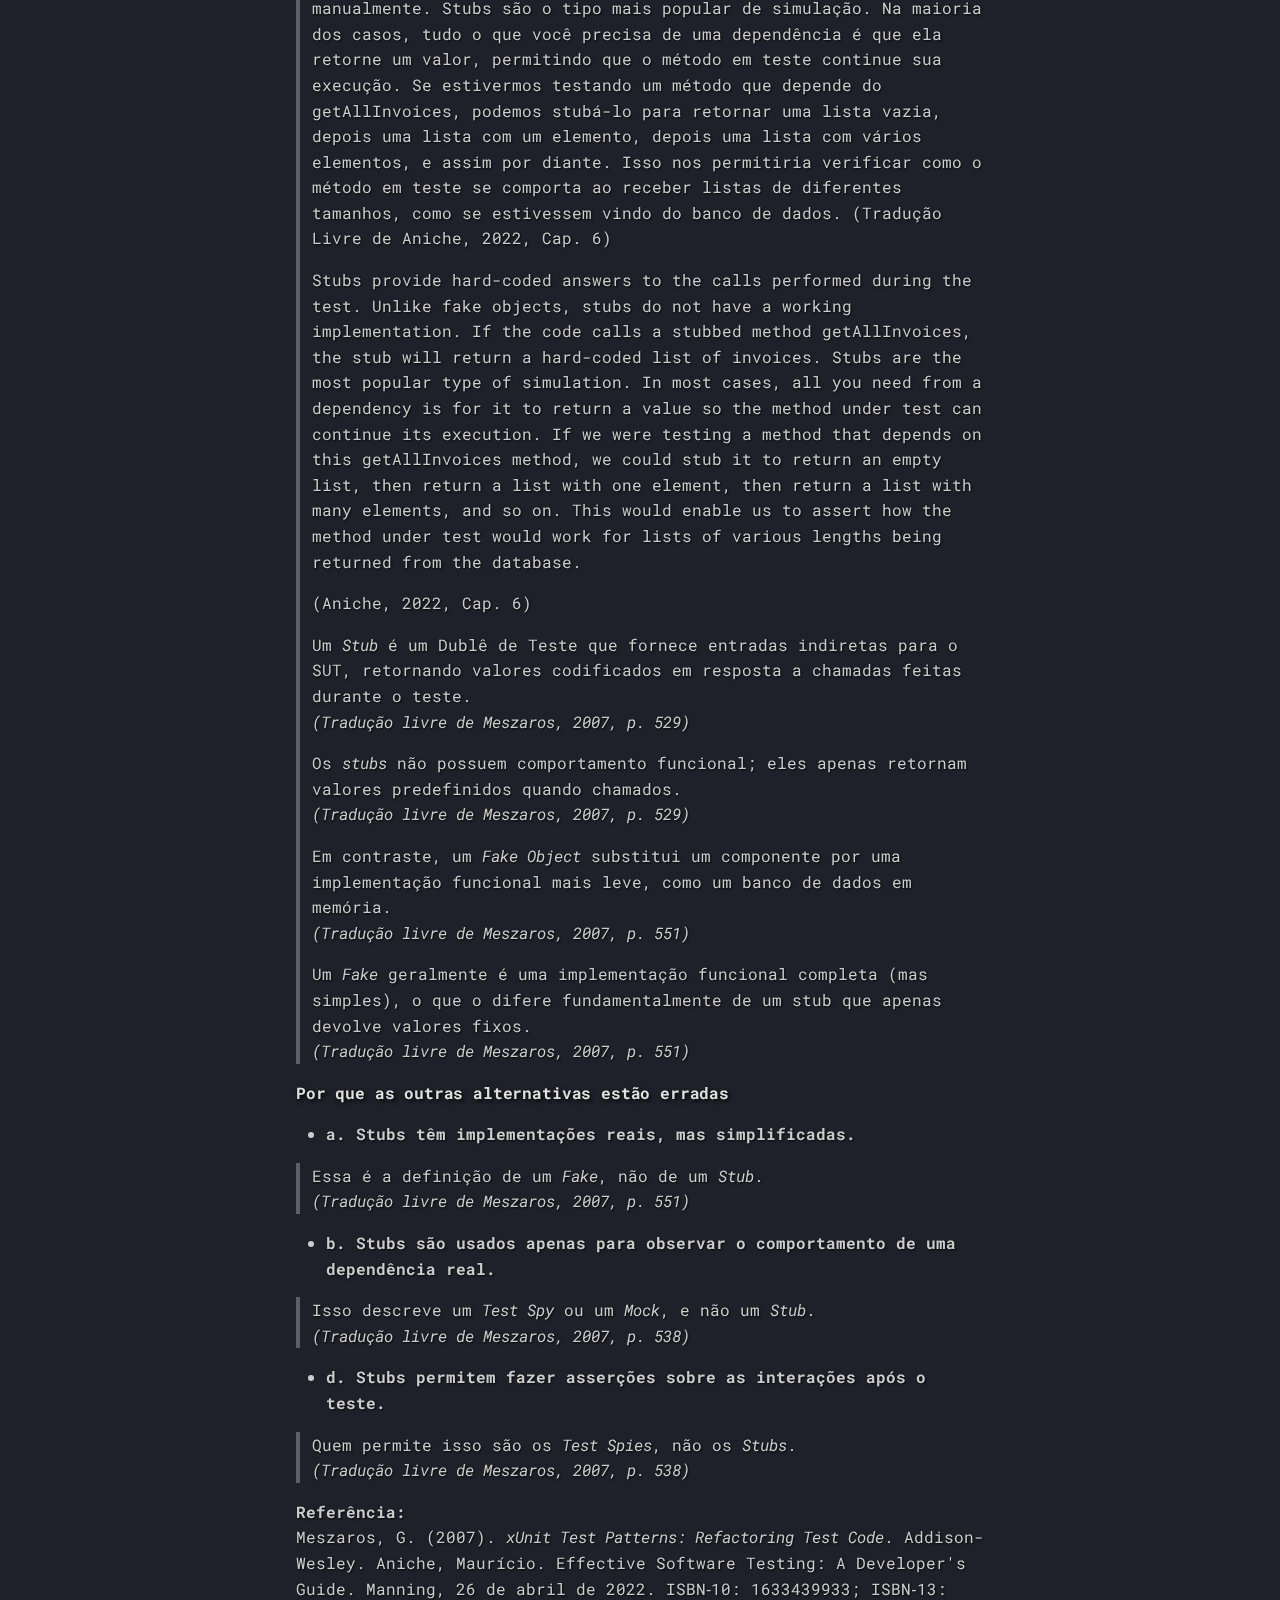
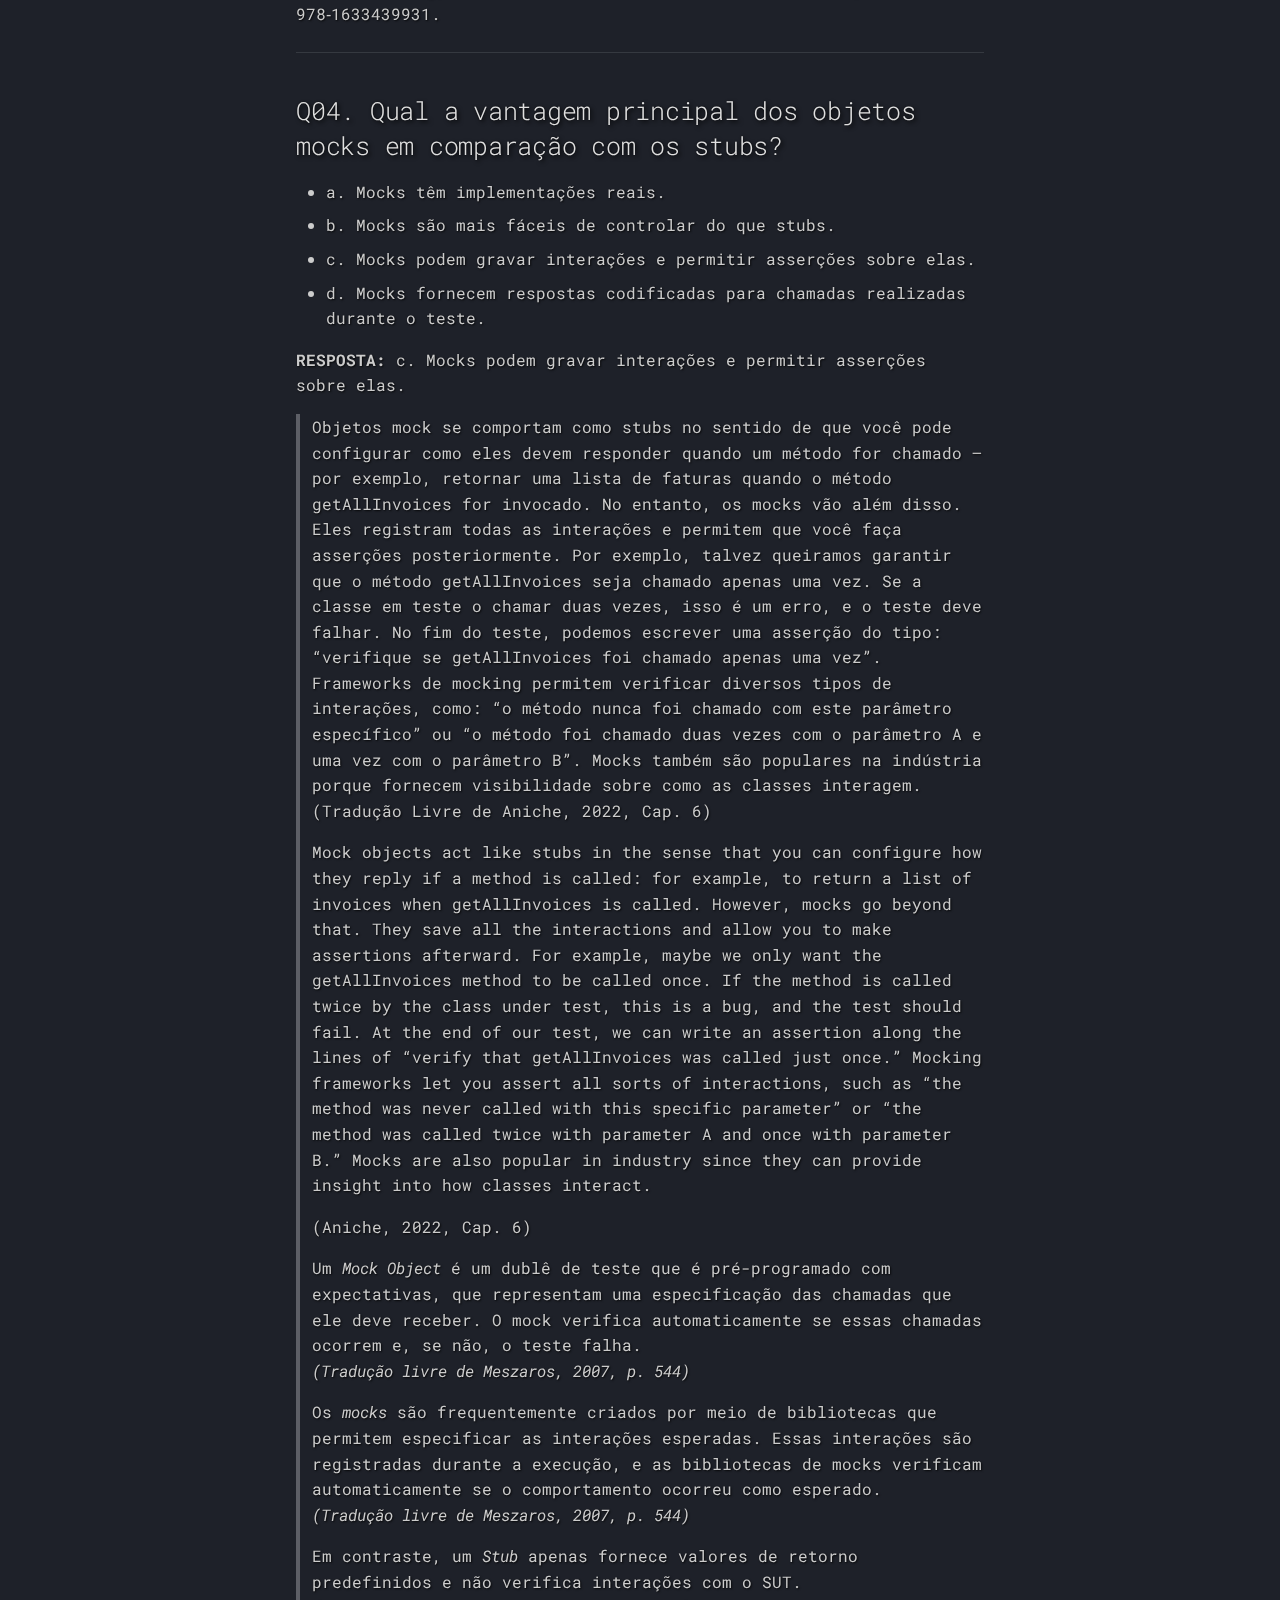
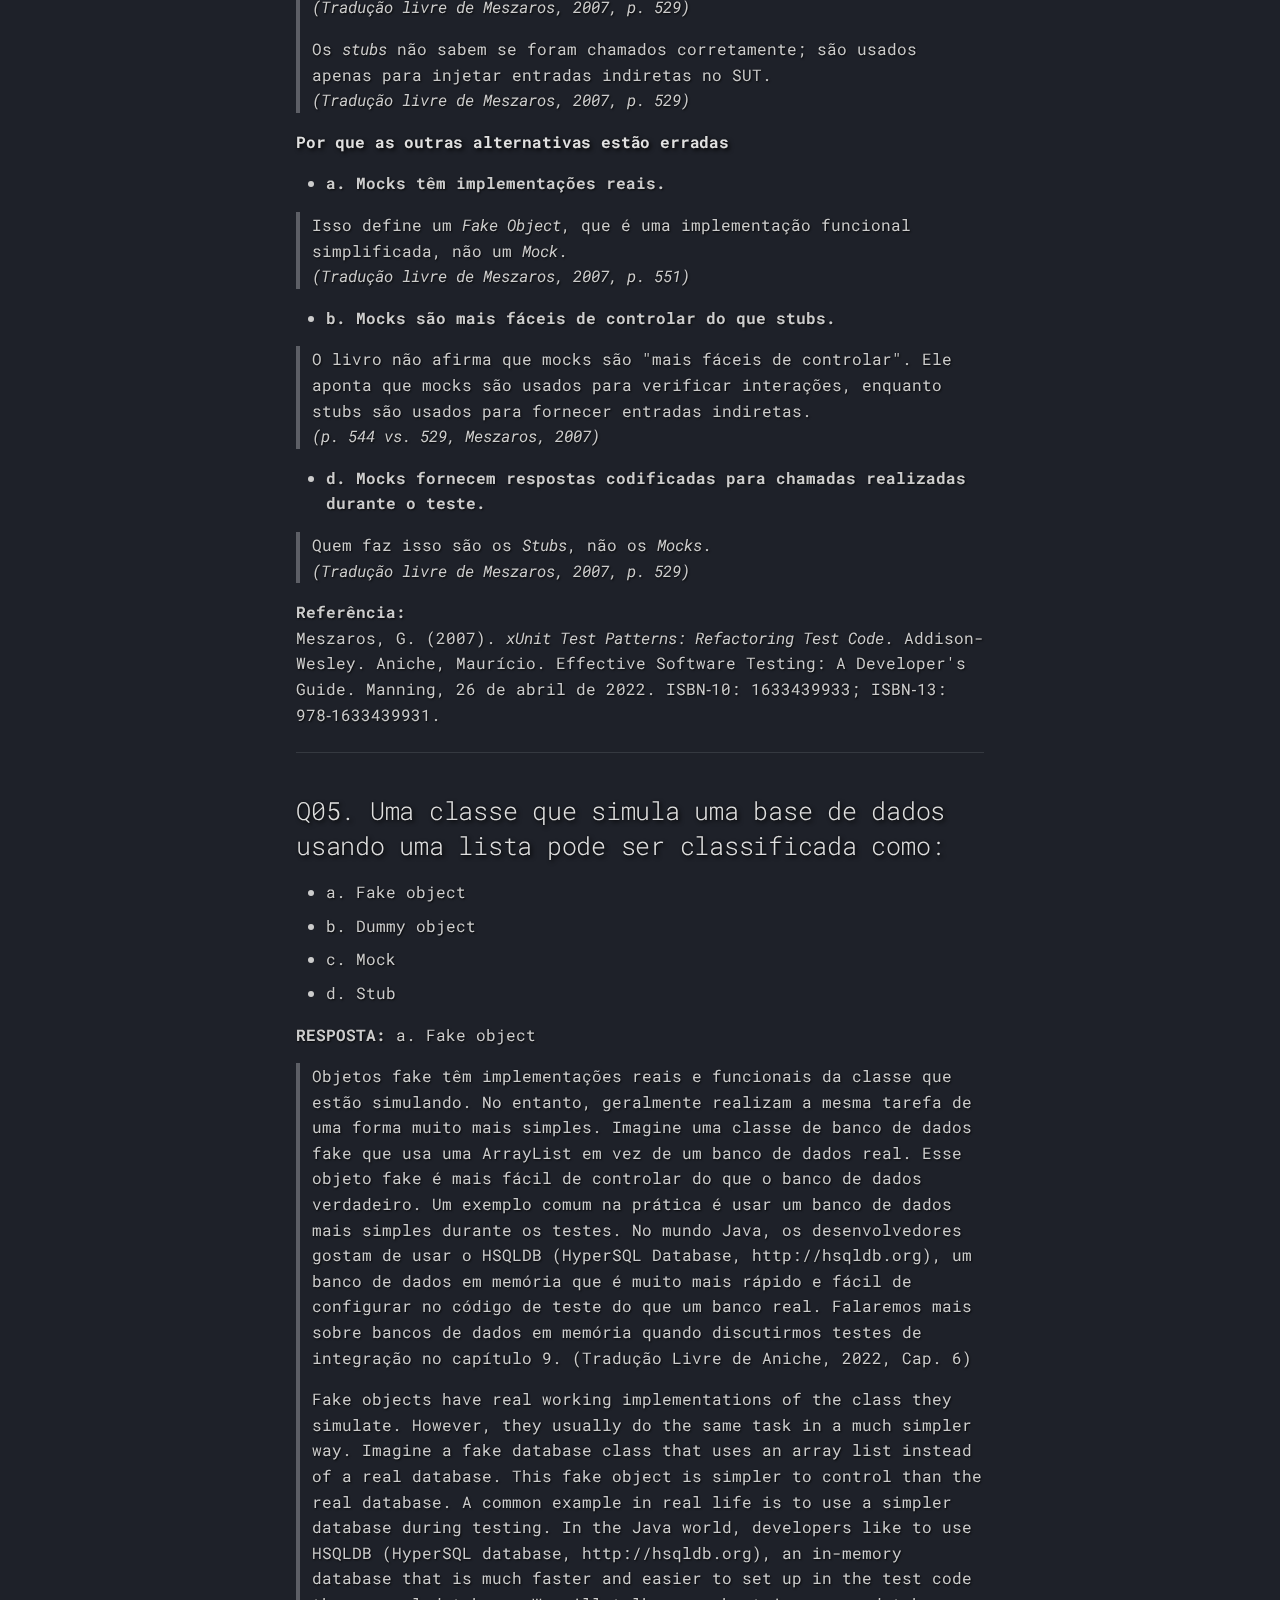
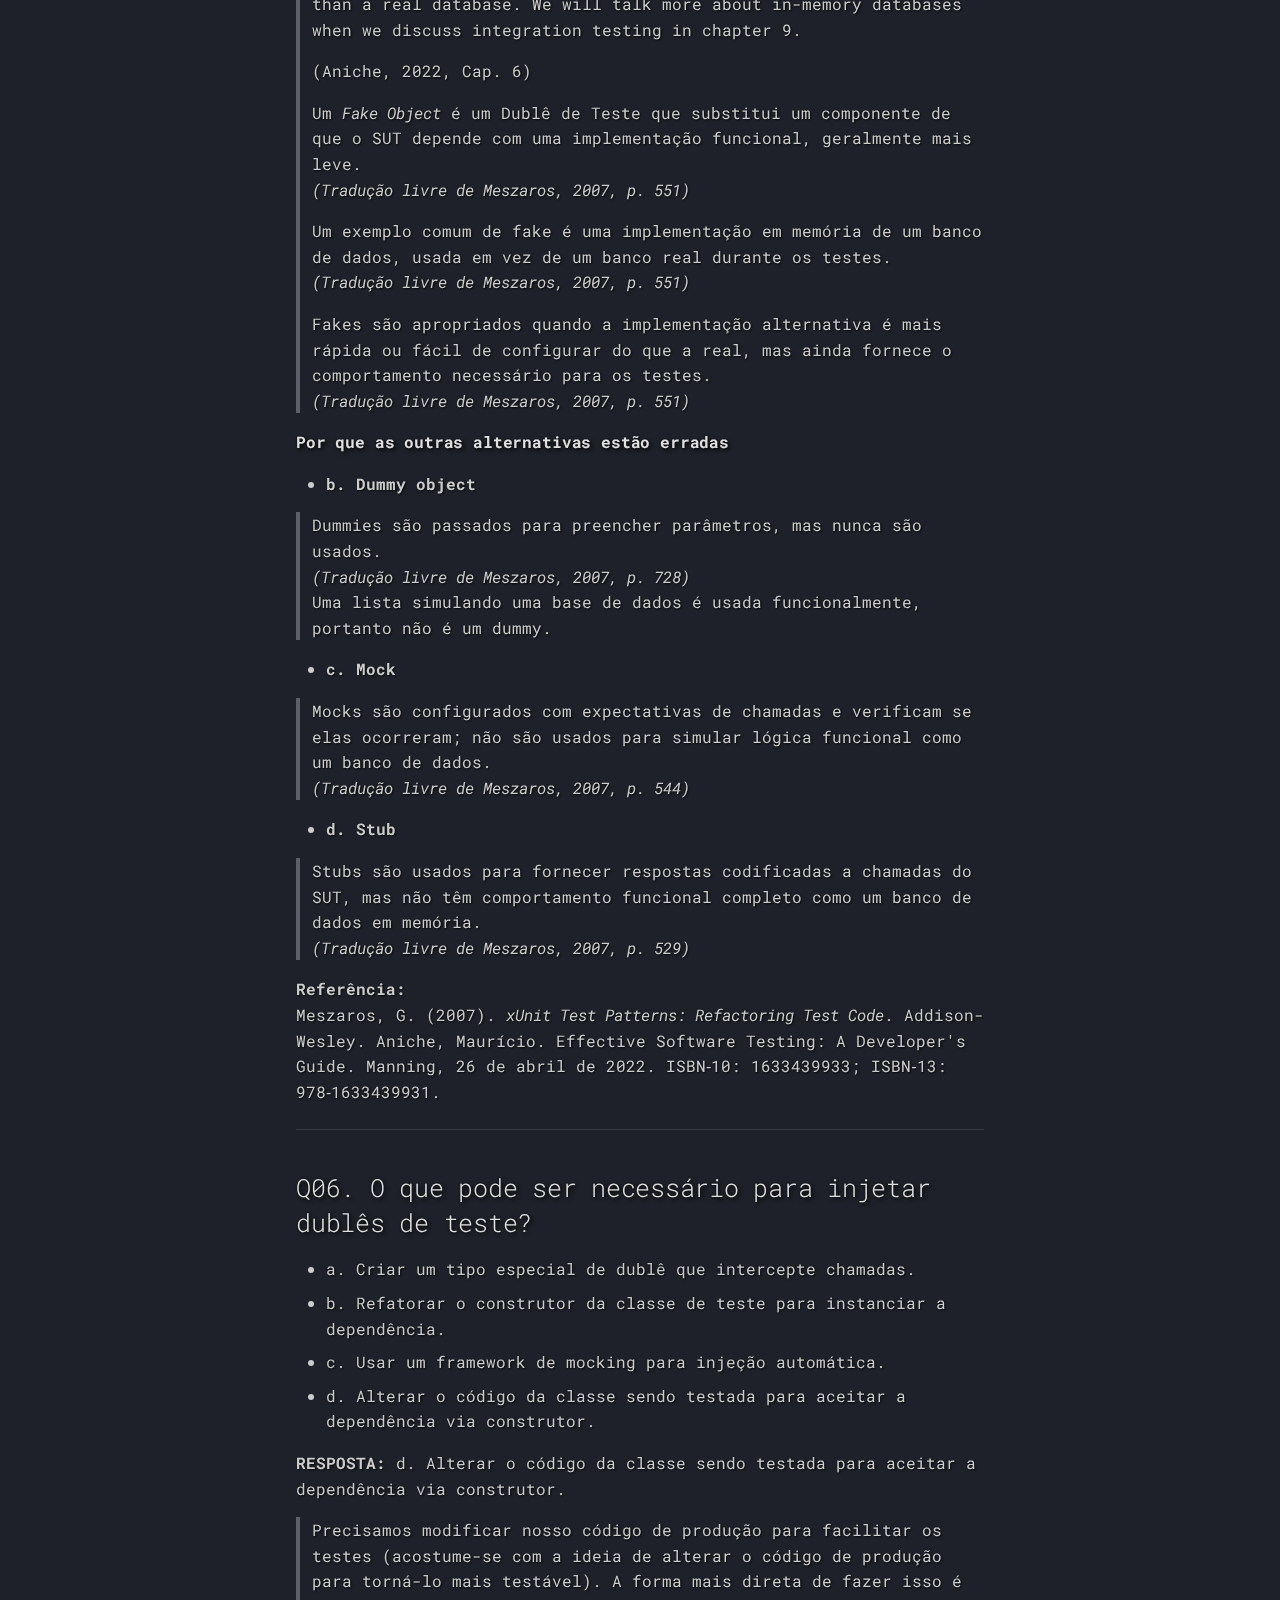
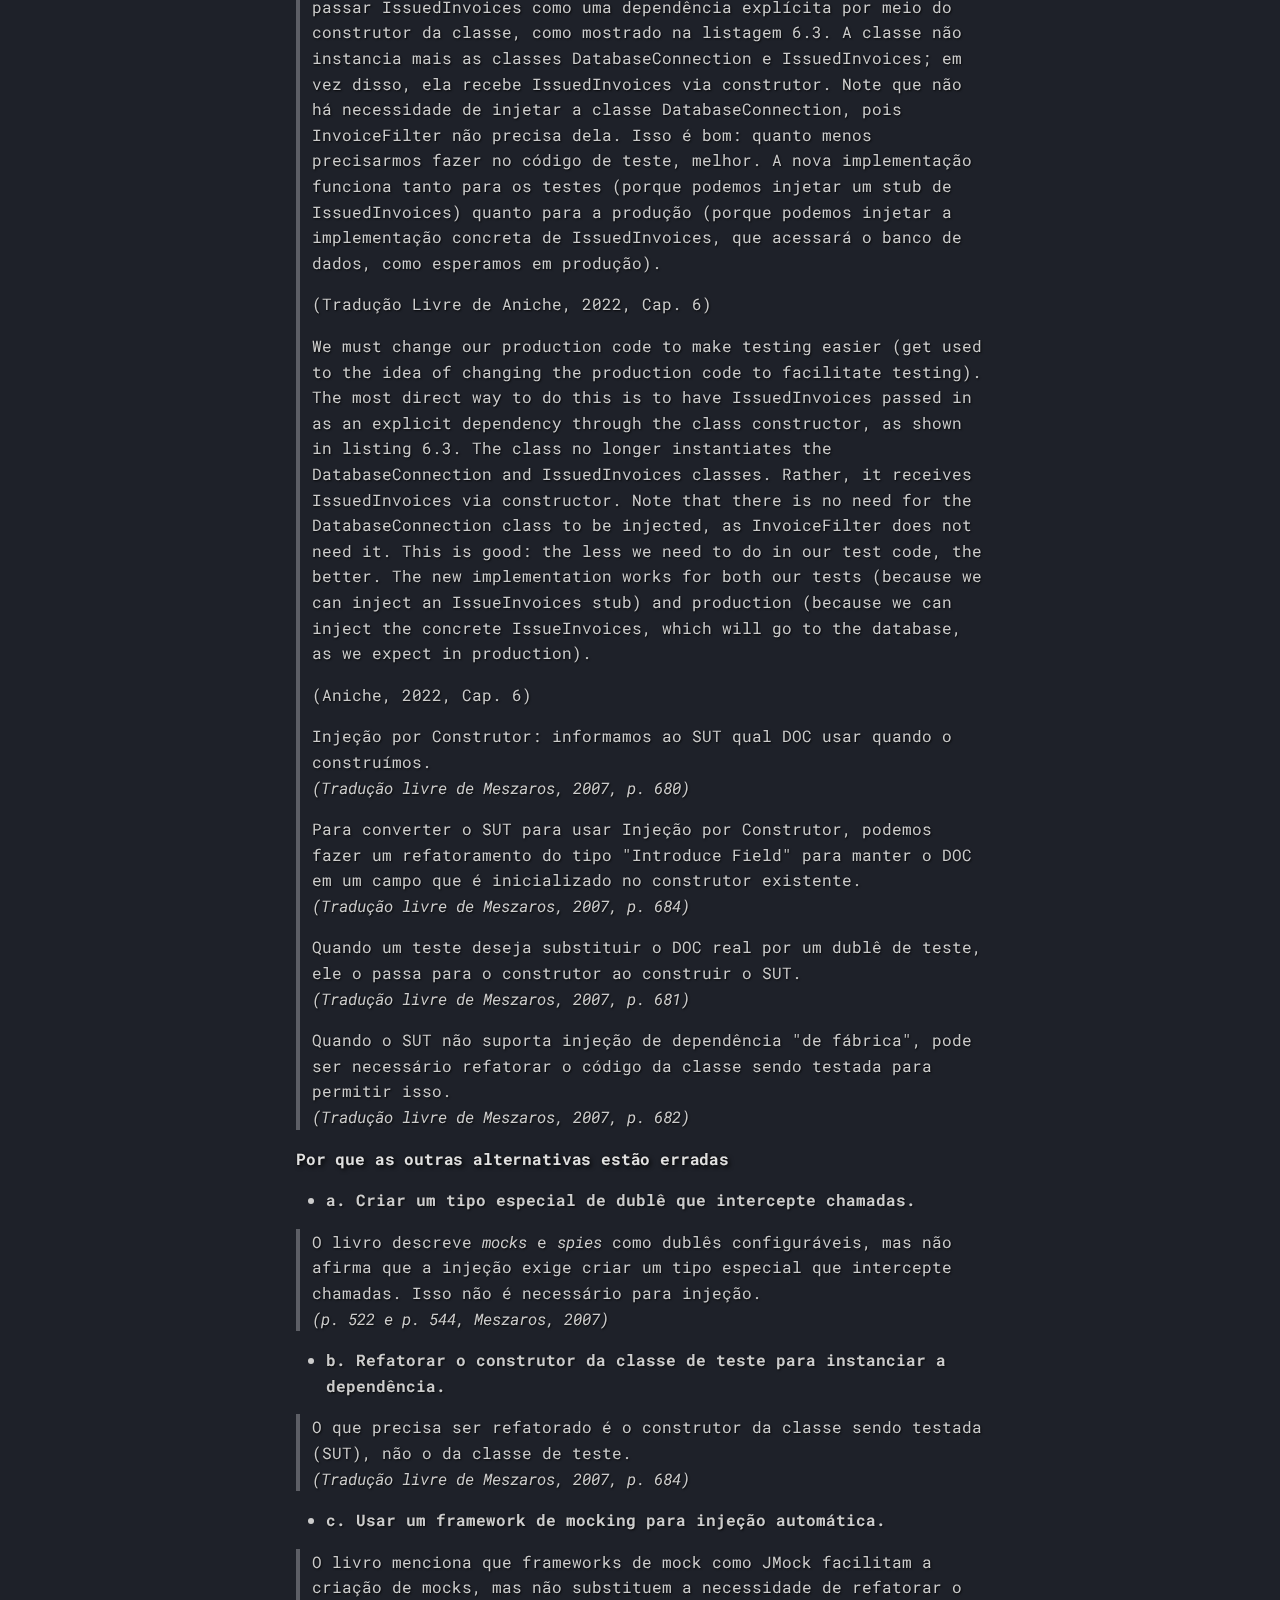
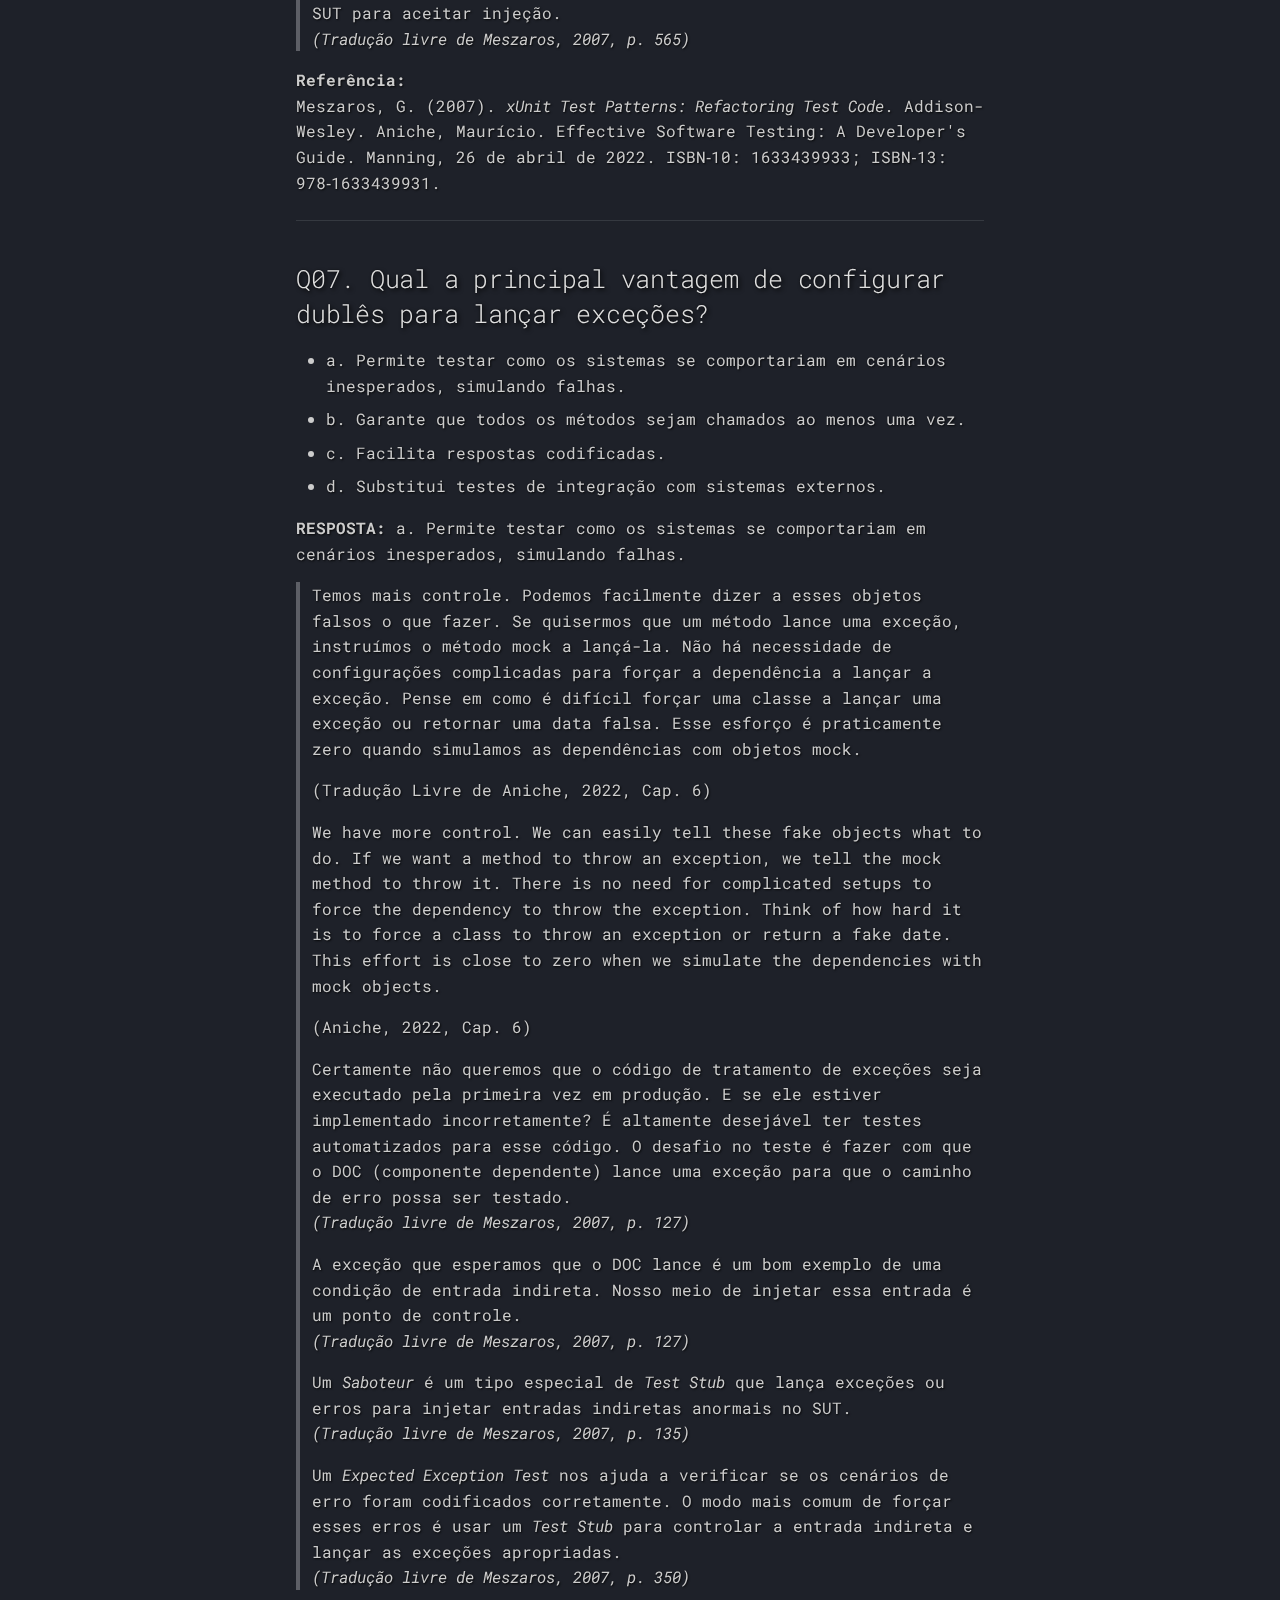
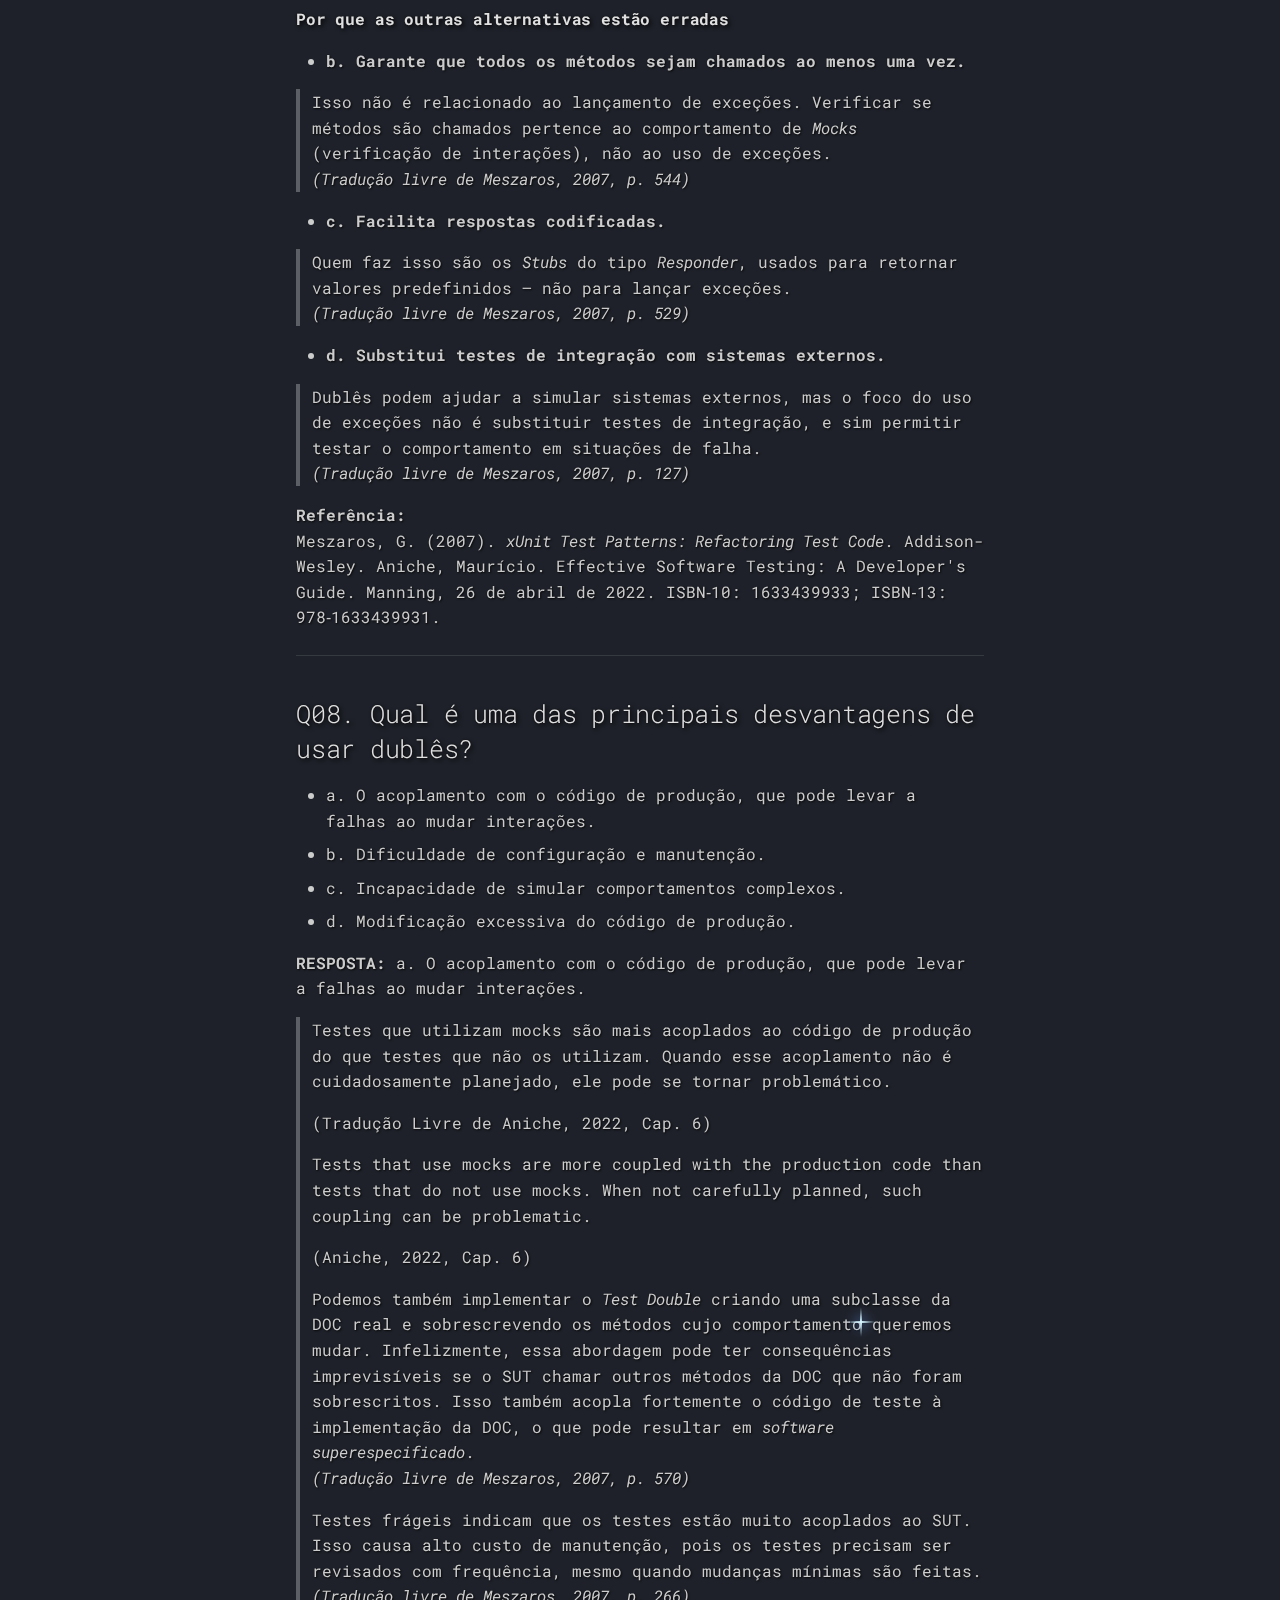
<file: tpi_tpe/tpi4_tpe4/index.html>
<!doctype html>
<html lang="pt" class="no-js">
  <head>
    
      <meta charset="utf-8">
      <meta name="viewport" content="width=device-width,initial-scale=1">
      
      
      
      
        <link rel="prev" href="../tpi3_tpe3/">
      
      
        <link rel="next" href="../tpi5_tpe5/">
      
      
      <link rel="icon" href="../../assets/images/favicon.png">
      <meta name="generator" content="mkdocs-1.6.1, mkdocs-material-9.6.15">
    
    
      
        <title>TPI/TPE(4) - Testes de Software</title>
      
    
    
      <link rel="stylesheet" href="../../assets/stylesheets/main.342714a4.min.css">
      
        
        <link rel="stylesheet" href="../../assets/stylesheets/palette.06af60db.min.css">
      
      


    
    
      
    
    
      
        
        
        <link rel="preconnect" href="https://fonts.gstatic.com" crossorigin>
        <link rel="stylesheet" href="https://fonts.googleapis.com/css?family=Roboto+Mono:300,300i,400,400i,700,700i%7CRoboto+Mono:400,400i,700,700i&display=fallback">
        <style>:root{--md-text-font:"Roboto Mono";--md-code-font:"Roboto Mono"}</style>
      
    
    
      <link rel="stylesheet" href="../../css/custom-general.css">
    
      <link rel="stylesheet" href="../../css/night-sky.css">
    
      <link rel="stylesheet" href="../../css/shooting-stars.css">
    
    <script>__md_scope=new URL("../..",location),__md_hash=e=>[...e].reduce(((e,_)=>(e<<5)-e+_.charCodeAt(0)),0),__md_get=(e,_=localStorage,t=__md_scope)=>JSON.parse(_.getItem(t.pathname+"."+e)),__md_set=(e,_,t=localStorage,a=__md_scope)=>{try{t.setItem(a.pathname+"."+e,JSON.stringify(_))}catch(e){}}</script>
    
      

    
    
    
  </head>
  
  
    
    
      
    
    
    
    
    <body dir="ltr" data-md-color-scheme="slate" data-md-color-primary="deep-purple" data-md-color-accent="deep-orange">
  
    
    <input class="md-toggle" data-md-toggle="drawer" type="checkbox" id="__drawer" autocomplete="off">
    <input class="md-toggle" data-md-toggle="search" type="checkbox" id="__search" autocomplete="off">
    <label class="md-overlay" for="__drawer"></label>
    <div data-md-component="skip">
      
        
        <a href="#tpitpe4-questoes-de-testes-de-software" class="md-skip">
          Pular para conteúdo
        </a>
      
    </div>
    <div data-md-component="announce">
      
    </div>
    
    
      

  

<header class="md-header md-header--shadow md-header--lifted" data-md-component="header">
  <nav class="md-header__inner md-grid" aria-label="Cabeçalho">
    <a href="../.." title="Testes de Software" class="md-header__button md-logo" aria-label="Testes de Software" data-md-component="logo">
      
  
  <svg xmlns="http://www.w3.org/2000/svg" viewBox="0 0 24 24"><path d="M12 8a3 3 0 0 0 3-3 3 3 0 0 0-3-3 3 3 0 0 0-3 3 3 3 0 0 0 3 3m0 3.54C9.64 9.35 6.5 8 3 8v11c3.5 0 6.64 1.35 9 3.54 2.36-2.19 5.5-3.54 9-3.54V8c-3.5 0-6.64 1.35-9 3.54"/></svg>

    </a>
    <label class="md-header__button md-icon" for="__drawer">
      
      <svg xmlns="http://www.w3.org/2000/svg" viewBox="0 0 24 24"><path d="M3 6h18v2H3zm0 5h18v2H3zm0 5h18v2H3z"/></svg>
    </label>
    <div class="md-header__title" data-md-component="header-title">
      <div class="md-header__ellipsis">
        <div class="md-header__topic">
          <span class="md-ellipsis">
            Testes de Software
          </span>
        </div>
        <div class="md-header__topic" data-md-component="header-topic">
          <span class="md-ellipsis">
            
              TPI/TPE(4)
            
          </span>
        </div>
      </div>
    </div>
    
      
        <form class="md-header__option" data-md-component="palette">
  
    
    
    
    <input class="md-option" data-md-color-media="" data-md-color-scheme="slate" data-md-color-primary="deep-purple" data-md-color-accent="deep-orange"  aria-hidden="true"  type="radio" name="__palette" id="__palette_0">
    
  
</form>
      
    
    
      <script>var palette=__md_get("__palette");if(palette&&palette.color){if("(prefers-color-scheme)"===palette.color.media){var media=matchMedia("(prefers-color-scheme: light)"),input=document.querySelector(media.matches?"[data-md-color-media='(prefers-color-scheme: light)']":"[data-md-color-media='(prefers-color-scheme: dark)']");palette.color.media=input.getAttribute("data-md-color-media"),palette.color.scheme=input.getAttribute("data-md-color-scheme"),palette.color.primary=input.getAttribute("data-md-color-primary"),palette.color.accent=input.getAttribute("data-md-color-accent")}for(var[key,value]of Object.entries(palette.color))document.body.setAttribute("data-md-color-"+key,value)}</script>
    
    
    
      
      
        <label class="md-header__button md-icon" for="__search">
          
          <svg xmlns="http://www.w3.org/2000/svg" viewBox="0 0 24 24"><path d="M9.5 3A6.5 6.5 0 0 1 16 9.5c0 1.61-.59 3.09-1.56 4.23l.27.27h.79l5 5-1.5 1.5-5-5v-.79l-.27-.27A6.52 6.52 0 0 1 9.5 16 6.5 6.5 0 0 1 3 9.5 6.5 6.5 0 0 1 9.5 3m0 2C7 5 5 7 5 9.5S7 14 9.5 14 14 12 14 9.5 12 5 9.5 5"/></svg>
        </label>
        <div class="md-search" data-md-component="search" role="dialog">
  <label class="md-search__overlay" for="__search"></label>
  <div class="md-search__inner" role="search">
    <form class="md-search__form" name="search">
      <input type="text" class="md-search__input" name="query" aria-label="Buscar" placeholder="Buscar" autocapitalize="off" autocorrect="off" autocomplete="off" spellcheck="false" data-md-component="search-query" required>
      <label class="md-search__icon md-icon" for="__search">
        
        <svg xmlns="http://www.w3.org/2000/svg" viewBox="0 0 24 24"><path d="M9.5 3A6.5 6.5 0 0 1 16 9.5c0 1.61-.59 3.09-1.56 4.23l.27.27h.79l5 5-1.5 1.5-5-5v-.79l-.27-.27A6.52 6.52 0 0 1 9.5 16 6.5 6.5 0 0 1 3 9.5 6.5 6.5 0 0 1 9.5 3m0 2C7 5 5 7 5 9.5S7 14 9.5 14 14 12 14 9.5 12 5 9.5 5"/></svg>
        
        <svg xmlns="http://www.w3.org/2000/svg" viewBox="0 0 24 24"><path d="M20 11v2H8l5.5 5.5-1.42 1.42L4.16 12l7.92-7.92L13.5 5.5 8 11z"/></svg>
      </label>
      <nav class="md-search__options" aria-label="Pesquisar">
        
        <button type="reset" class="md-search__icon md-icon" title="Limpar" aria-label="Limpar" tabindex="-1">
          
          <svg xmlns="http://www.w3.org/2000/svg" viewBox="0 0 24 24"><path d="M19 6.41 17.59 5 12 10.59 6.41 5 5 6.41 10.59 12 5 17.59 6.41 19 12 13.41 17.59 19 19 17.59 13.41 12z"/></svg>
        </button>
      </nav>
      
        <div class="md-search__suggest" data-md-component="search-suggest"></div>
      
    </form>
    <div class="md-search__output">
      <div class="md-search__scrollwrap" tabindex="0" data-md-scrollfix>
        <div class="md-search-result" data-md-component="search-result">
          <div class="md-search-result__meta">
            Inicializando busca
          </div>
          <ol class="md-search-result__list" role="presentation"></ol>
        </div>
      </div>
    </div>
  </div>
</div>
      
    
    
      <div class="md-header__source">
        <a href="https://github.com/arthurrochamoreira/Testes-de-Software" title="Ir para repositório" class="md-source" data-md-component="source">
  <div class="md-source__icon md-icon">
    
    <svg xmlns="http://www.w3.org/2000/svg" viewBox="0 0 448 512"><!--! Font Awesome Free 6.7.2 by @fontawesome - https://fontawesome.com License - https://fontawesome.com/license/free (Icons: CC BY 4.0, Fonts: SIL OFL 1.1, Code: MIT License) Copyright 2024 Fonticons, Inc.--><path d="M439.55 236.05 244 40.45a28.87 28.87 0 0 0-40.81 0l-40.66 40.63 51.52 51.52c27.06-9.14 52.68 16.77 43.39 43.68l49.66 49.66c34.23-11.8 61.18 31 35.47 56.69-26.49 26.49-70.21-2.87-56-37.34L240.22 199v121.85c25.3 12.54 22.26 41.85 9.08 55a34.34 34.34 0 0 1-48.55 0c-17.57-17.6-11.07-46.91 11.25-56v-123c-20.8-8.51-24.6-30.74-18.64-45L142.57 101 8.45 235.14a28.86 28.86 0 0 0 0 40.81l195.61 195.6a28.86 28.86 0 0 0 40.8 0l194.69-194.69a28.86 28.86 0 0 0 0-40.81"/></svg>
  </div>
  <div class="md-source__repository">
    testes-de-software
  </div>
</a>
      </div>
    
  </nav>
  
    
      
<nav class="md-tabs" aria-label="Abas" data-md-component="tabs">
  <div class="md-grid">
    <ul class="md-tabs__list">
      
        
  
  
  
  
    <li class="md-tabs__item">
      <a href="../.." class="md-tabs__link">
        
  
  
    
  
  Home

      </a>
    </li>
  

      
        
  
  
  
  
    
    
      <li class="md-tabs__item">
        <a href="../../aae3/mc_dc/" class="md-tabs__link">
          
  
  
  MC/DC

        </a>
      </li>
    
  

      
        
  
  
  
    
  
  
    
    
      <li class="md-tabs__item md-tabs__item--active">
        <a href="../tpi3_tpe3/" class="md-tabs__link">
          
  
  
  TPI/TPE

        </a>
      </li>
    
  

      
        
  
  
  
  
    
    
      <li class="md-tabs__item">
        <a href="../../aae3/unit_test/" class="md-tabs__link">
          
  
  
  Unit Testing

        </a>
      </li>
    
  

      
        
  
  
  
  
    
    
      <li class="md-tabs__item">
        <a href="../../aae3/white_box_test/" class="md-tabs__link">
          
  
  
  White-Box Testing

        </a>
      </li>
    
  

      
    </ul>
  </div>
</nav>
    
  
</header>
    
    <div class="md-container" data-md-component="container">
      
      
        
      
      <main class="md-main" data-md-component="main">
        <div class="md-main__inner md-grid">
          
            
              
              <div class="md-sidebar md-sidebar--primary" data-md-component="sidebar" data-md-type="navigation" >
                <div class="md-sidebar__scrollwrap">
                  <div class="md-sidebar__inner">
                    


  


<nav class="md-nav md-nav--primary md-nav--lifted" aria-label="Navegação" data-md-level="0">
  <label class="md-nav__title" for="__drawer">
    <a href="../.." title="Testes de Software" class="md-nav__button md-logo" aria-label="Testes de Software" data-md-component="logo">
      
  
  <svg xmlns="http://www.w3.org/2000/svg" viewBox="0 0 24 24"><path d="M12 8a3 3 0 0 0 3-3 3 3 0 0 0-3-3 3 3 0 0 0-3 3 3 3 0 0 0 3 3m0 3.54C9.64 9.35 6.5 8 3 8v11c3.5 0 6.64 1.35 9 3.54 2.36-2.19 5.5-3.54 9-3.54V8c-3.5 0-6.64 1.35-9 3.54"/></svg>

    </a>
    Testes de Software
  </label>
  
    <div class="md-nav__source">
      <a href="https://github.com/arthurrochamoreira/Testes-de-Software" title="Ir para repositório" class="md-source" data-md-component="source">
  <div class="md-source__icon md-icon">
    
    <svg xmlns="http://www.w3.org/2000/svg" viewBox="0 0 448 512"><!--! Font Awesome Free 6.7.2 by @fontawesome - https://fontawesome.com License - https://fontawesome.com/license/free (Icons: CC BY 4.0, Fonts: SIL OFL 1.1, Code: MIT License) Copyright 2024 Fonticons, Inc.--><path d="M439.55 236.05 244 40.45a28.87 28.87 0 0 0-40.81 0l-40.66 40.63 51.52 51.52c27.06-9.14 52.68 16.77 43.39 43.68l49.66 49.66c34.23-11.8 61.18 31 35.47 56.69-26.49 26.49-70.21-2.87-56-37.34L240.22 199v121.85c25.3 12.54 22.26 41.85 9.08 55a34.34 34.34 0 0 1-48.55 0c-17.57-17.6-11.07-46.91 11.25-56v-123c-20.8-8.51-24.6-30.74-18.64-45L142.57 101 8.45 235.14a28.86 28.86 0 0 0 0 40.81l195.61 195.6a28.86 28.86 0 0 0 40.8 0l194.69-194.69a28.86 28.86 0 0 0 0-40.81"/></svg>
  </div>
  <div class="md-source__repository">
    testes-de-software
  </div>
</a>
    </div>
  
  <ul class="md-nav__list" data-md-scrollfix>
    
      
      
  
  
  
  
    <li class="md-nav__item">
      <a href="../.." class="md-nav__link">
        
  
  
  <span class="md-ellipsis">
    Home
    
  </span>
  

      </a>
    </li>
  

    
      
      
  
  
  
  
    
    
    
    
      
      
        
      
    
    
    <li class="md-nav__item md-nav__item--nested">
      
        
        
        <input class="md-nav__toggle md-toggle " type="checkbox" id="__nav_2" >
        
          
          <label class="md-nav__link" for="__nav_2" id="__nav_2_label" tabindex="0">
            
  
  
  <span class="md-ellipsis">
    MC/DC
    
  </span>
  

            <span class="md-nav__icon md-icon"></span>
          </label>
        
        <nav class="md-nav" data-md-level="1" aria-labelledby="__nav_2_label" aria-expanded="false">
          <label class="md-nav__title" for="__nav_2">
            <span class="md-nav__icon md-icon"></span>
            MC/DC
          </label>
          <ul class="md-nav__list" data-md-scrollfix>
            
              
                
  
  
  
  
    <li class="md-nav__item">
      <a href="../../aae3/mc_dc/" class="md-nav__link">
        
  
  
  <span class="md-ellipsis">
    Modified Condition/Decision Coverage (MC/DC)
    
  </span>
  

      </a>
    </li>
  

              
            
          </ul>
        </nav>
      
    </li>
  

    
      
      
  
  
    
  
  
  
    
    
    
    
      
        
        
      
      
        
      
    
    
    <li class="md-nav__item md-nav__item--active md-nav__item--section md-nav__item--nested">
      
        
        
        <input class="md-nav__toggle md-toggle " type="checkbox" id="__nav_3" checked>
        
          
          <label class="md-nav__link" for="__nav_3" id="__nav_3_label" tabindex="">
            
  
  
  <span class="md-ellipsis">
    TPI/TPE
    
  </span>
  

            <span class="md-nav__icon md-icon"></span>
          </label>
        
        <nav class="md-nav" data-md-level="1" aria-labelledby="__nav_3_label" aria-expanded="true">
          <label class="md-nav__title" for="__nav_3">
            <span class="md-nav__icon md-icon"></span>
            TPI/TPE
          </label>
          <ul class="md-nav__list" data-md-scrollfix>
            
              
                
  
  
  
  
    <li class="md-nav__item">
      <a href="../tpi3_tpe3/" class="md-nav__link">
        
  
  
  <span class="md-ellipsis">
    TPI/TPE(3)
    
  </span>
  

      </a>
    </li>
  

              
            
              
                
  
  
    
  
  
  
    <li class="md-nav__item md-nav__item--active">
      
      <input class="md-nav__toggle md-toggle" type="checkbox" id="__toc">
      
      
        
      
      
        <label class="md-nav__link md-nav__link--active" for="__toc">
          
  
  
  <span class="md-ellipsis">
    TPI/TPE(4)
    
  </span>
  

          <span class="md-nav__icon md-icon"></span>
        </label>
      
      <a href="./" class="md-nav__link md-nav__link--active">
        
  
  
  <span class="md-ellipsis">
    TPI/TPE(4)
    
  </span>
  

      </a>
      
        

<nav class="md-nav md-nav--secondary" aria-label="Índice">
  
  
  
    
  
  
    <label class="md-nav__title" for="__toc">
      <span class="md-nav__icon md-icon"></span>
      Índice
    </label>
    <ul class="md-nav__list" data-md-component="toc" data-md-scrollfix>
      
        <li class="md-nav__item">
  <a href="#q01-o-que-sao-objetos-dummy" class="md-nav__link">
    <span class="md-ellipsis">
      Q01. O que são objetos dummy?
    </span>
  </a>
  
    <nav class="md-nav" aria-label="Q01. O que são objetos dummy?">
      <ul class="md-nav__list">
        
          <li class="md-nav__item">
  <a href="#por-que-as-outras-alternativas-estao-erradas" class="md-nav__link">
    <span class="md-ellipsis">
      Por que as outras alternativas estão erradas
    </span>
  </a>
  
</li>
        
      </ul>
    </nav>
  
</li>
      
        <li class="md-nav__item">
  <a href="#q02-qual-a-principal-caracteristica-de-objetos-fake" class="md-nav__link">
    <span class="md-ellipsis">
      Q02. Qual a principal característica de objetos fake?
    </span>
  </a>
  
    <nav class="md-nav" aria-label="Q02. Qual a principal característica de objetos fake?">
      <ul class="md-nav__list">
        
          <li class="md-nav__item">
  <a href="#por-que-as-outras-alternativas-estao-erradas_1" class="md-nav__link">
    <span class="md-ellipsis">
      Por que as outras alternativas estão erradas
    </span>
  </a>
  
</li>
        
      </ul>
    </nav>
  
</li>
      
        <li class="md-nav__item">
  <a href="#q03-como-os-stubs-diferem-dos-objetos-fake" class="md-nav__link">
    <span class="md-ellipsis">
      Q03. Como os stubs diferem dos objetos fake?
    </span>
  </a>
  
    <nav class="md-nav" aria-label="Q03. Como os stubs diferem dos objetos fake?">
      <ul class="md-nav__list">
        
          <li class="md-nav__item">
  <a href="#por-que-as-outras-alternativas-estao-erradas_2" class="md-nav__link">
    <span class="md-ellipsis">
      Por que as outras alternativas estão erradas
    </span>
  </a>
  
</li>
        
      </ul>
    </nav>
  
</li>
      
        <li class="md-nav__item">
  <a href="#q04-qual-a-vantagem-principal-dos-objetos-mocks-em-comparacao-com-os-stubs" class="md-nav__link">
    <span class="md-ellipsis">
      Q04. Qual a vantagem principal dos objetos mocks em comparação com os stubs?
    </span>
  </a>
  
    <nav class="md-nav" aria-label="Q04. Qual a vantagem principal dos objetos mocks em comparação com os stubs?">
      <ul class="md-nav__list">
        
          <li class="md-nav__item">
  <a href="#por-que-as-outras-alternativas-estao-erradas_3" class="md-nav__link">
    <span class="md-ellipsis">
      Por que as outras alternativas estão erradas
    </span>
  </a>
  
</li>
        
      </ul>
    </nav>
  
</li>
      
        <li class="md-nav__item">
  <a href="#q05-uma-classe-que-simula-uma-base-de-dados-usando-uma-lista-pode-ser-classificada-como" class="md-nav__link">
    <span class="md-ellipsis">
      Q05. Uma classe que simula uma base de dados usando uma lista pode ser classificada como:
    </span>
  </a>
  
    <nav class="md-nav" aria-label="Q05. Uma classe que simula uma base de dados usando uma lista pode ser classificada como:">
      <ul class="md-nav__list">
        
          <li class="md-nav__item">
  <a href="#por-que-as-outras-alternativas-estao-erradas_4" class="md-nav__link">
    <span class="md-ellipsis">
      Por que as outras alternativas estão erradas
    </span>
  </a>
  
</li>
        
      </ul>
    </nav>
  
</li>
      
        <li class="md-nav__item">
  <a href="#q06-o-que-pode-ser-necessario-para-injetar-dubles-de-teste" class="md-nav__link">
    <span class="md-ellipsis">
      Q06. O que pode ser necessário para injetar dublês de teste?
    </span>
  </a>
  
    <nav class="md-nav" aria-label="Q06. O que pode ser necessário para injetar dublês de teste?">
      <ul class="md-nav__list">
        
          <li class="md-nav__item">
  <a href="#por-que-as-outras-alternativas-estao-erradas_5" class="md-nav__link">
    <span class="md-ellipsis">
      Por que as outras alternativas estão erradas
    </span>
  </a>
  
</li>
        
      </ul>
    </nav>
  
</li>
      
        <li class="md-nav__item">
  <a href="#q07-qual-a-principal-vantagem-de-configurar-dubles-para-lancar-excecoes" class="md-nav__link">
    <span class="md-ellipsis">
      Q07. Qual a principal vantagem de configurar dublês para lançar exceções?
    </span>
  </a>
  
    <nav class="md-nav" aria-label="Q07. Qual a principal vantagem de configurar dublês para lançar exceções?">
      <ul class="md-nav__list">
        
          <li class="md-nav__item">
  <a href="#por-que-as-outras-alternativas-estao-erradas_6" class="md-nav__link">
    <span class="md-ellipsis">
      Por que as outras alternativas estão erradas
    </span>
  </a>
  
</li>
        
      </ul>
    </nav>
  
</li>
      
        <li class="md-nav__item">
  <a href="#q08-qual-e-uma-das-principais-desvantagens-de-usar-dubles" class="md-nav__link">
    <span class="md-ellipsis">
      Q08. Qual é uma das principais desvantagens de usar dublês?
    </span>
  </a>
  
    <nav class="md-nav" aria-label="Q08. Qual é uma das principais desvantagens de usar dublês?">
      <ul class="md-nav__list">
        
          <li class="md-nav__item">
  <a href="#por-que-as-outras-alternativas-estao-erradas_7" class="md-nav__link">
    <span class="md-ellipsis">
      Por que as outras alternativas estão erradas
    </span>
  </a>
  
</li>
        
      </ul>
    </nav>
  
</li>
      
        <li class="md-nav__item">
  <a href="#q09-qual-e-o-ciclo-repetido-no-processo-de-tdd" class="md-nav__link">
    <span class="md-ellipsis">
      Q09. Qual é o ciclo repetido no processo de TDD?
    </span>
  </a>
  
    <nav class="md-nav" aria-label="Q09. Qual é o ciclo repetido no processo de TDD?">
      <ul class="md-nav__list">
        
          <li class="md-nav__item">
  <a href="#por-que-as-outras-alternativas-estao-erradas_8" class="md-nav__link">
    <span class="md-ellipsis">
      Por que as outras alternativas estão erradas
    </span>
  </a>
  
</li>
        
      </ul>
    </nav>
  
</li>
      
        <li class="md-nav__item">
  <a href="#q10-por-que-o-tdd-facilita-a-identificacao-de-problemas" class="md-nav__link">
    <span class="md-ellipsis">
      Q10. Por que o TDD facilita a identificação de problemas?
    </span>
  </a>
  
    <nav class="md-nav" aria-label="Q10. Por que o TDD facilita a identificação de problemas?">
      <ul class="md-nav__list">
        
          <li class="md-nav__item">
  <a href="#por-que-as-outras-alternativas-estao-erradas_9" class="md-nav__link">
    <span class="md-ellipsis">
      Por que as outras alternativas estão erradas
    </span>
  </a>
  
</li>
        
      </ul>
    </nav>
  
</li>
      
        <li class="md-nav__item">
  <a href="#q11-como-o-tdd-afeta-o-design" class="md-nav__link">
    <span class="md-ellipsis">
      Q11. Como o TDD afeta o design?
    </span>
  </a>
  
    <nav class="md-nav" aria-label="Q11. Como o TDD afeta o design?">
      <ul class="md-nav__list">
        
          <li class="md-nav__item">
  <a href="#por-que-as-outras-alternativas-estao-erradas_10" class="md-nav__link">
    <span class="md-ellipsis">
      Por que as outras alternativas estão erradas
    </span>
  </a>
  
</li>
        
      </ul>
    </nav>
  
</li>
      
        <li class="md-nav__item">
  <a href="#q12-quando-o-tdd-e-mais-vantajoso" class="md-nav__link">
    <span class="md-ellipsis">
      Q12. Quando o TDD é mais vantajoso?
    </span>
  </a>
  
</li>
      
        <li class="md-nav__item">
  <a href="#q13-em-quais-situacoes-o-uso-do-tdd-nao-e-recomendado" class="md-nav__link">
    <span class="md-ellipsis">
      Q13. Em quais situações o uso do TDD não é recomendado?
    </span>
  </a>
  
    <nav class="md-nav" aria-label="Q13. Em quais situações o uso do TDD não é recomendado?">
      <ul class="md-nav__list">
        
          <li class="md-nav__item">
  <a href="#por-que-as-outras-alternativas-estao-erradas_11" class="md-nav__link">
    <span class="md-ellipsis">
      Por que as outras alternativas estão erradas
    </span>
  </a>
  
</li>
        
      </ul>
    </nav>
  
</li>
      
        <li class="md-nav__item">
  <a href="#q14-qual-a-eficacia-dos-testes-em-tdd" class="md-nav__link">
    <span class="md-ellipsis">
      Q14. Qual a eficácia dos testes em TDD?
    </span>
  </a>
  
    <nav class="md-nav" aria-label="Q14. Qual a eficácia dos testes em TDD?">
      <ul class="md-nav__list">
        
          <li class="md-nav__item">
  <a href="#por-que-as-outras-alternativas-estao-erradas_12" class="md-nav__link">
    <span class="md-ellipsis">
      Por que as outras alternativas estão erradas
    </span>
  </a>
  
</li>
        
      </ul>
    </nav>
  
</li>
      
    </ul>
  
</nav>
      
    </li>
  

              
            
              
                
  
  
  
  
    <li class="md-nav__item">
      <a href="../tpi5_tpe5/" class="md-nav__link">
        
  
  
  <span class="md-ellipsis">
    TPI/TPE(5)
    
  </span>
  

      </a>
    </li>
  

              
            
          </ul>
        </nav>
      
    </li>
  

    
      
      
  
  
  
  
    
    
    
    
      
      
        
      
    
    
    <li class="md-nav__item md-nav__item--nested">
      
        
        
        <input class="md-nav__toggle md-toggle " type="checkbox" id="__nav_4" >
        
          
          <label class="md-nav__link" for="__nav_4" id="__nav_4_label" tabindex="0">
            
  
  
  <span class="md-ellipsis">
    Unit Testing
    
  </span>
  

            <span class="md-nav__icon md-icon"></span>
          </label>
        
        <nav class="md-nav" data-md-level="1" aria-labelledby="__nav_4_label" aria-expanded="false">
          <label class="md-nav__title" for="__nav_4">
            <span class="md-nav__icon md-icon"></span>
            Unit Testing
          </label>
          <ul class="md-nav__list" data-md-scrollfix>
            
              
                
  
  
  
  
    <li class="md-nav__item">
      <a href="../../aae3/unit_test/" class="md-nav__link">
        
  
  
  <span class="md-ellipsis">
    Teste de Unidade
    
  </span>
  

      </a>
    </li>
  

              
            
          </ul>
        </nav>
      
    </li>
  

    
      
      
  
  
  
  
    
    
    
    
      
      
        
      
    
    
    <li class="md-nav__item md-nav__item--nested">
      
        
        
        <input class="md-nav__toggle md-toggle " type="checkbox" id="__nav_5" >
        
          
          <label class="md-nav__link" for="__nav_5" id="__nav_5_label" tabindex="0">
            
  
  
  <span class="md-ellipsis">
    White-Box Testing
    
  </span>
  

            <span class="md-nav__icon md-icon"></span>
          </label>
        
        <nav class="md-nav" data-md-level="1" aria-labelledby="__nav_5_label" aria-expanded="false">
          <label class="md-nav__title" for="__nav_5">
            <span class="md-nav__icon md-icon"></span>
            White-Box Testing
          </label>
          <ul class="md-nav__list" data-md-scrollfix>
            
              
                
  
  
  
  
    <li class="md-nav__item">
      <a href="../../aae3/white_box_test/" class="md-nav__link">
        
  
  
  <span class="md-ellipsis">
    Teste Caixa Branca
    
  </span>
  

      </a>
    </li>
  

              
            
          </ul>
        </nav>
      
    </li>
  

    
  </ul>
</nav>
                  </div>
                </div>
              </div>
            
            
              
              <div class="md-sidebar md-sidebar--secondary" data-md-component="sidebar" data-md-type="toc" >
                <div class="md-sidebar__scrollwrap">
                  <div class="md-sidebar__inner">
                    

<nav class="md-nav md-nav--secondary" aria-label="Índice">
  
  
  
    
  
  
    <label class="md-nav__title" for="__toc">
      <span class="md-nav__icon md-icon"></span>
      Índice
    </label>
    <ul class="md-nav__list" data-md-component="toc" data-md-scrollfix>
      
        <li class="md-nav__item">
  <a href="#q01-o-que-sao-objetos-dummy" class="md-nav__link">
    <span class="md-ellipsis">
      Q01. O que são objetos dummy?
    </span>
  </a>
  
    <nav class="md-nav" aria-label="Q01. O que são objetos dummy?">
      <ul class="md-nav__list">
        
          <li class="md-nav__item">
  <a href="#por-que-as-outras-alternativas-estao-erradas" class="md-nav__link">
    <span class="md-ellipsis">
      Por que as outras alternativas estão erradas
    </span>
  </a>
  
</li>
        
      </ul>
    </nav>
  
</li>
      
        <li class="md-nav__item">
  <a href="#q02-qual-a-principal-caracteristica-de-objetos-fake" class="md-nav__link">
    <span class="md-ellipsis">
      Q02. Qual a principal característica de objetos fake?
    </span>
  </a>
  
    <nav class="md-nav" aria-label="Q02. Qual a principal característica de objetos fake?">
      <ul class="md-nav__list">
        
          <li class="md-nav__item">
  <a href="#por-que-as-outras-alternativas-estao-erradas_1" class="md-nav__link">
    <span class="md-ellipsis">
      Por que as outras alternativas estão erradas
    </span>
  </a>
  
</li>
        
      </ul>
    </nav>
  
</li>
      
        <li class="md-nav__item">
  <a href="#q03-como-os-stubs-diferem-dos-objetos-fake" class="md-nav__link">
    <span class="md-ellipsis">
      Q03. Como os stubs diferem dos objetos fake?
    </span>
  </a>
  
    <nav class="md-nav" aria-label="Q03. Como os stubs diferem dos objetos fake?">
      <ul class="md-nav__list">
        
          <li class="md-nav__item">
  <a href="#por-que-as-outras-alternativas-estao-erradas_2" class="md-nav__link">
    <span class="md-ellipsis">
      Por que as outras alternativas estão erradas
    </span>
  </a>
  
</li>
        
      </ul>
    </nav>
  
</li>
      
        <li class="md-nav__item">
  <a href="#q04-qual-a-vantagem-principal-dos-objetos-mocks-em-comparacao-com-os-stubs" class="md-nav__link">
    <span class="md-ellipsis">
      Q04. Qual a vantagem principal dos objetos mocks em comparação com os stubs?
    </span>
  </a>
  
    <nav class="md-nav" aria-label="Q04. Qual a vantagem principal dos objetos mocks em comparação com os stubs?">
      <ul class="md-nav__list">
        
          <li class="md-nav__item">
  <a href="#por-que-as-outras-alternativas-estao-erradas_3" class="md-nav__link">
    <span class="md-ellipsis">
      Por que as outras alternativas estão erradas
    </span>
  </a>
  
</li>
        
      </ul>
    </nav>
  
</li>
      
        <li class="md-nav__item">
  <a href="#q05-uma-classe-que-simula-uma-base-de-dados-usando-uma-lista-pode-ser-classificada-como" class="md-nav__link">
    <span class="md-ellipsis">
      Q05. Uma classe que simula uma base de dados usando uma lista pode ser classificada como:
    </span>
  </a>
  
    <nav class="md-nav" aria-label="Q05. Uma classe que simula uma base de dados usando uma lista pode ser classificada como:">
      <ul class="md-nav__list">
        
          <li class="md-nav__item">
  <a href="#por-que-as-outras-alternativas-estao-erradas_4" class="md-nav__link">
    <span class="md-ellipsis">
      Por que as outras alternativas estão erradas
    </span>
  </a>
  
</li>
        
      </ul>
    </nav>
  
</li>
      
        <li class="md-nav__item">
  <a href="#q06-o-que-pode-ser-necessario-para-injetar-dubles-de-teste" class="md-nav__link">
    <span class="md-ellipsis">
      Q06. O que pode ser necessário para injetar dublês de teste?
    </span>
  </a>
  
    <nav class="md-nav" aria-label="Q06. O que pode ser necessário para injetar dublês de teste?">
      <ul class="md-nav__list">
        
          <li class="md-nav__item">
  <a href="#por-que-as-outras-alternativas-estao-erradas_5" class="md-nav__link">
    <span class="md-ellipsis">
      Por que as outras alternativas estão erradas
    </span>
  </a>
  
</li>
        
      </ul>
    </nav>
  
</li>
      
        <li class="md-nav__item">
  <a href="#q07-qual-a-principal-vantagem-de-configurar-dubles-para-lancar-excecoes" class="md-nav__link">
    <span class="md-ellipsis">
      Q07. Qual a principal vantagem de configurar dublês para lançar exceções?
    </span>
  </a>
  
    <nav class="md-nav" aria-label="Q07. Qual a principal vantagem de configurar dublês para lançar exceções?">
      <ul class="md-nav__list">
        
          <li class="md-nav__item">
  <a href="#por-que-as-outras-alternativas-estao-erradas_6" class="md-nav__link">
    <span class="md-ellipsis">
      Por que as outras alternativas estão erradas
    </span>
  </a>
  
</li>
        
      </ul>
    </nav>
  
</li>
      
        <li class="md-nav__item">
  <a href="#q08-qual-e-uma-das-principais-desvantagens-de-usar-dubles" class="md-nav__link">
    <span class="md-ellipsis">
      Q08. Qual é uma das principais desvantagens de usar dublês?
    </span>
  </a>
  
    <nav class="md-nav" aria-label="Q08. Qual é uma das principais desvantagens de usar dublês?">
      <ul class="md-nav__list">
        
          <li class="md-nav__item">
  <a href="#por-que-as-outras-alternativas-estao-erradas_7" class="md-nav__link">
    <span class="md-ellipsis">
      Por que as outras alternativas estão erradas
    </span>
  </a>
  
</li>
        
      </ul>
    </nav>
  
</li>
      
        <li class="md-nav__item">
  <a href="#q09-qual-e-o-ciclo-repetido-no-processo-de-tdd" class="md-nav__link">
    <span class="md-ellipsis">
      Q09. Qual é o ciclo repetido no processo de TDD?
    </span>
  </a>
  
    <nav class="md-nav" aria-label="Q09. Qual é o ciclo repetido no processo de TDD?">
      <ul class="md-nav__list">
        
          <li class="md-nav__item">
  <a href="#por-que-as-outras-alternativas-estao-erradas_8" class="md-nav__link">
    <span class="md-ellipsis">
      Por que as outras alternativas estão erradas
    </span>
  </a>
  
</li>
        
      </ul>
    </nav>
  
</li>
      
        <li class="md-nav__item">
  <a href="#q10-por-que-o-tdd-facilita-a-identificacao-de-problemas" class="md-nav__link">
    <span class="md-ellipsis">
      Q10. Por que o TDD facilita a identificação de problemas?
    </span>
  </a>
  
    <nav class="md-nav" aria-label="Q10. Por que o TDD facilita a identificação de problemas?">
      <ul class="md-nav__list">
        
          <li class="md-nav__item">
  <a href="#por-que-as-outras-alternativas-estao-erradas_9" class="md-nav__link">
    <span class="md-ellipsis">
      Por que as outras alternativas estão erradas
    </span>
  </a>
  
</li>
        
      </ul>
    </nav>
  
</li>
      
        <li class="md-nav__item">
  <a href="#q11-como-o-tdd-afeta-o-design" class="md-nav__link">
    <span class="md-ellipsis">
      Q11. Como o TDD afeta o design?
    </span>
  </a>
  
    <nav class="md-nav" aria-label="Q11. Como o TDD afeta o design?">
      <ul class="md-nav__list">
        
          <li class="md-nav__item">
  <a href="#por-que-as-outras-alternativas-estao-erradas_10" class="md-nav__link">
    <span class="md-ellipsis">
      Por que as outras alternativas estão erradas
    </span>
  </a>
  
</li>
        
      </ul>
    </nav>
  
</li>
      
        <li class="md-nav__item">
  <a href="#q12-quando-o-tdd-e-mais-vantajoso" class="md-nav__link">
    <span class="md-ellipsis">
      Q12. Quando o TDD é mais vantajoso?
    </span>
  </a>
  
</li>
      
        <li class="md-nav__item">
  <a href="#q13-em-quais-situacoes-o-uso-do-tdd-nao-e-recomendado" class="md-nav__link">
    <span class="md-ellipsis">
      Q13. Em quais situações o uso do TDD não é recomendado?
    </span>
  </a>
  
    <nav class="md-nav" aria-label="Q13. Em quais situações o uso do TDD não é recomendado?">
      <ul class="md-nav__list">
        
          <li class="md-nav__item">
  <a href="#por-que-as-outras-alternativas-estao-erradas_11" class="md-nav__link">
    <span class="md-ellipsis">
      Por que as outras alternativas estão erradas
    </span>
  </a>
  
</li>
        
      </ul>
    </nav>
  
</li>
      
        <li class="md-nav__item">
  <a href="#q14-qual-a-eficacia-dos-testes-em-tdd" class="md-nav__link">
    <span class="md-ellipsis">
      Q14. Qual a eficácia dos testes em TDD?
    </span>
  </a>
  
    <nav class="md-nav" aria-label="Q14. Qual a eficácia dos testes em TDD?">
      <ul class="md-nav__list">
        
          <li class="md-nav__item">
  <a href="#por-que-as-outras-alternativas-estao-erradas_12" class="md-nav__link">
    <span class="md-ellipsis">
      Por que as outras alternativas estão erradas
    </span>
  </a>
  
</li>
        
      </ul>
    </nav>
  
</li>
      
    </ul>
  
</nav>
                  </div>
                </div>
              </div>
            
          
          
            <div class="md-content" data-md-component="content">
              <article class="md-content__inner md-typeset">
                
                  


  
  


<h1 id="tpitpe4-questoes-de-testes-de-software">TPI/TPE(4) - Questões de Testes de Software</h1>
<hr />
<h2 id="q01-o-que-sao-objetos-dummy">Q01. O que são objetos dummy?</h2>
<ul>
<li>a. Objetos que possuem implementações reais, mas simplificadas.</li>
<li>b. Objetos passados para a classe em teste, mas nunca utilizados.</li>
<li>c. Objetos que fornecem respostas codificadas para chamadas realizadas durante o teste.</li>
<li>d. Objetos que gravam todas as interações e permitem fazer asserções posteriormente.</li>
</ul>
<p><strong>RESPOSTA:</strong> b. Objetos passados para a classe em teste, mas nunca utilizados.</p>
<blockquote>
<p>Objetos dummy são passados para a classe em teste, mas nunca são utilizados. Isso é comum em aplicações de negócio, onde é necessário preencher uma longa lista de parâmetros, mas o teste utiliza apenas alguns deles.
Pense em um teste de unidade para uma classe Customer. Talvez essa classe dependa de várias outras, como Address, Email, e assim por diante. Talvez um caso de teste específico (caso A) queira exercitar um comportamento, e esse comportamento não se importa com qual Address o Customer possui. Nesse caso, o testador pode criar um objeto Address dummy e passá-lo para a classe Customer.</p>
<p>(Tradução Livre de Aniche, 2022, Cap. 6)</p>
<p>Dummy objects are passed to the class under test but never used. This is common in business applications where you need to fill a long list of parameters, but the test exercises only a few of them. Think of a unit test for a Customer class. Maybe this class depends on several other classes like Address, Email, and so on. Maybe a specific test case A wants to exercise a behavior, and this behavior does not care which Address this Customer has. In this case, a tester can set up a dummy Address object and pass it to the Customer class.</p>
<p>(Aniche, 2022, Cap. 6)</p>
<p>Objetos Dummy são uma forma degenerada de <em>Test Double</em>. Eles existem apenas para serem passados de método para método; eles <strong>nunca são utilizados</strong>.
<em>(Tradução livre de Meszaros, 2007, p. 728)</em></p>
<p>Um objeto dummy é passado para preencher uma lista de parâmetros, mas nunca é usado. Eles são mais frequentemente usados para preencher parâmetros obrigatórios em métodos ou construtores.
<em>(Tradução livre de Meszaros, 2007, p. 728)</em></p>
<p>Algumas linguagens exigem que forneçamos valores para todos os parâmetros formais de um método; objetos dummy nos permitem satisfazer esse requisito sem afetar o comportamento do teste.
<em>(Tradução livre de Meszaros, 2007, p. 728)</em></p>
</blockquote>
<p><strong>Referência:</strong>
Meszaros, G. (2007). <em>xUnit Test Patterns: Refactoring Test Code</em>. Addison-Wesley.
Aniche, Maurício. Effective Software Testing: A Developer's Guide. Manning, 26 de abril de 2022. ISBN‑10: 1633439933; ISBN‑13: 978‑1633439931.</p>
<h4 id="por-que-as-outras-alternativas-estao-erradas">Por que as outras alternativas estão erradas</h4>
<ul>
<li><strong>a. Objetos que possuem implementações reais, mas simplificadas.</strong></li>
</ul>
<blockquote>
<p>Isso define um <em>Fake Object</em>: substituímos um componente do SUT por uma implementação funcional mais leve.
<em>(Tradução livre de Meszaros, 2007, p. 551)</em></p>
</blockquote>
<ul>
<li><strong>c. Objetos que fornecem respostas codificadas para chamadas realizadas durante o teste.</strong></li>
</ul>
<blockquote>
<p>Isso define um <em>Test Stub</em>: substituímos um objeto real por um objeto de teste que fornece entradas indiretas.
<em>(Tradução livre de Meszaros, 2007, p. 529)</em></p>
</blockquote>
<ul>
<li><strong>d. Objetos que gravam todas as interações e permitem fazer asserções posteriormente.</strong></li>
</ul>
<blockquote>
<p>Isso corresponde a um <em>Test Spy</em>: usamos um Test Double para capturar as chamadas indiretas feitas pelo SUT para posterior verificação.
<em>(Tradução livre de Meszaros, 2007, p. 538)</em></p>
</blockquote>
<p><strong>Referência:</strong>
Meszaros, G. (2007). <em>xUnit Test Patterns: Refactoring Test Code</em>. Addison-Wesley.
Aniche, Maurício. Effective Software Testing: A Developer's Guide. Manning, 26 de abril de 2022. ISBN‑10: 1633439933; ISBN‑13: 978‑1633439931.</p>
<hr />
<h2 id="q02-qual-a-principal-caracteristica-de-objetos-fake">Q02. Qual a principal característica de objetos fake?</h2>
<ul>
<li>a. Eles têm implementações reais, mas geralmente fazem a tarefa de forma mais simples.</li>
<li>b. Eles fornecem respostas codificadas para chamadas realizadas durante o teste.</li>
<li>c. Eles gravam todas as interações e permitem fazer asserções posteriormente.</li>
<li>d. Eles envolvem o objeto real e observam seu comportamento.</li>
</ul>
<p><strong>RESPOSTA:</strong> a. Eles têm implementações reais, mas geralmente fazem a tarefa de forma mais simples.</p>
<blockquote>
<p>Objetos fake possuem implementações reais e funcionais da classe que estão simulando. No entanto, eles geralmente realizam a mesma tarefa de forma muito mais simples. Imagine uma classe de banco de dados fake que usa uma ArrayList em vez de um banco de dados real. Esse objeto fake é mais fácil de controlar do que o banco verdadeiro.
Um exemplo comum na prática é usar um banco de dados mais simples durante os testes.
No mundo Java, os desenvolvedores costumam utilizar o HSQLDB (HyperSQL Database, http://hsqldb.org), um banco de dados em memória que é muito mais rápido e fácil de configurar no código de teste do que um banco de dados real. Falaremos mais sobre bancos de dados em memória quando discutirmos testes de integração no capítulo 9.</p>
<p>(Tradução Livre de Aniche, 2022, Cap. 6)</p>
<p>Fake objects have real working implementations of the class they simulate. However, they usually do the same task in a much simpler way. Imagine a fake database class that uses an array list instead of a real database. This fake object is simpler to control than the real database. A common example in real life is to use a simpler database during testing.
In the Java world, developers like to use HSQLDB (HyperSQL database, http://hsqldb.org), an in-memory database that is much faster and easier to set up in the test code than a real database. We will talk more about in-memory databases when we discuss integration testing in chapter 9.</p>
<p>(Aniche, 2022, Cap. 6)</p>
<p>Um <em>Fake Object</em> é um dublê de teste que substitui um componente do SUT com uma implementação funcional, geralmente mais leve.<br />
<em>(Tradução livre de Meszaros, 2007, p. 551)</em></p>
<p>Muitas vezes, usamos fakes para evitar dependências de infraestrutura como banco de dados ou serviços de rede. Por exemplo, um fake pode ser um banco de dados em memória simples usado em vez de um real.<br />
<em>(Tradução livre de Meszaros, 2007, p. 551)</em></p>
<p>Um fake geralmente implementa a mesma interface que o objeto real, mas com um comportamento mais simples, suficiente para os testes.<br />
<em>(Tradução livre de Meszaros, 2007, p. 551)</em></p>
</blockquote>
<h4 id="por-que-as-outras-alternativas-estao-erradas_1">Por que as outras alternativas estão erradas</h4>
<ul>
<li><strong>b. Eles fornecem respostas codificadas para chamadas realizadas durante o teste.</strong></li>
</ul>
<blockquote>
<p>Isso define um <em>Test Stub</em>, não um fake.<br />
<em>(Tradução livre de Meszaros, 2007, p. 529)</em></p>
</blockquote>
<ul>
<li><strong>c. Eles gravam todas as interações e permitem fazer asserções posteriormente.</strong></li>
</ul>
<blockquote>
<p>Essa é a definição de um <em>Test Spy</em>.<br />
<em>(Tradução livre de Meszaros, 2007, p. 538)</em></p>
</blockquote>
<ul>
<li><strong>d. Eles envolvem o objeto real e observam seu comportamento.</strong></li>
</ul>
<blockquote>
<p>Isso descreve um <em>Mock Object</em>, especialmente um mock dinâmico que usa <em>proxying</em> para observar interações.<br />
<em>(Tradução livre de Meszaros, 2007, p. 544)</em></p>
</blockquote>
<p><strong>Referência:</strong><br />
Meszaros, G. (2007). <em>xUnit Test Patterns: Refactoring Test Code</em>. Addison-Wesley.
Aniche, Maurício. Effective Software Testing: A Developer's Guide. Manning, 26 de abril de 2022. ISBN‑10: 1633439933; ISBN‑13: 978‑1633439931.</p>
<hr />
<h2 id="q03-como-os-stubs-diferem-dos-objetos-fake">Q03. Como os stubs diferem dos objetos fake?</h2>
<ul>
<li>a. Stubs têm implementações reais, mas simplificadas.</li>
<li>b. Stubs são usados apenas para observar o comportamento de uma dependência real.</li>
<li>c. Stubs fornecem respostas codificadas e não têm uma implementação funcional.</li>
<li>d. Stubs permitem fazer asserções sobre as interações após o teste.</li>
</ul>
<p><strong>RESPOSTA:</strong> c. Stubs fornecem respostas codificadas e não têm uma implementação funcional.</p>
<blockquote>
<p>Stubs fornecem respostas codificadas para as chamadas realizadas durante o teste. Diferente dos objetos fake, stubs não têm uma implementação funcional. Se o código chamar um método stubado como getAllInvoices, o stub retornará uma lista de faturas codificada manualmente.
Stubs são o tipo mais popular de simulação. Na maioria dos casos, tudo o que você precisa de uma dependência é que ela retorne um valor, permitindo que o método em teste continue sua execução.
Se estivermos testando um método que depende do getAllInvoices, podemos stubá-lo para retornar uma lista vazia, depois uma lista com um elemento, depois uma lista com vários elementos, e assim por diante. Isso nos permitiria verificar como o método em teste se comporta ao receber listas de diferentes tamanhos, como se estivessem vindo do banco de dados.
(Tradução Livre de Aniche, 2022, Cap. 6)</p>
<p>Stubs provide hard-coded answers to the calls performed during the test. Unlike fake objects, stubs do not have a working implementation. If the code calls a stubbed method getAllInvoices, the stub will return a hard-coded list of invoices.
Stubs are the most popular type of simulation. In most cases, all you need from a dependency is for it to return a value so the method under test can continue its execution. If we were testing a method that depends on this getAllInvoices method, we could stub it to return an empty list, then return a list with one element, then return a list with many elements, and so on. This would enable us to assert how the method under test would work for lists of various lengths being returned from the database.</p>
<p>(Aniche, 2022, Cap. 6)</p>
<p>Um <em>Stub</em> é um Dublê de Teste que fornece entradas indiretas para o SUT, retornando valores codificados em resposta a chamadas feitas durante o teste.<br />
<em>(Tradução livre de Meszaros, 2007, p. 529)</em></p>
<p>Os <em>stubs</em> não possuem comportamento funcional; eles apenas retornam valores predefinidos quando chamados.<br />
<em>(Tradução livre de Meszaros, 2007, p. 529)</em></p>
<p>Em contraste, um <em>Fake Object</em> substitui um componente por uma implementação funcional mais leve, como um banco de dados em memória.<br />
<em>(Tradução livre de Meszaros, 2007, p. 551)</em></p>
<p>Um <em>Fake</em> geralmente é uma implementação funcional completa (mas simples), o que o difere fundamentalmente de um stub que apenas devolve valores fixos.<br />
<em>(Tradução livre de Meszaros, 2007, p. 551)</em></p>
</blockquote>
<h4 id="por-que-as-outras-alternativas-estao-erradas_2">Por que as outras alternativas estão erradas</h4>
<ul>
<li><strong>a. Stubs têm implementações reais, mas simplificadas.</strong></li>
</ul>
<blockquote>
<p>Essa é a definição de um <em>Fake</em>, não de um <em>Stub</em>.<br />
<em>(Tradução livre de Meszaros, 2007, p. 551)</em></p>
</blockquote>
<ul>
<li><strong>b. Stubs são usados apenas para observar o comportamento de uma dependência real.</strong></li>
</ul>
<blockquote>
<p>Isso descreve um <em>Test Spy</em> ou um <em>Mock</em>, e não um <em>Stub</em>.<br />
<em>(Tradução livre de Meszaros, 2007, p. 538)</em></p>
</blockquote>
<ul>
<li><strong>d. Stubs permitem fazer asserções sobre as interações após o teste.</strong></li>
</ul>
<blockquote>
<p>Quem permite isso são os <em>Test Spies</em>, não os <em>Stubs</em>.<br />
<em>(Tradução livre de Meszaros, 2007, p. 538)</em></p>
</blockquote>
<p><strong>Referência:</strong><br />
Meszaros, G. (2007). <em>xUnit Test Patterns: Refactoring Test Code</em>. Addison-Wesley.
Aniche, Maurício. Effective Software Testing: A Developer's Guide. Manning, 26 de abril de 2022. ISBN‑10: 1633439933; ISBN‑13: 978‑1633439931.</p>
<hr />
<h2 id="q04-qual-a-vantagem-principal-dos-objetos-mocks-em-comparacao-com-os-stubs">Q04. Qual a vantagem principal dos objetos mocks em comparação com os stubs?</h2>
<ul>
<li>a. Mocks têm implementações reais.</li>
<li>b. Mocks são mais fáceis de controlar do que stubs.</li>
<li>c. Mocks podem gravar interações e permitir asserções sobre elas.</li>
<li>d. Mocks fornecem respostas codificadas para chamadas realizadas durante o teste.</li>
</ul>
<p><strong>RESPOSTA:</strong> c. Mocks podem gravar interações e permitir asserções sobre elas.</p>
<blockquote>
<p>Objetos mock se comportam como stubs no sentido de que você pode configurar como eles devem responder quando um método for chamado — por exemplo, retornar uma lista de faturas quando o método getAllInvoices for invocado. No entanto, os mocks vão além disso. Eles registram todas as interações e permitem que você faça asserções posteriormente.
Por exemplo, talvez queiramos garantir que o método getAllInvoices seja chamado apenas uma vez. Se a classe em teste o chamar duas vezes, isso é um erro, e o teste deve falhar. No fim do teste, podemos escrever uma asserção do tipo: “verifique se getAllInvoices foi chamado apenas uma vez”.
Frameworks de mocking permitem verificar diversos tipos de interações, como: “o método nunca foi chamado com este parâmetro específico” ou “o método foi chamado duas vezes com o parâmetro A e uma vez com o parâmetro B”. Mocks também são populares na indústria porque fornecem visibilidade sobre como as classes interagem.
(Tradução Livre de Aniche, 2022, Cap. 6)</p>
<p>Mock objects act like stubs in the sense that you can configure how they reply if a method is called: for example, to return a list of invoices when getAllInvoices is called. However, mocks go beyond that. They save all the interactions and allow you to make assertions afterward. For example, maybe we only want the getAllInvoices method to be called once. If the method is called twice by the class under test, this is a bug, and the test should fail. At the end of our test, we can write an assertion along the lines of “verify that getAllInvoices was called just once.”
Mocking frameworks let you assert all sorts of interactions, such as “the method was never called with this specific parameter” or “the method was called twice with parameter A and once with parameter B.” Mocks are also popular in industry since they can provide insight into how classes interact.</p>
<p>(Aniche, 2022, Cap. 6)</p>
<p>Um <em>Mock Object</em> é um dublê de teste que é pré-programado com expectativas, que representam uma especificação das chamadas que ele deve receber. O mock verifica automaticamente se essas chamadas ocorrem e, se não, o teste falha.<br />
<em>(Tradução livre de Meszaros, 2007, p. 544)</em></p>
<p>Os <em>mocks</em> são frequentemente criados por meio de bibliotecas que permitem especificar as interações esperadas. Essas interações são registradas durante a execução, e as bibliotecas de mocks verificam automaticamente se o comportamento ocorreu como esperado.<br />
<em>(Tradução livre de Meszaros, 2007, p. 544)</em></p>
<p>Em contraste, um <em>Stub</em> apenas fornece valores de retorno predefinidos e não verifica interações com o SUT.<br />
<em>(Tradução livre de Meszaros, 2007, p. 529)</em></p>
<p>Os <em>stubs</em> não sabem se foram chamados corretamente; são usados apenas para injetar entradas indiretas no SUT.<br />
<em>(Tradução livre de Meszaros, 2007, p. 529)</em></p>
</blockquote>
<h4 id="por-que-as-outras-alternativas-estao-erradas_3">Por que as outras alternativas estão erradas</h4>
<ul>
<li><strong>a. Mocks têm implementações reais.</strong></li>
</ul>
<blockquote>
<p>Isso define um <em>Fake Object</em>, que é uma implementação funcional simplificada, não um <em>Mock</em>.<br />
<em>(Tradução livre de Meszaros, 2007, p. 551)</em></p>
</blockquote>
<ul>
<li><strong>b. Mocks são mais fáceis de controlar do que stubs.</strong></li>
</ul>
<blockquote>
<p>O livro não afirma que mocks são "mais fáceis de controlar". Ele aponta que mocks são usados para verificar interações, enquanto stubs são usados para fornecer entradas indiretas.<br />
<em>(p. 544 vs. 529, Meszaros, 2007)</em></p>
</blockquote>
<ul>
<li><strong>d. Mocks fornecem respostas codificadas para chamadas realizadas durante o teste.</strong></li>
</ul>
<blockquote>
<p>Quem faz isso são os <em>Stubs</em>, não os <em>Mocks</em>.<br />
<em>(Tradução livre de Meszaros, 2007, p. 529)</em></p>
</blockquote>
<p><strong>Referência:</strong><br />
Meszaros, G. (2007). <em>xUnit Test Patterns: Refactoring Test Code</em>. Addison-Wesley.
Aniche, Maurício. Effective Software Testing: A Developer's Guide. Manning, 26 de abril de 2022. ISBN‑10: 1633439933; ISBN‑13: 978‑1633439931.</p>
<hr />
<h2 id="q05-uma-classe-que-simula-uma-base-de-dados-usando-uma-lista-pode-ser-classificada-como">Q05. Uma classe que simula uma base de dados usando uma lista pode ser classificada como:</h2>
<ul>
<li>a. Fake object</li>
<li>b. Dummy object</li>
<li>c. Mock</li>
<li>d. Stub</li>
</ul>
<p><strong>RESPOSTA:</strong> a. Fake object</p>
<blockquote>
<p>Objetos fake têm implementações reais e funcionais da classe que estão simulando. No entanto, geralmente realizam a mesma tarefa de uma forma muito mais simples. Imagine uma classe de banco de dados fake que usa uma ArrayList em vez de um banco de dados real. Esse objeto fake é mais fácil de controlar do que o banco de dados verdadeiro. Um exemplo comum na prática é usar um banco de dados mais simples durante os testes.
No mundo Java, os desenvolvedores gostam de usar o HSQLDB (HyperSQL Database, http://hsqldb.org), um banco de dados em memória que é muito mais rápido e fácil de configurar no código de teste do que um banco real. Falaremos mais sobre bancos de dados em memória quando discutirmos testes de integração no capítulo 9.
(Tradução Livre de Aniche, 2022, Cap. 6)</p>
<p>Fake objects have real working implementations of the class they simulate. However, they usually do the same task in a much simpler way. Imagine a fake database class that uses an array list instead of a real database. This fake object is simpler to control than the real database. A common example in real life is to use a simpler database during testing.
In the Java world, developers like to use HSQLDB (HyperSQL database, http://hsqldb.org), an in-memory database that is much faster and easier to set up in the test code than a real database. We will talk more about in-memory databases when we discuss integration testing in chapter 9.</p>
<p>(Aniche, 2022, Cap. 6)</p>
<p>Um <em>Fake Object</em> é um Dublê de Teste que substitui um componente de que o SUT depende com uma implementação funcional, geralmente mais leve.<br />
<em>(Tradução livre de Meszaros, 2007, p. 551)</em></p>
<p>Um exemplo comum de fake é uma implementação em memória de um banco de dados, usada em vez de um banco real durante os testes.<br />
<em>(Tradução livre de Meszaros, 2007, p. 551)</em></p>
<p>Fakes são apropriados quando a implementação alternativa é mais rápida ou fácil de configurar do que a real, mas ainda fornece o comportamento necessário para os testes.<br />
<em>(Tradução livre de Meszaros, 2007, p. 551)</em></p>
</blockquote>
<h4 id="por-que-as-outras-alternativas-estao-erradas_4">Por que as outras alternativas estão erradas</h4>
<ul>
<li><strong>b. Dummy object</strong></li>
</ul>
<blockquote>
<p>Dummies são passados para preencher parâmetros, mas nunca são usados.<br />
<em>(Tradução livre de Meszaros, 2007, p. 728)</em><br />
Uma lista simulando uma base de dados é usada funcionalmente, portanto não é um dummy.</p>
</blockquote>
<ul>
<li><strong>c. Mock</strong></li>
</ul>
<blockquote>
<p>Mocks são configurados com expectativas de chamadas e verificam se elas ocorreram; não são usados para simular lógica funcional como um banco de dados.<br />
<em>(Tradução livre de Meszaros, 2007, p. 544)</em></p>
</blockquote>
<ul>
<li><strong>d. Stub</strong></li>
</ul>
<blockquote>
<p>Stubs são usados para fornecer respostas codificadas a chamadas do SUT, mas não têm comportamento funcional completo como um banco de dados em memória.<br />
<em>(Tradução livre de Meszaros, 2007, p. 529)</em></p>
</blockquote>
<p><strong>Referência:</strong><br />
Meszaros, G. (2007). <em>xUnit Test Patterns: Refactoring Test Code</em>. Addison-Wesley.
Aniche, Maurício. Effective Software Testing: A Developer's Guide. Manning, 26 de abril de 2022. ISBN‑10: 1633439933; ISBN‑13: 978‑1633439931.</p>
<hr />
<h2 id="q06-o-que-pode-ser-necessario-para-injetar-dubles-de-teste">Q06. O que pode ser necessário para injetar dublês de teste?</h2>
<ul>
<li>a. Criar um tipo especial de dublê que intercepte chamadas.</li>
<li>b. Refatorar o construtor da classe de teste para instanciar a dependência.</li>
<li>c. Usar um framework de mocking para injeção automática.</li>
<li>d. Alterar o código da classe sendo testada para aceitar a dependência via construtor.</li>
</ul>
<p><strong>RESPOSTA:</strong> d. Alterar o código da classe sendo testada para aceitar a dependência via construtor.</p>
<blockquote>
<p>Precisamos modificar nosso código de produção para facilitar os testes (acostume-se com a ideia de alterar o código de produção para torná-lo mais testável). A forma mais direta de fazer isso é passar IssuedInvoices como uma dependência explícita por meio do construtor da classe, como mostrado na listagem 6.3. A classe não instancia mais as classes DatabaseConnection e IssuedInvoices; em vez disso, ela recebe IssuedInvoices via construtor. Note que não há necessidade de injetar a classe DatabaseConnection, pois InvoiceFilter não precisa dela. Isso é bom: quanto menos precisarmos fazer no código de teste, melhor. A nova implementação funciona tanto para os testes (porque podemos injetar um stub de IssuedInvoices) quanto para a produção (porque podemos injetar a implementação concreta de IssuedInvoices, que acessará o banco de dados, como esperamos em produção).</p>
<p>(Tradução Livre de Aniche, 2022, Cap. 6)</p>
<p>We must change our production code to make testing easier (get used to the idea of changing the production code to facilitate testing). The most direct way to do this is to have IssuedInvoices passed in as an explicit dependency through the class constructor, as shown in listing 6.3. The class no longer instantiates the DatabaseConnection and IssuedInvoices classes. Rather, it receives IssuedInvoices via constructor. Note that there is no need for the DatabaseConnection class to be injected, as InvoiceFilter does not need it. This is good: the less we need to do in our test code, the better. The new implementation works for both our tests (because we can inject an IssueInvoices stub) and production (because we can inject the concrete IssueInvoices, which will go to the database, as we expect in production).</p>
<p>(Aniche, 2022, Cap. 6)</p>
<p>Injeção por Construtor: informamos ao SUT qual DOC usar quando o construímos.<br />
<em>(Tradução livre de Meszaros, 2007, p. 680)</em></p>
<p>Para converter o SUT para usar Injeção por Construtor, podemos fazer um refatoramento do tipo "Introduce Field" para manter o DOC em um campo que é inicializado no construtor existente.<br />
<em>(Tradução livre de Meszaros, 2007, p. 684)</em></p>
<p>Quando um teste deseja substituir o DOC real por um dublê de teste, ele o passa para o construtor ao construir o SUT.<br />
<em>(Tradução livre de Meszaros, 2007, p. 681)</em></p>
<p>Quando o SUT não suporta injeção de dependência "de fábrica", pode ser necessário refatorar o código da classe sendo testada para permitir isso.<br />
<em>(Tradução livre de Meszaros, 2007, p. 682)</em></p>
</blockquote>
<h4 id="por-que-as-outras-alternativas-estao-erradas_5">Por que as outras alternativas estão erradas</h4>
<ul>
<li><strong>a. Criar um tipo especial de dublê que intercepte chamadas.</strong></li>
</ul>
<blockquote>
<p>O livro descreve <em>mocks</em> e <em>spies</em> como dublês configuráveis, mas não afirma que a injeção exige criar um tipo especial que intercepte chamadas. Isso não é necessário para injeção.<br />
<em>(p. 522 e p. 544, Meszaros, 2007)</em></p>
</blockquote>
<ul>
<li><strong>b. Refatorar o construtor da classe de teste para instanciar a dependência.</strong></li>
</ul>
<blockquote>
<p>O que precisa ser refatorado é o construtor da classe sendo testada (SUT), não o da classe de teste.<br />
<em>(Tradução livre de Meszaros, 2007, p. 684)</em></p>
</blockquote>
<ul>
<li><strong>c. Usar um framework de mocking para injeção automática.</strong></li>
</ul>
<blockquote>
<p>O livro menciona que frameworks de mock como JMock facilitam a criação de mocks, mas não substituem a necessidade de refatorar o SUT para aceitar injeção.<br />
<em>(Tradução livre de Meszaros, 2007, p. 565)</em></p>
</blockquote>
<p><strong>Referência:</strong><br />
Meszaros, G. (2007). <em>xUnit Test Patterns: Refactoring Test Code</em>. Addison-Wesley.
Aniche, Maurício. Effective Software Testing: A Developer's Guide. Manning, 26 de abril de 2022. ISBN‑10: 1633439933; ISBN‑13: 978‑1633439931.</p>
<hr />
<h2 id="q07-qual-a-principal-vantagem-de-configurar-dubles-para-lancar-excecoes">Q07. Qual a principal vantagem de configurar dublês para lançar exceções?</h2>
<ul>
<li>a. Permite testar como os sistemas se comportariam em cenários inesperados, simulando falhas.</li>
<li>b. Garante que todos os métodos sejam chamados ao menos uma vez.</li>
<li>c. Facilita respostas codificadas.</li>
<li>d. Substitui testes de integração com sistemas externos.</li>
</ul>
<p><strong>RESPOSTA:</strong> a. Permite testar como os sistemas se comportariam em cenários inesperados, simulando falhas.</p>
<blockquote>
<p>Temos mais controle. Podemos facilmente dizer a esses objetos falsos o que fazer. Se quisermos que um método lance uma exceção, instruímos o método mock a lançá-la. Não há necessidade de configurações complicadas para forçar a dependência a lançar a exceção. Pense em como é difícil forçar uma classe a lançar uma exceção ou retornar uma data falsa. Esse esforço é praticamente zero quando simulamos as dependências com objetos mock.</p>
<p>(Tradução Livre de Aniche, 2022, Cap. 6)</p>
<p>We have more control. We can easily tell these fake objects what to do. If we want a method to throw an exception, we tell the mock method to throw it. There is no need for complicated setups to force the dependency to throw the exception. Think of how hard it is to force a class to throw an exception or return a fake date. This effort is close to zero when we simulate the dependencies with mock objects.</p>
<p>(Aniche, 2022, Cap. 6)</p>
<p>Certamente não queremos que o código de tratamento de exceções seja executado pela primeira vez em produção. E se ele estiver implementado incorretamente? É altamente desejável ter testes automatizados para esse código. O desafio no teste é fazer com que o DOC (componente dependente) lance uma exceção para que o caminho de erro possa ser testado.<br />
<em>(Tradução livre de Meszaros, 2007, p. 127)</em></p>
<p>A exceção que esperamos que o DOC lance é um bom exemplo de uma condição de entrada indireta. Nosso meio de injetar essa entrada é um ponto de controle.<br />
<em>(Tradução livre de Meszaros, 2007, p. 127)</em></p>
<p>Um <em>Saboteur</em> é um tipo especial de <em>Test Stub</em> que lança exceções ou erros para injetar entradas indiretas anormais no SUT.<br />
<em>(Tradução livre de Meszaros, 2007, p. 135)</em></p>
<p>Um <em>Expected Exception Test</em> nos ajuda a verificar se os cenários de erro foram codificados corretamente. O modo mais comum de forçar esses erros é usar um <em>Test Stub</em> para controlar a entrada indireta e lançar as exceções apropriadas.<br />
<em>(Tradução livre de Meszaros, 2007, p. 350)</em></p>
</blockquote>
<h4 id="por-que-as-outras-alternativas-estao-erradas_6">Por que as outras alternativas estão erradas</h4>
<ul>
<li><strong>b. Garante que todos os métodos sejam chamados ao menos uma vez.</strong></li>
</ul>
<blockquote>
<p>Isso não é relacionado ao lançamento de exceções. Verificar se métodos são chamados pertence ao comportamento de <em>Mocks</em> (verificação de interações), não ao uso de exceções.<br />
<em>(Tradução livre de Meszaros, 2007, p. 544)</em></p>
</blockquote>
<ul>
<li><strong>c. Facilita respostas codificadas.</strong></li>
</ul>
<blockquote>
<p>Quem faz isso são os <em>Stubs</em> do tipo <em>Responder</em>, usados para retornar valores predefinidos — não para lançar exceções.<br />
<em>(Tradução livre de Meszaros, 2007, p. 529)</em></p>
</blockquote>
<ul>
<li><strong>d. Substitui testes de integração com sistemas externos.</strong></li>
</ul>
<blockquote>
<p>Dublês podem ajudar a simular sistemas externos, mas o foco do uso de exceções não é substituir testes de integração, e sim permitir testar o comportamento em situações de falha.<br />
<em>(Tradução livre de Meszaros, 2007, p. 127)</em></p>
</blockquote>
<p><strong>Referência:</strong><br />
Meszaros, G. (2007). <em>xUnit Test Patterns: Refactoring Test Code</em>. Addison-Wesley.
Aniche, Maurício. Effective Software Testing: A Developer's Guide. Manning, 26 de abril de 2022. ISBN‑10: 1633439933; ISBN‑13: 978‑1633439931.</p>
<hr />
<h2 id="q08-qual-e-uma-das-principais-desvantagens-de-usar-dubles">Q08. Qual é uma das principais desvantagens de usar dublês?</h2>
<ul>
<li>a. O acoplamento com o código de produção, que pode levar a falhas ao mudar interações.</li>
<li>b. Dificuldade de configuração e manutenção.</li>
<li>c. Incapacidade de simular comportamentos complexos.</li>
<li>d. Modificação excessiva do código de produção.</li>
</ul>
<p><strong>RESPOSTA:</strong> a. O acoplamento com o código de produção, que pode levar a falhas ao mudar interações.</p>
<blockquote>
<p>Testes que utilizam mocks são mais acoplados ao código de produção do que testes que não os utilizam. Quando esse acoplamento não é cuidadosamente planejado, ele pode se tornar problemático.</p>
<p>(Tradução Livre de Aniche, 2022, Cap. 6)</p>
<p>Tests that use mocks are more coupled with the production code than tests that do not use mocks. When not carefully planned, such coupling can be problematic.</p>
<p>(Aniche, 2022, Cap. 6)</p>
<p>Podemos também implementar o <em>Test Double</em> criando uma subclasse da DOC real e sobrescrevendo os métodos cujo comportamento queremos mudar. Infelizmente, essa abordagem pode ter consequências imprevisíveis se o SUT chamar outros métodos da DOC que não foram sobrescritos. Isso também acopla fortemente o código de teste à implementação da DOC, o que pode resultar em <em>software superespecificado</em>.<br />
<em>(Tradução livre de Meszaros, 2007, p. 570)</em></p>
<p>Testes frágeis indicam que os testes estão muito acoplados ao SUT. Isso causa alto custo de manutenção, pois os testes precisam ser revisados com frequência, mesmo quando mudanças mínimas são feitas.<br />
<em>(Tradução livre de Meszaros, 2007, p. 266)</em></p>
<p>O custo alto de manutenção dos testes decorre do fato de que os testes ficam excessivamente difíceis de entender e manter.<br />
<em>(Tradução livre de Meszaros, 2007, p. 265)</em></p>
</blockquote>
<h4 id="por-que-as-outras-alternativas-estao-erradas_7">Por que as outras alternativas estão erradas</h4>
<ul>
<li><strong>b. Dificuldade de configuração e manutenção.</strong></li>
</ul>
<blockquote>
<p>O livro trata da manutenção como uma consequência de outros problemas (como acoplamento excessivo e duplicação de código), mas não afirma que os dublês são difíceis de configurar por si só. Pelo contrário, <em>Configurable Test Doubles</em> são justamente uma solução para facilitar isso.<br />
<em>(Tradução livre de Meszaros, 2007, p. 558)</em></p>
</blockquote>
<ul>
<li><strong>c. Incapacidade de simular comportamentos complexos.</strong></li>
</ul>
<blockquote>
<p>Não é mencionado como limitação. Pelo contrário, mocks e fakes são usados justamente para simular comportamentos complexos e difíceis de reproduzir com o objeto real.<br />
<em>(p. 544, 551, Meszaros, 2007)</em></p>
</blockquote>
<ul>
<li><strong>d. Modificação excessiva do código de produção.</strong></li>
</ul>
<blockquote>
<p>O livro recomenda práticas como <em>Dependency Injection</em> para evitar alterações desnecessárias no código de produção, ou seja, alterações são uma solução e não um problema causado por dublês.<br />
<em>(p. 678–682, Meszaros, 2007)</em></p>
</blockquote>
<p><strong>Referência:</strong><br />
Meszaros, G. (2007). <em>xUnit Test Patterns: Refactoring Test Code</em>. Addison-Wesley.
Aniche, Maurício. Effective Software Testing: A Developer's Guide. Manning, 26 de abril de 2022. ISBN‑10: 1633439933; ISBN‑13: 978‑1633439931.</p>
<hr />
<h2 id="q09-qual-e-o-ciclo-repetido-no-processo-de-tdd">Q09. Qual é o ciclo repetido no processo de TDD?</h2>
<ul>
<li>a. Teste passa → implementação → refatoração</li>
<li>b. Teste falha → implementação → refatoração</li>
<li>c. Implementação → teste passa → refatoração</li>
<li>d. Refatoração → teste falha → implementação</li>
</ul>
<p><strong>RESPOSTA:</strong> b. Teste falha → implementação → refatoração</p>
<blockquote>
<p>Refletindo sobre nossa primeira experiência com TDD</p>
<p>De forma abstrata, o ciclo que repetimos no processo de desenvolvimento da seção anterior foi o seguinte:</p>
<ol>
<li>Escrevemos um teste (de unidade) para a próxima funcionalidade que queríamos implementar. O teste falhou.</li>
<li>Implementamos a funcionalidade. O teste passou.</li>
<li>Refatoramos nosso código de produção e o código de teste.</li>
</ol>
<p>(Tradução Livre de Aniche, 2022, Cap. 8)</p>
<p>Reflecting on our first TDD experience</p>
<p>Abstractly, the cycle we repeated in the previous section’s development process was as follows:</p>
<ol>
<li>We wrote a (unit) test for the next piece of functionality we wanted to implement. The test failed.</li>
<li>We implemented the functionality. The test passed.</li>
<li>
<p>We refactored our production and test code.</p>
<p>(Aniche, 2022, Cap. 8)</p>
</li>
</ol>
<p>O ciclo geral do TDD é o seguinte:</p>
<ol>
<li>Escreva um teste.</li>
<li>Faça com que ele funcione. Colocar a barra verde rapidamente domina tudo.</li>
<li>Faça certo. Agora que o sistema se comporta, remova duplicações.<br />
<em>(Capítulo 2, Beck, 2002)</em></li>
</ol>
<p>Lembre-se, o ciclo é o seguinte:<br />
Adicione um pequeno teste.<br />
Execute todos os testes e veja falhar.<br />
Faça uma pequena mudança.<br />
Execute todos os testes e veja passar.<br />
Refatore para remover duplicações.<br />
<em>(Capítulo 1, Beck, 2002)</em></p>
<p>TDD responde à contradição com um paradoxo — teste o programa antes de escrevê-lo.<br />
<em>(Introdução, Beck, 2002)</em></p>
</blockquote>
<h4 id="por-que-as-outras-alternativas-estao-erradas_8">Por que as outras alternativas estão erradas</h4>
<ul>
<li><strong>a. Teste passa → implementação → refatoração</strong></li>
</ul>
<blockquote>
<p>Isso inverte a ordem correta, já que o teste precisa falhar primeiro para guiar a implementação.</p>
</blockquote>
<ul>
<li><strong>c. Implementação → teste passa → refatoração</strong></li>
</ul>
<blockquote>
<p>Esta é a abordagem tradicional, mas não é TDD, pois ignora a criação do teste antes da implementação.</p>
</blockquote>
<ul>
<li><strong>d. Refatoração → teste falha → implementação</strong></li>
</ul>
<blockquote>
<p>Também está fora da ordem. A refatoração vem depois que os testes estão passando.</p>
</blockquote>
<p><strong>Referência:</strong><br />
Beck, K. (2002). <em>Test-Driven Development: By Example</em>. Addison-Wesley.
Aniche, Maurício. Effective Software Testing: A Developer's Guide. Manning, 26 de abril de 2022. ISBN‑10: 1633439933; ISBN‑13: 978‑1633439931.</p>
<hr />
<h2 id="q10-por-que-o-tdd-facilita-a-identificacao-de-problemas">Q10. Por que o TDD facilita a identificação de problemas?</h2>
<ul>
<li>a. Porque desenvolvedores escrevem código antes dos testes.</li>
<li>b. Porque desenvolvedores focam no produto final.</li>
<li>c. Porque todos os testes são escritos antes da implementação.</li>
<li>d. Porque o ciclo incremental permite detectar problemas após pequenas alterações.</li>
</ul>
<p><strong>RESPOSTA:</strong> d. Porque o ciclo incremental permite detectar problemas após pequenas alterações.</p>
<blockquote>
<p>Feedback rápido — Desenvolvedores que não trabalham em ciclos de TDD produzem grandes blocos de código de produção antes de receber qualquer tipo de feedback. Em um ciclo de TDD, os desenvolvedores são forçados a dar um passo de cada vez. Escrevemos um teste, fazemos com que ele passe e refletimos sobre isso. Esses vários momentos de reflexão tornam mais fácil identificar novos problemas à medida que surgem, pois escrevemos apenas uma pequena quantidade de código desde a última vez em que tudo estava sob controle.</p>
<p>(Tradução Livre de Aniche, 2022, Cap. 8)</p>
<p>Quick feedback — Developers who do not work in TDD cycles produce large chunks of production code before getting any feedback. In a TDD cycle, developers are forced to take one step at a time. We write one test, make it pass, and reflect on it. These many moments of reflection make it easier to identify new problems as they arise, because we have only written a small amount of code since the last time everything was under control.</p>
<p>(Aniche, 2022, Cap. 8)</p>
<p>O processo de desenvolvimento orientado a testes (TDD) incentiva a "escrever um teste e depois "escrever algum código para fazer esse teste passar. Esse processo não envolve escrever todos os testes antes de qualquer código, mas sim escrever testes e código de forma intercalada em passos muito pequenos.<br />
<em>(Capítulo 4, Meszaros, 2007)</em></p>
<p>Isso é desenvolvimento incremental no seu melhor. Muitos adeptos do TDD relatam que raramente usam o depurador, porque os testes em pequenas etapas localizam claramente o defeito e a última alteração feita (que causou o problema) ainda está fresca na memória.<br />
<em>(Capítulo 4, Meszaros, 2007)</em></p>
<p>Lembre-se, o ciclo é o seguinte:</p>
<ol>
<li>Adicione um pequeno teste.</li>
<li>Execute todos os testes e veja falhar.</li>
<li>Faça uma pequena mudança.</li>
<li>Execute todos os testes e veja passar.</li>
<li>Refatore para remover duplicações.</li>
</ol>
<p>O TDD permite que qualquer desenvolvedor escreva código confiável e livre de erros, não importa o quão complexo ele seja. O desenvolvimento com testes automatizados e eliminação de duplicações encoraja mudanças pequenas e constantes, facilitando identificar o que quebrou e quando.<br />
<em>(Introdução, Beck, 2002)</em></p>
</blockquote>
<h4 id="por-que-as-outras-alternativas-estao-erradas_9">Por que as outras alternativas estão erradas</h4>
<ul>
<li><strong>a. Porque desenvolvedores escrevem código antes dos testes.</strong></li>
</ul>
<blockquote>
<p>Falso. TDD propõe exatamente o contrário: escrevemos o teste antes do código.<br />
<em>(Introdução, Beck, 2002)</em></p>
</blockquote>
<ul>
<li><strong>b. Porque desenvolvedores focam no produto final.</strong></li>
</ul>
<blockquote>
<p>O foco está no comportamento incremental e testável, não no "produto final".<br />
<em>(Capítulo 4, Meszaros, 2007)</em></p>
</blockquote>
<ul>
<li><strong>c. Porque todos os testes são escritos antes da implementação.</strong></li>
</ul>
<blockquote>
<p>Não é verdade. O TDD escreve um teste de cada vez, intercalado com código.<br />
<em>(Capítulo 4, Meszaros, 2007)</em></p>
</blockquote>
<p><strong>Referências:</strong><br />
Beck, K. (2002). <em>Test-Driven Development: By Example</em>. Addison-Wesley.<br />
Meszaros, G. (2007). <em>xUnit Test Patterns: Refactoring Test Code</em>. Addison-Wesley.
Aniche, Maurício. Effective Software Testing: A Developer's Guide. Manning, 26 de abril de 2022. ISBN‑10: 1633439933; ISBN‑13: 978‑1633439931.</p>
<hr />
<h2 id="q11-como-o-tdd-afeta-o-design">Q11. Como o TDD afeta o design?</h2>
<ul>
<li>a. Testes não influenciam o design.</li>
<li>b. O teste é o primeiro cliente da classe, influenciando seu design.</li>
<li>c. TDD encoraja designs mais complexos.</li>
<li>d. TDD desencoraja refatoração.</li>
</ul>
<p><strong>RESPOSTA:</strong> b. O teste é o primeiro cliente da classe, influenciando seu design.</p>
<blockquote>
<p>Código testável — Criar os testes primeiro nos faz pensar, desde o início, em uma forma de testar (facilmente) o código de produção antes mesmo de implementá-lo. No fluxo tradicional, os desenvolvedores costumam pensar em testes apenas nas fases finais do desenvolvimento de uma funcionalidade. Nesse ponto, pode ser caro mudar como o código funciona para facilitar os testes.</p>
<p>(Tradução Livre de Aniche, 2022, Cap. 8)</p>
<p>Feedback sobre o design — <strong>O código de teste costuma ser o primeiro cliente da classe ou componente que estamos desenvolvendo</strong>. Um método de teste instancia a classe em teste, invoca um método passando todos os parâmetros necessários e verifica se o método produz os resultados esperados. Se isso for difícil de fazer, talvez exista uma forma melhor de projetar a classe. Ao praticar TDD, esses problemas surgem mais cedo no desenvolvimento da funcionalidade. E quanto mais cedo identificamos esses problemas, mais barato é corrigi-los.</p>
<p>(Tradução Livre de Aniche, 2022, Cap. 8)</p>
<p>Testable code — Creating the tests first makes us think from the beginning about a way to (easily) test the production code before implementing it. In the traditional flow, developers often think about testing only in the later stages of developing a feature. At that point, it may be expensive to change how the code works to facilitate testing.</p>
<p>(Aniche, 2022, Cap. 8)</p>
<p>Feedback about design — The test code is often the first client of the class or component we are developing. A test method instantiates the class under test, invokes a method passing all its required parameters, and asserts that the method produces the expected results. If this is hard to do, perhaps there is a better way to design the class. When doing TDD, these problems arise earlier in the development of the feature. And the earlier we observe such issues, the cheaper it is to fix them.</p>
<p>(Aniche, 2022, Cap. 8)</p>
<p>O TDD incentiva designs simples e conjuntos de testes que inspiram confiança.<br />
<em>(Introdução, Beck, 2002)</em></p>
<p>Você escreverá um teste. Imagine como gostaria que a operação parecesse em seu código. Você está escrevendo uma história. Invente a interface que gostaria de ter.<br />
<em>(Capítulo 2, Beck, 2002)</em></p>
<p>Como resultado, o teste se torna o primeiro cliente da classe, moldando seu design de forma natural, orientada por uso real.<br />
<em>(Capítulo 17, Beck, 2002)</em></p>
<p>Cresça o design organicamente, por meio de refatorações, adicionando decisões de design uma de cada vez.<br />
<em>(Introdução, Beck, 2002)</em></p>
</blockquote>
<h4 id="por-que-as-outras-alternativas-estao-erradas_10">Por que as outras alternativas estão erradas</h4>
<ul>
<li><strong>a. Testes não influenciam o design.</strong></li>
</ul>
<blockquote>
<p>Falso. O TDD molda o design desde o início, com o teste sendo o primeiro cliente da API.<br />
<em>(Capítulo 17, Beck, 2002)</em></p>
</blockquote>
<ul>
<li><strong>c. TDD encoraja designs mais complexos.</strong></li>
</ul>
<blockquote>
<p>Pelo contrário, TDD incentiva designs simples e incrementais.<br />
<em>(Introdução, Beck, 2002)</em></p>
</blockquote>
<ul>
<li><strong>d. TDD desencoraja refatoração.</strong></li>
</ul>
<blockquote>
<p>Falso. Refatoração é uma das etapas essenciais do ciclo TDD.<br />
<em>(Capítulo 2, Beck, 2002)</em></p>
</blockquote>
<p><strong>Referência:</strong><br />
Beck, K. (2002). <em>Test-Driven Development: By Example</em>. Addison-Wesley.
Aniche, Maurício. Effective Software Testing: A Developer's Guide. Manning, 26 de abril de 2022. ISBN‑10: 1633439933; ISBN‑13: 978‑1633439931.</p>
<hr />
<h2 id="q12-quando-o-tdd-e-mais-vantajoso">Q12. Quando o TDD é mais vantajoso?</h2>
<ul>
<li>a. Em problemas simples.</li>
<li>b. Em qualquer tipo de problema.</li>
<li>c. Em projetos de manutenção.</li>
<li>d. Em problemas mais complicados, onde ajuda a estruturar melhor o desenvolvimento.</li>
</ul>
<p><strong>RESPOSTA:</strong> d. Em problemas mais complicados, onde ajuda a estruturar melhor o desenvolvimento.</p>
<blockquote>
<p>Eu uso TDD quando não tenho uma ideia clara de como projetar, arquitetar ou implementar um requisito específico. Nesses casos, gosto de ir devagar e usar meus testes para experimentar diferentes possibilidades. Se estou trabalhando em um problema que conheço bem e já sei a melhor forma de resolvê-lo, não me importo em pular alguns ciclos.</p>
<p>(Tradução Livre de Aniche, 2022, Cap. 8)</p>
<p>I use TDD when I don’t have a clear idea of how to design, architect, or implement a specific requirement. In such cases, I like to go slowly and use my tests to experiment with different possibilities. If I am working on a problem I know well, and I already know the best way to solve the problem, I do not mind skipping a few cycles.</p>
<p>(Aniche, 2022, Cap. 8)</p>
<p>Eu uso TDD quando estou lidando com um problema complexo ou com um problema para o qual não tenho expertise suficiente para resolver. Sempre que enfrento uma implementação desafiadora, o TDD me ajuda a dar um passo atrás e aprender sobre os requisitos à medida que avanço, escrevendo testes bem pequenos.</p>
<p>(Tradução Livre de Aniche, 2022, Cap. 8)</p>
<p>I use TDD when dealing with a complex problem or a problem I lack the expertise to solve. Whenever I face a challenging implementation, TDD helps me take a step back and learn about the requirements as I go by writing very small tests.</p>
<p>(Aniche, 2022, Cap. 8)</p>
<p>Desenvolvedores enfrentam desafios complexos de programação todos os dias, e muitas vezes não estão preparados para determinar a melhor solução. Com frequência, tais projetos difíceis geram muito estresse e código ruim. Para obter a força e a coragem necessárias para superar tarefas aparentemente hercúleas, os programadores devem recorrer ao desenvolvimento orientado por testes (TDD), um conjunto comprovado de técnicas que encorajam designs simples e test suites que inspiram confiança.<br />
<em>(Introdução, Beck, 2002)</em></p>
<p>Ao conduzir o desenvolvimento com testes automatizados e depois eliminar duplicação, qualquer desenvolvedor pode escrever código confiável e livre de erros, independentemente do nível de complexidade.<br />
<em>(Introdução, Beck, 2002)</em></p>
<p>Os leitores aprenderão a:</p>
<ul>
<li>Resolver tarefas complicadas, começando pelas simples e seguindo para as mais complexas.</li>
<li>Escrever testes automatizados antes de codificar.</li>
<li>Criar testes para lógica complicada, incluindo reflexão e exceções.<br />
<em>(Introdução, Beck, 2002)</em></li>
</ul>
</blockquote>
<p><strong>Referência:</strong><br />
Beck, K. (2002). <em>Test-Driven Development: By Example</em>. Addison-Wesley.
Aniche, Maurício. Effective Software Testing: A Developer's Guide. Manning, 26 de abril de 2022. ISBN‑10: 1633439933; ISBN‑13: 978‑1633439931.</p>
<hr />
<h2 id="q13-em-quais-situacoes-o-uso-do-tdd-nao-e-recomendado">Q13. Em quais situações o uso do TDD não é recomendado?</h2>
<ul>
<li>a. Quando o problema é bem conhecido e não há necessidade de experimentação.</li>
<li>b. Quando se está em projetos ágeis.</li>
<li>c. Em sistemas embarcados.</li>
<li>d. Quando a pirâmide de testes não é aplicada.</li>
</ul>
<p><strong>RESPOSTA:</strong> a. Quando o problema é bem conhecido e não há necessidade de experimentação.</p>
<blockquote>
<p>Eu não uso TDD quando não há nada a ser aprendido no processo. Se eu já conheço o problema e sei a melhor forma de resolvê-lo, fico à vontade para codificar a solução diretamente. (Mesmo que eu não use TDD, sempre escrevo os testes prontamente. Nunca deixo para o final do dia ou para o fim da sprint. Eu escrevo o código de produção e, em seguida, escrevo o código de teste. E, se tiver dificuldades, dou um passo atrás e desacelero.)</p>
<p>(Tradução Livre de Aniche, 2022, Cap. 8)</p>
<p>I do not use TDD when there is nothing to be learned in the process. If I already know the problem and how to best solve it, I am comfortable coding the solution directly. (Even if I do not use TDD, I always write tests promptly. I never leave it until the end of the day or the end of the sprint. I code the production code, and then I code the test code. And if I have trouble, I take a step back and slow down.)</p>
<p>(Aniche, 2022, Cap. 8)</p>
<p>O desenvolvimento orientado a testes (TDD) é especialmente útil em situações em que não temos certeza de como estruturar a solução ou estamos lidando com um problema desconhecido.<br />
<em>(Capítulo 2, Beck, 2002)</em></p>
<p>Em contrapartida, quando já sabemos exatamente o que fazer e a estrutura do sistema está clara, o valor de escrever testes antes do código é reduzido.<br />
<em>(Capítulo 2, Beck, 2002)</em></p>
<p>Em projetos onde é necessário explorar o design, o ciclo de TDD ajuda a conduzir decisões incrementais e iterativas.<br />
<em>(Capítulo 2, Beck, 2002)</em></p>
</blockquote>
<h4 id="por-que-as-outras-alternativas-estao-erradas_11">Por que as outras alternativas estão erradas</h4>
<ul>
<li><strong>b. Quando se está em projetos ágeis.</strong></li>
</ul>
<blockquote>
<p>TDD é altamente recomendado em projetos ágeis, pois favorece ciclos curtos de feedback e adaptação contínua.<br />
<em>(Capítulo 1, Beck, 2002)</em></p>
</blockquote>
<ul>
<li>
<p><strong>c. Em sistemas embarcados.</strong></p>
</li>
<li>
<p><strong>d. Quando a pirâmide de testes não é aplicada.</strong></p>
</li>
</ul>
<blockquote>
<p>A pirâmide de testes é uma prática auxiliar, não uma condição para aplicar TDD. O TDD foca na escrita de testes automatizados de unidade, independentemente da estrutura completa de testes adotada.</p>
</blockquote>
<p><strong>Referência:</strong><br />
Beck, K. (2002). <em>Test-Driven Development: By Example</em>. Addison-Wesley.
Aniche, Maurício. Effective Software Testing: A Developer's Guide. Manning, 26 de abril de 2022. ISBN‑10: 1633439933; ISBN‑13: 978‑1633439931.</p>
<hr />
<h2 id="q14-qual-a-eficacia-dos-testes-em-tdd">Q14. Qual a eficácia dos testes em TDD?</h2>
<ul>
<li>a. As suítes de TDD são superiores às suítes sistemáticas em vários aspectos.</li>
<li>b. As suítes são equivalentes.</li>
<li>c. São inferiores apenas em projetos pequenos.</li>
<li>d. TDD foca em desenvolvimento e não gera testes eficazes.</li>
</ul>
<p><strong>RESPOSTA:</strong> a. As suítes de TDD são superiores às suítes sistemáticas em vários aspectos.</p>
<blockquote>
<p>TDD é uma parte tão significativa do desenvolvimento de software que não é surpresa que pesquisadores tentem avaliar sua efetividade usando métodos científicos. Como muitas pessoas o tratam como uma bala de prata, acredito fortemente que você deve conhecer o que os profissionais pensam, o que eu penso e o que a pesquisa atualmente sabe sobre o assunto.</p>
<p>Pesquisas mostraram diversas situações em que o TDD pode melhorar o design de classes:</p>
<p>Janzen (2005) mostrou que praticantes de TDD, em comparação com desenvolvedores que não usam TDD, produziram algoritmos menos complexos e suítes de testes com maior cobertura.</p>
<p>Janzen e Saiedian (2006) demonstraram que o código produzido com TDD fazia melhor uso de conceitos de orientação a objetos, com responsabilidades melhor distribuídas entre diferentes classes. Em contraste, outras equipes produziram código mais procedural.</p>
<p>George e Williams (2003) mostraram que, embora o TDD possa inicialmente reduzir a produtividade de desenvolvedores inexperientes, 92% dos desenvolvedores em uma análise qualitativa acreditavam que o TDD ajudava a melhorar a qualidade do código.</p>
<p>Dogša e Batič (2011) também encontraram uma melhoria no design das classes ao se utilizar TDD. Segundo os autores, essa melhoria resultava da simplicidade que o TDD adiciona ao processo.</p>
<p>Erdogmus et al. (2005) realizaram um experimento com 24 estudantes de graduação e mostraram que o TDD aumentou a produtividade deles, mas não alterou a qualidade do código produzido.</p>
<p>Nagappan e colegas (2008) realizaram três estudos de caso na Microsoft e mostraram que a densidade de defeitos antes do lançamento em projetos que usaram TDD caiu entre 40% e 90% em comparação com projetos que não utilizaram TDD.</p>
</blockquote>
<p>(Tradução Livre de Aniche, 2022, Cap. 8)</p>
<blockquote>
<p>TDD is such a significant part of software development that it is no wonder researchers try to assess its effectiveness using scientific methods. Because so many people treat it as a silver bullet, I strongly believe that you should know what practitioners think, what I think, and what research currently knows about the subject.</p>
<p>Research has shown several situations in which TDD can improve class design:</p>
<p>Janzen (2005) showed that TDD practitioners, compared to non-TDDers, produced less-complex algorithms and test suites that covered more.</p>
<p>Janzen and Saiedian (2006) showed that the code produced using TDD made
better use of object-oriented concepts, and responsibilities were better distributed into different classes. In contrast, other teams produced more procedural code.</p>
<p>George and Williams (2003) showed that although TDD can initially reduce the
productivity of inexperienced developers, 92% of the developers in a qualitative
analysis thought that TDD helped improve code quality.</p>
<p>Dogša and Baticˇ (2011) also found an improvement in class design when using
TDD. According to the authors, the improvement resulted from the simplicity
TDD adds to the process.</p>
<p>Erdogmus et al. (2005) used an experiment with 24 undergraduate students to
show that TDD increased their productivity but did not change the quality of
the produced code.</p>
<p>Nagappan and colleagues (2008) performed three case studies at Microsoft and
showed that the pre-release defect density of projects that were TDD’d decreased 40 to 90% in comparison to projects that did not do TDD.</p>
<p>(Aniche, 2022, Cap. 8)</p>
<p>O TDD é uma das práticas centrais dos métodos ágeis, como o XP. Seu uso de testes automatizados se concentra mais na especificação do comportamento do software ainda não escrito do que em testes de regressão.<br />
<em>(Tradução livre de Meszaros, 2007, p. 33)</em></p>
<p>A eficácia do TDD vem da forma como ele nos permite separar o pensamento sobre o software em duas fases: o que ele deve fazer, e como ele deve fazer.<br />
<em>(Tradução livre de Meszaros, 2007, p. 33)</em></p>
<p>Quando implementamos a funcionalidade de forma incremental, podemos ver cada teste passar, um por um, à medida que escrevemos mais código. É aqui que reside o verdadeiro valor dos testes automatizados: na sua capacidade de fixar o comportamento esperado, garantindo que mudanças posteriores não o modifiquem acidentalmente.<br />
<em>(Tradução livre de Meszaros, 2007, p. 33)</em></p>
<p>O TDD permite a criação de especificações executáveis, que não apenas guiam o design como também servem de documentação viva e confiável do sistema.<br />
<em>(Tradução livre de Meszaros, 2007, p. 33)</em></p>
</blockquote>
<h4 id="por-que-as-outras-alternativas-estao-erradas_12">Por que as outras alternativas estão erradas</h4>
<ul>
<li><strong>b. As suítes são equivalentes.</strong></li>
</ul>
<blockquote>
<p>O livro indica explicitamente que os testes em TDD têm papel mais amplo e profundo, tanto em design quanto em validação — não sendo "equivalentes", mas sim mais eficazes em vários aspectos.<br />
<em>(Tradução livre de Meszaros, 2007, p. 33)</em></p>
</blockquote>
<ul>
<li>
<p><strong>c. São inferiores apenas em projetos pequenos.</strong></p>
</li>
<li>
<p><strong>d. TDD foca em desenvolvimento e não gera testes eficazes.</strong></p>
</li>
</ul>
<blockquote>
<p>TDD produz testes eficazes, que funcionam como especificações automatizadas e garantem confiabilidade contínua do sistema.<br />
<em>(Tradução livre de Meszaros, 2007, p. 33)</em></p>
</blockquote>
<p><strong>Referência:</strong><br />
Meszaros, G. (2007). <em>xUnit Test Patterns: Refactoring Test Code</em>. Addison-Wesley.
Aniche, Maurício. Effective Software Testing: A Developer's Guide. Manning, 26 de abril de 2022. ISBN‑10: 1633439933; ISBN‑13: 978‑1633439931.</p>
<hr />












                
              </article>
            </div>
          
          
<script>var target=document.getElementById(location.hash.slice(1));target&&target.name&&(target.checked=target.name.startsWith("__tabbed_"))</script>
        </div>
        
          <button type="button" class="md-top md-icon" data-md-component="top" hidden>
  
  <svg xmlns="http://www.w3.org/2000/svg" viewBox="0 0 24 24"><path d="M13 20h-2V8l-5.5 5.5-1.42-1.42L12 4.16l7.92 7.92-1.42 1.42L13 8z"/></svg>
  Voltar para o topo
</button>
        
      </main>
      
        <footer class="md-footer">
  
    
      
      <nav class="md-footer__inner md-grid" aria-label="Rodapé" >
        
          
          <a href="../tpi3_tpe3/" class="md-footer__link md-footer__link--prev" aria-label="Anterior: TPI/TPE(3)">
            <div class="md-footer__button md-icon">
              
              <svg xmlns="http://www.w3.org/2000/svg" viewBox="0 0 24 24"><path d="M20 11v2H8l5.5 5.5-1.42 1.42L4.16 12l7.92-7.92L13.5 5.5 8 11z"/></svg>
            </div>
            <div class="md-footer__title">
              <span class="md-footer__direction">
                Anterior
              </span>
              <div class="md-ellipsis">
                TPI/TPE(3)
              </div>
            </div>
          </a>
        
        
          
          <a href="../tpi5_tpe5/" class="md-footer__link md-footer__link--next" aria-label="Próximo: TPI/TPE(5)">
            <div class="md-footer__title">
              <span class="md-footer__direction">
                Próximo
              </span>
              <div class="md-ellipsis">
                TPI/TPE(5)
              </div>
            </div>
            <div class="md-footer__button md-icon">
              
              <svg xmlns="http://www.w3.org/2000/svg" viewBox="0 0 24 24"><path d="M4 11v2h12l-5.5 5.5 1.42 1.42L19.84 12l-7.92-7.92L10.5 5.5 16 11z"/></svg>
            </div>
          </a>
        
      </nav>
    
  
  <div class="md-footer-meta md-typeset">
    <div class="md-footer-meta__inner md-grid">
      <div class="md-copyright">
  
  
    Made with
    <a href="https://squidfunk.github.io/mkdocs-material/" target="_blank" rel="noopener">
      Material for MkDocs
    </a>
  
</div>
      
    </div>
  </div>
</footer>
      
    </div>
    <div class="md-dialog" data-md-component="dialog">
      <div class="md-dialog__inner md-typeset"></div>
    </div>
    
    
    
      
      <script id="__config" type="application/json">{"base": "../..", "features": ["navigation.instant", "navigation.tracking", "navigation.tabs", "navigation.tabs.sticky", "navigation.top", "navigation.footer", "navigation.sections", "navigation.index", "search.suggest", "search.highlight", "content.code.annotate", "content.code.copy", "header.autohide", "announce.dismiss"], "search": "../../assets/javascripts/workers/search.d50fe291.min.js", "tags": null, "translations": {"clipboard.copied": "Copiado para \u00e1rea de transfer\u00eancia", "clipboard.copy": "Copiar para \u00e1rea de transfer\u00eancia", "search.result.more.one": "mais 1 nesta p\u00e1gina", "search.result.more.other": "# mais nesta p\u00e1gina", "search.result.none": "Nenhum documento encontrado", "search.result.one": "1 documento encontrado", "search.result.other": "# documentos encontrados", "search.result.placeholder": "Digite para iniciar a busca", "search.result.term.missing": "Ausente", "select.version": "Selecione a vers\u00e3o"}, "version": null}</script>
    
    
      <script src="../../assets/javascripts/bundle.56ea9cef.min.js"></script>
      
        <script src="https://code.jquery.com/jquery-3.6.0.min.js"></script>
      
        <script src="../../js/interactive.js"></script>
      
        <script src="../../js/shooting-stars.js"></script>
      
        <script src="../../js/starfield.js"></script>
      
        <script src="../../js/night-sky.js"></script>
      
    
  </body>
</html>
</file>
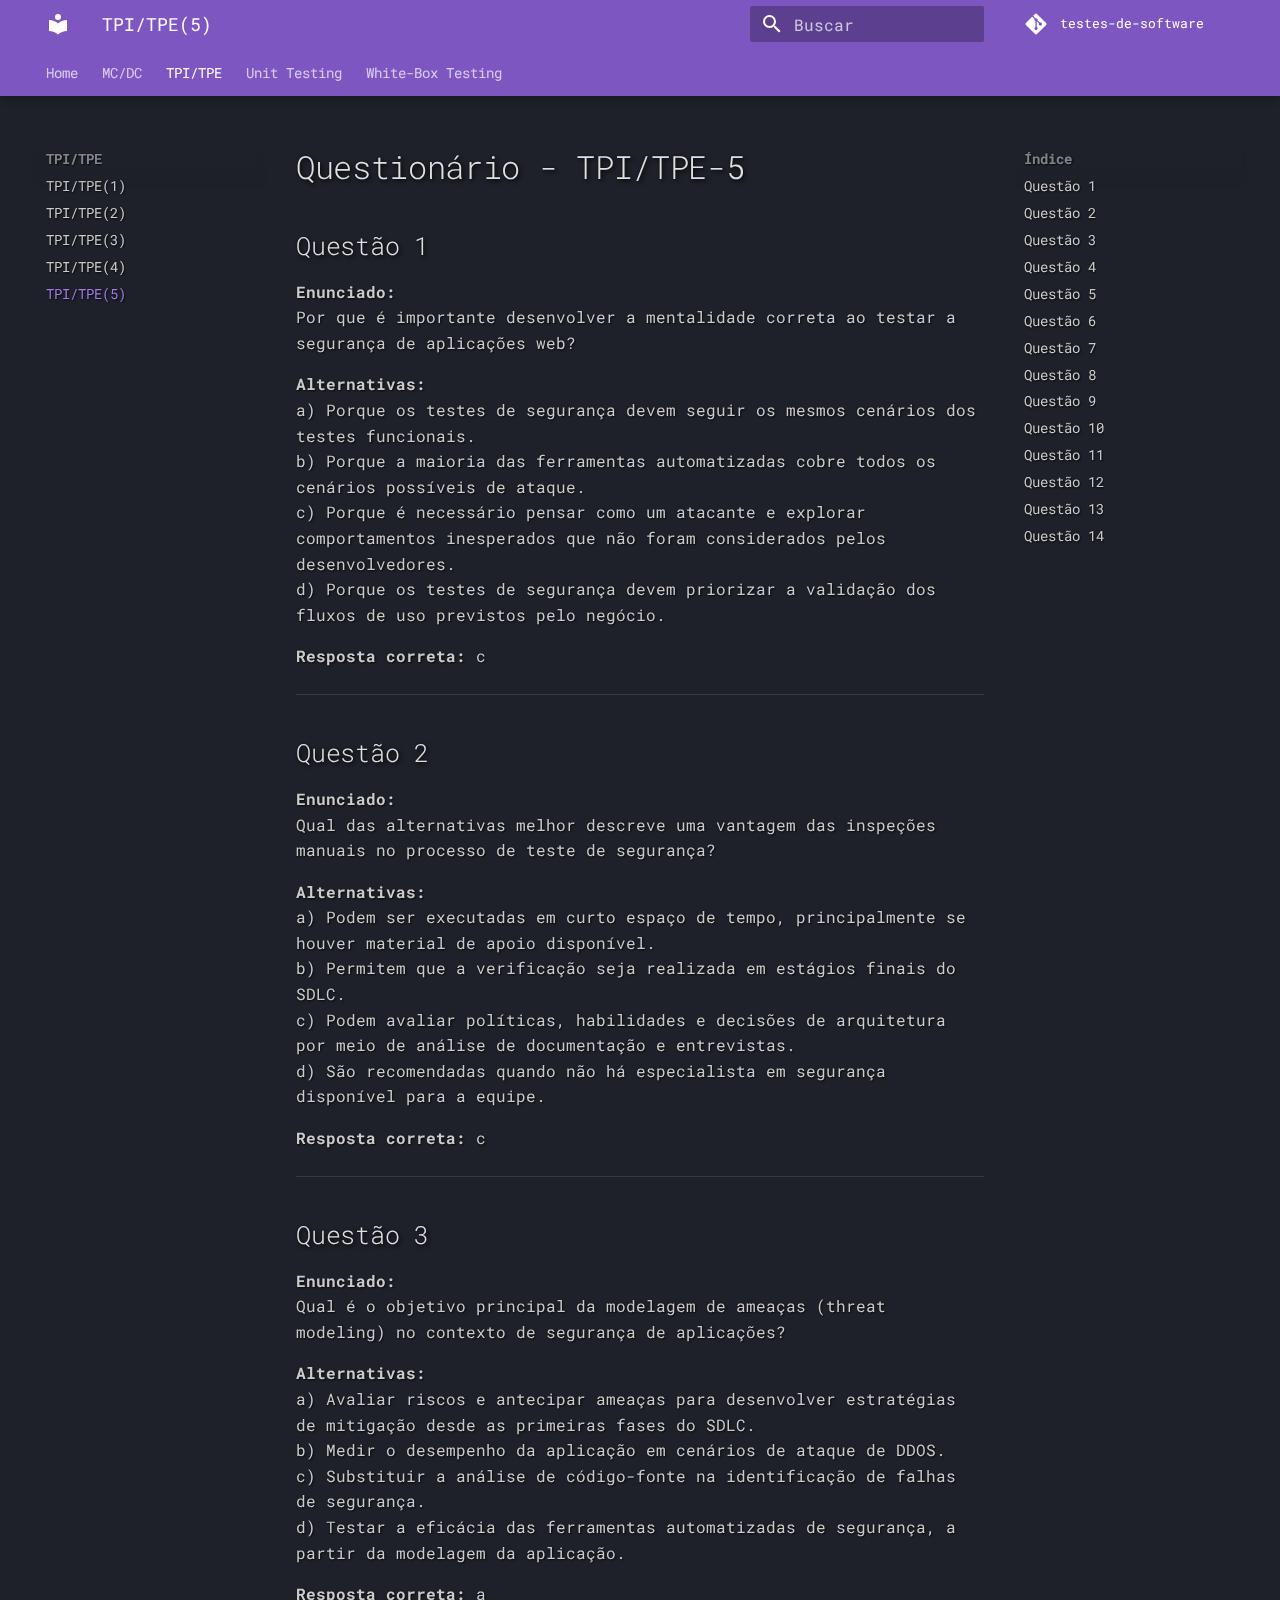
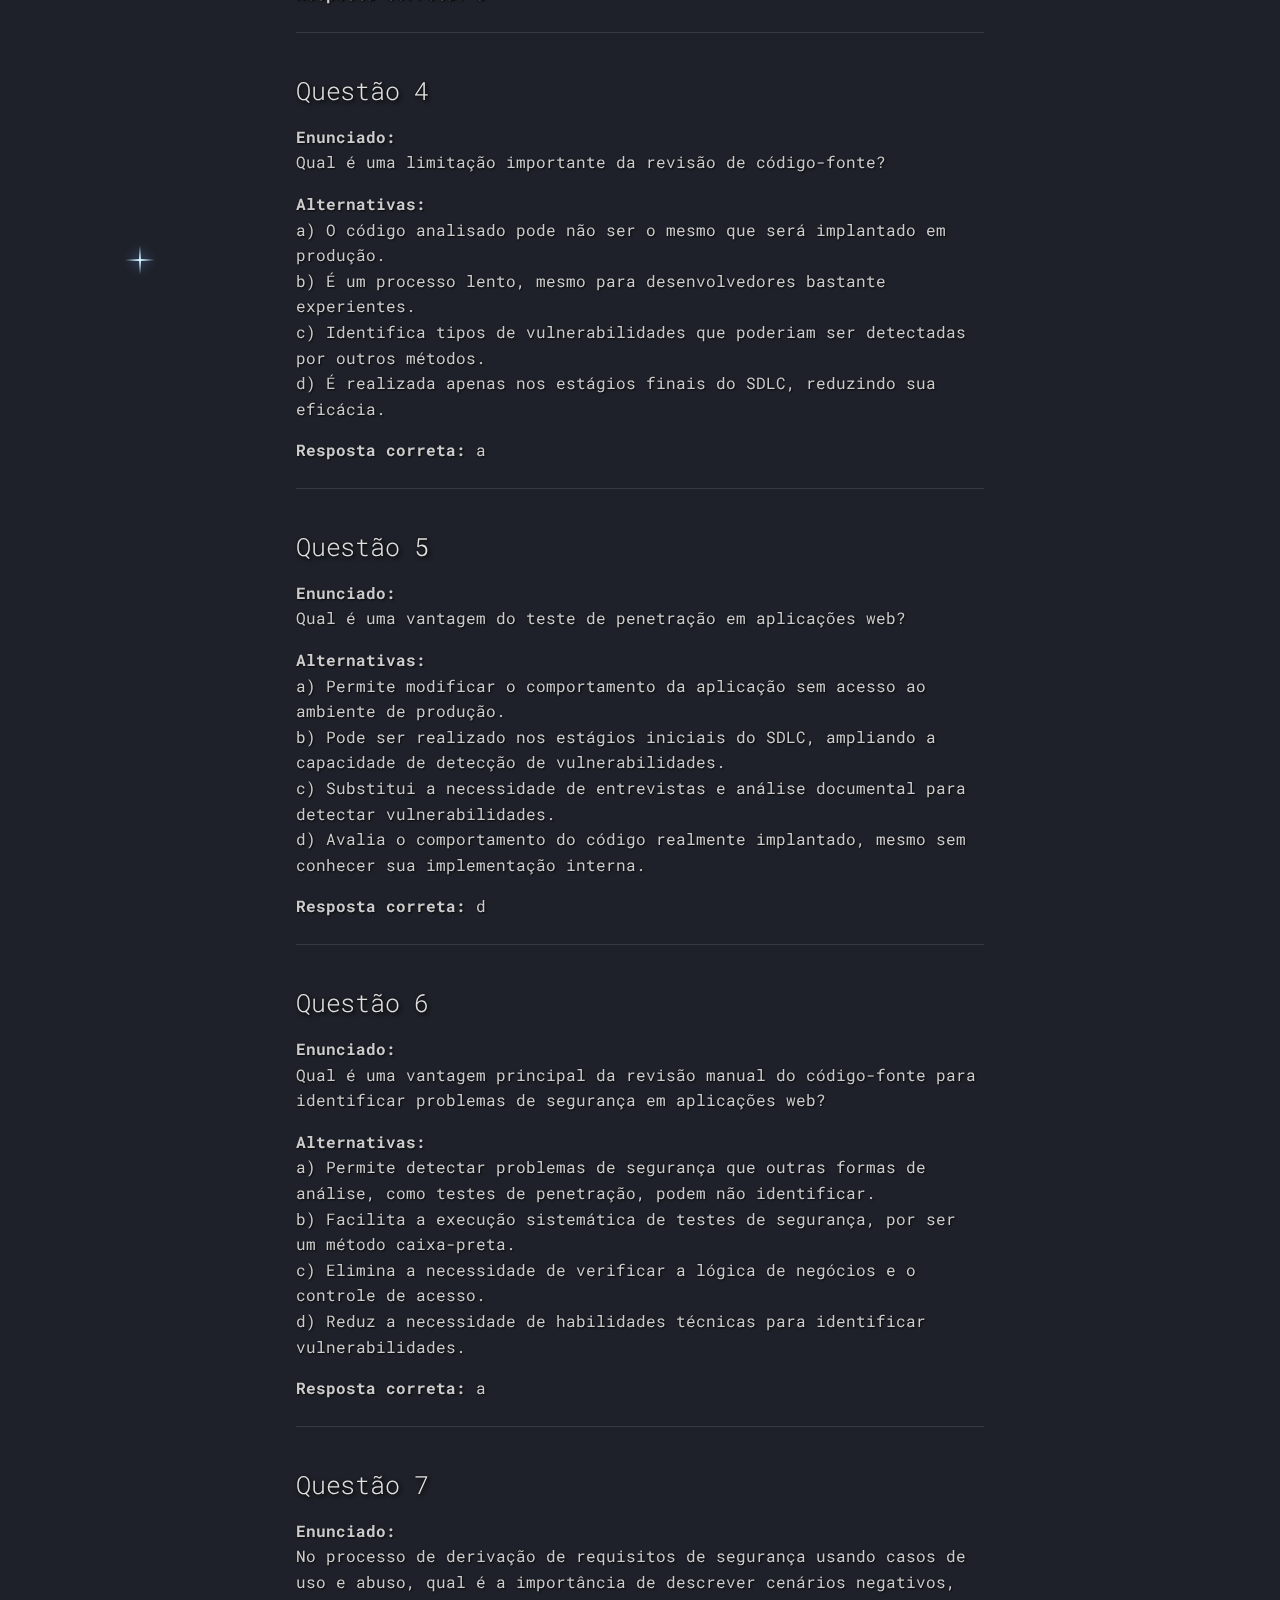
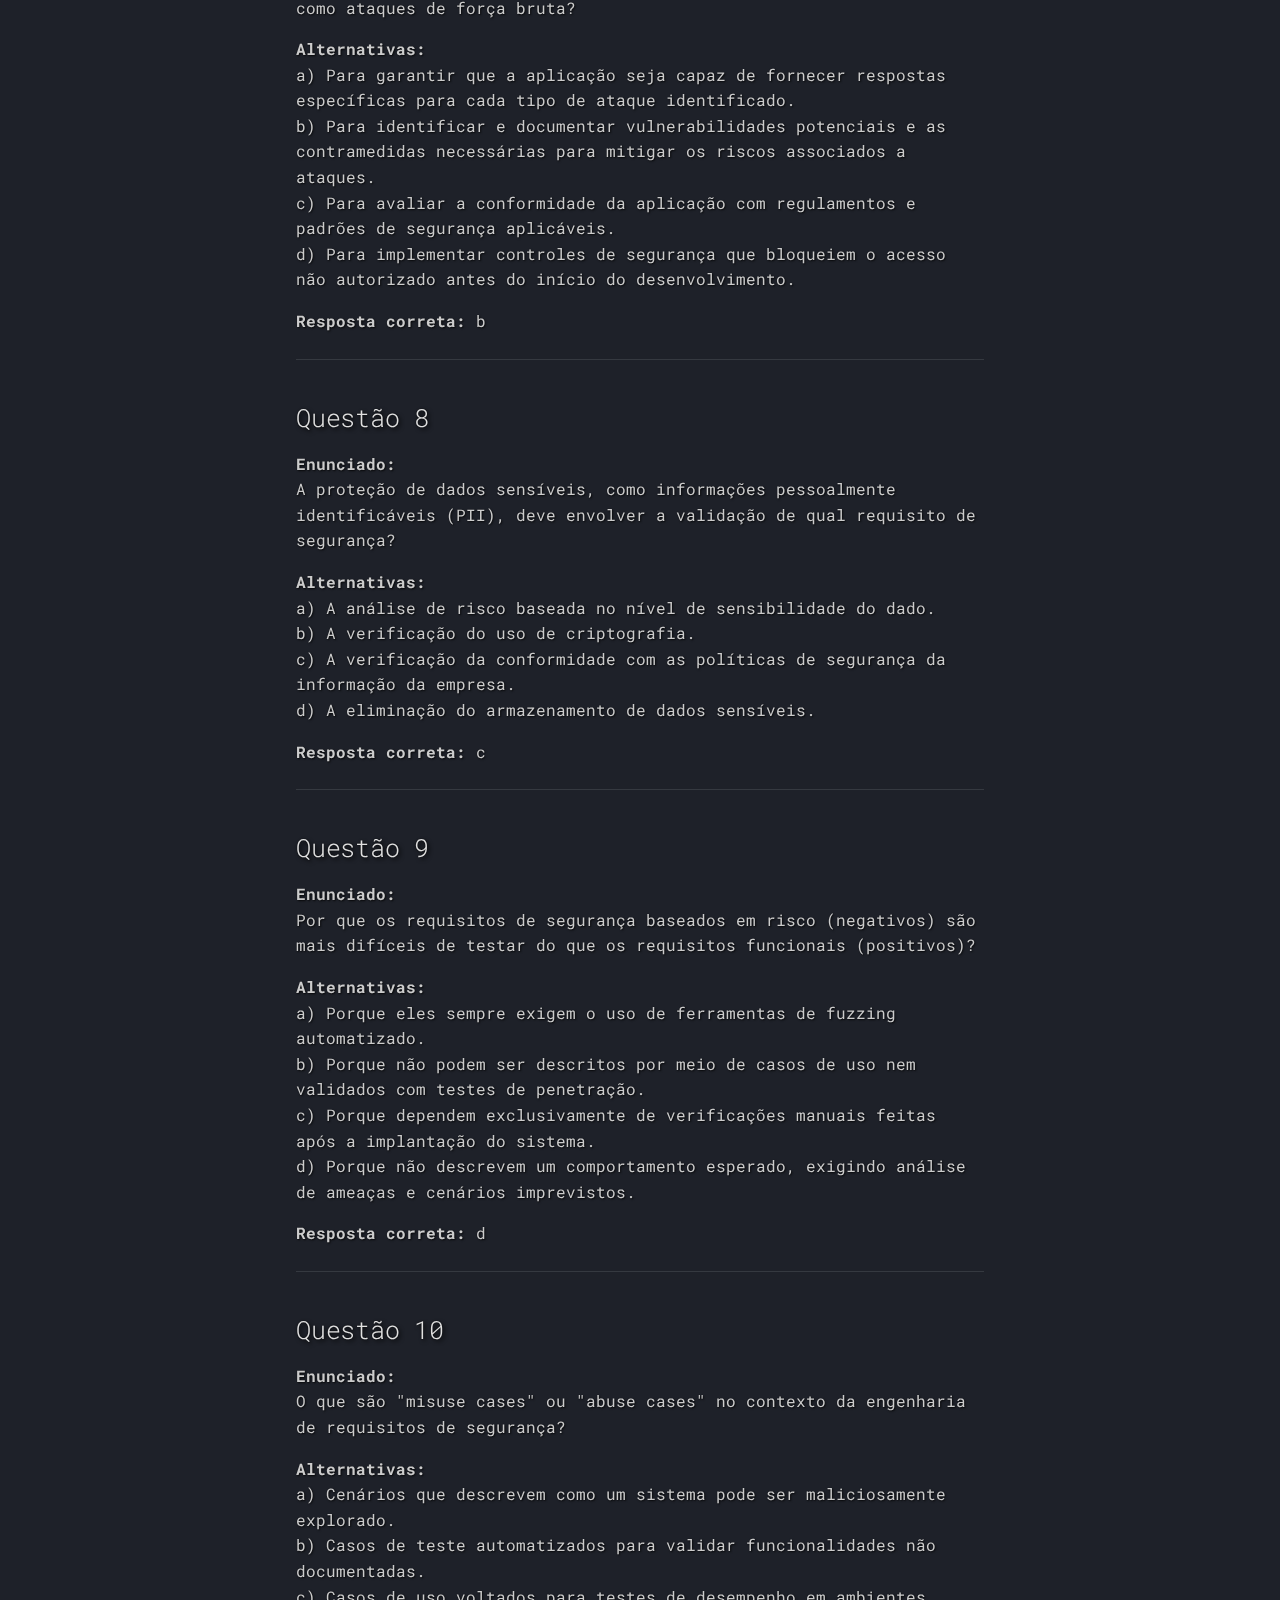
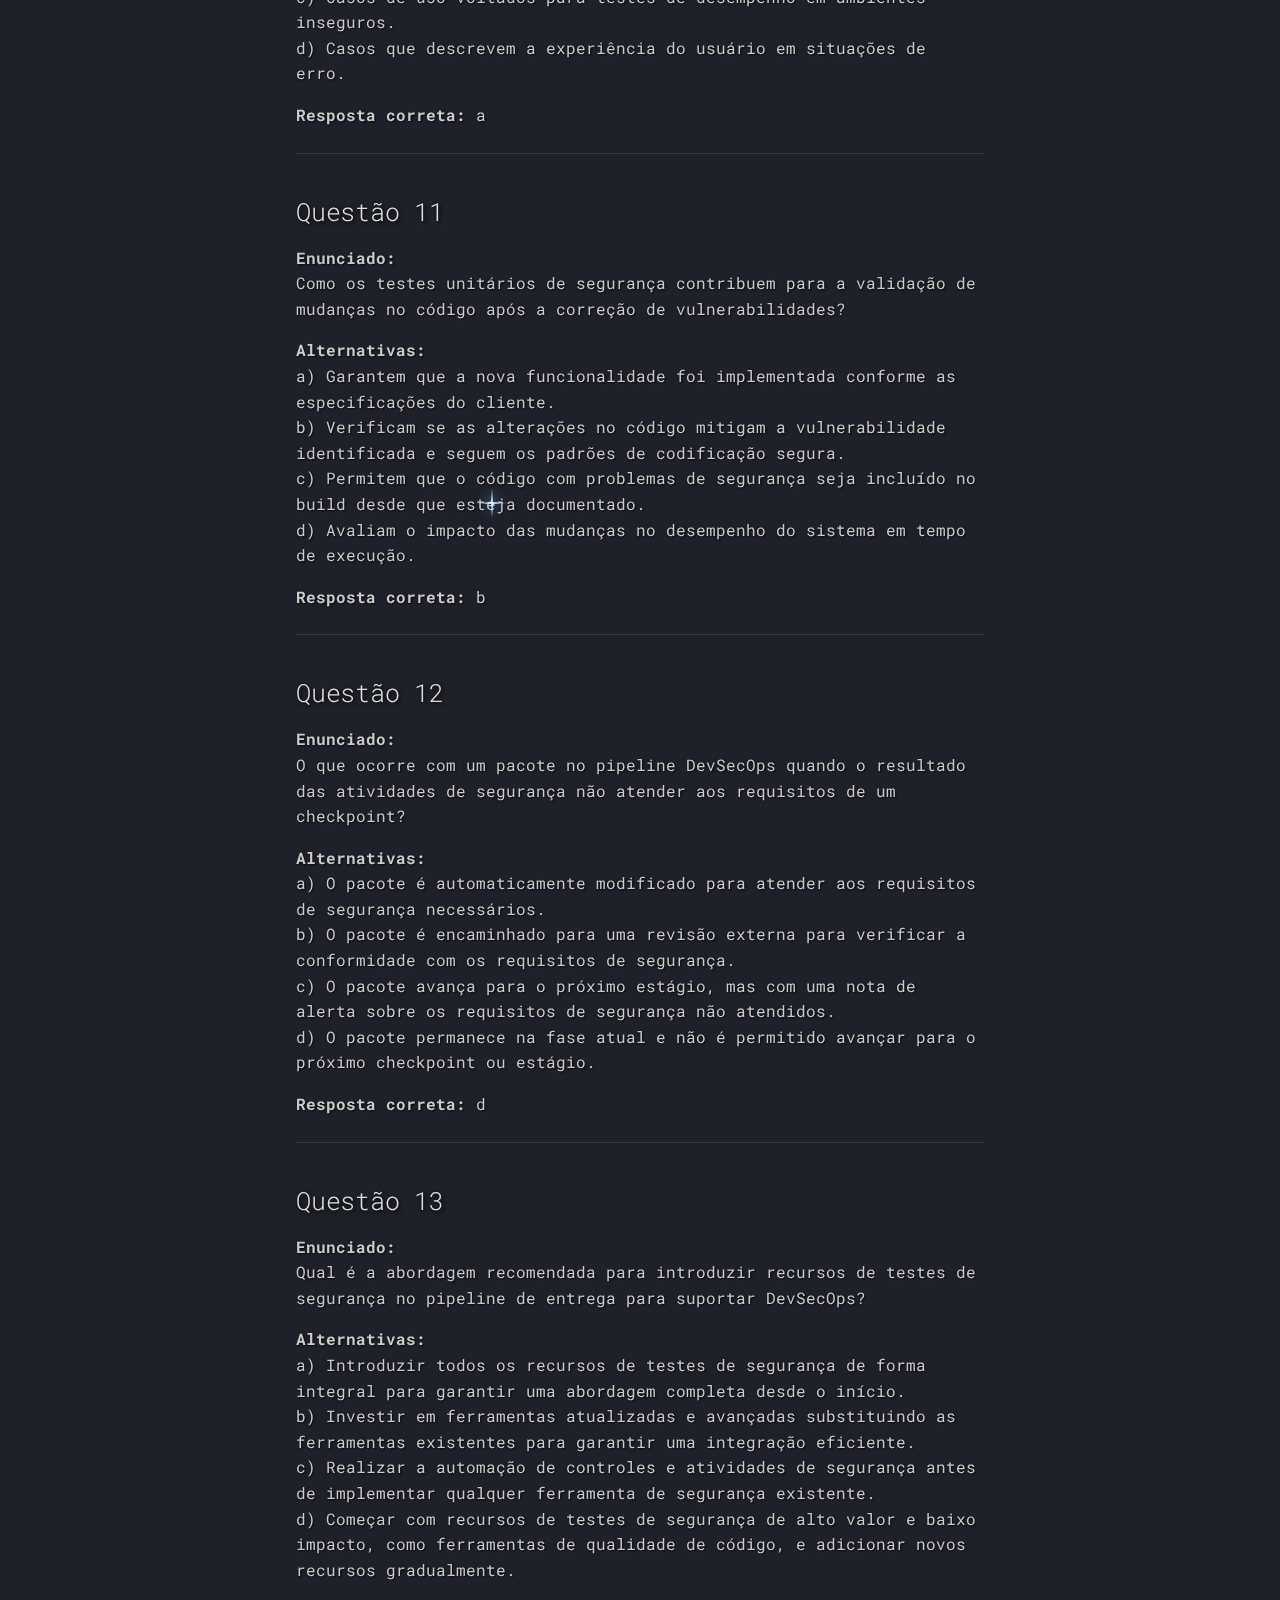
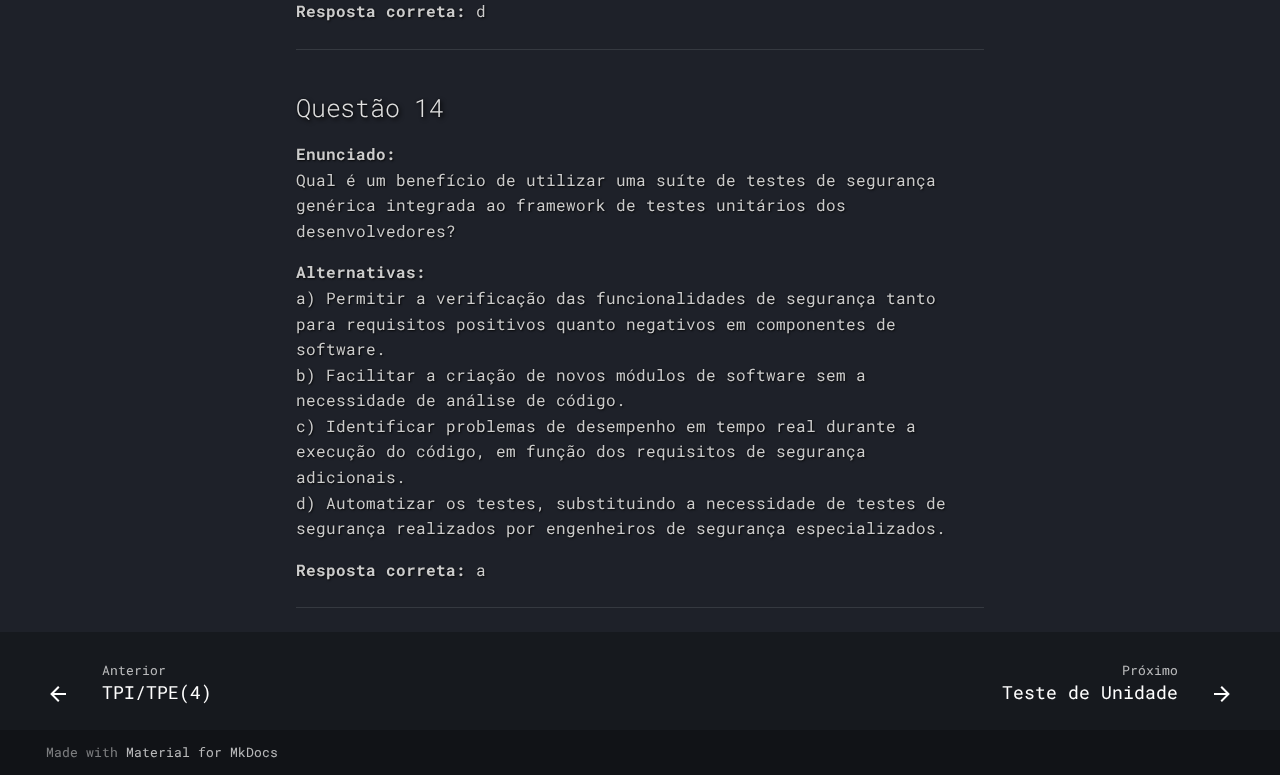
<file: tpi_tpe/tpi5_tpe5/index.html>
<!doctype html>
<html lang="pt" class="no-js">
  <head>
    
      <meta charset="utf-8">
      <meta name="viewport" content="width=device-width,initial-scale=1">
      
      
      
      
        <link rel="prev" href="../tpi4_tpe4/">
      
      
        <link rel="next" href="../../aae3/unit_test/">
      
      
      <link rel="icon" href="../../assets/images/favicon.png">
      <meta name="generator" content="mkdocs-1.6.1, mkdocs-material-9.6.15">
    
    
      
        <title>TPI/TPE(5) - Testes de Software</title>
      
    
    
      <link rel="stylesheet" href="../../assets/stylesheets/main.342714a4.min.css">
      
        
        <link rel="stylesheet" href="../../assets/stylesheets/palette.06af60db.min.css">
      
      


    
    
      
    
    
      
        
        
        <link rel="preconnect" href="https://fonts.gstatic.com" crossorigin>
        <link rel="stylesheet" href="https://fonts.googleapis.com/css?family=Roboto+Mono:300,300i,400,400i,700,700i%7CRoboto+Mono:400,400i,700,700i&display=fallback">
        <style>:root{--md-text-font:"Roboto Mono";--md-code-font:"Roboto Mono"}</style>
      
    
    
      <link rel="stylesheet" href="../../css/custom-general.css">
    
      <link rel="stylesheet" href="../../css/night-sky.css">
    
      <link rel="stylesheet" href="../../css/shooting-stars.css">
    
    <script>__md_scope=new URL("../..",location),__md_hash=e=>[...e].reduce(((e,_)=>(e<<5)-e+_.charCodeAt(0)),0),__md_get=(e,_=localStorage,t=__md_scope)=>JSON.parse(_.getItem(t.pathname+"."+e)),__md_set=(e,_,t=localStorage,a=__md_scope)=>{try{t.setItem(a.pathname+"."+e,JSON.stringify(_))}catch(e){}}</script>
    
      

    
    
    
  </head>
  
  
    
    
      
    
    
    
    
    <body dir="ltr" data-md-color-scheme="slate" data-md-color-primary="deep-purple" data-md-color-accent="deep-orange">
  
    
    <input class="md-toggle" data-md-toggle="drawer" type="checkbox" id="__drawer" autocomplete="off">
    <input class="md-toggle" data-md-toggle="search" type="checkbox" id="__search" autocomplete="off">
    <label class="md-overlay" for="__drawer"></label>
    <div data-md-component="skip">
      
        
        <a href="#questionario-tpitpe-5" class="md-skip">
          Pular para conteúdo
        </a>
      
    </div>
    <div data-md-component="announce">
      
    </div>
    
    
      

  

<header class="md-header md-header--shadow md-header--lifted" data-md-component="header">
  <nav class="md-header__inner md-grid" aria-label="Cabeçalho">
    <a href="../.." title="Testes de Software" class="md-header__button md-logo" aria-label="Testes de Software" data-md-component="logo">
      
  
  <svg xmlns="http://www.w3.org/2000/svg" viewBox="0 0 24 24"><path d="M12 8a3 3 0 0 0 3-3 3 3 0 0 0-3-3 3 3 0 0 0-3 3 3 3 0 0 0 3 3m0 3.54C9.64 9.35 6.5 8 3 8v11c3.5 0 6.64 1.35 9 3.54 2.36-2.19 5.5-3.54 9-3.54V8c-3.5 0-6.64 1.35-9 3.54"/></svg>

    </a>
    <label class="md-header__button md-icon" for="__drawer">
      
      <svg xmlns="http://www.w3.org/2000/svg" viewBox="0 0 24 24"><path d="M3 6h18v2H3zm0 5h18v2H3zm0 5h18v2H3z"/></svg>
    </label>
    <div class="md-header__title" data-md-component="header-title">
      <div class="md-header__ellipsis">
        <div class="md-header__topic">
          <span class="md-ellipsis">
            Testes de Software
          </span>
        </div>
        <div class="md-header__topic" data-md-component="header-topic">
          <span class="md-ellipsis">
            
              TPI/TPE(5)
            
          </span>
        </div>
      </div>
    </div>
    
      
        <form class="md-header__option" data-md-component="palette">
  
    
    
    
    <input class="md-option" data-md-color-media="" data-md-color-scheme="slate" data-md-color-primary="deep-purple" data-md-color-accent="deep-orange"  aria-hidden="true"  type="radio" name="__palette" id="__palette_0">
    
  
</form>
      
    
    
      <script>var palette=__md_get("__palette");if(palette&&palette.color){if("(prefers-color-scheme)"===palette.color.media){var media=matchMedia("(prefers-color-scheme: light)"),input=document.querySelector(media.matches?"[data-md-color-media='(prefers-color-scheme: light)']":"[data-md-color-media='(prefers-color-scheme: dark)']");palette.color.media=input.getAttribute("data-md-color-media"),palette.color.scheme=input.getAttribute("data-md-color-scheme"),palette.color.primary=input.getAttribute("data-md-color-primary"),palette.color.accent=input.getAttribute("data-md-color-accent")}for(var[key,value]of Object.entries(palette.color))document.body.setAttribute("data-md-color-"+key,value)}</script>
    
    
    
      
      
        <label class="md-header__button md-icon" for="__search">
          
          <svg xmlns="http://www.w3.org/2000/svg" viewBox="0 0 24 24"><path d="M9.5 3A6.5 6.5 0 0 1 16 9.5c0 1.61-.59 3.09-1.56 4.23l.27.27h.79l5 5-1.5 1.5-5-5v-.79l-.27-.27A6.52 6.52 0 0 1 9.5 16 6.5 6.5 0 0 1 3 9.5 6.5 6.5 0 0 1 9.5 3m0 2C7 5 5 7 5 9.5S7 14 9.5 14 14 12 14 9.5 12 5 9.5 5"/></svg>
        </label>
        <div class="md-search" data-md-component="search" role="dialog">
  <label class="md-search__overlay" for="__search"></label>
  <div class="md-search__inner" role="search">
    <form class="md-search__form" name="search">
      <input type="text" class="md-search__input" name="query" aria-label="Buscar" placeholder="Buscar" autocapitalize="off" autocorrect="off" autocomplete="off" spellcheck="false" data-md-component="search-query" required>
      <label class="md-search__icon md-icon" for="__search">
        
        <svg xmlns="http://www.w3.org/2000/svg" viewBox="0 0 24 24"><path d="M9.5 3A6.5 6.5 0 0 1 16 9.5c0 1.61-.59 3.09-1.56 4.23l.27.27h.79l5 5-1.5 1.5-5-5v-.79l-.27-.27A6.52 6.52 0 0 1 9.5 16 6.5 6.5 0 0 1 3 9.5 6.5 6.5 0 0 1 9.5 3m0 2C7 5 5 7 5 9.5S7 14 9.5 14 14 12 14 9.5 12 5 9.5 5"/></svg>
        
        <svg xmlns="http://www.w3.org/2000/svg" viewBox="0 0 24 24"><path d="M20 11v2H8l5.5 5.5-1.42 1.42L4.16 12l7.92-7.92L13.5 5.5 8 11z"/></svg>
      </label>
      <nav class="md-search__options" aria-label="Pesquisar">
        
        <button type="reset" class="md-search__icon md-icon" title="Limpar" aria-label="Limpar" tabindex="-1">
          
          <svg xmlns="http://www.w3.org/2000/svg" viewBox="0 0 24 24"><path d="M19 6.41 17.59 5 12 10.59 6.41 5 5 6.41 10.59 12 5 17.59 6.41 19 12 13.41 17.59 19 19 17.59 13.41 12z"/></svg>
        </button>
      </nav>
      
        <div class="md-search__suggest" data-md-component="search-suggest"></div>
      
    </form>
    <div class="md-search__output">
      <div class="md-search__scrollwrap" tabindex="0" data-md-scrollfix>
        <div class="md-search-result" data-md-component="search-result">
          <div class="md-search-result__meta">
            Inicializando busca
          </div>
          <ol class="md-search-result__list" role="presentation"></ol>
        </div>
      </div>
    </div>
  </div>
</div>
      
    
    
      <div class="md-header__source">
        <a href="https://github.com/arthurrochamoreira/Testes-de-Software" title="Ir para repositório" class="md-source" data-md-component="source">
  <div class="md-source__icon md-icon">
    
    <svg xmlns="http://www.w3.org/2000/svg" viewBox="0 0 448 512"><!--! Font Awesome Free 6.7.2 by @fontawesome - https://fontawesome.com License - https://fontawesome.com/license/free (Icons: CC BY 4.0, Fonts: SIL OFL 1.1, Code: MIT License) Copyright 2024 Fonticons, Inc.--><path d="M439.55 236.05 244 40.45a28.87 28.87 0 0 0-40.81 0l-40.66 40.63 51.52 51.52c27.06-9.14 52.68 16.77 43.39 43.68l49.66 49.66c34.23-11.8 61.18 31 35.47 56.69-26.49 26.49-70.21-2.87-56-37.34L240.22 199v121.85c25.3 12.54 22.26 41.85 9.08 55a34.34 34.34 0 0 1-48.55 0c-17.57-17.6-11.07-46.91 11.25-56v-123c-20.8-8.51-24.6-30.74-18.64-45L142.57 101 8.45 235.14a28.86 28.86 0 0 0 0 40.81l195.61 195.6a28.86 28.86 0 0 0 40.8 0l194.69-194.69a28.86 28.86 0 0 0 0-40.81"/></svg>
  </div>
  <div class="md-source__repository">
    testes-de-software
  </div>
</a>
      </div>
    
  </nav>
  
    
      
<nav class="md-tabs" aria-label="Abas" data-md-component="tabs">
  <div class="md-grid">
    <ul class="md-tabs__list">
      
        
  
  
  
  
    <li class="md-tabs__item">
      <a href="../.." class="md-tabs__link">
        
  
  
    
  
  Home

      </a>
    </li>
  

      
        
  
  
  
  
    
    
      <li class="md-tabs__item">
        <a href="../../aae3/mc_dc/" class="md-tabs__link">
          
  
  
  MC/DC

        </a>
      </li>
    
  

      
        
  
  
  
    
  
  
    
    
      <li class="md-tabs__item md-tabs__item--active">
        <a href="../tpi1_tpe1/" class="md-tabs__link">
          
  
  
  TPI/TPE

        </a>
      </li>
    
  

      
        
  
  
  
  
    
    
      <li class="md-tabs__item">
        <a href="../../aae3/unit_test/" class="md-tabs__link">
          
  
  
  Unit Testing

        </a>
      </li>
    
  

      
        
  
  
  
  
    
    
      <li class="md-tabs__item">
        <a href="../../aae3/white_box_test/" class="md-tabs__link">
          
  
  
  White-Box Testing

        </a>
      </li>
    
  

      
    </ul>
  </div>
</nav>
    
  
</header>
    
    <div class="md-container" data-md-component="container">
      
      
        
      
      <main class="md-main" data-md-component="main">
        <div class="md-main__inner md-grid">
          
            
              
              <div class="md-sidebar md-sidebar--primary" data-md-component="sidebar" data-md-type="navigation" >
                <div class="md-sidebar__scrollwrap">
                  <div class="md-sidebar__inner">
                    


  


<nav class="md-nav md-nav--primary md-nav--lifted" aria-label="Navegação" data-md-level="0">
  <label class="md-nav__title" for="__drawer">
    <a href="../.." title="Testes de Software" class="md-nav__button md-logo" aria-label="Testes de Software" data-md-component="logo">
      
  
  <svg xmlns="http://www.w3.org/2000/svg" viewBox="0 0 24 24"><path d="M12 8a3 3 0 0 0 3-3 3 3 0 0 0-3-3 3 3 0 0 0-3 3 3 3 0 0 0 3 3m0 3.54C9.64 9.35 6.5 8 3 8v11c3.5 0 6.64 1.35 9 3.54 2.36-2.19 5.5-3.54 9-3.54V8c-3.5 0-6.64 1.35-9 3.54"/></svg>

    </a>
    Testes de Software
  </label>
  
    <div class="md-nav__source">
      <a href="https://github.com/arthurrochamoreira/Testes-de-Software" title="Ir para repositório" class="md-source" data-md-component="source">
  <div class="md-source__icon md-icon">
    
    <svg xmlns="http://www.w3.org/2000/svg" viewBox="0 0 448 512"><!--! Font Awesome Free 6.7.2 by @fontawesome - https://fontawesome.com License - https://fontawesome.com/license/free (Icons: CC BY 4.0, Fonts: SIL OFL 1.1, Code: MIT License) Copyright 2024 Fonticons, Inc.--><path d="M439.55 236.05 244 40.45a28.87 28.87 0 0 0-40.81 0l-40.66 40.63 51.52 51.52c27.06-9.14 52.68 16.77 43.39 43.68l49.66 49.66c34.23-11.8 61.18 31 35.47 56.69-26.49 26.49-70.21-2.87-56-37.34L240.22 199v121.85c25.3 12.54 22.26 41.85 9.08 55a34.34 34.34 0 0 1-48.55 0c-17.57-17.6-11.07-46.91 11.25-56v-123c-20.8-8.51-24.6-30.74-18.64-45L142.57 101 8.45 235.14a28.86 28.86 0 0 0 0 40.81l195.61 195.6a28.86 28.86 0 0 0 40.8 0l194.69-194.69a28.86 28.86 0 0 0 0-40.81"/></svg>
  </div>
  <div class="md-source__repository">
    testes-de-software
  </div>
</a>
    </div>
  
  <ul class="md-nav__list" data-md-scrollfix>
    
      
      
  
  
  
  
    <li class="md-nav__item">
      <a href="../.." class="md-nav__link">
        
  
  
  <span class="md-ellipsis">
    Home
    
  </span>
  

      </a>
    </li>
  

    
      
      
  
  
  
  
    
    
    
    
      
      
        
      
    
    
    <li class="md-nav__item md-nav__item--nested">
      
        
        
        <input class="md-nav__toggle md-toggle " type="checkbox" id="__nav_2" >
        
          
          <label class="md-nav__link" for="__nav_2" id="__nav_2_label" tabindex="0">
            
  
  
  <span class="md-ellipsis">
    MC/DC
    
  </span>
  

            <span class="md-nav__icon md-icon"></span>
          </label>
        
        <nav class="md-nav" data-md-level="1" aria-labelledby="__nav_2_label" aria-expanded="false">
          <label class="md-nav__title" for="__nav_2">
            <span class="md-nav__icon md-icon"></span>
            MC/DC
          </label>
          <ul class="md-nav__list" data-md-scrollfix>
            
              
                
  
  
  
  
    <li class="md-nav__item">
      <a href="../../aae3/mc_dc/" class="md-nav__link">
        
  
  
  <span class="md-ellipsis">
    Modified Condition/Decision Coverage (MC/DC)
    
  </span>
  

      </a>
    </li>
  

              
            
          </ul>
        </nav>
      
    </li>
  

    
      
      
  
  
    
  
  
  
    
    
    
    
      
        
        
      
      
        
      
    
    
    <li class="md-nav__item md-nav__item--active md-nav__item--section md-nav__item--nested">
      
        
        
        <input class="md-nav__toggle md-toggle " type="checkbox" id="__nav_3" checked>
        
          
          <label class="md-nav__link" for="__nav_3" id="__nav_3_label" tabindex="">
            
  
  
  <span class="md-ellipsis">
    TPI/TPE
    
  </span>
  

            <span class="md-nav__icon md-icon"></span>
          </label>
        
        <nav class="md-nav" data-md-level="1" aria-labelledby="__nav_3_label" aria-expanded="true">
          <label class="md-nav__title" for="__nav_3">
            <span class="md-nav__icon md-icon"></span>
            TPI/TPE
          </label>
          <ul class="md-nav__list" data-md-scrollfix>
            
              
                
  
  
  
  
    <li class="md-nav__item">
      <a href="../tpi1_tpe1/" class="md-nav__link">
        
  
  
  <span class="md-ellipsis">
    TPI/TPE(1)
    
  </span>
  

      </a>
    </li>
  

              
            
              
                
  
  
  
  
    <li class="md-nav__item">
      <a href="../tpi2_tpe2/" class="md-nav__link">
        
  
  
  <span class="md-ellipsis">
    TPI/TPE(2)
    
  </span>
  

      </a>
    </li>
  

              
            
              
                
  
  
  
  
    <li class="md-nav__item">
      <a href="../tpi3_tpe3/" class="md-nav__link">
        
  
  
  <span class="md-ellipsis">
    TPI/TPE(3)
    
  </span>
  

      </a>
    </li>
  

              
            
              
                
  
  
  
  
    <li class="md-nav__item">
      <a href="../tpi4_tpe4/" class="md-nav__link">
        
  
  
  <span class="md-ellipsis">
    TPI/TPE(4)
    
  </span>
  

      </a>
    </li>
  

              
            
              
                
  
  
    
  
  
  
    <li class="md-nav__item md-nav__item--active">
      
      <input class="md-nav__toggle md-toggle" type="checkbox" id="__toc">
      
      
        
      
      
        <label class="md-nav__link md-nav__link--active" for="__toc">
          
  
  
  <span class="md-ellipsis">
    TPI/TPE(5)
    
  </span>
  

          <span class="md-nav__icon md-icon"></span>
        </label>
      
      <a href="./" class="md-nav__link md-nav__link--active">
        
  
  
  <span class="md-ellipsis">
    TPI/TPE(5)
    
  </span>
  

      </a>
      
        

<nav class="md-nav md-nav--secondary" aria-label="Índice">
  
  
  
    
  
  
    <label class="md-nav__title" for="__toc">
      <span class="md-nav__icon md-icon"></span>
      Índice
    </label>
    <ul class="md-nav__list" data-md-component="toc" data-md-scrollfix>
      
        <li class="md-nav__item">
  <a href="#questao-1" class="md-nav__link">
    <span class="md-ellipsis">
      Questão 1
    </span>
  </a>
  
</li>
      
        <li class="md-nav__item">
  <a href="#questao-2" class="md-nav__link">
    <span class="md-ellipsis">
      Questão 2
    </span>
  </a>
  
</li>
      
        <li class="md-nav__item">
  <a href="#questao-3" class="md-nav__link">
    <span class="md-ellipsis">
      Questão 3
    </span>
  </a>
  
</li>
      
        <li class="md-nav__item">
  <a href="#questao-4" class="md-nav__link">
    <span class="md-ellipsis">
      Questão 4
    </span>
  </a>
  
</li>
      
        <li class="md-nav__item">
  <a href="#questao-5" class="md-nav__link">
    <span class="md-ellipsis">
      Questão 5
    </span>
  </a>
  
</li>
      
        <li class="md-nav__item">
  <a href="#questao-6" class="md-nav__link">
    <span class="md-ellipsis">
      Questão 6
    </span>
  </a>
  
</li>
      
        <li class="md-nav__item">
  <a href="#questao-7" class="md-nav__link">
    <span class="md-ellipsis">
      Questão 7
    </span>
  </a>
  
</li>
      
        <li class="md-nav__item">
  <a href="#questao-8" class="md-nav__link">
    <span class="md-ellipsis">
      Questão 8
    </span>
  </a>
  
</li>
      
        <li class="md-nav__item">
  <a href="#questao-9" class="md-nav__link">
    <span class="md-ellipsis">
      Questão 9
    </span>
  </a>
  
</li>
      
        <li class="md-nav__item">
  <a href="#questao-10" class="md-nav__link">
    <span class="md-ellipsis">
      Questão 10
    </span>
  </a>
  
</li>
      
        <li class="md-nav__item">
  <a href="#questao-11" class="md-nav__link">
    <span class="md-ellipsis">
      Questão 11
    </span>
  </a>
  
</li>
      
        <li class="md-nav__item">
  <a href="#questao-12" class="md-nav__link">
    <span class="md-ellipsis">
      Questão 12
    </span>
  </a>
  
</li>
      
        <li class="md-nav__item">
  <a href="#questao-13" class="md-nav__link">
    <span class="md-ellipsis">
      Questão 13
    </span>
  </a>
  
</li>
      
        <li class="md-nav__item">
  <a href="#questao-14" class="md-nav__link">
    <span class="md-ellipsis">
      Questão 14
    </span>
  </a>
  
</li>
      
    </ul>
  
</nav>
      
    </li>
  

              
            
          </ul>
        </nav>
      
    </li>
  

    
      
      
  
  
  
  
    
    
    
    
      
      
        
      
    
    
    <li class="md-nav__item md-nav__item--nested">
      
        
        
        <input class="md-nav__toggle md-toggle " type="checkbox" id="__nav_4" >
        
          
          <label class="md-nav__link" for="__nav_4" id="__nav_4_label" tabindex="0">
            
  
  
  <span class="md-ellipsis">
    Unit Testing
    
  </span>
  

            <span class="md-nav__icon md-icon"></span>
          </label>
        
        <nav class="md-nav" data-md-level="1" aria-labelledby="__nav_4_label" aria-expanded="false">
          <label class="md-nav__title" for="__nav_4">
            <span class="md-nav__icon md-icon"></span>
            Unit Testing
          </label>
          <ul class="md-nav__list" data-md-scrollfix>
            
              
                
  
  
  
  
    <li class="md-nav__item">
      <a href="../../aae3/unit_test/" class="md-nav__link">
        
  
  
  <span class="md-ellipsis">
    Teste de Unidade
    
  </span>
  

      </a>
    </li>
  

              
            
          </ul>
        </nav>
      
    </li>
  

    
      
      
  
  
  
  
    
    
    
    
      
      
        
      
    
    
    <li class="md-nav__item md-nav__item--nested">
      
        
        
        <input class="md-nav__toggle md-toggle " type="checkbox" id="__nav_5" >
        
          
          <label class="md-nav__link" for="__nav_5" id="__nav_5_label" tabindex="0">
            
  
  
  <span class="md-ellipsis">
    White-Box Testing
    
  </span>
  

            <span class="md-nav__icon md-icon"></span>
          </label>
        
        <nav class="md-nav" data-md-level="1" aria-labelledby="__nav_5_label" aria-expanded="false">
          <label class="md-nav__title" for="__nav_5">
            <span class="md-nav__icon md-icon"></span>
            White-Box Testing
          </label>
          <ul class="md-nav__list" data-md-scrollfix>
            
              
                
  
  
  
  
    <li class="md-nav__item">
      <a href="../../aae3/white_box_test/" class="md-nav__link">
        
  
  
  <span class="md-ellipsis">
    Teste Caixa Branca
    
  </span>
  

      </a>
    </li>
  

              
            
          </ul>
        </nav>
      
    </li>
  

    
  </ul>
</nav>
                  </div>
                </div>
              </div>
            
            
              
              <div class="md-sidebar md-sidebar--secondary" data-md-component="sidebar" data-md-type="toc" >
                <div class="md-sidebar__scrollwrap">
                  <div class="md-sidebar__inner">
                    

<nav class="md-nav md-nav--secondary" aria-label="Índice">
  
  
  
    
  
  
    <label class="md-nav__title" for="__toc">
      <span class="md-nav__icon md-icon"></span>
      Índice
    </label>
    <ul class="md-nav__list" data-md-component="toc" data-md-scrollfix>
      
        <li class="md-nav__item">
  <a href="#questao-1" class="md-nav__link">
    <span class="md-ellipsis">
      Questão 1
    </span>
  </a>
  
</li>
      
        <li class="md-nav__item">
  <a href="#questao-2" class="md-nav__link">
    <span class="md-ellipsis">
      Questão 2
    </span>
  </a>
  
</li>
      
        <li class="md-nav__item">
  <a href="#questao-3" class="md-nav__link">
    <span class="md-ellipsis">
      Questão 3
    </span>
  </a>
  
</li>
      
        <li class="md-nav__item">
  <a href="#questao-4" class="md-nav__link">
    <span class="md-ellipsis">
      Questão 4
    </span>
  </a>
  
</li>
      
        <li class="md-nav__item">
  <a href="#questao-5" class="md-nav__link">
    <span class="md-ellipsis">
      Questão 5
    </span>
  </a>
  
</li>
      
        <li class="md-nav__item">
  <a href="#questao-6" class="md-nav__link">
    <span class="md-ellipsis">
      Questão 6
    </span>
  </a>
  
</li>
      
        <li class="md-nav__item">
  <a href="#questao-7" class="md-nav__link">
    <span class="md-ellipsis">
      Questão 7
    </span>
  </a>
  
</li>
      
        <li class="md-nav__item">
  <a href="#questao-8" class="md-nav__link">
    <span class="md-ellipsis">
      Questão 8
    </span>
  </a>
  
</li>
      
        <li class="md-nav__item">
  <a href="#questao-9" class="md-nav__link">
    <span class="md-ellipsis">
      Questão 9
    </span>
  </a>
  
</li>
      
        <li class="md-nav__item">
  <a href="#questao-10" class="md-nav__link">
    <span class="md-ellipsis">
      Questão 10
    </span>
  </a>
  
</li>
      
        <li class="md-nav__item">
  <a href="#questao-11" class="md-nav__link">
    <span class="md-ellipsis">
      Questão 11
    </span>
  </a>
  
</li>
      
        <li class="md-nav__item">
  <a href="#questao-12" class="md-nav__link">
    <span class="md-ellipsis">
      Questão 12
    </span>
  </a>
  
</li>
      
        <li class="md-nav__item">
  <a href="#questao-13" class="md-nav__link">
    <span class="md-ellipsis">
      Questão 13
    </span>
  </a>
  
</li>
      
        <li class="md-nav__item">
  <a href="#questao-14" class="md-nav__link">
    <span class="md-ellipsis">
      Questão 14
    </span>
  </a>
  
</li>
      
    </ul>
  
</nav>
                  </div>
                </div>
              </div>
            
          
          
            <div class="md-content" data-md-component="content">
              <article class="md-content__inner md-typeset">
                
                  


  
  


<h1 id="questionario-tpitpe-5">Questionário - TPI/TPE-5</h1>
<h2 id="questao-1">Questão 1</h2>
<p><strong>Enunciado:</strong><br />
Por que é importante desenvolver a mentalidade correta ao testar a segurança de aplicações web?</p>
<p><strong>Alternativas:</strong><br />
a) Porque os testes de segurança devem seguir os mesmos cenários dos testes funcionais.<br />
b) Porque a maioria das ferramentas automatizadas cobre todos os cenários possíveis de ataque.<br />
c) Porque é necessário pensar como um atacante e explorar comportamentos inesperados que não foram considerados pelos desenvolvedores.<br />
d) Porque os testes de segurança devem priorizar a validação dos fluxos de uso previstos pelo negócio.</p>
<p><strong>Resposta correta:</strong> c</p>
<hr />
<h2 id="questao-2">Questão 2</h2>
<p><strong>Enunciado:</strong><br />
Qual das alternativas melhor descreve uma vantagem das inspeções manuais no processo de teste de segurança?</p>
<p><strong>Alternativas:</strong><br />
a) Podem ser executadas em curto espaço de tempo, principalmente se houver material de apoio disponível.<br />
b) Permitem que a verificação seja realizada em estágios finais do SDLC.<br />
c) Podem avaliar políticas, habilidades e decisões de arquitetura por meio de análise de documentação e entrevistas.<br />
d) São recomendadas quando não há especialista em segurança disponível para a equipe.</p>
<p><strong>Resposta correta:</strong> c</p>
<hr />
<h2 id="questao-3">Questão 3</h2>
<p><strong>Enunciado:</strong><br />
Qual é o objetivo principal da modelagem de ameaças (threat modeling) no contexto de segurança de aplicações?</p>
<p><strong>Alternativas:</strong><br />
a) Avaliar riscos e antecipar ameaças para desenvolver estratégias de mitigação desde as primeiras fases do SDLC.<br />
b) Medir o desempenho da aplicação em cenários de ataque de DDOS.<br />
c) Substituir a análise de código-fonte na identificação de falhas de segurança.<br />
d) Testar a eficácia das ferramentas automatizadas de segurança, a partir da modelagem da aplicação.</p>
<p><strong>Resposta correta:</strong> a</p>
<hr />
<h2 id="questao-4">Questão 4</h2>
<p><strong>Enunciado:</strong><br />
Qual é uma limitação importante da revisão de código-fonte?</p>
<p><strong>Alternativas:</strong><br />
a) O código analisado pode não ser o mesmo que será implantado em produção.<br />
b) É um processo lento, mesmo para desenvolvedores bastante experientes.<br />
c) Identifica tipos de vulnerabilidades que poderiam ser detectadas por outros métodos.<br />
d) É realizada apenas nos estágios finais do SDLC, reduzindo sua eficácia.</p>
<p><strong>Resposta correta:</strong> a</p>
<hr />
<h2 id="questao-5">Questão 5</h2>
<p><strong>Enunciado:</strong><br />
Qual é uma vantagem do teste de penetração em aplicações web?</p>
<p><strong>Alternativas:</strong><br />
a) Permite modificar o comportamento da aplicação sem acesso ao ambiente de produção.<br />
b) Pode ser realizado nos estágios iniciais do SDLC, ampliando a capacidade de detecção de vulnerabilidades.<br />
c) Substitui a necessidade de entrevistas e análise documental para detectar vulnerabilidades.<br />
d) Avalia o comportamento do código realmente implantado, mesmo sem conhecer sua implementação interna.</p>
<p><strong>Resposta correta:</strong> d</p>
<hr />
<h2 id="questao-6">Questão 6</h2>
<p><strong>Enunciado:</strong><br />
Qual é uma vantagem principal da revisão manual do código-fonte para identificar problemas de segurança em aplicações web?</p>
<p><strong>Alternativas:</strong><br />
a) Permite detectar problemas de segurança que outras formas de análise, como testes de penetração, podem não identificar.<br />
b) Facilita a execução sistemática de testes de segurança, por ser um método caixa-preta.<br />
c) Elimina a necessidade de verificar a lógica de negócios e o controle de acesso.<br />
d) Reduz a necessidade de habilidades técnicas para identificar vulnerabilidades.</p>
<p><strong>Resposta correta:</strong> a</p>
<hr />
<h2 id="questao-7">Questão 7</h2>
<p><strong>Enunciado:</strong><br />
No processo de derivação de requisitos de segurança usando casos de uso e abuso, qual é a importância de descrever cenários negativos, como ataques de força bruta?</p>
<p><strong>Alternativas:</strong><br />
a) Para garantir que a aplicação seja capaz de fornecer respostas específicas para cada tipo de ataque identificado.<br />
b) Para identificar e documentar vulnerabilidades potenciais e as contramedidas necessárias para mitigar os riscos associados a ataques.<br />
c) Para avaliar a conformidade da aplicação com regulamentos e padrões de segurança aplicáveis.<br />
d) Para implementar controles de segurança que bloqueiem o acesso não autorizado antes do início do desenvolvimento.</p>
<p><strong>Resposta correta:</strong> b</p>
<hr />
<h2 id="questao-8">Questão 8</h2>
<p><strong>Enunciado:</strong><br />
A proteção de dados sensíveis, como informações pessoalmente identificáveis (PII), deve envolver a validação de qual requisito de segurança?</p>
<p><strong>Alternativas:</strong><br />
a) A análise de risco baseada no nível de sensibilidade do dado.<br />
b) A verificação do uso de criptografia.<br />
c) A verificação da conformidade com as políticas de segurança da informação da empresa.<br />
d) A eliminação do armazenamento de dados sensíveis.</p>
<p><strong>Resposta correta:</strong> c</p>
<hr />
<h2 id="questao-9">Questão 9</h2>
<p><strong>Enunciado:</strong><br />
Por que os requisitos de segurança baseados em risco (negativos) são mais difíceis de testar do que os requisitos funcionais (positivos)?</p>
<p><strong>Alternativas:</strong><br />
a) Porque eles sempre exigem o uso de ferramentas de fuzzing automatizado.<br />
b) Porque não podem ser descritos por meio de casos de uso nem validados com testes de penetração.<br />
c) Porque dependem exclusivamente de verificações manuais feitas após a implantação do sistema.<br />
d) Porque não descrevem um comportamento esperado, exigindo análise de ameaças e cenários imprevistos.</p>
<p><strong>Resposta correta:</strong> d</p>
<hr />
<h2 id="questao-10">Questão 10</h2>
<p><strong>Enunciado:</strong><br />
O que são "misuse cases" ou "abuse cases" no contexto da engenharia de requisitos de segurança?</p>
<p><strong>Alternativas:</strong><br />
a) Cenários que descrevem como um sistema pode ser maliciosamente explorado.<br />
b) Casos de teste automatizados para validar funcionalidades não documentadas.<br />
c) Casos de uso voltados para testes de desempenho em ambientes inseguros.<br />
d) Casos que descrevem a experiência do usuário em situações de erro.</p>
<p><strong>Resposta correta:</strong> a</p>
<hr />
<h2 id="questao-11">Questão 11</h2>
<p><strong>Enunciado:</strong><br />
Como os testes unitários de segurança contribuem para a validação de mudanças no código após a correção de vulnerabilidades?</p>
<p><strong>Alternativas:</strong><br />
a) Garantem que a nova funcionalidade foi implementada conforme as especificações do cliente.<br />
b) Verificam se as alterações no código mitigam a vulnerabilidade identificada e seguem os padrões de codificação segura.<br />
c) Permitem que o código com problemas de segurança seja incluído no build desde que esteja documentado.<br />
d) Avaliam o impacto das mudanças no desempenho do sistema em tempo de execução.</p>
<p><strong>Resposta correta:</strong> b</p>
<hr />
<h2 id="questao-12">Questão 12</h2>
<p><strong>Enunciado:</strong><br />
O que ocorre com um pacote no pipeline DevSecOps quando o resultado das atividades de segurança não atender aos requisitos de um checkpoint?</p>
<p><strong>Alternativas:</strong><br />
a) O pacote é automaticamente modificado para atender aos requisitos de segurança necessários.<br />
b) O pacote é encaminhado para uma revisão externa para verificar a conformidade com os requisitos de segurança.<br />
c) O pacote avança para o próximo estágio, mas com uma nota de alerta sobre os requisitos de segurança não atendidos.<br />
d) O pacote permanece na fase atual e não é permitido avançar para o próximo checkpoint ou estágio.</p>
<p><strong>Resposta correta:</strong> d</p>
<hr />
<h2 id="questao-13">Questão 13</h2>
<p><strong>Enunciado:</strong><br />
Qual é a abordagem recomendada para introduzir recursos de testes de segurança no pipeline de entrega para suportar DevSecOps?</p>
<p><strong>Alternativas:</strong><br />
a) Introduzir todos os recursos de testes de segurança de forma integral para garantir uma abordagem completa desde o início.<br />
b) Investir em ferramentas atualizadas e avançadas substituindo as ferramentas existentes para garantir uma integração eficiente.<br />
c) Realizar a automação de controles e atividades de segurança antes de implementar qualquer ferramenta de segurança existente.<br />
d) Começar com recursos de testes de segurança de alto valor e baixo impacto, como ferramentas de qualidade de código, e adicionar novos recursos gradualmente.</p>
<p><strong>Resposta correta:</strong> d</p>
<hr />
<h2 id="questao-14">Questão 14</h2>
<p><strong>Enunciado:</strong><br />
Qual é um benefício de utilizar uma suíte de testes de segurança genérica integrada ao framework de testes unitários dos desenvolvedores?</p>
<p><strong>Alternativas:</strong><br />
a) Permitir a verificação das funcionalidades de segurança tanto para requisitos positivos quanto negativos em componentes de software.<br />
b) Facilitar a criação de novos módulos de software sem a necessidade de análise de código.<br />
c) Identificar problemas de desempenho em tempo real durante a execução do código, em função dos requisitos de segurança adicionais.<br />
d) Automatizar os testes, substituindo a necessidade de testes de segurança realizados por engenheiros de segurança especializados.</p>
<p><strong>Resposta correta:</strong> a</p>
<hr />












                
              </article>
            </div>
          
          
<script>var target=document.getElementById(location.hash.slice(1));target&&target.name&&(target.checked=target.name.startsWith("__tabbed_"))</script>
        </div>
        
          <button type="button" class="md-top md-icon" data-md-component="top" hidden>
  
  <svg xmlns="http://www.w3.org/2000/svg" viewBox="0 0 24 24"><path d="M13 20h-2V8l-5.5 5.5-1.42-1.42L12 4.16l7.92 7.92-1.42 1.42L13 8z"/></svg>
  Voltar para o topo
</button>
        
      </main>
      
        <footer class="md-footer">
  
    
      
      <nav class="md-footer__inner md-grid" aria-label="Rodapé" >
        
          
          <a href="../tpi4_tpe4/" class="md-footer__link md-footer__link--prev" aria-label="Anterior: TPI/TPE(4)">
            <div class="md-footer__button md-icon">
              
              <svg xmlns="http://www.w3.org/2000/svg" viewBox="0 0 24 24"><path d="M20 11v2H8l5.5 5.5-1.42 1.42L4.16 12l7.92-7.92L13.5 5.5 8 11z"/></svg>
            </div>
            <div class="md-footer__title">
              <span class="md-footer__direction">
                Anterior
              </span>
              <div class="md-ellipsis">
                TPI/TPE(4)
              </div>
            </div>
          </a>
        
        
          
          <a href="../../aae3/unit_test/" class="md-footer__link md-footer__link--next" aria-label="Próximo: Teste de Unidade">
            <div class="md-footer__title">
              <span class="md-footer__direction">
                Próximo
              </span>
              <div class="md-ellipsis">
                Teste de Unidade
              </div>
            </div>
            <div class="md-footer__button md-icon">
              
              <svg xmlns="http://www.w3.org/2000/svg" viewBox="0 0 24 24"><path d="M4 11v2h12l-5.5 5.5 1.42 1.42L19.84 12l-7.92-7.92L10.5 5.5 16 11z"/></svg>
            </div>
          </a>
        
      </nav>
    
  
  <div class="md-footer-meta md-typeset">
    <div class="md-footer-meta__inner md-grid">
      <div class="md-copyright">
  
  
    Made with
    <a href="https://squidfunk.github.io/mkdocs-material/" target="_blank" rel="noopener">
      Material for MkDocs
    </a>
  
</div>
      
    </div>
  </div>
</footer>
      
    </div>
    <div class="md-dialog" data-md-component="dialog">
      <div class="md-dialog__inner md-typeset"></div>
    </div>
    
    
    
      
      <script id="__config" type="application/json">{"base": "../..", "features": ["navigation.instant", "navigation.tracking", "navigation.tabs", "navigation.tabs.sticky", "navigation.top", "navigation.footer", "navigation.sections", "navigation.index", "search.suggest", "search.highlight", "content.code.annotate", "content.code.copy", "header.autohide", "announce.dismiss"], "search": "../../assets/javascripts/workers/search.d50fe291.min.js", "tags": null, "translations": {"clipboard.copied": "Copiado para \u00e1rea de transfer\u00eancia", "clipboard.copy": "Copiar para \u00e1rea de transfer\u00eancia", "search.result.more.one": "mais 1 nesta p\u00e1gina", "search.result.more.other": "# mais nesta p\u00e1gina", "search.result.none": "Nenhum documento encontrado", "search.result.one": "1 documento encontrado", "search.result.other": "# documentos encontrados", "search.result.placeholder": "Digite para iniciar a busca", "search.result.term.missing": "Ausente", "select.version": "Selecione a vers\u00e3o"}, "version": null}</script>
    
    
      <script src="../../assets/javascripts/bundle.56ea9cef.min.js"></script>
      
        <script src="https://code.jquery.com/jquery-3.6.0.min.js"></script>
      
        <script src="../../js/interactive.js"></script>
      
        <script src="../../js/shooting-stars.js"></script>
      
        <script src="../../js/starfield.js"></script>
      
        <script src="../../js/night-sky.js"></script>
      
    
  </body>
</html>
</file>
<file: css/custom.css>
:root {
  --md-typeset-max-width: 100ch;
  --circle-size: 75%;
  --blending: hard-light;
  --gradient-background-opacity: 30%;
}

.md-nav__title,
.md-nav__link--active {
  background-color: transparent !important;
  box-shadow: none !important;
}

/* Paletas */
.palette-default {
  --color-bg1: rgb(108, 0, 162);
  --color-bg2: rgb(0, 17, 82);
  --color1: 18, 113, 255;
  --color2: 221, 74, 255;
  --color3: 100, 220, 255;
  --color4: 200, 50, 50;
  --color5: 180, 180, 50;
  --color-interactive: 140, 100, 255;
}

.palette-warm {
  --color-bg1: rgb(162, 40, 0);
  --color-bg2: rgb(82, 17, 0);
  --color1: 255, 113, 18;
  --color2: 255, 74, 74;
  --color3: 255, 180, 100;
  --color4: 200, 80, 50;
  --color5: 200, 120, 50;
  --color-interactive: 255, 150, 100;
}

.palette-purple-orange {
  --color-bg1: rgb(75, 0, 130);
  --color-bg2: rgb(0, 17, 82);
  --color1: 138, 43, 226;
  --color2: 255, 102, 0;
  --color3: 218, 112, 214;
  --color4: 255, 165, 0;
  --color5: 255, 200, 120;
  --color-interactive: 186, 85, 211;
}

.text-container {
  z-index: 100;
  width: 100vw;
  height: 100vh;
  display: flex;
  position: absolute;
  top: 0;
  left: 0;
  justify-content: center;
  align-items: center;
  font-size: 96px;
  color: white;
  opacity: 0.5;
  user-select: none;
  text-shadow: 1px 1px rgba(0, 0, 0, 0.1);
}

/* contraste reforçado */
.md-main__inner,
.md-content {
  text-shadow: 2px 2px 4px rgba(0, 0, 0, 0.9);
  position: relative;
}

.md-content h1,
.md-content h2,
.md-content h3,
.md-content h4,
.md-content h5,
.md-content h6 {
  text-shadow: 2px 2px 6px rgba(0, 0, 0, 0.95);
}

/* background gradiente fixo */
.md-content .gradient-bg {
  width: 100%;
  height: 100%;
  position: fixed;
  overflow: hidden;
  background: linear-gradient(40deg, var(--color-bg1), var(--color-bg2));
  top: 0;
  left: 0;
  pointer-events: none;
  z-index: -1;
  opacity: var(--gradient-background-opacity);
}

.gradient-bg svg {
  position: fixed;
  top: 0;
  left: 0;
  width: 0;
  height: 0;
}

.gradient-bg .gradients-container {
  filter: url(#goo) blur(40px);
  width: 100%;
  height: 100%;
}

/* Bubbles gerais */
.gradient-bg .g1,
.gradient-bg .g2,
.gradient-bg .g3,
.gradient-bg .g4,
.gradient-bg .g5,
.gradient-bg .interactive {
  position: absolute;
  mix-blend-mode: var(--blending);
  border-radius: 50%;
  opacity: 1;
}

/* Bubbles específicas */
.gradient-bg .g1,
.gradient-bg .g2,
.gradient-bg .g3,
.gradient-bg .g4,
.gradient-bg .g5 {
  width: var(--circle-size);
  height: var(--circle-size);
  top: calc(50% - var(--circle-size) / 2);
  left: calc(50% - var(--circle-size) / 2);
}

.gradient-bg .g1 {
  background: radial-gradient(
    circle,
    rgba(var(--color1), 0.8) 0,
    rgba(var(--color1), 0) 50%
  );
  animation: moveVertical 30s ease infinite;
}

.gradient-bg .g2 {
  background: radial-gradient(
    circle,
    rgba(var(--color2), 0.8) 0,
    rgba(var(--color2), 0) 50%
  );
  transform-origin: calc(50% - 400px);
  animation: moveInCircle 20s reverse infinite;
}

.gradient-bg .g3 {
  background: radial-gradient(
    circle,
    rgba(var(--color3), 0.8) 0,
    rgba(var(--color3), 0) 50%
  );
  top: calc(50% - var(--circle-size) / 2 + 200px);
  left: calc(50% - var(--circle-size) / 2 - 500px);
  transform-origin: calc(50% + 400px);
  animation: moveInCircle 40s linear infinite;
}

.gradient-bg .g4 {
  background: radial-gradient(
    circle,
    rgba(var(--color4), 0.8) 0,
    rgba(var(--color4), 0) 50%
  );
  transform-origin: calc(50% - 200px);
  animation: moveHorizontal 40s ease infinite;
  opacity: 0.7;
}

.gradient-bg .g5 {
  background: radial-gradient(
    circle,
    rgba(var(--color5), 0.8) 0,
    rgba(var(--color5), 0) 50%
  );
  width: calc(var(--circle-size) * 2);
  height: calc(var(--circle-size) * 2);
  top: calc(50% - var(--circle-size));
  left: calc(50% - var(--circle-size));
  transform-origin: calc(50% - 800px) calc(50% + 200px);
  animation: moveInCircle 20s ease infinite;
}

.gradient-bg .interactive {
  background: radial-gradient(
    circle,
    rgba(var(--color-interactive), 0.8) 0,
    rgba(var(--color-interactive), 0) 50%
  );
  width: 100%;
  height: 100%;
  top: -50%;
  left: -50%;
  opacity: 0.7;
}

/* animações */
@keyframes moveInCircle {
  0% {
    transform: rotate(0deg);
  }
  50% {
    transform: rotate(180deg);
  }
  100% {
    transform: rotate(360deg);
  }
}

@keyframes moveVertical {
  0% {
    transform: translateY(-50%);
  }
  50% {
    transform: translateY(50%);
  }
  100% {
    transform: translateY(-50%);
  }
}

@keyframes moveHorizontal {
  0% {
    transform: translateX(-50%) translateY(-10%);
  }
  50% {
    transform: translateX(50%) translateY(10%);
  }
  100% {
    transform: translateX(-50%) translateY(-10%);
  }
}

/* esconder gradiente quando sidebar focado */
.md-sidebar__scrollwrap.focus-visible ~ .md-main .gradient-bg {
  display: none;
}
</file>
<file: css/custom-general.css>
.md-main__inner {
  min-width: 95vw;
  position: relative;
}

[data-md-color-scheme="slate"] {
  --md-typeset-color: #cccccc;
  --md-typeset-muted-color: #aaaaaa;
  --heading-color: #e0e0e0;
  --text-color: #cccccc;
}

[data-md-color-scheme="slate"] h1,
[data-md-color-scheme="slate"] h2,
[data-md-color-scheme="slate"] h3,
[data-md-color-scheme="slate"] h4,
[data-md-color-scheme="slate"] h5,
[data-md-color-scheme="slate"] h6 {
  color: var(--heading-color);
}

[data-md-color-scheme="slate"] p {
  color: var(--text-color);
}

/* Sombra dupla aprimorada — reforça contraste sem branco puro */
.md-main__inner,
.md-content {
  text-shadow: 1px 1px 2px rgba(0, 0, 0, 0.8), 0 0 1px rgba(0, 0, 0, 0.6);
}

.md-content h1,
.md-content h2,
.md-content h3,
.md-content h4,
.md-content h5,
.md-content h6 {
  text-shadow: 2px 2px 4px rgba(0, 0, 0, 0.85), 0 0 2px rgba(0, 0, 0, 0.7);
}

/* Estilo do seletor de idioma para coincidir com o tema Material */
#lang-select {
  font-family: var(--md-search-input-font-family);
  background-color: var(--md-search-input-bg-color);

  border: 1px solid var(--md-primary-fg-color);
  border-radius: 4px;
  padding: 0.25rem 0.5rem;
}

#lang-select:focus,
#lang-select:hover,
#lang-select:active {
  background-color: var(--md-primary-fg-color);
  border-color: var(--md-accent-fg-color);
  border-radius: 4px;
}
</file>
<file: css/night-sky.css>
:root {
  --night-sky-background-opacity: 100%;
  --shooting-time: 4000ms;
}

* {
  box-sizing: border-box;
}

.md-content .sky {
  position: fixed;
  overflow: hidden;
  width: 100vw;
  height: 100vh;
  top: 0;
  left: 0;
  overflow: hidden;
  pointer-events: none;
  z-index: -1;
  opacity: var(--night-sky-background-opacity);
  background: linear-gradient(
    to bottom,
    #060010 0%,
    #060010 2%,
    #070011 4%,
    #070012 6%,
    #080013 8%,
    #080014 10%,
    #090015 12%,
    #090016 14%,
    #0a0117 16%,
    #0a0118 18%,
    #0a0119 20%,
    #0b011a 22%,
    #0b011b 24%,
    #0b011c 26%,
    #0c011d 28%,
    #0c011e 30%,
    #0c011f 32%,
    #0d0120 34%,
    #0d0121 36%,
    #0d0122 38%,
    #0e0123 40%,
    #0e0124 42%,
    #0e0125 44%,
    #0f0126 46%,
    #0f0127 48%,
    #100128 50%,
    #100129 52%,
    #10012a 54%,
    #11012b 56%,
    #11012c 58%,
    #11012d 60%,
    #12012e 62%,
    #12012f 64%,
    #120130 66%,
    #130131 68%,
    #130132 70%,
    #140133 72%,
    #140134 74%,
    #150135 76%,
    #150136 78%,
    #160237 80%,
    #160238 82%,
    #160239 84%,
    #17023a 86%,
    #17023b 88%,
    #18023c 90%,
    #18023d 92%,
    #19023e 94%,
    #1a023f 96%,
    #1b0240 98%,
    #1c0242 100%
  );
  filter: progid:DXImageTransform.Microsoft.gradient(
    startColorstr="#060010",
    endColorstr="#1c0242",
    GradientType=0
  );
  transform: scale(1);
}

.stars {
  position: absolute;
  top: 0px;
  left: 0px;
  width: 100vw;
  height: 100vh;
  transition: all 10s linear;
}

.star {
  position: absolute;
  border-radius: 50%;
  background-color: white;
  opacity: 0.8;
}

.blink {
  animation: blink ease-in-out infinite;
}

@keyframes blink {
  50% {
    opacity: 0;
  }
}

.star-0 {
  height: 0.5px;
  width: 0.5px;
}

.star-1 {
  height: 1px;
  width: 1px;
}

.star-2 {
  height: 1.5px;
  width: 1.5px;
}

.star-3 {
  height: 2px;
  width: 2px;
}

.star-4 {
  position: absolute;
  width: 1px;
  height: 1px;
  background: transparent;
  border-radius: 15px;
}

.star-4::before,
.star-4::after {
  content: "";
  position: absolute;
  top: 50%;
  left: 50%;
  width: 20px;
  height: 2px;
  background: linear-gradient(
    to right,
    rgba(0, 0, 255, 0),
    rgba(95, 145, 255, 1),
    rgba(0, 0, 255, 0)
  );
  border-radius: 15px;
  transform-origin: center;
  filter: drop-shadow(0 0 6px rgba(105, 155, 255, 1));
}

.star-4::before {
  transform: translate(-50%, -50%) rotate(0deg);
}

.star-4::after {
  transform: translate(-50%, -50%) rotate(90deg);
}

.star-5 {
  height: 2.5px;
  width: 2.5px;
  box-shadow: 0px 0px 6px 1px rgba(255, 255, 255, 0.7);
  animation: star5-glow 3s ease-in-out infinite;
}

@keyframes star5-glow {
  0%,
  100% {
    box-shadow: 0px 0px 6px 1px rgba(rgb(255, 50, 50, 0.6));
  }
  50% {
    box-shadow: 0px 0px 8px 2px rgba(rgb(255, 50, 50, 1));
  }
}

@keyframes star4-shine {
  0% {
    width: 0;
  }
  50% {
    width: 30px;
  }
  100% {
    width: 0;
  }
}

.stars-cross {
  position: absolute;
  top: 10vh;
  left: 0px;
  width: 120vw;
  height: 20vh;
  transform: rotate(20deg);
  transform-origin: top left;
}

.stars-cross-aux {
  position: absolute;
  top: 0vh;
  left: 10vw;
  width: 120vw;
  height: 10vh;
  transform: rotate(20deg);
  transform-origin: top left;
}

.stars-cross > .blur,
.stars-cross-aux > .blur {
  position: absolute;
  border-radius: 50%;
  background-color: white;
  opacity: 1;
  filter: blur(15px);
  width: 5px;
  height: 10px;
}

/* ----------------------------------------------------
   Cometas (shooting stars)
   ---------------------------------------------------- */
.night {
  position: absolute;
  top: 0;
  left: 0;
  width: 150%;
  height: 150%;
  transform: rotateZ(-210deg);
  opacity: var(--night-sky-background-opacity);
  pointer-events: none;
  z-index: 0;
}
</file>
<file: css/shooting-stars.css>
/* Shooting Stars Styles */
.shooting_star {
  position: absolute;
  right: var(--shooting-right, 0%);
  top: var(--shooting-top, 50%);
  height: 2px;
  background: linear-gradient(
    -30deg,
    rgba(213, 244, 254, 1),
    rgba(0, 0, 255, 0)
  );
  border-radius: 999px;
  filter: drop-shadow(0 0 6px rgba(105, 155, 255, 1));
  animation: tail var(--shooting-time) ease-out infinite,
    shooting var(--shooting-time) linear infinite;
  opacity: 0;
  --delay: 0s;
  --shooting-distance: 900px;
  animation-delay: var(--delay);
}

.shooting_star.active {
  opacity: 1;
}

.shooting_star::before,
.shooting_star::after {
  content: "";
  position: absolute;
  top: calc(50% - 1px);
  right: 0;
  width: 30px;
  height: 2px;
  background: linear-gradient(
    -45deg,
    rgba(0, 0, 255, 0),
    rgba(213, 244, 254, 1),
    rgba(0, 0, 255, 0)
  );
  transform-origin: center;
  border-radius: 100%;
  animation-delay: var(--delay);
}

.shooting_star::before {
  transform: translateX(50%) rotateZ(0deg);
  animation: shining-before var(--shooting-time) linear infinite;
}

.shooting_star::after {
  transform: translateX(50%) rotateZ(90deg);
  animation: shining-after var(--shooting-time) linear infinite;
}

/* Tail (rastro) */
@keyframes tail {
  0% {
    width: 0;
  }
  40% {
    width: 120px;
  }
  100% {
    width: 0;
  }
}

/* Shooting (movimento da estrela) */
@keyframes shooting {
  0% {
    transform: translateX(0) scale(1);
    opacity: 0;
  }
  15% {
    opacity: 1;
  }
  85% {
    opacity: 1;
  }
  100% {
    transform: translateX(var(--shooting-distance)) scale(0);
    opacity: 0;
  }
}

/* Shining (brilho da ponta) */
@keyframes shining-before {
  0% {
    transform: translateX(50%) rotateZ(0deg);
    width: 15px;
  }
  50% {
    width: 30px;
  }
  100% {
    transform: translateX(50%) rotateZ(360deg);
    width: 15px;
  }
}

@keyframes shining-after {
  0% {
    transform: translateX(50%) rotateZ(90deg);
    width: 15px;
  }
  50% {
    width: 30px;
  }
  100% {
    transform: translateX(50%) rotateZ(450deg);
    width: 15px;
  }
}
</file>
<file: assets/stylesheets/main.342714a4.min.css>
@charset "UTF-8";html{-webkit-text-size-adjust:none;-moz-text-size-adjust:none;text-size-adjust:none;box-sizing:border-box}*,:after,:before{box-sizing:inherit}@media (prefers-reduced-motion){*,:after,:before{transition:none!important}}body{margin:0}a,button,input,label{-webkit-tap-highlight-color:transparent}a{color:inherit;text-decoration:none}hr{border:0;box-sizing:initial;display:block;height:.05rem;overflow:visible;padding:0}small{font-size:80%}sub,sup{line-height:1em}img{border-style:none}table{border-collapse:initial;border-spacing:0}td,th{font-weight:400;vertical-align:top}button{background:#0000;border:0;font-family:inherit;font-size:inherit;margin:0;padding:0}input{border:0;outline:none}:root{--md-primary-fg-color:#4051b5;--md-primary-fg-color--light:#5d6cc0;--md-primary-fg-color--dark:#303fa1;--md-primary-bg-color:#fff;--md-primary-bg-color--light:#ffffffb3;--md-accent-fg-color:#526cfe;--md-accent-fg-color--transparent:#526cfe1a;--md-accent-bg-color:#fff;--md-accent-bg-color--light:#ffffffb3}[data-md-color-scheme=default]{color-scheme:light}[data-md-color-scheme=default] img[src$="#gh-dark-mode-only"],[data-md-color-scheme=default] img[src$="#only-dark"]{display:none}:root,[data-md-color-scheme=default]{--md-hue:225deg;--md-default-fg-color:#000000de;--md-default-fg-color--light:#0000008a;--md-default-fg-color--lighter:#00000052;--md-default-fg-color--lightest:#00000012;--md-default-bg-color:#fff;--md-default-bg-color--light:#ffffffb3;--md-default-bg-color--lighter:#ffffff4d;--md-default-bg-color--lightest:#ffffff1f;--md-code-fg-color:#36464e;--md-code-bg-color:#f5f5f5;--md-code-hl-color:#4287ff;--md-code-hl-color--light:#4287ff1a;--md-code-hl-number-color:#d52a2a;--md-code-hl-special-color:#db1457;--md-code-hl-function-color:#a846b9;--md-code-hl-constant-color:#6e59d9;--md-code-hl-keyword-color:#3f6ec6;--md-code-hl-string-color:#1c7d4d;--md-code-hl-name-color:var(--md-code-fg-color);--md-code-hl-operator-color:var(--md-default-fg-color--light);--md-code-hl-punctuation-color:var(--md-default-fg-color--light);--md-code-hl-comment-color:var(--md-default-fg-color--light);--md-code-hl-generic-color:var(--md-default-fg-color--light);--md-code-hl-variable-color:var(--md-default-fg-color--light);--md-typeset-color:var(--md-default-fg-color);--md-typeset-a-color:var(--md-primary-fg-color);--md-typeset-del-color:#f5503d26;--md-typeset-ins-color:#0bd57026;--md-typeset-kbd-color:#fafafa;--md-typeset-kbd-accent-color:#fff;--md-typeset-kbd-border-color:#b8b8b8;--md-typeset-mark-color:#ffff0080;--md-typeset-table-color:#0000001f;--md-typeset-table-color--light:rgba(0,0,0,.035);--md-admonition-fg-color:var(--md-default-fg-color);--md-admonition-bg-color:var(--md-default-bg-color);--md-warning-fg-color:#000000de;--md-warning-bg-color:#ff9;--md-footer-fg-color:#fff;--md-footer-fg-color--light:#ffffffb3;--md-footer-fg-color--lighter:#ffffff73;--md-footer-bg-color:#000000de;--md-footer-bg-color--dark:#00000052;--md-shadow-z1:0 0.2rem 0.5rem #0000000d,0 0 0.05rem #0000001a;--md-shadow-z2:0 0.2rem 0.5rem #0000001a,0 0 0.05rem #00000040;--md-shadow-z3:0 0.2rem 0.5rem #0003,0 0 0.05rem #00000059}.md-icon svg{fill:currentcolor;display:block;height:1.2rem;width:1.2rem}body{-webkit-font-smoothing:antialiased;-moz-osx-font-smoothing:grayscale;--md-text-font-family:var(--md-text-font,_),-apple-system,BlinkMacSystemFont,Helvetica,Arial,sans-serif;--md-code-font-family:var(--md-code-font,_),SFMono-Regular,Consolas,Menlo,monospace}aside,body,input{font-feature-settings:"kern","liga";color:var(--md-typeset-color);font-family:var(--md-text-font-family)}code,kbd,pre{font-feature-settings:"kern";font-family:var(--md-code-font-family)}:root{--md-typeset-table-sort-icon:url('data:image/svg+xml;charset=utf-8,<svg xmlns="http://www.w3.org/2000/svg" viewBox="0 0 24 24"><path d="m18 21-4-4h3V7h-3l4-4 4 4h-3v10h3M2 19v-2h10v2M2 13v-2h7v2M2 7V5h4v2z"/></svg>');--md-typeset-table-sort-icon--asc:url('data:image/svg+xml;charset=utf-8,<svg xmlns="http://www.w3.org/2000/svg" viewBox="0 0 24 24"><path d="M19 17h3l-4 4-4-4h3V3h2M2 17h10v2H2M6 5v2H2V5m0 6h7v2H2z"/></svg>');--md-typeset-table-sort-icon--desc:url('data:image/svg+xml;charset=utf-8,<svg xmlns="http://www.w3.org/2000/svg" viewBox="0 0 24 24"><path d="M19 7h3l-4-4-4 4h3v14h2M2 17h10v2H2M6 5v2H2V5m0 6h7v2H2z"/></svg>')}.md-typeset{-webkit-print-color-adjust:exact;color-adjust:exact;font-size:.8rem;line-height:1.6;overflow-wrap:break-word}@media print{.md-typeset{font-size:.68rem}}.md-typeset blockquote,.md-typeset dl,.md-typeset figure,.md-typeset ol,.md-typeset pre,.md-typeset ul{margin-bottom:1em;margin-top:1em}.md-typeset h1{color:var(--md-default-fg-color--light);font-size:2em;line-height:1.3;margin:0 0 1.25em}.md-typeset h1,.md-typeset h2{font-weight:300;letter-spacing:-.01em}.md-typeset h2{font-size:1.5625em;line-height:1.4;margin:1.6em 0 .64em}.md-typeset h3{font-size:1.25em;font-weight:400;letter-spacing:-.01em;line-height:1.5;margin:1.6em 0 .8em}.md-typeset h2+h3{margin-top:.8em}.md-typeset h4{font-weight:700;letter-spacing:-.01em;margin:1em 0}.md-typeset h5,.md-typeset h6{color:var(--md-default-fg-color--light);font-size:.8em;font-weight:700;letter-spacing:-.01em;margin:1.25em 0}.md-typeset h5{text-transform:uppercase}.md-typeset h5 code{text-transform:none}.md-typeset hr{border-bottom:.05rem solid var(--md-default-fg-color--lightest);display:flow-root;margin:1.5em 0}.md-typeset a{color:var(--md-typeset-a-color);word-break:break-word}.md-typeset a,.md-typeset a:before{transition:color 125ms}.md-typeset a:focus,.md-typeset a:hover{color:var(--md-accent-fg-color)}.md-typeset a:focus code,.md-typeset a:hover code{background-color:var(--md-accent-fg-color--transparent)}.md-typeset a code{color:currentcolor;transition:background-color 125ms}.md-typeset a.focus-visible{outline-color:var(--md-accent-fg-color);outline-offset:.2rem}.md-typeset code,.md-typeset kbd,.md-typeset pre{color:var(--md-code-fg-color);direction:ltr;font-variant-ligatures:none}@media print{.md-typeset code,.md-typeset kbd,.md-typeset pre{white-space:pre-wrap}}.md-typeset code{background-color:var(--md-code-bg-color);border-radius:.1rem;-webkit-box-decoration-break:clone;box-decoration-break:clone;font-size:.85em;padding:0 .2941176471em;word-break:break-word}.md-typeset code:not(.focus-visible){-webkit-tap-highlight-color:transparent;outline:none}.md-typeset pre{display:flow-root;line-height:1.4;position:relative}.md-typeset pre>code{-webkit-box-decoration-break:slice;box-decoration-break:slice;box-shadow:none;display:block;margin:0;outline-color:var(--md-accent-fg-color);overflow:auto;padding:.7720588235em 1.1764705882em;scrollbar-color:var(--md-default-fg-color--lighter) #0000;scrollbar-width:thin;touch-action:auto;word-break:normal}.md-typeset pre>code:hover{scrollbar-color:var(--md-accent-fg-color) #0000}.md-typeset pre>code::-webkit-scrollbar{height:.2rem;width:.2rem}.md-typeset pre>code::-webkit-scrollbar-thumb{background-color:var(--md-default-fg-color--lighter)}.md-typeset pre>code::-webkit-scrollbar-thumb:hover{background-color:var(--md-accent-fg-color)}.md-typeset kbd{background-color:var(--md-typeset-kbd-color);border-radius:.1rem;box-shadow:0 .1rem 0 .05rem var(--md-typeset-kbd-border-color),0 .1rem 0 var(--md-typeset-kbd-border-color),0 -.1rem .2rem var(--md-typeset-kbd-accent-color) inset;color:var(--md-default-fg-color);display:inline-block;font-size:.75em;padding:0 .6666666667em;vertical-align:text-top;word-break:break-word}.md-typeset mark{background-color:var(--md-typeset-mark-color);-webkit-box-decoration-break:clone;box-decoration-break:clone;color:inherit;word-break:break-word}.md-typeset abbr{border-bottom:.05rem dotted var(--md-default-fg-color--light);cursor:help;text-decoration:none}.md-typeset small{opacity:.75}[dir=ltr] .md-typeset sub,[dir=ltr] .md-typeset sup{margin-left:.078125em}[dir=rtl] .md-typeset sub,[dir=rtl] .md-typeset sup{margin-right:.078125em}[dir=ltr] .md-typeset blockquote{padding-left:.6rem}[dir=rtl] .md-typeset blockquote{padding-right:.6rem}[dir=ltr] .md-typeset blockquote{border-left:.2rem solid var(--md-default-fg-color--lighter)}[dir=rtl] .md-typeset blockquote{border-right:.2rem solid var(--md-default-fg-color--lighter)}.md-typeset blockquote{color:var(--md-default-fg-color--light);margin-left:0;margin-right:0}.md-typeset ul{list-style-type:disc}.md-typeset ul[type]{list-style-type:revert-layer}[dir=ltr] .md-typeset ol,[dir=ltr] .md-typeset ul{margin-left:.625em}[dir=rtl] .md-typeset ol,[dir=rtl] .md-typeset ul{margin-right:.625em}.md-typeset ol,.md-typeset ul{padding:0}.md-typeset ol:not([hidden]),.md-typeset ul:not([hidden]){display:flow-root}.md-typeset ol ol,.md-typeset ul ol{list-style-type:lower-alpha}.md-typeset ol ol ol,.md-typeset ul ol ol{list-style-type:lower-roman}.md-typeset ol ol ol ol,.md-typeset ul ol ol ol{list-style-type:upper-alpha}.md-typeset ol ol ol ol ol,.md-typeset ul ol ol ol ol{list-style-type:upper-roman}.md-typeset ol[type],.md-typeset ul[type]{list-style-type:revert-layer}[dir=ltr] .md-typeset ol li,[dir=ltr] .md-typeset ul li{margin-left:1.25em}[dir=rtl] .md-typeset ol li,[dir=rtl] .md-typeset ul li{margin-right:1.25em}.md-typeset ol li,.md-typeset ul li{margin-bottom:.5em}.md-typeset ol li blockquote,.md-typeset ol li p,.md-typeset ul li blockquote,.md-typeset ul li p{margin:.5em 0}.md-typeset ol li:last-child,.md-typeset ul li:last-child{margin-bottom:0}[dir=ltr] .md-typeset ol li ol,[dir=ltr] .md-typeset ol li ul,[dir=ltr] .md-typeset ul li ol,[dir=ltr] .md-typeset ul li ul{margin-left:.625em}[dir=rtl] .md-typeset ol li ol,[dir=rtl] .md-typeset ol li ul,[dir=rtl] .md-typeset ul li ol,[dir=rtl] .md-typeset ul li ul{margin-right:.625em}.md-typeset ol li ol,.md-typeset ol li ul,.md-typeset ul li ol,.md-typeset ul li ul{margin-bottom:.5em;margin-top:.5em}[dir=ltr] .md-typeset dd{margin-left:1.875em}[dir=rtl] .md-typeset dd{margin-right:1.875em}.md-typeset dd{margin-bottom:1.5em;margin-top:1em}.md-typeset img,.md-typeset svg,.md-typeset video{height:auto;max-width:100%}.md-typeset img[align=left]{margin:1em 1em 1em 0}.md-typeset img[align=right]{margin:1em 0 1em 1em}.md-typeset img[align]:only-child{margin-top:0}.md-typeset figure{display:flow-root;margin:1em auto;max-width:100%;text-align:center;width:-moz-fit-content;width:fit-content}.md-typeset figure img{display:block;margin:0 auto}.md-typeset figcaption{font-style:italic;margin:1em auto;max-width:24rem}.md-typeset iframe{max-width:100%}.md-typeset table:not([class]){background-color:var(--md-default-bg-color);border:.05rem solid var(--md-typeset-table-color);border-radius:.1rem;display:inline-block;font-size:.64rem;max-width:100%;overflow:auto;touch-action:auto}@media print{.md-typeset table:not([class]){display:table}}.md-typeset table:not([class])+*{margin-top:1.5em}.md-typeset table:not([class]) td>:first-child,.md-typeset table:not([class]) th>:first-child{margin-top:0}.md-typeset table:not([class]) td>:last-child,.md-typeset table:not([class]) th>:last-child{margin-bottom:0}.md-typeset table:not([class]) td:not([align]),.md-typeset table:not([class]) th:not([align]){text-align:left}[dir=rtl] .md-typeset table:not([class]) td:not([align]),[dir=rtl] .md-typeset table:not([class]) th:not([align]){text-align:right}.md-typeset table:not([class]) th{font-weight:700;min-width:5rem;padding:.9375em 1.25em;vertical-align:top}.md-typeset table:not([class]) td{border-top:.05rem solid var(--md-typeset-table-color);padding:.9375em 1.25em;vertical-align:top}.md-typeset table:not([class]) tbody tr{transition:background-color 125ms}.md-typeset table:not([class]) tbody tr:hover{background-color:var(--md-typeset-table-color--light);box-shadow:0 .05rem 0 var(--md-default-bg-color) inset}.md-typeset table:not([class]) a{word-break:normal}.md-typeset table th[role=columnheader]{cursor:pointer}[dir=ltr] .md-typeset table th[role=columnheader]:after{margin-left:.5em}[dir=rtl] .md-typeset table th[role=columnheader]:after{margin-right:.5em}.md-typeset table th[role=columnheader]:after{content:"";display:inline-block;height:1.2em;-webkit-mask-image:var(--md-typeset-table-sort-icon);mask-image:var(--md-typeset-table-sort-icon);-webkit-mask-repeat:no-repeat;mask-repeat:no-repeat;-webkit-mask-size:contain;mask-size:contain;transition:background-color 125ms;vertical-align:text-bottom;width:1.2em}.md-typeset table th[role=columnheader]:hover:after{background-color:var(--md-default-fg-color--lighter)}.md-typeset table th[role=columnheader][aria-sort=ascending]:after{background-color:var(--md-default-fg-color--light);-webkit-mask-image:var(--md-typeset-table-sort-icon--asc);mask-image:var(--md-typeset-table-sort-icon--asc)}.md-typeset table th[role=columnheader][aria-sort=descending]:after{background-color:var(--md-default-fg-color--light);-webkit-mask-image:var(--md-typeset-table-sort-icon--desc);mask-image:var(--md-typeset-table-sort-icon--desc)}.md-typeset__scrollwrap{margin:1em -.8rem;overflow-x:auto;touch-action:auto}.md-typeset__table{display:inline-block;margin-bottom:.5em;padding:0 .8rem}@media print{.md-typeset__table{display:block}}html .md-typeset__table table{display:table;margin:0;overflow:hidden;width:100%}@media screen and (max-width:44.984375em){.md-content__inner>pre{margin:1em -.8rem}.md-content__inner>pre code{border-radius:0}}.md-typeset .md-author{border-radius:100%;display:block;flex-shrink:0;height:1.6rem;overflow:hidden;position:relative;transition:color 125ms,transform 125ms;width:1.6rem}.md-typeset .md-author img{display:block}.md-typeset .md-author--more{background:var(--md-default-fg-color--lightest);color:var(--md-default-fg-color--lighter);font-size:.6rem;font-weight:700;line-height:1.6rem;text-align:center}.md-typeset .md-author--long{height:2.4rem;width:2.4rem}.md-typeset a.md-author{transform:scale(1)}.md-typeset a.md-author img{border-radius:100%;filter:grayscale(100%) opacity(75%);transition:filter 125ms}.md-typeset a.md-author:focus,.md-typeset a.md-author:hover{transform:scale(1.1);z-index:1}.md-typeset a.md-author:focus img,.md-typeset a.md-author:hover img{filter:grayscale(0)}.md-banner{background-color:var(--md-footer-bg-color);color:var(--md-footer-fg-color);overflow:auto}@media print{.md-banner{display:none}}.md-banner--warning{background-color:var(--md-warning-bg-color);color:var(--md-warning-fg-color)}.md-banner__inner{font-size:.7rem;margin:.6rem auto;padding:0 .8rem}[dir=ltr] .md-banner__button{float:right}[dir=rtl] .md-banner__button{float:left}.md-banner__button{color:inherit;cursor:pointer;transition:opacity .25s}.no-js .md-banner__button{display:none}.md-banner__button:hover{opacity:.7}html{font-size:125%;height:100%;overflow-x:hidden}@media screen and (min-width:100em){html{font-size:137.5%}}@media screen and (min-width:125em){html{font-size:150%}}body{background-color:var(--md-default-bg-color);display:flex;flex-direction:column;font-size:.5rem;min-height:100%;position:relative;width:100%}@media print{body{display:block}}@media screen and (max-width:59.984375em){body[data-md-scrolllock]{position:fixed}}.md-grid{margin-left:auto;margin-right:auto;max-width:61rem}.md-container{display:flex;flex-direction:column;flex-grow:1}@media print{.md-container{display:block}}.md-main{flex-grow:1}.md-main__inner{display:flex;height:100%;margin-top:1.5rem}.md-ellipsis{overflow:hidden;text-overflow:ellipsis}.md-toggle{display:none}.md-option{height:0;opacity:0;position:absolute;width:0}.md-option:checked+label:not([hidden]){display:block}.md-option.focus-visible+label{outline-color:var(--md-accent-fg-color);outline-style:auto}.md-skip{background-color:var(--md-default-fg-color);border-radius:.1rem;color:var(--md-default-bg-color);font-size:.64rem;margin:.5rem;opacity:0;outline-color:var(--md-accent-fg-color);padding:.3rem .5rem;position:fixed;transform:translateY(.4rem);z-index:-1}.md-skip:focus{opacity:1;transform:translateY(0);transition:transform .25s cubic-bezier(.4,0,.2,1),opacity 175ms 75ms;z-index:10}@page{margin:25mm}:root{--md-clipboard-icon:url('data:image/svg+xml;charset=utf-8,<svg xmlns="http://www.w3.org/2000/svg" viewBox="0 0 24 24"><path d="M19 21H8V7h11m0-2H8a2 2 0 0 0-2 2v14a2 2 0 0 0 2 2h11a2 2 0 0 0 2-2V7a2 2 0 0 0-2-2m-3-4H4a2 2 0 0 0-2 2v14h2V3h12z"/></svg>')}.md-clipboard{border-radius:.1rem;color:var(--md-default-fg-color--lightest);cursor:pointer;height:1.5em;outline-color:var(--md-accent-fg-color);outline-offset:.1rem;position:absolute;right:.5em;top:.5em;transition:color .25s;width:1.5em;z-index:1}@media print{.md-clipboard{display:none}}.md-clipboard:not(.focus-visible){-webkit-tap-highlight-color:transparent;outline:none}:hover>.md-clipboard{color:var(--md-default-fg-color--light)}.md-clipboard:focus,.md-clipboard:hover{color:var(--md-accent-fg-color)}.md-clipboard:after{background-color:currentcolor;content:"";display:block;height:1.125em;margin:0 auto;-webkit-mask-image:var(--md-clipboard-icon);mask-image:var(--md-clipboard-icon);-webkit-mask-position:center;mask-position:center;-webkit-mask-repeat:no-repeat;mask-repeat:no-repeat;-webkit-mask-size:contain;mask-size:contain;width:1.125em}.md-clipboard--inline{cursor:pointer}.md-clipboard--inline code{transition:color .25s,background-color .25s}.md-clipboard--inline:focus code,.md-clipboard--inline:hover code{background-color:var(--md-accent-fg-color--transparent);color:var(--md-accent-fg-color)}.md-typeset .md-code__content{display:grid}@keyframes consent{0%{opacity:0;transform:translateY(100%)}to{opacity:1;transform:translateY(0)}}@keyframes overlay{0%{opacity:0}to{opacity:1}}.md-consent__overlay{animation:overlay .25s both;-webkit-backdrop-filter:blur(.1rem);backdrop-filter:blur(.1rem);background-color:#0000008a;height:100%;opacity:1;position:fixed;top:0;width:100%;z-index:5}.md-consent__inner{animation:consent .5s cubic-bezier(.1,.7,.1,1) both;background-color:var(--md-default-bg-color);border:0;border-radius:.1rem;bottom:0;box-shadow:0 0 .2rem #0000001a,0 .2rem .4rem #0003;max-height:100%;overflow:auto;padding:0;position:fixed;width:100%;z-index:5}.md-consent__form{padding:.8rem}.md-consent__settings{display:none;margin:1em 0}input:checked+.md-consent__settings{display:block}.md-consent__controls{margin-bottom:.8rem}.md-typeset .md-consent__controls .md-button{display:inline}@media screen and (max-width:44.984375em){.md-typeset .md-consent__controls .md-button{display:block;margin-top:.4rem;text-align:center;width:100%}}.md-consent label{cursor:pointer}.md-content{flex-grow:1;min-width:0}.md-content__inner{margin:0 .8rem 1.2rem;padding-top:.6rem}@media screen and (min-width:76.25em){[dir=ltr] .md-sidebar--primary:not([hidden])~.md-content>.md-content__inner{margin-left:1.2rem}[dir=ltr] .md-sidebar--secondary:not([hidden])~.md-content>.md-content__inner,[dir=rtl] .md-sidebar--primary:not([hidden])~.md-content>.md-content__inner{margin-right:1.2rem}[dir=rtl] .md-sidebar--secondary:not([hidden])~.md-content>.md-content__inner{margin-left:1.2rem}}.md-content__inner:before{content:"";display:block;height:.4rem}.md-content__inner>:last-child{margin-bottom:0}[dir=ltr] .md-content__button{float:right}[dir=rtl] .md-content__button{float:left}[dir=ltr] .md-content__button{margin-left:.4rem}[dir=rtl] .md-content__button{margin-right:.4rem}.md-content__button{margin:.4rem 0;padding:0}@media print{.md-content__button{display:none}}.md-typeset .md-content__button{color:var(--md-default-fg-color--lighter)}.md-content__button svg{display:inline;vertical-align:top}[dir=rtl] .md-content__button svg{transform:scaleX(-1)}[dir=ltr] .md-dialog{right:.8rem}[dir=rtl] .md-dialog{left:.8rem}.md-dialog{background-color:var(--md-default-fg-color);border-radius:.1rem;bottom:.8rem;box-shadow:var(--md-shadow-z3);min-width:11.1rem;opacity:0;padding:.4rem .6rem;pointer-events:none;position:fixed;transform:translateY(100%);transition:transform 0ms .4s,opacity .4s;z-index:4}@media print{.md-dialog{display:none}}.md-dialog--active{opacity:1;pointer-events:auto;transform:translateY(0);transition:transform .4s cubic-bezier(.075,.85,.175,1),opacity .4s}.md-dialog__inner{color:var(--md-default-bg-color);font-size:.7rem}.md-feedback{margin:2em 0 1em;text-align:center}.md-feedback fieldset{border:none;margin:0;padding:0}.md-feedback__title{font-weight:700;margin:1em auto}.md-feedback__inner{position:relative}.md-feedback__list{display:flex;flex-wrap:wrap;place-content:baseline center;position:relative}.md-feedback__list:hover .md-icon:not(:disabled){color:var(--md-default-fg-color--lighter)}:disabled .md-feedback__list{min-height:1.8rem}.md-feedback__icon{color:var(--md-default-fg-color--light);cursor:pointer;flex-shrink:0;margin:0 .1rem;transition:color 125ms}.md-feedback__icon:not(:disabled).md-icon:hover{color:var(--md-accent-fg-color)}.md-feedback__icon:disabled{color:var(--md-default-fg-color--lightest);pointer-events:none}.md-feedback__note{opacity:0;position:relative;transform:translateY(.4rem);transition:transform .4s cubic-bezier(.1,.7,.1,1),opacity .15s}.md-feedback__note>*{margin:0 auto;max-width:16rem}:disabled .md-feedback__note{opacity:1;transform:translateY(0)}@media print{.md-feedback{display:none}}.md-footer{background-color:var(--md-footer-bg-color);color:var(--md-footer-fg-color)}@media print{.md-footer{display:none}}.md-footer__inner{justify-content:space-between;overflow:auto;padding:.2rem}.md-footer__inner:not([hidden]){display:flex}.md-footer__link{align-items:end;display:flex;flex-grow:0.01;margin-bottom:.4rem;margin-top:1rem;max-width:100%;outline-color:var(--md-accent-fg-color);overflow:hidden;transition:opacity .25s}.md-footer__link:focus,.md-footer__link:hover{opacity:.7}[dir=rtl] .md-footer__link svg{transform:scaleX(-1)}@media screen and (max-width:44.984375em){.md-footer__link--prev{flex-shrink:0}.md-footer__link--prev .md-footer__title{display:none}}[dir=ltr] .md-footer__link--next{margin-left:auto}[dir=rtl] .md-footer__link--next{margin-right:auto}.md-footer__link--next{text-align:right}[dir=rtl] .md-footer__link--next{text-align:left}.md-footer__title{flex-grow:1;font-size:.9rem;margin-bottom:.7rem;max-width:calc(100% - 2.4rem);padding:0 1rem;white-space:nowrap}.md-footer__button{margin:.2rem;padding:.4rem}.md-footer__direction{font-size:.64rem;opacity:.7}.md-footer-meta{background-color:var(--md-footer-bg-color--dark)}.md-footer-meta__inner{display:flex;flex-wrap:wrap;justify-content:space-between;padding:.2rem}html .md-footer-meta.md-typeset a{color:var(--md-footer-fg-color--light)}html .md-footer-meta.md-typeset a:focus,html .md-footer-meta.md-typeset a:hover{color:var(--md-footer-fg-color)}.md-copyright{color:var(--md-footer-fg-color--lighter);font-size:.64rem;margin:auto .6rem;padding:.4rem 0;width:100%}@media screen and (min-width:45em){.md-copyright{width:auto}}.md-copyright__highlight{color:var(--md-footer-fg-color--light)}.md-social{display:inline-flex;gap:.2rem;margin:0 .4rem;padding:.2rem 0 .6rem}@media screen and (min-width:45em){.md-social{padding:.6rem 0}}.md-social__link{display:inline-block;height:1.6rem;text-align:center;width:1.6rem}.md-social__link:before{line-height:1.9}.md-social__link svg{fill:currentcolor;max-height:.8rem;vertical-align:-25%}.md-typeset .md-button{border:.1rem solid;border-radius:.1rem;color:var(--md-primary-fg-color);cursor:pointer;display:inline-block;font-weight:700;padding:.625em 2em;transition:color 125ms,background-color 125ms,border-color 125ms}.md-typeset .md-button--primary{background-color:var(--md-primary-fg-color);border-color:var(--md-primary-fg-color);color:var(--md-primary-bg-color)}.md-typeset .md-button:focus,.md-typeset .md-button:hover{background-color:var(--md-accent-fg-color);border-color:var(--md-accent-fg-color);color:var(--md-accent-bg-color)}[dir=ltr] .md-typeset .md-input{border-top-left-radius:.1rem}[dir=ltr] .md-typeset .md-input,[dir=rtl] .md-typeset .md-input{border-top-right-radius:.1rem}[dir=rtl] .md-typeset .md-input{border-top-left-radius:.1rem}.md-typeset .md-input{border-bottom:.1rem solid var(--md-default-fg-color--lighter);box-shadow:var(--md-shadow-z1);font-size:.8rem;height:1.8rem;padding:0 .6rem;transition:border .25s,box-shadow .25s}.md-typeset .md-input:focus,.md-typeset .md-input:hover{border-bottom-color:var(--md-accent-fg-color);box-shadow:var(--md-shadow-z2)}.md-typeset .md-input--stretch{width:100%}.md-header{background-color:var(--md-primary-fg-color);box-shadow:0 0 .2rem #0000,0 .2rem .4rem #0000;color:var(--md-primary-bg-color);display:block;left:0;position:sticky;right:0;top:0;z-index:4}@media print{.md-header{display:none}}.md-header[hidden]{transform:translateY(-100%);transition:transform .25s cubic-bezier(.8,0,.6,1),box-shadow .25s}.md-header--shadow{box-shadow:0 0 .2rem #0000001a,0 .2rem .4rem #0003;transition:transform .25s cubic-bezier(.1,.7,.1,1),box-shadow .25s}.md-header__inner{align-items:center;display:flex;padding:0 .2rem}.md-header__button{color:currentcolor;cursor:pointer;margin:.2rem;outline-color:var(--md-accent-fg-color);padding:.4rem;position:relative;transition:opacity .25s;vertical-align:middle;z-index:1}.md-header__button:hover{opacity:.7}.md-header__button:not([hidden]){display:inline-block}.md-header__button:not(.focus-visible){-webkit-tap-highlight-color:transparent;outline:none}.md-header__button.md-logo{margin:.2rem;padding:.4rem}@media screen and (max-width:76.234375em){.md-header__button.md-logo{display:none}}.md-header__button.md-logo img,.md-header__button.md-logo svg{fill:currentcolor;display:block;height:1.2rem;width:auto}@media screen and (min-width:60em){.md-header__button[for=__search]{display:none}}.no-js .md-header__button[for=__search]{display:none}[dir=rtl] .md-header__button[for=__search] svg{transform:scaleX(-1)}@media screen and (min-width:76.25em){.md-header__button[for=__drawer]{display:none}}.md-header__topic{display:flex;max-width:100%;position:absolute;transition:transform .4s cubic-bezier(.1,.7,.1,1),opacity .15s;white-space:nowrap}.md-header__topic+.md-header__topic{opacity:0;pointer-events:none;transform:translateX(1.25rem);transition:transform .4s cubic-bezier(1,.7,.1,.1),opacity .15s;z-index:-1}[dir=rtl] .md-header__topic+.md-header__topic{transform:translateX(-1.25rem)}.md-header__topic:first-child{font-weight:700}[dir=ltr] .md-header__title{margin-left:1rem;margin-right:.4rem}[dir=rtl] .md-header__title{margin-left:.4rem;margin-right:1rem}.md-header__title{flex-grow:1;font-size:.9rem;height:2.4rem;line-height:2.4rem}.md-header__title--active .md-header__topic{opacity:0;pointer-events:none;transform:translateX(-1.25rem);transition:transform .4s cubic-bezier(1,.7,.1,.1),opacity .15s;z-index:-1}[dir=rtl] .md-header__title--active .md-header__topic{transform:translateX(1.25rem)}.md-header__title--active .md-header__topic+.md-header__topic{opacity:1;pointer-events:auto;transform:translateX(0);transition:transform .4s cubic-bezier(.1,.7,.1,1),opacity .15s;z-index:0}.md-header__title>.md-header__ellipsis{height:100%;position:relative;width:100%}.md-header__option{display:flex;flex-shrink:0;max-width:100%;transition:max-width 0ms .25s,opacity .25s .25s;white-space:nowrap}[data-md-toggle=search]:checked~.md-header .md-header__option{max-width:0;opacity:0;transition:max-width 0ms,opacity 0ms}.md-header__option>input{bottom:0}.md-header__source{display:none}@media screen and (min-width:60em){[dir=ltr] .md-header__source{margin-left:1rem}[dir=rtl] .md-header__source{margin-right:1rem}.md-header__source{display:block;max-width:11.7rem;width:11.7rem}}@media screen and (min-width:76.25em){[dir=ltr] .md-header__source{margin-left:1.4rem}[dir=rtl] .md-header__source{margin-right:1.4rem}}.md-meta{color:var(--md-default-fg-color--light);font-size:.7rem;line-height:1.3}.md-meta__list{display:inline-flex;flex-wrap:wrap;list-style:none;margin:0;padding:0}.md-meta__item:not(:last-child):after{content:"·";margin-left:.2rem;margin-right:.2rem}.md-meta__link{color:var(--md-typeset-a-color)}.md-meta__link:focus,.md-meta__link:hover{color:var(--md-accent-fg-color)}.md-draft{background-color:#ff1744;border-radius:.125em;color:#fff;display:inline-block;font-weight:700;padding-left:.5714285714em;padding-right:.5714285714em}:root{--md-nav-icon--prev:url('data:image/svg+xml;charset=utf-8,<svg xmlns="http://www.w3.org/2000/svg" viewBox="0 0 24 24"><path d="M20 11v2H8l5.5 5.5-1.42 1.42L4.16 12l7.92-7.92L13.5 5.5 8 11z"/></svg>');--md-nav-icon--next:url('data:image/svg+xml;charset=utf-8,<svg xmlns="http://www.w3.org/2000/svg" viewBox="0 0 24 24"><path d="M8.59 16.58 13.17 12 8.59 7.41 10 6l6 6-6 6z"/></svg>');--md-toc-icon:url('data:image/svg+xml;charset=utf-8,<svg xmlns="http://www.w3.org/2000/svg" viewBox="0 0 24 24"><path d="M3 9h14V7H3zm0 4h14v-2H3zm0 4h14v-2H3zm16 0h2v-2h-2zm0-10v2h2V7zm0 6h2v-2h-2z"/></svg>')}.md-nav{font-size:.7rem;line-height:1.3}.md-nav__title{color:var(--md-default-fg-color--light);display:block;font-weight:700;overflow:hidden;padding:0 .6rem;text-overflow:ellipsis}.md-nav__title .md-nav__button{display:none}.md-nav__title .md-nav__button img{height:100%;width:auto}.md-nav__title .md-nav__button.md-logo img,.md-nav__title .md-nav__button.md-logo svg{fill:currentcolor;display:block;height:2.4rem;max-width:100%;object-fit:contain;width:auto}.md-nav__list{list-style:none;margin:0;padding:0}.md-nav__link{align-items:flex-start;display:flex;gap:.4rem;margin-top:.625em;scroll-snap-align:start;transition:color 125ms}.md-nav__link--passed{color:var(--md-default-fg-color--light)}.md-nav__item .md-nav__link--active,.md-nav__item .md-nav__link--active code{color:var(--md-typeset-a-color)}.md-nav__link .md-ellipsis{position:relative}[dir=ltr] .md-nav__link .md-icon:last-child{margin-left:auto}[dir=rtl] .md-nav__link .md-icon:last-child{margin-right:auto}.md-nav__link svg{fill:currentcolor;flex-shrink:0;height:1.3em;position:relative}.md-nav__link[for]:focus,.md-nav__link[for]:hover,.md-nav__link[href]:focus,.md-nav__link[href]:hover{color:var(--md-accent-fg-color);cursor:pointer}.md-nav__link.focus-visible{outline-color:var(--md-accent-fg-color);outline-offset:.2rem}.md-nav--primary .md-nav__link[for=__toc]{display:none}.md-nav--primary .md-nav__link[for=__toc] .md-icon:after{background-color:currentcolor;display:block;height:100%;-webkit-mask-image:var(--md-toc-icon);mask-image:var(--md-toc-icon);width:100%}.md-nav--primary .md-nav__link[for=__toc]~.md-nav{display:none}.md-nav__container>.md-nav__link{margin-top:0}.md-nav__container>.md-nav__link:first-child{flex-grow:1;min-width:0}.md-nav__icon{flex-shrink:0}.md-nav__source{display:none}@media screen and (max-width:76.234375em){.md-nav--primary,.md-nav--primary .md-nav{background-color:var(--md-default-bg-color);display:flex;flex-direction:column;height:100%;left:0;position:absolute;right:0;top:0;z-index:1}.md-nav--primary .md-nav__item,.md-nav--primary .md-nav__title{font-size:.8rem;line-height:1.5}.md-nav--primary .md-nav__title{background-color:var(--md-default-fg-color--lightest);color:var(--md-default-fg-color--light);cursor:pointer;height:5.6rem;line-height:2.4rem;padding:3rem .8rem .2rem;position:relative;white-space:nowrap}[dir=ltr] .md-nav--primary .md-nav__title .md-nav__icon{left:.4rem}[dir=rtl] .md-nav--primary .md-nav__title .md-nav__icon{right:.4rem}.md-nav--primary .md-nav__title .md-nav__icon{display:block;height:1.2rem;margin:.2rem;position:absolute;top:.4rem;width:1.2rem}.md-nav--primary .md-nav__title .md-nav__icon:after{background-color:currentcolor;content:"";display:block;height:100%;-webkit-mask-image:var(--md-nav-icon--prev);mask-image:var(--md-nav-icon--prev);-webkit-mask-position:center;mask-position:center;-webkit-mask-repeat:no-repeat;mask-repeat:no-repeat;-webkit-mask-size:contain;mask-size:contain;width:100%}.md-nav--primary .md-nav__title~.md-nav__list{background-color:var(--md-default-bg-color);box-shadow:0 .05rem 0 var(--md-default-fg-color--lightest) inset;overflow-y:auto;scroll-snap-type:y mandatory;touch-action:pan-y}.md-nav--primary .md-nav__title~.md-nav__list>:first-child{border-top:0}.md-nav--primary .md-nav__title[for=__drawer]{background-color:var(--md-primary-fg-color);color:var(--md-primary-bg-color);font-weight:700}.md-nav--primary .md-nav__title .md-logo{display:block;left:.2rem;margin:.2rem;padding:.4rem;position:absolute;right:.2rem;top:.2rem}.md-nav--primary .md-nav__list{flex:1}.md-nav--primary .md-nav__item{border-top:.05rem solid var(--md-default-fg-color--lightest)}.md-nav--primary .md-nav__item--active>.md-nav__link{color:var(--md-typeset-a-color)}.md-nav--primary .md-nav__item--active>.md-nav__link:focus,.md-nav--primary .md-nav__item--active>.md-nav__link:hover{color:var(--md-accent-fg-color)}.md-nav--primary .md-nav__link{margin-top:0;padding:.6rem .8rem}.md-nav--primary .md-nav__link svg{margin-top:.1em}.md-nav--primary .md-nav__link>.md-nav__link{padding:0}[dir=ltr] .md-nav--primary .md-nav__link .md-nav__icon{margin-right:-.2rem}[dir=rtl] .md-nav--primary .md-nav__link .md-nav__icon{margin-left:-.2rem}.md-nav--primary .md-nav__link .md-nav__icon{font-size:1.2rem;height:1.2rem;width:1.2rem}.md-nav--primary .md-nav__link .md-nav__icon:after{background-color:currentcolor;content:"";display:block;height:100%;-webkit-mask-image:var(--md-nav-icon--next);mask-image:var(--md-nav-icon--next);-webkit-mask-position:center;mask-position:center;-webkit-mask-repeat:no-repeat;mask-repeat:no-repeat;-webkit-mask-size:contain;mask-size:contain;width:100%}[dir=rtl] .md-nav--primary .md-nav__icon:after{transform:scale(-1)}.md-nav--primary .md-nav--secondary .md-nav{background-color:initial;position:static}[dir=ltr] .md-nav--primary .md-nav--secondary .md-nav .md-nav__link{padding-left:1.4rem}[dir=rtl] .md-nav--primary .md-nav--secondary .md-nav .md-nav__link{padding-right:1.4rem}[dir=ltr] .md-nav--primary .md-nav--secondary .md-nav .md-nav .md-nav__link{padding-left:2rem}[dir=rtl] .md-nav--primary .md-nav--secondary .md-nav .md-nav .md-nav__link{padding-right:2rem}[dir=ltr] .md-nav--primary .md-nav--secondary .md-nav .md-nav .md-nav .md-nav__link{padding-left:2.6rem}[dir=rtl] .md-nav--primary .md-nav--secondary .md-nav .md-nav .md-nav .md-nav__link{padding-right:2.6rem}[dir=ltr] .md-nav--primary .md-nav--secondary .md-nav .md-nav .md-nav .md-nav .md-nav__link{padding-left:3.2rem}[dir=rtl] .md-nav--primary .md-nav--secondary .md-nav .md-nav .md-nav .md-nav .md-nav__link{padding-right:3.2rem}.md-nav--secondary{background-color:initial}.md-nav__toggle~.md-nav{display:flex;opacity:0;transform:translateX(100%);transition:transform .25s cubic-bezier(.8,0,.6,1),opacity 125ms 50ms}[dir=rtl] .md-nav__toggle~.md-nav{transform:translateX(-100%)}.md-nav__toggle:checked~.md-nav{opacity:1;transform:translateX(0);transition:transform .25s cubic-bezier(.4,0,.2,1),opacity 125ms 125ms}.md-nav__toggle:checked~.md-nav>.md-nav__list{-webkit-backface-visibility:hidden;backface-visibility:hidden}}@media screen and (max-width:59.984375em){.md-nav--primary .md-nav__link[for=__toc]{display:flex}.md-nav--primary .md-nav__link[for=__toc] .md-icon:after{content:""}.md-nav--primary .md-nav__link[for=__toc]+.md-nav__link{display:none}.md-nav--primary .md-nav__link[for=__toc]~.md-nav{display:flex}.md-nav__source{background-color:var(--md-primary-fg-color--dark);color:var(--md-primary-bg-color);display:block;padding:0 .2rem}}@media screen and (min-width:60em) and (max-width:76.234375em){.md-nav--integrated .md-nav__link[for=__toc]{display:flex}.md-nav--integrated .md-nav__link[for=__toc] .md-icon:after{content:""}.md-nav--integrated .md-nav__link[for=__toc]+.md-nav__link{display:none}.md-nav--integrated .md-nav__link[for=__toc]~.md-nav{display:flex}}@media screen and (min-width:60em){.md-nav{margin-bottom:-.4rem}.md-nav--secondary .md-nav__title{background:var(--md-default-bg-color);box-shadow:0 0 .4rem .4rem var(--md-default-bg-color);position:sticky;top:0;z-index:1}.md-nav--secondary .md-nav__title[for=__toc]{scroll-snap-align:start}.md-nav--secondary .md-nav__title .md-nav__icon{display:none}[dir=ltr] .md-nav--secondary .md-nav__list{padding-left:.6rem}[dir=rtl] .md-nav--secondary .md-nav__list{padding-right:.6rem}.md-nav--secondary .md-nav__list{padding-bottom:.4rem}[dir=ltr] .md-nav--secondary .md-nav__item>.md-nav__link{margin-right:.4rem}[dir=rtl] .md-nav--secondary .md-nav__item>.md-nav__link{margin-left:.4rem}}@media screen and (min-width:76.25em){.md-nav{margin-bottom:-.4rem;transition:max-height .25s cubic-bezier(.86,0,.07,1)}.md-nav--primary .md-nav__title{background:var(--md-default-bg-color);box-shadow:0 0 .4rem .4rem var(--md-default-bg-color);position:sticky;top:0;z-index:1}.md-nav--primary .md-nav__title[for=__drawer]{scroll-snap-align:start}.md-nav--primary .md-nav__title .md-nav__icon{display:none}[dir=ltr] .md-nav--primary .md-nav__list{padding-left:.6rem}[dir=rtl] .md-nav--primary .md-nav__list{padding-right:.6rem}.md-nav--primary .md-nav__list{padding-bottom:.4rem}[dir=ltr] .md-nav--primary .md-nav__item>.md-nav__link{margin-right:.4rem}[dir=rtl] .md-nav--primary .md-nav__item>.md-nav__link{margin-left:.4rem}.md-nav__toggle~.md-nav{display:grid;grid-template-rows:minmax(.4rem,0fr);opacity:0;transition:grid-template-rows .25s cubic-bezier(.86,0,.07,1),opacity .25s,visibility 0ms .25s;visibility:collapse}.md-nav__toggle~.md-nav>.md-nav__list{overflow:hidden}.md-nav__toggle.md-toggle--indeterminate~.md-nav,.md-nav__toggle:checked~.md-nav{grid-template-rows:minmax(.4rem,1fr);opacity:1;transition:grid-template-rows .25s cubic-bezier(.86,0,.07,1),opacity .15s .1s,visibility 0ms;visibility:visible}.md-nav__toggle.md-toggle--indeterminate~.md-nav{transition:none}.md-nav__item--nested>.md-nav>.md-nav__title{display:none}.md-nav__item--section{display:block;margin:1.25em 0}.md-nav__item--section:last-child{margin-bottom:0}.md-nav__item--section>.md-nav__link{font-weight:700}.md-nav__item--section>.md-nav__link[for]{color:var(--md-default-fg-color--light)}.md-nav__item--section>.md-nav__link:not(.md-nav__container){pointer-events:none}.md-nav__item--section>.md-nav__link .md-icon,.md-nav__item--section>.md-nav__link>[for]{display:none}[dir=ltr] .md-nav__item--section>.md-nav{margin-left:-.6rem}[dir=rtl] .md-nav__item--section>.md-nav{margin-right:-.6rem}.md-nav__item--section>.md-nav{display:block;opacity:1;visibility:visible}.md-nav__item--section>.md-nav>.md-nav__list>.md-nav__item{padding:0}.md-nav__icon{border-radius:100%;height:.9rem;transition:background-color .25s;width:.9rem}.md-nav__icon:hover{background-color:var(--md-accent-fg-color--transparent)}.md-nav__icon:after{background-color:currentcolor;border-radius:100%;content:"";display:inline-block;height:100%;-webkit-mask-image:var(--md-nav-icon--next);mask-image:var(--md-nav-icon--next);-webkit-mask-position:center;mask-position:center;-webkit-mask-repeat:no-repeat;mask-repeat:no-repeat;-webkit-mask-size:contain;mask-size:contain;transition:transform .25s;vertical-align:-.1rem;width:100%}[dir=rtl] .md-nav__icon:after{transform:rotate(180deg)}.md-nav__item--nested .md-nav__toggle:checked~.md-nav__link .md-nav__icon:after,.md-nav__item--nested .md-toggle--indeterminate~.md-nav__link .md-nav__icon:after{transform:rotate(90deg)}.md-nav--lifted>.md-nav__list>.md-nav__item,.md-nav--lifted>.md-nav__title{display:none}.md-nav--lifted>.md-nav__list>.md-nav__item--active{display:block}.md-nav--lifted>.md-nav__list>.md-nav__item--active>.md-nav__link{background:var(--md-default-bg-color);box-shadow:0 0 .4rem .4rem var(--md-default-bg-color);margin-top:0;position:sticky;top:0;z-index:1}.md-nav--lifted>.md-nav__list>.md-nav__item--active>.md-nav__link:not(.md-nav__container){pointer-events:none}.md-nav--lifted>.md-nav__list>.md-nav__item--active.md-nav__item--section{margin:0}[dir=ltr] .md-nav--lifted>.md-nav__list>.md-nav__item>.md-nav:not(.md-nav--secondary){margin-left:-.6rem}[dir=rtl] .md-nav--lifted>.md-nav__list>.md-nav__item>.md-nav:not(.md-nav--secondary){margin-right:-.6rem}.md-nav--lifted>.md-nav__list>.md-nav__item>[for]{color:var(--md-default-fg-color--light)}.md-nav--lifted .md-nav[data-md-level="1"]{grid-template-rows:minmax(.4rem,1fr);opacity:1;visibility:visible}[dir=ltr] .md-nav--integrated>.md-nav__list>.md-nav__item--active .md-nav--secondary{border-left:.05rem solid var(--md-primary-fg-color)}[dir=rtl] .md-nav--integrated>.md-nav__list>.md-nav__item--active .md-nav--secondary{border-right:.05rem solid var(--md-primary-fg-color)}.md-nav--integrated>.md-nav__list>.md-nav__item--active .md-nav--secondary{display:block;margin-bottom:1.25em;opacity:1;visibility:visible}.md-nav--integrated>.md-nav__list>.md-nav__item--active .md-nav--secondary>.md-nav__list{overflow:visible;padding-bottom:0}.md-nav--integrated>.md-nav__list>.md-nav__item--active .md-nav--secondary>.md-nav__title{display:none}}.md-pagination{font-size:.8rem;font-weight:700;gap:.4rem}.md-pagination,.md-pagination>*{align-items:center;display:flex;justify-content:center}.md-pagination>*{border-radius:.2rem;height:1.8rem;min-width:1.8rem;text-align:center}.md-pagination__current{background-color:var(--md-default-fg-color--lightest);color:var(--md-default-fg-color--light)}.md-pagination__link{transition:color 125ms,background-color 125ms}.md-pagination__link:focus,.md-pagination__link:hover{background-color:var(--md-accent-fg-color--transparent);color:var(--md-accent-fg-color)}.md-pagination__link:focus svg,.md-pagination__link:hover svg{color:var(--md-accent-fg-color)}.md-pagination__link.focus-visible{outline-color:var(--md-accent-fg-color);outline-offset:.2rem}.md-pagination__link svg{fill:currentcolor;color:var(--md-default-fg-color--lighter);display:block;max-height:100%;width:1.2rem}.md-post__back{border-bottom:.05rem solid var(--md-default-fg-color--lightest);margin-bottom:1.2rem;padding-bottom:1.2rem}@media screen and (max-width:76.234375em){.md-post__back{display:none}}[dir=rtl] .md-post__back svg{transform:scaleX(-1)}.md-post__authors{display:flex;flex-direction:column;gap:.6rem;margin:0 .6rem 1.2rem}.md-post .md-post__meta a{transition:color 125ms}.md-post .md-post__meta a:focus,.md-post .md-post__meta a:hover{color:var(--md-accent-fg-color)}.md-post__title{color:var(--md-default-fg-color--light);font-weight:700}.md-post--excerpt{margin-bottom:3.2rem}.md-post--excerpt .md-post__header{align-items:center;display:flex;gap:.6rem;min-height:1.6rem}.md-post--excerpt .md-post__authors{align-items:center;display:inline-flex;flex-direction:row;gap:.2rem;margin:0;min-height:2.4rem}[dir=ltr] .md-post--excerpt .md-post__meta .md-meta__list{margin-right:.4rem}[dir=rtl] .md-post--excerpt .md-post__meta .md-meta__list{margin-left:.4rem}.md-post--excerpt .md-post__content>:first-child{--md-scroll-margin:6rem;margin-top:0}.md-post>.md-nav--secondary{margin:1em 0}.md-profile{align-items:center;display:flex;font-size:.7rem;gap:.6rem;line-height:1.4;width:100%}.md-profile__description{flex-grow:1}.md-content--post{display:flex}@media screen and (max-width:76.234375em){.md-content--post{flex-flow:column-reverse}}.md-content--post>.md-content__inner{flex-grow:1;min-width:0}@media screen and (min-width:76.25em){[dir=ltr] .md-content--post>.md-content__inner{margin-left:1.2rem}[dir=rtl] .md-content--post>.md-content__inner{margin-right:1.2rem}}@media screen and (max-width:76.234375em){.md-sidebar.md-sidebar--post{padding:0;position:static;width:100%}.md-sidebar.md-sidebar--post .md-sidebar__scrollwrap{overflow:visible}.md-sidebar.md-sidebar--post .md-sidebar__inner{padding:0}.md-sidebar.md-sidebar--post .md-post__meta{margin-left:.6rem;margin-right:.6rem}.md-sidebar.md-sidebar--post .md-nav__item{border:none;display:inline}.md-sidebar.md-sidebar--post .md-nav__list{display:inline-flex;flex-wrap:wrap;gap:.6rem;padding-bottom:.6rem;padding-top:.6rem}.md-sidebar.md-sidebar--post .md-nav__link{padding:0}.md-sidebar.md-sidebar--post .md-nav{height:auto;margin-bottom:0;position:static}}:root{--md-progress-value:0;--md-progress-delay:400ms}.md-progress{background:var(--md-primary-bg-color);height:.075rem;opacity:min(clamp(0,var(--md-progress-value),1),clamp(0,100 - var(--md-progress-value),1));position:fixed;top:0;transform:scaleX(calc(var(--md-progress-value)*1%));transform-origin:left;transition:transform .5s cubic-bezier(.19,1,.22,1),opacity .25s var(--md-progress-delay);width:100%;z-index:4}:root{--md-search-result-icon:url('data:image/svg+xml;charset=utf-8,<svg xmlns="http://www.w3.org/2000/svg" viewBox="0 0 24 24"><path d="M14 2H6a2 2 0 0 0-2 2v16a2 2 0 0 0 2 2h7c-.41-.25-.8-.56-1.14-.9-.33-.33-.61-.7-.86-1.1H6V4h7v5h5v1.18c.71.16 1.39.43 2 .82V8zm6.31 16.9c1.33-2.11.69-4.9-1.4-6.22-2.11-1.33-4.91-.68-6.22 1.4-1.34 2.11-.69 4.89 1.4 6.22 1.46.93 3.32.93 4.79.02L22 23.39 23.39 22zm-3.81.1a2.5 2.5 0 0 1-2.5-2.5 2.5 2.5 0 0 1 2.5-2.5 2.5 2.5 0 0 1 2.5 2.5 2.5 2.5 0 0 1-2.5 2.5"/></svg>')}.md-search{position:relative}@media screen and (min-width:60em){.md-search{padding:.2rem 0}}.no-js .md-search{display:none}.md-search__overlay{opacity:0;z-index:1}@media screen and (max-width:59.984375em){[dir=ltr] .md-search__overlay{left:-2.2rem}[dir=rtl] .md-search__overlay{right:-2.2rem}.md-search__overlay{background-color:var(--md-default-bg-color);border-radius:1rem;height:2rem;overflow:hidden;pointer-events:none;position:absolute;top:-1rem;transform-origin:center;transition:transform .3s .1s,opacity .2s .2s;width:2rem}[data-md-toggle=search]:checked~.md-header .md-search__overlay{opacity:1;transition:transform .4s,opacity .1s}}@media screen and (min-width:60em){[dir=ltr] .md-search__overlay{left:0}[dir=rtl] .md-search__overlay{right:0}.md-search__overlay{background-color:#0000008a;cursor:pointer;height:0;position:fixed;top:0;transition:width 0ms .25s,height 0ms .25s,opacity .25s;width:0}[data-md-toggle=search]:checked~.md-header .md-search__overlay{height:200vh;opacity:1;transition:width 0ms,height 0ms,opacity .25s;width:100%}}@media screen and (max-width:29.984375em){[data-md-toggle=search]:checked~.md-header .md-search__overlay{transform:scale(45)}}@media screen and (min-width:30em) and (max-width:44.984375em){[data-md-toggle=search]:checked~.md-header .md-search__overlay{transform:scale(60)}}@media screen and (min-width:45em) and (max-width:59.984375em){[data-md-toggle=search]:checked~.md-header .md-search__overlay{transform:scale(75)}}.md-search__inner{-webkit-backface-visibility:hidden;backface-visibility:hidden}@media screen and (max-width:59.984375em){[dir=ltr] .md-search__inner{left:0}[dir=rtl] .md-search__inner{right:0}.md-search__inner{height:0;opacity:0;overflow:hidden;position:fixed;top:0;transform:translateX(5%);transition:width 0ms .3s,height 0ms .3s,transform .15s cubic-bezier(.4,0,.2,1) .15s,opacity .15s .15s;width:0;z-index:2}[dir=rtl] .md-search__inner{transform:translateX(-5%)}[data-md-toggle=search]:checked~.md-header .md-search__inner{height:100%;opacity:1;transform:translateX(0);transition:width 0ms 0ms,height 0ms 0ms,transform .15s cubic-bezier(.1,.7,.1,1) .15s,opacity .15s .15s;width:100%}}@media screen and (min-width:60em){[dir=ltr] .md-search__inner{float:right}[dir=rtl] .md-search__inner{float:left}.md-search__inner{padding:.1rem 0;position:relative;transition:width .25s cubic-bezier(.1,.7,.1,1);width:11.7rem}}@media screen and (min-width:60em) and (max-width:76.234375em){[data-md-toggle=search]:checked~.md-header .md-search__inner{width:23.4rem}}@media screen and (min-width:76.25em){[data-md-toggle=search]:checked~.md-header .md-search__inner{width:34.4rem}}.md-search__form{background-color:var(--md-default-bg-color);box-shadow:0 0 .6rem #0000;height:2.4rem;position:relative;transition:color .25s,background-color .25s;z-index:2}@media screen and (min-width:60em){.md-search__form{background-color:#00000042;border-radius:.1rem;height:1.8rem}.md-search__form:hover{background-color:#ffffff1f}}[data-md-toggle=search]:checked~.md-header .md-search__form{background-color:var(--md-default-bg-color);border-radius:.1rem .1rem 0 0;box-shadow:0 0 .6rem #00000012;color:var(--md-default-fg-color)}[dir=ltr] .md-search__input{padding-left:3.6rem;padding-right:2.2rem}[dir=rtl] .md-search__input{padding-left:2.2rem;padding-right:3.6rem}.md-search__input{background:#0000;font-size:.9rem;height:100%;position:relative;text-overflow:ellipsis;width:100%;z-index:2}.md-search__input::placeholder{transition:color .25s}.md-search__input::placeholder,.md-search__input~.md-search__icon{color:var(--md-default-fg-color--light)}.md-search__input::-ms-clear{display:none}@media screen and (max-width:59.984375em){.md-search__input{font-size:.9rem;height:2.4rem;width:100%}}@media screen and (min-width:60em){[dir=ltr] .md-search__input{padding-left:2.2rem}[dir=rtl] .md-search__input{padding-right:2.2rem}.md-search__input{color:inherit;font-size:.8rem}.md-search__input::placeholder{color:var(--md-primary-bg-color--light)}.md-search__input+.md-search__icon{color:var(--md-primary-bg-color)}[data-md-toggle=search]:checked~.md-header .md-search__input{text-overflow:clip}[data-md-toggle=search]:checked~.md-header .md-search__input+.md-search__icon{color:var(--md-default-fg-color--light)}[data-md-toggle=search]:checked~.md-header .md-search__input::placeholder{color:#0000}}.md-search__icon{cursor:pointer;display:inline-block;height:1.2rem;transition:color .25s,opacity .25s;width:1.2rem}.md-search__icon:hover{opacity:.7}[dir=ltr] .md-search__icon[for=__search]{left:.5rem}[dir=rtl] .md-search__icon[for=__search]{right:.5rem}.md-search__icon[for=__search]{position:absolute;top:.3rem;z-index:2}[dir=rtl] .md-search__icon[for=__search] svg{transform:scaleX(-1)}@media screen and (max-width:59.984375em){[dir=ltr] .md-search__icon[for=__search]{left:.8rem}[dir=rtl] .md-search__icon[for=__search]{right:.8rem}.md-search__icon[for=__search]{top:.6rem}.md-search__icon[for=__search] svg:first-child{display:none}}@media screen and (min-width:60em){.md-search__icon[for=__search]{pointer-events:none}.md-search__icon[for=__search] svg:last-child{display:none}}[dir=ltr] .md-search__options{right:.5rem}[dir=rtl] .md-search__options{left:.5rem}.md-search__options{pointer-events:none;position:absolute;top:.3rem;z-index:2}@media screen and (max-width:59.984375em){[dir=ltr] .md-search__options{right:.8rem}[dir=rtl] .md-search__options{left:.8rem}.md-search__options{top:.6rem}}[dir=ltr] .md-search__options>.md-icon{margin-left:.2rem}[dir=rtl] .md-search__options>.md-icon{margin-right:.2rem}.md-search__options>.md-icon{color:var(--md-default-fg-color--light);opacity:0;transform:scale(.75);transition:transform .15s cubic-bezier(.1,.7,.1,1),opacity .15s}.md-search__options>.md-icon:not(.focus-visible){-webkit-tap-highlight-color:transparent;outline:none}[data-md-toggle=search]:checked~.md-header .md-search__input:valid~.md-search__options>.md-icon{opacity:1;pointer-events:auto;transform:scale(1)}[data-md-toggle=search]:checked~.md-header .md-search__input:valid~.md-search__options>.md-icon:hover{opacity:.7}[dir=ltr] .md-search__suggest{padding-left:3.6rem;padding-right:2.2rem}[dir=rtl] .md-search__suggest{padding-left:2.2rem;padding-right:3.6rem}.md-search__suggest{align-items:center;color:var(--md-default-fg-color--lighter);display:flex;font-size:.9rem;height:100%;opacity:0;position:absolute;top:0;transition:opacity 50ms;white-space:nowrap;width:100%}@media screen and (min-width:60em){[dir=ltr] .md-search__suggest{padding-left:2.2rem}[dir=rtl] .md-search__suggest{padding-right:2.2rem}.md-search__suggest{font-size:.8rem}}[data-md-toggle=search]:checked~.md-header .md-search__suggest{opacity:1;transition:opacity .3s .1s}[dir=ltr] .md-search__output{border-bottom-left-radius:.1rem}[dir=ltr] .md-search__output,[dir=rtl] .md-search__output{border-bottom-right-radius:.1rem}[dir=rtl] .md-search__output{border-bottom-left-radius:.1rem}.md-search__output{overflow:hidden;position:absolute;width:100%;z-index:1}@media screen and (max-width:59.984375em){.md-search__output{bottom:0;top:2.4rem}}@media screen and (min-width:60em){.md-search__output{opacity:0;top:1.9rem;transition:opacity .4s}[data-md-toggle=search]:checked~.md-header .md-search__output{box-shadow:var(--md-shadow-z3);opacity:1}}.md-search__scrollwrap{-webkit-backface-visibility:hidden;backface-visibility:hidden;background-color:var(--md-default-bg-color);height:100%;overflow-y:auto;touch-action:pan-y}@media (-webkit-max-device-pixel-ratio:1),(max-resolution:1dppx){.md-search__scrollwrap{transform:translateZ(0)}}@media screen and (min-width:60em) and (max-width:76.234375em){.md-search__scrollwrap{width:23.4rem}}@media screen and (min-width:76.25em){.md-search__scrollwrap{width:34.4rem}}@media screen and (min-width:60em){.md-search__scrollwrap{max-height:0;scrollbar-color:var(--md-default-fg-color--lighter) #0000;scrollbar-width:thin}[data-md-toggle=search]:checked~.md-header .md-search__scrollwrap{max-height:75vh}.md-search__scrollwrap:hover{scrollbar-color:var(--md-accent-fg-color) #0000}.md-search__scrollwrap::-webkit-scrollbar{height:.2rem;width:.2rem}.md-search__scrollwrap::-webkit-scrollbar-thumb{background-color:var(--md-default-fg-color--lighter)}.md-search__scrollwrap::-webkit-scrollbar-thumb:hover{background-color:var(--md-accent-fg-color)}}.md-search-result{color:var(--md-default-fg-color);word-break:break-word}.md-search-result__meta{background-color:var(--md-default-fg-color--lightest);color:var(--md-default-fg-color--light);font-size:.64rem;line-height:1.8rem;padding:0 .8rem;scroll-snap-align:start}@media screen and (min-width:60em){[dir=ltr] .md-search-result__meta{padding-left:2.2rem}[dir=rtl] .md-search-result__meta{padding-right:2.2rem}}.md-search-result__list{list-style:none;margin:0;padding:0;-webkit-user-select:none;user-select:none}.md-search-result__item{box-shadow:0 -.05rem var(--md-default-fg-color--lightest)}.md-search-result__item:first-child{box-shadow:none}.md-search-result__link{display:block;outline:none;scroll-snap-align:start;transition:background-color .25s}.md-search-result__link:focus,.md-search-result__link:hover{background-color:var(--md-accent-fg-color--transparent)}.md-search-result__link:last-child p:last-child{margin-bottom:.6rem}.md-search-result__more>summary{cursor:pointer;display:block;outline:none;position:sticky;scroll-snap-align:start;top:0;z-index:1}.md-search-result__more>summary::marker{display:none}.md-search-result__more>summary::-webkit-details-marker{display:none}.md-search-result__more>summary>div{color:var(--md-typeset-a-color);font-size:.64rem;padding:.75em .8rem;transition:color .25s,background-color .25s}@media screen and (min-width:60em){[dir=ltr] .md-search-result__more>summary>div{padding-left:2.2rem}[dir=rtl] .md-search-result__more>summary>div{padding-right:2.2rem}}.md-search-result__more>summary:focus>div,.md-search-result__more>summary:hover>div{background-color:var(--md-accent-fg-color--transparent);color:var(--md-accent-fg-color)}.md-search-result__more[open]>summary{background-color:var(--md-default-bg-color)}.md-search-result__article{overflow:hidden;padding:0 .8rem;position:relative}@media screen and (min-width:60em){[dir=ltr] .md-search-result__article{padding-left:2.2rem}[dir=rtl] .md-search-result__article{padding-right:2.2rem}}[dir=ltr] .md-search-result__icon{left:0}[dir=rtl] .md-search-result__icon{right:0}.md-search-result__icon{color:var(--md-default-fg-color--light);height:1.2rem;margin:.5rem;position:absolute;width:1.2rem}@media screen and (max-width:59.984375em){.md-search-result__icon{display:none}}.md-search-result__icon:after{background-color:currentcolor;content:"";display:inline-block;height:100%;-webkit-mask-image:var(--md-search-result-icon);mask-image:var(--md-search-result-icon);-webkit-mask-position:center;mask-position:center;-webkit-mask-repeat:no-repeat;mask-repeat:no-repeat;-webkit-mask-size:contain;mask-size:contain;width:100%}[dir=rtl] .md-search-result__icon:after{transform:scaleX(-1)}.md-search-result .md-typeset{color:var(--md-default-fg-color--light);font-size:.64rem;line-height:1.6}.md-search-result .md-typeset h1{color:var(--md-default-fg-color);font-size:.8rem;font-weight:400;line-height:1.4;margin:.55rem 0}.md-search-result .md-typeset h1 mark{text-decoration:none}.md-search-result .md-typeset h2{color:var(--md-default-fg-color);font-size:.64rem;font-weight:700;line-height:1.6;margin:.5em 0}.md-search-result .md-typeset h2 mark{text-decoration:none}.md-search-result__terms{color:var(--md-default-fg-color);display:block;font-size:.64rem;font-style:italic;margin:.5em 0}.md-search-result mark{background-color:initial;color:var(--md-accent-fg-color);text-decoration:underline}.md-select{position:relative;z-index:1}.md-select__inner{background-color:var(--md-default-bg-color);border-radius:.1rem;box-shadow:var(--md-shadow-z2);color:var(--md-default-fg-color);left:50%;margin-top:.2rem;max-height:0;opacity:0;position:absolute;top:calc(100% - .2rem);transform:translate3d(-50%,.3rem,0);transition:transform .25s 375ms,opacity .25s .25s,max-height 0ms .5s}.md-select:focus-within .md-select__inner,.md-select:hover .md-select__inner{max-height:10rem;opacity:1;transform:translate3d(-50%,0,0);transition:transform .25s cubic-bezier(.1,.7,.1,1),opacity .25s,max-height 0ms}.md-select__inner:after{border-bottom:.2rem solid #0000;border-bottom-color:var(--md-default-bg-color);border-left:.2rem solid #0000;border-right:.2rem solid #0000;border-top:0;content:"";height:0;left:50%;margin-left:-.2rem;margin-top:-.2rem;position:absolute;top:0;width:0}.md-select__list{border-radius:.1rem;font-size:.8rem;list-style-type:none;margin:0;max-height:inherit;overflow:auto;padding:0}.md-select__item{line-height:1.8rem}[dir=ltr] .md-select__link{padding-left:.6rem;padding-right:1.2rem}[dir=rtl] .md-select__link{padding-left:1.2rem;padding-right:.6rem}.md-select__link{cursor:pointer;display:block;outline:none;scroll-snap-align:start;transition:background-color .25s,color .25s;width:100%}.md-select__link:focus,.md-select__link:hover{color:var(--md-accent-fg-color)}.md-select__link:focus{background-color:var(--md-default-fg-color--lightest)}.md-sidebar{align-self:flex-start;flex-shrink:0;padding:1.2rem 0;position:sticky;top:2.4rem;width:12.1rem}@media print{.md-sidebar{display:none}}@media screen and (max-width:76.234375em){[dir=ltr] .md-sidebar--primary{left:-12.1rem}[dir=rtl] .md-sidebar--primary{right:-12.1rem}.md-sidebar--primary{background-color:var(--md-default-bg-color);display:block;height:100%;position:fixed;top:0;transform:translateX(0);transition:transform .25s cubic-bezier(.4,0,.2,1),box-shadow .25s;width:12.1rem;z-index:5}[data-md-toggle=drawer]:checked~.md-container .md-sidebar--primary{box-shadow:var(--md-shadow-z3);transform:translateX(12.1rem)}[dir=rtl] [data-md-toggle=drawer]:checked~.md-container .md-sidebar--primary{transform:translateX(-12.1rem)}.md-sidebar--primary .md-sidebar__scrollwrap{bottom:0;left:0;margin:0;overflow:hidden;position:absolute;right:0;scroll-snap-type:none;top:0}}@media screen and (min-width:76.25em){.md-sidebar{height:0}.no-js .md-sidebar{height:auto}.md-header--lifted~.md-container .md-sidebar{top:4.8rem}}.md-sidebar--secondary{display:none;order:2}@media screen and (min-width:60em){.md-sidebar--secondary{height:0}.no-js .md-sidebar--secondary{height:auto}.md-sidebar--secondary:not([hidden]){display:block}.md-sidebar--secondary .md-sidebar__scrollwrap{touch-action:pan-y}}.md-sidebar__scrollwrap{-webkit-backface-visibility:hidden;backface-visibility:hidden;margin:0 .2rem;overflow-y:auto;scrollbar-color:var(--md-default-fg-color--lighter) #0000}@media screen and (min-width:60em){.md-sidebar__scrollwrap{scrollbar-gutter:stable;scrollbar-width:thin}}.md-sidebar__scrollwrap::-webkit-scrollbar{height:.2rem;width:.2rem}.md-sidebar__scrollwrap:focus-within,.md-sidebar__scrollwrap:hover{scrollbar-color:var(--md-accent-fg-color) #0000}.md-sidebar__scrollwrap:focus-within::-webkit-scrollbar-thumb,.md-sidebar__scrollwrap:hover::-webkit-scrollbar-thumb{background-color:var(--md-default-fg-color--lighter)}.md-sidebar__scrollwrap:focus-within::-webkit-scrollbar-thumb:hover,.md-sidebar__scrollwrap:hover::-webkit-scrollbar-thumb:hover{background-color:var(--md-accent-fg-color)}@supports selector(::-webkit-scrollbar){.md-sidebar__scrollwrap{scrollbar-gutter:auto}[dir=ltr] .md-sidebar__inner{padding-right:calc(100% - 11.5rem)}[dir=rtl] .md-sidebar__inner{padding-left:calc(100% - 11.5rem)}}@media screen and (max-width:76.234375em){.md-overlay{background-color:#0000008a;height:0;opacity:0;position:fixed;top:0;transition:width 0ms .25s,height 0ms .25s,opacity .25s;width:0;z-index:5}[data-md-toggle=drawer]:checked~.md-overlay{height:100%;opacity:1;transition:width 0ms,height 0ms,opacity .25s;width:100%}}@keyframes facts{0%{height:0}to{height:.65rem}}@keyframes fact{0%{opacity:0;transform:translateY(100%)}50%{opacity:0}to{opacity:1;transform:translateY(0)}}:root{--md-source-forks-icon:url('data:image/svg+xml;charset=utf-8,<svg xmlns="http://www.w3.org/2000/svg" viewBox="0 0 16 16"><path d="M5 5.372v.878c0 .414.336.75.75.75h4.5a.75.75 0 0 0 .75-.75v-.878a2.25 2.25 0 1 1 1.5 0v.878a2.25 2.25 0 0 1-2.25 2.25h-1.5v2.128a2.251 2.251 0 1 1-1.5 0V8.5h-1.5A2.25 2.25 0 0 1 3.5 6.25v-.878a2.25 2.25 0 1 1 1.5 0M5 3.25a.75.75 0 1 0-1.5 0 .75.75 0 0 0 1.5 0m6.75.75a.75.75 0 1 0 0-1.5.75.75 0 0 0 0 1.5m-3 8.75a.75.75 0 1 0-1.5 0 .75.75 0 0 0 1.5 0"/></svg>');--md-source-repositories-icon:url('data:image/svg+xml;charset=utf-8,<svg xmlns="http://www.w3.org/2000/svg" viewBox="0 0 16 16"><path d="M2 2.5A2.5 2.5 0 0 1 4.5 0h8.75a.75.75 0 0 1 .75.75v12.5a.75.75 0 0 1-.75.75h-2.5a.75.75 0 0 1 0-1.5h1.75v-2h-8a1 1 0 0 0-.714 1.7.75.75 0 1 1-1.072 1.05A2.5 2.5 0 0 1 2 11.5Zm10.5-1h-8a1 1 0 0 0-1 1v6.708A2.5 2.5 0 0 1 4.5 9h8ZM5 12.25a.25.25 0 0 1 .25-.25h3.5a.25.25 0 0 1 .25.25v3.25a.25.25 0 0 1-.4.2l-1.45-1.087a.25.25 0 0 0-.3 0L5.4 15.7a.25.25 0 0 1-.4-.2Z"/></svg>');--md-source-stars-icon:url('data:image/svg+xml;charset=utf-8,<svg xmlns="http://www.w3.org/2000/svg" viewBox="0 0 16 16"><path d="M8 .25a.75.75 0 0 1 .673.418l1.882 3.815 4.21.612a.75.75 0 0 1 .416 1.279l-3.046 2.97.719 4.192a.751.751 0 0 1-1.088.791L8 12.347l-3.766 1.98a.75.75 0 0 1-1.088-.79l.72-4.194L.818 6.374a.75.75 0 0 1 .416-1.28l4.21-.611L7.327.668A.75.75 0 0 1 8 .25m0 2.445L6.615 5.5a.75.75 0 0 1-.564.41l-3.097.45 2.24 2.184a.75.75 0 0 1 .216.664l-.528 3.084 2.769-1.456a.75.75 0 0 1 .698 0l2.77 1.456-.53-3.084a.75.75 0 0 1 .216-.664l2.24-2.183-3.096-.45a.75.75 0 0 1-.564-.41z"/></svg>');--md-source-version-icon:url('data:image/svg+xml;charset=utf-8,<svg xmlns="http://www.w3.org/2000/svg" viewBox="0 0 16 16"><path d="M1 7.775V2.75C1 1.784 1.784 1 2.75 1h5.025c.464 0 .91.184 1.238.513l6.25 6.25a1.75 1.75 0 0 1 0 2.474l-5.026 5.026a1.75 1.75 0 0 1-2.474 0l-6.25-6.25A1.75 1.75 0 0 1 1 7.775m1.5 0c0 .066.026.13.073.177l6.25 6.25a.25.25 0 0 0 .354 0l5.025-5.025a.25.25 0 0 0 0-.354l-6.25-6.25a.25.25 0 0 0-.177-.073H2.75a.25.25 0 0 0-.25.25ZM6 5a1 1 0 1 1 0 2 1 1 0 0 1 0-2"/></svg>')}.md-source{-webkit-backface-visibility:hidden;backface-visibility:hidden;display:block;font-size:.65rem;line-height:1.2;outline-color:var(--md-accent-fg-color);transition:opacity .25s;white-space:nowrap}.md-source:hover{opacity:.7}.md-source__icon{display:inline-block;height:2.4rem;vertical-align:middle;width:2rem}[dir=ltr] .md-source__icon svg{margin-left:.6rem}[dir=rtl] .md-source__icon svg{margin-right:.6rem}.md-source__icon svg{margin-top:.6rem}[dir=ltr] .md-source__icon+.md-source__repository{padding-left:2rem}[dir=rtl] .md-source__icon+.md-source__repository{padding-right:2rem}[dir=ltr] .md-source__icon+.md-source__repository{margin-left:-2rem}[dir=rtl] .md-source__icon+.md-source__repository{margin-right:-2rem}[dir=ltr] .md-source__repository{margin-left:.6rem}[dir=rtl] .md-source__repository{margin-right:.6rem}.md-source__repository{display:inline-block;max-width:calc(100% - 1.2rem);overflow:hidden;text-overflow:ellipsis;vertical-align:middle}.md-source__facts{display:flex;font-size:.55rem;gap:.4rem;list-style-type:none;margin:.1rem 0 0;opacity:.75;overflow:hidden;padding:0;width:100%}.md-source__repository--active .md-source__facts{animation:facts .25s ease-in}.md-source__fact{overflow:hidden;text-overflow:ellipsis}.md-source__repository--active .md-source__fact{animation:fact .4s ease-out}[dir=ltr] .md-source__fact:before{margin-right:.1rem}[dir=rtl] .md-source__fact:before{margin-left:.1rem}.md-source__fact:before{background-color:currentcolor;content:"";display:inline-block;height:.6rem;-webkit-mask-position:center;mask-position:center;-webkit-mask-repeat:no-repeat;mask-repeat:no-repeat;-webkit-mask-size:contain;mask-size:contain;vertical-align:text-top;width:.6rem}.md-source__fact:nth-child(1n+2){flex-shrink:0}.md-source__fact--version:before{-webkit-mask-image:var(--md-source-version-icon);mask-image:var(--md-source-version-icon)}.md-source__fact--stars:before{-webkit-mask-image:var(--md-source-stars-icon);mask-image:var(--md-source-stars-icon)}.md-source__fact--forks:before{-webkit-mask-image:var(--md-source-forks-icon);mask-image:var(--md-source-forks-icon)}.md-source__fact--repositories:before{-webkit-mask-image:var(--md-source-repositories-icon);mask-image:var(--md-source-repositories-icon)}.md-source-file{margin:1em 0}[dir=ltr] .md-source-file__fact{margin-right:.6rem}[dir=rtl] .md-source-file__fact{margin-left:.6rem}.md-source-file__fact{align-items:center;color:var(--md-default-fg-color--light);display:inline-flex;font-size:.68rem;gap:.3rem}.md-source-file__fact .md-icon{flex-shrink:0;margin-bottom:.05rem}[dir=ltr] .md-source-file__fact .md-author{float:left}[dir=rtl] .md-source-file__fact .md-author{float:right}.md-source-file__fact .md-author{margin-right:.2rem}.md-source-file__fact svg{width:.9rem}:root{--md-status:url('data:image/svg+xml;charset=utf-8,<svg xmlns="http://www.w3.org/2000/svg" viewBox="0 0 24 24"><path d="M11 9h2V7h-2m1 13c-4.41 0-8-3.59-8-8s3.59-8 8-8 8 3.59 8 8-3.59 8-8 8m0-18A10 10 0 0 0 2 12a10 10 0 0 0 10 10 10 10 0 0 0 10-10A10 10 0 0 0 12 2m-1 15h2v-6h-2z"/></svg>');--md-status--new:url('data:image/svg+xml;charset=utf-8,<svg xmlns="http://www.w3.org/2000/svg" viewBox="0 0 24 24"><path d="m23 12-2.44-2.78.34-3.68-3.61-.82-1.89-3.18L12 3 8.6 1.54 6.71 4.72l-3.61.81.34 3.68L1 12l2.44 2.78-.34 3.69 3.61.82 1.89 3.18L12 21l3.4 1.46 1.89-3.18 3.61-.82-.34-3.68zm-10 5h-2v-2h2zm0-4h-2V7h2z"/></svg>');--md-status--deprecated:url('data:image/svg+xml;charset=utf-8,<svg xmlns="http://www.w3.org/2000/svg" viewBox="0 0 24 24"><path d="M9 3v1H4v2h1v13a2 2 0 0 0 2 2h10a2 2 0 0 0 2-2V6h1V4h-5V3zm0 5h2v9H9zm4 0h2v9h-2z"/></svg>');--md-status--encrypted:url('data:image/svg+xml;charset=utf-8,<svg xmlns="http://www.w3.org/2000/svg" viewBox="0 0 24 24"><path d="M12 1 3 5v6c0 5.55 3.84 10.74 9 12 5.16-1.26 9-6.45 9-12V5zm0 6c1.4 0 2.8 1.1 2.8 2.5V11c.6 0 1.2.6 1.2 1.3v3.5c0 .6-.6 1.2-1.3 1.2H9.2c-.6 0-1.2-.6-1.2-1.3v-3.5c0-.6.6-1.2 1.2-1.2V9.5C9.2 8.1 10.6 7 12 7m0 1.2c-.8 0-1.5.5-1.5 1.3V11h3V9.5c0-.8-.7-1.3-1.5-1.3"/></svg>')}.md-status:after{background-color:var(--md-default-fg-color--light);content:"";display:inline-block;height:1.125em;-webkit-mask-image:var(--md-status);mask-image:var(--md-status);-webkit-mask-position:center;mask-position:center;-webkit-mask-repeat:no-repeat;mask-repeat:no-repeat;-webkit-mask-size:contain;mask-size:contain;vertical-align:text-bottom;width:1.125em}.md-status:hover:after{background-color:currentcolor}.md-status--new:after{-webkit-mask-image:var(--md-status--new);mask-image:var(--md-status--new)}.md-status--deprecated:after{-webkit-mask-image:var(--md-status--deprecated);mask-image:var(--md-status--deprecated)}.md-status--encrypted:after{-webkit-mask-image:var(--md-status--encrypted);mask-image:var(--md-status--encrypted)}.md-tabs{background-color:var(--md-primary-fg-color);color:var(--md-primary-bg-color);display:block;line-height:1.3;overflow:auto;width:100%;z-index:3}@media print{.md-tabs{display:none}}@media screen and (max-width:76.234375em){.md-tabs{display:none}}.md-tabs[hidden]{pointer-events:none}[dir=ltr] .md-tabs__list{margin-left:.2rem}[dir=rtl] .md-tabs__list{margin-right:.2rem}.md-tabs__list{contain:content;display:flex;list-style:none;margin:0;overflow:auto;padding:0;scrollbar-width:none;white-space:nowrap}.md-tabs__list::-webkit-scrollbar{display:none}.md-tabs__item{height:2.4rem;padding-left:.6rem;padding-right:.6rem}.md-tabs__item--active .md-tabs__link{color:inherit;opacity:1}.md-tabs__link{-webkit-backface-visibility:hidden;backface-visibility:hidden;display:flex;font-size:.7rem;margin-top:.8rem;opacity:.7;outline-color:var(--md-accent-fg-color);outline-offset:.2rem;transition:transform .4s cubic-bezier(.1,.7,.1,1),opacity .25s}.md-tabs__link:focus,.md-tabs__link:hover{color:inherit;opacity:1}[dir=ltr] .md-tabs__link svg{margin-right:.4rem}[dir=rtl] .md-tabs__link svg{margin-left:.4rem}.md-tabs__link svg{fill:currentcolor;height:1.3em}.md-tabs__item:nth-child(2) .md-tabs__link{transition-delay:20ms}.md-tabs__item:nth-child(3) .md-tabs__link{transition-delay:40ms}.md-tabs__item:nth-child(4) .md-tabs__link{transition-delay:60ms}.md-tabs__item:nth-child(5) .md-tabs__link{transition-delay:80ms}.md-tabs__item:nth-child(6) .md-tabs__link{transition-delay:.1s}.md-tabs__item:nth-child(7) .md-tabs__link{transition-delay:.12s}.md-tabs__item:nth-child(8) .md-tabs__link{transition-delay:.14s}.md-tabs__item:nth-child(9) .md-tabs__link{transition-delay:.16s}.md-tabs__item:nth-child(10) .md-tabs__link{transition-delay:.18s}.md-tabs__item:nth-child(11) .md-tabs__link{transition-delay:.2s}.md-tabs__item:nth-child(12) .md-tabs__link{transition-delay:.22s}.md-tabs__item:nth-child(13) .md-tabs__link{transition-delay:.24s}.md-tabs__item:nth-child(14) .md-tabs__link{transition-delay:.26s}.md-tabs__item:nth-child(15) .md-tabs__link{transition-delay:.28s}.md-tabs__item:nth-child(16) .md-tabs__link{transition-delay:.3s}.md-tabs[hidden] .md-tabs__link{opacity:0;transform:translateY(50%);transition:transform 0ms .1s,opacity .1s}:root{--md-tag-icon:url('data:image/svg+xml;charset=utf-8,<svg xmlns="http://www.w3.org/2000/svg" viewBox="0 0 24 24"><path d="m5.41 21 .71-4h-4l.35-2h4l1.06-6h-4l.35-2h4l.71-4h2l-.71 4h6l.71-4h2l-.71 4h4l-.35 2h-4l-1.06 6h4l-.35 2h-4l-.71 4h-2l.71-4h-6l-.71 4zM9.53 9l-1.06 6h6l1.06-6z"/></svg>')}.md-typeset .md-tags:not([hidden]){display:inline-flex;flex-wrap:wrap;gap:.5em;margin-bottom:.75em;margin-top:-.125em}.md-typeset .md-tag{align-items:center;background:var(--md-default-fg-color--lightest);border-radius:2.4rem;display:inline-flex;font-size:.64rem;font-size:min(.8em,.64rem);font-weight:700;gap:.5em;letter-spacing:normal;line-height:1.6;padding:.3125em .78125em}.md-typeset .md-tag[href]{-webkit-tap-highlight-color:transparent;color:inherit;outline:none;transition:color 125ms,background-color 125ms}.md-typeset .md-tag[href]:focus,.md-typeset .md-tag[href]:hover{background-color:var(--md-accent-fg-color);color:var(--md-accent-bg-color)}[id]>.md-typeset .md-tag{vertical-align:text-top}.md-typeset .md-tag-icon:before{background-color:var(--md-default-fg-color--lighter);content:"";display:inline-block;height:1.2em;-webkit-mask-image:var(--md-tag-icon);mask-image:var(--md-tag-icon);-webkit-mask-position:center;mask-position:center;-webkit-mask-repeat:no-repeat;mask-repeat:no-repeat;-webkit-mask-size:contain;mask-size:contain;transition:background-color 125ms;vertical-align:text-bottom;width:1.2em}.md-typeset .md-tag-icon[href]:focus:before,.md-typeset .md-tag-icon[href]:hover:before{background-color:var(--md-accent-bg-color)}@keyframes pulse{0%{transform:scale(.95)}75%{transform:scale(1)}to{transform:scale(.95)}}:root{--md-annotation-bg-icon:url('data:image/svg+xml;charset=utf-8,<svg xmlns="http://www.w3.org/2000/svg" viewBox="0 0 24 24"><path d="M12 2A10 10 0 0 0 2 12a10 10 0 0 0 10 10 10 10 0 0 0 10-10A10 10 0 0 0 12 2"/></svg>');--md-annotation-icon:url('data:image/svg+xml;charset=utf-8,<svg xmlns="http://www.w3.org/2000/svg" viewBox="0 0 24 24"><path d="M17 13h-4v4h-2v-4H7v-2h4V7h2v4h4m-5-9A10 10 0 0 0 2 12a10 10 0 0 0 10 10 10 10 0 0 0 10-10A10 10 0 0 0 12 2"/></svg>')}.md-tooltip{-webkit-backface-visibility:hidden;backface-visibility:hidden;background-color:var(--md-default-bg-color);border-radius:.1rem;box-shadow:var(--md-shadow-z2);color:var(--md-default-fg-color);font-family:var(--md-text-font-family);left:clamp(var(--md-tooltip-0,0rem) + .8rem,var(--md-tooltip-x),100vw + var(--md-tooltip-0,0rem) + .8rem - var(--md-tooltip-width) - 2 * .8rem);max-width:calc(100vw - 1.6rem);opacity:0;position:absolute;top:var(--md-tooltip-y);transform:translateY(-.4rem);transition:transform 0ms .25s,opacity .25s,z-index .25s;width:var(--md-tooltip-width);z-index:0}.md-tooltip--active{opacity:1;transform:translateY(0);transition:transform .25s cubic-bezier(.1,.7,.1,1),opacity .25s,z-index 0ms;z-index:2}.md-tooltip--inline{font-weight:700;-webkit-user-select:none;user-select:none;width:auto}.md-tooltip--inline:not(.md-tooltip--active){transform:translateY(.2rem) scale(.9)}.md-tooltip--inline .md-tooltip__inner{font-size:.5rem;padding:.2rem .4rem}[hidden]+.md-tooltip--inline{display:none}.focus-visible>.md-tooltip,.md-tooltip:target{outline:var(--md-accent-fg-color) auto}.md-tooltip__inner{font-size:.64rem;padding:.8rem}.md-tooltip__inner.md-typeset>:first-child{margin-top:0}.md-tooltip__inner.md-typeset>:last-child{margin-bottom:0}.md-annotation{font-style:normal;font-weight:400;outline:none;text-align:initial;vertical-align:text-bottom;white-space:normal}[dir=rtl] .md-annotation{direction:rtl}code .md-annotation{font-family:var(--md-code-font-family);font-size:inherit}.md-annotation:not([hidden]){display:inline-block;line-height:1.25}.md-annotation__index{border-radius:.01px;cursor:pointer;display:inline-block;margin-left:.4ch;margin-right:.4ch;outline:none;overflow:hidden;position:relative;-webkit-user-select:none;user-select:none;vertical-align:text-top;z-index:0}.md-annotation .md-annotation__index{transition:z-index .25s}@media screen{.md-annotation__index{width:2.2ch}[data-md-visible]>.md-annotation__index{animation:pulse 2s infinite}.md-annotation__index:before{background:var(--md-default-bg-color);-webkit-mask-image:var(--md-annotation-bg-icon);mask-image:var(--md-annotation-bg-icon)}.md-annotation__index:after,.md-annotation__index:before{content:"";height:2.2ch;-webkit-mask-position:center;mask-position:center;-webkit-mask-repeat:no-repeat;mask-repeat:no-repeat;-webkit-mask-size:contain;mask-size:contain;position:absolute;top:-.1ch;width:2.2ch;z-index:-1}.md-annotation__index:after{background-color:var(--md-default-fg-color--lighter);-webkit-mask-image:var(--md-annotation-icon);mask-image:var(--md-annotation-icon);transform:scale(1.0001);transition:background-color .25s,transform .25s}.md-tooltip--active+.md-annotation__index:after{transform:rotate(45deg)}.md-tooltip--active+.md-annotation__index:after,:hover>.md-annotation__index:after{background-color:var(--md-accent-fg-color)}}.md-tooltip--active+.md-annotation__index{animation-play-state:paused;transition-duration:0ms;z-index:2}.md-annotation__index [data-md-annotation-id]{display:inline-block}@media print{.md-annotation__index [data-md-annotation-id]{background:var(--md-default-fg-color--lighter);border-radius:2ch;color:var(--md-default-bg-color);font-weight:700;padding:0 .6ch;white-space:nowrap}.md-annotation__index [data-md-annotation-id]:after{content:attr(data-md-annotation-id)}}.md-typeset .md-annotation-list{counter-reset:annotation;list-style:none!important}.md-typeset .md-annotation-list li{position:relative}[dir=ltr] .md-typeset .md-annotation-list li:before{left:-2.125em}[dir=rtl] .md-typeset .md-annotation-list li:before{right:-2.125em}.md-typeset .md-annotation-list li:before{background:var(--md-default-fg-color--lighter);border-radius:2ch;color:var(--md-default-bg-color);content:counter(annotation);counter-increment:annotation;font-size:.8875em;font-weight:700;height:2ch;line-height:1.25;min-width:2ch;padding:0 .6ch;position:absolute;text-align:center;top:.25em}:root{--md-tooltip-width:20rem;--md-tooltip-tail:0.3rem}.md-tooltip2{-webkit-backface-visibility:hidden;backface-visibility:hidden;color:var(--md-default-fg-color);font-family:var(--md-text-font-family);opacity:0;pointer-events:none;position:absolute;top:calc(var(--md-tooltip-host-y) + var(--md-tooltip-y));transform:translateY(-.4rem);transform-origin:calc(var(--md-tooltip-host-x) + var(--md-tooltip-x)) 0;transition:transform 0ms .25s,opacity .25s,z-index .25s;width:100%;z-index:0}.md-tooltip2:before{border-left:var(--md-tooltip-tail) solid #0000;border-right:var(--md-tooltip-tail) solid #0000;content:"";display:block;left:clamp(1.5 * .8rem,var(--md-tooltip-host-x) + var(--md-tooltip-x) - var(--md-tooltip-tail),100vw - 2 * var(--md-tooltip-tail) - 1.5 * .8rem);position:absolute;z-index:1}.md-tooltip2--top:before{border-top:var(--md-tooltip-tail) solid var(--md-default-bg-color);bottom:calc(var(--md-tooltip-tail)*-1 + .025rem);filter:drop-shadow(0 1px 0 hsla(0,0%,0%,.05))}.md-tooltip2--bottom:before{border-bottom:var(--md-tooltip-tail) solid var(--md-default-bg-color);filter:drop-shadow(0 -1px 0 hsla(0,0%,0%,.05));top:calc(var(--md-tooltip-tail)*-1 + .025rem)}.md-tooltip2--active{opacity:1;transform:translateY(0);transition:transform .4s cubic-bezier(0,1,.5,1),opacity .25s,z-index 0ms;z-index:2}.md-tooltip2__inner{scrollbar-gutter:stable;background-color:var(--md-default-bg-color);border-radius:.1rem;box-shadow:var(--md-shadow-z2);left:clamp(.8rem,var(--md-tooltip-host-x) - .8rem,100vw - var(--md-tooltip-width) - .8rem);max-height:40vh;max-width:calc(100vw - 1.6rem);position:relative;scrollbar-width:thin}.md-tooltip2__inner::-webkit-scrollbar{height:.2rem;width:.2rem}.md-tooltip2__inner::-webkit-scrollbar-thumb{background-color:var(--md-default-fg-color--lighter)}.md-tooltip2__inner::-webkit-scrollbar-thumb:hover{background-color:var(--md-accent-fg-color)}[role=tooltip]>.md-tooltip2__inner{font-size:.5rem;font-weight:700;left:clamp(.8rem,var(--md-tooltip-host-x) + var(--md-tooltip-x) - var(--md-tooltip-width)/2,100vw - var(--md-tooltip-width) - .8rem);max-width:min(100vw - 2 * .8rem,400px);padding:.2rem .4rem;-webkit-user-select:none;user-select:none;width:-moz-fit-content;width:fit-content}.md-tooltip2__inner.md-typeset>:first-child{margin-top:0}.md-tooltip2__inner.md-typeset>:last-child{margin-bottom:0}[dir=ltr] .md-top{margin-left:50%}[dir=rtl] .md-top{margin-right:50%}.md-top{background-color:var(--md-default-bg-color);border-radius:1.6rem;box-shadow:var(--md-shadow-z2);color:var(--md-default-fg-color--light);cursor:pointer;display:block;font-size:.7rem;outline:none;padding:.4rem .8rem;position:fixed;top:3.2rem;transform:translate(-50%);transition:color 125ms,background-color 125ms,transform 125ms cubic-bezier(.4,0,.2,1),opacity 125ms;z-index:2}@media print{.md-top{display:none}}[dir=rtl] .md-top{transform:translate(50%)}.md-top[hidden]{opacity:0;pointer-events:none;transform:translate(-50%,.2rem);transition-duration:0ms}[dir=rtl] .md-top[hidden]{transform:translate(50%,.2rem)}.md-top:focus,.md-top:hover{background-color:var(--md-accent-fg-color);color:var(--md-accent-bg-color)}.md-top svg{display:inline-block;vertical-align:-.5em}@keyframes hoverfix{0%{pointer-events:none}}:root{--md-version-icon:url('data:image/svg+xml;charset=utf-8,<svg xmlns="http://www.w3.org/2000/svg" viewBox="0 0 320 512"><!--! Font Awesome Free 6.7.2 by @fontawesome - https://fontawesome.com License - https://fontawesome.com/license/free (Icons: CC BY 4.0, Fonts: SIL OFL 1.1, Code: MIT License) Copyright 2024 Fonticons, Inc.--><path d="M137.4 374.6c12.5 12.5 32.8 12.5 45.3 0l128-128c9.2-9.2 11.9-22.9 6.9-34.9S301 191.9 288 191.9L32 192c-12.9 0-24.6 7.8-29.6 19.8s-2.2 25.7 6.9 34.9l128 128z"/></svg>')}.md-version{flex-shrink:0;font-size:.8rem;height:2.4rem}[dir=ltr] .md-version__current{margin-left:1.4rem;margin-right:.4rem}[dir=rtl] .md-version__current{margin-left:.4rem;margin-right:1.4rem}.md-version__current{color:inherit;cursor:pointer;outline:none;position:relative;top:.05rem}[dir=ltr] .md-version__current:after{margin-left:.4rem}[dir=rtl] .md-version__current:after{margin-right:.4rem}.md-version__current:after{background-color:currentcolor;content:"";display:inline-block;height:.6rem;-webkit-mask-image:var(--md-version-icon);mask-image:var(--md-version-icon);-webkit-mask-position:center;mask-position:center;-webkit-mask-repeat:no-repeat;mask-repeat:no-repeat;-webkit-mask-size:contain;mask-size:contain;width:.4rem}.md-version__alias{margin-left:.3rem;opacity:.7}.md-version__list{background-color:var(--md-default-bg-color);border-radius:.1rem;box-shadow:var(--md-shadow-z2);color:var(--md-default-fg-color);list-style-type:none;margin:.2rem .8rem;max-height:0;opacity:0;overflow:auto;padding:0;position:absolute;scroll-snap-type:y mandatory;top:.15rem;transition:max-height 0ms .5s,opacity .25s .25s;z-index:3}.md-version:focus-within .md-version__list,.md-version:hover .md-version__list{max-height:10rem;opacity:1;transition:max-height 0ms,opacity .25s}@media (hover:none),(pointer:coarse){.md-version:hover .md-version__list{animation:hoverfix .25s forwards}.md-version:focus-within .md-version__list{animation:none}}.md-version__item{line-height:1.8rem}[dir=ltr] .md-version__link{padding-left:.6rem;padding-right:1.2rem}[dir=rtl] .md-version__link{padding-left:1.2rem;padding-right:.6rem}.md-version__link{cursor:pointer;display:block;outline:none;scroll-snap-align:start;transition:color .25s,background-color .25s;white-space:nowrap;width:100%}.md-version__link:focus,.md-version__link:hover{color:var(--md-accent-fg-color)}.md-version__link:focus{background-color:var(--md-default-fg-color--lightest)}:root{--md-admonition-icon--note:url('data:image/svg+xml;charset=utf-8,<svg xmlns="http://www.w3.org/2000/svg" viewBox="0 0 24 24"><path d="M12 2C6.47 2 2 6.47 2 12s4.47 10 10 10 10-4.47 10-10S17.53 2 12 2m3.1 5.07c.14 0 .28.05.4.16l1.27 1.27c.23.22.23.57 0 .78l-1 1-2.05-2.05 1-1c.1-.11.24-.16.38-.16m-1.97 1.74 2.06 2.06-6.06 6.06H7.07v-2.06z"/></svg>');--md-admonition-icon--abstract:url('data:image/svg+xml;charset=utf-8,<svg xmlns="http://www.w3.org/2000/svg" viewBox="0 0 24 24"><path d="M17 9H7V7h10m0 6H7v-2h10m-3 6H7v-2h7M12 3a1 1 0 0 1 1 1 1 1 0 0 1-1 1 1 1 0 0 1-1-1 1 1 0 0 1 1-1m7 0h-4.18C14.4 1.84 13.3 1 12 1s-2.4.84-2.82 2H5a2 2 0 0 0-2 2v14a2 2 0 0 0 2 2h14a2 2 0 0 0 2-2V5a2 2 0 0 0-2-2"/></svg>');--md-admonition-icon--info:url('data:image/svg+xml;charset=utf-8,<svg xmlns="http://www.w3.org/2000/svg" viewBox="0 0 24 24"><path d="M13 9h-2V7h2m0 10h-2v-6h2m-1-9A10 10 0 0 0 2 12a10 10 0 0 0 10 10 10 10 0 0 0 10-10A10 10 0 0 0 12 2"/></svg>');--md-admonition-icon--tip:url('data:image/svg+xml;charset=utf-8,<svg xmlns="http://www.w3.org/2000/svg" viewBox="0 0 24 24"><path d="M17.66 11.2c-.23-.3-.51-.56-.77-.82-.67-.6-1.43-1.03-2.07-1.66C13.33 7.26 13 4.85 13.95 3c-.95.23-1.78.75-2.49 1.32-2.59 2.08-3.61 5.75-2.39 8.9.04.1.08.2.08.33 0 .22-.15.42-.35.5-.23.1-.47.04-.66-.12a.6.6 0 0 1-.14-.17c-1.13-1.43-1.31-3.48-.55-5.12C5.78 10 4.87 12.3 5 14.47c.06.5.12 1 .29 1.5.14.6.41 1.2.71 1.73 1.08 1.73 2.95 2.97 4.96 3.22 2.14.27 4.43-.12 6.07-1.6 1.83-1.66 2.47-4.32 1.53-6.6l-.13-.26c-.21-.46-.77-1.26-.77-1.26m-3.16 6.3c-.28.24-.74.5-1.1.6-1.12.4-2.24-.16-2.9-.82 1.19-.28 1.9-1.16 2.11-2.05.17-.8-.15-1.46-.28-2.23-.12-.74-.1-1.37.17-2.06.19.38.39.76.63 1.06.77 1 1.98 1.44 2.24 2.8.04.14.06.28.06.43.03.82-.33 1.72-.93 2.27"/></svg>');--md-admonition-icon--success:url('data:image/svg+xml;charset=utf-8,<svg xmlns="http://www.w3.org/2000/svg" viewBox="0 0 24 24"><path d="M21 7 9 19l-5.5-5.5 1.41-1.41L9 16.17 19.59 5.59z"/></svg>');--md-admonition-icon--question:url('data:image/svg+xml;charset=utf-8,<svg xmlns="http://www.w3.org/2000/svg" viewBox="0 0 24 24"><path d="m15.07 11.25-.9.92C13.45 12.89 13 13.5 13 15h-2v-.5c0-1.11.45-2.11 1.17-2.83l1.24-1.26c.37-.36.59-.86.59-1.41a2 2 0 0 0-2-2 2 2 0 0 0-2 2H8a4 4 0 0 1 4-4 4 4 0 0 1 4 4 3.2 3.2 0 0 1-.93 2.25M13 19h-2v-2h2M12 2A10 10 0 0 0 2 12a10 10 0 0 0 10 10 10 10 0 0 0 10-10c0-5.53-4.5-10-10-10"/></svg>');--md-admonition-icon--warning:url('data:image/svg+xml;charset=utf-8,<svg xmlns="http://www.w3.org/2000/svg" viewBox="0 0 24 24"><path d="M13 14h-2V9h2m0 9h-2v-2h2M1 21h22L12 2z"/></svg>');--md-admonition-icon--failure:url('data:image/svg+xml;charset=utf-8,<svg xmlns="http://www.w3.org/2000/svg" viewBox="0 0 24 24"><path d="M19 6.41 17.59 5 12 10.59 6.41 5 5 6.41 10.59 12 5 17.59 6.41 19 12 13.41 17.59 19 19 17.59 13.41 12z"/></svg>');--md-admonition-icon--danger:url('data:image/svg+xml;charset=utf-8,<svg xmlns="http://www.w3.org/2000/svg" viewBox="0 0 24 24"><path d="m11.5 20 4.86-9.73H13V4l-5 9.73h3.5zM12 2c2.75 0 5.1 1 7.05 2.95S22 9.25 22 12s-1 5.1-2.95 7.05S14.75 22 12 22s-5.1-1-7.05-2.95S2 14.75 2 12s1-5.1 2.95-7.05S9.25 2 12 2"/></svg>');--md-admonition-icon--bug:url('data:image/svg+xml;charset=utf-8,<svg xmlns="http://www.w3.org/2000/svg" viewBox="0 0 24 24"><path d="M11 13h2v1h-2zm10-8v6c0 5.5-3.8 10.7-9 12-5.2-1.3-9-6.5-9-12V5l9-4zm-4 5h-2.2c-.2-.6-.6-1.1-1.1-1.5l1.2-1.2-.7-.7L12.8 8H12c-.2 0-.5 0-.7.1L9.9 6.6l-.8.8 1.2 1.2c-.5.3-.9.8-1.1 1.4H7v1h2v1H7v1h2v1H7v1h2.2c.4 1.2 1.5 2 2.8 2s2.4-.8 2.8-2H17v-1h-2v-1h2v-1h-2v-1h2zm-6 2h2v-1h-2z"/></svg>');--md-admonition-icon--example:url('data:image/svg+xml;charset=utf-8,<svg xmlns="http://www.w3.org/2000/svg" viewBox="0 0 24 24"><path d="M7 2v2h1v14a4 4 0 0 0 4 4 4 4 0 0 0 4-4V4h1V2zm4 14c-.6 0-1-.4-1-1s.4-1 1-1 1 .4 1 1-.4 1-1 1m2-4c-.6 0-1-.4-1-1s.4-1 1-1 1 .4 1 1-.4 1-1 1m1-5h-4V4h4z"/></svg>');--md-admonition-icon--quote:url('data:image/svg+xml;charset=utf-8,<svg xmlns="http://www.w3.org/2000/svg" viewBox="0 0 24 24"><path d="M14 17h3l2-4V7h-6v6h3M6 17h3l2-4V7H5v6h3z"/></svg>')}.md-typeset .admonition,.md-typeset details{background-color:var(--md-admonition-bg-color);border:.075rem solid #448aff;border-radius:.2rem;box-shadow:var(--md-shadow-z1);color:var(--md-admonition-fg-color);display:flow-root;font-size:.64rem;margin:1.5625em 0;padding:0 .6rem;page-break-inside:avoid;transition:box-shadow 125ms}@media print{.md-typeset .admonition,.md-typeset details{box-shadow:none}}.md-typeset .admonition:focus-within,.md-typeset details:focus-within{box-shadow:0 0 0 .2rem #448aff1a}.md-typeset .admonition>*,.md-typeset details>*{box-sizing:border-box}.md-typeset .admonition .admonition,.md-typeset .admonition details,.md-typeset details .admonition,.md-typeset details details{margin-bottom:1em;margin-top:1em}.md-typeset .admonition .md-typeset__scrollwrap,.md-typeset details .md-typeset__scrollwrap{margin:1em -.6rem}.md-typeset .admonition .md-typeset__table,.md-typeset details .md-typeset__table{padding:0 .6rem}.md-typeset .admonition>.tabbed-set:only-child,.md-typeset details>.tabbed-set:only-child{margin-top:0}html .md-typeset .admonition>:last-child,html .md-typeset details>:last-child{margin-bottom:.6rem}[dir=ltr] .md-typeset .admonition-title,[dir=ltr] .md-typeset summary{padding-left:2rem;padding-right:.6rem}[dir=rtl] .md-typeset .admonition-title,[dir=rtl] .md-typeset summary{padding-left:.6rem;padding-right:2rem}[dir=ltr] .md-typeset .admonition-title,[dir=ltr] .md-typeset summary{border-left-width:.2rem}[dir=rtl] .md-typeset .admonition-title,[dir=rtl] .md-typeset summary{border-right-width:.2rem}[dir=ltr] .md-typeset .admonition-title,[dir=ltr] .md-typeset summary{border-top-left-radius:.1rem}[dir=ltr] .md-typeset .admonition-title,[dir=ltr] .md-typeset summary,[dir=rtl] .md-typeset .admonition-title,[dir=rtl] .md-typeset summary{border-top-right-radius:.1rem}[dir=rtl] .md-typeset .admonition-title,[dir=rtl] .md-typeset summary{border-top-left-radius:.1rem}.md-typeset .admonition-title,.md-typeset summary{background-color:#448aff1a;border:none;font-weight:700;margin:0 -.6rem;padding-bottom:.4rem;padding-top:.4rem;position:relative}html .md-typeset .admonition-title:last-child,html .md-typeset summary:last-child{margin-bottom:0}[dir=ltr] .md-typeset .admonition-title:before,[dir=ltr] .md-typeset summary:before{left:.6rem}[dir=rtl] .md-typeset .admonition-title:before,[dir=rtl] .md-typeset summary:before{right:.6rem}.md-typeset .admonition-title:before,.md-typeset summary:before{background-color:#448aff;content:"";height:1rem;-webkit-mask-image:var(--md-admonition-icon--note);mask-image:var(--md-admonition-icon--note);-webkit-mask-position:center;mask-position:center;-webkit-mask-repeat:no-repeat;mask-repeat:no-repeat;-webkit-mask-size:contain;mask-size:contain;position:absolute;top:.625em;width:1rem}.md-typeset .admonition-title code,.md-typeset summary code{box-shadow:0 0 0 .05rem var(--md-default-fg-color--lightest)}.md-typeset .admonition.note,.md-typeset details.note{border-color:#448aff}.md-typeset .admonition.note:focus-within,.md-typeset details.note:focus-within{box-shadow:0 0 0 .2rem #448aff1a}.md-typeset .note>.admonition-title,.md-typeset .note>summary{background-color:#448aff1a}.md-typeset .note>.admonition-title:before,.md-typeset .note>summary:before{background-color:#448aff;-webkit-mask-image:var(--md-admonition-icon--note);mask-image:var(--md-admonition-icon--note)}.md-typeset .note>.admonition-title:after,.md-typeset .note>summary:after{color:#448aff}.md-typeset .admonition.abstract,.md-typeset details.abstract{border-color:#00b0ff}.md-typeset .admonition.abstract:focus-within,.md-typeset details.abstract:focus-within{box-shadow:0 0 0 .2rem #00b0ff1a}.md-typeset .abstract>.admonition-title,.md-typeset .abstract>summary{background-color:#00b0ff1a}.md-typeset .abstract>.admonition-title:before,.md-typeset .abstract>summary:before{background-color:#00b0ff;-webkit-mask-image:var(--md-admonition-icon--abstract);mask-image:var(--md-admonition-icon--abstract)}.md-typeset .abstract>.admonition-title:after,.md-typeset .abstract>summary:after{color:#00b0ff}.md-typeset .admonition.info,.md-typeset details.info{border-color:#00b8d4}.md-typeset .admonition.info:focus-within,.md-typeset details.info:focus-within{box-shadow:0 0 0 .2rem #00b8d41a}.md-typeset .info>.admonition-title,.md-typeset .info>summary{background-color:#00b8d41a}.md-typeset .info>.admonition-title:before,.md-typeset .info>summary:before{background-color:#00b8d4;-webkit-mask-image:var(--md-admonition-icon--info);mask-image:var(--md-admonition-icon--info)}.md-typeset .info>.admonition-title:after,.md-typeset .info>summary:after{color:#00b8d4}.md-typeset .admonition.tip,.md-typeset details.tip{border-color:#00bfa5}.md-typeset .admonition.tip:focus-within,.md-typeset details.tip:focus-within{box-shadow:0 0 0 .2rem #00bfa51a}.md-typeset .tip>.admonition-title,.md-typeset .tip>summary{background-color:#00bfa51a}.md-typeset .tip>.admonition-title:before,.md-typeset .tip>summary:before{background-color:#00bfa5;-webkit-mask-image:var(--md-admonition-icon--tip);mask-image:var(--md-admonition-icon--tip)}.md-typeset .tip>.admonition-title:after,.md-typeset .tip>summary:after{color:#00bfa5}.md-typeset .admonition.success,.md-typeset details.success{border-color:#00c853}.md-typeset .admonition.success:focus-within,.md-typeset details.success:focus-within{box-shadow:0 0 0 .2rem #00c8531a}.md-typeset .success>.admonition-title,.md-typeset .success>summary{background-color:#00c8531a}.md-typeset .success>.admonition-title:before,.md-typeset .success>summary:before{background-color:#00c853;-webkit-mask-image:var(--md-admonition-icon--success);mask-image:var(--md-admonition-icon--success)}.md-typeset .success>.admonition-title:after,.md-typeset .success>summary:after{color:#00c853}.md-typeset .admonition.question,.md-typeset details.question{border-color:#64dd17}.md-typeset .admonition.question:focus-within,.md-typeset details.question:focus-within{box-shadow:0 0 0 .2rem #64dd171a}.md-typeset .question>.admonition-title,.md-typeset .question>summary{background-color:#64dd171a}.md-typeset .question>.admonition-title:before,.md-typeset .question>summary:before{background-color:#64dd17;-webkit-mask-image:var(--md-admonition-icon--question);mask-image:var(--md-admonition-icon--question)}.md-typeset .question>.admonition-title:after,.md-typeset .question>summary:after{color:#64dd17}.md-typeset .admonition.warning,.md-typeset details.warning{border-color:#ff9100}.md-typeset .admonition.warning:focus-within,.md-typeset details.warning:focus-within{box-shadow:0 0 0 .2rem #ff91001a}.md-typeset .warning>.admonition-title,.md-typeset .warning>summary{background-color:#ff91001a}.md-typeset .warning>.admonition-title:before,.md-typeset .warning>summary:before{background-color:#ff9100;-webkit-mask-image:var(--md-admonition-icon--warning);mask-image:var(--md-admonition-icon--warning)}.md-typeset .warning>.admonition-title:after,.md-typeset .warning>summary:after{color:#ff9100}.md-typeset .admonition.failure,.md-typeset details.failure{border-color:#ff5252}.md-typeset .admonition.failure:focus-within,.md-typeset details.failure:focus-within{box-shadow:0 0 0 .2rem #ff52521a}.md-typeset .failure>.admonition-title,.md-typeset .failure>summary{background-color:#ff52521a}.md-typeset .failure>.admonition-title:before,.md-typeset .failure>summary:before{background-color:#ff5252;-webkit-mask-image:var(--md-admonition-icon--failure);mask-image:var(--md-admonition-icon--failure)}.md-typeset .failure>.admonition-title:after,.md-typeset .failure>summary:after{color:#ff5252}.md-typeset .admonition.danger,.md-typeset details.danger{border-color:#ff1744}.md-typeset .admonition.danger:focus-within,.md-typeset details.danger:focus-within{box-shadow:0 0 0 .2rem #ff17441a}.md-typeset .danger>.admonition-title,.md-typeset .danger>summary{background-color:#ff17441a}.md-typeset .danger>.admonition-title:before,.md-typeset .danger>summary:before{background-color:#ff1744;-webkit-mask-image:var(--md-admonition-icon--danger);mask-image:var(--md-admonition-icon--danger)}.md-typeset .danger>.admonition-title:after,.md-typeset .danger>summary:after{color:#ff1744}.md-typeset .admonition.bug,.md-typeset details.bug{border-color:#f50057}.md-typeset .admonition.bug:focus-within,.md-typeset details.bug:focus-within{box-shadow:0 0 0 .2rem #f500571a}.md-typeset .bug>.admonition-title,.md-typeset .bug>summary{background-color:#f500571a}.md-typeset .bug>.admonition-title:before,.md-typeset .bug>summary:before{background-color:#f50057;-webkit-mask-image:var(--md-admonition-icon--bug);mask-image:var(--md-admonition-icon--bug)}.md-typeset .bug>.admonition-title:after,.md-typeset .bug>summary:after{color:#f50057}.md-typeset .admonition.example,.md-typeset details.example{border-color:#7c4dff}.md-typeset .admonition.example:focus-within,.md-typeset details.example:focus-within{box-shadow:0 0 0 .2rem #7c4dff1a}.md-typeset .example>.admonition-title,.md-typeset .example>summary{background-color:#7c4dff1a}.md-typeset .example>.admonition-title:before,.md-typeset .example>summary:before{background-color:#7c4dff;-webkit-mask-image:var(--md-admonition-icon--example);mask-image:var(--md-admonition-icon--example)}.md-typeset .example>.admonition-title:after,.md-typeset .example>summary:after{color:#7c4dff}.md-typeset .admonition.quote,.md-typeset details.quote{border-color:#9e9e9e}.md-typeset .admonition.quote:focus-within,.md-typeset details.quote:focus-within{box-shadow:0 0 0 .2rem #9e9e9e1a}.md-typeset .quote>.admonition-title,.md-typeset .quote>summary{background-color:#9e9e9e1a}.md-typeset .quote>.admonition-title:before,.md-typeset .quote>summary:before{background-color:#9e9e9e;-webkit-mask-image:var(--md-admonition-icon--quote);mask-image:var(--md-admonition-icon--quote)}.md-typeset .quote>.admonition-title:after,.md-typeset .quote>summary:after{color:#9e9e9e}:root{--md-footnotes-icon:url('data:image/svg+xml;charset=utf-8,<svg xmlns="http://www.w3.org/2000/svg" viewBox="0 0 24 24"><path d="M19 7v4H5.83l3.58-3.59L8 6l-6 6 6 6 1.41-1.42L5.83 13H21V7z"/></svg>')}.md-typeset .footnote{color:var(--md-default-fg-color--light);font-size:.64rem}[dir=ltr] .md-typeset .footnote>ol{margin-left:0}[dir=rtl] .md-typeset .footnote>ol{margin-right:0}.md-typeset .footnote>ol>li{transition:color 125ms}.md-typeset .footnote>ol>li:target{color:var(--md-default-fg-color)}.md-typeset .footnote>ol>li:focus-within .footnote-backref{opacity:1;transform:translateX(0);transition:none}.md-typeset .footnote>ol>li:hover .footnote-backref,.md-typeset .footnote>ol>li:target .footnote-backref{opacity:1;transform:translateX(0)}.md-typeset .footnote>ol>li>:first-child{margin-top:0}.md-typeset .footnote-ref{font-size:.75em;font-weight:700}html .md-typeset .footnote-ref{outline-offset:.1rem}.md-typeset [id^="fnref:"]:target>.footnote-ref{outline:auto}.md-typeset .footnote-backref{color:var(--md-typeset-a-color);display:inline-block;font-size:0;opacity:0;transform:translateX(.25rem);transition:color .25s,transform .25s .25s,opacity 125ms .25s;vertical-align:text-bottom}@media print{.md-typeset .footnote-backref{color:var(--md-typeset-a-color);opacity:1;transform:translateX(0)}}[dir=rtl] .md-typeset .footnote-backref{transform:translateX(-.25rem)}.md-typeset .footnote-backref:hover{color:var(--md-accent-fg-color)}.md-typeset .footnote-backref:before{background-color:currentcolor;content:"";display:inline-block;height:.8rem;-webkit-mask-image:var(--md-footnotes-icon);mask-image:var(--md-footnotes-icon);-webkit-mask-position:center;mask-position:center;-webkit-mask-repeat:no-repeat;mask-repeat:no-repeat;-webkit-mask-size:contain;mask-size:contain;width:.8rem}[dir=rtl] .md-typeset .footnote-backref:before{transform:scaleX(-1)}[dir=ltr] .md-typeset .headerlink{margin-left:.5rem}[dir=rtl] .md-typeset .headerlink{margin-right:.5rem}.md-typeset .headerlink{color:var(--md-default-fg-color--lighter);display:inline-block;opacity:0;transition:color .25s,opacity 125ms}@media print{.md-typeset .headerlink{display:none}}.md-typeset .headerlink:focus,.md-typeset :hover>.headerlink,.md-typeset :target>.headerlink{opacity:1;transition:color .25s,opacity 125ms}.md-typeset .headerlink:focus,.md-typeset .headerlink:hover,.md-typeset :target>.headerlink{color:var(--md-accent-fg-color)}.md-typeset :target{--md-scroll-margin:3.6rem;--md-scroll-offset:0rem;scroll-margin-top:calc(var(--md-scroll-margin) - var(--md-scroll-offset))}@media screen and (min-width:76.25em){.md-header--lifted~.md-container .md-typeset :target{--md-scroll-margin:6rem}}.md-typeset h1:target,.md-typeset h2:target,.md-typeset h3:target{--md-scroll-offset:0.2rem}.md-typeset h4:target{--md-scroll-offset:0.15rem}.md-typeset div.arithmatex{overflow:auto}@media screen and (max-width:44.984375em){.md-typeset div.arithmatex{margin:0 -.8rem}.md-typeset div.arithmatex>*{width:min-content}}.md-typeset div.arithmatex>*{margin-left:auto!important;margin-right:auto!important;padding:0 .8rem;touch-action:auto}.md-typeset div.arithmatex>* mjx-container{margin:0!important}.md-typeset div.arithmatex mjx-assistive-mml{height:0}.md-typeset del.critic{background-color:var(--md-typeset-del-color)}.md-typeset del.critic,.md-typeset ins.critic{-webkit-box-decoration-break:clone;box-decoration-break:clone}.md-typeset ins.critic{background-color:var(--md-typeset-ins-color)}.md-typeset .critic.comment{-webkit-box-decoration-break:clone;box-decoration-break:clone;color:var(--md-code-hl-comment-color)}.md-typeset .critic.comment:before{content:"/* "}.md-typeset .critic.comment:after{content:" */"}.md-typeset .critic.block{box-shadow:none;display:block;margin:1em 0;overflow:auto;padding-left:.8rem;padding-right:.8rem}.md-typeset .critic.block>:first-child{margin-top:.5em}.md-typeset .critic.block>:last-child{margin-bottom:.5em}:root{--md-details-icon:url('data:image/svg+xml;charset=utf-8,<svg xmlns="http://www.w3.org/2000/svg" viewBox="0 0 24 24"><path d="M8.59 16.58 13.17 12 8.59 7.41 10 6l6 6-6 6z"/></svg>')}.md-typeset details{display:flow-root;overflow:visible;padding-top:0}.md-typeset details[open]>summary:after{transform:rotate(90deg)}.md-typeset details:not([open]){box-shadow:none;padding-bottom:0}.md-typeset details:not([open])>summary{border-radius:.1rem}[dir=ltr] .md-typeset summary{padding-right:1.8rem}[dir=rtl] .md-typeset summary{padding-left:1.8rem}[dir=ltr] .md-typeset summary{border-top-left-radius:.1rem}[dir=ltr] .md-typeset summary,[dir=rtl] .md-typeset summary{border-top-right-radius:.1rem}[dir=rtl] .md-typeset summary{border-top-left-radius:.1rem}.md-typeset summary{cursor:pointer;display:block;min-height:1rem;overflow:hidden}.md-typeset summary.focus-visible{outline-color:var(--md-accent-fg-color);outline-offset:.2rem}.md-typeset summary:not(.focus-visible){-webkit-tap-highlight-color:transparent;outline:none}[dir=ltr] .md-typeset summary:after{right:.4rem}[dir=rtl] .md-typeset summary:after{left:.4rem}.md-typeset summary:after{background-color:currentcolor;content:"";height:1rem;-webkit-mask-image:var(--md-details-icon);mask-image:var(--md-details-icon);-webkit-mask-position:center;mask-position:center;-webkit-mask-repeat:no-repeat;mask-repeat:no-repeat;-webkit-mask-size:contain;mask-size:contain;position:absolute;top:.625em;transform:rotate(0deg);transition:transform .25s;width:1rem}[dir=rtl] .md-typeset summary:after{transform:rotate(180deg)}.md-typeset summary::marker{display:none}.md-typeset summary::-webkit-details-marker{display:none}.md-typeset .emojione,.md-typeset .gemoji,.md-typeset .twemoji{--md-icon-size:1.125em;display:inline-flex;height:var(--md-icon-size);vertical-align:text-top}.md-typeset .emojione svg,.md-typeset .gemoji svg,.md-typeset .twemoji svg{fill:currentcolor;max-height:100%;width:var(--md-icon-size)}.md-typeset .lg,.md-typeset .xl,.md-typeset .xxl,.md-typeset .xxxl{vertical-align:text-bottom}.md-typeset .middle{vertical-align:middle}.md-typeset .lg{--md-icon-size:1.5em}.md-typeset .xl{--md-icon-size:2.25em}.md-typeset .xxl{--md-icon-size:3em}.md-typeset .xxxl{--md-icon-size:4em}.highlight .o,.highlight .ow{color:var(--md-code-hl-operator-color)}.highlight .p{color:var(--md-code-hl-punctuation-color)}.highlight .cpf,.highlight .l,.highlight .s,.highlight .s1,.highlight .s2,.highlight .sb,.highlight .sc,.highlight .si,.highlight .ss{color:var(--md-code-hl-string-color)}.highlight .cp,.highlight .se,.highlight .sh,.highlight .sr,.highlight .sx{color:var(--md-code-hl-special-color)}.highlight .il,.highlight .m,.highlight .mb,.highlight .mf,.highlight .mh,.highlight .mi,.highlight .mo{color:var(--md-code-hl-number-color)}.highlight .k,.highlight .kd,.highlight .kn,.highlight .kp,.highlight .kr,.highlight .kt{color:var(--md-code-hl-keyword-color)}.highlight .kc,.highlight .n{color:var(--md-code-hl-name-color)}.highlight .bp,.highlight .nb,.highlight .no{color:var(--md-code-hl-constant-color)}.highlight .nc,.highlight .ne,.highlight .nf,.highlight .nn{color:var(--md-code-hl-function-color)}.highlight .nd,.highlight .ni,.highlight .nl,.highlight .nt{color:var(--md-code-hl-keyword-color)}.highlight .c,.highlight .c1,.highlight .ch,.highlight .cm,.highlight .cs,.highlight .sd{color:var(--md-code-hl-comment-color)}.highlight .na,.highlight .nv,.highlight .vc,.highlight .vg,.highlight .vi{color:var(--md-code-hl-variable-color)}.highlight .ge,.highlight .gh,.highlight .go,.highlight .gp,.highlight .gr,.highlight .gs,.highlight .gt,.highlight .gu{color:var(--md-code-hl-generic-color)}.highlight .gd,.highlight .gi{border-radius:.1rem;margin:0 -.125em;padding:0 .125em}.highlight .gd{background-color:var(--md-typeset-del-color)}.highlight .gi{background-color:var(--md-typeset-ins-color)}.highlight .hll{background-color:var(--md-code-hl-color--light);box-shadow:2px 0 0 0 var(--md-code-hl-color) inset;display:block;margin:0 -1.1764705882em;padding:0 1.1764705882em}.highlight span.filename{background-color:var(--md-code-bg-color);border-bottom:.05rem solid var(--md-default-fg-color--lightest);border-top-left-radius:.1rem;border-top-right-radius:.1rem;display:flow-root;font-size:.85em;font-weight:700;margin-top:1em;padding:.6617647059em 1.1764705882em;position:relative}.highlight span.filename+pre{margin-top:0}.highlight span.filename+pre>code{border-top-left-radius:0;border-top-right-radius:0}.highlight [data-linenos]:before{background-color:var(--md-code-bg-color);box-shadow:-.05rem 0 var(--md-default-fg-color--lightest) inset;color:var(--md-default-fg-color--light);content:attr(data-linenos);float:left;left:-1.1764705882em;margin-left:-1.1764705882em;margin-right:1.1764705882em;padding-left:1.1764705882em;position:sticky;-webkit-user-select:none;user-select:none;z-index:3}.highlight code a[id]{position:absolute;visibility:hidden}.highlight code[data-md-copying]{display:initial}.highlight code[data-md-copying] .hll{display:contents}.highlight code[data-md-copying] .md-annotation{display:none}.highlighttable{display:flow-root}.highlighttable tbody,.highlighttable td{display:block;padding:0}.highlighttable tr{display:flex}.highlighttable pre{margin:0}.highlighttable th.filename{flex-grow:1;padding:0;text-align:left}.highlighttable th.filename span.filename{margin-top:0}.highlighttable .linenos{background-color:var(--md-code-bg-color);border-bottom-left-radius:.1rem;border-top-left-radius:.1rem;font-size:.85em;padding:.7720588235em 0 .7720588235em 1.1764705882em;-webkit-user-select:none;user-select:none}.highlighttable .linenodiv{box-shadow:-.05rem 0 var(--md-default-fg-color--lightest) inset;padding-right:.5882352941em}.highlighttable .linenodiv pre{color:var(--md-default-fg-color--light);text-align:right}.highlighttable .code{flex:1;min-width:0}.linenodiv a{color:inherit}.md-typeset .highlighttable{direction:ltr;margin:1em 0}.md-typeset .highlighttable>tbody>tr>.code>div>pre>code{border-bottom-left-radius:0;border-top-left-radius:0}.md-typeset .highlight+.result{border:.05rem solid var(--md-code-bg-color);border-bottom-left-radius:.1rem;border-bottom-right-radius:.1rem;border-top-width:.1rem;margin-top:-1.125em;overflow:visible;padding:0 1em}.md-typeset .highlight+.result:after{clear:both;content:"";display:block}@media screen and (max-width:44.984375em){.md-content__inner>.highlight{margin:1em -.8rem}.md-content__inner>.highlight>.filename,.md-content__inner>.highlight>.highlighttable>tbody>tr>.code>div>pre>code,.md-content__inner>.highlight>.highlighttable>tbody>tr>.filename span.filename,.md-content__inner>.highlight>.highlighttable>tbody>tr>.linenos,.md-content__inner>.highlight>pre>code{border-radius:0}.md-content__inner>.highlight+.result{border-left-width:0;border-radius:0;border-right-width:0;margin-left:-.8rem;margin-right:-.8rem}}.md-typeset .keys kbd:after,.md-typeset .keys kbd:before{-moz-osx-font-smoothing:initial;-webkit-font-smoothing:initial;color:inherit;margin:0;position:relative}.md-typeset .keys span{color:var(--md-default-fg-color--light);padding:0 .2em}.md-typeset .keys .key-alt:before,.md-typeset .keys .key-left-alt:before,.md-typeset .keys .key-right-alt:before{content:"⎇";padding-right:.4em}.md-typeset .keys .key-command:before,.md-typeset .keys .key-left-command:before,.md-typeset .keys .key-right-command:before{content:"⌘";padding-right:.4em}.md-typeset .keys .key-control:before,.md-typeset .keys .key-left-control:before,.md-typeset .keys .key-right-control:before{content:"⌃";padding-right:.4em}.md-typeset .keys .key-left-meta:before,.md-typeset .keys .key-meta:before,.md-typeset .keys .key-right-meta:before{content:"◆";padding-right:.4em}.md-typeset .keys .key-left-option:before,.md-typeset .keys .key-option:before,.md-typeset .keys .key-right-option:before{content:"⌥";padding-right:.4em}.md-typeset .keys .key-left-shift:before,.md-typeset .keys .key-right-shift:before,.md-typeset .keys .key-shift:before{content:"⇧";padding-right:.4em}.md-typeset .keys .key-left-super:before,.md-typeset .keys .key-right-super:before,.md-typeset .keys .key-super:before{content:"❖";padding-right:.4em}.md-typeset .keys .key-left-windows:before,.md-typeset .keys .key-right-windows:before,.md-typeset .keys .key-windows:before{content:"⊞";padding-right:.4em}.md-typeset .keys .key-arrow-down:before{content:"↓";padding-right:.4em}.md-typeset .keys .key-arrow-left:before{content:"←";padding-right:.4em}.md-typeset .keys .key-arrow-right:before{content:"→";padding-right:.4em}.md-typeset .keys .key-arrow-up:before{content:"↑";padding-right:.4em}.md-typeset .keys .key-backspace:before{content:"⌫";padding-right:.4em}.md-typeset .keys .key-backtab:before{content:"⇤";padding-right:.4em}.md-typeset .keys .key-caps-lock:before{content:"⇪";padding-right:.4em}.md-typeset .keys .key-clear:before{content:"⌧";padding-right:.4em}.md-typeset .keys .key-context-menu:before{content:"☰";padding-right:.4em}.md-typeset .keys .key-delete:before{content:"⌦";padding-right:.4em}.md-typeset .keys .key-eject:before{content:"⏏";padding-right:.4em}.md-typeset .keys .key-end:before{content:"⤓";padding-right:.4em}.md-typeset .keys .key-escape:before{content:"⎋";padding-right:.4em}.md-typeset .keys .key-home:before{content:"⤒";padding-right:.4em}.md-typeset .keys .key-insert:before{content:"⎀";padding-right:.4em}.md-typeset .keys .key-page-down:before{content:"⇟";padding-right:.4em}.md-typeset .keys .key-page-up:before{content:"⇞";padding-right:.4em}.md-typeset .keys .key-print-screen:before{content:"⎙";padding-right:.4em}.md-typeset .keys .key-tab:after{content:"⇥";padding-left:.4em}.md-typeset .keys .key-num-enter:after{content:"⌤";padding-left:.4em}.md-typeset .keys .key-enter:after{content:"⏎";padding-left:.4em}:root{--md-tabbed-icon--prev:url('data:image/svg+xml;charset=utf-8,<svg xmlns="http://www.w3.org/2000/svg" viewBox="0 0 24 24"><path d="M15.41 16.58 10.83 12l4.58-4.59L14 6l-6 6 6 6z"/></svg>');--md-tabbed-icon--next:url('data:image/svg+xml;charset=utf-8,<svg xmlns="http://www.w3.org/2000/svg" viewBox="0 0 24 24"><path d="M8.59 16.58 13.17 12 8.59 7.41 10 6l6 6-6 6z"/></svg>')}.md-typeset .tabbed-set{border-radius:.1rem;display:flex;flex-flow:column wrap;margin:1em 0;position:relative}.md-typeset .tabbed-set>input{height:0;opacity:0;position:absolute;width:0}.md-typeset .tabbed-set>input:target{--md-scroll-offset:0.625em}.md-typeset .tabbed-set>input.focus-visible~.tabbed-labels:before{background-color:var(--md-accent-fg-color)}.md-typeset .tabbed-labels{-ms-overflow-style:none;box-shadow:0 -.05rem var(--md-default-fg-color--lightest) inset;display:flex;max-width:100%;overflow:auto;scrollbar-width:none}@media print{.md-typeset .tabbed-labels{display:contents}}@media screen{.js .md-typeset .tabbed-labels{position:relative}.js .md-typeset .tabbed-labels:before{background:var(--md-default-fg-color);bottom:0;content:"";display:block;height:2px;left:0;position:absolute;transform:translateX(var(--md-indicator-x));transition:width 225ms,background-color .25s,transform .25s;transition-timing-function:cubic-bezier(.4,0,.2,1);width:var(--md-indicator-width)}}.md-typeset .tabbed-labels::-webkit-scrollbar{display:none}.md-typeset .tabbed-labels>label{border-bottom:.1rem solid #0000;border-radius:.1rem .1rem 0 0;color:var(--md-default-fg-color--light);cursor:pointer;flex-shrink:0;font-size:.64rem;font-weight:700;padding:.78125em 1.25em .625em;scroll-margin-inline-start:1rem;transition:background-color .25s,color .25s;white-space:nowrap;width:auto}@media print{.md-typeset .tabbed-labels>label:first-child{order:1}.md-typeset .tabbed-labels>label:nth-child(2){order:2}.md-typeset .tabbed-labels>label:nth-child(3){order:3}.md-typeset .tabbed-labels>label:nth-child(4){order:4}.md-typeset .tabbed-labels>label:nth-child(5){order:5}.md-typeset .tabbed-labels>label:nth-child(6){order:6}.md-typeset .tabbed-labels>label:nth-child(7){order:7}.md-typeset .tabbed-labels>label:nth-child(8){order:8}.md-typeset .tabbed-labels>label:nth-child(9){order:9}.md-typeset .tabbed-labels>label:nth-child(10){order:10}.md-typeset .tabbed-labels>label:nth-child(11){order:11}.md-typeset .tabbed-labels>label:nth-child(12){order:12}.md-typeset .tabbed-labels>label:nth-child(13){order:13}.md-typeset .tabbed-labels>label:nth-child(14){order:14}.md-typeset .tabbed-labels>label:nth-child(15){order:15}.md-typeset .tabbed-labels>label:nth-child(16){order:16}.md-typeset .tabbed-labels>label:nth-child(17){order:17}.md-typeset .tabbed-labels>label:nth-child(18){order:18}.md-typeset .tabbed-labels>label:nth-child(19){order:19}.md-typeset .tabbed-labels>label:nth-child(20){order:20}}.md-typeset .tabbed-labels>label:hover{color:var(--md-default-fg-color)}.md-typeset .tabbed-labels>label>[href]:first-child{color:inherit}.md-typeset .tabbed-labels--linked>label{padding:0}.md-typeset .tabbed-labels--linked>label>a{display:block;padding:.78125em 1.25em .625em}.md-typeset .tabbed-content{width:100%}@media print{.md-typeset .tabbed-content{display:contents}}.md-typeset .tabbed-block{display:none}@media print{.md-typeset .tabbed-block{display:block}.md-typeset .tabbed-block:first-child{order:1}.md-typeset .tabbed-block:nth-child(2){order:2}.md-typeset .tabbed-block:nth-child(3){order:3}.md-typeset .tabbed-block:nth-child(4){order:4}.md-typeset .tabbed-block:nth-child(5){order:5}.md-typeset .tabbed-block:nth-child(6){order:6}.md-typeset .tabbed-block:nth-child(7){order:7}.md-typeset .tabbed-block:nth-child(8){order:8}.md-typeset .tabbed-block:nth-child(9){order:9}.md-typeset .tabbed-block:nth-child(10){order:10}.md-typeset .tabbed-block:nth-child(11){order:11}.md-typeset .tabbed-block:nth-child(12){order:12}.md-typeset .tabbed-block:nth-child(13){order:13}.md-typeset .tabbed-block:nth-child(14){order:14}.md-typeset .tabbed-block:nth-child(15){order:15}.md-typeset .tabbed-block:nth-child(16){order:16}.md-typeset .tabbed-block:nth-child(17){order:17}.md-typeset .tabbed-block:nth-child(18){order:18}.md-typeset .tabbed-block:nth-child(19){order:19}.md-typeset .tabbed-block:nth-child(20){order:20}}.md-typeset .tabbed-block>.highlight:first-child>pre,.md-typeset .tabbed-block>pre:first-child{margin:0}.md-typeset .tabbed-block>.highlight:first-child>pre>code,.md-typeset .tabbed-block>pre:first-child>code{border-top-left-radius:0;border-top-right-radius:0}.md-typeset .tabbed-block>.highlight:first-child>.filename{border-top-left-radius:0;border-top-right-radius:0;margin:0}.md-typeset .tabbed-block>.highlight:first-child>.highlighttable{margin:0}.md-typeset .tabbed-block>.highlight:first-child>.highlighttable>tbody>tr>.filename span.filename,.md-typeset .tabbed-block>.highlight:first-child>.highlighttable>tbody>tr>.linenos{border-top-left-radius:0;border-top-right-radius:0;margin:0}.md-typeset .tabbed-block>.highlight:first-child>.highlighttable>tbody>tr>.code>div>pre>code{border-top-left-radius:0;border-top-right-radius:0}.md-typeset .tabbed-block>.highlight:first-child+.result{margin-top:-.125em}.md-typeset .tabbed-block>.tabbed-set{margin:0}.md-typeset .tabbed-button{align-self:center;border-radius:100%;color:var(--md-default-fg-color--light);cursor:pointer;display:block;height:.9rem;margin-top:.1rem;pointer-events:auto;transition:background-color .25s;width:.9rem}.md-typeset .tabbed-button:hover{background-color:var(--md-accent-fg-color--transparent);color:var(--md-accent-fg-color)}.md-typeset .tabbed-button:after{background-color:currentcolor;content:"";display:block;height:100%;-webkit-mask-image:var(--md-tabbed-icon--prev);mask-image:var(--md-tabbed-icon--prev);-webkit-mask-position:center;mask-position:center;-webkit-mask-repeat:no-repeat;mask-repeat:no-repeat;-webkit-mask-size:contain;mask-size:contain;transition:background-color .25s,transform .25s;width:100%}.md-typeset .tabbed-control{background:linear-gradient(to right,var(--md-default-bg-color) 60%,#0000);display:flex;height:1.9rem;justify-content:start;pointer-events:none;position:absolute;transition:opacity 125ms;width:1.2rem}[dir=rtl] .md-typeset .tabbed-control{transform:rotate(180deg)}.md-typeset .tabbed-control[hidden]{opacity:0}.md-typeset .tabbed-control--next{background:linear-gradient(to left,var(--md-default-bg-color) 60%,#0000);justify-content:end;right:0}.md-typeset .tabbed-control--next .tabbed-button:after{-webkit-mask-image:var(--md-tabbed-icon--next);mask-image:var(--md-tabbed-icon--next)}@media screen and (max-width:44.984375em){[dir=ltr] .md-content__inner>.tabbed-set .tabbed-labels{padding-left:.8rem}[dir=rtl] .md-content__inner>.tabbed-set .tabbed-labels{padding-right:.8rem}.md-content__inner>.tabbed-set .tabbed-labels{margin:0 -.8rem;max-width:100vw;scroll-padding-inline-start:.8rem}[dir=ltr] .md-content__inner>.tabbed-set .tabbed-labels:after{padding-right:.8rem}[dir=rtl] .md-content__inner>.tabbed-set .tabbed-labels:after{padding-left:.8rem}.md-content__inner>.tabbed-set .tabbed-labels:after{content:""}[dir=ltr] .md-content__inner>.tabbed-set .tabbed-labels~.tabbed-control--prev{padding-left:.8rem}[dir=rtl] .md-content__inner>.tabbed-set .tabbed-labels~.tabbed-control--prev{padding-right:.8rem}[dir=ltr] .md-content__inner>.tabbed-set .tabbed-labels~.tabbed-control--prev{margin-left:-.8rem}[dir=rtl] .md-content__inner>.tabbed-set .tabbed-labels~.tabbed-control--prev{margin-right:-.8rem}.md-content__inner>.tabbed-set .tabbed-labels~.tabbed-control--prev{width:2rem}[dir=ltr] .md-content__inner>.tabbed-set .tabbed-labels~.tabbed-control--next{padding-right:.8rem}[dir=rtl] .md-content__inner>.tabbed-set .tabbed-labels~.tabbed-control--next{padding-left:.8rem}[dir=ltr] .md-content__inner>.tabbed-set .tabbed-labels~.tabbed-control--next{margin-right:-.8rem}[dir=rtl] .md-content__inner>.tabbed-set .tabbed-labels~.tabbed-control--next{margin-left:-.8rem}.md-content__inner>.tabbed-set .tabbed-labels~.tabbed-control--next{width:2rem}}@media screen{.md-typeset .tabbed-set>input:first-child:checked~.tabbed-labels>:first-child,.md-typeset .tabbed-set>input:nth-child(10):checked~.tabbed-labels>:nth-child(10),.md-typeset .tabbed-set>input:nth-child(11):checked~.tabbed-labels>:nth-child(11),.md-typeset .tabbed-set>input:nth-child(12):checked~.tabbed-labels>:nth-child(12),.md-typeset .tabbed-set>input:nth-child(13):checked~.tabbed-labels>:nth-child(13),.md-typeset .tabbed-set>input:nth-child(14):checked~.tabbed-labels>:nth-child(14),.md-typeset .tabbed-set>input:nth-child(15):checked~.tabbed-labels>:nth-child(15),.md-typeset .tabbed-set>input:nth-child(16):checked~.tabbed-labels>:nth-child(16),.md-typeset .tabbed-set>input:nth-child(17):checked~.tabbed-labels>:nth-child(17),.md-typeset .tabbed-set>input:nth-child(18):checked~.tabbed-labels>:nth-child(18),.md-typeset .tabbed-set>input:nth-child(19):checked~.tabbed-labels>:nth-child(19),.md-typeset .tabbed-set>input:nth-child(2):checked~.tabbed-labels>:nth-child(2),.md-typeset .tabbed-set>input:nth-child(20):checked~.tabbed-labels>:nth-child(20),.md-typeset .tabbed-set>input:nth-child(3):checked~.tabbed-labels>:nth-child(3),.md-typeset .tabbed-set>input:nth-child(4):checked~.tabbed-labels>:nth-child(4),.md-typeset .tabbed-set>input:nth-child(5):checked~.tabbed-labels>:nth-child(5),.md-typeset .tabbed-set>input:nth-child(6):checked~.tabbed-labels>:nth-child(6),.md-typeset .tabbed-set>input:nth-child(7):checked~.tabbed-labels>:nth-child(7),.md-typeset .tabbed-set>input:nth-child(8):checked~.tabbed-labels>:nth-child(8),.md-typeset .tabbed-set>input:nth-child(9):checked~.tabbed-labels>:nth-child(9){color:var(--md-default-fg-color)}.md-typeset .no-js .tabbed-set>input:first-child:checked~.tabbed-labels>:first-child,.md-typeset .no-js .tabbed-set>input:nth-child(10):checked~.tabbed-labels>:nth-child(10),.md-typeset .no-js .tabbed-set>input:nth-child(11):checked~.tabbed-labels>:nth-child(11),.md-typeset .no-js .tabbed-set>input:nth-child(12):checked~.tabbed-labels>:nth-child(12),.md-typeset .no-js .tabbed-set>input:nth-child(13):checked~.tabbed-labels>:nth-child(13),.md-typeset .no-js .tabbed-set>input:nth-child(14):checked~.tabbed-labels>:nth-child(14),.md-typeset .no-js .tabbed-set>input:nth-child(15):checked~.tabbed-labels>:nth-child(15),.md-typeset .no-js .tabbed-set>input:nth-child(16):checked~.tabbed-labels>:nth-child(16),.md-typeset .no-js .tabbed-set>input:nth-child(17):checked~.tabbed-labels>:nth-child(17),.md-typeset .no-js .tabbed-set>input:nth-child(18):checked~.tabbed-labels>:nth-child(18),.md-typeset .no-js .tabbed-set>input:nth-child(19):checked~.tabbed-labels>:nth-child(19),.md-typeset .no-js .tabbed-set>input:nth-child(2):checked~.tabbed-labels>:nth-child(2),.md-typeset .no-js .tabbed-set>input:nth-child(20):checked~.tabbed-labels>:nth-child(20),.md-typeset .no-js .tabbed-set>input:nth-child(3):checked~.tabbed-labels>:nth-child(3),.md-typeset .no-js .tabbed-set>input:nth-child(4):checked~.tabbed-labels>:nth-child(4),.md-typeset .no-js .tabbed-set>input:nth-child(5):checked~.tabbed-labels>:nth-child(5),.md-typeset .no-js .tabbed-set>input:nth-child(6):checked~.tabbed-labels>:nth-child(6),.md-typeset .no-js .tabbed-set>input:nth-child(7):checked~.tabbed-labels>:nth-child(7),.md-typeset .no-js .tabbed-set>input:nth-child(8):checked~.tabbed-labels>:nth-child(8),.md-typeset .no-js .tabbed-set>input:nth-child(9):checked~.tabbed-labels>:nth-child(9),.no-js .md-typeset .tabbed-set>input:first-child:checked~.tabbed-labels>:first-child,.no-js .md-typeset .tabbed-set>input:nth-child(10):checked~.tabbed-labels>:nth-child(10),.no-js .md-typeset .tabbed-set>input:nth-child(11):checked~.tabbed-labels>:nth-child(11),.no-js .md-typeset .tabbed-set>input:nth-child(12):checked~.tabbed-labels>:nth-child(12),.no-js .md-typeset .tabbed-set>input:nth-child(13):checked~.tabbed-labels>:nth-child(13),.no-js .md-typeset .tabbed-set>input:nth-child(14):checked~.tabbed-labels>:nth-child(14),.no-js .md-typeset .tabbed-set>input:nth-child(15):checked~.tabbed-labels>:nth-child(15),.no-js .md-typeset .tabbed-set>input:nth-child(16):checked~.tabbed-labels>:nth-child(16),.no-js .md-typeset .tabbed-set>input:nth-child(17):checked~.tabbed-labels>:nth-child(17),.no-js .md-typeset .tabbed-set>input:nth-child(18):checked~.tabbed-labels>:nth-child(18),.no-js .md-typeset .tabbed-set>input:nth-child(19):checked~.tabbed-labels>:nth-child(19),.no-js .md-typeset .tabbed-set>input:nth-child(2):checked~.tabbed-labels>:nth-child(2),.no-js .md-typeset .tabbed-set>input:nth-child(20):checked~.tabbed-labels>:nth-child(20),.no-js .md-typeset .tabbed-set>input:nth-child(3):checked~.tabbed-labels>:nth-child(3),.no-js .md-typeset .tabbed-set>input:nth-child(4):checked~.tabbed-labels>:nth-child(4),.no-js .md-typeset .tabbed-set>input:nth-child(5):checked~.tabbed-labels>:nth-child(5),.no-js .md-typeset .tabbed-set>input:nth-child(6):checked~.tabbed-labels>:nth-child(6),.no-js .md-typeset .tabbed-set>input:nth-child(7):checked~.tabbed-labels>:nth-child(7),.no-js .md-typeset .tabbed-set>input:nth-child(8):checked~.tabbed-labels>:nth-child(8),.no-js .md-typeset .tabbed-set>input:nth-child(9):checked~.tabbed-labels>:nth-child(9){border-color:var(--md-default-fg-color)}}.md-typeset .tabbed-set>input:first-child.focus-visible~.tabbed-labels>:first-child,.md-typeset .tabbed-set>input:nth-child(10).focus-visible~.tabbed-labels>:nth-child(10),.md-typeset .tabbed-set>input:nth-child(11).focus-visible~.tabbed-labels>:nth-child(11),.md-typeset .tabbed-set>input:nth-child(12).focus-visible~.tabbed-labels>:nth-child(12),.md-typeset .tabbed-set>input:nth-child(13).focus-visible~.tabbed-labels>:nth-child(13),.md-typeset .tabbed-set>input:nth-child(14).focus-visible~.tabbed-labels>:nth-child(14),.md-typeset .tabbed-set>input:nth-child(15).focus-visible~.tabbed-labels>:nth-child(15),.md-typeset .tabbed-set>input:nth-child(16).focus-visible~.tabbed-labels>:nth-child(16),.md-typeset .tabbed-set>input:nth-child(17).focus-visible~.tabbed-labels>:nth-child(17),.md-typeset .tabbed-set>input:nth-child(18).focus-visible~.tabbed-labels>:nth-child(18),.md-typeset .tabbed-set>input:nth-child(19).focus-visible~.tabbed-labels>:nth-child(19),.md-typeset .tabbed-set>input:nth-child(2).focus-visible~.tabbed-labels>:nth-child(2),.md-typeset .tabbed-set>input:nth-child(20).focus-visible~.tabbed-labels>:nth-child(20),.md-typeset .tabbed-set>input:nth-child(3).focus-visible~.tabbed-labels>:nth-child(3),.md-typeset .tabbed-set>input:nth-child(4).focus-visible~.tabbed-labels>:nth-child(4),.md-typeset .tabbed-set>input:nth-child(5).focus-visible~.tabbed-labels>:nth-child(5),.md-typeset .tabbed-set>input:nth-child(6).focus-visible~.tabbed-labels>:nth-child(6),.md-typeset .tabbed-set>input:nth-child(7).focus-visible~.tabbed-labels>:nth-child(7),.md-typeset .tabbed-set>input:nth-child(8).focus-visible~.tabbed-labels>:nth-child(8),.md-typeset .tabbed-set>input:nth-child(9).focus-visible~.tabbed-labels>:nth-child(9){color:var(--md-accent-fg-color)}.md-typeset .tabbed-set>input:first-child:checked~.tabbed-content>:first-child,.md-typeset .tabbed-set>input:nth-child(10):checked~.tabbed-content>:nth-child(10),.md-typeset .tabbed-set>input:nth-child(11):checked~.tabbed-content>:nth-child(11),.md-typeset .tabbed-set>input:nth-child(12):checked~.tabbed-content>:nth-child(12),.md-typeset .tabbed-set>input:nth-child(13):checked~.tabbed-content>:nth-child(13),.md-typeset .tabbed-set>input:nth-child(14):checked~.tabbed-content>:nth-child(14),.md-typeset .tabbed-set>input:nth-child(15):checked~.tabbed-content>:nth-child(15),.md-typeset .tabbed-set>input:nth-child(16):checked~.tabbed-content>:nth-child(16),.md-typeset .tabbed-set>input:nth-child(17):checked~.tabbed-content>:nth-child(17),.md-typeset .tabbed-set>input:nth-child(18):checked~.tabbed-content>:nth-child(18),.md-typeset .tabbed-set>input:nth-child(19):checked~.tabbed-content>:nth-child(19),.md-typeset .tabbed-set>input:nth-child(2):checked~.tabbed-content>:nth-child(2),.md-typeset .tabbed-set>input:nth-child(20):checked~.tabbed-content>:nth-child(20),.md-typeset .tabbed-set>input:nth-child(3):checked~.tabbed-content>:nth-child(3),.md-typeset .tabbed-set>input:nth-child(4):checked~.tabbed-content>:nth-child(4),.md-typeset .tabbed-set>input:nth-child(5):checked~.tabbed-content>:nth-child(5),.md-typeset .tabbed-set>input:nth-child(6):checked~.tabbed-content>:nth-child(6),.md-typeset .tabbed-set>input:nth-child(7):checked~.tabbed-content>:nth-child(7),.md-typeset .tabbed-set>input:nth-child(8):checked~.tabbed-content>:nth-child(8),.md-typeset .tabbed-set>input:nth-child(9):checked~.tabbed-content>:nth-child(9){display:block}:root{--md-tasklist-icon:url('data:image/svg+xml;charset=utf-8,<svg xmlns="http://www.w3.org/2000/svg" viewBox="0 0 24 24"><path d="M1 12C1 5.925 5.925 1 12 1s11 4.925 11 11-4.925 11-11 11S1 18.075 1 12m16.28-2.72a.75.75 0 0 0-.018-1.042.75.75 0 0 0-1.042-.018l-5.97 5.97-2.47-2.47a.75.75 0 0 0-1.042.018.75.75 0 0 0-.018 1.042l3 3a.75.75 0 0 0 1.06 0Z"/></svg>');--md-tasklist-icon--checked:url('data:image/svg+xml;charset=utf-8,<svg xmlns="http://www.w3.org/2000/svg" viewBox="0 0 24 24"><path d="M1 12C1 5.925 5.925 1 12 1s11 4.925 11 11-4.925 11-11 11S1 18.075 1 12m16.28-2.72a.75.75 0 0 0-.018-1.042.75.75 0 0 0-1.042-.018l-5.97 5.97-2.47-2.47a.75.75 0 0 0-1.042.018.75.75 0 0 0-.018 1.042l3 3a.75.75 0 0 0 1.06 0Z"/></svg>')}.md-typeset .task-list-item{list-style-type:none;position:relative}[dir=ltr] .md-typeset .task-list-item [type=checkbox]{left:-2em}[dir=rtl] .md-typeset .task-list-item [type=checkbox]{right:-2em}.md-typeset .task-list-item [type=checkbox]{position:absolute;top:.45em}.md-typeset .task-list-control [type=checkbox]{opacity:0;z-index:-1}[dir=ltr] .md-typeset .task-list-indicator:before{left:-1.5em}[dir=rtl] .md-typeset .task-list-indicator:before{right:-1.5em}.md-typeset .task-list-indicator:before{background-color:var(--md-default-fg-color--lightest);content:"";height:1.25em;-webkit-mask-image:var(--md-tasklist-icon);mask-image:var(--md-tasklist-icon);-webkit-mask-position:center;mask-position:center;-webkit-mask-repeat:no-repeat;mask-repeat:no-repeat;-webkit-mask-size:contain;mask-size:contain;position:absolute;top:.15em;width:1.25em}.md-typeset [type=checkbox]:checked+.task-list-indicator:before{background-color:#00e676;-webkit-mask-image:var(--md-tasklist-icon--checked);mask-image:var(--md-tasklist-icon--checked)}@media print{.giscus,[id=__comments]{display:none}}:root>*{--md-mermaid-font-family:var(--md-text-font-family),sans-serif;--md-mermaid-edge-color:var(--md-code-fg-color);--md-mermaid-node-bg-color:var(--md-accent-fg-color--transparent);--md-mermaid-node-fg-color:var(--md-accent-fg-color);--md-mermaid-label-bg-color:var(--md-default-bg-color);--md-mermaid-label-fg-color:var(--md-code-fg-color);--md-mermaid-sequence-actor-bg-color:var(--md-mermaid-label-bg-color);--md-mermaid-sequence-actor-fg-color:var(--md-mermaid-label-fg-color);--md-mermaid-sequence-actor-border-color:var(--md-mermaid-node-fg-color);--md-mermaid-sequence-actor-line-color:var(--md-default-fg-color--lighter);--md-mermaid-sequence-actorman-bg-color:var(--md-mermaid-label-bg-color);--md-mermaid-sequence-actorman-line-color:var(--md-mermaid-node-fg-color);--md-mermaid-sequence-box-bg-color:var(--md-mermaid-node-bg-color);--md-mermaid-sequence-box-fg-color:var(--md-mermaid-edge-color);--md-mermaid-sequence-label-bg-color:var(--md-mermaid-node-bg-color);--md-mermaid-sequence-label-fg-color:var(--md-mermaid-node-fg-color);--md-mermaid-sequence-loop-bg-color:var(--md-mermaid-node-bg-color);--md-mermaid-sequence-loop-fg-color:var(--md-mermaid-edge-color);--md-mermaid-sequence-loop-border-color:var(--md-mermaid-node-fg-color);--md-mermaid-sequence-message-fg-color:var(--md-mermaid-edge-color);--md-mermaid-sequence-message-line-color:var(--md-mermaid-edge-color);--md-mermaid-sequence-note-bg-color:var(--md-mermaid-label-bg-color);--md-mermaid-sequence-note-fg-color:var(--md-mermaid-edge-color);--md-mermaid-sequence-note-border-color:var(--md-mermaid-label-fg-color);--md-mermaid-sequence-number-bg-color:var(--md-mermaid-node-fg-color);--md-mermaid-sequence-number-fg-color:var(--md-accent-bg-color)}.mermaid{line-height:normal;margin:1em 0}.md-typeset .grid{grid-gap:.4rem;display:grid;grid-template-columns:repeat(auto-fit,minmax(min(100%,16rem),1fr));margin:1em 0}.md-typeset .grid.cards>ol,.md-typeset .grid.cards>ul{display:contents}.md-typeset .grid.cards>ol>li,.md-typeset .grid.cards>ul>li,.md-typeset .grid>.card{border:.05rem solid var(--md-default-fg-color--lightest);border-radius:.1rem;display:block;margin:0;padding:.8rem;transition:border .25s,box-shadow .25s}.md-typeset .grid.cards>ol>li:focus-within,.md-typeset .grid.cards>ol>li:hover,.md-typeset .grid.cards>ul>li:focus-within,.md-typeset .grid.cards>ul>li:hover,.md-typeset .grid>.card:focus-within,.md-typeset .grid>.card:hover{border-color:#0000;box-shadow:var(--md-shadow-z2)}.md-typeset .grid.cards>ol>li>hr,.md-typeset .grid.cards>ul>li>hr,.md-typeset .grid>.card>hr{margin-bottom:1em;margin-top:1em}.md-typeset .grid.cards>ol>li>:first-child,.md-typeset .grid.cards>ul>li>:first-child,.md-typeset .grid>.card>:first-child{margin-top:0}.md-typeset .grid.cards>ol>li>:last-child,.md-typeset .grid.cards>ul>li>:last-child,.md-typeset .grid>.card>:last-child{margin-bottom:0}.md-typeset .grid>*,.md-typeset .grid>.admonition,.md-typeset .grid>.highlight>*,.md-typeset .grid>.highlighttable,.md-typeset .grid>.md-typeset details,.md-typeset .grid>details,.md-typeset .grid>pre{margin-bottom:0;margin-top:0}.md-typeset .grid>.highlight>pre:only-child,.md-typeset .grid>.highlight>pre>code,.md-typeset .grid>.highlighttable,.md-typeset .grid>.highlighttable>tbody,.md-typeset .grid>.highlighttable>tbody>tr,.md-typeset .grid>.highlighttable>tbody>tr>.code,.md-typeset .grid>.highlighttable>tbody>tr>.code>.highlight,.md-typeset .grid>.highlighttable>tbody>tr>.code>.highlight>pre,.md-typeset .grid>.highlighttable>tbody>tr>.code>.highlight>pre>code{height:100%}.md-typeset .grid>.tabbed-set{margin-bottom:0;margin-top:0}@media screen and (min-width:45em){[dir=ltr] .md-typeset .inline{float:left}[dir=rtl] .md-typeset .inline{float:right}[dir=ltr] .md-typeset .inline{margin-right:.8rem}[dir=rtl] .md-typeset .inline{margin-left:.8rem}.md-typeset .inline{margin-bottom:.8rem;margin-top:0;width:11.7rem}[dir=ltr] .md-typeset .inline.end{float:right}[dir=rtl] .md-typeset .inline.end{float:left}[dir=ltr] .md-typeset .inline.end{margin-left:.8rem;margin-right:0}[dir=rtl] .md-typeset .inline.end{margin-left:0;margin-right:.8rem}}
</file>
<file: assets/stylesheets/palette.06af60db.min.css>
@media screen{[data-md-color-scheme=slate]{--md-default-fg-color:hsla(var(--md-hue),15%,90%,0.82);--md-default-fg-color--light:hsla(var(--md-hue),15%,90%,0.56);--md-default-fg-color--lighter:hsla(var(--md-hue),15%,90%,0.32);--md-default-fg-color--lightest:hsla(var(--md-hue),15%,90%,0.12);--md-default-bg-color:hsla(var(--md-hue),15%,14%,1);--md-default-bg-color--light:hsla(var(--md-hue),15%,14%,0.54);--md-default-bg-color--lighter:hsla(var(--md-hue),15%,14%,0.26);--md-default-bg-color--lightest:hsla(var(--md-hue),15%,14%,0.07);--md-code-fg-color:hsla(var(--md-hue),18%,86%,0.82);--md-code-bg-color:hsla(var(--md-hue),15%,18%,1);--md-code-hl-color:#2977ff;--md-code-hl-color--light:#2977ff1a;--md-code-hl-number-color:#e6695b;--md-code-hl-special-color:#f06090;--md-code-hl-function-color:#c973d9;--md-code-hl-constant-color:#9383e2;--md-code-hl-keyword-color:#6791e0;--md-code-hl-string-color:#2fb170;--md-code-hl-name-color:var(--md-code-fg-color);--md-code-hl-operator-color:var(--md-default-fg-color--light);--md-code-hl-punctuation-color:var(--md-default-fg-color--light);--md-code-hl-comment-color:var(--md-default-fg-color--light);--md-code-hl-generic-color:var(--md-default-fg-color--light);--md-code-hl-variable-color:var(--md-default-fg-color--light);--md-typeset-color:var(--md-default-fg-color);--md-typeset-a-color:var(--md-primary-fg-color);--md-typeset-kbd-color:hsla(var(--md-hue),15%,90%,0.12);--md-typeset-kbd-accent-color:hsla(var(--md-hue),15%,90%,0.2);--md-typeset-kbd-border-color:hsla(var(--md-hue),15%,14%,1);--md-typeset-mark-color:#4287ff4d;--md-typeset-table-color:hsla(var(--md-hue),15%,95%,0.12);--md-typeset-table-color--light:hsla(var(--md-hue),15%,95%,0.035);--md-admonition-fg-color:var(--md-default-fg-color);--md-admonition-bg-color:var(--md-default-bg-color);--md-footer-bg-color:hsla(var(--md-hue),15%,10%,0.87);--md-footer-bg-color--dark:hsla(var(--md-hue),15%,8%,1);--md-shadow-z1:0 0.2rem 0.5rem #0000000d,0 0 0.05rem #0000001a;--md-shadow-z2:0 0.2rem 0.5rem #00000040,0 0 0.05rem #00000040;--md-shadow-z3:0 0.2rem 0.5rem #0006,0 0 0.05rem #00000059;color-scheme:dark}[data-md-color-scheme=slate] img[src$="#gh-light-mode-only"],[data-md-color-scheme=slate] img[src$="#only-light"]{display:none}[data-md-color-scheme=slate][data-md-color-primary=pink]{--md-typeset-a-color:#ed5487}[data-md-color-scheme=slate][data-md-color-primary=purple]{--md-typeset-a-color:#c46fd3}[data-md-color-scheme=slate][data-md-color-primary=deep-purple]{--md-typeset-a-color:#a47bea}[data-md-color-scheme=slate][data-md-color-primary=indigo]{--md-typeset-a-color:#5488e8}[data-md-color-scheme=slate][data-md-color-primary=teal]{--md-typeset-a-color:#00ccb8}[data-md-color-scheme=slate][data-md-color-primary=green]{--md-typeset-a-color:#71c174}[data-md-color-scheme=slate][data-md-color-primary=deep-orange]{--md-typeset-a-color:#ff764d}[data-md-color-scheme=slate][data-md-color-primary=brown]{--md-typeset-a-color:#c1775c}[data-md-color-scheme=slate][data-md-color-primary=black],[data-md-color-scheme=slate][data-md-color-primary=blue-grey],[data-md-color-scheme=slate][data-md-color-primary=grey],[data-md-color-scheme=slate][data-md-color-primary=white]{--md-typeset-a-color:#5e8bde}[data-md-color-switching] *,[data-md-color-switching] :after,[data-md-color-switching] :before{transition-duration:0ms!important}}[data-md-color-accent=red]{--md-accent-fg-color:#ff1947;--md-accent-fg-color--transparent:#ff19471a;--md-accent-bg-color:#fff;--md-accent-bg-color--light:#ffffffb3}[data-md-color-accent=pink]{--md-accent-fg-color:#f50056;--md-accent-fg-color--transparent:#f500561a;--md-accent-bg-color:#fff;--md-accent-bg-color--light:#ffffffb3}[data-md-color-accent=purple]{--md-accent-fg-color:#df41fb;--md-accent-fg-color--transparent:#df41fb1a;--md-accent-bg-color:#fff;--md-accent-bg-color--light:#ffffffb3}[data-md-color-accent=deep-purple]{--md-accent-fg-color:#7c4dff;--md-accent-fg-color--transparent:#7c4dff1a;--md-accent-bg-color:#fff;--md-accent-bg-color--light:#ffffffb3}[data-md-color-accent=indigo]{--md-accent-fg-color:#526cfe;--md-accent-fg-color--transparent:#526cfe1a;--md-accent-bg-color:#fff;--md-accent-bg-color--light:#ffffffb3}[data-md-color-accent=blue]{--md-accent-fg-color:#4287ff;--md-accent-fg-color--transparent:#4287ff1a;--md-accent-bg-color:#fff;--md-accent-bg-color--light:#ffffffb3}[data-md-color-accent=light-blue]{--md-accent-fg-color:#0091eb;--md-accent-fg-color--transparent:#0091eb1a;--md-accent-bg-color:#fff;--md-accent-bg-color--light:#ffffffb3}[data-md-color-accent=cyan]{--md-accent-fg-color:#00bad6;--md-accent-fg-color--transparent:#00bad61a;--md-accent-bg-color:#fff;--md-accent-bg-color--light:#ffffffb3}[data-md-color-accent=teal]{--md-accent-fg-color:#00bda4;--md-accent-fg-color--transparent:#00bda41a;--md-accent-bg-color:#fff;--md-accent-bg-color--light:#ffffffb3}[data-md-color-accent=green]{--md-accent-fg-color:#00c753;--md-accent-fg-color--transparent:#00c7531a;--md-accent-bg-color:#fff;--md-accent-bg-color--light:#ffffffb3}[data-md-color-accent=light-green]{--md-accent-fg-color:#63de17;--md-accent-fg-color--transparent:#63de171a;--md-accent-bg-color:#fff;--md-accent-bg-color--light:#ffffffb3}[data-md-color-accent=lime]{--md-accent-fg-color:#b0eb00;--md-accent-fg-color--transparent:#b0eb001a;--md-accent-bg-color:#000000de;--md-accent-bg-color--light:#0000008a}[data-md-color-accent=yellow]{--md-accent-fg-color:#ffd500;--md-accent-fg-color--transparent:#ffd5001a;--md-accent-bg-color:#000000de;--md-accent-bg-color--light:#0000008a}[data-md-color-accent=amber]{--md-accent-fg-color:#fa0;--md-accent-fg-color--transparent:#ffaa001a;--md-accent-bg-color:#000000de;--md-accent-bg-color--light:#0000008a}[data-md-color-accent=orange]{--md-accent-fg-color:#ff9100;--md-accent-fg-color--transparent:#ff91001a;--md-accent-bg-color:#000000de;--md-accent-bg-color--light:#0000008a}[data-md-color-accent=deep-orange]{--md-accent-fg-color:#ff6e42;--md-accent-fg-color--transparent:#ff6e421a;--md-accent-bg-color:#fff;--md-accent-bg-color--light:#ffffffb3}[data-md-color-primary=red]{--md-primary-fg-color:#ef5552;--md-primary-fg-color--light:#e57171;--md-primary-fg-color--dark:#e53734;--md-primary-bg-color:#fff;--md-primary-bg-color--light:#ffffffb3}[data-md-color-primary=pink]{--md-primary-fg-color:#e92063;--md-primary-fg-color--light:#ec417a;--md-primary-fg-color--dark:#c3185d;--md-primary-bg-color:#fff;--md-primary-bg-color--light:#ffffffb3}[data-md-color-primary=purple]{--md-primary-fg-color:#ab47bd;--md-primary-fg-color--light:#bb69c9;--md-primary-fg-color--dark:#8c24a8;--md-primary-bg-color:#fff;--md-primary-bg-color--light:#ffffffb3}[data-md-color-primary=deep-purple]{--md-primary-fg-color:#7e56c2;--md-primary-fg-color--light:#9574cd;--md-primary-fg-color--dark:#673ab6;--md-primary-bg-color:#fff;--md-primary-bg-color--light:#ffffffb3}[data-md-color-primary=indigo]{--md-primary-fg-color:#4051b5;--md-primary-fg-color--light:#5d6cc0;--md-primary-fg-color--dark:#303fa1;--md-primary-bg-color:#fff;--md-primary-bg-color--light:#ffffffb3}[data-md-color-primary=blue]{--md-primary-fg-color:#2094f3;--md-primary-fg-color--light:#42a5f5;--md-primary-fg-color--dark:#1975d2;--md-primary-bg-color:#fff;--md-primary-bg-color--light:#ffffffb3}[data-md-color-primary=light-blue]{--md-primary-fg-color:#02a6f2;--md-primary-fg-color--light:#28b5f6;--md-primary-fg-color--dark:#0287cf;--md-primary-bg-color:#fff;--md-primary-bg-color--light:#ffffffb3}[data-md-color-primary=cyan]{--md-primary-fg-color:#00bdd6;--md-primary-fg-color--light:#25c5da;--md-primary-fg-color--dark:#0097a8;--md-primary-bg-color:#fff;--md-primary-bg-color--light:#ffffffb3}[data-md-color-primary=teal]{--md-primary-fg-color:#009485;--md-primary-fg-color--light:#26a699;--md-primary-fg-color--dark:#007a6c;--md-primary-bg-color:#fff;--md-primary-bg-color--light:#ffffffb3}[data-md-color-primary=green]{--md-primary-fg-color:#4cae4f;--md-primary-fg-color--light:#68bb6c;--md-primary-fg-color--dark:#398e3d;--md-primary-bg-color:#fff;--md-primary-bg-color--light:#ffffffb3}[data-md-color-primary=light-green]{--md-primary-fg-color:#8bc34b;--md-primary-fg-color--light:#9ccc66;--md-primary-fg-color--dark:#689f38;--md-primary-bg-color:#fff;--md-primary-bg-color--light:#ffffffb3}[data-md-color-primary=lime]{--md-primary-fg-color:#cbdc38;--md-primary-fg-color--light:#d3e156;--md-primary-fg-color--dark:#b0b52c;--md-primary-bg-color:#000000de;--md-primary-bg-color--light:#0000008a}[data-md-color-primary=yellow]{--md-primary-fg-color:#ffec3d;--md-primary-fg-color--light:#ffee57;--md-primary-fg-color--dark:#fbc02d;--md-primary-bg-color:#000000de;--md-primary-bg-color--light:#0000008a}[data-md-color-primary=amber]{--md-primary-fg-color:#ffc105;--md-primary-fg-color--light:#ffc929;--md-primary-fg-color--dark:#ffa200;--md-primary-bg-color:#000000de;--md-primary-bg-color--light:#0000008a}[data-md-color-primary=orange]{--md-primary-fg-color:#ffa724;--md-primary-fg-color--light:#ffa724;--md-primary-fg-color--dark:#fa8900;--md-primary-bg-color:#000000de;--md-primary-bg-color--light:#0000008a}[data-md-color-primary=deep-orange]{--md-primary-fg-color:#ff6e42;--md-primary-fg-color--light:#ff8a66;--md-primary-fg-color--dark:#f4511f;--md-primary-bg-color:#fff;--md-primary-bg-color--light:#ffffffb3}[data-md-color-primary=brown]{--md-primary-fg-color:#795649;--md-primary-fg-color--light:#8d6e62;--md-primary-fg-color--dark:#5d4037;--md-primary-bg-color:#fff;--md-primary-bg-color--light:#ffffffb3}[data-md-color-primary=grey]{--md-primary-fg-color:#757575;--md-primary-fg-color--light:#9e9e9e;--md-primary-fg-color--dark:#616161;--md-primary-bg-color:#fff;--md-primary-bg-color--light:#ffffffb3;--md-typeset-a-color:#4051b5}[data-md-color-primary=blue-grey]{--md-primary-fg-color:#546d78;--md-primary-fg-color--light:#607c8a;--md-primary-fg-color--dark:#455a63;--md-primary-bg-color:#fff;--md-primary-bg-color--light:#ffffffb3;--md-typeset-a-color:#4051b5}[data-md-color-primary=light-green]:not([data-md-color-scheme=slate]){--md-typeset-a-color:#72ad2e}[data-md-color-primary=lime]:not([data-md-color-scheme=slate]){--md-typeset-a-color:#8b990a}[data-md-color-primary=yellow]:not([data-md-color-scheme=slate]){--md-typeset-a-color:#b8a500}[data-md-color-primary=amber]:not([data-md-color-scheme=slate]){--md-typeset-a-color:#d19d00}[data-md-color-primary=orange]:not([data-md-color-scheme=slate]){--md-typeset-a-color:#e68a00}[data-md-color-primary=white]{--md-primary-fg-color:hsla(var(--md-hue),0%,100%,1);--md-primary-fg-color--light:hsla(var(--md-hue),0%,100%,0.7);--md-primary-fg-color--dark:hsla(var(--md-hue),0%,0%,0.07);--md-primary-bg-color:hsla(var(--md-hue),0%,0%,0.87);--md-primary-bg-color--light:hsla(var(--md-hue),0%,0%,0.54);--md-typeset-a-color:#4051b5}[data-md-color-primary=white] .md-button{color:var(--md-typeset-a-color)}[data-md-color-primary=white] .md-button--primary{background-color:var(--md-typeset-a-color);border-color:var(--md-typeset-a-color);color:hsla(var(--md-hue),0%,100%,1)}@media screen and (min-width:60em){[data-md-color-primary=white] .md-search__form{background-color:hsla(var(--md-hue),0%,0%,.07)}[data-md-color-primary=white] .md-search__form:hover{background-color:hsla(var(--md-hue),0%,0%,.32)}[data-md-color-primary=white] .md-search__input+.md-search__icon{color:hsla(var(--md-hue),0%,0%,.87)}}@media screen and (min-width:76.25em){[data-md-color-primary=white] .md-tabs{border-bottom:.05rem solid #00000012}}[data-md-color-primary=black]{--md-primary-fg-color:hsla(var(--md-hue),15%,9%,1);--md-primary-fg-color--light:hsla(var(--md-hue),15%,9%,0.54);--md-primary-fg-color--dark:hsla(var(--md-hue),15%,9%,1);--md-primary-bg-color:hsla(var(--md-hue),15%,100%,1);--md-primary-bg-color--light:hsla(var(--md-hue),15%,100%,0.7);--md-typeset-a-color:#4051b5}[data-md-color-primary=black] .md-button{color:var(--md-typeset-a-color)}[data-md-color-primary=black] .md-button--primary{background-color:var(--md-typeset-a-color);border-color:var(--md-typeset-a-color);color:hsla(var(--md-hue),0%,100%,1)}[data-md-color-primary=black] .md-header{background-color:hsla(var(--md-hue),15%,9%,1)}@media screen and (max-width:59.984375em){[data-md-color-primary=black] .md-nav__source{background-color:hsla(var(--md-hue),15%,11%,.87)}}@media screen and (max-width:76.234375em){html [data-md-color-primary=black] .md-nav--primary .md-nav__title[for=__drawer]{background-color:hsla(var(--md-hue),15%,9%,1)}}@media screen and (min-width:76.25em){[data-md-color-primary=black] .md-tabs{background-color:hsla(var(--md-hue),15%,9%,1)}}
</file>
